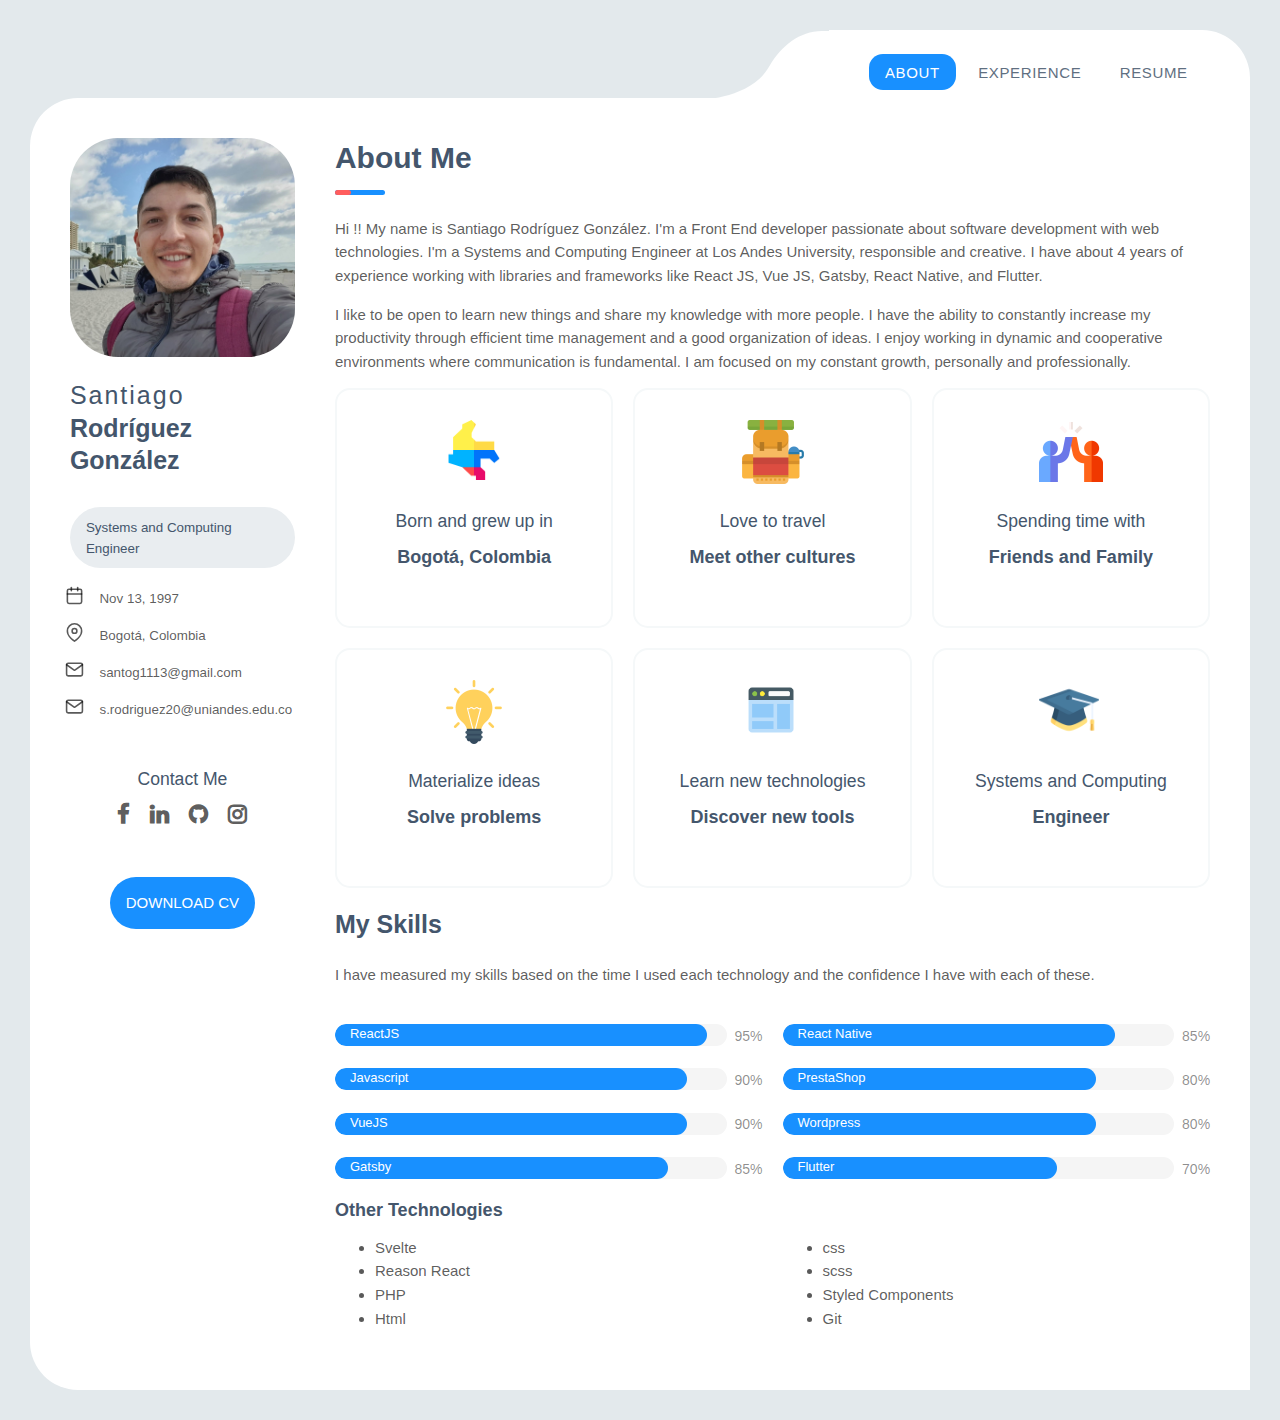
<file: index.html>
<!DOCTYPE html><html lang="en-US"><head><meta charSet="utf-8"/><meta http-equiv="x-ua-compatible" content="ie=edge"/><meta name="viewport" content="width=device-width, initial-scale=1, shrink-to-fit=no"/><style data-href="/styles.a1380623b04b4f9543c9.css">body,html{width:100%;height:100%}input::-ms-clear,input::-ms-reveal{display:none}*,:after,:before{box-sizing:border-box}html{font-family:sans-serif;line-height:1.15;-webkit-text-size-adjust:100%;-ms-text-size-adjust:100%;-ms-overflow-style:scrollbar;-webkit-tap-highlight-color:rgba(0,0,0,0)}@-ms-viewport{width:device-width}article,aside,dialog,figcaption,figure,footer,header,hgroup,main,nav,section{display:block}body{margin:0;color:rgba(0,0,0,.65);font-size:14px;font-family:-apple-system,BlinkMacSystemFont,Segoe UI,Roboto,Helvetica Neue,Arial,Noto Sans,sans-serif,Apple Color Emoji,Segoe UI Emoji,Segoe UI Symbol,Noto Color Emoji;font-variant:tabular-nums;line-height:1.5715;background-color:#fff;font-feature-settings:"tnum"}[tabindex="-1"]:focus{outline:none!important}hr{box-sizing:content-box;height:0;overflow:visible}h1,h2,h3,h4,h5,h6{color:rgba(0,0,0,.85);font-weight:500}p{margin-top:0;margin-bottom:1em}abbr[data-original-title],abbr[title]{text-decoration:underline;-webkit-text-decoration:underline dotted;text-decoration:underline dotted;border-bottom:0;cursor:help}address{margin-bottom:1em;font-style:normal;line-height:inherit}input[type=number],input[type=password],input[type=text],textarea{-webkit-appearance:none}dl,ol,ul{margin-top:0;margin-bottom:1em}ol ol,ol ul,ul ol,ul ul{margin-bottom:0}dt{font-weight:500}dd{margin-bottom:.5em;margin-left:0}blockquote{margin:0 0 1em}dfn{font-style:italic}b,strong{font-weight:bolder}small{font-size:80%}sub,sup{position:relative;font-size:75%;line-height:0;vertical-align:baseline}sub{bottom:-.25em}sup{top:-.5em}a{color:#1890ff;text-decoration:none;background-color:transparent;outline:none;cursor:pointer;transition:color .3s;-webkit-text-decoration-skip:objects}a:hover{color:#40a9ff}a:active{color:#096dd9}a:active,a:hover{text-decoration:none;outline:0}a[disabled]{color:rgba(0,0,0,.25);cursor:not-allowed;pointer-events:none}code,kbd,pre,samp{font-size:1em;font-family:SFMono-Regular,Consolas,Liberation Mono,Menlo,Courier,monospace}pre{margin-top:0;margin-bottom:1em;overflow:auto}figure{margin:0 0 1em}img{vertical-align:middle;border-style:none}svg:not(:root){overflow:hidden}[role=button],a,area,button,input:not([type=range]),label,select,summary,textarea{touch-action:manipulation}table{border-collapse:collapse}caption{padding-top:.75em;padding-bottom:.3em;color:rgba(0,0,0,.45);text-align:left;caption-side:bottom}th{text-align:inherit}button,input,optgroup,select,textarea{margin:0;color:inherit;font-size:inherit;font-family:inherit;line-height:inherit}button,input{overflow:visible}button,select{text-transform:none}[type=reset],[type=submit],button,html [type=button]{-webkit-appearance:button}[type=button]::-moz-focus-inner,[type=reset]::-moz-focus-inner,[type=submit]::-moz-focus-inner,button::-moz-focus-inner{padding:0;border-style:none}input[type=checkbox],input[type=radio]{box-sizing:border-box;padding:0}input[type=date],input[type=datetime-local],input[type=month],input[type=time]{-webkit-appearance:listbox}textarea{overflow:auto;resize:vertical}fieldset{min-width:0;margin:0;padding:0;border:0}legend{display:block;width:100%;max-width:100%;margin-bottom:.5em;padding:0;color:inherit;font-size:1.5em;line-height:inherit;white-space:normal}progress{vertical-align:baseline}[type=number]::-webkit-inner-spin-button,[type=number]::-webkit-outer-spin-button{height:auto}[type=search]{outline-offset:-2px;-webkit-appearance:none}[type=search]::-webkit-search-cancel-button,[type=search]::-webkit-search-decoration{-webkit-appearance:none}::-webkit-file-upload-button{font:inherit;-webkit-appearance:button}output{display:inline-block}summary{display:list-item}template{display:none}[hidden]{display:none!important}mark{padding:.2em;background-color:#feffe6}::selection{color:#fff;background:#1890ff}.clearfix:before{display:table;content:""}.clearfix:after{display:block;clear:both;content:""}.anticon{display:inline-block;color:inherit;font-style:normal;line-height:0;text-align:center;text-transform:none;vertical-align:-.125em;text-rendering:optimizeLegibility;-webkit-font-smoothing:antialiased;-moz-osx-font-smoothing:grayscale}.anticon>*{line-height:1}.anticon svg{display:inline-block}.anticon:before{display:none}.anticon .anticon-icon{display:block}.anticon[tabindex]{cursor:pointer}.anticon-spin,.anticon-spin:before{display:inline-block;animation:loadingCircle 1s linear infinite}.fade-appear,.fade-enter,.fade-leave{animation-duration:.2s;animation-fill-mode:both;animation-play-state:paused}.fade-appear.fade-appear-active,.fade-enter.fade-enter-active{animation-name:antFadeIn;animation-play-state:running}.fade-leave.fade-leave-active{animation-name:antFadeOut;animation-play-state:running;pointer-events:none}.fade-appear,.fade-enter{opacity:0}.fade-appear,.fade-enter,.fade-leave{animation-timing-function:linear}@keyframes antFadeIn{0%{opacity:0}to{opacity:1}}@keyframes antFadeOut{0%{opacity:1}to{opacity:0}}.move-up-appear,.move-up-enter,.move-up-leave{animation-duration:.2s;animation-fill-mode:both;animation-play-state:paused}.move-up-appear.move-up-appear-active,.move-up-enter.move-up-enter-active{animation-name:antMoveUpIn;animation-play-state:running}.move-up-leave.move-up-leave-active{animation-name:antMoveUpOut;animation-play-state:running;pointer-events:none}.move-up-appear,.move-up-enter{opacity:0;animation-timing-function:cubic-bezier(.08,.82,.17,1)}.move-up-leave{animation-timing-function:cubic-bezier(.6,.04,.98,.34)}.move-down-appear,.move-down-enter,.move-down-leave{animation-duration:.2s;animation-fill-mode:both;animation-play-state:paused}.move-down-appear.move-down-appear-active,.move-down-enter.move-down-enter-active{animation-name:antMoveDownIn;animation-play-state:running}.move-down-leave.move-down-leave-active{animation-name:antMoveDownOut;animation-play-state:running;pointer-events:none}.move-down-appear,.move-down-enter{opacity:0;animation-timing-function:cubic-bezier(.08,.82,.17,1)}.move-down-leave{animation-timing-function:cubic-bezier(.6,.04,.98,.34)}.move-left-appear,.move-left-enter,.move-left-leave{animation-duration:.2s;animation-fill-mode:both;animation-play-state:paused}.move-left-appear.move-left-appear-active,.move-left-enter.move-left-enter-active{animation-name:antMoveLeftIn;animation-play-state:running}.move-left-leave.move-left-leave-active{animation-name:antMoveLeftOut;animation-play-state:running;pointer-events:none}.move-left-appear,.move-left-enter{opacity:0;animation-timing-function:cubic-bezier(.08,.82,.17,1)}.move-left-leave{animation-timing-function:cubic-bezier(.6,.04,.98,.34)}.move-right-appear,.move-right-enter,.move-right-leave{animation-duration:.2s;animation-fill-mode:both;animation-play-state:paused}.move-right-appear.move-right-appear-active,.move-right-enter.move-right-enter-active{animation-name:antMoveRightIn;animation-play-state:running}.move-right-leave.move-right-leave-active{animation-name:antMoveRightOut;animation-play-state:running;pointer-events:none}.move-right-appear,.move-right-enter{opacity:0;animation-timing-function:cubic-bezier(.08,.82,.17,1)}.move-right-leave{animation-timing-function:cubic-bezier(.6,.04,.98,.34)}@keyframes antMoveDownIn{0%{transform:translateY(100%);transform-origin:0 0;opacity:0}to{transform:translateY(0);transform-origin:0 0;opacity:1}}@keyframes antMoveDownOut{0%{transform:translateY(0);transform-origin:0 0;opacity:1}to{transform:translateY(100%);transform-origin:0 0;opacity:0}}@keyframes antMoveLeftIn{0%{transform:translateX(-100%);transform-origin:0 0;opacity:0}to{transform:translateX(0);transform-origin:0 0;opacity:1}}@keyframes antMoveLeftOut{0%{transform:translateX(0);transform-origin:0 0;opacity:1}to{transform:translateX(-100%);transform-origin:0 0;opacity:0}}@keyframes antMoveRightIn{0%{transform:translateX(100%);transform-origin:0 0;opacity:0}to{transform:translateX(0);transform-origin:0 0;opacity:1}}@keyframes antMoveRightOut{0%{transform:translateX(0);transform-origin:0 0;opacity:1}to{transform:translateX(100%);transform-origin:0 0;opacity:0}}@keyframes antMoveUpIn{0%{transform:translateY(-100%);transform-origin:0 0;opacity:0}to{transform:translateY(0);transform-origin:0 0;opacity:1}}@keyframes antMoveUpOut{0%{transform:translateY(0);transform-origin:0 0;opacity:1}to{transform:translateY(-100%);transform-origin:0 0;opacity:0}}@keyframes loadingCircle{to{transform:rotate(1turn)}}[ant-click-animating-without-extra-node=true],[ant-click-animating=true]{position:relative}html{--antd-wave-shadow-color:#1890ff}.ant-click-animating-node,[ant-click-animating-without-extra-node=true]:after{position:absolute;top:0;right:0;bottom:0;left:0;display:block;border-radius:inherit;box-shadow:0 0 0 0 #1890ff;box-shadow:0 0 0 0 var(--antd-wave-shadow-color);opacity:.2;animation:fadeEffect 2s cubic-bezier(.08,.82,.17,1),waveEffect .4s cubic-bezier(.08,.82,.17,1);animation-fill-mode:forwards;content:"";pointer-events:none}@keyframes waveEffect{to{box-shadow:0 0 0 #1890ff;box-shadow:0 0 0 6px var(--antd-wave-shadow-color)}}@keyframes fadeEffect{to{opacity:0}}.slide-up-appear,.slide-up-enter,.slide-up-leave{animation-duration:.2s;animation-fill-mode:both;animation-play-state:paused}.slide-up-appear.slide-up-appear-active,.slide-up-enter.slide-up-enter-active{animation-name:antSlideUpIn;animation-play-state:running}.slide-up-leave.slide-up-leave-active{animation-name:antSlideUpOut;animation-play-state:running;pointer-events:none}.slide-up-appear,.slide-up-enter{opacity:0;animation-timing-function:cubic-bezier(.23,1,.32,1)}.slide-up-leave{animation-timing-function:cubic-bezier(.755,.05,.855,.06)}.slide-down-appear,.slide-down-enter,.slide-down-leave{animation-duration:.2s;animation-fill-mode:both;animation-play-state:paused}.slide-down-appear.slide-down-appear-active,.slide-down-enter.slide-down-enter-active{animation-name:antSlideDownIn;animation-play-state:running}.slide-down-leave.slide-down-leave-active{animation-name:antSlideDownOut;animation-play-state:running;pointer-events:none}.slide-down-appear,.slide-down-enter{opacity:0;animation-timing-function:cubic-bezier(.23,1,.32,1)}.slide-down-leave{animation-timing-function:cubic-bezier(.755,.05,.855,.06)}.slide-left-appear,.slide-left-enter,.slide-left-leave{animation-duration:.2s;animation-fill-mode:both;animation-play-state:paused}.slide-left-appear.slide-left-appear-active,.slide-left-enter.slide-left-enter-active{animation-name:antSlideLeftIn;animation-play-state:running}.slide-left-leave.slide-left-leave-active{animation-name:antSlideLeftOut;animation-play-state:running;pointer-events:none}.slide-left-appear,.slide-left-enter{opacity:0;animation-timing-function:cubic-bezier(.23,1,.32,1)}.slide-left-leave{animation-timing-function:cubic-bezier(.755,.05,.855,.06)}.slide-right-appear,.slide-right-enter,.slide-right-leave{animation-duration:.2s;animation-fill-mode:both;animation-play-state:paused}.slide-right-appear.slide-right-appear-active,.slide-right-enter.slide-right-enter-active{animation-name:antSlideRightIn;animation-play-state:running}.slide-right-leave.slide-right-leave-active{animation-name:antSlideRightOut;animation-play-state:running;pointer-events:none}.slide-right-appear,.slide-right-enter{opacity:0;animation-timing-function:cubic-bezier(.23,1,.32,1)}.slide-right-leave{animation-timing-function:cubic-bezier(.755,.05,.855,.06)}@keyframes antSlideUpIn{0%{transform:scaleY(.8);transform-origin:0 0;opacity:0}to{transform:scaleY(1);transform-origin:0 0;opacity:1}}@keyframes antSlideUpOut{0%{transform:scaleY(1);transform-origin:0 0;opacity:1}to{transform:scaleY(.8);transform-origin:0 0;opacity:0}}@keyframes antSlideDownIn{0%{transform:scaleY(.8);transform-origin:100% 100%;opacity:0}to{transform:scaleY(1);transform-origin:100% 100%;opacity:1}}@keyframes antSlideDownOut{0%{transform:scaleY(1);transform-origin:100% 100%;opacity:1}to{transform:scaleY(.8);transform-origin:100% 100%;opacity:0}}@keyframes antSlideLeftIn{0%{transform:scaleX(.8);transform-origin:0 0;opacity:0}to{transform:scaleX(1);transform-origin:0 0;opacity:1}}@keyframes antSlideLeftOut{0%{transform:scaleX(1);transform-origin:0 0;opacity:1}to{transform:scaleX(.8);transform-origin:0 0;opacity:0}}@keyframes antSlideRightIn{0%{transform:scaleX(.8);transform-origin:100% 0;opacity:0}to{transform:scaleX(1);transform-origin:100% 0;opacity:1}}@keyframes antSlideRightOut{0%{transform:scaleX(1);transform-origin:100% 0;opacity:1}to{transform:scaleX(.8);transform-origin:100% 0;opacity:0}}.zoom-appear,.zoom-enter,.zoom-leave{animation-duration:.2s;animation-fill-mode:both;animation-play-state:paused}.zoom-appear.zoom-appear-active,.zoom-enter.zoom-enter-active{animation-name:antZoomIn;animation-play-state:running}.zoom-leave.zoom-leave-active{animation-name:antZoomOut;animation-play-state:running;pointer-events:none}.zoom-appear,.zoom-enter{transform:scale(0);opacity:0;animation-timing-function:cubic-bezier(.08,.82,.17,1)}.zoom-leave{animation-timing-function:cubic-bezier(.78,.14,.15,.86)}.zoom-big-appear,.zoom-big-enter,.zoom-big-leave{animation-duration:.2s;animation-fill-mode:both;animation-play-state:paused}.zoom-big-appear.zoom-big-appear-active,.zoom-big-enter.zoom-big-enter-active{animation-name:antZoomBigIn;animation-play-state:running}.zoom-big-leave.zoom-big-leave-active{animation-name:antZoomBigOut;animation-play-state:running;pointer-events:none}.zoom-big-appear,.zoom-big-enter{transform:scale(0);opacity:0;animation-timing-function:cubic-bezier(.08,.82,.17,1)}.zoom-big-leave{animation-timing-function:cubic-bezier(.78,.14,.15,.86)}.zoom-big-fast-appear,.zoom-big-fast-enter,.zoom-big-fast-leave{animation-duration:.1s;animation-fill-mode:both;animation-play-state:paused}.zoom-big-fast-appear.zoom-big-fast-appear-active,.zoom-big-fast-enter.zoom-big-fast-enter-active{animation-name:antZoomBigIn;animation-play-state:running}.zoom-big-fast-leave.zoom-big-fast-leave-active{animation-name:antZoomBigOut;animation-play-state:running;pointer-events:none}.zoom-big-fast-appear,.zoom-big-fast-enter{transform:scale(0);opacity:0;animation-timing-function:cubic-bezier(.08,.82,.17,1)}.zoom-big-fast-leave{animation-timing-function:cubic-bezier(.78,.14,.15,.86)}.zoom-up-appear,.zoom-up-enter,.zoom-up-leave{animation-duration:.2s;animation-fill-mode:both;animation-play-state:paused}.zoom-up-appear.zoom-up-appear-active,.zoom-up-enter.zoom-up-enter-active{animation-name:antZoomUpIn;animation-play-state:running}.zoom-up-leave.zoom-up-leave-active{animation-name:antZoomUpOut;animation-play-state:running;pointer-events:none}.zoom-up-appear,.zoom-up-enter{transform:scale(0);opacity:0;animation-timing-function:cubic-bezier(.08,.82,.17,1)}.zoom-up-leave{animation-timing-function:cubic-bezier(.78,.14,.15,.86)}.zoom-down-appear,.zoom-down-enter,.zoom-down-leave{animation-duration:.2s;animation-fill-mode:both;animation-play-state:paused}.zoom-down-appear.zoom-down-appear-active,.zoom-down-enter.zoom-down-enter-active{animation-name:antZoomDownIn;animation-play-state:running}.zoom-down-leave.zoom-down-leave-active{animation-name:antZoomDownOut;animation-play-state:running;pointer-events:none}.zoom-down-appear,.zoom-down-enter{transform:scale(0);opacity:0;animation-timing-function:cubic-bezier(.08,.82,.17,1)}.zoom-down-leave{animation-timing-function:cubic-bezier(.78,.14,.15,.86)}.zoom-left-appear,.zoom-left-enter,.zoom-left-leave{animation-duration:.2s;animation-fill-mode:both;animation-play-state:paused}.zoom-left-appear.zoom-left-appear-active,.zoom-left-enter.zoom-left-enter-active{animation-name:antZoomLeftIn;animation-play-state:running}.zoom-left-leave.zoom-left-leave-active{animation-name:antZoomLeftOut;animation-play-state:running;pointer-events:none}.zoom-left-appear,.zoom-left-enter{transform:scale(0);opacity:0;animation-timing-function:cubic-bezier(.08,.82,.17,1)}.zoom-left-leave{animation-timing-function:cubic-bezier(.78,.14,.15,.86)}.zoom-right-appear,.zoom-right-enter,.zoom-right-leave{animation-duration:.2s;animation-fill-mode:both;animation-play-state:paused}.zoom-right-appear.zoom-right-appear-active,.zoom-right-enter.zoom-right-enter-active{animation-name:antZoomRightIn;animation-play-state:running}.zoom-right-leave.zoom-right-leave-active{animation-name:antZoomRightOut;animation-play-state:running;pointer-events:none}.zoom-right-appear,.zoom-right-enter{transform:scale(0);opacity:0;animation-timing-function:cubic-bezier(.08,.82,.17,1)}.zoom-right-leave{animation-timing-function:cubic-bezier(.78,.14,.15,.86)}@keyframes antZoomIn{0%{transform:scale(.2);opacity:0}to{transform:scale(1);opacity:1}}@keyframes antZoomOut{0%{transform:scale(1)}to{transform:scale(.2);opacity:0}}@keyframes antZoomBigIn{0%{transform:scale(.8);opacity:0}to{transform:scale(1);opacity:1}}@keyframes antZoomBigOut{0%{transform:scale(1)}to{transform:scale(.8);opacity:0}}@keyframes antZoomUpIn{0%{transform:scale(.8);transform-origin:50% 0;opacity:0}to{transform:scale(1);transform-origin:50% 0}}@keyframes antZoomUpOut{0%{transform:scale(1);transform-origin:50% 0}to{transform:scale(.8);transform-origin:50% 0;opacity:0}}@keyframes antZoomLeftIn{0%{transform:scale(.8);transform-origin:0 50%;opacity:0}to{transform:scale(1);transform-origin:0 50%}}@keyframes antZoomLeftOut{0%{transform:scale(1);transform-origin:0 50%}to{transform:scale(.8);transform-origin:0 50%;opacity:0}}@keyframes antZoomRightIn{0%{transform:scale(.8);transform-origin:100% 50%;opacity:0}to{transform:scale(1);transform-origin:100% 50%}}@keyframes antZoomRightOut{0%{transform:scale(1);transform-origin:100% 50%}to{transform:scale(.8);transform-origin:100% 50%;opacity:0}}@keyframes antZoomDownIn{0%{transform:scale(.8);transform-origin:50% 100%;opacity:0}to{transform:scale(1);transform-origin:50% 100%}}@keyframes antZoomDownOut{0%{transform:scale(1);transform-origin:50% 100%}to{transform:scale(.8);transform-origin:50% 100%;opacity:0}}.ant-motion-collapse-legacy{overflow:hidden}.ant-motion-collapse,.ant-motion-collapse-legacy-active{transition:height .15s cubic-bezier(.645,.045,.355,1),opacity .15s cubic-bezier(.645,.045,.355,1)!important}.ant-motion-collapse{overflow:hidden}.ant-layout{display:flex;flex:auto;flex-direction:column;min-height:0;background:#f0f2f5}.ant-layout,.ant-layout *{box-sizing:border-box}.ant-layout.ant-layout-has-sider{flex-direction:row}.ant-layout.ant-layout-has-sider>.ant-layout,.ant-layout.ant-layout-has-sider>.ant-layout-content{overflow-x:hidden}.ant-layout-footer,.ant-layout-header{flex:0 0 auto}.ant-layout-header{height:64px;padding:0 50px;color:rgba(0,0,0,.65);line-height:64px;background:#001529}.ant-layout-footer{padding:24px 50px;color:rgba(0,0,0,.65);font-size:14px;background:#f0f2f5}.ant-layout-content{flex:auto;min-height:0}.ant-layout-sider{position:relative;min-width:0;background:#001529;transition:all .2s}.ant-layout-sider-children{height:100%;margin-top:-.1px;padding-top:.1px}.ant-layout-sider-has-trigger{padding-bottom:48px}.ant-layout-sider-right{order:1}.ant-layout-sider-trigger{position:fixed;bottom:0;z-index:1;height:48px;color:#fff;line-height:48px;text-align:center;background:#002140;cursor:pointer;transition:all .2s}.ant-layout-sider-zero-width>*{overflow:hidden}.ant-layout-sider-zero-width-trigger{position:absolute;top:64px;right:-36px;z-index:1;width:36px;height:42px;color:#fff;font-size:18px;line-height:42px;text-align:center;background:#001529;border-radius:0 2px 2px 0;cursor:pointer;transition:background .3s ease}.ant-layout-sider-zero-width-trigger:hover{background:#192c3e}.ant-layout-sider-zero-width-trigger-right{left:-36px;border-radius:2px 0 0 2px}.ant-layout-sider-light{background:#fff}.ant-layout-sider-light .ant-layout-sider-trigger,.ant-layout-sider-light .ant-layout-sider-zero-width-trigger{color:rgba(0,0,0,.65);background:#fff}

/*!
 *  Font Awesome 4.7.0 by @davegandy - http://fontawesome.io - @fontawesome
 *  License - http://fontawesome.io/license (Font: SIL OFL 1.1, CSS: MIT License)
 */@font-face{font-family:FontAwesome;src:url(/static/fontawesome-webfont-674f50d287a8c48dc19ba404d20fe713.eot);src:url(/static/fontawesome-webfont-674f50d287a8c48dc19ba404d20fe713.eot?#iefix&v=4.7.0) format("embedded-opentype"),url(/static/fontawesome-webfont-af7ae505a9eed503f8b8e6982036873e.woff2) format("woff2"),url(/static/fontawesome-webfont-fee66e712a8a08eef5805a46892932ad.woff) format("woff"),url(/static/fontawesome-webfont-b06871f281fee6b241d60582ae9369b9.ttf) format("truetype"),url(/static/fontawesome-webfont-912ec66d7572ff821749319396470bde.svg#fontawesomeregular) format("svg");font-weight:400;font-style:normal}.fa{display:inline-block;font:normal normal normal 14px/1 FontAwesome;font-size:inherit;text-rendering:auto;-webkit-font-smoothing:antialiased;-moz-osx-font-smoothing:grayscale}.fa-lg{font-size:1.33333333em;line-height:.75em;vertical-align:-15%}.fa-2x{font-size:2em}.fa-3x{font-size:3em}.fa-4x{font-size:4em}.fa-5x{font-size:5em}.fa-fw{width:1.28571429em;text-align:center}.fa-ul{padding-left:0;margin-left:2.14285714em;list-style-type:none}.fa-ul>li{position:relative}.fa-li{position:absolute;left:-2.14285714em;width:2.14285714em;top:.14285714em;text-align:center}.fa-li.fa-lg{left:-1.85714286em}.fa-border{padding:.2em .25em .15em;border:.08em solid #eee;border-radius:.1em}.fa-pull-left{float:left}.fa-pull-right{float:right}.fa.fa-pull-left{margin-right:.3em}.fa.fa-pull-right{margin-left:.3em}.pull-right{float:right}.pull-left{float:left}.fa.pull-left{margin-right:.3em}.fa.pull-right{margin-left:.3em}.fa-spin{animation:fa-spin 2s linear infinite}.fa-pulse{animation:fa-spin 1s steps(8) infinite}@keyframes fa-spin{0%{transform:rotate(0deg)}to{transform:rotate(359deg)}}.fa-rotate-90{-ms-filter:"progid:DXImageTransform.Microsoft.BasicImage(rotation=1)";transform:rotate(90deg)}.fa-rotate-180{-ms-filter:"progid:DXImageTransform.Microsoft.BasicImage(rotation=2)";transform:rotate(180deg)}.fa-rotate-270{-ms-filter:"progid:DXImageTransform.Microsoft.BasicImage(rotation=3)";transform:rotate(270deg)}.fa-flip-horizontal{-ms-filter:"progid:DXImageTransform.Microsoft.BasicImage(rotation=0, mirror=1)";transform:scaleX(-1)}.fa-flip-vertical{-ms-filter:"progid:DXImageTransform.Microsoft.BasicImage(rotation=2, mirror=1)";transform:scaleY(-1)}:root .fa-flip-horizontal,:root .fa-flip-vertical,:root .fa-rotate-90,:root .fa-rotate-180,:root .fa-rotate-270{-webkit-filter:none;filter:none}.fa-stack{position:relative;display:inline-block;width:2em;height:2em;line-height:2em;vertical-align:middle}.fa-stack-1x,.fa-stack-2x{position:absolute;left:0;width:100%;text-align:center}.fa-stack-1x{line-height:inherit}.fa-stack-2x{font-size:2em}.fa-inverse{color:#fff}.fa-glass:before{content:"\F000"}.fa-music:before{content:"\F001"}.fa-search:before{content:"\F002"}.fa-envelope-o:before{content:"\F003"}.fa-heart:before{content:"\F004"}.fa-star:before{content:"\F005"}.fa-star-o:before{content:"\F006"}.fa-user:before{content:"\F007"}.fa-film:before{content:"\F008"}.fa-th-large:before{content:"\F009"}.fa-th:before{content:"\F00A"}.fa-th-list:before{content:"\F00B"}.fa-check:before{content:"\F00C"}.fa-close:before,.fa-remove:before,.fa-times:before{content:"\F00D"}.fa-search-plus:before{content:"\F00E"}.fa-search-minus:before{content:"\F010"}.fa-power-off:before{content:"\F011"}.fa-signal:before{content:"\F012"}.fa-cog:before,.fa-gear:before{content:"\F013"}.fa-trash-o:before{content:"\F014"}.fa-home:before{content:"\F015"}.fa-file-o:before{content:"\F016"}.fa-clock-o:before{content:"\F017"}.fa-road:before{content:"\F018"}.fa-download:before{content:"\F019"}.fa-arrow-circle-o-down:before{content:"\F01A"}.fa-arrow-circle-o-up:before{content:"\F01B"}.fa-inbox:before{content:"\F01C"}.fa-play-circle-o:before{content:"\F01D"}.fa-repeat:before,.fa-rotate-right:before{content:"\F01E"}.fa-refresh:before{content:"\F021"}.fa-list-alt:before{content:"\F022"}.fa-lock:before{content:"\F023"}.fa-flag:before{content:"\F024"}.fa-headphones:before{content:"\F025"}.fa-volume-off:before{content:"\F026"}.fa-volume-down:before{content:"\F027"}.fa-volume-up:before{content:"\F028"}.fa-qrcode:before{content:"\F029"}.fa-barcode:before{content:"\F02A"}.fa-tag:before{content:"\F02B"}.fa-tags:before{content:"\F02C"}.fa-book:before{content:"\F02D"}.fa-bookmark:before{content:"\F02E"}.fa-print:before{content:"\F02F"}.fa-camera:before{content:"\F030"}.fa-font:before{content:"\F031"}.fa-bold:before{content:"\F032"}.fa-italic:before{content:"\F033"}.fa-text-height:before{content:"\F034"}.fa-text-width:before{content:"\F035"}.fa-align-left:before{content:"\F036"}.fa-align-center:before{content:"\F037"}.fa-align-right:before{content:"\F038"}.fa-align-justify:before{content:"\F039"}.fa-list:before{content:"\F03A"}.fa-dedent:before,.fa-outdent:before{content:"\F03B"}.fa-indent:before{content:"\F03C"}.fa-video-camera:before{content:"\F03D"}.fa-image:before,.fa-photo:before,.fa-picture-o:before{content:"\F03E"}.fa-pencil:before{content:"\F040"}.fa-map-marker:before{content:"\F041"}.fa-adjust:before{content:"\F042"}.fa-tint:before{content:"\F043"}.fa-edit:before,.fa-pencil-square-o:before{content:"\F044"}.fa-share-square-o:before{content:"\F045"}.fa-check-square-o:before{content:"\F046"}.fa-arrows:before{content:"\F047"}.fa-step-backward:before{content:"\F048"}.fa-fast-backward:before{content:"\F049"}.fa-backward:before{content:"\F04A"}.fa-play:before{content:"\F04B"}.fa-pause:before{content:"\F04C"}.fa-stop:before{content:"\F04D"}.fa-forward:before{content:"\F04E"}.fa-fast-forward:before{content:"\F050"}.fa-step-forward:before{content:"\F051"}.fa-eject:before{content:"\F052"}.fa-chevron-left:before{content:"\F053"}.fa-chevron-right:before{content:"\F054"}.fa-plus-circle:before{content:"\F055"}.fa-minus-circle:before{content:"\F056"}.fa-times-circle:before{content:"\F057"}.fa-check-circle:before{content:"\F058"}.fa-question-circle:before{content:"\F059"}.fa-info-circle:before{content:"\F05A"}.fa-crosshairs:before{content:"\F05B"}.fa-times-circle-o:before{content:"\F05C"}.fa-check-circle-o:before{content:"\F05D"}.fa-ban:before{content:"\F05E"}.fa-arrow-left:before{content:"\F060"}.fa-arrow-right:before{content:"\F061"}.fa-arrow-up:before{content:"\F062"}.fa-arrow-down:before{content:"\F063"}.fa-mail-forward:before,.fa-share:before{content:"\F064"}.fa-expand:before{content:"\F065"}.fa-compress:before{content:"\F066"}.fa-plus:before{content:"\F067"}.fa-minus:before{content:"\F068"}.fa-asterisk:before{content:"\F069"}.fa-exclamation-circle:before{content:"\F06A"}.fa-gift:before{content:"\F06B"}.fa-leaf:before{content:"\F06C"}.fa-fire:before{content:"\F06D"}.fa-eye:before{content:"\F06E"}.fa-eye-slash:before{content:"\F070"}.fa-exclamation-triangle:before,.fa-warning:before{content:"\F071"}.fa-plane:before{content:"\F072"}.fa-calendar:before{content:"\F073"}.fa-random:before{content:"\F074"}.fa-comment:before{content:"\F075"}.fa-magnet:before{content:"\F076"}.fa-chevron-up:before{content:"\F077"}.fa-chevron-down:before{content:"\F078"}.fa-retweet:before{content:"\F079"}.fa-shopping-cart:before{content:"\F07A"}.fa-folder:before{content:"\F07B"}.fa-folder-open:before{content:"\F07C"}.fa-arrows-v:before{content:"\F07D"}.fa-arrows-h:before{content:"\F07E"}.fa-bar-chart-o:before,.fa-bar-chart:before{content:"\F080"}.fa-twitter-square:before{content:"\F081"}.fa-facebook-square:before{content:"\F082"}.fa-camera-retro:before{content:"\F083"}.fa-key:before{content:"\F084"}.fa-cogs:before,.fa-gears:before{content:"\F085"}.fa-comments:before{content:"\F086"}.fa-thumbs-o-up:before{content:"\F087"}.fa-thumbs-o-down:before{content:"\F088"}.fa-star-half:before{content:"\F089"}.fa-heart-o:before{content:"\F08A"}.fa-sign-out:before{content:"\F08B"}.fa-linkedin-square:before{content:"\F08C"}.fa-thumb-tack:before{content:"\F08D"}.fa-external-link:before{content:"\F08E"}.fa-sign-in:before{content:"\F090"}.fa-trophy:before{content:"\F091"}.fa-github-square:before{content:"\F092"}.fa-upload:before{content:"\F093"}.fa-lemon-o:before{content:"\F094"}.fa-phone:before{content:"\F095"}.fa-square-o:before{content:"\F096"}.fa-bookmark-o:before{content:"\F097"}.fa-phone-square:before{content:"\F098"}.fa-twitter:before{content:"\F099"}.fa-facebook-f:before,.fa-facebook:before{content:"\F09A"}.fa-github:before{content:"\F09B"}.fa-unlock:before{content:"\F09C"}.fa-credit-card:before{content:"\F09D"}.fa-feed:before,.fa-rss:before{content:"\F09E"}.fa-hdd-o:before{content:"\F0A0"}.fa-bullhorn:before{content:"\F0A1"}.fa-bell:before{content:"\F0F3"}.fa-certificate:before{content:"\F0A3"}.fa-hand-o-right:before{content:"\F0A4"}.fa-hand-o-left:before{content:"\F0A5"}.fa-hand-o-up:before{content:"\F0A6"}.fa-hand-o-down:before{content:"\F0A7"}.fa-arrow-circle-left:before{content:"\F0A8"}.fa-arrow-circle-right:before{content:"\F0A9"}.fa-arrow-circle-up:before{content:"\F0AA"}.fa-arrow-circle-down:before{content:"\F0AB"}.fa-globe:before{content:"\F0AC"}.fa-wrench:before{content:"\F0AD"}.fa-tasks:before{content:"\F0AE"}.fa-filter:before{content:"\F0B0"}.fa-briefcase:before{content:"\F0B1"}.fa-arrows-alt:before{content:"\F0B2"}.fa-group:before,.fa-users:before{content:"\F0C0"}.fa-chain:before,.fa-link:before{content:"\F0C1"}.fa-cloud:before{content:"\F0C2"}.fa-flask:before{content:"\F0C3"}.fa-cut:before,.fa-scissors:before{content:"\F0C4"}.fa-copy:before,.fa-files-o:before{content:"\F0C5"}.fa-paperclip:before{content:"\F0C6"}.fa-floppy-o:before,.fa-save:before{content:"\F0C7"}.fa-square:before{content:"\F0C8"}.fa-bars:before,.fa-navicon:before,.fa-reorder:before{content:"\F0C9"}.fa-list-ul:before{content:"\F0CA"}.fa-list-ol:before{content:"\F0CB"}.fa-strikethrough:before{content:"\F0CC"}.fa-underline:before{content:"\F0CD"}.fa-table:before{content:"\F0CE"}.fa-magic:before{content:"\F0D0"}.fa-truck:before{content:"\F0D1"}.fa-pinterest:before{content:"\F0D2"}.fa-pinterest-square:before{content:"\F0D3"}.fa-google-plus-square:before{content:"\F0D4"}.fa-google-plus:before{content:"\F0D5"}.fa-money:before{content:"\F0D6"}.fa-caret-down:before{content:"\F0D7"}.fa-caret-up:before{content:"\F0D8"}.fa-caret-left:before{content:"\F0D9"}.fa-caret-right:before{content:"\F0DA"}.fa-columns:before{content:"\F0DB"}.fa-sort:before,.fa-unsorted:before{content:"\F0DC"}.fa-sort-desc:before,.fa-sort-down:before{content:"\F0DD"}.fa-sort-asc:before,.fa-sort-up:before{content:"\F0DE"}.fa-envelope:before{content:"\F0E0"}.fa-linkedin:before{content:"\F0E1"}.fa-rotate-left:before,.fa-undo:before{content:"\F0E2"}.fa-gavel:before,.fa-legal:before{content:"\F0E3"}.fa-dashboard:before,.fa-tachometer:before{content:"\F0E4"}.fa-comment-o:before{content:"\F0E5"}.fa-comments-o:before{content:"\F0E6"}.fa-bolt:before,.fa-flash:before{content:"\F0E7"}.fa-sitemap:before{content:"\F0E8"}.fa-umbrella:before{content:"\F0E9"}.fa-clipboard:before,.fa-paste:before{content:"\F0EA"}.fa-lightbulb-o:before{content:"\F0EB"}.fa-exchange:before{content:"\F0EC"}.fa-cloud-download:before{content:"\F0ED"}.fa-cloud-upload:before{content:"\F0EE"}.fa-user-md:before{content:"\F0F0"}.fa-stethoscope:before{content:"\F0F1"}.fa-suitcase:before{content:"\F0F2"}.fa-bell-o:before{content:"\F0A2"}.fa-coffee:before{content:"\F0F4"}.fa-cutlery:before{content:"\F0F5"}.fa-file-text-o:before{content:"\F0F6"}.fa-building-o:before{content:"\F0F7"}.fa-hospital-o:before{content:"\F0F8"}.fa-ambulance:before{content:"\F0F9"}.fa-medkit:before{content:"\F0FA"}.fa-fighter-jet:before{content:"\F0FB"}.fa-beer:before{content:"\F0FC"}.fa-h-square:before{content:"\F0FD"}.fa-plus-square:before{content:"\F0FE"}.fa-angle-double-left:before{content:"\F100"}.fa-angle-double-right:before{content:"\F101"}.fa-angle-double-up:before{content:"\F102"}.fa-angle-double-down:before{content:"\F103"}.fa-angle-left:before{content:"\F104"}.fa-angle-right:before{content:"\F105"}.fa-angle-up:before{content:"\F106"}.fa-angle-down:before{content:"\F107"}.fa-desktop:before{content:"\F108"}.fa-laptop:before{content:"\F109"}.fa-tablet:before{content:"\F10A"}.fa-mobile-phone:before,.fa-mobile:before{content:"\F10B"}.fa-circle-o:before{content:"\F10C"}.fa-quote-left:before{content:"\F10D"}.fa-quote-right:before{content:"\F10E"}.fa-spinner:before{content:"\F110"}.fa-circle:before{content:"\F111"}.fa-mail-reply:before,.fa-reply:before{content:"\F112"}.fa-github-alt:before{content:"\F113"}.fa-folder-o:before{content:"\F114"}.fa-folder-open-o:before{content:"\F115"}.fa-smile-o:before{content:"\F118"}.fa-frown-o:before{content:"\F119"}.fa-meh-o:before{content:"\F11A"}.fa-gamepad:before{content:"\F11B"}.fa-keyboard-o:before{content:"\F11C"}.fa-flag-o:before{content:"\F11D"}.fa-flag-checkered:before{content:"\F11E"}.fa-terminal:before{content:"\F120"}.fa-code:before{content:"\F121"}.fa-mail-reply-all:before,.fa-reply-all:before{content:"\F122"}.fa-star-half-empty:before,.fa-star-half-full:before,.fa-star-half-o:before{content:"\F123"}.fa-location-arrow:before{content:"\F124"}.fa-crop:before{content:"\F125"}.fa-code-fork:before{content:"\F126"}.fa-chain-broken:before,.fa-unlink:before{content:"\F127"}.fa-question:before{content:"\F128"}.fa-info:before{content:"\F129"}.fa-exclamation:before{content:"\F12A"}.fa-superscript:before{content:"\F12B"}.fa-subscript:before{content:"\F12C"}.fa-eraser:before{content:"\F12D"}.fa-puzzle-piece:before{content:"\F12E"}.fa-microphone:before{content:"\F130"}.fa-microphone-slash:before{content:"\F131"}.fa-shield:before{content:"\F132"}.fa-calendar-o:before{content:"\F133"}.fa-fire-extinguisher:before{content:"\F134"}.fa-rocket:before{content:"\F135"}.fa-maxcdn:before{content:"\F136"}.fa-chevron-circle-left:before{content:"\F137"}.fa-chevron-circle-right:before{content:"\F138"}.fa-chevron-circle-up:before{content:"\F139"}.fa-chevron-circle-down:before{content:"\F13A"}.fa-html5:before{content:"\F13B"}.fa-css3:before{content:"\F13C"}.fa-anchor:before{content:"\F13D"}.fa-unlock-alt:before{content:"\F13E"}.fa-bullseye:before{content:"\F140"}.fa-ellipsis-h:before{content:"\F141"}.fa-ellipsis-v:before{content:"\F142"}.fa-rss-square:before{content:"\F143"}.fa-play-circle:before{content:"\F144"}.fa-ticket:before{content:"\F145"}.fa-minus-square:before{content:"\F146"}.fa-minus-square-o:before{content:"\F147"}.fa-level-up:before{content:"\F148"}.fa-level-down:before{content:"\F149"}.fa-check-square:before{content:"\F14A"}.fa-pencil-square:before{content:"\F14B"}.fa-external-link-square:before{content:"\F14C"}.fa-share-square:before{content:"\F14D"}.fa-compass:before{content:"\F14E"}.fa-caret-square-o-down:before,.fa-toggle-down:before{content:"\F150"}.fa-caret-square-o-up:before,.fa-toggle-up:before{content:"\F151"}.fa-caret-square-o-right:before,.fa-toggle-right:before{content:"\F152"}.fa-eur:before,.fa-euro:before{content:"\F153"}.fa-gbp:before{content:"\F154"}.fa-dollar:before,.fa-usd:before{content:"\F155"}.fa-inr:before,.fa-rupee:before{content:"\F156"}.fa-cny:before,.fa-jpy:before,.fa-rmb:before,.fa-yen:before{content:"\F157"}.fa-rouble:before,.fa-rub:before,.fa-ruble:before{content:"\F158"}.fa-krw:before,.fa-won:before{content:"\F159"}.fa-bitcoin:before,.fa-btc:before{content:"\F15A"}.fa-file:before{content:"\F15B"}.fa-file-text:before{content:"\F15C"}.fa-sort-alpha-asc:before{content:"\F15D"}.fa-sort-alpha-desc:before{content:"\F15E"}.fa-sort-amount-asc:before{content:"\F160"}.fa-sort-amount-desc:before{content:"\F161"}.fa-sort-numeric-asc:before{content:"\F162"}.fa-sort-numeric-desc:before{content:"\F163"}.fa-thumbs-up:before{content:"\F164"}.fa-thumbs-down:before{content:"\F165"}.fa-youtube-square:before{content:"\F166"}.fa-youtube:before{content:"\F167"}.fa-xing:before{content:"\F168"}.fa-xing-square:before{content:"\F169"}.fa-youtube-play:before{content:"\F16A"}.fa-dropbox:before{content:"\F16B"}.fa-stack-overflow:before{content:"\F16C"}.fa-instagram:before{content:"\F16D"}.fa-flickr:before{content:"\F16E"}.fa-adn:before{content:"\F170"}.fa-bitbucket:before{content:"\F171"}.fa-bitbucket-square:before{content:"\F172"}.fa-tumblr:before{content:"\F173"}.fa-tumblr-square:before{content:"\F174"}.fa-long-arrow-down:before{content:"\F175"}.fa-long-arrow-up:before{content:"\F176"}.fa-long-arrow-left:before{content:"\F177"}.fa-long-arrow-right:before{content:"\F178"}.fa-apple:before{content:"\F179"}.fa-windows:before{content:"\F17A"}.fa-android:before{content:"\F17B"}.fa-linux:before{content:"\F17C"}.fa-dribbble:before{content:"\F17D"}.fa-skype:before{content:"\F17E"}.fa-foursquare:before{content:"\F180"}.fa-trello:before{content:"\F181"}.fa-female:before{content:"\F182"}.fa-male:before{content:"\F183"}.fa-gittip:before,.fa-gratipay:before{content:"\F184"}.fa-sun-o:before{content:"\F185"}.fa-moon-o:before{content:"\F186"}.fa-archive:before{content:"\F187"}.fa-bug:before{content:"\F188"}.fa-vk:before{content:"\F189"}.fa-weibo:before{content:"\F18A"}.fa-renren:before{content:"\F18B"}.fa-pagelines:before{content:"\F18C"}.fa-stack-exchange:before{content:"\F18D"}.fa-arrow-circle-o-right:before{content:"\F18E"}.fa-arrow-circle-o-left:before{content:"\F190"}.fa-caret-square-o-left:before,.fa-toggle-left:before{content:"\F191"}.fa-dot-circle-o:before{content:"\F192"}.fa-wheelchair:before{content:"\F193"}.fa-vimeo-square:before{content:"\F194"}.fa-try:before,.fa-turkish-lira:before{content:"\F195"}.fa-plus-square-o:before{content:"\F196"}.fa-space-shuttle:before{content:"\F197"}.fa-slack:before{content:"\F198"}.fa-envelope-square:before{content:"\F199"}.fa-wordpress:before{content:"\F19A"}.fa-openid:before{content:"\F19B"}.fa-bank:before,.fa-institution:before,.fa-university:before{content:"\F19C"}.fa-graduation-cap:before,.fa-mortar-board:before{content:"\F19D"}.fa-yahoo:before{content:"\F19E"}.fa-google:before{content:"\F1A0"}.fa-reddit:before{content:"\F1A1"}.fa-reddit-square:before{content:"\F1A2"}.fa-stumbleupon-circle:before{content:"\F1A3"}.fa-stumbleupon:before{content:"\F1A4"}.fa-delicious:before{content:"\F1A5"}.fa-digg:before{content:"\F1A6"}.fa-pied-piper-pp:before{content:"\F1A7"}.fa-pied-piper-alt:before{content:"\F1A8"}.fa-drupal:before{content:"\F1A9"}.fa-joomla:before{content:"\F1AA"}.fa-language:before{content:"\F1AB"}.fa-fax:before{content:"\F1AC"}.fa-building:before{content:"\F1AD"}.fa-child:before{content:"\F1AE"}.fa-paw:before{content:"\F1B0"}.fa-spoon:before{content:"\F1B1"}.fa-cube:before{content:"\F1B2"}.fa-cubes:before{content:"\F1B3"}.fa-behance:before{content:"\F1B4"}.fa-behance-square:before{content:"\F1B5"}.fa-steam:before{content:"\F1B6"}.fa-steam-square:before{content:"\F1B7"}.fa-recycle:before{content:"\F1B8"}.fa-automobile:before,.fa-car:before{content:"\F1B9"}.fa-cab:before,.fa-taxi:before{content:"\F1BA"}.fa-tree:before{content:"\F1BB"}.fa-spotify:before{content:"\F1BC"}.fa-deviantart:before{content:"\F1BD"}.fa-soundcloud:before{content:"\F1BE"}.fa-database:before{content:"\F1C0"}.fa-file-pdf-o:before{content:"\F1C1"}.fa-file-word-o:before{content:"\F1C2"}.fa-file-excel-o:before{content:"\F1C3"}.fa-file-powerpoint-o:before{content:"\F1C4"}.fa-file-image-o:before,.fa-file-photo-o:before,.fa-file-picture-o:before{content:"\F1C5"}.fa-file-archive-o:before,.fa-file-zip-o:before{content:"\F1C6"}.fa-file-audio-o:before,.fa-file-sound-o:before{content:"\F1C7"}.fa-file-movie-o:before,.fa-file-video-o:before{content:"\F1C8"}.fa-file-code-o:before{content:"\F1C9"}.fa-vine:before{content:"\F1CA"}.fa-codepen:before{content:"\F1CB"}.fa-jsfiddle:before{content:"\F1CC"}.fa-life-bouy:before,.fa-life-buoy:before,.fa-life-ring:before,.fa-life-saver:before,.fa-support:before{content:"\F1CD"}.fa-circle-o-notch:before{content:"\F1CE"}.fa-ra:before,.fa-rebel:before,.fa-resistance:before{content:"\F1D0"}.fa-empire:before,.fa-ge:before{content:"\F1D1"}.fa-git-square:before{content:"\F1D2"}.fa-git:before{content:"\F1D3"}.fa-hacker-news:before,.fa-y-combinator-square:before,.fa-yc-square:before{content:"\F1D4"}.fa-tencent-weibo:before{content:"\F1D5"}.fa-qq:before{content:"\F1D6"}.fa-wechat:before,.fa-weixin:before{content:"\F1D7"}.fa-paper-plane:before,.fa-send:before{content:"\F1D8"}.fa-paper-plane-o:before,.fa-send-o:before{content:"\F1D9"}.fa-history:before{content:"\F1DA"}.fa-circle-thin:before{content:"\F1DB"}.fa-header:before{content:"\F1DC"}.fa-paragraph:before{content:"\F1DD"}.fa-sliders:before{content:"\F1DE"}.fa-share-alt:before{content:"\F1E0"}.fa-share-alt-square:before{content:"\F1E1"}.fa-bomb:before{content:"\F1E2"}.fa-futbol-o:before,.fa-soccer-ball-o:before{content:"\F1E3"}.fa-tty:before{content:"\F1E4"}.fa-binoculars:before{content:"\F1E5"}.fa-plug:before{content:"\F1E6"}.fa-slideshare:before{content:"\F1E7"}.fa-twitch:before{content:"\F1E8"}.fa-yelp:before{content:"\F1E9"}.fa-newspaper-o:before{content:"\F1EA"}.fa-wifi:before{content:"\F1EB"}.fa-calculator:before{content:"\F1EC"}.fa-paypal:before{content:"\F1ED"}.fa-google-wallet:before{content:"\F1EE"}.fa-cc-visa:before{content:"\F1F0"}.fa-cc-mastercard:before{content:"\F1F1"}.fa-cc-discover:before{content:"\F1F2"}.fa-cc-amex:before{content:"\F1F3"}.fa-cc-paypal:before{content:"\F1F4"}.fa-cc-stripe:before{content:"\F1F5"}.fa-bell-slash:before{content:"\F1F6"}.fa-bell-slash-o:before{content:"\F1F7"}.fa-trash:before{content:"\F1F8"}.fa-copyright:before{content:"\F1F9"}.fa-at:before{content:"\F1FA"}.fa-eyedropper:before{content:"\F1FB"}.fa-paint-brush:before{content:"\F1FC"}.fa-birthday-cake:before{content:"\F1FD"}.fa-area-chart:before{content:"\F1FE"}.fa-pie-chart:before{content:"\F200"}.fa-line-chart:before{content:"\F201"}.fa-lastfm:before{content:"\F202"}.fa-lastfm-square:before{content:"\F203"}.fa-toggle-off:before{content:"\F204"}.fa-toggle-on:before{content:"\F205"}.fa-bicycle:before{content:"\F206"}.fa-bus:before{content:"\F207"}.fa-ioxhost:before{content:"\F208"}.fa-angellist:before{content:"\F209"}.fa-cc:before{content:"\F20A"}.fa-ils:before,.fa-shekel:before,.fa-sheqel:before{content:"\F20B"}.fa-meanpath:before{content:"\F20C"}.fa-buysellads:before{content:"\F20D"}.fa-connectdevelop:before{content:"\F20E"}.fa-dashcube:before{content:"\F210"}.fa-forumbee:before{content:"\F211"}.fa-leanpub:before{content:"\F212"}.fa-sellsy:before{content:"\F213"}.fa-shirtsinbulk:before{content:"\F214"}.fa-simplybuilt:before{content:"\F215"}.fa-skyatlas:before{content:"\F216"}.fa-cart-plus:before{content:"\F217"}.fa-cart-arrow-down:before{content:"\F218"}.fa-diamond:before{content:"\F219"}.fa-ship:before{content:"\F21A"}.fa-user-secret:before{content:"\F21B"}.fa-motorcycle:before{content:"\F21C"}.fa-street-view:before{content:"\F21D"}.fa-heartbeat:before{content:"\F21E"}.fa-venus:before{content:"\F221"}.fa-mars:before{content:"\F222"}.fa-mercury:before{content:"\F223"}.fa-intersex:before,.fa-transgender:before{content:"\F224"}.fa-transgender-alt:before{content:"\F225"}.fa-venus-double:before{content:"\F226"}.fa-mars-double:before{content:"\F227"}.fa-venus-mars:before{content:"\F228"}.fa-mars-stroke:before{content:"\F229"}.fa-mars-stroke-v:before{content:"\F22A"}.fa-mars-stroke-h:before{content:"\F22B"}.fa-neuter:before{content:"\F22C"}.fa-genderless:before{content:"\F22D"}.fa-facebook-official:before{content:"\F230"}.fa-pinterest-p:before{content:"\F231"}.fa-whatsapp:before{content:"\F232"}.fa-server:before{content:"\F233"}.fa-user-plus:before{content:"\F234"}.fa-user-times:before{content:"\F235"}.fa-bed:before,.fa-hotel:before{content:"\F236"}.fa-viacoin:before{content:"\F237"}.fa-train:before{content:"\F238"}.fa-subway:before{content:"\F239"}.fa-medium:before{content:"\F23A"}.fa-y-combinator:before,.fa-yc:before{content:"\F23B"}.fa-optin-monster:before{content:"\F23C"}.fa-opencart:before{content:"\F23D"}.fa-expeditedssl:before{content:"\F23E"}.fa-battery-4:before,.fa-battery-full:before,.fa-battery:before{content:"\F240"}.fa-battery-3:before,.fa-battery-three-quarters:before{content:"\F241"}.fa-battery-2:before,.fa-battery-half:before{content:"\F242"}.fa-battery-1:before,.fa-battery-quarter:before{content:"\F243"}.fa-battery-0:before,.fa-battery-empty:before{content:"\F244"}.fa-mouse-pointer:before{content:"\F245"}.fa-i-cursor:before{content:"\F246"}.fa-object-group:before{content:"\F247"}.fa-object-ungroup:before{content:"\F248"}.fa-sticky-note:before{content:"\F249"}.fa-sticky-note-o:before{content:"\F24A"}.fa-cc-jcb:before{content:"\F24B"}.fa-cc-diners-club:before{content:"\F24C"}.fa-clone:before{content:"\F24D"}.fa-balance-scale:before{content:"\F24E"}.fa-hourglass-o:before{content:"\F250"}.fa-hourglass-1:before,.fa-hourglass-start:before{content:"\F251"}.fa-hourglass-2:before,.fa-hourglass-half:before{content:"\F252"}.fa-hourglass-3:before,.fa-hourglass-end:before{content:"\F253"}.fa-hourglass:before{content:"\F254"}.fa-hand-grab-o:before,.fa-hand-rock-o:before{content:"\F255"}.fa-hand-paper-o:before,.fa-hand-stop-o:before{content:"\F256"}.fa-hand-scissors-o:before{content:"\F257"}.fa-hand-lizard-o:before{content:"\F258"}.fa-hand-spock-o:before{content:"\F259"}.fa-hand-pointer-o:before{content:"\F25A"}.fa-hand-peace-o:before{content:"\F25B"}.fa-trademark:before{content:"\F25C"}.fa-registered:before{content:"\F25D"}.fa-creative-commons:before{content:"\F25E"}.fa-gg:before{content:"\F260"}.fa-gg-circle:before{content:"\F261"}.fa-tripadvisor:before{content:"\F262"}.fa-odnoklassniki:before{content:"\F263"}.fa-odnoklassniki-square:before{content:"\F264"}.fa-get-pocket:before{content:"\F265"}.fa-wikipedia-w:before{content:"\F266"}.fa-safari:before{content:"\F267"}.fa-chrome:before{content:"\F268"}.fa-firefox:before{content:"\F269"}.fa-opera:before{content:"\F26A"}.fa-internet-explorer:before{content:"\F26B"}.fa-television:before,.fa-tv:before{content:"\F26C"}.fa-contao:before{content:"\F26D"}.fa-500px:before{content:"\F26E"}.fa-amazon:before{content:"\F270"}.fa-calendar-plus-o:before{content:"\F271"}.fa-calendar-minus-o:before{content:"\F272"}.fa-calendar-times-o:before{content:"\F273"}.fa-calendar-check-o:before{content:"\F274"}.fa-industry:before{content:"\F275"}.fa-map-pin:before{content:"\F276"}.fa-map-signs:before{content:"\F277"}.fa-map-o:before{content:"\F278"}.fa-map:before{content:"\F279"}.fa-commenting:before{content:"\F27A"}.fa-commenting-o:before{content:"\F27B"}.fa-houzz:before{content:"\F27C"}.fa-vimeo:before{content:"\F27D"}.fa-black-tie:before{content:"\F27E"}.fa-fonticons:before{content:"\F280"}.fa-reddit-alien:before{content:"\F281"}.fa-edge:before{content:"\F282"}.fa-credit-card-alt:before{content:"\F283"}.fa-codiepie:before{content:"\F284"}.fa-modx:before{content:"\F285"}.fa-fort-awesome:before{content:"\F286"}.fa-usb:before{content:"\F287"}.fa-product-hunt:before{content:"\F288"}.fa-mixcloud:before{content:"\F289"}.fa-scribd:before{content:"\F28A"}.fa-pause-circle:before{content:"\F28B"}.fa-pause-circle-o:before{content:"\F28C"}.fa-stop-circle:before{content:"\F28D"}.fa-stop-circle-o:before{content:"\F28E"}.fa-shopping-bag:before{content:"\F290"}.fa-shopping-basket:before{content:"\F291"}.fa-hashtag:before{content:"\F292"}.fa-bluetooth:before{content:"\F293"}.fa-bluetooth-b:before{content:"\F294"}.fa-percent:before{content:"\F295"}.fa-gitlab:before{content:"\F296"}.fa-wpbeginner:before{content:"\F297"}.fa-wpforms:before{content:"\F298"}.fa-envira:before{content:"\F299"}.fa-universal-access:before{content:"\F29A"}.fa-wheelchair-alt:before{content:"\F29B"}.fa-question-circle-o:before{content:"\F29C"}.fa-blind:before{content:"\F29D"}.fa-audio-description:before{content:"\F29E"}.fa-volume-control-phone:before{content:"\F2A0"}.fa-braille:before{content:"\F2A1"}.fa-assistive-listening-systems:before{content:"\F2A2"}.fa-american-sign-language-interpreting:before,.fa-asl-interpreting:before{content:"\F2A3"}.fa-deaf:before,.fa-deafness:before,.fa-hard-of-hearing:before{content:"\F2A4"}.fa-glide:before{content:"\F2A5"}.fa-glide-g:before{content:"\F2A6"}.fa-sign-language:before,.fa-signing:before{content:"\F2A7"}.fa-low-vision:before{content:"\F2A8"}.fa-viadeo:before{content:"\F2A9"}.fa-viadeo-square:before{content:"\F2AA"}.fa-snapchat:before{content:"\F2AB"}.fa-snapchat-ghost:before{content:"\F2AC"}.fa-snapchat-square:before{content:"\F2AD"}.fa-pied-piper:before{content:"\F2AE"}.fa-first-order:before{content:"\F2B0"}.fa-yoast:before{content:"\F2B1"}.fa-themeisle:before{content:"\F2B2"}.fa-google-plus-circle:before,.fa-google-plus-official:before{content:"\F2B3"}.fa-fa:before,.fa-font-awesome:before{content:"\F2B4"}.fa-handshake-o:before{content:"\F2B5"}.fa-envelope-open:before{content:"\F2B6"}.fa-envelope-open-o:before{content:"\F2B7"}.fa-linode:before{content:"\F2B8"}.fa-address-book:before{content:"\F2B9"}.fa-address-book-o:before{content:"\F2BA"}.fa-address-card:before,.fa-vcard:before{content:"\F2BB"}.fa-address-card-o:before,.fa-vcard-o:before{content:"\F2BC"}.fa-user-circle:before{content:"\F2BD"}.fa-user-circle-o:before{content:"\F2BE"}.fa-user-o:before{content:"\F2C0"}.fa-id-badge:before{content:"\F2C1"}.fa-drivers-license:before,.fa-id-card:before{content:"\F2C2"}.fa-drivers-license-o:before,.fa-id-card-o:before{content:"\F2C3"}.fa-quora:before{content:"\F2C4"}.fa-free-code-camp:before{content:"\F2C5"}.fa-telegram:before{content:"\F2C6"}.fa-thermometer-4:before,.fa-thermometer-full:before,.fa-thermometer:before{content:"\F2C7"}.fa-thermometer-3:before,.fa-thermometer-three-quarters:before{content:"\F2C8"}.fa-thermometer-2:before,.fa-thermometer-half:before{content:"\F2C9"}.fa-thermometer-1:before,.fa-thermometer-quarter:before{content:"\F2CA"}.fa-thermometer-0:before,.fa-thermometer-empty:before{content:"\F2CB"}.fa-shower:before{content:"\F2CC"}.fa-bath:before,.fa-bathtub:before,.fa-s15:before{content:"\F2CD"}.fa-podcast:before{content:"\F2CE"}.fa-window-maximize:before{content:"\F2D0"}.fa-window-minimize:before{content:"\F2D1"}.fa-window-restore:before{content:"\F2D2"}.fa-times-rectangle:before,.fa-window-close:before{content:"\F2D3"}.fa-times-rectangle-o:before,.fa-window-close-o:before{content:"\F2D4"}.fa-bandcamp:before{content:"\F2D5"}.fa-grav:before{content:"\F2D6"}.fa-etsy:before{content:"\F2D7"}.fa-imdb:before{content:"\F2D8"}.fa-ravelry:before{content:"\F2D9"}.fa-eercast:before{content:"\F2DA"}.fa-microchip:before{content:"\F2DB"}.fa-snowflake-o:before{content:"\F2DC"}.fa-superpowers:before{content:"\F2DD"}.fa-wpexplorer:before{content:"\F2DE"}.fa-meetup:before{content:"\F2E0"}.sr-only{position:absolute;width:1px;height:1px;padding:0;margin:-1px;overflow:hidden;clip:rect(0,0,0,0);border:0}.sr-only-focusable:active,.sr-only-focusable:focus{position:static;width:auto;height:auto;margin:0;overflow:visible;clip:auto}.header-module--circleMenu--2itRN{background:#1890ff;border-radius:50% 0 50% 50%;box-shadow:0 24px 40px rgba(48,76,253,.1),0 8px 16px rgba(48,76,253,.1);display:flex;align-items:center;justify-content:center;height:3.75rem;pointer-events:none;visibility:hidden;position:fixed;top:0;right:0;width:3.75rem;z-index:1101}@media only screen and (max-width:768px){.header-module--circleMenu--2itRN{pointer-events:all;visibility:visible}}.header-module--circleMenu--2itRN .header-module--hamburger--30YyL{cursor:pointer;color:#fff;text-align:center}.header-module--circleMenu--2itRN .header-module--hamburger--30YyL .header-module--hamburgerText--3xcIU{position:absolute;width:100%;top:33%;left:0;font-size:.75rem}.header-module--circleMenu--2itRN:focus{outline:none}.header-module--menuIcon--1FLwn .header-module--hamburgerText--3xcIU{opacity:0}.header-module--menuIcon--1FLwn .header-module--line--14KdQ{background-color:#fff;border-radius:4px;display:block;margin:4px 0;height:2px;width:18px;transition:all .2s ease-in-out}.header-module--menuIcon--1FLwn .header-module--line--14KdQ:first-child{transform:translateY(0) rotate(45deg)}.header-module--menuIcon--1FLwn .header-module--line--14KdQ:nth-child(2){transform:translateY(-6px) rotate(-45deg)}.header-module--content--1v5cM{background:#fff;border-radius:3rem 0 3rem 3rem;margin:0;min-height:280px}.header-module--navWrap--3gVrw{max-width:1264px;flex-direction:row-reverse}.header-module--navWrap--3gVrw ul{list-style:none;margin:0;display:flex}.header-module--nav--14oH2{display:flex;align-items:center;justify-content:center;flex-wrap:wrap;background-color:#fff;border-radius:0 3rem 0 0;color:#5f6f81;font-weight:500;height:4.25rem;letter-spacing:.04rem;margin-left:auto;padding-top:1rem;padding-right:2.5rem;position:relative;bottom:-.1px;z-index:1}.header-module--nav--14oH2:before{content:"";background-image:url([data-uri]);height:102.1%;position:absolute;top:1px;left:-133px;width:135px;z-index:-1}.header-module--nav--14oH2 .header-module--navItem--FKkzO{margin-right:.4rem}.header-module--nav--14oH2 .header-module--navItem--FKkzO a{color:#5f6f81;padding:.6rem 1rem;text-transform:uppercase}.header-module--nav--14oH2 .header-module--navItem--FKkzO .header-module--anchorActive--1byA2{background-color:#1890ff;border-radius:14px;color:#fff}.header-module--openMenu--1M2zP ul{display:block;margin:0;position:absolute;top:45%;left:50%;transform:translate(-50%,-50%);transition:all 2s}.header-module--openMenu--1M2zP ul li{margin-bottom:1rem}.header-module--openMenu--1M2zP .header-module--nav--14oH2{background-color:#1890ff}.header-module--openMenu--1M2zP .header-module--nav--14oH2:before{background-image:none}.header-module--openMenu--1M2zP .header-module--nav--14oH2 .header-module--navItem--FKkzO a{color:#fff;font-size:1.5rem}.header-module--openMenu--1M2zP .header-module--nav--14oH2 .header-module--navItem--FKkzO .header-module--anchorActive--1byA2{background-color:#1890ff;border-radius:14px;color:#fff}.header-module--openMenu--1M2zP .header-module--backgroundDiv--1uxPn{position:fixed;background-color:#1890ff;width:100%;height:100%;z-index:100;right:0;top:0}@media screen and (max-width:768px){.header-module--hidden--3gz6X{display:none}}body{font-size:15px}h1,h2,h3,h4,h5,h6{color:#44566c;font-weight:600;line-height:1.3;margin-top:0;margin-bottom:.5em}h1{font-size:1.875rem;margin-bottom:1.2rem}@media only screen and (max-width:767px){h1{font-size:1.7rem}}h2{font-size:1.562rem;margin-bottom:1.4rem}@media only screen and (max-width:767px){h2{font-size:1.5rem;margin-bottom:1.2rem}}h3{font-size:1.125rem;margin-bottom:.85rem}@media only screen and (max-width:767px){h3{font-size:1.1rem;margin-bottom:1rem}}h4{font-size:1.1rem;margin-bottom:.8rem}@media only screen and (max-width:767px){h4{font-size:1rem}}ul{margin:0}.titleSeparate{margin-bottom:2.5rem;position:relative}.titleSeparate:after,.titleSeparate:before{content:"";background-color:#1890ff;border-radius:.5rem;height:5px;position:absolute;bottom:-1.1rem;left:0;width:3.12rem;z-index:1}.titleSeparate:after{background-color:#ff5d5d;width:1rem}.centerAlign{display:flex;align-items:center;justify-content:center;flex-wrap:wrap}.textCenter{text-align:center}.box{width:100%;margin-bottom:1.5rem;margin-top:1.5rem}.fa{font-size:22px;margin-right:10px;margin-left:10px}.ant-progress-text{margin-left:-40px;margin-top:6px;position:absolute;font-size:12px}.ant-layout{background-color:#e3e9ec}.outerPadding{padding:1.87rem}@media screen and (max-width:768px){.outerPadding{padding:.6rem}}.container{max-width:1264px;width:100%;margin-left:auto;margin-right:auto}@media screen and (max-width:768px){.marginTopTitle{margin-top:2rem}}@media screen and (max-width:768px){.borderRadiusSection{border-radius:3rem}}.widthFull{width:100%}.contactImgBorder{border-radius:11px}.react-pdf__Page__canvas{margin:auto}.react-pdf__Document{background:#789}._404-module--sidebar404Img--2Ks3r{max-width:750px;margin:auto}._404-module--boxContent--2rDlP{padding:2.5rem}._404-module--textHover--2GJH6 ._404-module--goBackBtn--3v6kg{width:30px;height:30px;display:flex;align-items:center;justify-content:center;color:#fff;font-size:16px;margin-right:15px;border-radius:50%;background:#dbdbdb;transition:all .15s ease-in-out 0s;cursor:pointer}._404-module--textHover--2GJH6 ._404-module--goBackBtn--3v6kg:hover{background:#1890ff}._404-module--textHover--2GJH6:hover{color:#1890ff}._404-module--textHover--2GJH6 span{font-weight:700;font-size:16px}.ant-row{flex-flow:row wrap}.ant-row,.ant-row:after,.ant-row:before{display:flex}.ant-row-rtl{direction:rtl}.ant-row-start{justify-content:flex-start}.ant-row-center{justify-content:center}.ant-row-end{justify-content:flex-end}.ant-row-space-between{justify-content:space-between}.ant-row-space-around{justify-content:space-around}.ant-row-top{align-items:flex-start}.ant-row-middle{align-items:center}.ant-row-bottom{align-items:flex-end}.ant-col{position:relative;flex:0 1 auto;max-width:100%;min-height:1px}.ant-col.ant-col-rtl{float:right}.ant-col-24{display:block;flex:0 0 100%;max-width:100%}.ant-col-push-24{left:100%}.ant-col-push-24.ant-col-rtl{right:100%;left:auto}.ant-col-pull-24{right:100%}.ant-col-pull-24.ant-col-rtl{right:auto;left:100%}.ant-col-offset-24{margin-left:100%}.ant-col-offset-24.ant-col-rtl{margin-right:100%;margin-left:0}.ant-col-order-24{order:24}.ant-col-23{display:block;flex:0 0 95.83333333%;max-width:95.83333333%}.ant-col-push-23{left:95.83333333%}.ant-col-push-23.ant-col-rtl{right:95.83333333%;left:auto}.ant-col-pull-23{right:95.83333333%}.ant-col-pull-23.ant-col-rtl{right:auto;left:95.83333333%}.ant-col-offset-23{margin-left:95.83333333%}.ant-col-offset-23.ant-col-rtl{margin-right:95.83333333%;margin-left:0}.ant-col-order-23{order:23}.ant-col-22{display:block;flex:0 0 91.66666667%;max-width:91.66666667%}.ant-col-push-22{left:91.66666667%}.ant-col-push-22.ant-col-rtl{right:91.66666667%;left:auto}.ant-col-pull-22{right:91.66666667%}.ant-col-pull-22.ant-col-rtl{right:auto;left:91.66666667%}.ant-col-offset-22{margin-left:91.66666667%}.ant-col-offset-22.ant-col-rtl{margin-right:91.66666667%;margin-left:0}.ant-col-order-22{order:22}.ant-col-21{display:block;flex:0 0 87.5%;max-width:87.5%}.ant-col-push-21{left:87.5%}.ant-col-push-21.ant-col-rtl{right:87.5%;left:auto}.ant-col-pull-21{right:87.5%}.ant-col-pull-21.ant-col-rtl{right:auto;left:87.5%}.ant-col-offset-21{margin-left:87.5%}.ant-col-offset-21.ant-col-rtl{margin-right:87.5%;margin-left:0}.ant-col-order-21{order:21}.ant-col-20{display:block;flex:0 0 83.33333333%;max-width:83.33333333%}.ant-col-push-20{left:83.33333333%}.ant-col-push-20.ant-col-rtl{right:83.33333333%;left:auto}.ant-col-pull-20{right:83.33333333%}.ant-col-pull-20.ant-col-rtl{right:auto;left:83.33333333%}.ant-col-offset-20{margin-left:83.33333333%}.ant-col-offset-20.ant-col-rtl{margin-right:83.33333333%;margin-left:0}.ant-col-order-20{order:20}.ant-col-19{display:block;flex:0 0 79.16666667%;max-width:79.16666667%}.ant-col-push-19{left:79.16666667%}.ant-col-push-19.ant-col-rtl{right:79.16666667%;left:auto}.ant-col-pull-19{right:79.16666667%}.ant-col-pull-19.ant-col-rtl{right:auto;left:79.16666667%}.ant-col-offset-19{margin-left:79.16666667%}.ant-col-offset-19.ant-col-rtl{margin-right:79.16666667%;margin-left:0}.ant-col-order-19{order:19}.ant-col-18{display:block;flex:0 0 75%;max-width:75%}.ant-col-push-18{left:75%}.ant-col-push-18.ant-col-rtl{right:75%;left:auto}.ant-col-pull-18{right:75%}.ant-col-pull-18.ant-col-rtl{right:auto;left:75%}.ant-col-offset-18{margin-left:75%}.ant-col-offset-18.ant-col-rtl{margin-right:75%;margin-left:0}.ant-col-order-18{order:18}.ant-col-17{display:block;flex:0 0 70.83333333%;max-width:70.83333333%}.ant-col-push-17{left:70.83333333%}.ant-col-push-17.ant-col-rtl{right:70.83333333%;left:auto}.ant-col-pull-17{right:70.83333333%}.ant-col-pull-17.ant-col-rtl{right:auto;left:70.83333333%}.ant-col-offset-17{margin-left:70.83333333%}.ant-col-offset-17.ant-col-rtl{margin-right:70.83333333%;margin-left:0}.ant-col-order-17{order:17}.ant-col-16{display:block;flex:0 0 66.66666667%;max-width:66.66666667%}.ant-col-push-16{left:66.66666667%}.ant-col-push-16.ant-col-rtl{right:66.66666667%;left:auto}.ant-col-pull-16{right:66.66666667%}.ant-col-pull-16.ant-col-rtl{right:auto;left:66.66666667%}.ant-col-offset-16{margin-left:66.66666667%}.ant-col-offset-16.ant-col-rtl{margin-right:66.66666667%;margin-left:0}.ant-col-order-16{order:16}.ant-col-15{display:block;flex:0 0 62.5%;max-width:62.5%}.ant-col-push-15{left:62.5%}.ant-col-push-15.ant-col-rtl{right:62.5%;left:auto}.ant-col-pull-15{right:62.5%}.ant-col-pull-15.ant-col-rtl{right:auto;left:62.5%}.ant-col-offset-15{margin-left:62.5%}.ant-col-offset-15.ant-col-rtl{margin-right:62.5%;margin-left:0}.ant-col-order-15{order:15}.ant-col-14{display:block;flex:0 0 58.33333333%;max-width:58.33333333%}.ant-col-push-14{left:58.33333333%}.ant-col-push-14.ant-col-rtl{right:58.33333333%;left:auto}.ant-col-pull-14{right:58.33333333%}.ant-col-pull-14.ant-col-rtl{right:auto;left:58.33333333%}.ant-col-offset-14{margin-left:58.33333333%}.ant-col-offset-14.ant-col-rtl{margin-right:58.33333333%;margin-left:0}.ant-col-order-14{order:14}.ant-col-13{display:block;flex:0 0 54.16666667%;max-width:54.16666667%}.ant-col-push-13{left:54.16666667%}.ant-col-push-13.ant-col-rtl{right:54.16666667%;left:auto}.ant-col-pull-13{right:54.16666667%}.ant-col-pull-13.ant-col-rtl{right:auto;left:54.16666667%}.ant-col-offset-13{margin-left:54.16666667%}.ant-col-offset-13.ant-col-rtl{margin-right:54.16666667%;margin-left:0}.ant-col-order-13{order:13}.ant-col-12{display:block;flex:0 0 50%;max-width:50%}.ant-col-push-12{left:50%}.ant-col-push-12.ant-col-rtl{right:50%;left:auto}.ant-col-pull-12{right:50%}.ant-col-pull-12.ant-col-rtl{right:auto;left:50%}.ant-col-offset-12{margin-left:50%}.ant-col-offset-12.ant-col-rtl{margin-right:50%;margin-left:0}.ant-col-order-12{order:12}.ant-col-11{display:block;flex:0 0 45.83333333%;max-width:45.83333333%}.ant-col-push-11{left:45.83333333%}.ant-col-push-11.ant-col-rtl{right:45.83333333%;left:auto}.ant-col-pull-11{right:45.83333333%}.ant-col-pull-11.ant-col-rtl{right:auto;left:45.83333333%}.ant-col-offset-11{margin-left:45.83333333%}.ant-col-offset-11.ant-col-rtl{margin-right:45.83333333%;margin-left:0}.ant-col-order-11{order:11}.ant-col-10{display:block;flex:0 0 41.66666667%;max-width:41.66666667%}.ant-col-push-10{left:41.66666667%}.ant-col-push-10.ant-col-rtl{right:41.66666667%;left:auto}.ant-col-pull-10{right:41.66666667%}.ant-col-pull-10.ant-col-rtl{right:auto;left:41.66666667%}.ant-col-offset-10{margin-left:41.66666667%}.ant-col-offset-10.ant-col-rtl{margin-right:41.66666667%;margin-left:0}.ant-col-order-10{order:10}.ant-col-9{display:block;flex:0 0 37.5%;max-width:37.5%}.ant-col-push-9{left:37.5%}.ant-col-push-9.ant-col-rtl{right:37.5%;left:auto}.ant-col-pull-9{right:37.5%}.ant-col-pull-9.ant-col-rtl{right:auto;left:37.5%}.ant-col-offset-9{margin-left:37.5%}.ant-col-offset-9.ant-col-rtl{margin-right:37.5%;margin-left:0}.ant-col-order-9{order:9}.ant-col-8{display:block;flex:0 0 33.33333333%;max-width:33.33333333%}.ant-col-push-8{left:33.33333333%}.ant-col-push-8.ant-col-rtl{right:33.33333333%;left:auto}.ant-col-pull-8{right:33.33333333%}.ant-col-pull-8.ant-col-rtl{right:auto;left:33.33333333%}.ant-col-offset-8{margin-left:33.33333333%}.ant-col-offset-8.ant-col-rtl{margin-right:33.33333333%;margin-left:0}.ant-col-order-8{order:8}.ant-col-7{display:block;flex:0 0 29.16666667%;max-width:29.16666667%}.ant-col-push-7{left:29.16666667%}.ant-col-push-7.ant-col-rtl{right:29.16666667%;left:auto}.ant-col-pull-7{right:29.16666667%}.ant-col-pull-7.ant-col-rtl{right:auto;left:29.16666667%}.ant-col-offset-7{margin-left:29.16666667%}.ant-col-offset-7.ant-col-rtl{margin-right:29.16666667%;margin-left:0}.ant-col-order-7{order:7}.ant-col-6{display:block;flex:0 0 25%;max-width:25%}.ant-col-push-6{left:25%}.ant-col-push-6.ant-col-rtl{right:25%;left:auto}.ant-col-pull-6{right:25%}.ant-col-pull-6.ant-col-rtl{right:auto;left:25%}.ant-col-offset-6{margin-left:25%}.ant-col-offset-6.ant-col-rtl{margin-right:25%;margin-left:0}.ant-col-order-6{order:6}.ant-col-5{display:block;flex:0 0 20.83333333%;max-width:20.83333333%}.ant-col-push-5{left:20.83333333%}.ant-col-push-5.ant-col-rtl{right:20.83333333%;left:auto}.ant-col-pull-5{right:20.83333333%}.ant-col-pull-5.ant-col-rtl{right:auto;left:20.83333333%}.ant-col-offset-5{margin-left:20.83333333%}.ant-col-offset-5.ant-col-rtl{margin-right:20.83333333%;margin-left:0}.ant-col-order-5{order:5}.ant-col-4{display:block;flex:0 0 16.66666667%;max-width:16.66666667%}.ant-col-push-4{left:16.66666667%}.ant-col-push-4.ant-col-rtl{right:16.66666667%;left:auto}.ant-col-pull-4{right:16.66666667%}.ant-col-pull-4.ant-col-rtl{right:auto;left:16.66666667%}.ant-col-offset-4{margin-left:16.66666667%}.ant-col-offset-4.ant-col-rtl{margin-right:16.66666667%;margin-left:0}.ant-col-order-4{order:4}.ant-col-3{display:block;flex:0 0 12.5%;max-width:12.5%}.ant-col-push-3{left:12.5%}.ant-col-push-3.ant-col-rtl{right:12.5%;left:auto}.ant-col-pull-3{right:12.5%}.ant-col-pull-3.ant-col-rtl{right:auto;left:12.5%}.ant-col-offset-3{margin-left:12.5%}.ant-col-offset-3.ant-col-rtl{margin-right:12.5%;margin-left:0}.ant-col-order-3{order:3}.ant-col-2{display:block;flex:0 0 8.33333333%;max-width:8.33333333%}.ant-col-push-2{left:8.33333333%}.ant-col-push-2.ant-col-rtl{right:8.33333333%;left:auto}.ant-col-pull-2{right:8.33333333%}.ant-col-pull-2.ant-col-rtl{right:auto;left:8.33333333%}.ant-col-offset-2{margin-left:8.33333333%}.ant-col-offset-2.ant-col-rtl{margin-right:8.33333333%;margin-left:0}.ant-col-order-2{order:2}.ant-col-1{display:block;flex:0 0 4.16666667%;max-width:4.16666667%}.ant-col-push-1{left:4.16666667%}.ant-col-push-1.ant-col-rtl{right:4.16666667%;left:auto}.ant-col-pull-1{right:4.16666667%}.ant-col-pull-1.ant-col-rtl{right:auto;left:4.16666667%}.ant-col-offset-1{margin-left:4.16666667%}.ant-col-offset-1.ant-col-rtl{margin-right:4.16666667%;margin-left:0}.ant-col-order-1{order:1}.ant-col-0{display:none}.ant-col-offset-0{margin-left:0}.ant-col-offset-0.ant-col-rtl{margin-right:0}.ant-col-order-0{order:0}.ant-col-xs-24{display:block;flex:0 0 100%;max-width:100%}.ant-col-xs-push-24{left:100%}.ant-col-xs-push-24.ant-col-rtl{right:100%;left:auto}.ant-col-xs-pull-24{right:100%}.ant-col-xs-pull-24.ant-col-rtl{right:auto;left:100%}.ant-col-xs-offset-24{margin-left:100%}.ant-col-xs-offset-24.ant-col-rtl{margin-right:100%;margin-left:0}.ant-col-xs-order-24{order:24}.ant-col-xs-23{display:block;flex:0 0 95.83333333%;max-width:95.83333333%}.ant-col-xs-push-23{left:95.83333333%}.ant-col-xs-push-23.ant-col-rtl{right:95.83333333%;left:auto}.ant-col-xs-pull-23{right:95.83333333%}.ant-col-xs-pull-23.ant-col-rtl{right:auto;left:95.83333333%}.ant-col-xs-offset-23{margin-left:95.83333333%}.ant-col-xs-offset-23.ant-col-rtl{margin-right:95.83333333%;margin-left:0}.ant-col-xs-order-23{order:23}.ant-col-xs-22{display:block;flex:0 0 91.66666667%;max-width:91.66666667%}.ant-col-xs-push-22{left:91.66666667%}.ant-col-xs-push-22.ant-col-rtl{right:91.66666667%;left:auto}.ant-col-xs-pull-22{right:91.66666667%}.ant-col-xs-pull-22.ant-col-rtl{right:auto;left:91.66666667%}.ant-col-xs-offset-22{margin-left:91.66666667%}.ant-col-xs-offset-22.ant-col-rtl{margin-right:91.66666667%;margin-left:0}.ant-col-xs-order-22{order:22}.ant-col-xs-21{display:block;flex:0 0 87.5%;max-width:87.5%}.ant-col-xs-push-21{left:87.5%}.ant-col-xs-push-21.ant-col-rtl{right:87.5%;left:auto}.ant-col-xs-pull-21{right:87.5%}.ant-col-xs-pull-21.ant-col-rtl{right:auto;left:87.5%}.ant-col-xs-offset-21{margin-left:87.5%}.ant-col-xs-offset-21.ant-col-rtl{margin-right:87.5%;margin-left:0}.ant-col-xs-order-21{order:21}.ant-col-xs-20{display:block;flex:0 0 83.33333333%;max-width:83.33333333%}.ant-col-xs-push-20{left:83.33333333%}.ant-col-xs-push-20.ant-col-rtl{right:83.33333333%;left:auto}.ant-col-xs-pull-20{right:83.33333333%}.ant-col-xs-pull-20.ant-col-rtl{right:auto;left:83.33333333%}.ant-col-xs-offset-20{margin-left:83.33333333%}.ant-col-xs-offset-20.ant-col-rtl{margin-right:83.33333333%;margin-left:0}.ant-col-xs-order-20{order:20}.ant-col-xs-19{display:block;flex:0 0 79.16666667%;max-width:79.16666667%}.ant-col-xs-push-19{left:79.16666667%}.ant-col-xs-push-19.ant-col-rtl{right:79.16666667%;left:auto}.ant-col-xs-pull-19{right:79.16666667%}.ant-col-xs-pull-19.ant-col-rtl{right:auto;left:79.16666667%}.ant-col-xs-offset-19{margin-left:79.16666667%}.ant-col-xs-offset-19.ant-col-rtl{margin-right:79.16666667%;margin-left:0}.ant-col-xs-order-19{order:19}.ant-col-xs-18{display:block;flex:0 0 75%;max-width:75%}.ant-col-xs-push-18{left:75%}.ant-col-xs-push-18.ant-col-rtl{right:75%;left:auto}.ant-col-xs-pull-18{right:75%}.ant-col-xs-pull-18.ant-col-rtl{right:auto;left:75%}.ant-col-xs-offset-18{margin-left:75%}.ant-col-xs-offset-18.ant-col-rtl{margin-right:75%;margin-left:0}.ant-col-xs-order-18{order:18}.ant-col-xs-17{display:block;flex:0 0 70.83333333%;max-width:70.83333333%}.ant-col-xs-push-17{left:70.83333333%}.ant-col-xs-push-17.ant-col-rtl{right:70.83333333%;left:auto}.ant-col-xs-pull-17{right:70.83333333%}.ant-col-xs-pull-17.ant-col-rtl{right:auto;left:70.83333333%}.ant-col-xs-offset-17{margin-left:70.83333333%}.ant-col-xs-offset-17.ant-col-rtl{margin-right:70.83333333%;margin-left:0}.ant-col-xs-order-17{order:17}.ant-col-xs-16{display:block;flex:0 0 66.66666667%;max-width:66.66666667%}.ant-col-xs-push-16{left:66.66666667%}.ant-col-xs-push-16.ant-col-rtl{right:66.66666667%;left:auto}.ant-col-xs-pull-16{right:66.66666667%}.ant-col-xs-pull-16.ant-col-rtl{right:auto;left:66.66666667%}.ant-col-xs-offset-16{margin-left:66.66666667%}.ant-col-xs-offset-16.ant-col-rtl{margin-right:66.66666667%;margin-left:0}.ant-col-xs-order-16{order:16}.ant-col-xs-15{display:block;flex:0 0 62.5%;max-width:62.5%}.ant-col-xs-push-15{left:62.5%}.ant-col-xs-push-15.ant-col-rtl{right:62.5%;left:auto}.ant-col-xs-pull-15{right:62.5%}.ant-col-xs-pull-15.ant-col-rtl{right:auto;left:62.5%}.ant-col-xs-offset-15{margin-left:62.5%}.ant-col-xs-offset-15.ant-col-rtl{margin-right:62.5%;margin-left:0}.ant-col-xs-order-15{order:15}.ant-col-xs-14{display:block;flex:0 0 58.33333333%;max-width:58.33333333%}.ant-col-xs-push-14{left:58.33333333%}.ant-col-xs-push-14.ant-col-rtl{right:58.33333333%;left:auto}.ant-col-xs-pull-14{right:58.33333333%}.ant-col-xs-pull-14.ant-col-rtl{right:auto;left:58.33333333%}.ant-col-xs-offset-14{margin-left:58.33333333%}.ant-col-xs-offset-14.ant-col-rtl{margin-right:58.33333333%;margin-left:0}.ant-col-xs-order-14{order:14}.ant-col-xs-13{display:block;flex:0 0 54.16666667%;max-width:54.16666667%}.ant-col-xs-push-13{left:54.16666667%}.ant-col-xs-push-13.ant-col-rtl{right:54.16666667%;left:auto}.ant-col-xs-pull-13{right:54.16666667%}.ant-col-xs-pull-13.ant-col-rtl{right:auto;left:54.16666667%}.ant-col-xs-offset-13{margin-left:54.16666667%}.ant-col-xs-offset-13.ant-col-rtl{margin-right:54.16666667%;margin-left:0}.ant-col-xs-order-13{order:13}.ant-col-xs-12{display:block;flex:0 0 50%;max-width:50%}.ant-col-xs-push-12{left:50%}.ant-col-xs-push-12.ant-col-rtl{right:50%;left:auto}.ant-col-xs-pull-12{right:50%}.ant-col-xs-pull-12.ant-col-rtl{right:auto;left:50%}.ant-col-xs-offset-12{margin-left:50%}.ant-col-xs-offset-12.ant-col-rtl{margin-right:50%;margin-left:0}.ant-col-xs-order-12{order:12}.ant-col-xs-11{display:block;flex:0 0 45.83333333%;max-width:45.83333333%}.ant-col-xs-push-11{left:45.83333333%}.ant-col-xs-push-11.ant-col-rtl{right:45.83333333%;left:auto}.ant-col-xs-pull-11{right:45.83333333%}.ant-col-xs-pull-11.ant-col-rtl{right:auto;left:45.83333333%}.ant-col-xs-offset-11{margin-left:45.83333333%}.ant-col-xs-offset-11.ant-col-rtl{margin-right:45.83333333%;margin-left:0}.ant-col-xs-order-11{order:11}.ant-col-xs-10{display:block;flex:0 0 41.66666667%;max-width:41.66666667%}.ant-col-xs-push-10{left:41.66666667%}.ant-col-xs-push-10.ant-col-rtl{right:41.66666667%;left:auto}.ant-col-xs-pull-10{right:41.66666667%}.ant-col-xs-pull-10.ant-col-rtl{right:auto;left:41.66666667%}.ant-col-xs-offset-10{margin-left:41.66666667%}.ant-col-xs-offset-10.ant-col-rtl{margin-right:41.66666667%;margin-left:0}.ant-col-xs-order-10{order:10}.ant-col-xs-9{display:block;flex:0 0 37.5%;max-width:37.5%}.ant-col-xs-push-9{left:37.5%}.ant-col-xs-push-9.ant-col-rtl{right:37.5%;left:auto}.ant-col-xs-pull-9{right:37.5%}.ant-col-xs-pull-9.ant-col-rtl{right:auto;left:37.5%}.ant-col-xs-offset-9{margin-left:37.5%}.ant-col-xs-offset-9.ant-col-rtl{margin-right:37.5%;margin-left:0}.ant-col-xs-order-9{order:9}.ant-col-xs-8{display:block;flex:0 0 33.33333333%;max-width:33.33333333%}.ant-col-xs-push-8{left:33.33333333%}.ant-col-xs-push-8.ant-col-rtl{right:33.33333333%;left:auto}.ant-col-xs-pull-8{right:33.33333333%}.ant-col-xs-pull-8.ant-col-rtl{right:auto;left:33.33333333%}.ant-col-xs-offset-8{margin-left:33.33333333%}.ant-col-xs-offset-8.ant-col-rtl{margin-right:33.33333333%;margin-left:0}.ant-col-xs-order-8{order:8}.ant-col-xs-7{display:block;flex:0 0 29.16666667%;max-width:29.16666667%}.ant-col-xs-push-7{left:29.16666667%}.ant-col-xs-push-7.ant-col-rtl{right:29.16666667%;left:auto}.ant-col-xs-pull-7{right:29.16666667%}.ant-col-xs-pull-7.ant-col-rtl{right:auto;left:29.16666667%}.ant-col-xs-offset-7{margin-left:29.16666667%}.ant-col-xs-offset-7.ant-col-rtl{margin-right:29.16666667%;margin-left:0}.ant-col-xs-order-7{order:7}.ant-col-xs-6{display:block;flex:0 0 25%;max-width:25%}.ant-col-xs-push-6{left:25%}.ant-col-xs-push-6.ant-col-rtl{right:25%;left:auto}.ant-col-xs-pull-6{right:25%}.ant-col-xs-pull-6.ant-col-rtl{right:auto;left:25%}.ant-col-xs-offset-6{margin-left:25%}.ant-col-xs-offset-6.ant-col-rtl{margin-right:25%;margin-left:0}.ant-col-xs-order-6{order:6}.ant-col-xs-5{display:block;flex:0 0 20.83333333%;max-width:20.83333333%}.ant-col-xs-push-5{left:20.83333333%}.ant-col-xs-push-5.ant-col-rtl{right:20.83333333%;left:auto}.ant-col-xs-pull-5{right:20.83333333%}.ant-col-xs-pull-5.ant-col-rtl{right:auto;left:20.83333333%}.ant-col-xs-offset-5{margin-left:20.83333333%}.ant-col-xs-offset-5.ant-col-rtl{margin-right:20.83333333%;margin-left:0}.ant-col-xs-order-5{order:5}.ant-col-xs-4{display:block;flex:0 0 16.66666667%;max-width:16.66666667%}.ant-col-xs-push-4{left:16.66666667%}.ant-col-xs-push-4.ant-col-rtl{right:16.66666667%;left:auto}.ant-col-xs-pull-4{right:16.66666667%}.ant-col-xs-pull-4.ant-col-rtl{right:auto;left:16.66666667%}.ant-col-xs-offset-4{margin-left:16.66666667%}.ant-col-xs-offset-4.ant-col-rtl{margin-right:16.66666667%;margin-left:0}.ant-col-xs-order-4{order:4}.ant-col-xs-3{display:block;flex:0 0 12.5%;max-width:12.5%}.ant-col-xs-push-3{left:12.5%}.ant-col-xs-push-3.ant-col-rtl{right:12.5%;left:auto}.ant-col-xs-pull-3{right:12.5%}.ant-col-xs-pull-3.ant-col-rtl{right:auto;left:12.5%}.ant-col-xs-offset-3{margin-left:12.5%}.ant-col-xs-offset-3.ant-col-rtl{margin-right:12.5%;margin-left:0}.ant-col-xs-order-3{order:3}.ant-col-xs-2{display:block;flex:0 0 8.33333333%;max-width:8.33333333%}.ant-col-xs-push-2{left:8.33333333%}.ant-col-xs-push-2.ant-col-rtl{right:8.33333333%;left:auto}.ant-col-xs-pull-2{right:8.33333333%}.ant-col-xs-pull-2.ant-col-rtl{right:auto;left:8.33333333%}.ant-col-xs-offset-2{margin-left:8.33333333%}.ant-col-xs-offset-2.ant-col-rtl{margin-right:8.33333333%;margin-left:0}.ant-col-xs-order-2{order:2}.ant-col-xs-1{display:block;flex:0 0 4.16666667%;max-width:4.16666667%}.ant-col-xs-push-1{left:4.16666667%}.ant-col-xs-push-1.ant-col-rtl{right:4.16666667%;left:auto}.ant-col-xs-pull-1{right:4.16666667%}.ant-col-xs-pull-1.ant-col-rtl{right:auto;left:4.16666667%}.ant-col-xs-offset-1{margin-left:4.16666667%}.ant-col-xs-offset-1.ant-col-rtl{margin-right:4.16666667%;margin-left:0}.ant-col-xs-order-1{order:1}.ant-col-xs-0{display:none}.ant-col-push-0{left:auto}.ant-col-pull-0,.ant-col-push-0.ant-col-rtl{right:auto}.ant-col-pull-0.ant-col-rtl,.ant-col-xs-push-0{left:auto}.ant-col-xs-pull-0,.ant-col-xs-push-0.ant-col-rtl{right:auto}.ant-col-xs-pull-0.ant-col-rtl{left:auto}.ant-col-xs-offset-0{margin-left:0}.ant-col-xs-offset-0.ant-col-rtl{margin-right:0}.ant-col-xs-order-0{order:0}@media (min-width:576px){.ant-col-sm-24{display:block;flex:0 0 100%;max-width:100%}.ant-col-sm-push-24{left:100%}.ant-col-sm-push-24.ant-col-rtl{right:100%;left:auto}.ant-col-sm-pull-24{right:100%}.ant-col-sm-pull-24.ant-col-rtl{right:auto;left:100%}.ant-col-sm-offset-24{margin-left:100%}.ant-col-sm-offset-24.ant-col-rtl{margin-right:100%;margin-left:0}.ant-col-sm-order-24{order:24}.ant-col-sm-23{display:block;flex:0 0 95.83333333%;max-width:95.83333333%}.ant-col-sm-push-23{left:95.83333333%}.ant-col-sm-push-23.ant-col-rtl{right:95.83333333%;left:auto}.ant-col-sm-pull-23{right:95.83333333%}.ant-col-sm-pull-23.ant-col-rtl{right:auto;left:95.83333333%}.ant-col-sm-offset-23{margin-left:95.83333333%}.ant-col-sm-offset-23.ant-col-rtl{margin-right:95.83333333%;margin-left:0}.ant-col-sm-order-23{order:23}.ant-col-sm-22{display:block;flex:0 0 91.66666667%;max-width:91.66666667%}.ant-col-sm-push-22{left:91.66666667%}.ant-col-sm-push-22.ant-col-rtl{right:91.66666667%;left:auto}.ant-col-sm-pull-22{right:91.66666667%}.ant-col-sm-pull-22.ant-col-rtl{right:auto;left:91.66666667%}.ant-col-sm-offset-22{margin-left:91.66666667%}.ant-col-sm-offset-22.ant-col-rtl{margin-right:91.66666667%;margin-left:0}.ant-col-sm-order-22{order:22}.ant-col-sm-21{display:block;flex:0 0 87.5%;max-width:87.5%}.ant-col-sm-push-21{left:87.5%}.ant-col-sm-push-21.ant-col-rtl{right:87.5%;left:auto}.ant-col-sm-pull-21{right:87.5%}.ant-col-sm-pull-21.ant-col-rtl{right:auto;left:87.5%}.ant-col-sm-offset-21{margin-left:87.5%}.ant-col-sm-offset-21.ant-col-rtl{margin-right:87.5%;margin-left:0}.ant-col-sm-order-21{order:21}.ant-col-sm-20{display:block;flex:0 0 83.33333333%;max-width:83.33333333%}.ant-col-sm-push-20{left:83.33333333%}.ant-col-sm-push-20.ant-col-rtl{right:83.33333333%;left:auto}.ant-col-sm-pull-20{right:83.33333333%}.ant-col-sm-pull-20.ant-col-rtl{right:auto;left:83.33333333%}.ant-col-sm-offset-20{margin-left:83.33333333%}.ant-col-sm-offset-20.ant-col-rtl{margin-right:83.33333333%;margin-left:0}.ant-col-sm-order-20{order:20}.ant-col-sm-19{display:block;flex:0 0 79.16666667%;max-width:79.16666667%}.ant-col-sm-push-19{left:79.16666667%}.ant-col-sm-push-19.ant-col-rtl{right:79.16666667%;left:auto}.ant-col-sm-pull-19{right:79.16666667%}.ant-col-sm-pull-19.ant-col-rtl{right:auto;left:79.16666667%}.ant-col-sm-offset-19{margin-left:79.16666667%}.ant-col-sm-offset-19.ant-col-rtl{margin-right:79.16666667%;margin-left:0}.ant-col-sm-order-19{order:19}.ant-col-sm-18{display:block;flex:0 0 75%;max-width:75%}.ant-col-sm-push-18{left:75%}.ant-col-sm-push-18.ant-col-rtl{right:75%;left:auto}.ant-col-sm-pull-18{right:75%}.ant-col-sm-pull-18.ant-col-rtl{right:auto;left:75%}.ant-col-sm-offset-18{margin-left:75%}.ant-col-sm-offset-18.ant-col-rtl{margin-right:75%;margin-left:0}.ant-col-sm-order-18{order:18}.ant-col-sm-17{display:block;flex:0 0 70.83333333%;max-width:70.83333333%}.ant-col-sm-push-17{left:70.83333333%}.ant-col-sm-push-17.ant-col-rtl{right:70.83333333%;left:auto}.ant-col-sm-pull-17{right:70.83333333%}.ant-col-sm-pull-17.ant-col-rtl{right:auto;left:70.83333333%}.ant-col-sm-offset-17{margin-left:70.83333333%}.ant-col-sm-offset-17.ant-col-rtl{margin-right:70.83333333%;margin-left:0}.ant-col-sm-order-17{order:17}.ant-col-sm-16{display:block;flex:0 0 66.66666667%;max-width:66.66666667%}.ant-col-sm-push-16{left:66.66666667%}.ant-col-sm-push-16.ant-col-rtl{right:66.66666667%;left:auto}.ant-col-sm-pull-16{right:66.66666667%}.ant-col-sm-pull-16.ant-col-rtl{right:auto;left:66.66666667%}.ant-col-sm-offset-16{margin-left:66.66666667%}.ant-col-sm-offset-16.ant-col-rtl{margin-right:66.66666667%;margin-left:0}.ant-col-sm-order-16{order:16}.ant-col-sm-15{display:block;flex:0 0 62.5%;max-width:62.5%}.ant-col-sm-push-15{left:62.5%}.ant-col-sm-push-15.ant-col-rtl{right:62.5%;left:auto}.ant-col-sm-pull-15{right:62.5%}.ant-col-sm-pull-15.ant-col-rtl{right:auto;left:62.5%}.ant-col-sm-offset-15{margin-left:62.5%}.ant-col-sm-offset-15.ant-col-rtl{margin-right:62.5%;margin-left:0}.ant-col-sm-order-15{order:15}.ant-col-sm-14{display:block;flex:0 0 58.33333333%;max-width:58.33333333%}.ant-col-sm-push-14{left:58.33333333%}.ant-col-sm-push-14.ant-col-rtl{right:58.33333333%;left:auto}.ant-col-sm-pull-14{right:58.33333333%}.ant-col-sm-pull-14.ant-col-rtl{right:auto;left:58.33333333%}.ant-col-sm-offset-14{margin-left:58.33333333%}.ant-col-sm-offset-14.ant-col-rtl{margin-right:58.33333333%;margin-left:0}.ant-col-sm-order-14{order:14}.ant-col-sm-13{display:block;flex:0 0 54.16666667%;max-width:54.16666667%}.ant-col-sm-push-13{left:54.16666667%}.ant-col-sm-push-13.ant-col-rtl{right:54.16666667%;left:auto}.ant-col-sm-pull-13{right:54.16666667%}.ant-col-sm-pull-13.ant-col-rtl{right:auto;left:54.16666667%}.ant-col-sm-offset-13{margin-left:54.16666667%}.ant-col-sm-offset-13.ant-col-rtl{margin-right:54.16666667%;margin-left:0}.ant-col-sm-order-13{order:13}.ant-col-sm-12{display:block;flex:0 0 50%;max-width:50%}.ant-col-sm-push-12{left:50%}.ant-col-sm-push-12.ant-col-rtl{right:50%;left:auto}.ant-col-sm-pull-12{right:50%}.ant-col-sm-pull-12.ant-col-rtl{right:auto;left:50%}.ant-col-sm-offset-12{margin-left:50%}.ant-col-sm-offset-12.ant-col-rtl{margin-right:50%;margin-left:0}.ant-col-sm-order-12{order:12}.ant-col-sm-11{display:block;flex:0 0 45.83333333%;max-width:45.83333333%}.ant-col-sm-push-11{left:45.83333333%}.ant-col-sm-push-11.ant-col-rtl{right:45.83333333%;left:auto}.ant-col-sm-pull-11{right:45.83333333%}.ant-col-sm-pull-11.ant-col-rtl{right:auto;left:45.83333333%}.ant-col-sm-offset-11{margin-left:45.83333333%}.ant-col-sm-offset-11.ant-col-rtl{margin-right:45.83333333%;margin-left:0}.ant-col-sm-order-11{order:11}.ant-col-sm-10{display:block;flex:0 0 41.66666667%;max-width:41.66666667%}.ant-col-sm-push-10{left:41.66666667%}.ant-col-sm-push-10.ant-col-rtl{right:41.66666667%;left:auto}.ant-col-sm-pull-10{right:41.66666667%}.ant-col-sm-pull-10.ant-col-rtl{right:auto;left:41.66666667%}.ant-col-sm-offset-10{margin-left:41.66666667%}.ant-col-sm-offset-10.ant-col-rtl{margin-right:41.66666667%;margin-left:0}.ant-col-sm-order-10{order:10}.ant-col-sm-9{display:block;flex:0 0 37.5%;max-width:37.5%}.ant-col-sm-push-9{left:37.5%}.ant-col-sm-push-9.ant-col-rtl{right:37.5%;left:auto}.ant-col-sm-pull-9{right:37.5%}.ant-col-sm-pull-9.ant-col-rtl{right:auto;left:37.5%}.ant-col-sm-offset-9{margin-left:37.5%}.ant-col-sm-offset-9.ant-col-rtl{margin-right:37.5%;margin-left:0}.ant-col-sm-order-9{order:9}.ant-col-sm-8{display:block;flex:0 0 33.33333333%;max-width:33.33333333%}.ant-col-sm-push-8{left:33.33333333%}.ant-col-sm-push-8.ant-col-rtl{right:33.33333333%;left:auto}.ant-col-sm-pull-8{right:33.33333333%}.ant-col-sm-pull-8.ant-col-rtl{right:auto;left:33.33333333%}.ant-col-sm-offset-8{margin-left:33.33333333%}.ant-col-sm-offset-8.ant-col-rtl{margin-right:33.33333333%;margin-left:0}.ant-col-sm-order-8{order:8}.ant-col-sm-7{display:block;flex:0 0 29.16666667%;max-width:29.16666667%}.ant-col-sm-push-7{left:29.16666667%}.ant-col-sm-push-7.ant-col-rtl{right:29.16666667%;left:auto}.ant-col-sm-pull-7{right:29.16666667%}.ant-col-sm-pull-7.ant-col-rtl{right:auto;left:29.16666667%}.ant-col-sm-offset-7{margin-left:29.16666667%}.ant-col-sm-offset-7.ant-col-rtl{margin-right:29.16666667%;margin-left:0}.ant-col-sm-order-7{order:7}.ant-col-sm-6{display:block;flex:0 0 25%;max-width:25%}.ant-col-sm-push-6{left:25%}.ant-col-sm-push-6.ant-col-rtl{right:25%;left:auto}.ant-col-sm-pull-6{right:25%}.ant-col-sm-pull-6.ant-col-rtl{right:auto;left:25%}.ant-col-sm-offset-6{margin-left:25%}.ant-col-sm-offset-6.ant-col-rtl{margin-right:25%;margin-left:0}.ant-col-sm-order-6{order:6}.ant-col-sm-5{display:block;flex:0 0 20.83333333%;max-width:20.83333333%}.ant-col-sm-push-5{left:20.83333333%}.ant-col-sm-push-5.ant-col-rtl{right:20.83333333%;left:auto}.ant-col-sm-pull-5{right:20.83333333%}.ant-col-sm-pull-5.ant-col-rtl{right:auto;left:20.83333333%}.ant-col-sm-offset-5{margin-left:20.83333333%}.ant-col-sm-offset-5.ant-col-rtl{margin-right:20.83333333%;margin-left:0}.ant-col-sm-order-5{order:5}.ant-col-sm-4{display:block;flex:0 0 16.66666667%;max-width:16.66666667%}.ant-col-sm-push-4{left:16.66666667%}.ant-col-sm-push-4.ant-col-rtl{right:16.66666667%;left:auto}.ant-col-sm-pull-4{right:16.66666667%}.ant-col-sm-pull-4.ant-col-rtl{right:auto;left:16.66666667%}.ant-col-sm-offset-4{margin-left:16.66666667%}.ant-col-sm-offset-4.ant-col-rtl{margin-right:16.66666667%;margin-left:0}.ant-col-sm-order-4{order:4}.ant-col-sm-3{display:block;flex:0 0 12.5%;max-width:12.5%}.ant-col-sm-push-3{left:12.5%}.ant-col-sm-push-3.ant-col-rtl{right:12.5%;left:auto}.ant-col-sm-pull-3{right:12.5%}.ant-col-sm-pull-3.ant-col-rtl{right:auto;left:12.5%}.ant-col-sm-offset-3{margin-left:12.5%}.ant-col-sm-offset-3.ant-col-rtl{margin-right:12.5%;margin-left:0}.ant-col-sm-order-3{order:3}.ant-col-sm-2{display:block;flex:0 0 8.33333333%;max-width:8.33333333%}.ant-col-sm-push-2{left:8.33333333%}.ant-col-sm-push-2.ant-col-rtl{right:8.33333333%;left:auto}.ant-col-sm-pull-2{right:8.33333333%}.ant-col-sm-pull-2.ant-col-rtl{right:auto;left:8.33333333%}.ant-col-sm-offset-2{margin-left:8.33333333%}.ant-col-sm-offset-2.ant-col-rtl{margin-right:8.33333333%;margin-left:0}.ant-col-sm-order-2{order:2}.ant-col-sm-1{display:block;flex:0 0 4.16666667%;max-width:4.16666667%}.ant-col-sm-push-1{left:4.16666667%}.ant-col-sm-push-1.ant-col-rtl{right:4.16666667%;left:auto}.ant-col-sm-pull-1{right:4.16666667%}.ant-col-sm-pull-1.ant-col-rtl{right:auto;left:4.16666667%}.ant-col-sm-offset-1{margin-left:4.16666667%}.ant-col-sm-offset-1.ant-col-rtl{margin-right:4.16666667%;margin-left:0}.ant-col-sm-order-1{order:1}.ant-col-sm-0{display:none}.ant-col-push-0{left:auto}.ant-col-pull-0,.ant-col-push-0.ant-col-rtl{right:auto}.ant-col-pull-0.ant-col-rtl,.ant-col-sm-push-0{left:auto}.ant-col-sm-pull-0,.ant-col-sm-push-0.ant-col-rtl{right:auto}.ant-col-sm-pull-0.ant-col-rtl{left:auto}.ant-col-sm-offset-0{margin-left:0}.ant-col-sm-offset-0.ant-col-rtl{margin-right:0}.ant-col-sm-order-0{order:0}}@media (min-width:768px){.ant-col-md-24{display:block;flex:0 0 100%;max-width:100%}.ant-col-md-push-24{left:100%}.ant-col-md-push-24.ant-col-rtl{right:100%;left:auto}.ant-col-md-pull-24{right:100%}.ant-col-md-pull-24.ant-col-rtl{right:auto;left:100%}.ant-col-md-offset-24{margin-left:100%}.ant-col-md-offset-24.ant-col-rtl{margin-right:100%;margin-left:0}.ant-col-md-order-24{order:24}.ant-col-md-23{display:block;flex:0 0 95.83333333%;max-width:95.83333333%}.ant-col-md-push-23{left:95.83333333%}.ant-col-md-push-23.ant-col-rtl{right:95.83333333%;left:auto}.ant-col-md-pull-23{right:95.83333333%}.ant-col-md-pull-23.ant-col-rtl{right:auto;left:95.83333333%}.ant-col-md-offset-23{margin-left:95.83333333%}.ant-col-md-offset-23.ant-col-rtl{margin-right:95.83333333%;margin-left:0}.ant-col-md-order-23{order:23}.ant-col-md-22{display:block;flex:0 0 91.66666667%;max-width:91.66666667%}.ant-col-md-push-22{left:91.66666667%}.ant-col-md-push-22.ant-col-rtl{right:91.66666667%;left:auto}.ant-col-md-pull-22{right:91.66666667%}.ant-col-md-pull-22.ant-col-rtl{right:auto;left:91.66666667%}.ant-col-md-offset-22{margin-left:91.66666667%}.ant-col-md-offset-22.ant-col-rtl{margin-right:91.66666667%;margin-left:0}.ant-col-md-order-22{order:22}.ant-col-md-21{display:block;flex:0 0 87.5%;max-width:87.5%}.ant-col-md-push-21{left:87.5%}.ant-col-md-push-21.ant-col-rtl{right:87.5%;left:auto}.ant-col-md-pull-21{right:87.5%}.ant-col-md-pull-21.ant-col-rtl{right:auto;left:87.5%}.ant-col-md-offset-21{margin-left:87.5%}.ant-col-md-offset-21.ant-col-rtl{margin-right:87.5%;margin-left:0}.ant-col-md-order-21{order:21}.ant-col-md-20{display:block;flex:0 0 83.33333333%;max-width:83.33333333%}.ant-col-md-push-20{left:83.33333333%}.ant-col-md-push-20.ant-col-rtl{right:83.33333333%;left:auto}.ant-col-md-pull-20{right:83.33333333%}.ant-col-md-pull-20.ant-col-rtl{right:auto;left:83.33333333%}.ant-col-md-offset-20{margin-left:83.33333333%}.ant-col-md-offset-20.ant-col-rtl{margin-right:83.33333333%;margin-left:0}.ant-col-md-order-20{order:20}.ant-col-md-19{display:block;flex:0 0 79.16666667%;max-width:79.16666667%}.ant-col-md-push-19{left:79.16666667%}.ant-col-md-push-19.ant-col-rtl{right:79.16666667%;left:auto}.ant-col-md-pull-19{right:79.16666667%}.ant-col-md-pull-19.ant-col-rtl{right:auto;left:79.16666667%}.ant-col-md-offset-19{margin-left:79.16666667%}.ant-col-md-offset-19.ant-col-rtl{margin-right:79.16666667%;margin-left:0}.ant-col-md-order-19{order:19}.ant-col-md-18{display:block;flex:0 0 75%;max-width:75%}.ant-col-md-push-18{left:75%}.ant-col-md-push-18.ant-col-rtl{right:75%;left:auto}.ant-col-md-pull-18{right:75%}.ant-col-md-pull-18.ant-col-rtl{right:auto;left:75%}.ant-col-md-offset-18{margin-left:75%}.ant-col-md-offset-18.ant-col-rtl{margin-right:75%;margin-left:0}.ant-col-md-order-18{order:18}.ant-col-md-17{display:block;flex:0 0 70.83333333%;max-width:70.83333333%}.ant-col-md-push-17{left:70.83333333%}.ant-col-md-push-17.ant-col-rtl{right:70.83333333%;left:auto}.ant-col-md-pull-17{right:70.83333333%}.ant-col-md-pull-17.ant-col-rtl{right:auto;left:70.83333333%}.ant-col-md-offset-17{margin-left:70.83333333%}.ant-col-md-offset-17.ant-col-rtl{margin-right:70.83333333%;margin-left:0}.ant-col-md-order-17{order:17}.ant-col-md-16{display:block;flex:0 0 66.66666667%;max-width:66.66666667%}.ant-col-md-push-16{left:66.66666667%}.ant-col-md-push-16.ant-col-rtl{right:66.66666667%;left:auto}.ant-col-md-pull-16{right:66.66666667%}.ant-col-md-pull-16.ant-col-rtl{right:auto;left:66.66666667%}.ant-col-md-offset-16{margin-left:66.66666667%}.ant-col-md-offset-16.ant-col-rtl{margin-right:66.66666667%;margin-left:0}.ant-col-md-order-16{order:16}.ant-col-md-15{display:block;flex:0 0 62.5%;max-width:62.5%}.ant-col-md-push-15{left:62.5%}.ant-col-md-push-15.ant-col-rtl{right:62.5%;left:auto}.ant-col-md-pull-15{right:62.5%}.ant-col-md-pull-15.ant-col-rtl{right:auto;left:62.5%}.ant-col-md-offset-15{margin-left:62.5%}.ant-col-md-offset-15.ant-col-rtl{margin-right:62.5%;margin-left:0}.ant-col-md-order-15{order:15}.ant-col-md-14{display:block;flex:0 0 58.33333333%;max-width:58.33333333%}.ant-col-md-push-14{left:58.33333333%}.ant-col-md-push-14.ant-col-rtl{right:58.33333333%;left:auto}.ant-col-md-pull-14{right:58.33333333%}.ant-col-md-pull-14.ant-col-rtl{right:auto;left:58.33333333%}.ant-col-md-offset-14{margin-left:58.33333333%}.ant-col-md-offset-14.ant-col-rtl{margin-right:58.33333333%;margin-left:0}.ant-col-md-order-14{order:14}.ant-col-md-13{display:block;flex:0 0 54.16666667%;max-width:54.16666667%}.ant-col-md-push-13{left:54.16666667%}.ant-col-md-push-13.ant-col-rtl{right:54.16666667%;left:auto}.ant-col-md-pull-13{right:54.16666667%}.ant-col-md-pull-13.ant-col-rtl{right:auto;left:54.16666667%}.ant-col-md-offset-13{margin-left:54.16666667%}.ant-col-md-offset-13.ant-col-rtl{margin-right:54.16666667%;margin-left:0}.ant-col-md-order-13{order:13}.ant-col-md-12{display:block;flex:0 0 50%;max-width:50%}.ant-col-md-push-12{left:50%}.ant-col-md-push-12.ant-col-rtl{right:50%;left:auto}.ant-col-md-pull-12{right:50%}.ant-col-md-pull-12.ant-col-rtl{right:auto;left:50%}.ant-col-md-offset-12{margin-left:50%}.ant-col-md-offset-12.ant-col-rtl{margin-right:50%;margin-left:0}.ant-col-md-order-12{order:12}.ant-col-md-11{display:block;flex:0 0 45.83333333%;max-width:45.83333333%}.ant-col-md-push-11{left:45.83333333%}.ant-col-md-push-11.ant-col-rtl{right:45.83333333%;left:auto}.ant-col-md-pull-11{right:45.83333333%}.ant-col-md-pull-11.ant-col-rtl{right:auto;left:45.83333333%}.ant-col-md-offset-11{margin-left:45.83333333%}.ant-col-md-offset-11.ant-col-rtl{margin-right:45.83333333%;margin-left:0}.ant-col-md-order-11{order:11}.ant-col-md-10{display:block;flex:0 0 41.66666667%;max-width:41.66666667%}.ant-col-md-push-10{left:41.66666667%}.ant-col-md-push-10.ant-col-rtl{right:41.66666667%;left:auto}.ant-col-md-pull-10{right:41.66666667%}.ant-col-md-pull-10.ant-col-rtl{right:auto;left:41.66666667%}.ant-col-md-offset-10{margin-left:41.66666667%}.ant-col-md-offset-10.ant-col-rtl{margin-right:41.66666667%;margin-left:0}.ant-col-md-order-10{order:10}.ant-col-md-9{display:block;flex:0 0 37.5%;max-width:37.5%}.ant-col-md-push-9{left:37.5%}.ant-col-md-push-9.ant-col-rtl{right:37.5%;left:auto}.ant-col-md-pull-9{right:37.5%}.ant-col-md-pull-9.ant-col-rtl{right:auto;left:37.5%}.ant-col-md-offset-9{margin-left:37.5%}.ant-col-md-offset-9.ant-col-rtl{margin-right:37.5%;margin-left:0}.ant-col-md-order-9{order:9}.ant-col-md-8{display:block;flex:0 0 33.33333333%;max-width:33.33333333%}.ant-col-md-push-8{left:33.33333333%}.ant-col-md-push-8.ant-col-rtl{right:33.33333333%;left:auto}.ant-col-md-pull-8{right:33.33333333%}.ant-col-md-pull-8.ant-col-rtl{right:auto;left:33.33333333%}.ant-col-md-offset-8{margin-left:33.33333333%}.ant-col-md-offset-8.ant-col-rtl{margin-right:33.33333333%;margin-left:0}.ant-col-md-order-8{order:8}.ant-col-md-7{display:block;flex:0 0 29.16666667%;max-width:29.16666667%}.ant-col-md-push-7{left:29.16666667%}.ant-col-md-push-7.ant-col-rtl{right:29.16666667%;left:auto}.ant-col-md-pull-7{right:29.16666667%}.ant-col-md-pull-7.ant-col-rtl{right:auto;left:29.16666667%}.ant-col-md-offset-7{margin-left:29.16666667%}.ant-col-md-offset-7.ant-col-rtl{margin-right:29.16666667%;margin-left:0}.ant-col-md-order-7{order:7}.ant-col-md-6{display:block;flex:0 0 25%;max-width:25%}.ant-col-md-push-6{left:25%}.ant-col-md-push-6.ant-col-rtl{right:25%;left:auto}.ant-col-md-pull-6{right:25%}.ant-col-md-pull-6.ant-col-rtl{right:auto;left:25%}.ant-col-md-offset-6{margin-left:25%}.ant-col-md-offset-6.ant-col-rtl{margin-right:25%;margin-left:0}.ant-col-md-order-6{order:6}.ant-col-md-5{display:block;flex:0 0 20.83333333%;max-width:20.83333333%}.ant-col-md-push-5{left:20.83333333%}.ant-col-md-push-5.ant-col-rtl{right:20.83333333%;left:auto}.ant-col-md-pull-5{right:20.83333333%}.ant-col-md-pull-5.ant-col-rtl{right:auto;left:20.83333333%}.ant-col-md-offset-5{margin-left:20.83333333%}.ant-col-md-offset-5.ant-col-rtl{margin-right:20.83333333%;margin-left:0}.ant-col-md-order-5{order:5}.ant-col-md-4{display:block;flex:0 0 16.66666667%;max-width:16.66666667%}.ant-col-md-push-4{left:16.66666667%}.ant-col-md-push-4.ant-col-rtl{right:16.66666667%;left:auto}.ant-col-md-pull-4{right:16.66666667%}.ant-col-md-pull-4.ant-col-rtl{right:auto;left:16.66666667%}.ant-col-md-offset-4{margin-left:16.66666667%}.ant-col-md-offset-4.ant-col-rtl{margin-right:16.66666667%;margin-left:0}.ant-col-md-order-4{order:4}.ant-col-md-3{display:block;flex:0 0 12.5%;max-width:12.5%}.ant-col-md-push-3{left:12.5%}.ant-col-md-push-3.ant-col-rtl{right:12.5%;left:auto}.ant-col-md-pull-3{right:12.5%}.ant-col-md-pull-3.ant-col-rtl{right:auto;left:12.5%}.ant-col-md-offset-3{margin-left:12.5%}.ant-col-md-offset-3.ant-col-rtl{margin-right:12.5%;margin-left:0}.ant-col-md-order-3{order:3}.ant-col-md-2{display:block;flex:0 0 8.33333333%;max-width:8.33333333%}.ant-col-md-push-2{left:8.33333333%}.ant-col-md-push-2.ant-col-rtl{right:8.33333333%;left:auto}.ant-col-md-pull-2{right:8.33333333%}.ant-col-md-pull-2.ant-col-rtl{right:auto;left:8.33333333%}.ant-col-md-offset-2{margin-left:8.33333333%}.ant-col-md-offset-2.ant-col-rtl{margin-right:8.33333333%;margin-left:0}.ant-col-md-order-2{order:2}.ant-col-md-1{display:block;flex:0 0 4.16666667%;max-width:4.16666667%}.ant-col-md-push-1{left:4.16666667%}.ant-col-md-push-1.ant-col-rtl{right:4.16666667%;left:auto}.ant-col-md-pull-1{right:4.16666667%}.ant-col-md-pull-1.ant-col-rtl{right:auto;left:4.16666667%}.ant-col-md-offset-1{margin-left:4.16666667%}.ant-col-md-offset-1.ant-col-rtl{margin-right:4.16666667%;margin-left:0}.ant-col-md-order-1{order:1}.ant-col-md-0{display:none}.ant-col-push-0{left:auto}.ant-col-pull-0,.ant-col-push-0.ant-col-rtl{right:auto}.ant-col-md-push-0,.ant-col-pull-0.ant-col-rtl{left:auto}.ant-col-md-pull-0,.ant-col-md-push-0.ant-col-rtl{right:auto}.ant-col-md-pull-0.ant-col-rtl{left:auto}.ant-col-md-offset-0{margin-left:0}.ant-col-md-offset-0.ant-col-rtl{margin-right:0}.ant-col-md-order-0{order:0}}@media (min-width:992px){.ant-col-lg-24{display:block;flex:0 0 100%;max-width:100%}.ant-col-lg-push-24{left:100%}.ant-col-lg-push-24.ant-col-rtl{right:100%;left:auto}.ant-col-lg-pull-24{right:100%}.ant-col-lg-pull-24.ant-col-rtl{right:auto;left:100%}.ant-col-lg-offset-24{margin-left:100%}.ant-col-lg-offset-24.ant-col-rtl{margin-right:100%;margin-left:0}.ant-col-lg-order-24{order:24}.ant-col-lg-23{display:block;flex:0 0 95.83333333%;max-width:95.83333333%}.ant-col-lg-push-23{left:95.83333333%}.ant-col-lg-push-23.ant-col-rtl{right:95.83333333%;left:auto}.ant-col-lg-pull-23{right:95.83333333%}.ant-col-lg-pull-23.ant-col-rtl{right:auto;left:95.83333333%}.ant-col-lg-offset-23{margin-left:95.83333333%}.ant-col-lg-offset-23.ant-col-rtl{margin-right:95.83333333%;margin-left:0}.ant-col-lg-order-23{order:23}.ant-col-lg-22{display:block;flex:0 0 91.66666667%;max-width:91.66666667%}.ant-col-lg-push-22{left:91.66666667%}.ant-col-lg-push-22.ant-col-rtl{right:91.66666667%;left:auto}.ant-col-lg-pull-22{right:91.66666667%}.ant-col-lg-pull-22.ant-col-rtl{right:auto;left:91.66666667%}.ant-col-lg-offset-22{margin-left:91.66666667%}.ant-col-lg-offset-22.ant-col-rtl{margin-right:91.66666667%;margin-left:0}.ant-col-lg-order-22{order:22}.ant-col-lg-21{display:block;flex:0 0 87.5%;max-width:87.5%}.ant-col-lg-push-21{left:87.5%}.ant-col-lg-push-21.ant-col-rtl{right:87.5%;left:auto}.ant-col-lg-pull-21{right:87.5%}.ant-col-lg-pull-21.ant-col-rtl{right:auto;left:87.5%}.ant-col-lg-offset-21{margin-left:87.5%}.ant-col-lg-offset-21.ant-col-rtl{margin-right:87.5%;margin-left:0}.ant-col-lg-order-21{order:21}.ant-col-lg-20{display:block;flex:0 0 83.33333333%;max-width:83.33333333%}.ant-col-lg-push-20{left:83.33333333%}.ant-col-lg-push-20.ant-col-rtl{right:83.33333333%;left:auto}.ant-col-lg-pull-20{right:83.33333333%}.ant-col-lg-pull-20.ant-col-rtl{right:auto;left:83.33333333%}.ant-col-lg-offset-20{margin-left:83.33333333%}.ant-col-lg-offset-20.ant-col-rtl{margin-right:83.33333333%;margin-left:0}.ant-col-lg-order-20{order:20}.ant-col-lg-19{display:block;flex:0 0 79.16666667%;max-width:79.16666667%}.ant-col-lg-push-19{left:79.16666667%}.ant-col-lg-push-19.ant-col-rtl{right:79.16666667%;left:auto}.ant-col-lg-pull-19{right:79.16666667%}.ant-col-lg-pull-19.ant-col-rtl{right:auto;left:79.16666667%}.ant-col-lg-offset-19{margin-left:79.16666667%}.ant-col-lg-offset-19.ant-col-rtl{margin-right:79.16666667%;margin-left:0}.ant-col-lg-order-19{order:19}.ant-col-lg-18{display:block;flex:0 0 75%;max-width:75%}.ant-col-lg-push-18{left:75%}.ant-col-lg-push-18.ant-col-rtl{right:75%;left:auto}.ant-col-lg-pull-18{right:75%}.ant-col-lg-pull-18.ant-col-rtl{right:auto;left:75%}.ant-col-lg-offset-18{margin-left:75%}.ant-col-lg-offset-18.ant-col-rtl{margin-right:75%;margin-left:0}.ant-col-lg-order-18{order:18}.ant-col-lg-17{display:block;flex:0 0 70.83333333%;max-width:70.83333333%}.ant-col-lg-push-17{left:70.83333333%}.ant-col-lg-push-17.ant-col-rtl{right:70.83333333%;left:auto}.ant-col-lg-pull-17{right:70.83333333%}.ant-col-lg-pull-17.ant-col-rtl{right:auto;left:70.83333333%}.ant-col-lg-offset-17{margin-left:70.83333333%}.ant-col-lg-offset-17.ant-col-rtl{margin-right:70.83333333%;margin-left:0}.ant-col-lg-order-17{order:17}.ant-col-lg-16{display:block;flex:0 0 66.66666667%;max-width:66.66666667%}.ant-col-lg-push-16{left:66.66666667%}.ant-col-lg-push-16.ant-col-rtl{right:66.66666667%;left:auto}.ant-col-lg-pull-16{right:66.66666667%}.ant-col-lg-pull-16.ant-col-rtl{right:auto;left:66.66666667%}.ant-col-lg-offset-16{margin-left:66.66666667%}.ant-col-lg-offset-16.ant-col-rtl{margin-right:66.66666667%;margin-left:0}.ant-col-lg-order-16{order:16}.ant-col-lg-15{display:block;flex:0 0 62.5%;max-width:62.5%}.ant-col-lg-push-15{left:62.5%}.ant-col-lg-push-15.ant-col-rtl{right:62.5%;left:auto}.ant-col-lg-pull-15{right:62.5%}.ant-col-lg-pull-15.ant-col-rtl{right:auto;left:62.5%}.ant-col-lg-offset-15{margin-left:62.5%}.ant-col-lg-offset-15.ant-col-rtl{margin-right:62.5%;margin-left:0}.ant-col-lg-order-15{order:15}.ant-col-lg-14{display:block;flex:0 0 58.33333333%;max-width:58.33333333%}.ant-col-lg-push-14{left:58.33333333%}.ant-col-lg-push-14.ant-col-rtl{right:58.33333333%;left:auto}.ant-col-lg-pull-14{right:58.33333333%}.ant-col-lg-pull-14.ant-col-rtl{right:auto;left:58.33333333%}.ant-col-lg-offset-14{margin-left:58.33333333%}.ant-col-lg-offset-14.ant-col-rtl{margin-right:58.33333333%;margin-left:0}.ant-col-lg-order-14{order:14}.ant-col-lg-13{display:block;flex:0 0 54.16666667%;max-width:54.16666667%}.ant-col-lg-push-13{left:54.16666667%}.ant-col-lg-push-13.ant-col-rtl{right:54.16666667%;left:auto}.ant-col-lg-pull-13{right:54.16666667%}.ant-col-lg-pull-13.ant-col-rtl{right:auto;left:54.16666667%}.ant-col-lg-offset-13{margin-left:54.16666667%}.ant-col-lg-offset-13.ant-col-rtl{margin-right:54.16666667%;margin-left:0}.ant-col-lg-order-13{order:13}.ant-col-lg-12{display:block;flex:0 0 50%;max-width:50%}.ant-col-lg-push-12{left:50%}.ant-col-lg-push-12.ant-col-rtl{right:50%;left:auto}.ant-col-lg-pull-12{right:50%}.ant-col-lg-pull-12.ant-col-rtl{right:auto;left:50%}.ant-col-lg-offset-12{margin-left:50%}.ant-col-lg-offset-12.ant-col-rtl{margin-right:50%;margin-left:0}.ant-col-lg-order-12{order:12}.ant-col-lg-11{display:block;flex:0 0 45.83333333%;max-width:45.83333333%}.ant-col-lg-push-11{left:45.83333333%}.ant-col-lg-push-11.ant-col-rtl{right:45.83333333%;left:auto}.ant-col-lg-pull-11{right:45.83333333%}.ant-col-lg-pull-11.ant-col-rtl{right:auto;left:45.83333333%}.ant-col-lg-offset-11{margin-left:45.83333333%}.ant-col-lg-offset-11.ant-col-rtl{margin-right:45.83333333%;margin-left:0}.ant-col-lg-order-11{order:11}.ant-col-lg-10{display:block;flex:0 0 41.66666667%;max-width:41.66666667%}.ant-col-lg-push-10{left:41.66666667%}.ant-col-lg-push-10.ant-col-rtl{right:41.66666667%;left:auto}.ant-col-lg-pull-10{right:41.66666667%}.ant-col-lg-pull-10.ant-col-rtl{right:auto;left:41.66666667%}.ant-col-lg-offset-10{margin-left:41.66666667%}.ant-col-lg-offset-10.ant-col-rtl{margin-right:41.66666667%;margin-left:0}.ant-col-lg-order-10{order:10}.ant-col-lg-9{display:block;flex:0 0 37.5%;max-width:37.5%}.ant-col-lg-push-9{left:37.5%}.ant-col-lg-push-9.ant-col-rtl{right:37.5%;left:auto}.ant-col-lg-pull-9{right:37.5%}.ant-col-lg-pull-9.ant-col-rtl{right:auto;left:37.5%}.ant-col-lg-offset-9{margin-left:37.5%}.ant-col-lg-offset-9.ant-col-rtl{margin-right:37.5%;margin-left:0}.ant-col-lg-order-9{order:9}.ant-col-lg-8{display:block;flex:0 0 33.33333333%;max-width:33.33333333%}.ant-col-lg-push-8{left:33.33333333%}.ant-col-lg-push-8.ant-col-rtl{right:33.33333333%;left:auto}.ant-col-lg-pull-8{right:33.33333333%}.ant-col-lg-pull-8.ant-col-rtl{right:auto;left:33.33333333%}.ant-col-lg-offset-8{margin-left:33.33333333%}.ant-col-lg-offset-8.ant-col-rtl{margin-right:33.33333333%;margin-left:0}.ant-col-lg-order-8{order:8}.ant-col-lg-7{display:block;flex:0 0 29.16666667%;max-width:29.16666667%}.ant-col-lg-push-7{left:29.16666667%}.ant-col-lg-push-7.ant-col-rtl{right:29.16666667%;left:auto}.ant-col-lg-pull-7{right:29.16666667%}.ant-col-lg-pull-7.ant-col-rtl{right:auto;left:29.16666667%}.ant-col-lg-offset-7{margin-left:29.16666667%}.ant-col-lg-offset-7.ant-col-rtl{margin-right:29.16666667%;margin-left:0}.ant-col-lg-order-7{order:7}.ant-col-lg-6{display:block;flex:0 0 25%;max-width:25%}.ant-col-lg-push-6{left:25%}.ant-col-lg-push-6.ant-col-rtl{right:25%;left:auto}.ant-col-lg-pull-6{right:25%}.ant-col-lg-pull-6.ant-col-rtl{right:auto;left:25%}.ant-col-lg-offset-6{margin-left:25%}.ant-col-lg-offset-6.ant-col-rtl{margin-right:25%;margin-left:0}.ant-col-lg-order-6{order:6}.ant-col-lg-5{display:block;flex:0 0 20.83333333%;max-width:20.83333333%}.ant-col-lg-push-5{left:20.83333333%}.ant-col-lg-push-5.ant-col-rtl{right:20.83333333%;left:auto}.ant-col-lg-pull-5{right:20.83333333%}.ant-col-lg-pull-5.ant-col-rtl{right:auto;left:20.83333333%}.ant-col-lg-offset-5{margin-left:20.83333333%}.ant-col-lg-offset-5.ant-col-rtl{margin-right:20.83333333%;margin-left:0}.ant-col-lg-order-5{order:5}.ant-col-lg-4{display:block;flex:0 0 16.66666667%;max-width:16.66666667%}.ant-col-lg-push-4{left:16.66666667%}.ant-col-lg-push-4.ant-col-rtl{right:16.66666667%;left:auto}.ant-col-lg-pull-4{right:16.66666667%}.ant-col-lg-pull-4.ant-col-rtl{right:auto;left:16.66666667%}.ant-col-lg-offset-4{margin-left:16.66666667%}.ant-col-lg-offset-4.ant-col-rtl{margin-right:16.66666667%;margin-left:0}.ant-col-lg-order-4{order:4}.ant-col-lg-3{display:block;flex:0 0 12.5%;max-width:12.5%}.ant-col-lg-push-3{left:12.5%}.ant-col-lg-push-3.ant-col-rtl{right:12.5%;left:auto}.ant-col-lg-pull-3{right:12.5%}.ant-col-lg-pull-3.ant-col-rtl{right:auto;left:12.5%}.ant-col-lg-offset-3{margin-left:12.5%}.ant-col-lg-offset-3.ant-col-rtl{margin-right:12.5%;margin-left:0}.ant-col-lg-order-3{order:3}.ant-col-lg-2{display:block;flex:0 0 8.33333333%;max-width:8.33333333%}.ant-col-lg-push-2{left:8.33333333%}.ant-col-lg-push-2.ant-col-rtl{right:8.33333333%;left:auto}.ant-col-lg-pull-2{right:8.33333333%}.ant-col-lg-pull-2.ant-col-rtl{right:auto;left:8.33333333%}.ant-col-lg-offset-2{margin-left:8.33333333%}.ant-col-lg-offset-2.ant-col-rtl{margin-right:8.33333333%;margin-left:0}.ant-col-lg-order-2{order:2}.ant-col-lg-1{display:block;flex:0 0 4.16666667%;max-width:4.16666667%}.ant-col-lg-push-1{left:4.16666667%}.ant-col-lg-push-1.ant-col-rtl{right:4.16666667%;left:auto}.ant-col-lg-pull-1{right:4.16666667%}.ant-col-lg-pull-1.ant-col-rtl{right:auto;left:4.16666667%}.ant-col-lg-offset-1{margin-left:4.16666667%}.ant-col-lg-offset-1.ant-col-rtl{margin-right:4.16666667%;margin-left:0}.ant-col-lg-order-1{order:1}.ant-col-lg-0{display:none}.ant-col-push-0{left:auto}.ant-col-pull-0,.ant-col-push-0.ant-col-rtl{right:auto}.ant-col-lg-push-0,.ant-col-pull-0.ant-col-rtl{left:auto}.ant-col-lg-pull-0,.ant-col-lg-push-0.ant-col-rtl{right:auto}.ant-col-lg-pull-0.ant-col-rtl{left:auto}.ant-col-lg-offset-0{margin-left:0}.ant-col-lg-offset-0.ant-col-rtl{margin-right:0}.ant-col-lg-order-0{order:0}}@media (min-width:1200px){.ant-col-xl-24{display:block;flex:0 0 100%;max-width:100%}.ant-col-xl-push-24{left:100%}.ant-col-xl-push-24.ant-col-rtl{right:100%;left:auto}.ant-col-xl-pull-24{right:100%}.ant-col-xl-pull-24.ant-col-rtl{right:auto;left:100%}.ant-col-xl-offset-24{margin-left:100%}.ant-col-xl-offset-24.ant-col-rtl{margin-right:100%;margin-left:0}.ant-col-xl-order-24{order:24}.ant-col-xl-23{display:block;flex:0 0 95.83333333%;max-width:95.83333333%}.ant-col-xl-push-23{left:95.83333333%}.ant-col-xl-push-23.ant-col-rtl{right:95.83333333%;left:auto}.ant-col-xl-pull-23{right:95.83333333%}.ant-col-xl-pull-23.ant-col-rtl{right:auto;left:95.83333333%}.ant-col-xl-offset-23{margin-left:95.83333333%}.ant-col-xl-offset-23.ant-col-rtl{margin-right:95.83333333%;margin-left:0}.ant-col-xl-order-23{order:23}.ant-col-xl-22{display:block;flex:0 0 91.66666667%;max-width:91.66666667%}.ant-col-xl-push-22{left:91.66666667%}.ant-col-xl-push-22.ant-col-rtl{right:91.66666667%;left:auto}.ant-col-xl-pull-22{right:91.66666667%}.ant-col-xl-pull-22.ant-col-rtl{right:auto;left:91.66666667%}.ant-col-xl-offset-22{margin-left:91.66666667%}.ant-col-xl-offset-22.ant-col-rtl{margin-right:91.66666667%;margin-left:0}.ant-col-xl-order-22{order:22}.ant-col-xl-21{display:block;flex:0 0 87.5%;max-width:87.5%}.ant-col-xl-push-21{left:87.5%}.ant-col-xl-push-21.ant-col-rtl{right:87.5%;left:auto}.ant-col-xl-pull-21{right:87.5%}.ant-col-xl-pull-21.ant-col-rtl{right:auto;left:87.5%}.ant-col-xl-offset-21{margin-left:87.5%}.ant-col-xl-offset-21.ant-col-rtl{margin-right:87.5%;margin-left:0}.ant-col-xl-order-21{order:21}.ant-col-xl-20{display:block;flex:0 0 83.33333333%;max-width:83.33333333%}.ant-col-xl-push-20{left:83.33333333%}.ant-col-xl-push-20.ant-col-rtl{right:83.33333333%;left:auto}.ant-col-xl-pull-20{right:83.33333333%}.ant-col-xl-pull-20.ant-col-rtl{right:auto;left:83.33333333%}.ant-col-xl-offset-20{margin-left:83.33333333%}.ant-col-xl-offset-20.ant-col-rtl{margin-right:83.33333333%;margin-left:0}.ant-col-xl-order-20{order:20}.ant-col-xl-19{display:block;flex:0 0 79.16666667%;max-width:79.16666667%}.ant-col-xl-push-19{left:79.16666667%}.ant-col-xl-push-19.ant-col-rtl{right:79.16666667%;left:auto}.ant-col-xl-pull-19{right:79.16666667%}.ant-col-xl-pull-19.ant-col-rtl{right:auto;left:79.16666667%}.ant-col-xl-offset-19{margin-left:79.16666667%}.ant-col-xl-offset-19.ant-col-rtl{margin-right:79.16666667%;margin-left:0}.ant-col-xl-order-19{order:19}.ant-col-xl-18{display:block;flex:0 0 75%;max-width:75%}.ant-col-xl-push-18{left:75%}.ant-col-xl-push-18.ant-col-rtl{right:75%;left:auto}.ant-col-xl-pull-18{right:75%}.ant-col-xl-pull-18.ant-col-rtl{right:auto;left:75%}.ant-col-xl-offset-18{margin-left:75%}.ant-col-xl-offset-18.ant-col-rtl{margin-right:75%;margin-left:0}.ant-col-xl-order-18{order:18}.ant-col-xl-17{display:block;flex:0 0 70.83333333%;max-width:70.83333333%}.ant-col-xl-push-17{left:70.83333333%}.ant-col-xl-push-17.ant-col-rtl{right:70.83333333%;left:auto}.ant-col-xl-pull-17{right:70.83333333%}.ant-col-xl-pull-17.ant-col-rtl{right:auto;left:70.83333333%}.ant-col-xl-offset-17{margin-left:70.83333333%}.ant-col-xl-offset-17.ant-col-rtl{margin-right:70.83333333%;margin-left:0}.ant-col-xl-order-17{order:17}.ant-col-xl-16{display:block;flex:0 0 66.66666667%;max-width:66.66666667%}.ant-col-xl-push-16{left:66.66666667%}.ant-col-xl-push-16.ant-col-rtl{right:66.66666667%;left:auto}.ant-col-xl-pull-16{right:66.66666667%}.ant-col-xl-pull-16.ant-col-rtl{right:auto;left:66.66666667%}.ant-col-xl-offset-16{margin-left:66.66666667%}.ant-col-xl-offset-16.ant-col-rtl{margin-right:66.66666667%;margin-left:0}.ant-col-xl-order-16{order:16}.ant-col-xl-15{display:block;flex:0 0 62.5%;max-width:62.5%}.ant-col-xl-push-15{left:62.5%}.ant-col-xl-push-15.ant-col-rtl{right:62.5%;left:auto}.ant-col-xl-pull-15{right:62.5%}.ant-col-xl-pull-15.ant-col-rtl{right:auto;left:62.5%}.ant-col-xl-offset-15{margin-left:62.5%}.ant-col-xl-offset-15.ant-col-rtl{margin-right:62.5%;margin-left:0}.ant-col-xl-order-15{order:15}.ant-col-xl-14{display:block;flex:0 0 58.33333333%;max-width:58.33333333%}.ant-col-xl-push-14{left:58.33333333%}.ant-col-xl-push-14.ant-col-rtl{right:58.33333333%;left:auto}.ant-col-xl-pull-14{right:58.33333333%}.ant-col-xl-pull-14.ant-col-rtl{right:auto;left:58.33333333%}.ant-col-xl-offset-14{margin-left:58.33333333%}.ant-col-xl-offset-14.ant-col-rtl{margin-right:58.33333333%;margin-left:0}.ant-col-xl-order-14{order:14}.ant-col-xl-13{display:block;flex:0 0 54.16666667%;max-width:54.16666667%}.ant-col-xl-push-13{left:54.16666667%}.ant-col-xl-push-13.ant-col-rtl{right:54.16666667%;left:auto}.ant-col-xl-pull-13{right:54.16666667%}.ant-col-xl-pull-13.ant-col-rtl{right:auto;left:54.16666667%}.ant-col-xl-offset-13{margin-left:54.16666667%}.ant-col-xl-offset-13.ant-col-rtl{margin-right:54.16666667%;margin-left:0}.ant-col-xl-order-13{order:13}.ant-col-xl-12{display:block;flex:0 0 50%;max-width:50%}.ant-col-xl-push-12{left:50%}.ant-col-xl-push-12.ant-col-rtl{right:50%;left:auto}.ant-col-xl-pull-12{right:50%}.ant-col-xl-pull-12.ant-col-rtl{right:auto;left:50%}.ant-col-xl-offset-12{margin-left:50%}.ant-col-xl-offset-12.ant-col-rtl{margin-right:50%;margin-left:0}.ant-col-xl-order-12{order:12}.ant-col-xl-11{display:block;flex:0 0 45.83333333%;max-width:45.83333333%}.ant-col-xl-push-11{left:45.83333333%}.ant-col-xl-push-11.ant-col-rtl{right:45.83333333%;left:auto}.ant-col-xl-pull-11{right:45.83333333%}.ant-col-xl-pull-11.ant-col-rtl{right:auto;left:45.83333333%}.ant-col-xl-offset-11{margin-left:45.83333333%}.ant-col-xl-offset-11.ant-col-rtl{margin-right:45.83333333%;margin-left:0}.ant-col-xl-order-11{order:11}.ant-col-xl-10{display:block;flex:0 0 41.66666667%;max-width:41.66666667%}.ant-col-xl-push-10{left:41.66666667%}.ant-col-xl-push-10.ant-col-rtl{right:41.66666667%;left:auto}.ant-col-xl-pull-10{right:41.66666667%}.ant-col-xl-pull-10.ant-col-rtl{right:auto;left:41.66666667%}.ant-col-xl-offset-10{margin-left:41.66666667%}.ant-col-xl-offset-10.ant-col-rtl{margin-right:41.66666667%;margin-left:0}.ant-col-xl-order-10{order:10}.ant-col-xl-9{display:block;flex:0 0 37.5%;max-width:37.5%}.ant-col-xl-push-9{left:37.5%}.ant-col-xl-push-9.ant-col-rtl{right:37.5%;left:auto}.ant-col-xl-pull-9{right:37.5%}.ant-col-xl-pull-9.ant-col-rtl{right:auto;left:37.5%}.ant-col-xl-offset-9{margin-left:37.5%}.ant-col-xl-offset-9.ant-col-rtl{margin-right:37.5%;margin-left:0}.ant-col-xl-order-9{order:9}.ant-col-xl-8{display:block;flex:0 0 33.33333333%;max-width:33.33333333%}.ant-col-xl-push-8{left:33.33333333%}.ant-col-xl-push-8.ant-col-rtl{right:33.33333333%;left:auto}.ant-col-xl-pull-8{right:33.33333333%}.ant-col-xl-pull-8.ant-col-rtl{right:auto;left:33.33333333%}.ant-col-xl-offset-8{margin-left:33.33333333%}.ant-col-xl-offset-8.ant-col-rtl{margin-right:33.33333333%;margin-left:0}.ant-col-xl-order-8{order:8}.ant-col-xl-7{display:block;flex:0 0 29.16666667%;max-width:29.16666667%}.ant-col-xl-push-7{left:29.16666667%}.ant-col-xl-push-7.ant-col-rtl{right:29.16666667%;left:auto}.ant-col-xl-pull-7{right:29.16666667%}.ant-col-xl-pull-7.ant-col-rtl{right:auto;left:29.16666667%}.ant-col-xl-offset-7{margin-left:29.16666667%}.ant-col-xl-offset-7.ant-col-rtl{margin-right:29.16666667%;margin-left:0}.ant-col-xl-order-7{order:7}.ant-col-xl-6{display:block;flex:0 0 25%;max-width:25%}.ant-col-xl-push-6{left:25%}.ant-col-xl-push-6.ant-col-rtl{right:25%;left:auto}.ant-col-xl-pull-6{right:25%}.ant-col-xl-pull-6.ant-col-rtl{right:auto;left:25%}.ant-col-xl-offset-6{margin-left:25%}.ant-col-xl-offset-6.ant-col-rtl{margin-right:25%;margin-left:0}.ant-col-xl-order-6{order:6}.ant-col-xl-5{display:block;flex:0 0 20.83333333%;max-width:20.83333333%}.ant-col-xl-push-5{left:20.83333333%}.ant-col-xl-push-5.ant-col-rtl{right:20.83333333%;left:auto}.ant-col-xl-pull-5{right:20.83333333%}.ant-col-xl-pull-5.ant-col-rtl{right:auto;left:20.83333333%}.ant-col-xl-offset-5{margin-left:20.83333333%}.ant-col-xl-offset-5.ant-col-rtl{margin-right:20.83333333%;margin-left:0}.ant-col-xl-order-5{order:5}.ant-col-xl-4{display:block;flex:0 0 16.66666667%;max-width:16.66666667%}.ant-col-xl-push-4{left:16.66666667%}.ant-col-xl-push-4.ant-col-rtl{right:16.66666667%;left:auto}.ant-col-xl-pull-4{right:16.66666667%}.ant-col-xl-pull-4.ant-col-rtl{right:auto;left:16.66666667%}.ant-col-xl-offset-4{margin-left:16.66666667%}.ant-col-xl-offset-4.ant-col-rtl{margin-right:16.66666667%;margin-left:0}.ant-col-xl-order-4{order:4}.ant-col-xl-3{display:block;flex:0 0 12.5%;max-width:12.5%}.ant-col-xl-push-3{left:12.5%}.ant-col-xl-push-3.ant-col-rtl{right:12.5%;left:auto}.ant-col-xl-pull-3{right:12.5%}.ant-col-xl-pull-3.ant-col-rtl{right:auto;left:12.5%}.ant-col-xl-offset-3{margin-left:12.5%}.ant-col-xl-offset-3.ant-col-rtl{margin-right:12.5%;margin-left:0}.ant-col-xl-order-3{order:3}.ant-col-xl-2{display:block;flex:0 0 8.33333333%;max-width:8.33333333%}.ant-col-xl-push-2{left:8.33333333%}.ant-col-xl-push-2.ant-col-rtl{right:8.33333333%;left:auto}.ant-col-xl-pull-2{right:8.33333333%}.ant-col-xl-pull-2.ant-col-rtl{right:auto;left:8.33333333%}.ant-col-xl-offset-2{margin-left:8.33333333%}.ant-col-xl-offset-2.ant-col-rtl{margin-right:8.33333333%;margin-left:0}.ant-col-xl-order-2{order:2}.ant-col-xl-1{display:block;flex:0 0 4.16666667%;max-width:4.16666667%}.ant-col-xl-push-1{left:4.16666667%}.ant-col-xl-push-1.ant-col-rtl{right:4.16666667%;left:auto}.ant-col-xl-pull-1{right:4.16666667%}.ant-col-xl-pull-1.ant-col-rtl{right:auto;left:4.16666667%}.ant-col-xl-offset-1{margin-left:4.16666667%}.ant-col-xl-offset-1.ant-col-rtl{margin-right:4.16666667%;margin-left:0}.ant-col-xl-order-1{order:1}.ant-col-xl-0{display:none}.ant-col-push-0{left:auto}.ant-col-pull-0,.ant-col-push-0.ant-col-rtl{right:auto}.ant-col-pull-0.ant-col-rtl,.ant-col-xl-push-0{left:auto}.ant-col-xl-pull-0,.ant-col-xl-push-0.ant-col-rtl{right:auto}.ant-col-xl-pull-0.ant-col-rtl{left:auto}.ant-col-xl-offset-0{margin-left:0}.ant-col-xl-offset-0.ant-col-rtl{margin-right:0}.ant-col-xl-order-0{order:0}}@media (min-width:1600px){.ant-col-xxl-24{display:block;flex:0 0 100%;max-width:100%}.ant-col-xxl-push-24{left:100%}.ant-col-xxl-push-24.ant-col-rtl{right:100%;left:auto}.ant-col-xxl-pull-24{right:100%}.ant-col-xxl-pull-24.ant-col-rtl{right:auto;left:100%}.ant-col-xxl-offset-24{margin-left:100%}.ant-col-xxl-offset-24.ant-col-rtl{margin-right:100%;margin-left:0}.ant-col-xxl-order-24{order:24}.ant-col-xxl-23{display:block;flex:0 0 95.83333333%;max-width:95.83333333%}.ant-col-xxl-push-23{left:95.83333333%}.ant-col-xxl-push-23.ant-col-rtl{right:95.83333333%;left:auto}.ant-col-xxl-pull-23{right:95.83333333%}.ant-col-xxl-pull-23.ant-col-rtl{right:auto;left:95.83333333%}.ant-col-xxl-offset-23{margin-left:95.83333333%}.ant-col-xxl-offset-23.ant-col-rtl{margin-right:95.83333333%;margin-left:0}.ant-col-xxl-order-23{order:23}.ant-col-xxl-22{display:block;flex:0 0 91.66666667%;max-width:91.66666667%}.ant-col-xxl-push-22{left:91.66666667%}.ant-col-xxl-push-22.ant-col-rtl{right:91.66666667%;left:auto}.ant-col-xxl-pull-22{right:91.66666667%}.ant-col-xxl-pull-22.ant-col-rtl{right:auto;left:91.66666667%}.ant-col-xxl-offset-22{margin-left:91.66666667%}.ant-col-xxl-offset-22.ant-col-rtl{margin-right:91.66666667%;margin-left:0}.ant-col-xxl-order-22{order:22}.ant-col-xxl-21{display:block;flex:0 0 87.5%;max-width:87.5%}.ant-col-xxl-push-21{left:87.5%}.ant-col-xxl-push-21.ant-col-rtl{right:87.5%;left:auto}.ant-col-xxl-pull-21{right:87.5%}.ant-col-xxl-pull-21.ant-col-rtl{right:auto;left:87.5%}.ant-col-xxl-offset-21{margin-left:87.5%}.ant-col-xxl-offset-21.ant-col-rtl{margin-right:87.5%;margin-left:0}.ant-col-xxl-order-21{order:21}.ant-col-xxl-20{display:block;flex:0 0 83.33333333%;max-width:83.33333333%}.ant-col-xxl-push-20{left:83.33333333%}.ant-col-xxl-push-20.ant-col-rtl{right:83.33333333%;left:auto}.ant-col-xxl-pull-20{right:83.33333333%}.ant-col-xxl-pull-20.ant-col-rtl{right:auto;left:83.33333333%}.ant-col-xxl-offset-20{margin-left:83.33333333%}.ant-col-xxl-offset-20.ant-col-rtl{margin-right:83.33333333%;margin-left:0}.ant-col-xxl-order-20{order:20}.ant-col-xxl-19{display:block;flex:0 0 79.16666667%;max-width:79.16666667%}.ant-col-xxl-push-19{left:79.16666667%}.ant-col-xxl-push-19.ant-col-rtl{right:79.16666667%;left:auto}.ant-col-xxl-pull-19{right:79.16666667%}.ant-col-xxl-pull-19.ant-col-rtl{right:auto;left:79.16666667%}.ant-col-xxl-offset-19{margin-left:79.16666667%}.ant-col-xxl-offset-19.ant-col-rtl{margin-right:79.16666667%;margin-left:0}.ant-col-xxl-order-19{order:19}.ant-col-xxl-18{display:block;flex:0 0 75%;max-width:75%}.ant-col-xxl-push-18{left:75%}.ant-col-xxl-push-18.ant-col-rtl{right:75%;left:auto}.ant-col-xxl-pull-18{right:75%}.ant-col-xxl-pull-18.ant-col-rtl{right:auto;left:75%}.ant-col-xxl-offset-18{margin-left:75%}.ant-col-xxl-offset-18.ant-col-rtl{margin-right:75%;margin-left:0}.ant-col-xxl-order-18{order:18}.ant-col-xxl-17{display:block;flex:0 0 70.83333333%;max-width:70.83333333%}.ant-col-xxl-push-17{left:70.83333333%}.ant-col-xxl-push-17.ant-col-rtl{right:70.83333333%;left:auto}.ant-col-xxl-pull-17{right:70.83333333%}.ant-col-xxl-pull-17.ant-col-rtl{right:auto;left:70.83333333%}.ant-col-xxl-offset-17{margin-left:70.83333333%}.ant-col-xxl-offset-17.ant-col-rtl{margin-right:70.83333333%;margin-left:0}.ant-col-xxl-order-17{order:17}.ant-col-xxl-16{display:block;flex:0 0 66.66666667%;max-width:66.66666667%}.ant-col-xxl-push-16{left:66.66666667%}.ant-col-xxl-push-16.ant-col-rtl{right:66.66666667%;left:auto}.ant-col-xxl-pull-16{right:66.66666667%}.ant-col-xxl-pull-16.ant-col-rtl{right:auto;left:66.66666667%}.ant-col-xxl-offset-16{margin-left:66.66666667%}.ant-col-xxl-offset-16.ant-col-rtl{margin-right:66.66666667%;margin-left:0}.ant-col-xxl-order-16{order:16}.ant-col-xxl-15{display:block;flex:0 0 62.5%;max-width:62.5%}.ant-col-xxl-push-15{left:62.5%}.ant-col-xxl-push-15.ant-col-rtl{right:62.5%;left:auto}.ant-col-xxl-pull-15{right:62.5%}.ant-col-xxl-pull-15.ant-col-rtl{right:auto;left:62.5%}.ant-col-xxl-offset-15{margin-left:62.5%}.ant-col-xxl-offset-15.ant-col-rtl{margin-right:62.5%;margin-left:0}.ant-col-xxl-order-15{order:15}.ant-col-xxl-14{display:block;flex:0 0 58.33333333%;max-width:58.33333333%}.ant-col-xxl-push-14{left:58.33333333%}.ant-col-xxl-push-14.ant-col-rtl{right:58.33333333%;left:auto}.ant-col-xxl-pull-14{right:58.33333333%}.ant-col-xxl-pull-14.ant-col-rtl{right:auto;left:58.33333333%}.ant-col-xxl-offset-14{margin-left:58.33333333%}.ant-col-xxl-offset-14.ant-col-rtl{margin-right:58.33333333%;margin-left:0}.ant-col-xxl-order-14{order:14}.ant-col-xxl-13{display:block;flex:0 0 54.16666667%;max-width:54.16666667%}.ant-col-xxl-push-13{left:54.16666667%}.ant-col-xxl-push-13.ant-col-rtl{right:54.16666667%;left:auto}.ant-col-xxl-pull-13{right:54.16666667%}.ant-col-xxl-pull-13.ant-col-rtl{right:auto;left:54.16666667%}.ant-col-xxl-offset-13{margin-left:54.16666667%}.ant-col-xxl-offset-13.ant-col-rtl{margin-right:54.16666667%;margin-left:0}.ant-col-xxl-order-13{order:13}.ant-col-xxl-12{display:block;flex:0 0 50%;max-width:50%}.ant-col-xxl-push-12{left:50%}.ant-col-xxl-push-12.ant-col-rtl{right:50%;left:auto}.ant-col-xxl-pull-12{right:50%}.ant-col-xxl-pull-12.ant-col-rtl{right:auto;left:50%}.ant-col-xxl-offset-12{margin-left:50%}.ant-col-xxl-offset-12.ant-col-rtl{margin-right:50%;margin-left:0}.ant-col-xxl-order-12{order:12}.ant-col-xxl-11{display:block;flex:0 0 45.83333333%;max-width:45.83333333%}.ant-col-xxl-push-11{left:45.83333333%}.ant-col-xxl-push-11.ant-col-rtl{right:45.83333333%;left:auto}.ant-col-xxl-pull-11{right:45.83333333%}.ant-col-xxl-pull-11.ant-col-rtl{right:auto;left:45.83333333%}.ant-col-xxl-offset-11{margin-left:45.83333333%}.ant-col-xxl-offset-11.ant-col-rtl{margin-right:45.83333333%;margin-left:0}.ant-col-xxl-order-11{order:11}.ant-col-xxl-10{display:block;flex:0 0 41.66666667%;max-width:41.66666667%}.ant-col-xxl-push-10{left:41.66666667%}.ant-col-xxl-push-10.ant-col-rtl{right:41.66666667%;left:auto}.ant-col-xxl-pull-10{right:41.66666667%}.ant-col-xxl-pull-10.ant-col-rtl{right:auto;left:41.66666667%}.ant-col-xxl-offset-10{margin-left:41.66666667%}.ant-col-xxl-offset-10.ant-col-rtl{margin-right:41.66666667%;margin-left:0}.ant-col-xxl-order-10{order:10}.ant-col-xxl-9{display:block;flex:0 0 37.5%;max-width:37.5%}.ant-col-xxl-push-9{left:37.5%}.ant-col-xxl-push-9.ant-col-rtl{right:37.5%;left:auto}.ant-col-xxl-pull-9{right:37.5%}.ant-col-xxl-pull-9.ant-col-rtl{right:auto;left:37.5%}.ant-col-xxl-offset-9{margin-left:37.5%}.ant-col-xxl-offset-9.ant-col-rtl{margin-right:37.5%;margin-left:0}.ant-col-xxl-order-9{order:9}.ant-col-xxl-8{display:block;flex:0 0 33.33333333%;max-width:33.33333333%}.ant-col-xxl-push-8{left:33.33333333%}.ant-col-xxl-push-8.ant-col-rtl{right:33.33333333%;left:auto}.ant-col-xxl-pull-8{right:33.33333333%}.ant-col-xxl-pull-8.ant-col-rtl{right:auto;left:33.33333333%}.ant-col-xxl-offset-8{margin-left:33.33333333%}.ant-col-xxl-offset-8.ant-col-rtl{margin-right:33.33333333%;margin-left:0}.ant-col-xxl-order-8{order:8}.ant-col-xxl-7{display:block;flex:0 0 29.16666667%;max-width:29.16666667%}.ant-col-xxl-push-7{left:29.16666667%}.ant-col-xxl-push-7.ant-col-rtl{right:29.16666667%;left:auto}.ant-col-xxl-pull-7{right:29.16666667%}.ant-col-xxl-pull-7.ant-col-rtl{right:auto;left:29.16666667%}.ant-col-xxl-offset-7{margin-left:29.16666667%}.ant-col-xxl-offset-7.ant-col-rtl{margin-right:29.16666667%;margin-left:0}.ant-col-xxl-order-7{order:7}.ant-col-xxl-6{display:block;flex:0 0 25%;max-width:25%}.ant-col-xxl-push-6{left:25%}.ant-col-xxl-push-6.ant-col-rtl{right:25%;left:auto}.ant-col-xxl-pull-6{right:25%}.ant-col-xxl-pull-6.ant-col-rtl{right:auto;left:25%}.ant-col-xxl-offset-6{margin-left:25%}.ant-col-xxl-offset-6.ant-col-rtl{margin-right:25%;margin-left:0}.ant-col-xxl-order-6{order:6}.ant-col-xxl-5{display:block;flex:0 0 20.83333333%;max-width:20.83333333%}.ant-col-xxl-push-5{left:20.83333333%}.ant-col-xxl-push-5.ant-col-rtl{right:20.83333333%;left:auto}.ant-col-xxl-pull-5{right:20.83333333%}.ant-col-xxl-pull-5.ant-col-rtl{right:auto;left:20.83333333%}.ant-col-xxl-offset-5{margin-left:20.83333333%}.ant-col-xxl-offset-5.ant-col-rtl{margin-right:20.83333333%;margin-left:0}.ant-col-xxl-order-5{order:5}.ant-col-xxl-4{display:block;flex:0 0 16.66666667%;max-width:16.66666667%}.ant-col-xxl-push-4{left:16.66666667%}.ant-col-xxl-push-4.ant-col-rtl{right:16.66666667%;left:auto}.ant-col-xxl-pull-4{right:16.66666667%}.ant-col-xxl-pull-4.ant-col-rtl{right:auto;left:16.66666667%}.ant-col-xxl-offset-4{margin-left:16.66666667%}.ant-col-xxl-offset-4.ant-col-rtl{margin-right:16.66666667%;margin-left:0}.ant-col-xxl-order-4{order:4}.ant-col-xxl-3{display:block;flex:0 0 12.5%;max-width:12.5%}.ant-col-xxl-push-3{left:12.5%}.ant-col-xxl-push-3.ant-col-rtl{right:12.5%;left:auto}.ant-col-xxl-pull-3{right:12.5%}.ant-col-xxl-pull-3.ant-col-rtl{right:auto;left:12.5%}.ant-col-xxl-offset-3{margin-left:12.5%}.ant-col-xxl-offset-3.ant-col-rtl{margin-right:12.5%;margin-left:0}.ant-col-xxl-order-3{order:3}.ant-col-xxl-2{display:block;flex:0 0 8.33333333%;max-width:8.33333333%}.ant-col-xxl-push-2{left:8.33333333%}.ant-col-xxl-push-2.ant-col-rtl{right:8.33333333%;left:auto}.ant-col-xxl-pull-2{right:8.33333333%}.ant-col-xxl-pull-2.ant-col-rtl{right:auto;left:8.33333333%}.ant-col-xxl-offset-2{margin-left:8.33333333%}.ant-col-xxl-offset-2.ant-col-rtl{margin-right:8.33333333%;margin-left:0}.ant-col-xxl-order-2{order:2}.ant-col-xxl-1{display:block;flex:0 0 4.16666667%;max-width:4.16666667%}.ant-col-xxl-push-1{left:4.16666667%}.ant-col-xxl-push-1.ant-col-rtl{right:4.16666667%;left:auto}.ant-col-xxl-pull-1{right:4.16666667%}.ant-col-xxl-pull-1.ant-col-rtl{right:auto;left:4.16666667%}.ant-col-xxl-offset-1{margin-left:4.16666667%}.ant-col-xxl-offset-1.ant-col-rtl{margin-right:4.16666667%;margin-left:0}.ant-col-xxl-order-1{order:1}.ant-col-xxl-0{display:none}.ant-col-push-0{left:auto}.ant-col-pull-0,.ant-col-push-0.ant-col-rtl{right:auto}.ant-col-pull-0.ant-col-rtl,.ant-col-xxl-push-0{left:auto}.ant-col-xxl-pull-0,.ant-col-xxl-push-0.ant-col-rtl{right:auto}.ant-col-xxl-pull-0.ant-col-rtl{left:auto}.ant-col-xxl-offset-0{margin-left:0}.ant-col-xxl-offset-0.ant-col-rtl{margin-right:0}.ant-col-xxl-order-0{order:0}}.ant-affix{position:fixed;z-index:10}.sidebar-module--content--1F_hf{border-radius:3rem 0 3rem 3rem;margin:0;min-height:280px}.sidebar-module--sidebarContent--ZO_r4{border-radius:3rem 3rem 3rem 3rem;margin:0}.sidebar-module--sidebarContent--ZO_r4 aside{padding:2.5rem}.sidebar-module--sidebarContent--ZO_r4 aside .sidebar-module--profileAvatar--2K_bx{background-image:url(/static/santiago-rodriguez-7c5f7ea6071c10330303fe0098929cd2.jpg);height:219px;background-size:cover;background-position:50%;background-repeat:no-repeat;border-radius:3rem 3rem 3rem 3rem}@media screen and (max-width:767px){.sidebar-module--sidebarContent--ZO_r4 aside .sidebar-module--profileAvatar--2K_bx{max-width:230px;margin:auto}}.sidebar-module--sidebarContent--ZO_r4 aside .sidebar-module--name--3E9D1{margin-top:1.4rem}.sidebar-module--sidebarContent--ZO_r4 aside .sidebar-module--name--3E9D1 h2{font-weight:200;letter-spacing:2px}.sidebar-module--sidebarContent--ZO_r4 aside .sidebar-module--name--3E9D1 span{font-weight:600;letter-spacing:0}.sidebar-module--sidebarContent--ZO_r4 aside .sidebar-module--name--3E9D1 .sidebar-module--badge--3mBvT{margin-top:.5rem;font-size:.837rem;font-weight:400;border-radius:10rem;padding:.6rem 1rem}.sidebar-module--sidebarContent--ZO_r4 aside .sidebar-module--name--3E9D1 .sidebar-module--badgeGray--1MNYz{background-color:#e9edf0;color:#44566c}.sidebar-module--sidebarContent--ZO_r4 aside .sidebar-module--name--3E9D1 .sidebar-module--boxName--1A2xn{width:100%}.sidebar-module--sidebarContent--ZO_r4 aside .sidebar-module--name--3E9D1 ul{list-style-type:none}.sidebar-module--sidebarContent--ZO_r4 aside .sidebar-module--name--3E9D1 ul a{color:rgba(0,0,0,.65);width:200px;white-space:nowrap;overflow:hidden;text-overflow:ellipsis}.sidebar-module--sidebarContent--ZO_r4 aside .sidebar-module--name--3E9D1 .sidebar-module--contactBlock--2q7dU{color:#44566c;font-size:.937rem;padding-left:0;margin-bottom:1.3rem}@media screen and (max-width:767px){.sidebar-module--sidebarContent--ZO_r4 aside .sidebar-module--name--3E9D1 .sidebar-module--contactBlock--2q7dU{max-width:230px}}.sidebar-module--sidebarContent--ZO_r4 aside .sidebar-module--name--3E9D1 .sidebar-module--contactBlockItem--o01pa{display:flex;align-items:center;margin-bottom:.75rem}.sidebar-module--sidebarContent--ZO_r4 aside .sidebar-module--name--3E9D1 .sidebar-module--contactBlockItem--o01pa>span{margin-right:15px}.sidebar-module--sidebarContent--ZO_r4 aside .sidebar-module--name--3E9D1 .sidebar-module--resumeDownload--1uxs1 a{padding:.9rem 1rem;text-transform:uppercase;background-color:#1890ff;border-radius:28px;color:#fff}.sidebar-module--sidebarContent--ZO_r4 a,.sidebar-module--sidebarContent--ZO_r4 a:hover{color:rgba(0,0,0,.65)}.sidebar-module--sidebarContent--ZO_r4 a .sidebar-module--emailHider--1OQ_O{font-size:.837rem;font-weight:400!important}.sidebar-module--background--2owwu{background-color:#fff}.sidebar-module--boxContent--t2aDv{padding:2.5rem 2.5rem 2.5rem 0}@media screen and (max-width:767px){.sidebar-module--boxContent--t2aDv{padding:0 2.5rem 2.5rem}}.sidebar-module--sideBar404Radius--3I-PB{border-radius:3rem 0 3rem 3rem}.experience-module--experienceCard--VzF_g{margin-top:20px}.experience-module--experienceCard--VzF_g .experience-module--experienceCardImg--31TAW{width:100%;height:164px;background-repeat:no-repeat;border-radius:10px;box-shadow:1px 3px 16px #a7a7a7;background-size:cover;background-position:50%}.experience-module--experienceCard--VzF_g .experience-module--mrTp20--OHNra{margin-top:20px}.experience-module--experienceCard--VzF_g .experience-module--dateHolder--2-3mp{background:#ebbaa1;color:#fff;padding:6px;border-radius:7px;font-size:11px}.experience-module--experienceCard--VzF_g a,.experience-module--experienceCard--VzF_g a:hover{color:rgba(0,0,0,.65)}.about-module--aboutTile--dumcY{border:2px solid #f5f8f9;border-radius:15px;height:15rem}.about-module--aboutTile--dumcY .about-module--aboutBlock--3fYR0{max-width:64px;height:64px;margin:30px auto auto}.about-module--mrTp26PX--3sud1{margin-top:26px}h4{font-weight:100}.ant-progress{box-sizing:border-box;margin:0;padding:0;color:rgba(0,0,0,.65);font-size:14px;font-variant:tabular-nums;line-height:1.5715;list-style:none;font-feature-settings:"tnum";display:inline-block}.ant-progress-rtl{direction:rtl}.ant-progress-line{position:relative;width:100%;font-size:14px}.ant-progress-steps{display:inline-block}.ant-progress-steps-outer{display:flex;flex-direction:row;align-items:center}.ant-progress-steps-item{flex-shrink:0;min-width:2px;margin-right:2px;background:#f3f3f3}.ant-progress-small.ant-progress-line,.ant-progress-small.ant-progress-line .ant-progress-text .anticon{font-size:12px}.ant-progress-outer{display:inline-block;width:100%;margin-right:0;padding-right:0}.ant-progress-show-info .ant-progress-outer{margin-right:calc(-2em - 8px);padding-right:calc(2em + 8px)}.ant-progress-rtl.ant-progress-show-info .ant-progress-outer{margin-right:0;margin-left:calc(-2em - 8px);padding-right:0;padding-left:calc(2em + 8px)}.ant-progress-inner{position:relative;display:inline-block;width:100%;overflow:hidden;vertical-align:middle;background-color:#f5f5f5;border-radius:100px}.ant-progress-circle-trail{stroke:#f5f5f5}.ant-progress-circle-path{animation:ant-progress-appear .3s}.ant-progress-inner:not(.ant-progress-circle-gradient) .ant-progress-circle-path{stroke:#1890ff}.ant-progress-bg,.ant-progress-success-bg{position:relative;background-color:#1890ff;border-radius:100px;transition:all .4s cubic-bezier(.08,.82,.17,1) 0s}.ant-progress-success-bg{position:absolute;top:0;left:0;background-color:#52c41a}.ant-progress-rtl .ant-progress-success-bg{right:0;left:auto}.ant-progress-text{display:inline-block;width:2em;margin-left:8px;color:rgba(0,0,0,.45);font-size:1em;line-height:1;white-space:nowrap;text-align:left;vertical-align:middle;word-break:normal}.ant-progress-text .anticon{font-size:14px}.ant-progress-rtl .ant-progress-text{margin-right:8px;margin-left:0;text-align:right}.ant-progress-status-active .ant-progress-bg:before{position:absolute;top:0;right:0;bottom:0;left:0;background:#fff;border-radius:10px;opacity:0;animation:ant-progress-active 2.4s cubic-bezier(.23,1,.32,1) infinite;content:""}.ant-progress-status-exception .ant-progress-bg{background-color:#ff4d4f}.ant-progress-status-exception .ant-progress-text{color:#ff4d4f}.ant-progress-status-exception .ant-progress-inner:not(.ant-progress-circle-gradient) .ant-progress-circle-path{stroke:#ff4d4f}.ant-progress-status-success .ant-progress-bg{background-color:#52c41a}.ant-progress-status-success .ant-progress-text{color:#52c41a}.ant-progress-status-success .ant-progress-inner:not(.ant-progress-circle-gradient) .ant-progress-circle-path{stroke:#52c41a}.ant-progress-circle .ant-progress-inner{position:relative;line-height:1;background-color:transparent}.ant-progress-circle .ant-progress-text{position:absolute;top:50%;left:50%;width:100%;margin:0;padding:0;color:rgba(0,0,0,.65);line-height:1;white-space:normal;text-align:center;transform:translate(-50%,-50%)}.ant-progress-circle .ant-progress-text .anticon{font-size:1.16666667em}.ant-progress-circle.ant-progress-status-exception .ant-progress-text{color:#ff4d4f}.ant-progress-circle.ant-progress-status-success .ant-progress-text{color:#52c41a}@keyframes ant-progress-active{0%{width:0;opacity:.1}20%{width:0;opacity:.5}to{width:100%;opacity:0}}.ant-btn{line-height:1.5715;position:relative;display:inline-block;font-weight:400;white-space:nowrap;text-align:center;background-image:none;box-shadow:0 2px 0 rgba(0,0,0,.015);cursor:pointer;transition:all .3s cubic-bezier(.645,.045,.355,1);-webkit-user-select:none;-ms-user-select:none;user-select:none;touch-action:manipulation;height:32px;padding:4px 15px;font-size:14px;border-radius:2px;color:rgba(0,0,0,.65);background-color:#fff;border:1px solid #d9d9d9}.ant-btn>.anticon{line-height:1}.ant-btn,.ant-btn:active,.ant-btn:focus{outline:0}.ant-btn:not([disabled]):hover{text-decoration:none}.ant-btn:not([disabled]):active{outline:0;box-shadow:none}.ant-btn.disabled,.ant-btn[disabled]{cursor:not-allowed}.ant-btn.disabled>*,.ant-btn[disabled]>*{pointer-events:none}.ant-btn-lg{height:40px;padding:6.4px 15px;font-size:16px;border-radius:2px}.ant-btn-sm{height:24px;padding:0 7px;font-size:14px;border-radius:2px}.ant-btn>a:only-child{color:currentColor}.ant-btn>a:only-child:after{position:absolute;top:0;right:0;bottom:0;left:0;background:transparent;content:""}.ant-btn:focus,.ant-btn:hover{color:#40a9ff;background-color:#fff;border-color:#40a9ff}.ant-btn:focus>a:only-child,.ant-btn:hover>a:only-child{color:currentColor}.ant-btn:focus>a:only-child:after,.ant-btn:hover>a:only-child:after{position:absolute;top:0;right:0;bottom:0;left:0;background:transparent;content:""}.ant-btn.active,.ant-btn:active{color:#096dd9;background-color:#fff;border-color:#096dd9}.ant-btn.active>a:only-child,.ant-btn:active>a:only-child{color:currentColor}.ant-btn.active>a:only-child:after,.ant-btn:active>a:only-child:after{position:absolute;top:0;right:0;bottom:0;left:0;background:transparent;content:""}.ant-btn-disabled,.ant-btn-disabled.active,.ant-btn-disabled:active,.ant-btn-disabled:focus,.ant-btn-disabled:hover,.ant-btn.disabled,.ant-btn.disabled.active,.ant-btn.disabled:active,.ant-btn.disabled:focus,.ant-btn.disabled:hover,.ant-btn[disabled],.ant-btn[disabled].active,.ant-btn[disabled]:active,.ant-btn[disabled]:focus,.ant-btn[disabled]:hover{color:rgba(0,0,0,.25);background-color:#f5f5f5;border-color:#d9d9d9;text-shadow:none;box-shadow:none}.ant-btn-disabled.active>a:only-child,.ant-btn-disabled:active>a:only-child,.ant-btn-disabled:focus>a:only-child,.ant-btn-disabled:hover>a:only-child,.ant-btn-disabled>a:only-child,.ant-btn.disabled.active>a:only-child,.ant-btn.disabled:active>a:only-child,.ant-btn.disabled:focus>a:only-child,.ant-btn.disabled:hover>a:only-child,.ant-btn.disabled>a:only-child,.ant-btn[disabled].active>a:only-child,.ant-btn[disabled]:active>a:only-child,.ant-btn[disabled]:focus>a:only-child,.ant-btn[disabled]:hover>a:only-child,.ant-btn[disabled]>a:only-child{color:currentColor}.ant-btn-disabled.active>a:only-child:after,.ant-btn-disabled:active>a:only-child:after,.ant-btn-disabled:focus>a:only-child:after,.ant-btn-disabled:hover>a:only-child:after,.ant-btn-disabled>a:only-child:after,.ant-btn.disabled.active>a:only-child:after,.ant-btn.disabled:active>a:only-child:after,.ant-btn.disabled:focus>a:only-child:after,.ant-btn.disabled:hover>a:only-child:after,.ant-btn.disabled>a:only-child:after,.ant-btn[disabled].active>a:only-child:after,.ant-btn[disabled]:active>a:only-child:after,.ant-btn[disabled]:focus>a:only-child:after,.ant-btn[disabled]:hover>a:only-child:after,.ant-btn[disabled]>a:only-child:after{position:absolute;top:0;right:0;bottom:0;left:0;background:transparent;content:""}.ant-btn.active,.ant-btn:active,.ant-btn:focus,.ant-btn:hover{text-decoration:none;background:#fff}.ant-btn-rtl{direction:rtl}.ant-btn>i,.ant-btn>span{display:inline-block;transition:margin-left .3s cubic-bezier(.645,.045,.355,1);pointer-events:none}.ant-btn-primary{color:#fff;background-color:#1890ff;border-color:#1890ff;text-shadow:0 -1px 0 rgba(0,0,0,.12);box-shadow:0 2px 0 rgba(0,0,0,.045)}.ant-btn-primary>a:only-child{color:currentColor}.ant-btn-primary>a:only-child:after{position:absolute;top:0;right:0;bottom:0;left:0;background:transparent;content:""}.ant-btn-primary:focus,.ant-btn-primary:hover{color:#fff;background-color:#40a9ff;border-color:#40a9ff}.ant-btn-primary:focus>a:only-child,.ant-btn-primary:hover>a:only-child{color:currentColor}.ant-btn-primary:focus>a:only-child:after,.ant-btn-primary:hover>a:only-child:after{position:absolute;top:0;right:0;bottom:0;left:0;background:transparent;content:""}.ant-btn-primary.active,.ant-btn-primary:active{color:#fff;background-color:#096dd9;border-color:#096dd9}.ant-btn-primary.active>a:only-child,.ant-btn-primary:active>a:only-child{color:currentColor}.ant-btn-primary.active>a:only-child:after,.ant-btn-primary:active>a:only-child:after{position:absolute;top:0;right:0;bottom:0;left:0;background:transparent;content:""}.ant-btn-primary-disabled,.ant-btn-primary-disabled.active,.ant-btn-primary-disabled:active,.ant-btn-primary-disabled:focus,.ant-btn-primary-disabled:hover,.ant-btn-primary.disabled,.ant-btn-primary.disabled.active,.ant-btn-primary.disabled:active,.ant-btn-primary.disabled:focus,.ant-btn-primary.disabled:hover,.ant-btn-primary[disabled],.ant-btn-primary[disabled].active,.ant-btn-primary[disabled]:active,.ant-btn-primary[disabled]:focus,.ant-btn-primary[disabled]:hover{color:rgba(0,0,0,.25);background-color:#f5f5f5;border-color:#d9d9d9;text-shadow:none;box-shadow:none}.ant-btn-primary-disabled.active>a:only-child,.ant-btn-primary-disabled:active>a:only-child,.ant-btn-primary-disabled:focus>a:only-child,.ant-btn-primary-disabled:hover>a:only-child,.ant-btn-primary-disabled>a:only-child,.ant-btn-primary.disabled.active>a:only-child,.ant-btn-primary.disabled:active>a:only-child,.ant-btn-primary.disabled:focus>a:only-child,.ant-btn-primary.disabled:hover>a:only-child,.ant-btn-primary.disabled>a:only-child,.ant-btn-primary[disabled].active>a:only-child,.ant-btn-primary[disabled]:active>a:only-child,.ant-btn-primary[disabled]:focus>a:only-child,.ant-btn-primary[disabled]:hover>a:only-child,.ant-btn-primary[disabled]>a:only-child{color:currentColor}.ant-btn-primary-disabled.active>a:only-child:after,.ant-btn-primary-disabled:active>a:only-child:after,.ant-btn-primary-disabled:focus>a:only-child:after,.ant-btn-primary-disabled:hover>a:only-child:after,.ant-btn-primary-disabled>a:only-child:after,.ant-btn-primary.disabled.active>a:only-child:after,.ant-btn-primary.disabled:active>a:only-child:after,.ant-btn-primary.disabled:focus>a:only-child:after,.ant-btn-primary.disabled:hover>a:only-child:after,.ant-btn-primary.disabled>a:only-child:after,.ant-btn-primary[disabled].active>a:only-child:after,.ant-btn-primary[disabled]:active>a:only-child:after,.ant-btn-primary[disabled]:focus>a:only-child:after,.ant-btn-primary[disabled]:hover>a:only-child:after,.ant-btn-primary[disabled]>a:only-child:after{position:absolute;top:0;right:0;bottom:0;left:0;background:transparent;content:""}.ant-btn-group .ant-btn-primary:not(:first-child):not(:last-child){border-right-color:#40a9ff;border-left-color:#40a9ff}.ant-btn-group .ant-btn-primary:not(:first-child):not(:last-child):disabled{border-color:#d9d9d9}.ant-btn-group .ant-btn-primary:first-child:not(:last-child){border-right-color:#40a9ff}.ant-btn-group .ant-btn-primary:first-child:not(:last-child)[disabled]{border-right-color:#d9d9d9}.ant-btn-group .ant-btn-primary+.ant-btn-primary,.ant-btn-group .ant-btn-primary:last-child:not(:first-child){border-left-color:#40a9ff}.ant-btn-group-rtl.ant-btn-group .ant-btn-primary+.ant-btn-primary,.ant-btn-group-rtl.ant-btn-group .ant-btn-primary:last-child:not(:first-child){border-right-color:#40a9ff;border-left-color:#d9d9d9}.ant-btn-group .ant-btn-primary+.ant-btn-primary[disabled],.ant-btn-group .ant-btn-primary:last-child:not(:first-child)[disabled]{border-left-color:#d9d9d9}.ant-btn-group-rtl.ant-btn-group .ant-btn-primary+.ant-btn-primary[disabled],.ant-btn-group-rtl.ant-btn-group .ant-btn-primary:last-child:not(:first-child)[disabled]{border-right-color:#d9d9d9;border-left-color:#40a9ff}.ant-btn-ghost{color:rgba(0,0,0,.65);background-color:transparent;border-color:#d9d9d9}.ant-btn-ghost>a:only-child{color:currentColor}.ant-btn-ghost>a:only-child:after{position:absolute;top:0;right:0;bottom:0;left:0;background:transparent;content:""}.ant-btn-ghost:focus,.ant-btn-ghost:hover{color:#40a9ff;background-color:transparent;border-color:#40a9ff}.ant-btn-ghost:focus>a:only-child,.ant-btn-ghost:hover>a:only-child{color:currentColor}.ant-btn-ghost:focus>a:only-child:after,.ant-btn-ghost:hover>a:only-child:after{position:absolute;top:0;right:0;bottom:0;left:0;background:transparent;content:""}.ant-btn-ghost.active,.ant-btn-ghost:active{color:#096dd9;background-color:transparent;border-color:#096dd9}.ant-btn-ghost.active>a:only-child,.ant-btn-ghost:active>a:only-child{color:currentColor}.ant-btn-ghost.active>a:only-child:after,.ant-btn-ghost:active>a:only-child:after{position:absolute;top:0;right:0;bottom:0;left:0;background:transparent;content:""}.ant-btn-ghost-disabled,.ant-btn-ghost-disabled.active,.ant-btn-ghost-disabled:active,.ant-btn-ghost-disabled:focus,.ant-btn-ghost-disabled:hover,.ant-btn-ghost.disabled,.ant-btn-ghost.disabled.active,.ant-btn-ghost.disabled:active,.ant-btn-ghost.disabled:focus,.ant-btn-ghost.disabled:hover,.ant-btn-ghost[disabled],.ant-btn-ghost[disabled].active,.ant-btn-ghost[disabled]:active,.ant-btn-ghost[disabled]:focus,.ant-btn-ghost[disabled]:hover{color:rgba(0,0,0,.25);background-color:#f5f5f5;border-color:#d9d9d9;text-shadow:none;box-shadow:none}.ant-btn-ghost-disabled.active>a:only-child,.ant-btn-ghost-disabled:active>a:only-child,.ant-btn-ghost-disabled:focus>a:only-child,.ant-btn-ghost-disabled:hover>a:only-child,.ant-btn-ghost-disabled>a:only-child,.ant-btn-ghost.disabled.active>a:only-child,.ant-btn-ghost.disabled:active>a:only-child,.ant-btn-ghost.disabled:focus>a:only-child,.ant-btn-ghost.disabled:hover>a:only-child,.ant-btn-ghost.disabled>a:only-child,.ant-btn-ghost[disabled].active>a:only-child,.ant-btn-ghost[disabled]:active>a:only-child,.ant-btn-ghost[disabled]:focus>a:only-child,.ant-btn-ghost[disabled]:hover>a:only-child,.ant-btn-ghost[disabled]>a:only-child{color:currentColor}.ant-btn-ghost-disabled.active>a:only-child:after,.ant-btn-ghost-disabled:active>a:only-child:after,.ant-btn-ghost-disabled:focus>a:only-child:after,.ant-btn-ghost-disabled:hover>a:only-child:after,.ant-btn-ghost-disabled>a:only-child:after,.ant-btn-ghost.disabled.active>a:only-child:after,.ant-btn-ghost.disabled:active>a:only-child:after,.ant-btn-ghost.disabled:focus>a:only-child:after,.ant-btn-ghost.disabled:hover>a:only-child:after,.ant-btn-ghost.disabled>a:only-child:after,.ant-btn-ghost[disabled].active>a:only-child:after,.ant-btn-ghost[disabled]:active>a:only-child:after,.ant-btn-ghost[disabled]:focus>a:only-child:after,.ant-btn-ghost[disabled]:hover>a:only-child:after,.ant-btn-ghost[disabled]>a:only-child:after{position:absolute;top:0;right:0;bottom:0;left:0;background:transparent;content:""}.ant-btn-dashed{color:rgba(0,0,0,.65);background-color:#fff;border-color:#d9d9d9;border-style:dashed}.ant-btn-dashed>a:only-child{color:currentColor}.ant-btn-dashed>a:only-child:after{position:absolute;top:0;right:0;bottom:0;left:0;background:transparent;content:""}.ant-btn-dashed:focus,.ant-btn-dashed:hover{color:#40a9ff;background-color:#fff;border-color:#40a9ff}.ant-btn-dashed:focus>a:only-child,.ant-btn-dashed:hover>a:only-child{color:currentColor}.ant-btn-dashed:focus>a:only-child:after,.ant-btn-dashed:hover>a:only-child:after{position:absolute;top:0;right:0;bottom:0;left:0;background:transparent;content:""}.ant-btn-dashed.active,.ant-btn-dashed:active{color:#096dd9;background-color:#fff;border-color:#096dd9}.ant-btn-dashed.active>a:only-child,.ant-btn-dashed:active>a:only-child{color:currentColor}.ant-btn-dashed.active>a:only-child:after,.ant-btn-dashed:active>a:only-child:after{position:absolute;top:0;right:0;bottom:0;left:0;background:transparent;content:""}.ant-btn-dashed-disabled,.ant-btn-dashed-disabled.active,.ant-btn-dashed-disabled:active,.ant-btn-dashed-disabled:focus,.ant-btn-dashed-disabled:hover,.ant-btn-dashed.disabled,.ant-btn-dashed.disabled.active,.ant-btn-dashed.disabled:active,.ant-btn-dashed.disabled:focus,.ant-btn-dashed.disabled:hover,.ant-btn-dashed[disabled],.ant-btn-dashed[disabled].active,.ant-btn-dashed[disabled]:active,.ant-btn-dashed[disabled]:focus,.ant-btn-dashed[disabled]:hover{color:rgba(0,0,0,.25);background-color:#f5f5f5;border-color:#d9d9d9;text-shadow:none;box-shadow:none}.ant-btn-dashed-disabled.active>a:only-child,.ant-btn-dashed-disabled:active>a:only-child,.ant-btn-dashed-disabled:focus>a:only-child,.ant-btn-dashed-disabled:hover>a:only-child,.ant-btn-dashed-disabled>a:only-child,.ant-btn-dashed.disabled.active>a:only-child,.ant-btn-dashed.disabled:active>a:only-child,.ant-btn-dashed.disabled:focus>a:only-child,.ant-btn-dashed.disabled:hover>a:only-child,.ant-btn-dashed.disabled>a:only-child,.ant-btn-dashed[disabled].active>a:only-child,.ant-btn-dashed[disabled]:active>a:only-child,.ant-btn-dashed[disabled]:focus>a:only-child,.ant-btn-dashed[disabled]:hover>a:only-child,.ant-btn-dashed[disabled]>a:only-child{color:currentColor}.ant-btn-dashed-disabled.active>a:only-child:after,.ant-btn-dashed-disabled:active>a:only-child:after,.ant-btn-dashed-disabled:focus>a:only-child:after,.ant-btn-dashed-disabled:hover>a:only-child:after,.ant-btn-dashed-disabled>a:only-child:after,.ant-btn-dashed.disabled.active>a:only-child:after,.ant-btn-dashed.disabled:active>a:only-child:after,.ant-btn-dashed.disabled:focus>a:only-child:after,.ant-btn-dashed.disabled:hover>a:only-child:after,.ant-btn-dashed.disabled>a:only-child:after,.ant-btn-dashed[disabled].active>a:only-child:after,.ant-btn-dashed[disabled]:active>a:only-child:after,.ant-btn-dashed[disabled]:focus>a:only-child:after,.ant-btn-dashed[disabled]:hover>a:only-child:after,.ant-btn-dashed[disabled]>a:only-child:after{position:absolute;top:0;right:0;bottom:0;left:0;background:transparent;content:""}.ant-btn-danger{color:#fff;background-color:#ff4d4f;border-color:#ff4d4f;text-shadow:0 -1px 0 rgba(0,0,0,.12);box-shadow:0 2px 0 rgba(0,0,0,.045)}.ant-btn-danger>a:only-child{color:currentColor}.ant-btn-danger>a:only-child:after{position:absolute;top:0;right:0;bottom:0;left:0;background:transparent;content:""}.ant-btn-danger:focus,.ant-btn-danger:hover{color:#fff;background-color:#ff7875;border-color:#ff7875}.ant-btn-danger:focus>a:only-child,.ant-btn-danger:hover>a:only-child{color:currentColor}.ant-btn-danger:focus>a:only-child:after,.ant-btn-danger:hover>a:only-child:after{position:absolute;top:0;right:0;bottom:0;left:0;background:transparent;content:""}.ant-btn-danger.active,.ant-btn-danger:active{color:#fff;background-color:#d9363e;border-color:#d9363e}.ant-btn-danger.active>a:only-child,.ant-btn-danger:active>a:only-child{color:currentColor}.ant-btn-danger.active>a:only-child:after,.ant-btn-danger:active>a:only-child:after{position:absolute;top:0;right:0;bottom:0;left:0;background:transparent;content:""}.ant-btn-danger-disabled,.ant-btn-danger-disabled.active,.ant-btn-danger-disabled:active,.ant-btn-danger-disabled:focus,.ant-btn-danger-disabled:hover,.ant-btn-danger.disabled,.ant-btn-danger.disabled.active,.ant-btn-danger.disabled:active,.ant-btn-danger.disabled:focus,.ant-btn-danger.disabled:hover,.ant-btn-danger[disabled],.ant-btn-danger[disabled].active,.ant-btn-danger[disabled]:active,.ant-btn-danger[disabled]:focus,.ant-btn-danger[disabled]:hover{color:rgba(0,0,0,.25);background-color:#f5f5f5;border-color:#d9d9d9;text-shadow:none;box-shadow:none}.ant-btn-danger-disabled.active>a:only-child,.ant-btn-danger-disabled:active>a:only-child,.ant-btn-danger-disabled:focus>a:only-child,.ant-btn-danger-disabled:hover>a:only-child,.ant-btn-danger-disabled>a:only-child,.ant-btn-danger.disabled.active>a:only-child,.ant-btn-danger.disabled:active>a:only-child,.ant-btn-danger.disabled:focus>a:only-child,.ant-btn-danger.disabled:hover>a:only-child,.ant-btn-danger.disabled>a:only-child,.ant-btn-danger[disabled].active>a:only-child,.ant-btn-danger[disabled]:active>a:only-child,.ant-btn-danger[disabled]:focus>a:only-child,.ant-btn-danger[disabled]:hover>a:only-child,.ant-btn-danger[disabled]>a:only-child{color:currentColor}.ant-btn-danger-disabled.active>a:only-child:after,.ant-btn-danger-disabled:active>a:only-child:after,.ant-btn-danger-disabled:focus>a:only-child:after,.ant-btn-danger-disabled:hover>a:only-child:after,.ant-btn-danger-disabled>a:only-child:after,.ant-btn-danger.disabled.active>a:only-child:after,.ant-btn-danger.disabled:active>a:only-child:after,.ant-btn-danger.disabled:focus>a:only-child:after,.ant-btn-danger.disabled:hover>a:only-child:after,.ant-btn-danger.disabled>a:only-child:after,.ant-btn-danger[disabled].active>a:only-child:after,.ant-btn-danger[disabled]:active>a:only-child:after,.ant-btn-danger[disabled]:focus>a:only-child:after,.ant-btn-danger[disabled]:hover>a:only-child:after,.ant-btn-danger[disabled]>a:only-child:after{position:absolute;top:0;right:0;bottom:0;left:0;background:transparent;content:""}.ant-btn-link{color:#1890ff;background-color:transparent;border-color:transparent;box-shadow:none}.ant-btn-link>a:only-child{color:currentColor}.ant-btn-link>a:only-child:after{position:absolute;top:0;right:0;bottom:0;left:0;background:transparent;content:""}.ant-btn-link:focus,.ant-btn-link:hover{color:#40a9ff;background-color:transparent;border-color:#40a9ff}.ant-btn-link:focus>a:only-child,.ant-btn-link:hover>a:only-child{color:currentColor}.ant-btn-link:focus>a:only-child:after,.ant-btn-link:hover>a:only-child:after{position:absolute;top:0;right:0;bottom:0;left:0;background:transparent;content:""}.ant-btn-link.active,.ant-btn-link:active{color:#096dd9;background-color:transparent;border-color:#096dd9}.ant-btn-link.active>a:only-child,.ant-btn-link:active>a:only-child{color:currentColor}.ant-btn-link.active>a:only-child:after,.ant-btn-link:active>a:only-child:after{position:absolute;top:0;right:0;bottom:0;left:0;background:transparent;content:""}.ant-btn-link-disabled,.ant-btn-link-disabled.active,.ant-btn-link-disabled:active,.ant-btn-link-disabled:focus,.ant-btn-link-disabled:hover,.ant-btn-link.disabled,.ant-btn-link.disabled.active,.ant-btn-link.disabled:active,.ant-btn-link.disabled:focus,.ant-btn-link.disabled:hover,.ant-btn-link[disabled],.ant-btn-link[disabled].active,.ant-btn-link[disabled]:active,.ant-btn-link[disabled]:focus,.ant-btn-link[disabled]:hover{background-color:#f5f5f5;border-color:#d9d9d9}.ant-btn-link:active,.ant-btn-link:focus,.ant-btn-link:hover{border-color:transparent}.ant-btn-link-disabled,.ant-btn-link-disabled.active,.ant-btn-link-disabled:active,.ant-btn-link-disabled:focus,.ant-btn-link-disabled:hover,.ant-btn-link.disabled,.ant-btn-link.disabled.active,.ant-btn-link.disabled:active,.ant-btn-link.disabled:focus,.ant-btn-link.disabled:hover,.ant-btn-link[disabled],.ant-btn-link[disabled].active,.ant-btn-link[disabled]:active,.ant-btn-link[disabled]:focus,.ant-btn-link[disabled]:hover{color:rgba(0,0,0,.25);background-color:transparent;border-color:transparent;text-shadow:none;box-shadow:none}.ant-btn-link-disabled.active>a:only-child,.ant-btn-link-disabled:active>a:only-child,.ant-btn-link-disabled:focus>a:only-child,.ant-btn-link-disabled:hover>a:only-child,.ant-btn-link-disabled>a:only-child,.ant-btn-link.disabled.active>a:only-child,.ant-btn-link.disabled:active>a:only-child,.ant-btn-link.disabled:focus>a:only-child,.ant-btn-link.disabled:hover>a:only-child,.ant-btn-link.disabled>a:only-child,.ant-btn-link[disabled].active>a:only-child,.ant-btn-link[disabled]:active>a:only-child,.ant-btn-link[disabled]:focus>a:only-child,.ant-btn-link[disabled]:hover>a:only-child,.ant-btn-link[disabled]>a:only-child{color:currentColor}.ant-btn-link-disabled.active>a:only-child:after,.ant-btn-link-disabled:active>a:only-child:after,.ant-btn-link-disabled:focus>a:only-child:after,.ant-btn-link-disabled:hover>a:only-child:after,.ant-btn-link-disabled>a:only-child:after,.ant-btn-link.disabled.active>a:only-child:after,.ant-btn-link.disabled:active>a:only-child:after,.ant-btn-link.disabled:focus>a:only-child:after,.ant-btn-link.disabled:hover>a:only-child:after,.ant-btn-link.disabled>a:only-child:after,.ant-btn-link[disabled].active>a:only-child:after,.ant-btn-link[disabled]:active>a:only-child:after,.ant-btn-link[disabled]:focus>a:only-child:after,.ant-btn-link[disabled]:hover>a:only-child:after,.ant-btn-link[disabled]>a:only-child:after{position:absolute;top:0;right:0;bottom:0;left:0;background:transparent;content:""}.ant-btn-dangerous{color:#ff4d4f;background-color:#fff;border-color:#ff4d4f}.ant-btn-dangerous>a:only-child{color:currentColor}.ant-btn-dangerous>a:only-child:after{position:absolute;top:0;right:0;bottom:0;left:0;background:transparent;content:""}.ant-btn-dangerous:focus,.ant-btn-dangerous:hover{color:#ff7875;background-color:#fff;border-color:#ff7875}.ant-btn-dangerous:focus>a:only-child,.ant-btn-dangerous:hover>a:only-child{color:currentColor}.ant-btn-dangerous:focus>a:only-child:after,.ant-btn-dangerous:hover>a:only-child:after{position:absolute;top:0;right:0;bottom:0;left:0;background:transparent;content:""}.ant-btn-dangerous.active,.ant-btn-dangerous:active{color:#d9363e;background-color:#fff;border-color:#d9363e}.ant-btn-dangerous.active>a:only-child,.ant-btn-dangerous:active>a:only-child{color:currentColor}.ant-btn-dangerous.active>a:only-child:after,.ant-btn-dangerous:active>a:only-child:after{position:absolute;top:0;right:0;bottom:0;left:0;background:transparent;content:""}.ant-btn-dangerous-disabled,.ant-btn-dangerous-disabled.active,.ant-btn-dangerous-disabled:active,.ant-btn-dangerous-disabled:focus,.ant-btn-dangerous-disabled:hover,.ant-btn-dangerous.disabled,.ant-btn-dangerous.disabled.active,.ant-btn-dangerous.disabled:active,.ant-btn-dangerous.disabled:focus,.ant-btn-dangerous.disabled:hover,.ant-btn-dangerous[disabled],.ant-btn-dangerous[disabled].active,.ant-btn-dangerous[disabled]:active,.ant-btn-dangerous[disabled]:focus,.ant-btn-dangerous[disabled]:hover{color:rgba(0,0,0,.25);background-color:#f5f5f5;border-color:#d9d9d9;text-shadow:none;box-shadow:none}.ant-btn-dangerous-disabled.active>a:only-child,.ant-btn-dangerous-disabled:active>a:only-child,.ant-btn-dangerous-disabled:focus>a:only-child,.ant-btn-dangerous-disabled:hover>a:only-child,.ant-btn-dangerous-disabled>a:only-child,.ant-btn-dangerous.disabled.active>a:only-child,.ant-btn-dangerous.disabled:active>a:only-child,.ant-btn-dangerous.disabled:focus>a:only-child,.ant-btn-dangerous.disabled:hover>a:only-child,.ant-btn-dangerous.disabled>a:only-child,.ant-btn-dangerous[disabled].active>a:only-child,.ant-btn-dangerous[disabled]:active>a:only-child,.ant-btn-dangerous[disabled]:focus>a:only-child,.ant-btn-dangerous[disabled]:hover>a:only-child,.ant-btn-dangerous[disabled]>a:only-child{color:currentColor}.ant-btn-dangerous-disabled.active>a:only-child:after,.ant-btn-dangerous-disabled:active>a:only-child:after,.ant-btn-dangerous-disabled:focus>a:only-child:after,.ant-btn-dangerous-disabled:hover>a:only-child:after,.ant-btn-dangerous-disabled>a:only-child:after,.ant-btn-dangerous.disabled.active>a:only-child:after,.ant-btn-dangerous.disabled:active>a:only-child:after,.ant-btn-dangerous.disabled:focus>a:only-child:after,.ant-btn-dangerous.disabled:hover>a:only-child:after,.ant-btn-dangerous.disabled>a:only-child:after,.ant-btn-dangerous[disabled].active>a:only-child:after,.ant-btn-dangerous[disabled]:active>a:only-child:after,.ant-btn-dangerous[disabled]:focus>a:only-child:after,.ant-btn-dangerous[disabled]:hover>a:only-child:after,.ant-btn-dangerous[disabled]>a:only-child:after{position:absolute;top:0;right:0;bottom:0;left:0;background:transparent;content:""}.ant-btn-dangerous.ant-btn-primary{color:#fff;background-color:#ff4d4f;border-color:#ff4d4f;text-shadow:0 -1px 0 rgba(0,0,0,.12);box-shadow:0 2px 0 rgba(0,0,0,.045)}.ant-btn-dangerous.ant-btn-primary>a:only-child{color:currentColor}.ant-btn-dangerous.ant-btn-primary>a:only-child:after{position:absolute;top:0;right:0;bottom:0;left:0;background:transparent;content:""}.ant-btn-dangerous.ant-btn-primary:focus,.ant-btn-dangerous.ant-btn-primary:hover{color:#fff;background-color:#ff7875;border-color:#ff7875}.ant-btn-dangerous.ant-btn-primary:focus>a:only-child,.ant-btn-dangerous.ant-btn-primary:hover>a:only-child{color:currentColor}.ant-btn-dangerous.ant-btn-primary:focus>a:only-child:after,.ant-btn-dangerous.ant-btn-primary:hover>a:only-child:after{position:absolute;top:0;right:0;bottom:0;left:0;background:transparent;content:""}.ant-btn-dangerous.ant-btn-primary.active,.ant-btn-dangerous.ant-btn-primary:active{color:#fff;background-color:#d9363e;border-color:#d9363e}.ant-btn-dangerous.ant-btn-primary.active>a:only-child,.ant-btn-dangerous.ant-btn-primary:active>a:only-child{color:currentColor}.ant-btn-dangerous.ant-btn-primary.active>a:only-child:after,.ant-btn-dangerous.ant-btn-primary:active>a:only-child:after{position:absolute;top:0;right:0;bottom:0;left:0;background:transparent;content:""}.ant-btn-dangerous.ant-btn-primary-disabled,.ant-btn-dangerous.ant-btn-primary-disabled.active,.ant-btn-dangerous.ant-btn-primary-disabled:active,.ant-btn-dangerous.ant-btn-primary-disabled:focus,.ant-btn-dangerous.ant-btn-primary-disabled:hover,.ant-btn-dangerous.ant-btn-primary.disabled,.ant-btn-dangerous.ant-btn-primary.disabled.active,.ant-btn-dangerous.ant-btn-primary.disabled:active,.ant-btn-dangerous.ant-btn-primary.disabled:focus,.ant-btn-dangerous.ant-btn-primary.disabled:hover,.ant-btn-dangerous.ant-btn-primary[disabled],.ant-btn-dangerous.ant-btn-primary[disabled].active,.ant-btn-dangerous.ant-btn-primary[disabled]:active,.ant-btn-dangerous.ant-btn-primary[disabled]:focus,.ant-btn-dangerous.ant-btn-primary[disabled]:hover{color:rgba(0,0,0,.25);background-color:#f5f5f5;border-color:#d9d9d9;text-shadow:none;box-shadow:none}.ant-btn-dangerous.ant-btn-primary-disabled.active>a:only-child,.ant-btn-dangerous.ant-btn-primary-disabled:active>a:only-child,.ant-btn-dangerous.ant-btn-primary-disabled:focus>a:only-child,.ant-btn-dangerous.ant-btn-primary-disabled:hover>a:only-child,.ant-btn-dangerous.ant-btn-primary-disabled>a:only-child,.ant-btn-dangerous.ant-btn-primary.disabled.active>a:only-child,.ant-btn-dangerous.ant-btn-primary.disabled:active>a:only-child,.ant-btn-dangerous.ant-btn-primary.disabled:focus>a:only-child,.ant-btn-dangerous.ant-btn-primary.disabled:hover>a:only-child,.ant-btn-dangerous.ant-btn-primary.disabled>a:only-child,.ant-btn-dangerous.ant-btn-primary[disabled].active>a:only-child,.ant-btn-dangerous.ant-btn-primary[disabled]:active>a:only-child,.ant-btn-dangerous.ant-btn-primary[disabled]:focus>a:only-child,.ant-btn-dangerous.ant-btn-primary[disabled]:hover>a:only-child,.ant-btn-dangerous.ant-btn-primary[disabled]>a:only-child{color:currentColor}.ant-btn-dangerous.ant-btn-primary-disabled.active>a:only-child:after,.ant-btn-dangerous.ant-btn-primary-disabled:active>a:only-child:after,.ant-btn-dangerous.ant-btn-primary-disabled:focus>a:only-child:after,.ant-btn-dangerous.ant-btn-primary-disabled:hover>a:only-child:after,.ant-btn-dangerous.ant-btn-primary-disabled>a:only-child:after,.ant-btn-dangerous.ant-btn-primary.disabled.active>a:only-child:after,.ant-btn-dangerous.ant-btn-primary.disabled:active>a:only-child:after,.ant-btn-dangerous.ant-btn-primary.disabled:focus>a:only-child:after,.ant-btn-dangerous.ant-btn-primary.disabled:hover>a:only-child:after,.ant-btn-dangerous.ant-btn-primary.disabled>a:only-child:after,.ant-btn-dangerous.ant-btn-primary[disabled].active>a:only-child:after,.ant-btn-dangerous.ant-btn-primary[disabled]:active>a:only-child:after,.ant-btn-dangerous.ant-btn-primary[disabled]:focus>a:only-child:after,.ant-btn-dangerous.ant-btn-primary[disabled]:hover>a:only-child:after,.ant-btn-dangerous.ant-btn-primary[disabled]>a:only-child:after{position:absolute;top:0;right:0;bottom:0;left:0;background:transparent;content:""}.ant-btn-dangerous.ant-btn-link{color:#ff4d4f;background-color:transparent;border-color:transparent;box-shadow:none}.ant-btn-dangerous.ant-btn-link>a:only-child{color:currentColor}.ant-btn-dangerous.ant-btn-link>a:only-child:after{position:absolute;top:0;right:0;bottom:0;left:0;background:transparent;content:""}.ant-btn-dangerous.ant-btn-link:focus,.ant-btn-dangerous.ant-btn-link:hover{color:#40a9ff;border-color:#40a9ff}.ant-btn-dangerous.ant-btn-link.active,.ant-btn-dangerous.ant-btn-link:active{color:#096dd9;background-color:transparent;border-color:#096dd9}.ant-btn-dangerous.ant-btn-link.active>a:only-child,.ant-btn-dangerous.ant-btn-link:active>a:only-child{color:currentColor}.ant-btn-dangerous.ant-btn-link.active>a:only-child:after,.ant-btn-dangerous.ant-btn-link:active>a:only-child:after{position:absolute;top:0;right:0;bottom:0;left:0;background:transparent;content:""}.ant-btn-dangerous.ant-btn-link-disabled,.ant-btn-dangerous.ant-btn-link-disabled.active,.ant-btn-dangerous.ant-btn-link-disabled:active,.ant-btn-dangerous.ant-btn-link-disabled:focus,.ant-btn-dangerous.ant-btn-link-disabled:hover,.ant-btn-dangerous.ant-btn-link.disabled,.ant-btn-dangerous.ant-btn-link.disabled.active,.ant-btn-dangerous.ant-btn-link.disabled:active,.ant-btn-dangerous.ant-btn-link.disabled:focus,.ant-btn-dangerous.ant-btn-link.disabled:hover,.ant-btn-dangerous.ant-btn-link[disabled],.ant-btn-dangerous.ant-btn-link[disabled].active,.ant-btn-dangerous.ant-btn-link[disabled]:active,.ant-btn-dangerous.ant-btn-link[disabled]:focus,.ant-btn-dangerous.ant-btn-link[disabled]:hover{background-color:#f5f5f5;border-color:#d9d9d9}.ant-btn-dangerous.ant-btn-link:focus,.ant-btn-dangerous.ant-btn-link:hover{color:#ff7875;background-color:transparent;border-color:transparent}.ant-btn-dangerous.ant-btn-link:focus>a:only-child,.ant-btn-dangerous.ant-btn-link:hover>a:only-child{color:currentColor}.ant-btn-dangerous.ant-btn-link:focus>a:only-child:after,.ant-btn-dangerous.ant-btn-link:hover>a:only-child:after{position:absolute;top:0;right:0;bottom:0;left:0;background:transparent;content:""}.ant-btn-dangerous.ant-btn-link:active{color:#d9363e;background-color:transparent;border-color:transparent}.ant-btn-dangerous.ant-btn-link:active>a:only-child{color:currentColor}.ant-btn-dangerous.ant-btn-link:active>a:only-child:after{position:absolute;top:0;right:0;bottom:0;left:0;background:transparent;content:""}.ant-btn-dangerous.ant-btn-link-disabled,.ant-btn-dangerous.ant-btn-link-disabled.active,.ant-btn-dangerous.ant-btn-link-disabled:active,.ant-btn-dangerous.ant-btn-link-disabled:focus,.ant-btn-dangerous.ant-btn-link-disabled:hover,.ant-btn-dangerous.ant-btn-link.disabled,.ant-btn-dangerous.ant-btn-link.disabled.active,.ant-btn-dangerous.ant-btn-link.disabled:active,.ant-btn-dangerous.ant-btn-link.disabled:focus,.ant-btn-dangerous.ant-btn-link.disabled:hover,.ant-btn-dangerous.ant-btn-link[disabled],.ant-btn-dangerous.ant-btn-link[disabled].active,.ant-btn-dangerous.ant-btn-link[disabled]:active,.ant-btn-dangerous.ant-btn-link[disabled]:focus,.ant-btn-dangerous.ant-btn-link[disabled]:hover{color:rgba(0,0,0,.25);background-color:transparent;border-color:transparent;text-shadow:none;box-shadow:none}.ant-btn-dangerous.ant-btn-link-disabled.active>a:only-child,.ant-btn-dangerous.ant-btn-link-disabled:active>a:only-child,.ant-btn-dangerous.ant-btn-link-disabled:focus>a:only-child,.ant-btn-dangerous.ant-btn-link-disabled:hover>a:only-child,.ant-btn-dangerous.ant-btn-link-disabled>a:only-child,.ant-btn-dangerous.ant-btn-link.disabled.active>a:only-child,.ant-btn-dangerous.ant-btn-link.disabled:active>a:only-child,.ant-btn-dangerous.ant-btn-link.disabled:focus>a:only-child,.ant-btn-dangerous.ant-btn-link.disabled:hover>a:only-child,.ant-btn-dangerous.ant-btn-link.disabled>a:only-child,.ant-btn-dangerous.ant-btn-link[disabled].active>a:only-child,.ant-btn-dangerous.ant-btn-link[disabled]:active>a:only-child,.ant-btn-dangerous.ant-btn-link[disabled]:focus>a:only-child,.ant-btn-dangerous.ant-btn-link[disabled]:hover>a:only-child,.ant-btn-dangerous.ant-btn-link[disabled]>a:only-child{color:currentColor}.ant-btn-dangerous.ant-btn-link-disabled.active>a:only-child:after,.ant-btn-dangerous.ant-btn-link-disabled:active>a:only-child:after,.ant-btn-dangerous.ant-btn-link-disabled:focus>a:only-child:after,.ant-btn-dangerous.ant-btn-link-disabled:hover>a:only-child:after,.ant-btn-dangerous.ant-btn-link-disabled>a:only-child:after,.ant-btn-dangerous.ant-btn-link.disabled.active>a:only-child:after,.ant-btn-dangerous.ant-btn-link.disabled:active>a:only-child:after,.ant-btn-dangerous.ant-btn-link.disabled:focus>a:only-child:after,.ant-btn-dangerous.ant-btn-link.disabled:hover>a:only-child:after,.ant-btn-dangerous.ant-btn-link.disabled>a:only-child:after,.ant-btn-dangerous.ant-btn-link[disabled].active>a:only-child:after,.ant-btn-dangerous.ant-btn-link[disabled]:active>a:only-child:after,.ant-btn-dangerous.ant-btn-link[disabled]:focus>a:only-child:after,.ant-btn-dangerous.ant-btn-link[disabled]:hover>a:only-child:after,.ant-btn-dangerous.ant-btn-link[disabled]>a:only-child:after{position:absolute;top:0;right:0;bottom:0;left:0;background:transparent;content:""}.ant-btn-icon-only{width:32px;height:32px;padding:2.4px 0;font-size:16px;border-radius:2px}.ant-btn-icon-only.ant-btn-lg{width:40px;height:40px;padding:4.9px 0;font-size:18px;border-radius:2px}.ant-btn-icon-only.ant-btn-sm{width:24px;height:24px;padding:0;font-size:14px;border-radius:2px}.ant-btn-icon-only>i{vertical-align:middle}.ant-btn-round{height:32px;padding:4px 16px;font-size:14px;border-radius:32px}.ant-btn-round.ant-btn-lg{height:40px;padding:6.4px 20px;font-size:16px;border-radius:40px}.ant-btn-round.ant-btn-sm{height:24px;padding:0 12px;font-size:14px;border-radius:24px}.ant-btn-round.ant-btn-icon-only{width:auto}.ant-btn-circle,.ant-btn-circle-outline{min-width:32px;padding-right:0;padding-left:0;text-align:center;border-radius:50%}.ant-btn-circle-outline.ant-btn-lg,.ant-btn-circle.ant-btn-lg{min-width:40px;border-radius:50%}.ant-btn-circle-outline.ant-btn-sm,.ant-btn-circle.ant-btn-sm{min-width:24px;border-radius:50%}.ant-btn:before{position:absolute;top:-1px;right:-1px;bottom:-1px;left:-1px;z-index:1;display:none;background:#fff;border-radius:inherit;opacity:.35;transition:opacity .2s;content:"";pointer-events:none}.ant-btn .anticon{transition:margin-left .3s cubic-bezier(.645,.045,.355,1)}.ant-btn .anticon.anticon-minus>svg,.ant-btn .anticon.anticon-plus>svg{shape-rendering:optimizeSpeed}.ant-btn.ant-btn-loading{position:relative}.ant-btn.ant-btn-loading:not([disabled]){pointer-events:none}.ant-btn.ant-btn-loading:before{display:block}.ant-btn.ant-btn-loading:not(.ant-btn-circle):not(.ant-btn-circle-outline):not(.ant-btn-icon-only){padding-left:29px}.ant-btn-rtl.ant-btn.ant-btn-loading:not(.ant-btn-circle):not(.ant-btn-circle-outline):not(.ant-btn-icon-only){padding-right:29px;padding-left:15px}.ant-btn.ant-btn-loading:not(.ant-btn-circle):not(.ant-btn-circle-outline):not(.ant-btn-icon-only) .anticon:not(:last-child){margin-left:-14px}.ant-btn-rtl.ant-btn.ant-btn-loading:not(.ant-btn-circle):not(.ant-btn-circle-outline):not(.ant-btn-icon-only) .anticon:not(:last-child){margin-right:-14px;margin-left:0}.ant-btn-sm.ant-btn-loading:not(.ant-btn-circle):not(.ant-btn-circle-outline):not(.ant-btn-icon-only){padding-left:24px}.ant-btn-rtl.ant-btn-sm.ant-btn-loading:not(.ant-btn-circle):not(.ant-btn-circle-outline):not(.ant-btn-icon-only){padding-right:24px;padding-left:7px}.ant-btn-sm.ant-btn-loading:not(.ant-btn-circle):not(.ant-btn-circle-outline):not(.ant-btn-icon-only) .anticon{margin-left:-17px}.ant-btn-rtl.ant-btn-sm.ant-btn-loading:not(.ant-btn-circle):not(.ant-btn-circle-outline):not(.ant-btn-icon-only) .anticon{margin-right:-17px;margin-left:0}.ant-btn-group{display:inline-block}.ant-btn-group,.ant-btn-group>.ant-btn,.ant-btn-group>span>.ant-btn{position:relative}.ant-btn-group>.ant-btn.active,.ant-btn-group>.ant-btn:active,.ant-btn-group>.ant-btn:focus,.ant-btn-group>.ant-btn:hover,.ant-btn-group>span>.ant-btn.active,.ant-btn-group>span>.ant-btn:active,.ant-btn-group>span>.ant-btn:focus,.ant-btn-group>span>.ant-btn:hover{z-index:2}.ant-btn-group>.ant-btn:disabled,.ant-btn-group>span>.ant-btn:disabled{z-index:0}.ant-btn-group>.ant-btn-icon-only{font-size:14px}.ant-btn-group-lg>.ant-btn,.ant-btn-group-lg>span>.ant-btn{height:40px;padding:6.4px 15px;font-size:16px;border-radius:0}.ant-btn-group-lg>.ant-btn.ant-btn-icon-only{width:40px;height:40px;padding-right:0;padding-left:0}.ant-btn-group-sm>.ant-btn,.ant-btn-group-sm>span>.ant-btn{height:24px;padding:0 7px;font-size:14px;border-radius:0}.ant-btn-group-sm>.ant-btn>.anticon,.ant-btn-group-sm>span>.ant-btn>.anticon{font-size:14px}.ant-btn-group-sm>.ant-btn.ant-btn-icon-only{width:24px;height:24px;padding-right:0;padding-left:0}.ant-btn+.ant-btn-group,.ant-btn-group+.ant-btn,.ant-btn-group+.ant-btn-group,.ant-btn-group .ant-btn+.ant-btn,.ant-btn-group .ant-btn+span,.ant-btn-group>span+span,.ant-btn-group span+.ant-btn{margin-left:-1px}.ant-btn-rtl.ant-btn+.ant-btn-group,.ant-btn-rtl.ant-btn-group+.ant-btn,.ant-btn-rtl.ant-btn-group+.ant-btn-group,.ant-btn-rtl.ant-btn-group .ant-btn+.ant-btn,.ant-btn-rtl.ant-btn-group .ant-btn+span,.ant-btn-rtl.ant-btn-group>span+span,.ant-btn-rtl.ant-btn-group span+.ant-btn{margin-right:-1px;margin-left:auto}.ant-btn-group .ant-btn-primary+.ant-btn:not(.ant-btn-primary):not([disabled]){border-left-color:transparent}.ant-btn-group .ant-btn{border-radius:0}.ant-btn-group.ant-btn-group-rtl{direction:rtl}.ant-btn-group>.ant-btn:first-child,.ant-btn-group>span:first-child>.ant-btn{margin-left:0}.ant-btn-group>.ant-btn:only-child,.ant-btn-group>span:only-child>.ant-btn{border-radius:2px}.ant-btn-group>.ant-btn:first-child:not(:last-child),.ant-btn-group>span:first-child:not(:last-child)>.ant-btn{border-top-left-radius:2px;border-bottom-left-radius:2px}.ant-btn-group-rtl.ant-btn-group>.ant-btn:first-child:not(:last-child),.ant-btn-group-rtl.ant-btn-group>span:first-child:not(:last-child)>.ant-btn{border-top-left-radius:0;border-top-right-radius:2px;border-bottom-right-radius:2px;border-bottom-left-radius:0}.ant-btn-group>.ant-btn:last-child:not(:first-child),.ant-btn-group>span:last-child:not(:first-child)>.ant-btn{border-top-right-radius:2px;border-bottom-right-radius:2px}.ant-btn-group-rtl.ant-btn-group>.ant-btn:last-child:not(:first-child),.ant-btn-group-rtl.ant-btn-group>span:last-child:not(:first-child)>.ant-btn{border-top-left-radius:2px;border-top-right-radius:0;border-bottom-right-radius:0;border-bottom-left-radius:2px}.ant-btn-group-sm>.ant-btn:only-child,.ant-btn-group-sm>span:only-child>.ant-btn{border-radius:2px}.ant-btn-group-sm>.ant-btn:first-child:not(:last-child),.ant-btn-group-sm>span:first-child:not(:last-child)>.ant-btn{border-top-left-radius:2px;border-bottom-left-radius:2px}.ant-btn-group-rtl.ant-btn-group-sm>.ant-btn:first-child:not(:last-child),.ant-btn-group-rtl.ant-btn-group-sm>span:first-child:not(:last-child)>.ant-btn{border-top-left-radius:0;border-top-right-radius:2px;border-bottom-right-radius:2px;border-bottom-left-radius:0}.ant-btn-group-sm>.ant-btn:last-child:not(:first-child),.ant-btn-group-sm>span:last-child:not(:first-child)>.ant-btn{border-top-right-radius:2px;border-bottom-right-radius:2px}.ant-btn-group-rtl.ant-btn-group-sm>.ant-btn:last-child:not(:first-child),.ant-btn-group-rtl.ant-btn-group-sm>span:last-child:not(:first-child)>.ant-btn{border-top-left-radius:2px;border-top-right-radius:0;border-bottom-right-radius:0;border-bottom-left-radius:2px}.ant-btn-group>.ant-btn-group{float:left}.ant-btn-group>.ant-btn-group:not(:first-child):not(:last-child)>.ant-btn{border-radius:0}.ant-btn-group>.ant-btn-group:first-child:not(:last-child)>.ant-btn:last-child{padding-right:8px;border-top-right-radius:0;border-bottom-right-radius:0}.ant-btn-group>.ant-btn-group:last-child:not(:first-child)>.ant-btn:first-child{padding-left:8px;border-top-left-radius:0;border-bottom-left-radius:0}.ant-btn:active>span,.ant-btn:focus>span{position:relative}.ant-btn>.anticon+span,.ant-btn>span+.anticon{margin-left:8px}.ant-btn-rtl.ant-btn>.anticon+span,.ant-btn-rtl.ant-btn>span+.anticon{margin-right:8px;margin-left:0}.ant-btn-background-ghost{color:#fff;background:transparent!important;border-color:#fff}.ant-btn-background-ghost.ant-btn-primary{color:#1890ff;background-color:transparent;border-color:#1890ff;text-shadow:none}.ant-btn-background-ghost.ant-btn-primary>a:only-child{color:currentColor}.ant-btn-background-ghost.ant-btn-primary>a:only-child:after{position:absolute;top:0;right:0;bottom:0;left:0;background:transparent;content:""}.ant-btn-background-ghost.ant-btn-primary:focus,.ant-btn-background-ghost.ant-btn-primary:hover{color:#40a9ff;background-color:transparent;border-color:#40a9ff}.ant-btn-background-ghost.ant-btn-primary:focus>a:only-child,.ant-btn-background-ghost.ant-btn-primary:hover>a:only-child{color:currentColor}.ant-btn-background-ghost.ant-btn-primary:focus>a:only-child:after,.ant-btn-background-ghost.ant-btn-primary:hover>a:only-child:after{position:absolute;top:0;right:0;bottom:0;left:0;background:transparent;content:""}.ant-btn-background-ghost.ant-btn-primary.active,.ant-btn-background-ghost.ant-btn-primary:active{color:#096dd9;background-color:transparent;border-color:#096dd9}.ant-btn-background-ghost.ant-btn-primary.active>a:only-child,.ant-btn-background-ghost.ant-btn-primary:active>a:only-child{color:currentColor}.ant-btn-background-ghost.ant-btn-primary.active>a:only-child:after,.ant-btn-background-ghost.ant-btn-primary:active>a:only-child:after{position:absolute;top:0;right:0;bottom:0;left:0;background:transparent;content:""}.ant-btn-background-ghost.ant-btn-primary-disabled,.ant-btn-background-ghost.ant-btn-primary-disabled.active,.ant-btn-background-ghost.ant-btn-primary-disabled:active,.ant-btn-background-ghost.ant-btn-primary-disabled:focus,.ant-btn-background-ghost.ant-btn-primary-disabled:hover,.ant-btn-background-ghost.ant-btn-primary.disabled,.ant-btn-background-ghost.ant-btn-primary.disabled.active,.ant-btn-background-ghost.ant-btn-primary.disabled:active,.ant-btn-background-ghost.ant-btn-primary.disabled:focus,.ant-btn-background-ghost.ant-btn-primary.disabled:hover,.ant-btn-background-ghost.ant-btn-primary[disabled],.ant-btn-background-ghost.ant-btn-primary[disabled].active,.ant-btn-background-ghost.ant-btn-primary[disabled]:active,.ant-btn-background-ghost.ant-btn-primary[disabled]:focus,.ant-btn-background-ghost.ant-btn-primary[disabled]:hover{color:rgba(0,0,0,.25);background-color:#f5f5f5;border-color:#d9d9d9;text-shadow:none;box-shadow:none}.ant-btn-background-ghost.ant-btn-primary-disabled.active>a:only-child,.ant-btn-background-ghost.ant-btn-primary-disabled:active>a:only-child,.ant-btn-background-ghost.ant-btn-primary-disabled:focus>a:only-child,.ant-btn-background-ghost.ant-btn-primary-disabled:hover>a:only-child,.ant-btn-background-ghost.ant-btn-primary-disabled>a:only-child,.ant-btn-background-ghost.ant-btn-primary.disabled.active>a:only-child,.ant-btn-background-ghost.ant-btn-primary.disabled:active>a:only-child,.ant-btn-background-ghost.ant-btn-primary.disabled:focus>a:only-child,.ant-btn-background-ghost.ant-btn-primary.disabled:hover>a:only-child,.ant-btn-background-ghost.ant-btn-primary.disabled>a:only-child,.ant-btn-background-ghost.ant-btn-primary[disabled].active>a:only-child,.ant-btn-background-ghost.ant-btn-primary[disabled]:active>a:only-child,.ant-btn-background-ghost.ant-btn-primary[disabled]:focus>a:only-child,.ant-btn-background-ghost.ant-btn-primary[disabled]:hover>a:only-child,.ant-btn-background-ghost.ant-btn-primary[disabled]>a:only-child{color:currentColor}.ant-btn-background-ghost.ant-btn-primary-disabled.active>a:only-child:after,.ant-btn-background-ghost.ant-btn-primary-disabled:active>a:only-child:after,.ant-btn-background-ghost.ant-btn-primary-disabled:focus>a:only-child:after,.ant-btn-background-ghost.ant-btn-primary-disabled:hover>a:only-child:after,.ant-btn-background-ghost.ant-btn-primary-disabled>a:only-child:after,.ant-btn-background-ghost.ant-btn-primary.disabled.active>a:only-child:after,.ant-btn-background-ghost.ant-btn-primary.disabled:active>a:only-child:after,.ant-btn-background-ghost.ant-btn-primary.disabled:focus>a:only-child:after,.ant-btn-background-ghost.ant-btn-primary.disabled:hover>a:only-child:after,.ant-btn-background-ghost.ant-btn-primary.disabled>a:only-child:after,.ant-btn-background-ghost.ant-btn-primary[disabled].active>a:only-child:after,.ant-btn-background-ghost.ant-btn-primary[disabled]:active>a:only-child:after,.ant-btn-background-ghost.ant-btn-primary[disabled]:focus>a:only-child:after,.ant-btn-background-ghost.ant-btn-primary[disabled]:hover>a:only-child:after,.ant-btn-background-ghost.ant-btn-primary[disabled]>a:only-child:after{position:absolute;top:0;right:0;bottom:0;left:0;background:transparent;content:""}.ant-btn-background-ghost.ant-btn-danger{color:#ff4d4f;background-color:transparent;border-color:#ff4d4f;text-shadow:none}.ant-btn-background-ghost.ant-btn-danger>a:only-child{color:currentColor}.ant-btn-background-ghost.ant-btn-danger>a:only-child:after{position:absolute;top:0;right:0;bottom:0;left:0;background:transparent;content:""}.ant-btn-background-ghost.ant-btn-danger:focus,.ant-btn-background-ghost.ant-btn-danger:hover{color:#ff7875;background-color:transparent;border-color:#ff7875}.ant-btn-background-ghost.ant-btn-danger:focus>a:only-child,.ant-btn-background-ghost.ant-btn-danger:hover>a:only-child{color:currentColor}.ant-btn-background-ghost.ant-btn-danger:focus>a:only-child:after,.ant-btn-background-ghost.ant-btn-danger:hover>a:only-child:after{position:absolute;top:0;right:0;bottom:0;left:0;background:transparent;content:""}.ant-btn-background-ghost.ant-btn-danger.active,.ant-btn-background-ghost.ant-btn-danger:active{color:#d9363e;background-color:transparent;border-color:#d9363e}.ant-btn-background-ghost.ant-btn-danger.active>a:only-child,.ant-btn-background-ghost.ant-btn-danger:active>a:only-child{color:currentColor}.ant-btn-background-ghost.ant-btn-danger.active>a:only-child:after,.ant-btn-background-ghost.ant-btn-danger:active>a:only-child:after{position:absolute;top:0;right:0;bottom:0;left:0;background:transparent;content:""}.ant-btn-background-ghost.ant-btn-danger-disabled,.ant-btn-background-ghost.ant-btn-danger-disabled.active,.ant-btn-background-ghost.ant-btn-danger-disabled:active,.ant-btn-background-ghost.ant-btn-danger-disabled:focus,.ant-btn-background-ghost.ant-btn-danger-disabled:hover,.ant-btn-background-ghost.ant-btn-danger.disabled,.ant-btn-background-ghost.ant-btn-danger.disabled.active,.ant-btn-background-ghost.ant-btn-danger.disabled:active,.ant-btn-background-ghost.ant-btn-danger.disabled:focus,.ant-btn-background-ghost.ant-btn-danger.disabled:hover,.ant-btn-background-ghost.ant-btn-danger[disabled],.ant-btn-background-ghost.ant-btn-danger[disabled].active,.ant-btn-background-ghost.ant-btn-danger[disabled]:active,.ant-btn-background-ghost.ant-btn-danger[disabled]:focus,.ant-btn-background-ghost.ant-btn-danger[disabled]:hover{color:rgba(0,0,0,.25);background-color:#f5f5f5;border-color:#d9d9d9;text-shadow:none;box-shadow:none}.ant-btn-background-ghost.ant-btn-danger-disabled.active>a:only-child,.ant-btn-background-ghost.ant-btn-danger-disabled:active>a:only-child,.ant-btn-background-ghost.ant-btn-danger-disabled:focus>a:only-child,.ant-btn-background-ghost.ant-btn-danger-disabled:hover>a:only-child,.ant-btn-background-ghost.ant-btn-danger-disabled>a:only-child,.ant-btn-background-ghost.ant-btn-danger.disabled.active>a:only-child,.ant-btn-background-ghost.ant-btn-danger.disabled:active>a:only-child,.ant-btn-background-ghost.ant-btn-danger.disabled:focus>a:only-child,.ant-btn-background-ghost.ant-btn-danger.disabled:hover>a:only-child,.ant-btn-background-ghost.ant-btn-danger.disabled>a:only-child,.ant-btn-background-ghost.ant-btn-danger[disabled].active>a:only-child,.ant-btn-background-ghost.ant-btn-danger[disabled]:active>a:only-child,.ant-btn-background-ghost.ant-btn-danger[disabled]:focus>a:only-child,.ant-btn-background-ghost.ant-btn-danger[disabled]:hover>a:only-child,.ant-btn-background-ghost.ant-btn-danger[disabled]>a:only-child{color:currentColor}.ant-btn-background-ghost.ant-btn-danger-disabled.active>a:only-child:after,.ant-btn-background-ghost.ant-btn-danger-disabled:active>a:only-child:after,.ant-btn-background-ghost.ant-btn-danger-disabled:focus>a:only-child:after,.ant-btn-background-ghost.ant-btn-danger-disabled:hover>a:only-child:after,.ant-btn-background-ghost.ant-btn-danger-disabled>a:only-child:after,.ant-btn-background-ghost.ant-btn-danger.disabled.active>a:only-child:after,.ant-btn-background-ghost.ant-btn-danger.disabled:active>a:only-child:after,.ant-btn-background-ghost.ant-btn-danger.disabled:focus>a:only-child:after,.ant-btn-background-ghost.ant-btn-danger.disabled:hover>a:only-child:after,.ant-btn-background-ghost.ant-btn-danger.disabled>a:only-child:after,.ant-btn-background-ghost.ant-btn-danger[disabled].active>a:only-child:after,.ant-btn-background-ghost.ant-btn-danger[disabled]:active>a:only-child:after,.ant-btn-background-ghost.ant-btn-danger[disabled]:focus>a:only-child:after,.ant-btn-background-ghost.ant-btn-danger[disabled]:hover>a:only-child:after,.ant-btn-background-ghost.ant-btn-danger[disabled]>a:only-child:after{position:absolute;top:0;right:0;bottom:0;left:0;background:transparent;content:""}.ant-btn-background-ghost.ant-btn-dangerous{color:#ff4d4f;background-color:transparent;border-color:#ff4d4f;text-shadow:none}.ant-btn-background-ghost.ant-btn-dangerous>a:only-child{color:currentColor}.ant-btn-background-ghost.ant-btn-dangerous>a:only-child:after{position:absolute;top:0;right:0;bottom:0;left:0;background:transparent;content:""}.ant-btn-background-ghost.ant-btn-dangerous:focus,.ant-btn-background-ghost.ant-btn-dangerous:hover{color:#ff7875;background-color:transparent;border-color:#ff7875}.ant-btn-background-ghost.ant-btn-dangerous:focus>a:only-child,.ant-btn-background-ghost.ant-btn-dangerous:hover>a:only-child{color:currentColor}.ant-btn-background-ghost.ant-btn-dangerous:focus>a:only-child:after,.ant-btn-background-ghost.ant-btn-dangerous:hover>a:only-child:after{position:absolute;top:0;right:0;bottom:0;left:0;background:transparent;content:""}.ant-btn-background-ghost.ant-btn-dangerous.active,.ant-btn-background-ghost.ant-btn-dangerous:active{color:#d9363e;background-color:transparent;border-color:#d9363e}.ant-btn-background-ghost.ant-btn-dangerous.active>a:only-child,.ant-btn-background-ghost.ant-btn-dangerous:active>a:only-child{color:currentColor}.ant-btn-background-ghost.ant-btn-dangerous.active>a:only-child:after,.ant-btn-background-ghost.ant-btn-dangerous:active>a:only-child:after{position:absolute;top:0;right:0;bottom:0;left:0;background:transparent;content:""}.ant-btn-background-ghost.ant-btn-dangerous-disabled,.ant-btn-background-ghost.ant-btn-dangerous-disabled.active,.ant-btn-background-ghost.ant-btn-dangerous-disabled:active,.ant-btn-background-ghost.ant-btn-dangerous-disabled:focus,.ant-btn-background-ghost.ant-btn-dangerous-disabled:hover,.ant-btn-background-ghost.ant-btn-dangerous.disabled,.ant-btn-background-ghost.ant-btn-dangerous.disabled.active,.ant-btn-background-ghost.ant-btn-dangerous.disabled:active,.ant-btn-background-ghost.ant-btn-dangerous.disabled:focus,.ant-btn-background-ghost.ant-btn-dangerous.disabled:hover,.ant-btn-background-ghost.ant-btn-dangerous[disabled],.ant-btn-background-ghost.ant-btn-dangerous[disabled].active,.ant-btn-background-ghost.ant-btn-dangerous[disabled]:active,.ant-btn-background-ghost.ant-btn-dangerous[disabled]:focus,.ant-btn-background-ghost.ant-btn-dangerous[disabled]:hover{color:rgba(0,0,0,.25);background-color:#f5f5f5;border-color:#d9d9d9;text-shadow:none;box-shadow:none}.ant-btn-background-ghost.ant-btn-dangerous-disabled.active>a:only-child,.ant-btn-background-ghost.ant-btn-dangerous-disabled:active>a:only-child,.ant-btn-background-ghost.ant-btn-dangerous-disabled:focus>a:only-child,.ant-btn-background-ghost.ant-btn-dangerous-disabled:hover>a:only-child,.ant-btn-background-ghost.ant-btn-dangerous-disabled>a:only-child,.ant-btn-background-ghost.ant-btn-dangerous.disabled.active>a:only-child,.ant-btn-background-ghost.ant-btn-dangerous.disabled:active>a:only-child,.ant-btn-background-ghost.ant-btn-dangerous.disabled:focus>a:only-child,.ant-btn-background-ghost.ant-btn-dangerous.disabled:hover>a:only-child,.ant-btn-background-ghost.ant-btn-dangerous.disabled>a:only-child,.ant-btn-background-ghost.ant-btn-dangerous[disabled].active>a:only-child,.ant-btn-background-ghost.ant-btn-dangerous[disabled]:active>a:only-child,.ant-btn-background-ghost.ant-btn-dangerous[disabled]:focus>a:only-child,.ant-btn-background-ghost.ant-btn-dangerous[disabled]:hover>a:only-child,.ant-btn-background-ghost.ant-btn-dangerous[disabled]>a:only-child{color:currentColor}.ant-btn-background-ghost.ant-btn-dangerous-disabled.active>a:only-child:after,.ant-btn-background-ghost.ant-btn-dangerous-disabled:active>a:only-child:after,.ant-btn-background-ghost.ant-btn-dangerous-disabled:focus>a:only-child:after,.ant-btn-background-ghost.ant-btn-dangerous-disabled:hover>a:only-child:after,.ant-btn-background-ghost.ant-btn-dangerous-disabled>a:only-child:after,.ant-btn-background-ghost.ant-btn-dangerous.disabled.active>a:only-child:after,.ant-btn-background-ghost.ant-btn-dangerous.disabled:active>a:only-child:after,.ant-btn-background-ghost.ant-btn-dangerous.disabled:focus>a:only-child:after,.ant-btn-background-ghost.ant-btn-dangerous.disabled:hover>a:only-child:after,.ant-btn-background-ghost.ant-btn-dangerous.disabled>a:only-child:after,.ant-btn-background-ghost.ant-btn-dangerous[disabled].active>a:only-child:after,.ant-btn-background-ghost.ant-btn-dangerous[disabled]:active>a:only-child:after,.ant-btn-background-ghost.ant-btn-dangerous[disabled]:focus>a:only-child:after,.ant-btn-background-ghost.ant-btn-dangerous[disabled]:hover>a:only-child:after,.ant-btn-background-ghost.ant-btn-dangerous[disabled]>a:only-child:after{position:absolute;top:0;right:0;bottom:0;left:0;background:transparent;content:""}.ant-btn-background-ghost.ant-btn-dangerous.ant-btn-link{color:#ff4d4f;background-color:transparent;border-color:transparent;text-shadow:none}.ant-btn-background-ghost.ant-btn-dangerous.ant-btn-link>a:only-child{color:currentColor}.ant-btn-background-ghost.ant-btn-dangerous.ant-btn-link>a:only-child:after{position:absolute;top:0;right:0;bottom:0;left:0;background:transparent;content:""}.ant-btn-background-ghost.ant-btn-dangerous.ant-btn-link:focus,.ant-btn-background-ghost.ant-btn-dangerous.ant-btn-link:hover{color:#ff7875;background-color:transparent;border-color:transparent}.ant-btn-background-ghost.ant-btn-dangerous.ant-btn-link:focus>a:only-child,.ant-btn-background-ghost.ant-btn-dangerous.ant-btn-link:hover>a:only-child{color:currentColor}.ant-btn-background-ghost.ant-btn-dangerous.ant-btn-link:focus>a:only-child:after,.ant-btn-background-ghost.ant-btn-dangerous.ant-btn-link:hover>a:only-child:after{position:absolute;top:0;right:0;bottom:0;left:0;background:transparent;content:""}.ant-btn-background-ghost.ant-btn-dangerous.ant-btn-link.active,.ant-btn-background-ghost.ant-btn-dangerous.ant-btn-link:active{color:#d9363e;background-color:transparent;border-color:transparent}.ant-btn-background-ghost.ant-btn-dangerous.ant-btn-link.active>a:only-child,.ant-btn-background-ghost.ant-btn-dangerous.ant-btn-link:active>a:only-child{color:currentColor}.ant-btn-background-ghost.ant-btn-dangerous.ant-btn-link.active>a:only-child:after,.ant-btn-background-ghost.ant-btn-dangerous.ant-btn-link:active>a:only-child:after{position:absolute;top:0;right:0;bottom:0;left:0;background:transparent;content:""}.ant-btn-background-ghost.ant-btn-dangerous.ant-btn-link-disabled,.ant-btn-background-ghost.ant-btn-dangerous.ant-btn-link-disabled.active,.ant-btn-background-ghost.ant-btn-dangerous.ant-btn-link-disabled:active,.ant-btn-background-ghost.ant-btn-dangerous.ant-btn-link-disabled:focus,.ant-btn-background-ghost.ant-btn-dangerous.ant-btn-link-disabled:hover,.ant-btn-background-ghost.ant-btn-dangerous.ant-btn-link.disabled,.ant-btn-background-ghost.ant-btn-dangerous.ant-btn-link.disabled.active,.ant-btn-background-ghost.ant-btn-dangerous.ant-btn-link.disabled:active,.ant-btn-background-ghost.ant-btn-dangerous.ant-btn-link.disabled:focus,.ant-btn-background-ghost.ant-btn-dangerous.ant-btn-link.disabled:hover,.ant-btn-background-ghost.ant-btn-dangerous.ant-btn-link[disabled],.ant-btn-background-ghost.ant-btn-dangerous.ant-btn-link[disabled].active,.ant-btn-background-ghost.ant-btn-dangerous.ant-btn-link[disabled]:active,.ant-btn-background-ghost.ant-btn-dangerous.ant-btn-link[disabled]:focus,.ant-btn-background-ghost.ant-btn-dangerous.ant-btn-link[disabled]:hover{color:rgba(0,0,0,.25);background-color:#f5f5f5;border-color:#d9d9d9;text-shadow:none;box-shadow:none}.ant-btn-background-ghost.ant-btn-dangerous.ant-btn-link-disabled.active>a:only-child,.ant-btn-background-ghost.ant-btn-dangerous.ant-btn-link-disabled:active>a:only-child,.ant-btn-background-ghost.ant-btn-dangerous.ant-btn-link-disabled:focus>a:only-child,.ant-btn-background-ghost.ant-btn-dangerous.ant-btn-link-disabled:hover>a:only-child,.ant-btn-background-ghost.ant-btn-dangerous.ant-btn-link-disabled>a:only-child,.ant-btn-background-ghost.ant-btn-dangerous.ant-btn-link.disabled.active>a:only-child,.ant-btn-background-ghost.ant-btn-dangerous.ant-btn-link.disabled:active>a:only-child,.ant-btn-background-ghost.ant-btn-dangerous.ant-btn-link.disabled:focus>a:only-child,.ant-btn-background-ghost.ant-btn-dangerous.ant-btn-link.disabled:hover>a:only-child,.ant-btn-background-ghost.ant-btn-dangerous.ant-btn-link.disabled>a:only-child,.ant-btn-background-ghost.ant-btn-dangerous.ant-btn-link[disabled].active>a:only-child,.ant-btn-background-ghost.ant-btn-dangerous.ant-btn-link[disabled]:active>a:only-child,.ant-btn-background-ghost.ant-btn-dangerous.ant-btn-link[disabled]:focus>a:only-child,.ant-btn-background-ghost.ant-btn-dangerous.ant-btn-link[disabled]:hover>a:only-child,.ant-btn-background-ghost.ant-btn-dangerous.ant-btn-link[disabled]>a:only-child{color:currentColor}.ant-btn-background-ghost.ant-btn-dangerous.ant-btn-link-disabled.active>a:only-child:after,.ant-btn-background-ghost.ant-btn-dangerous.ant-btn-link-disabled:active>a:only-child:after,.ant-btn-background-ghost.ant-btn-dangerous.ant-btn-link-disabled:focus>a:only-child:after,.ant-btn-background-ghost.ant-btn-dangerous.ant-btn-link-disabled:hover>a:only-child:after,.ant-btn-background-ghost.ant-btn-dangerous.ant-btn-link-disabled>a:only-child:after,.ant-btn-background-ghost.ant-btn-dangerous.ant-btn-link.disabled.active>a:only-child:after,.ant-btn-background-ghost.ant-btn-dangerous.ant-btn-link.disabled:active>a:only-child:after,.ant-btn-background-ghost.ant-btn-dangerous.ant-btn-link.disabled:focus>a:only-child:after,.ant-btn-background-ghost.ant-btn-dangerous.ant-btn-link.disabled:hover>a:only-child:after,.ant-btn-background-ghost.ant-btn-dangerous.ant-btn-link.disabled>a:only-child:after,.ant-btn-background-ghost.ant-btn-dangerous.ant-btn-link[disabled].active>a:only-child:after,.ant-btn-background-ghost.ant-btn-dangerous.ant-btn-link[disabled]:active>a:only-child:after,.ant-btn-background-ghost.ant-btn-dangerous.ant-btn-link[disabled]:focus>a:only-child:after,.ant-btn-background-ghost.ant-btn-dangerous.ant-btn-link[disabled]:hover>a:only-child:after,.ant-btn-background-ghost.ant-btn-dangerous.ant-btn-link[disabled]>a:only-child:after{position:absolute;top:0;right:0;bottom:0;left:0;background:transparent;content:""}.ant-btn-background-ghost.ant-btn-link{color:#1890ff;background-color:transparent;border-color:transparent;text-shadow:none;color:#fff}.ant-btn-background-ghost.ant-btn-link>a:only-child{color:currentColor}.ant-btn-background-ghost.ant-btn-link>a:only-child:after{position:absolute;top:0;right:0;bottom:0;left:0;background:transparent;content:""}.ant-btn-background-ghost.ant-btn-link:focus,.ant-btn-background-ghost.ant-btn-link:hover{color:#40a9ff;background-color:transparent;border-color:transparent}.ant-btn-background-ghost.ant-btn-link:focus>a:only-child,.ant-btn-background-ghost.ant-btn-link:hover>a:only-child{color:currentColor}.ant-btn-background-ghost.ant-btn-link:focus>a:only-child:after,.ant-btn-background-ghost.ant-btn-link:hover>a:only-child:after{position:absolute;top:0;right:0;bottom:0;left:0;background:transparent;content:""}.ant-btn-background-ghost.ant-btn-link.active,.ant-btn-background-ghost.ant-btn-link:active{color:#096dd9;background-color:transparent;border-color:transparent}.ant-btn-background-ghost.ant-btn-link.active>a:only-child,.ant-btn-background-ghost.ant-btn-link:active>a:only-child{color:currentColor}.ant-btn-background-ghost.ant-btn-link.active>a:only-child:after,.ant-btn-background-ghost.ant-btn-link:active>a:only-child:after{position:absolute;top:0;right:0;bottom:0;left:0;background:transparent;content:""}.ant-btn-background-ghost.ant-btn-link-disabled,.ant-btn-background-ghost.ant-btn-link-disabled.active,.ant-btn-background-ghost.ant-btn-link-disabled:active,.ant-btn-background-ghost.ant-btn-link-disabled:focus,.ant-btn-background-ghost.ant-btn-link-disabled:hover,.ant-btn-background-ghost.ant-btn-link.disabled,.ant-btn-background-ghost.ant-btn-link.disabled.active,.ant-btn-background-ghost.ant-btn-link.disabled:active,.ant-btn-background-ghost.ant-btn-link.disabled:focus,.ant-btn-background-ghost.ant-btn-link.disabled:hover,.ant-btn-background-ghost.ant-btn-link[disabled],.ant-btn-background-ghost.ant-btn-link[disabled].active,.ant-btn-background-ghost.ant-btn-link[disabled]:active,.ant-btn-background-ghost.ant-btn-link[disabled]:focus,.ant-btn-background-ghost.ant-btn-link[disabled]:hover{color:rgba(0,0,0,.25);background-color:#f5f5f5;border-color:#d9d9d9;text-shadow:none;box-shadow:none}.ant-btn-background-ghost.ant-btn-link-disabled.active>a:only-child,.ant-btn-background-ghost.ant-btn-link-disabled:active>a:only-child,.ant-btn-background-ghost.ant-btn-link-disabled:focus>a:only-child,.ant-btn-background-ghost.ant-btn-link-disabled:hover>a:only-child,.ant-btn-background-ghost.ant-btn-link-disabled>a:only-child,.ant-btn-background-ghost.ant-btn-link.disabled.active>a:only-child,.ant-btn-background-ghost.ant-btn-link.disabled:active>a:only-child,.ant-btn-background-ghost.ant-btn-link.disabled:focus>a:only-child,.ant-btn-background-ghost.ant-btn-link.disabled:hover>a:only-child,.ant-btn-background-ghost.ant-btn-link.disabled>a:only-child,.ant-btn-background-ghost.ant-btn-link[disabled].active>a:only-child,.ant-btn-background-ghost.ant-btn-link[disabled]:active>a:only-child,.ant-btn-background-ghost.ant-btn-link[disabled]:focus>a:only-child,.ant-btn-background-ghost.ant-btn-link[disabled]:hover>a:only-child,.ant-btn-background-ghost.ant-btn-link[disabled]>a:only-child{color:currentColor}.ant-btn-background-ghost.ant-btn-link-disabled.active>a:only-child:after,.ant-btn-background-ghost.ant-btn-link-disabled:active>a:only-child:after,.ant-btn-background-ghost.ant-btn-link-disabled:focus>a:only-child:after,.ant-btn-background-ghost.ant-btn-link-disabled:hover>a:only-child:after,.ant-btn-background-ghost.ant-btn-link-disabled>a:only-child:after,.ant-btn-background-ghost.ant-btn-link.disabled.active>a:only-child:after,.ant-btn-background-ghost.ant-btn-link.disabled:active>a:only-child:after,.ant-btn-background-ghost.ant-btn-link.disabled:focus>a:only-child:after,.ant-btn-background-ghost.ant-btn-link.disabled:hover>a:only-child:after,.ant-btn-background-ghost.ant-btn-link.disabled>a:only-child:after,.ant-btn-background-ghost.ant-btn-link[disabled].active>a:only-child:after,.ant-btn-background-ghost.ant-btn-link[disabled]:active>a:only-child:after,.ant-btn-background-ghost.ant-btn-link[disabled]:focus>a:only-child:after,.ant-btn-background-ghost.ant-btn-link[disabled]:hover>a:only-child:after,.ant-btn-background-ghost.ant-btn-link[disabled]>a:only-child:after{position:absolute;top:0;right:0;bottom:0;left:0;background:transparent;content:""}.ant-btn-two-chinese-chars:first-letter{letter-spacing:.34em}.ant-btn-two-chinese-chars>:not(.anticon){margin-right:-.34em;letter-spacing:.34em}.ant-btn-block{width:100%}.ant-btn:empty{vertical-align:top}a.ant-btn{padding-top:.1px;line-height:30px}a.ant-btn-lg{line-height:38px}a.ant-btn-sm{line-height:22px}</style><meta name="generator" content="Gatsby 2.20.7"/><title data-react-helmet="true">About | Santiago Rodríguez González</title><link data-react-helmet="true" rel="canonical" href="/https://srodriguez20.github.io"/><meta data-react-helmet="true" name="description" content="Hi !! My name is Santiago Rodríguez González. I&#x27;m a Front End developer passionate about software development with web technologies. I&#x27;m a Systems and Computing Engineer at Los Andes University, responsible and creative. I have about 4 years of experience working with libraries and frameworks like React JS, Vue JS, Gatsby, React Native, and Flutter. 
 I like to be open to learn new things and share my knowledge with more people. I have the ability to constantly increase my productivity through efficient time management and a good organization of ideas. I enjoy working in dynamic and cooperative environments where communication is fundamental. I am focused on my constant growth, personally and professionally."/><meta data-react-helmet="true" property="og:title" content="About"/><meta data-react-helmet="true" property="og:type" content="website"/><meta data-react-helmet="true" property="og:url" content="/https://srodriguez20.github.io"/><meta data-react-helmet="true" property="og:description" content="Hi !! My name is Santiago Rodríguez González. I&#x27;m a Front End developer passionate about software development with web technologies. I&#x27;m a Systems and Computing Engineer at Los Andes University, responsible and creative. I have about 4 years of experience working with libraries and frameworks like React JS, Vue JS, Gatsby, React Native, and Flutter. 
 I like to be open to learn new things and share my knowledge with more people. I have the ability to constantly increase my productivity through efficient time management and a good organization of ideas. I enjoy working in dynamic and cooperative environments where communication is fundamental. I am focused on my constant growth, personally and professionally."/><meta data-react-helmet="true" property="og:image" content="/https://srodriguez20.github.io/static/2d04be6b378700c532a0572dd4bcdc50/65e33/facebook-icon.png"/><meta data-react-helmet="true" property="og:image:alt" content="Hi !! My name is Santiago Rodríguez González. I&#x27;m a Front End developer passionate about software development with web technologies. I&#x27;m a Systems and Computing Engineer at Los Andes University, responsible and creative. I have about 4 years of experience working with libraries and frameworks like React JS, Vue JS, Gatsby, React Native, and Flutter. 
 I like to be open to learn new things and share my knowledge with more people. I have the ability to constantly increase my productivity through efficient time management and a good organization of ideas. I enjoy working in dynamic and cooperative environments where communication is fundamental. I am focused on my constant growth, personally and professionally."/><meta data-react-helmet="true" property="og:site_name" content="Santiago Rodríguez González"/><meta data-react-helmet="true" property="og:locale" content="en_US"/><meta data-react-helmet="true" name="twitter:card" content="summary_large_image"/><meta data-react-helmet="true" name="twitter:title" content="About"/><meta data-react-helmet="true" name="twitter:description" content="Hi !! My name is Santiago Rodríguez González. I&#x27;m a Front End developer passionate about software development with web technologies. I&#x27;m a Systems and Computing Engineer at Los Andes University, responsible and creative. I have about 4 years of experience working with libraries and frameworks like React JS, Vue JS, Gatsby, React Native, and Flutter. 
 I like to be open to learn new things and share my knowledge with more people. I have the ability to constantly increase my productivity through efficient time management and a good organization of ideas. I enjoy working in dynamic and cooperative environments where communication is fundamental. I am focused on my constant growth, personally and professionally."/><meta data-react-helmet="true" name="twitter:image" content="/https://srodriguez20.github.io/static/2d04be6b378700c532a0572dd4bcdc50/65e33/facebook-icon.png"/><meta data-react-helmet="true" name="twitter:image:alt" content="Hi !! My name is Santiago Rodríguez González. I&#x27;m a Front End developer passionate about software development with web technologies. I&#x27;m a Systems and Computing Engineer at Los Andes University, responsible and creative. I have about 4 years of experience working with libraries and frameworks like React JS, Vue JS, Gatsby, React Native, and Flutter. 
 I like to be open to learn new things and share my knowledge with more people. I have the ability to constantly increase my productivity through efficient time management and a good organization of ideas. I enjoy working in dynamic and cooperative environments where communication is fundamental. I am focused on my constant growth, personally and professionally."/><meta data-react-helmet="true" name="twitter:site" content="Santiago Rodriguez Gonzalez"/><meta data-react-helmet="true" name="twitter:creator" content="Santiago Rodriguez Gonzalez"/><meta data-react-helmet="true" name="keywords" content="Santiago, Rodriguez, Gonzalez, Front End developer, Javascript, ReactJS, VueJS, Gatsby"/><link rel="icon" href="/icons/icon-48x48.png?v=47eab8b737b9828c9e877bd436792e18"/><link rel="manifest" href="/manifest.webmanifest"/><meta name="theme-color" content="#1890ff"/><link rel="apple-touch-icon" sizes="48x48" href="/icons/icon-48x48.png?v=47eab8b737b9828c9e877bd436792e18"/><link rel="apple-touch-icon" sizes="72x72" href="/icons/icon-72x72.png?v=47eab8b737b9828c9e877bd436792e18"/><link rel="apple-touch-icon" sizes="96x96" href="/icons/icon-96x96.png?v=47eab8b737b9828c9e877bd436792e18"/><link rel="apple-touch-icon" sizes="144x144" href="/icons/icon-144x144.png?v=47eab8b737b9828c9e877bd436792e18"/><link rel="apple-touch-icon" sizes="192x192" href="/icons/icon-192x192.png?v=47eab8b737b9828c9e877bd436792e18"/><link rel="apple-touch-icon" sizes="256x256" href="/icons/icon-256x256.png?v=47eab8b737b9828c9e877bd436792e18"/><link rel="apple-touch-icon" sizes="384x384" href="/icons/icon-384x384.png?v=47eab8b737b9828c9e877bd436792e18"/><link rel="apple-touch-icon" sizes="512x512" href="/icons/icon-512x512.png?v=47eab8b737b9828c9e877bd436792e18"/><link rel="sitemap" type="application/xml" href="/sitemap.xml"/><link rel="preconnect dns-prefetch" href="https://www.google-analytics.com"/><link as="script" rel="preload" href="/webpack-runtime-9da04ecf1ac43bc1743f.js"/><link as="script" rel="preload" href="/framework-6cea22d749b20791758d.js"/><link as="script" rel="preload" href="/app-8b55922445f05c1b456b.js"/><link as="script" rel="preload" href="/styles-9605c3fbd8ad08ecf405.js"/><link as="script" rel="preload" href="/44ff581b1cd7cd4b28e0079d0f43142449ee5c34-5e9817f12647719e62fe.js"/><link as="script" rel="preload" href="/869b72729fae7a923fe143ddca225a3d340dd69b-32ad30a55c71b18561b5.js"/><link as="script" rel="preload" href="/66a5b12401afc48ccfa6223c16fdeea39902836d-1fe851ef90472d40ba82.js"/><link as="script" rel="preload" href="/component---src-pages-index-jsx-105afef00bfbe392f51a.js"/><link as="fetch" rel="preload" href="/page-data\index\page-data.json" crossorigin="anonymous"/><link as="fetch" rel="preload" href="/page-data\app-data.json" crossorigin="anonymous"/></head><body class="light"><div id="___gatsby"><div style="outline:none" tabindex="-1" id="gatsby-focus-wrapper"><section class="ant-layout outerPadding"><section class="ant-layout container"><div class="header-module--circleMenu--2itRN" role="button" tabindex="0"><div class="header-module--hamburger--30YyL null"><div class="header-module--line--14KdQ"></div><div class="header-module--line--14KdQ"></div><div class="header-module--hamburgerText--3xcIU">MENU</div></div></div><section class="ant-layout header-module--navWrap--3gVrw header-module--hidden--3gz6X null"><div class="header-module--backgroundDiv--1uxPn"><ul class="header-module--nav--14oH2"><li class="header-module--navItem--FKkzO"><a aria-current="page" class="header-module--anchorActive--1byA2" href="/">About</a></li><li class="header-module--navItem--FKkzO"><a href="/experience">experience</a></li><li class="header-module--navItem--FKkzO"><a href="/resume">Resume</a></li></ul></div></section><section class="ant-layout"><main class="ant-layout-content sidebar-module--content--1F_hf sidebar-module--background--2owwu"><div class="ant-row"><div class="ant-col sidebar-module--sidebarContent--ZO_r4 ant-col-sm-24 ant-col-md-9 ant-col-lg-6"><aside><div class="sidebar-module--profileAvatar--2K_bx"></div><div class="sidebar-module--name--3E9D1 centerAlign"><div class="sidebar-module--boxName--1A2xn centerAlign"><h2>Santiago <br/><span> Rodríguez González</span></h2></div><div class="sidebar-module--badge--3mBvT sidebar-module--badgeGray--1MNYz">Systems and Computing Engineer</div><ul class=" sidebar-module--badge--3mBvT"><li class="sidebar-module--contactBlockItem--o01pa"><span><svg width="19" height="19" viewBox="0 0 24 24" fill="none" stroke="currentColor" stroke-width="2" stroke-linecap="round" stroke-linejoin="round" class="feather feather-calendar "><g><rect x="3" y="4" width="18" height="18" rx="2" ry="2"></rect><line x1="16" y1="2" x2="16" y2="6"></line><line x1="8" y1="2" x2="8" y2="6"></line><line x1="3" y1="10" x2="21" y2="10"></line></g></svg></span>Nov 13, 1997</li><li class="sidebar-module--contactBlockItem--o01pa"><span><svg width="19" height="19" viewBox="0 0 24 24" fill="none" stroke="currentColor" stroke-width="2" stroke-linecap="round" stroke-linejoin="round" class="feather feather-map-pin "><g><path d="M21 10c0 7-9 13-9 13s-9-6-9-13a9 9 0 0 1 18 0z"></path><circle cx="12" cy="10" r="3"></circle></g></svg></span>Bogotá, Colombia</li><li class="sidebar-module--contactBlockItem--o01pa"><span><svg width="19" height="19" viewBox="0 0 24 24" fill="none" stroke="currentColor" stroke-width="2" stroke-linecap="round" stroke-linejoin="round" class="feather feather-mail "><g><path d="M4 4h16c1.1 0 2 .9 2 2v12c0 1.1-.9 2-2 2H4c-1.1 0-2-.9-2-2V6c0-1.1.9-2 2-2z"></path><polyline points="22,6 12,13 2,6"></polyline></g></svg></span><a href="mailto:santog1113@gmail.com" target="_top"><span class="sidebar-module--emailHider--1OQ_O">santog1113@gmail.com</span></a></li><li class="sidebar-module--contactBlockItem--o01pa"><span><svg width="19" height="19" viewBox="0 0 24 24" fill="none" stroke="currentColor" stroke-width="2" stroke-linecap="round" stroke-linejoin="round" class="feather feather-mail "><g><path d="M4 4h16c1.1 0 2 .9 2 2v12c0 1.1-.9 2-2 2H4c-1.1 0-2-.9-2-2V6c0-1.1.9-2 2-2z"></path><polyline points="22,6 12,13 2,6"></polyline></g></svg></span><a href="mailto:s.rodriguez20@uniandes.edu.co" target="_top"><span class="sidebar-module--emailHider--1OQ_O">s.rodriguez20@uniandes.edu.co</span></a></li></ul><div class="box textCenter"><h4>Contact Me</h4><div class="centerAlign"><a href="https://www.facebook.com/santiago.rodriquez.5" target="_blank" label="button" rel="noopener noreferrer"><span aria-hidden="true" class="fa fa-facebook-f"></span></a><a href="https://www.linkedin.com/in/santiago-rodriguez-gonzalez-388881171/" target="_blank" label="button" rel="noopener noreferrer"><span aria-hidden="true" class="fa fa-linkedin"></span></a><a href="https://github.com/srodriguez20" target="_blank" label="button" rel="noopener noreferrer"><span aria-hidden="true" class="fa fa-github"></span></a><a href="https://www.instagram.com/santi_1311/" target="_blank" label="button" rel="noopener noreferrer"><span aria-hidden="true" class="fa fa-instagram"></span></a></div></div><div class="sidebar-module--resumeDownload--1uxs1 box centerAlign"><a href="/resume.pdf" download="" target="_blank">Download CV</a></div></div></aside></div><div class="ant-col ant-col-sm-24 ant-col-md-15 ant-col-lg-18"><section class="ant-layout sidebar-module--background--2owwu sidebar-module--boxContent--t2aDv borderRadiusSection"><div><h1 class="titleSeparate">About Me</h1><p>Hi !! My name is Santiago Rodríguez González. I&#x27;m a Front End developer passionate about software development with web technologies. I&#x27;m a Systems and Computing Engineer at Los Andes University, responsible and creative. I have about 4 years of experience working with libraries and frameworks like React JS, Vue JS, Gatsby, React Native, and Flutter. 
</p><p>I like to be open to learn new things and share my knowledge with more people. I have the ability to constantly increase my productivity through efficient time management and a good organization of ideas. I enjoy working in dynamic and cooperative environments where communication is fundamental. I am focused on my constant growth, personally and professionally.</p></div><div class="ant-row" style="margin-left:-10px;margin-right:-10px;margin-top:-10px;margin-bottom:10px"><div style="padding-left:10px;padding-right:10px;padding-top:10px;padding-bottom:10px" class="ant-col ant-col-xs-24 ant-col-sm-24 ant-col-md-12 ant-col-lg-8"><div class="about-module--aboutTile--dumcY"><div class="about-module--aboutBlock--3fYR0"><img src="/colombia.png" height="60" width="64" alt="location image"/></div><div class="textCenter about-module--mrTp26PX--3sud1"><h4>Born and grew up in</h4><h3>Bogotá, Colombia</h3></div></div></div><div style="padding-left:10px;padding-right:10px;padding-top:10px;padding-bottom:10px" class="ant-col ant-col-xs-24 ant-col-sm-24 ant-col-md-12 ant-col-lg-8"><div class="about-module--aboutTile--dumcY"><div class="about-module--aboutBlock--3fYR0"><img src="/backpack.png" height="64" width="64" alt="coffee image"/></div><div class="textCenter about-module--mrTp26PX--3sud1"><h4>Love to travel </h4><h3>Meet other cultures</h3></div></div></div><div style="padding-left:10px;padding-right:10px;padding-top:10px;padding-bottom:10px" class="ant-col ant-col-xs-24 ant-col-sm-24 ant-col-md-12 ant-col-lg-8"><div class="about-module--aboutTile--dumcY"><div class="about-module--aboutBlock--3fYR0"><img src="/trust.png" height="64" width="64" alt=""/></div><div class="textCenter about-module--mrTp26PX--3sud1"><h4>Spending time with </h4><h3>Friends and Family</h3></div></div></div><div style="padding-left:10px;padding-right:10px;padding-top:10px;padding-bottom:10px" class="ant-col ant-col-xs-24 ant-col-sm-24 ant-col-md-12 ant-col-lg-8"><div class="about-module--aboutTile--dumcY"><div class="about-module--aboutBlock--3fYR0"><img src="/idea.png" height="64" width="64" alt="motorcycle image"/></div><div class="textCenter about-module--mrTp26PX--3sud1"><h4>Materialize ideas</h4><h3>Solve problems</h3></div></div></div><div style="padding-left:10px;padding-right:10px;padding-top:10px;padding-bottom:10px" class="ant-col ant-col-xs-24 ant-col-sm-24 ant-col-md-12 ant-col-lg-8"><div class="about-module--aboutTile--dumcY"><div class="about-module--aboutBlock--3fYR0"><img src="/web.png" height="60" width="60" alt="web image"/></div><div class="textCenter about-module--mrTp26PX--3sud1"><h4>Learn new technologies</h4><h3>Discover new tools</h3></div></div></div><div style="padding-left:10px;padding-right:10px;padding-top:10px;padding-bottom:10px" class="ant-col ant-col-xs-24 ant-col-sm-24 ant-col-md-12 ant-col-lg-8"><div class="about-module--aboutTile--dumcY"><div class="about-module--aboutBlock--3fYR0"><img src="/graduation.png" height="60" width="60" alt="graduation image"/></div><div class="textCenter about-module--mrTp26PX--3sud1"><h4>Systems and Computing</h4><h3>Engineer</h3></div></div></div></div><div><h2>My Skills</h2><p>I have measured my skills based on the time I used each technology and the confidence I have with each of these.</p><div class="ant-row" style="margin-left:-10px;margin-right:-10px;margin-top:-10px;margin-bottom:10px"><div style="padding-left:10px;padding-right:10px;padding-top:10px;padding-bottom:10px" class="ant-col ant-col-xs-24 ant-col-sm-24 ant-col-md-12"><div style="margin-top:20px"><div><div class="ant-progress ant-progress-line ant-progress-status-active ant-progress-show-info ant-progress-default"><div class="ant-progress-outer"><div class="ant-progress-inner"><div class="ant-progress-bg" style="width:95%;height:22px;border-radius:"></div></div></div><span class="ant-progress-text" title="95%">95%</span></div></div><div style="position:absolute;margin-top:-22px;margin-left:15px;color:white;font-size:13px"><span>ReactJS</span></div></div><div style="margin-top:20px"><div><div class="ant-progress ant-progress-line ant-progress-status-active ant-progress-show-info ant-progress-default"><div class="ant-progress-outer"><div class="ant-progress-inner"><div class="ant-progress-bg" style="width:90%;height:22px;border-radius:"></div></div></div><span class="ant-progress-text" title="90%">90%</span></div></div><div style="position:absolute;margin-top:-22px;margin-left:15px;color:white;font-size:13px"><span>Javascript</span></div></div><div style="margin-top:20px"><div><div class="ant-progress ant-progress-line ant-progress-status-active ant-progress-show-info ant-progress-default"><div class="ant-progress-outer"><div class="ant-progress-inner"><div class="ant-progress-bg" style="width:90%;height:22px;border-radius:"></div></div></div><span class="ant-progress-text" title="90%">90%</span></div></div><div style="position:absolute;margin-top:-22px;margin-left:15px;color:white;font-size:13px"><span>VueJS</span></div></div><div style="margin-top:20px"><div><div class="ant-progress ant-progress-line ant-progress-status-active ant-progress-show-info ant-progress-default"><div class="ant-progress-outer"><div class="ant-progress-inner"><div class="ant-progress-bg" style="width:85%;height:22px;border-radius:"></div></div></div><span class="ant-progress-text" title="85%">85%</span></div></div><div style="position:absolute;margin-top:-22px;margin-left:15px;color:white;font-size:13px"><span>Gatsby</span></div></div></div><div style="padding-left:10px;padding-right:10px;padding-top:10px;padding-bottom:10px" class="ant-col ant-col-xs-24 ant-col-sm-24 ant-col-md-12"><div style="margin-top:20px"><div><div class="ant-progress ant-progress-line ant-progress-status-active ant-progress-show-info ant-progress-default"><div class="ant-progress-outer"><div class="ant-progress-inner"><div class="ant-progress-bg" style="width:85%;height:22px;border-radius:"></div></div></div><span class="ant-progress-text" title="85%">85%</span></div></div><div style="position:absolute;margin-top:-22px;margin-left:15px;color:white;font-size:13px"><span>React Native</span></div></div><div style="margin-top:20px"><div><div class="ant-progress ant-progress-line ant-progress-status-active ant-progress-show-info ant-progress-default"><div class="ant-progress-outer"><div class="ant-progress-inner"><div class="ant-progress-bg" style="width:80%;height:22px;border-radius:"></div></div></div><span class="ant-progress-text" title="80%">80%</span></div></div><div style="position:absolute;margin-top:-22px;margin-left:15px;color:white;font-size:13px"><span>PrestaShop</span></div></div><div style="margin-top:20px"><div><div class="ant-progress ant-progress-line ant-progress-status-active ant-progress-show-info ant-progress-default"><div class="ant-progress-outer"><div class="ant-progress-inner"><div class="ant-progress-bg" style="width:80%;height:22px;border-radius:"></div></div></div><span class="ant-progress-text" title="80%">80%</span></div></div><div style="position:absolute;margin-top:-22px;margin-left:15px;color:white;font-size:13px"><span>Wordpress</span></div></div><div style="margin-top:20px"><div><div class="ant-progress ant-progress-line ant-progress-status-active ant-progress-show-info ant-progress-default"><div class="ant-progress-outer"><div class="ant-progress-inner"><div class="ant-progress-bg" style="width:70%;height:22px;border-radius:"></div></div></div><span class="ant-progress-text" title="70%">70%</span></div></div><div style="position:absolute;margin-top:-22px;margin-left:15px;color:white;font-size:13px"><span>Flutter</span></div></div></div></div><h3>Other Technologies</h3><div class="ant-row" style="margin-left:-10px;margin-right:-10px;margin-top:-10px;margin-bottom:10px"><div style="padding-left:10px;padding-right:10px;padding-top:10px;padding-bottom:10px" class="ant-col ant-col-xs-24 ant-col-sm-24 ant-col-md-12"><ul><li>Svelte</li><li>Reason React</li><li>PHP</li><li>Html</li></ul></div><div style="padding-left:10px;padding-right:10px;padding-top:10px;padding-bottom:10px" class="ant-col ant-col-xs-24 ant-col-sm-24 ant-col-md-12"><ul><li>css</li><li>scss</li><li>Styled Components</li><li>Git</li></ul></div></div></div></section></div></div></main></section></section></section></div><div id="gatsby-announcer" style="position:absolute;top:0;width:1px;height:1px;padding:0;overflow:hidden;clip:rect(0, 0, 0, 0);white-space:nowrap;border:0" aria-live="assertive" aria-atomic="true"></div></div><script>
  
  
  if(true) {
    (function(i,s,o,g,r,a,m){i['GoogleAnalyticsObject']=r;i[r]=i[r]||function(){
    (i[r].q=i[r].q||[]).push(arguments)},i[r].l=1*new Date();a=s.createElement(o),
    m=s.getElementsByTagName(o)[0];a.async=1;a.src=g;m.parentNode.insertBefore(a,m)
    })(window,document,'script','https://www.google-analytics.com/analytics.js','ga');
  }
  if (typeof ga === "function") {
    ga('create', 'G-Y716VKN900', 'auto', {});
      
      
      
      
      
      }</script><script id="gatsby-script-loader">/*<![CDATA[*/window.pagePath="/";/*]]>*/</script><script id="gatsby-chunk-mapping">/*<![CDATA[*/window.___chunkMapping={"app":["/app-8b55922445f05c1b456b.js"],"component---cache-caches-gatsby-plugin-offline-app-shell-js":["/component---cache-caches-gatsby-plugin-offline-app-shell-js-69cdedfea3cef0fb395c.js"],"component---src-pages-404-index-jsx":["/component---src-pages-404-index-jsx-f24113e1e962234b04d3.js"],"component---src-pages-contact-index-jsx":["/component---src-pages-contact-index-jsx-bcbe53036db09c631afc.js"],"component---src-pages-experience-index-jsx":["/component---src-pages-experience-index-jsx-0c9fc1f4c8a0cc957afc.js"],"component---src-pages-index-jsx":["/component---src-pages-index-jsx-105afef00bfbe392f51a.js"],"component---src-pages-resume-jsx":["/component---src-pages-resume-jsx-772c291eba0ff9a3c52d.js"],"pdfjsWorker":["/pdfjsWorker-ed37742e5c12039035ab.js"]};/*]]>*/</script><script src="/component---src-pages-index-jsx-105afef00bfbe392f51a.js" async=""></script><script src="/66a5b12401afc48ccfa6223c16fdeea39902836d-1fe851ef90472d40ba82.js" async=""></script><script src="/869b72729fae7a923fe143ddca225a3d340dd69b-32ad30a55c71b18561b5.js" async=""></script><script src="/44ff581b1cd7cd4b28e0079d0f43142449ee5c34-5e9817f12647719e62fe.js" async=""></script><script src="/styles-9605c3fbd8ad08ecf405.js" async=""></script><script src="/app-8b55922445f05c1b456b.js" async=""></script><script src="/framework-6cea22d749b20791758d.js" async=""></script><script src="/webpack-runtime-9da04ecf1ac43bc1743f.js" async=""></script></body></html>
</file>
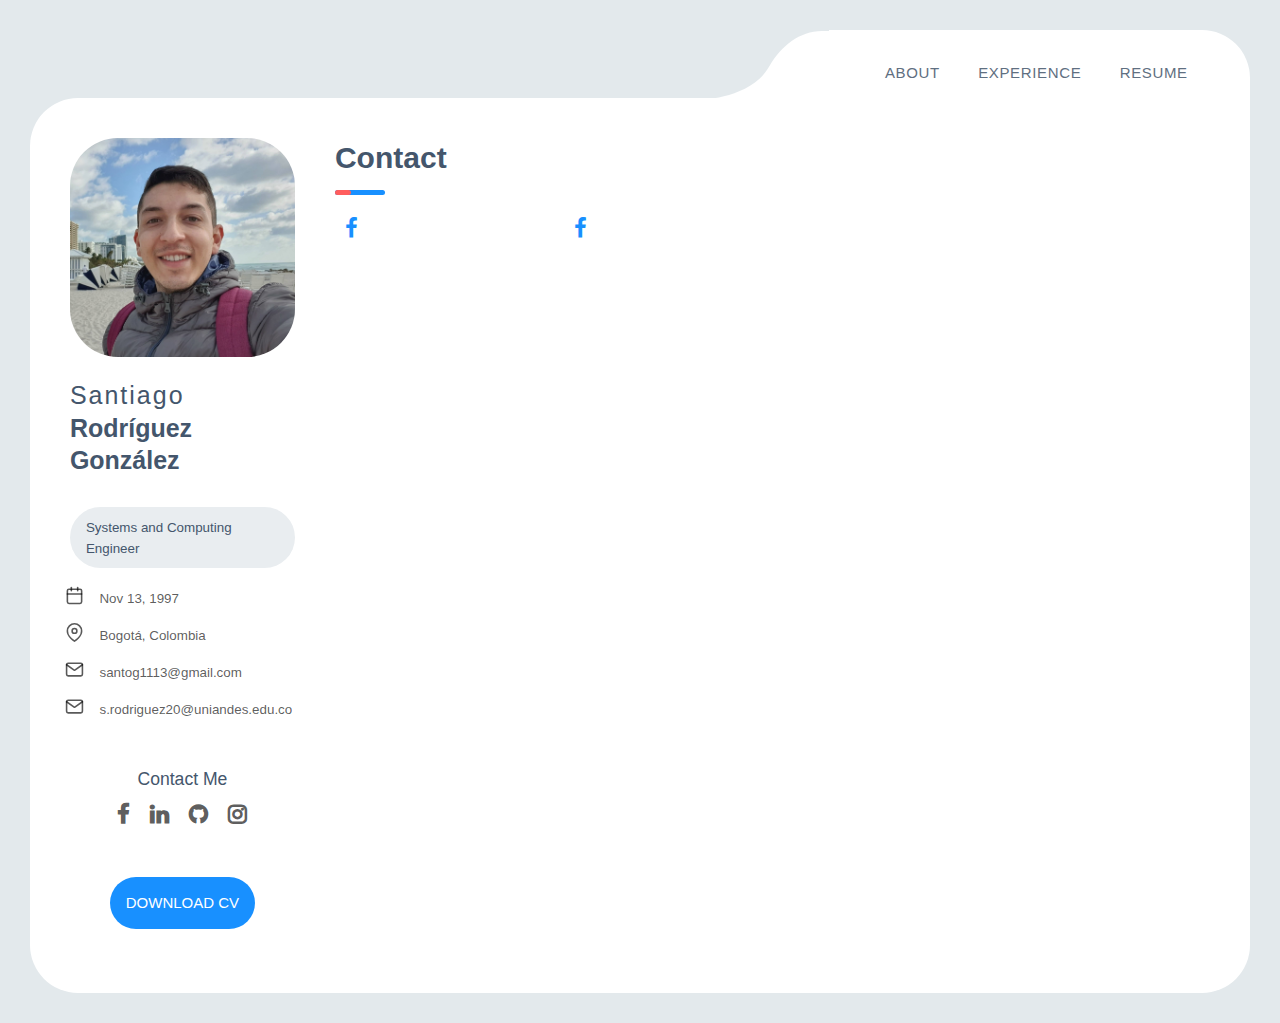
<file: contact/index.html>
<!DOCTYPE html><html lang="en-US"><head><meta charSet="utf-8"/><meta http-equiv="x-ua-compatible" content="ie=edge"/><meta name="viewport" content="width=device-width, initial-scale=1, shrink-to-fit=no"/><style data-href="/styles.a1380623b04b4f9543c9.css">body,html{width:100%;height:100%}input::-ms-clear,input::-ms-reveal{display:none}*,:after,:before{box-sizing:border-box}html{font-family:sans-serif;line-height:1.15;-webkit-text-size-adjust:100%;-ms-text-size-adjust:100%;-ms-overflow-style:scrollbar;-webkit-tap-highlight-color:rgba(0,0,0,0)}@-ms-viewport{width:device-width}article,aside,dialog,figcaption,figure,footer,header,hgroup,main,nav,section{display:block}body{margin:0;color:rgba(0,0,0,.65);font-size:14px;font-family:-apple-system,BlinkMacSystemFont,Segoe UI,Roboto,Helvetica Neue,Arial,Noto Sans,sans-serif,Apple Color Emoji,Segoe UI Emoji,Segoe UI Symbol,Noto Color Emoji;font-variant:tabular-nums;line-height:1.5715;background-color:#fff;font-feature-settings:"tnum"}[tabindex="-1"]:focus{outline:none!important}hr{box-sizing:content-box;height:0;overflow:visible}h1,h2,h3,h4,h5,h6{color:rgba(0,0,0,.85);font-weight:500}p{margin-top:0;margin-bottom:1em}abbr[data-original-title],abbr[title]{text-decoration:underline;-webkit-text-decoration:underline dotted;text-decoration:underline dotted;border-bottom:0;cursor:help}address{margin-bottom:1em;font-style:normal;line-height:inherit}input[type=number],input[type=password],input[type=text],textarea{-webkit-appearance:none}dl,ol,ul{margin-top:0;margin-bottom:1em}ol ol,ol ul,ul ol,ul ul{margin-bottom:0}dt{font-weight:500}dd{margin-bottom:.5em;margin-left:0}blockquote{margin:0 0 1em}dfn{font-style:italic}b,strong{font-weight:bolder}small{font-size:80%}sub,sup{position:relative;font-size:75%;line-height:0;vertical-align:baseline}sub{bottom:-.25em}sup{top:-.5em}a{color:#1890ff;text-decoration:none;background-color:transparent;outline:none;cursor:pointer;transition:color .3s;-webkit-text-decoration-skip:objects}a:hover{color:#40a9ff}a:active{color:#096dd9}a:active,a:hover{text-decoration:none;outline:0}a[disabled]{color:rgba(0,0,0,.25);cursor:not-allowed;pointer-events:none}code,kbd,pre,samp{font-size:1em;font-family:SFMono-Regular,Consolas,Liberation Mono,Menlo,Courier,monospace}pre{margin-top:0;margin-bottom:1em;overflow:auto}figure{margin:0 0 1em}img{vertical-align:middle;border-style:none}svg:not(:root){overflow:hidden}[role=button],a,area,button,input:not([type=range]),label,select,summary,textarea{touch-action:manipulation}table{border-collapse:collapse}caption{padding-top:.75em;padding-bottom:.3em;color:rgba(0,0,0,.45);text-align:left;caption-side:bottom}th{text-align:inherit}button,input,optgroup,select,textarea{margin:0;color:inherit;font-size:inherit;font-family:inherit;line-height:inherit}button,input{overflow:visible}button,select{text-transform:none}[type=reset],[type=submit],button,html [type=button]{-webkit-appearance:button}[type=button]::-moz-focus-inner,[type=reset]::-moz-focus-inner,[type=submit]::-moz-focus-inner,button::-moz-focus-inner{padding:0;border-style:none}input[type=checkbox],input[type=radio]{box-sizing:border-box;padding:0}input[type=date],input[type=datetime-local],input[type=month],input[type=time]{-webkit-appearance:listbox}textarea{overflow:auto;resize:vertical}fieldset{min-width:0;margin:0;padding:0;border:0}legend{display:block;width:100%;max-width:100%;margin-bottom:.5em;padding:0;color:inherit;font-size:1.5em;line-height:inherit;white-space:normal}progress{vertical-align:baseline}[type=number]::-webkit-inner-spin-button,[type=number]::-webkit-outer-spin-button{height:auto}[type=search]{outline-offset:-2px;-webkit-appearance:none}[type=search]::-webkit-search-cancel-button,[type=search]::-webkit-search-decoration{-webkit-appearance:none}::-webkit-file-upload-button{font:inherit;-webkit-appearance:button}output{display:inline-block}summary{display:list-item}template{display:none}[hidden]{display:none!important}mark{padding:.2em;background-color:#feffe6}::selection{color:#fff;background:#1890ff}.clearfix:before{display:table;content:""}.clearfix:after{display:block;clear:both;content:""}.anticon{display:inline-block;color:inherit;font-style:normal;line-height:0;text-align:center;text-transform:none;vertical-align:-.125em;text-rendering:optimizeLegibility;-webkit-font-smoothing:antialiased;-moz-osx-font-smoothing:grayscale}.anticon>*{line-height:1}.anticon svg{display:inline-block}.anticon:before{display:none}.anticon .anticon-icon{display:block}.anticon[tabindex]{cursor:pointer}.anticon-spin,.anticon-spin:before{display:inline-block;animation:loadingCircle 1s linear infinite}.fade-appear,.fade-enter,.fade-leave{animation-duration:.2s;animation-fill-mode:both;animation-play-state:paused}.fade-appear.fade-appear-active,.fade-enter.fade-enter-active{animation-name:antFadeIn;animation-play-state:running}.fade-leave.fade-leave-active{animation-name:antFadeOut;animation-play-state:running;pointer-events:none}.fade-appear,.fade-enter{opacity:0}.fade-appear,.fade-enter,.fade-leave{animation-timing-function:linear}@keyframes antFadeIn{0%{opacity:0}to{opacity:1}}@keyframes antFadeOut{0%{opacity:1}to{opacity:0}}.move-up-appear,.move-up-enter,.move-up-leave{animation-duration:.2s;animation-fill-mode:both;animation-play-state:paused}.move-up-appear.move-up-appear-active,.move-up-enter.move-up-enter-active{animation-name:antMoveUpIn;animation-play-state:running}.move-up-leave.move-up-leave-active{animation-name:antMoveUpOut;animation-play-state:running;pointer-events:none}.move-up-appear,.move-up-enter{opacity:0;animation-timing-function:cubic-bezier(.08,.82,.17,1)}.move-up-leave{animation-timing-function:cubic-bezier(.6,.04,.98,.34)}.move-down-appear,.move-down-enter,.move-down-leave{animation-duration:.2s;animation-fill-mode:both;animation-play-state:paused}.move-down-appear.move-down-appear-active,.move-down-enter.move-down-enter-active{animation-name:antMoveDownIn;animation-play-state:running}.move-down-leave.move-down-leave-active{animation-name:antMoveDownOut;animation-play-state:running;pointer-events:none}.move-down-appear,.move-down-enter{opacity:0;animation-timing-function:cubic-bezier(.08,.82,.17,1)}.move-down-leave{animation-timing-function:cubic-bezier(.6,.04,.98,.34)}.move-left-appear,.move-left-enter,.move-left-leave{animation-duration:.2s;animation-fill-mode:both;animation-play-state:paused}.move-left-appear.move-left-appear-active,.move-left-enter.move-left-enter-active{animation-name:antMoveLeftIn;animation-play-state:running}.move-left-leave.move-left-leave-active{animation-name:antMoveLeftOut;animation-play-state:running;pointer-events:none}.move-left-appear,.move-left-enter{opacity:0;animation-timing-function:cubic-bezier(.08,.82,.17,1)}.move-left-leave{animation-timing-function:cubic-bezier(.6,.04,.98,.34)}.move-right-appear,.move-right-enter,.move-right-leave{animation-duration:.2s;animation-fill-mode:both;animation-play-state:paused}.move-right-appear.move-right-appear-active,.move-right-enter.move-right-enter-active{animation-name:antMoveRightIn;animation-play-state:running}.move-right-leave.move-right-leave-active{animation-name:antMoveRightOut;animation-play-state:running;pointer-events:none}.move-right-appear,.move-right-enter{opacity:0;animation-timing-function:cubic-bezier(.08,.82,.17,1)}.move-right-leave{animation-timing-function:cubic-bezier(.6,.04,.98,.34)}@keyframes antMoveDownIn{0%{transform:translateY(100%);transform-origin:0 0;opacity:0}to{transform:translateY(0);transform-origin:0 0;opacity:1}}@keyframes antMoveDownOut{0%{transform:translateY(0);transform-origin:0 0;opacity:1}to{transform:translateY(100%);transform-origin:0 0;opacity:0}}@keyframes antMoveLeftIn{0%{transform:translateX(-100%);transform-origin:0 0;opacity:0}to{transform:translateX(0);transform-origin:0 0;opacity:1}}@keyframes antMoveLeftOut{0%{transform:translateX(0);transform-origin:0 0;opacity:1}to{transform:translateX(-100%);transform-origin:0 0;opacity:0}}@keyframes antMoveRightIn{0%{transform:translateX(100%);transform-origin:0 0;opacity:0}to{transform:translateX(0);transform-origin:0 0;opacity:1}}@keyframes antMoveRightOut{0%{transform:translateX(0);transform-origin:0 0;opacity:1}to{transform:translateX(100%);transform-origin:0 0;opacity:0}}@keyframes antMoveUpIn{0%{transform:translateY(-100%);transform-origin:0 0;opacity:0}to{transform:translateY(0);transform-origin:0 0;opacity:1}}@keyframes antMoveUpOut{0%{transform:translateY(0);transform-origin:0 0;opacity:1}to{transform:translateY(-100%);transform-origin:0 0;opacity:0}}@keyframes loadingCircle{to{transform:rotate(1turn)}}[ant-click-animating-without-extra-node=true],[ant-click-animating=true]{position:relative}html{--antd-wave-shadow-color:#1890ff}.ant-click-animating-node,[ant-click-animating-without-extra-node=true]:after{position:absolute;top:0;right:0;bottom:0;left:0;display:block;border-radius:inherit;box-shadow:0 0 0 0 #1890ff;box-shadow:0 0 0 0 var(--antd-wave-shadow-color);opacity:.2;animation:fadeEffect 2s cubic-bezier(.08,.82,.17,1),waveEffect .4s cubic-bezier(.08,.82,.17,1);animation-fill-mode:forwards;content:"";pointer-events:none}@keyframes waveEffect{to{box-shadow:0 0 0 #1890ff;box-shadow:0 0 0 6px var(--antd-wave-shadow-color)}}@keyframes fadeEffect{to{opacity:0}}.slide-up-appear,.slide-up-enter,.slide-up-leave{animation-duration:.2s;animation-fill-mode:both;animation-play-state:paused}.slide-up-appear.slide-up-appear-active,.slide-up-enter.slide-up-enter-active{animation-name:antSlideUpIn;animation-play-state:running}.slide-up-leave.slide-up-leave-active{animation-name:antSlideUpOut;animation-play-state:running;pointer-events:none}.slide-up-appear,.slide-up-enter{opacity:0;animation-timing-function:cubic-bezier(.23,1,.32,1)}.slide-up-leave{animation-timing-function:cubic-bezier(.755,.05,.855,.06)}.slide-down-appear,.slide-down-enter,.slide-down-leave{animation-duration:.2s;animation-fill-mode:both;animation-play-state:paused}.slide-down-appear.slide-down-appear-active,.slide-down-enter.slide-down-enter-active{animation-name:antSlideDownIn;animation-play-state:running}.slide-down-leave.slide-down-leave-active{animation-name:antSlideDownOut;animation-play-state:running;pointer-events:none}.slide-down-appear,.slide-down-enter{opacity:0;animation-timing-function:cubic-bezier(.23,1,.32,1)}.slide-down-leave{animation-timing-function:cubic-bezier(.755,.05,.855,.06)}.slide-left-appear,.slide-left-enter,.slide-left-leave{animation-duration:.2s;animation-fill-mode:both;animation-play-state:paused}.slide-left-appear.slide-left-appear-active,.slide-left-enter.slide-left-enter-active{animation-name:antSlideLeftIn;animation-play-state:running}.slide-left-leave.slide-left-leave-active{animation-name:antSlideLeftOut;animation-play-state:running;pointer-events:none}.slide-left-appear,.slide-left-enter{opacity:0;animation-timing-function:cubic-bezier(.23,1,.32,1)}.slide-left-leave{animation-timing-function:cubic-bezier(.755,.05,.855,.06)}.slide-right-appear,.slide-right-enter,.slide-right-leave{animation-duration:.2s;animation-fill-mode:both;animation-play-state:paused}.slide-right-appear.slide-right-appear-active,.slide-right-enter.slide-right-enter-active{animation-name:antSlideRightIn;animation-play-state:running}.slide-right-leave.slide-right-leave-active{animation-name:antSlideRightOut;animation-play-state:running;pointer-events:none}.slide-right-appear,.slide-right-enter{opacity:0;animation-timing-function:cubic-bezier(.23,1,.32,1)}.slide-right-leave{animation-timing-function:cubic-bezier(.755,.05,.855,.06)}@keyframes antSlideUpIn{0%{transform:scaleY(.8);transform-origin:0 0;opacity:0}to{transform:scaleY(1);transform-origin:0 0;opacity:1}}@keyframes antSlideUpOut{0%{transform:scaleY(1);transform-origin:0 0;opacity:1}to{transform:scaleY(.8);transform-origin:0 0;opacity:0}}@keyframes antSlideDownIn{0%{transform:scaleY(.8);transform-origin:100% 100%;opacity:0}to{transform:scaleY(1);transform-origin:100% 100%;opacity:1}}@keyframes antSlideDownOut{0%{transform:scaleY(1);transform-origin:100% 100%;opacity:1}to{transform:scaleY(.8);transform-origin:100% 100%;opacity:0}}@keyframes antSlideLeftIn{0%{transform:scaleX(.8);transform-origin:0 0;opacity:0}to{transform:scaleX(1);transform-origin:0 0;opacity:1}}@keyframes antSlideLeftOut{0%{transform:scaleX(1);transform-origin:0 0;opacity:1}to{transform:scaleX(.8);transform-origin:0 0;opacity:0}}@keyframes antSlideRightIn{0%{transform:scaleX(.8);transform-origin:100% 0;opacity:0}to{transform:scaleX(1);transform-origin:100% 0;opacity:1}}@keyframes antSlideRightOut{0%{transform:scaleX(1);transform-origin:100% 0;opacity:1}to{transform:scaleX(.8);transform-origin:100% 0;opacity:0}}.zoom-appear,.zoom-enter,.zoom-leave{animation-duration:.2s;animation-fill-mode:both;animation-play-state:paused}.zoom-appear.zoom-appear-active,.zoom-enter.zoom-enter-active{animation-name:antZoomIn;animation-play-state:running}.zoom-leave.zoom-leave-active{animation-name:antZoomOut;animation-play-state:running;pointer-events:none}.zoom-appear,.zoom-enter{transform:scale(0);opacity:0;animation-timing-function:cubic-bezier(.08,.82,.17,1)}.zoom-leave{animation-timing-function:cubic-bezier(.78,.14,.15,.86)}.zoom-big-appear,.zoom-big-enter,.zoom-big-leave{animation-duration:.2s;animation-fill-mode:both;animation-play-state:paused}.zoom-big-appear.zoom-big-appear-active,.zoom-big-enter.zoom-big-enter-active{animation-name:antZoomBigIn;animation-play-state:running}.zoom-big-leave.zoom-big-leave-active{animation-name:antZoomBigOut;animation-play-state:running;pointer-events:none}.zoom-big-appear,.zoom-big-enter{transform:scale(0);opacity:0;animation-timing-function:cubic-bezier(.08,.82,.17,1)}.zoom-big-leave{animation-timing-function:cubic-bezier(.78,.14,.15,.86)}.zoom-big-fast-appear,.zoom-big-fast-enter,.zoom-big-fast-leave{animation-duration:.1s;animation-fill-mode:both;animation-play-state:paused}.zoom-big-fast-appear.zoom-big-fast-appear-active,.zoom-big-fast-enter.zoom-big-fast-enter-active{animation-name:antZoomBigIn;animation-play-state:running}.zoom-big-fast-leave.zoom-big-fast-leave-active{animation-name:antZoomBigOut;animation-play-state:running;pointer-events:none}.zoom-big-fast-appear,.zoom-big-fast-enter{transform:scale(0);opacity:0;animation-timing-function:cubic-bezier(.08,.82,.17,1)}.zoom-big-fast-leave{animation-timing-function:cubic-bezier(.78,.14,.15,.86)}.zoom-up-appear,.zoom-up-enter,.zoom-up-leave{animation-duration:.2s;animation-fill-mode:both;animation-play-state:paused}.zoom-up-appear.zoom-up-appear-active,.zoom-up-enter.zoom-up-enter-active{animation-name:antZoomUpIn;animation-play-state:running}.zoom-up-leave.zoom-up-leave-active{animation-name:antZoomUpOut;animation-play-state:running;pointer-events:none}.zoom-up-appear,.zoom-up-enter{transform:scale(0);opacity:0;animation-timing-function:cubic-bezier(.08,.82,.17,1)}.zoom-up-leave{animation-timing-function:cubic-bezier(.78,.14,.15,.86)}.zoom-down-appear,.zoom-down-enter,.zoom-down-leave{animation-duration:.2s;animation-fill-mode:both;animation-play-state:paused}.zoom-down-appear.zoom-down-appear-active,.zoom-down-enter.zoom-down-enter-active{animation-name:antZoomDownIn;animation-play-state:running}.zoom-down-leave.zoom-down-leave-active{animation-name:antZoomDownOut;animation-play-state:running;pointer-events:none}.zoom-down-appear,.zoom-down-enter{transform:scale(0);opacity:0;animation-timing-function:cubic-bezier(.08,.82,.17,1)}.zoom-down-leave{animation-timing-function:cubic-bezier(.78,.14,.15,.86)}.zoom-left-appear,.zoom-left-enter,.zoom-left-leave{animation-duration:.2s;animation-fill-mode:both;animation-play-state:paused}.zoom-left-appear.zoom-left-appear-active,.zoom-left-enter.zoom-left-enter-active{animation-name:antZoomLeftIn;animation-play-state:running}.zoom-left-leave.zoom-left-leave-active{animation-name:antZoomLeftOut;animation-play-state:running;pointer-events:none}.zoom-left-appear,.zoom-left-enter{transform:scale(0);opacity:0;animation-timing-function:cubic-bezier(.08,.82,.17,1)}.zoom-left-leave{animation-timing-function:cubic-bezier(.78,.14,.15,.86)}.zoom-right-appear,.zoom-right-enter,.zoom-right-leave{animation-duration:.2s;animation-fill-mode:both;animation-play-state:paused}.zoom-right-appear.zoom-right-appear-active,.zoom-right-enter.zoom-right-enter-active{animation-name:antZoomRightIn;animation-play-state:running}.zoom-right-leave.zoom-right-leave-active{animation-name:antZoomRightOut;animation-play-state:running;pointer-events:none}.zoom-right-appear,.zoom-right-enter{transform:scale(0);opacity:0;animation-timing-function:cubic-bezier(.08,.82,.17,1)}.zoom-right-leave{animation-timing-function:cubic-bezier(.78,.14,.15,.86)}@keyframes antZoomIn{0%{transform:scale(.2);opacity:0}to{transform:scale(1);opacity:1}}@keyframes antZoomOut{0%{transform:scale(1)}to{transform:scale(.2);opacity:0}}@keyframes antZoomBigIn{0%{transform:scale(.8);opacity:0}to{transform:scale(1);opacity:1}}@keyframes antZoomBigOut{0%{transform:scale(1)}to{transform:scale(.8);opacity:0}}@keyframes antZoomUpIn{0%{transform:scale(.8);transform-origin:50% 0;opacity:0}to{transform:scale(1);transform-origin:50% 0}}@keyframes antZoomUpOut{0%{transform:scale(1);transform-origin:50% 0}to{transform:scale(.8);transform-origin:50% 0;opacity:0}}@keyframes antZoomLeftIn{0%{transform:scale(.8);transform-origin:0 50%;opacity:0}to{transform:scale(1);transform-origin:0 50%}}@keyframes antZoomLeftOut{0%{transform:scale(1);transform-origin:0 50%}to{transform:scale(.8);transform-origin:0 50%;opacity:0}}@keyframes antZoomRightIn{0%{transform:scale(.8);transform-origin:100% 50%;opacity:0}to{transform:scale(1);transform-origin:100% 50%}}@keyframes antZoomRightOut{0%{transform:scale(1);transform-origin:100% 50%}to{transform:scale(.8);transform-origin:100% 50%;opacity:0}}@keyframes antZoomDownIn{0%{transform:scale(.8);transform-origin:50% 100%;opacity:0}to{transform:scale(1);transform-origin:50% 100%}}@keyframes antZoomDownOut{0%{transform:scale(1);transform-origin:50% 100%}to{transform:scale(.8);transform-origin:50% 100%;opacity:0}}.ant-motion-collapse-legacy{overflow:hidden}.ant-motion-collapse,.ant-motion-collapse-legacy-active{transition:height .15s cubic-bezier(.645,.045,.355,1),opacity .15s cubic-bezier(.645,.045,.355,1)!important}.ant-motion-collapse{overflow:hidden}.ant-layout{display:flex;flex:auto;flex-direction:column;min-height:0;background:#f0f2f5}.ant-layout,.ant-layout *{box-sizing:border-box}.ant-layout.ant-layout-has-sider{flex-direction:row}.ant-layout.ant-layout-has-sider>.ant-layout,.ant-layout.ant-layout-has-sider>.ant-layout-content{overflow-x:hidden}.ant-layout-footer,.ant-layout-header{flex:0 0 auto}.ant-layout-header{height:64px;padding:0 50px;color:rgba(0,0,0,.65);line-height:64px;background:#001529}.ant-layout-footer{padding:24px 50px;color:rgba(0,0,0,.65);font-size:14px;background:#f0f2f5}.ant-layout-content{flex:auto;min-height:0}.ant-layout-sider{position:relative;min-width:0;background:#001529;transition:all .2s}.ant-layout-sider-children{height:100%;margin-top:-.1px;padding-top:.1px}.ant-layout-sider-has-trigger{padding-bottom:48px}.ant-layout-sider-right{order:1}.ant-layout-sider-trigger{position:fixed;bottom:0;z-index:1;height:48px;color:#fff;line-height:48px;text-align:center;background:#002140;cursor:pointer;transition:all .2s}.ant-layout-sider-zero-width>*{overflow:hidden}.ant-layout-sider-zero-width-trigger{position:absolute;top:64px;right:-36px;z-index:1;width:36px;height:42px;color:#fff;font-size:18px;line-height:42px;text-align:center;background:#001529;border-radius:0 2px 2px 0;cursor:pointer;transition:background .3s ease}.ant-layout-sider-zero-width-trigger:hover{background:#192c3e}.ant-layout-sider-zero-width-trigger-right{left:-36px;border-radius:2px 0 0 2px}.ant-layout-sider-light{background:#fff}.ant-layout-sider-light .ant-layout-sider-trigger,.ant-layout-sider-light .ant-layout-sider-zero-width-trigger{color:rgba(0,0,0,.65);background:#fff}

/*!
 *  Font Awesome 4.7.0 by @davegandy - http://fontawesome.io - @fontawesome
 *  License - http://fontawesome.io/license (Font: SIL OFL 1.1, CSS: MIT License)
 */@font-face{font-family:FontAwesome;src:url(/static/fontawesome-webfont-674f50d287a8c48dc19ba404d20fe713.eot);src:url(/static/fontawesome-webfont-674f50d287a8c48dc19ba404d20fe713.eot?#iefix&v=4.7.0) format("embedded-opentype"),url(/static/fontawesome-webfont-af7ae505a9eed503f8b8e6982036873e.woff2) format("woff2"),url(/static/fontawesome-webfont-fee66e712a8a08eef5805a46892932ad.woff) format("woff"),url(/static/fontawesome-webfont-b06871f281fee6b241d60582ae9369b9.ttf) format("truetype"),url(/static/fontawesome-webfont-912ec66d7572ff821749319396470bde.svg#fontawesomeregular) format("svg");font-weight:400;font-style:normal}.fa{display:inline-block;font:normal normal normal 14px/1 FontAwesome;font-size:inherit;text-rendering:auto;-webkit-font-smoothing:antialiased;-moz-osx-font-smoothing:grayscale}.fa-lg{font-size:1.33333333em;line-height:.75em;vertical-align:-15%}.fa-2x{font-size:2em}.fa-3x{font-size:3em}.fa-4x{font-size:4em}.fa-5x{font-size:5em}.fa-fw{width:1.28571429em;text-align:center}.fa-ul{padding-left:0;margin-left:2.14285714em;list-style-type:none}.fa-ul>li{position:relative}.fa-li{position:absolute;left:-2.14285714em;width:2.14285714em;top:.14285714em;text-align:center}.fa-li.fa-lg{left:-1.85714286em}.fa-border{padding:.2em .25em .15em;border:.08em solid #eee;border-radius:.1em}.fa-pull-left{float:left}.fa-pull-right{float:right}.fa.fa-pull-left{margin-right:.3em}.fa.fa-pull-right{margin-left:.3em}.pull-right{float:right}.pull-left{float:left}.fa.pull-left{margin-right:.3em}.fa.pull-right{margin-left:.3em}.fa-spin{animation:fa-spin 2s linear infinite}.fa-pulse{animation:fa-spin 1s steps(8) infinite}@keyframes fa-spin{0%{transform:rotate(0deg)}to{transform:rotate(359deg)}}.fa-rotate-90{-ms-filter:"progid:DXImageTransform.Microsoft.BasicImage(rotation=1)";transform:rotate(90deg)}.fa-rotate-180{-ms-filter:"progid:DXImageTransform.Microsoft.BasicImage(rotation=2)";transform:rotate(180deg)}.fa-rotate-270{-ms-filter:"progid:DXImageTransform.Microsoft.BasicImage(rotation=3)";transform:rotate(270deg)}.fa-flip-horizontal{-ms-filter:"progid:DXImageTransform.Microsoft.BasicImage(rotation=0, mirror=1)";transform:scaleX(-1)}.fa-flip-vertical{-ms-filter:"progid:DXImageTransform.Microsoft.BasicImage(rotation=2, mirror=1)";transform:scaleY(-1)}:root .fa-flip-horizontal,:root .fa-flip-vertical,:root .fa-rotate-90,:root .fa-rotate-180,:root .fa-rotate-270{-webkit-filter:none;filter:none}.fa-stack{position:relative;display:inline-block;width:2em;height:2em;line-height:2em;vertical-align:middle}.fa-stack-1x,.fa-stack-2x{position:absolute;left:0;width:100%;text-align:center}.fa-stack-1x{line-height:inherit}.fa-stack-2x{font-size:2em}.fa-inverse{color:#fff}.fa-glass:before{content:"\F000"}.fa-music:before{content:"\F001"}.fa-search:before{content:"\F002"}.fa-envelope-o:before{content:"\F003"}.fa-heart:before{content:"\F004"}.fa-star:before{content:"\F005"}.fa-star-o:before{content:"\F006"}.fa-user:before{content:"\F007"}.fa-film:before{content:"\F008"}.fa-th-large:before{content:"\F009"}.fa-th:before{content:"\F00A"}.fa-th-list:before{content:"\F00B"}.fa-check:before{content:"\F00C"}.fa-close:before,.fa-remove:before,.fa-times:before{content:"\F00D"}.fa-search-plus:before{content:"\F00E"}.fa-search-minus:before{content:"\F010"}.fa-power-off:before{content:"\F011"}.fa-signal:before{content:"\F012"}.fa-cog:before,.fa-gear:before{content:"\F013"}.fa-trash-o:before{content:"\F014"}.fa-home:before{content:"\F015"}.fa-file-o:before{content:"\F016"}.fa-clock-o:before{content:"\F017"}.fa-road:before{content:"\F018"}.fa-download:before{content:"\F019"}.fa-arrow-circle-o-down:before{content:"\F01A"}.fa-arrow-circle-o-up:before{content:"\F01B"}.fa-inbox:before{content:"\F01C"}.fa-play-circle-o:before{content:"\F01D"}.fa-repeat:before,.fa-rotate-right:before{content:"\F01E"}.fa-refresh:before{content:"\F021"}.fa-list-alt:before{content:"\F022"}.fa-lock:before{content:"\F023"}.fa-flag:before{content:"\F024"}.fa-headphones:before{content:"\F025"}.fa-volume-off:before{content:"\F026"}.fa-volume-down:before{content:"\F027"}.fa-volume-up:before{content:"\F028"}.fa-qrcode:before{content:"\F029"}.fa-barcode:before{content:"\F02A"}.fa-tag:before{content:"\F02B"}.fa-tags:before{content:"\F02C"}.fa-book:before{content:"\F02D"}.fa-bookmark:before{content:"\F02E"}.fa-print:before{content:"\F02F"}.fa-camera:before{content:"\F030"}.fa-font:before{content:"\F031"}.fa-bold:before{content:"\F032"}.fa-italic:before{content:"\F033"}.fa-text-height:before{content:"\F034"}.fa-text-width:before{content:"\F035"}.fa-align-left:before{content:"\F036"}.fa-align-center:before{content:"\F037"}.fa-align-right:before{content:"\F038"}.fa-align-justify:before{content:"\F039"}.fa-list:before{content:"\F03A"}.fa-dedent:before,.fa-outdent:before{content:"\F03B"}.fa-indent:before{content:"\F03C"}.fa-video-camera:before{content:"\F03D"}.fa-image:before,.fa-photo:before,.fa-picture-o:before{content:"\F03E"}.fa-pencil:before{content:"\F040"}.fa-map-marker:before{content:"\F041"}.fa-adjust:before{content:"\F042"}.fa-tint:before{content:"\F043"}.fa-edit:before,.fa-pencil-square-o:before{content:"\F044"}.fa-share-square-o:before{content:"\F045"}.fa-check-square-o:before{content:"\F046"}.fa-arrows:before{content:"\F047"}.fa-step-backward:before{content:"\F048"}.fa-fast-backward:before{content:"\F049"}.fa-backward:before{content:"\F04A"}.fa-play:before{content:"\F04B"}.fa-pause:before{content:"\F04C"}.fa-stop:before{content:"\F04D"}.fa-forward:before{content:"\F04E"}.fa-fast-forward:before{content:"\F050"}.fa-step-forward:before{content:"\F051"}.fa-eject:before{content:"\F052"}.fa-chevron-left:before{content:"\F053"}.fa-chevron-right:before{content:"\F054"}.fa-plus-circle:before{content:"\F055"}.fa-minus-circle:before{content:"\F056"}.fa-times-circle:before{content:"\F057"}.fa-check-circle:before{content:"\F058"}.fa-question-circle:before{content:"\F059"}.fa-info-circle:before{content:"\F05A"}.fa-crosshairs:before{content:"\F05B"}.fa-times-circle-o:before{content:"\F05C"}.fa-check-circle-o:before{content:"\F05D"}.fa-ban:before{content:"\F05E"}.fa-arrow-left:before{content:"\F060"}.fa-arrow-right:before{content:"\F061"}.fa-arrow-up:before{content:"\F062"}.fa-arrow-down:before{content:"\F063"}.fa-mail-forward:before,.fa-share:before{content:"\F064"}.fa-expand:before{content:"\F065"}.fa-compress:before{content:"\F066"}.fa-plus:before{content:"\F067"}.fa-minus:before{content:"\F068"}.fa-asterisk:before{content:"\F069"}.fa-exclamation-circle:before{content:"\F06A"}.fa-gift:before{content:"\F06B"}.fa-leaf:before{content:"\F06C"}.fa-fire:before{content:"\F06D"}.fa-eye:before{content:"\F06E"}.fa-eye-slash:before{content:"\F070"}.fa-exclamation-triangle:before,.fa-warning:before{content:"\F071"}.fa-plane:before{content:"\F072"}.fa-calendar:before{content:"\F073"}.fa-random:before{content:"\F074"}.fa-comment:before{content:"\F075"}.fa-magnet:before{content:"\F076"}.fa-chevron-up:before{content:"\F077"}.fa-chevron-down:before{content:"\F078"}.fa-retweet:before{content:"\F079"}.fa-shopping-cart:before{content:"\F07A"}.fa-folder:before{content:"\F07B"}.fa-folder-open:before{content:"\F07C"}.fa-arrows-v:before{content:"\F07D"}.fa-arrows-h:before{content:"\F07E"}.fa-bar-chart-o:before,.fa-bar-chart:before{content:"\F080"}.fa-twitter-square:before{content:"\F081"}.fa-facebook-square:before{content:"\F082"}.fa-camera-retro:before{content:"\F083"}.fa-key:before{content:"\F084"}.fa-cogs:before,.fa-gears:before{content:"\F085"}.fa-comments:before{content:"\F086"}.fa-thumbs-o-up:before{content:"\F087"}.fa-thumbs-o-down:before{content:"\F088"}.fa-star-half:before{content:"\F089"}.fa-heart-o:before{content:"\F08A"}.fa-sign-out:before{content:"\F08B"}.fa-linkedin-square:before{content:"\F08C"}.fa-thumb-tack:before{content:"\F08D"}.fa-external-link:before{content:"\F08E"}.fa-sign-in:before{content:"\F090"}.fa-trophy:before{content:"\F091"}.fa-github-square:before{content:"\F092"}.fa-upload:before{content:"\F093"}.fa-lemon-o:before{content:"\F094"}.fa-phone:before{content:"\F095"}.fa-square-o:before{content:"\F096"}.fa-bookmark-o:before{content:"\F097"}.fa-phone-square:before{content:"\F098"}.fa-twitter:before{content:"\F099"}.fa-facebook-f:before,.fa-facebook:before{content:"\F09A"}.fa-github:before{content:"\F09B"}.fa-unlock:before{content:"\F09C"}.fa-credit-card:before{content:"\F09D"}.fa-feed:before,.fa-rss:before{content:"\F09E"}.fa-hdd-o:before{content:"\F0A0"}.fa-bullhorn:before{content:"\F0A1"}.fa-bell:before{content:"\F0F3"}.fa-certificate:before{content:"\F0A3"}.fa-hand-o-right:before{content:"\F0A4"}.fa-hand-o-left:before{content:"\F0A5"}.fa-hand-o-up:before{content:"\F0A6"}.fa-hand-o-down:before{content:"\F0A7"}.fa-arrow-circle-left:before{content:"\F0A8"}.fa-arrow-circle-right:before{content:"\F0A9"}.fa-arrow-circle-up:before{content:"\F0AA"}.fa-arrow-circle-down:before{content:"\F0AB"}.fa-globe:before{content:"\F0AC"}.fa-wrench:before{content:"\F0AD"}.fa-tasks:before{content:"\F0AE"}.fa-filter:before{content:"\F0B0"}.fa-briefcase:before{content:"\F0B1"}.fa-arrows-alt:before{content:"\F0B2"}.fa-group:before,.fa-users:before{content:"\F0C0"}.fa-chain:before,.fa-link:before{content:"\F0C1"}.fa-cloud:before{content:"\F0C2"}.fa-flask:before{content:"\F0C3"}.fa-cut:before,.fa-scissors:before{content:"\F0C4"}.fa-copy:before,.fa-files-o:before{content:"\F0C5"}.fa-paperclip:before{content:"\F0C6"}.fa-floppy-o:before,.fa-save:before{content:"\F0C7"}.fa-square:before{content:"\F0C8"}.fa-bars:before,.fa-navicon:before,.fa-reorder:before{content:"\F0C9"}.fa-list-ul:before{content:"\F0CA"}.fa-list-ol:before{content:"\F0CB"}.fa-strikethrough:before{content:"\F0CC"}.fa-underline:before{content:"\F0CD"}.fa-table:before{content:"\F0CE"}.fa-magic:before{content:"\F0D0"}.fa-truck:before{content:"\F0D1"}.fa-pinterest:before{content:"\F0D2"}.fa-pinterest-square:before{content:"\F0D3"}.fa-google-plus-square:before{content:"\F0D4"}.fa-google-plus:before{content:"\F0D5"}.fa-money:before{content:"\F0D6"}.fa-caret-down:before{content:"\F0D7"}.fa-caret-up:before{content:"\F0D8"}.fa-caret-left:before{content:"\F0D9"}.fa-caret-right:before{content:"\F0DA"}.fa-columns:before{content:"\F0DB"}.fa-sort:before,.fa-unsorted:before{content:"\F0DC"}.fa-sort-desc:before,.fa-sort-down:before{content:"\F0DD"}.fa-sort-asc:before,.fa-sort-up:before{content:"\F0DE"}.fa-envelope:before{content:"\F0E0"}.fa-linkedin:before{content:"\F0E1"}.fa-rotate-left:before,.fa-undo:before{content:"\F0E2"}.fa-gavel:before,.fa-legal:before{content:"\F0E3"}.fa-dashboard:before,.fa-tachometer:before{content:"\F0E4"}.fa-comment-o:before{content:"\F0E5"}.fa-comments-o:before{content:"\F0E6"}.fa-bolt:before,.fa-flash:before{content:"\F0E7"}.fa-sitemap:before{content:"\F0E8"}.fa-umbrella:before{content:"\F0E9"}.fa-clipboard:before,.fa-paste:before{content:"\F0EA"}.fa-lightbulb-o:before{content:"\F0EB"}.fa-exchange:before{content:"\F0EC"}.fa-cloud-download:before{content:"\F0ED"}.fa-cloud-upload:before{content:"\F0EE"}.fa-user-md:before{content:"\F0F0"}.fa-stethoscope:before{content:"\F0F1"}.fa-suitcase:before{content:"\F0F2"}.fa-bell-o:before{content:"\F0A2"}.fa-coffee:before{content:"\F0F4"}.fa-cutlery:before{content:"\F0F5"}.fa-file-text-o:before{content:"\F0F6"}.fa-building-o:before{content:"\F0F7"}.fa-hospital-o:before{content:"\F0F8"}.fa-ambulance:before{content:"\F0F9"}.fa-medkit:before{content:"\F0FA"}.fa-fighter-jet:before{content:"\F0FB"}.fa-beer:before{content:"\F0FC"}.fa-h-square:before{content:"\F0FD"}.fa-plus-square:before{content:"\F0FE"}.fa-angle-double-left:before{content:"\F100"}.fa-angle-double-right:before{content:"\F101"}.fa-angle-double-up:before{content:"\F102"}.fa-angle-double-down:before{content:"\F103"}.fa-angle-left:before{content:"\F104"}.fa-angle-right:before{content:"\F105"}.fa-angle-up:before{content:"\F106"}.fa-angle-down:before{content:"\F107"}.fa-desktop:before{content:"\F108"}.fa-laptop:before{content:"\F109"}.fa-tablet:before{content:"\F10A"}.fa-mobile-phone:before,.fa-mobile:before{content:"\F10B"}.fa-circle-o:before{content:"\F10C"}.fa-quote-left:before{content:"\F10D"}.fa-quote-right:before{content:"\F10E"}.fa-spinner:before{content:"\F110"}.fa-circle:before{content:"\F111"}.fa-mail-reply:before,.fa-reply:before{content:"\F112"}.fa-github-alt:before{content:"\F113"}.fa-folder-o:before{content:"\F114"}.fa-folder-open-o:before{content:"\F115"}.fa-smile-o:before{content:"\F118"}.fa-frown-o:before{content:"\F119"}.fa-meh-o:before{content:"\F11A"}.fa-gamepad:before{content:"\F11B"}.fa-keyboard-o:before{content:"\F11C"}.fa-flag-o:before{content:"\F11D"}.fa-flag-checkered:before{content:"\F11E"}.fa-terminal:before{content:"\F120"}.fa-code:before{content:"\F121"}.fa-mail-reply-all:before,.fa-reply-all:before{content:"\F122"}.fa-star-half-empty:before,.fa-star-half-full:before,.fa-star-half-o:before{content:"\F123"}.fa-location-arrow:before{content:"\F124"}.fa-crop:before{content:"\F125"}.fa-code-fork:before{content:"\F126"}.fa-chain-broken:before,.fa-unlink:before{content:"\F127"}.fa-question:before{content:"\F128"}.fa-info:before{content:"\F129"}.fa-exclamation:before{content:"\F12A"}.fa-superscript:before{content:"\F12B"}.fa-subscript:before{content:"\F12C"}.fa-eraser:before{content:"\F12D"}.fa-puzzle-piece:before{content:"\F12E"}.fa-microphone:before{content:"\F130"}.fa-microphone-slash:before{content:"\F131"}.fa-shield:before{content:"\F132"}.fa-calendar-o:before{content:"\F133"}.fa-fire-extinguisher:before{content:"\F134"}.fa-rocket:before{content:"\F135"}.fa-maxcdn:before{content:"\F136"}.fa-chevron-circle-left:before{content:"\F137"}.fa-chevron-circle-right:before{content:"\F138"}.fa-chevron-circle-up:before{content:"\F139"}.fa-chevron-circle-down:before{content:"\F13A"}.fa-html5:before{content:"\F13B"}.fa-css3:before{content:"\F13C"}.fa-anchor:before{content:"\F13D"}.fa-unlock-alt:before{content:"\F13E"}.fa-bullseye:before{content:"\F140"}.fa-ellipsis-h:before{content:"\F141"}.fa-ellipsis-v:before{content:"\F142"}.fa-rss-square:before{content:"\F143"}.fa-play-circle:before{content:"\F144"}.fa-ticket:before{content:"\F145"}.fa-minus-square:before{content:"\F146"}.fa-minus-square-o:before{content:"\F147"}.fa-level-up:before{content:"\F148"}.fa-level-down:before{content:"\F149"}.fa-check-square:before{content:"\F14A"}.fa-pencil-square:before{content:"\F14B"}.fa-external-link-square:before{content:"\F14C"}.fa-share-square:before{content:"\F14D"}.fa-compass:before{content:"\F14E"}.fa-caret-square-o-down:before,.fa-toggle-down:before{content:"\F150"}.fa-caret-square-o-up:before,.fa-toggle-up:before{content:"\F151"}.fa-caret-square-o-right:before,.fa-toggle-right:before{content:"\F152"}.fa-eur:before,.fa-euro:before{content:"\F153"}.fa-gbp:before{content:"\F154"}.fa-dollar:before,.fa-usd:before{content:"\F155"}.fa-inr:before,.fa-rupee:before{content:"\F156"}.fa-cny:before,.fa-jpy:before,.fa-rmb:before,.fa-yen:before{content:"\F157"}.fa-rouble:before,.fa-rub:before,.fa-ruble:before{content:"\F158"}.fa-krw:before,.fa-won:before{content:"\F159"}.fa-bitcoin:before,.fa-btc:before{content:"\F15A"}.fa-file:before{content:"\F15B"}.fa-file-text:before{content:"\F15C"}.fa-sort-alpha-asc:before{content:"\F15D"}.fa-sort-alpha-desc:before{content:"\F15E"}.fa-sort-amount-asc:before{content:"\F160"}.fa-sort-amount-desc:before{content:"\F161"}.fa-sort-numeric-asc:before{content:"\F162"}.fa-sort-numeric-desc:before{content:"\F163"}.fa-thumbs-up:before{content:"\F164"}.fa-thumbs-down:before{content:"\F165"}.fa-youtube-square:before{content:"\F166"}.fa-youtube:before{content:"\F167"}.fa-xing:before{content:"\F168"}.fa-xing-square:before{content:"\F169"}.fa-youtube-play:before{content:"\F16A"}.fa-dropbox:before{content:"\F16B"}.fa-stack-overflow:before{content:"\F16C"}.fa-instagram:before{content:"\F16D"}.fa-flickr:before{content:"\F16E"}.fa-adn:before{content:"\F170"}.fa-bitbucket:before{content:"\F171"}.fa-bitbucket-square:before{content:"\F172"}.fa-tumblr:before{content:"\F173"}.fa-tumblr-square:before{content:"\F174"}.fa-long-arrow-down:before{content:"\F175"}.fa-long-arrow-up:before{content:"\F176"}.fa-long-arrow-left:before{content:"\F177"}.fa-long-arrow-right:before{content:"\F178"}.fa-apple:before{content:"\F179"}.fa-windows:before{content:"\F17A"}.fa-android:before{content:"\F17B"}.fa-linux:before{content:"\F17C"}.fa-dribbble:before{content:"\F17D"}.fa-skype:before{content:"\F17E"}.fa-foursquare:before{content:"\F180"}.fa-trello:before{content:"\F181"}.fa-female:before{content:"\F182"}.fa-male:before{content:"\F183"}.fa-gittip:before,.fa-gratipay:before{content:"\F184"}.fa-sun-o:before{content:"\F185"}.fa-moon-o:before{content:"\F186"}.fa-archive:before{content:"\F187"}.fa-bug:before{content:"\F188"}.fa-vk:before{content:"\F189"}.fa-weibo:before{content:"\F18A"}.fa-renren:before{content:"\F18B"}.fa-pagelines:before{content:"\F18C"}.fa-stack-exchange:before{content:"\F18D"}.fa-arrow-circle-o-right:before{content:"\F18E"}.fa-arrow-circle-o-left:before{content:"\F190"}.fa-caret-square-o-left:before,.fa-toggle-left:before{content:"\F191"}.fa-dot-circle-o:before{content:"\F192"}.fa-wheelchair:before{content:"\F193"}.fa-vimeo-square:before{content:"\F194"}.fa-try:before,.fa-turkish-lira:before{content:"\F195"}.fa-plus-square-o:before{content:"\F196"}.fa-space-shuttle:before{content:"\F197"}.fa-slack:before{content:"\F198"}.fa-envelope-square:before{content:"\F199"}.fa-wordpress:before{content:"\F19A"}.fa-openid:before{content:"\F19B"}.fa-bank:before,.fa-institution:before,.fa-university:before{content:"\F19C"}.fa-graduation-cap:before,.fa-mortar-board:before{content:"\F19D"}.fa-yahoo:before{content:"\F19E"}.fa-google:before{content:"\F1A0"}.fa-reddit:before{content:"\F1A1"}.fa-reddit-square:before{content:"\F1A2"}.fa-stumbleupon-circle:before{content:"\F1A3"}.fa-stumbleupon:before{content:"\F1A4"}.fa-delicious:before{content:"\F1A5"}.fa-digg:before{content:"\F1A6"}.fa-pied-piper-pp:before{content:"\F1A7"}.fa-pied-piper-alt:before{content:"\F1A8"}.fa-drupal:before{content:"\F1A9"}.fa-joomla:before{content:"\F1AA"}.fa-language:before{content:"\F1AB"}.fa-fax:before{content:"\F1AC"}.fa-building:before{content:"\F1AD"}.fa-child:before{content:"\F1AE"}.fa-paw:before{content:"\F1B0"}.fa-spoon:before{content:"\F1B1"}.fa-cube:before{content:"\F1B2"}.fa-cubes:before{content:"\F1B3"}.fa-behance:before{content:"\F1B4"}.fa-behance-square:before{content:"\F1B5"}.fa-steam:before{content:"\F1B6"}.fa-steam-square:before{content:"\F1B7"}.fa-recycle:before{content:"\F1B8"}.fa-automobile:before,.fa-car:before{content:"\F1B9"}.fa-cab:before,.fa-taxi:before{content:"\F1BA"}.fa-tree:before{content:"\F1BB"}.fa-spotify:before{content:"\F1BC"}.fa-deviantart:before{content:"\F1BD"}.fa-soundcloud:before{content:"\F1BE"}.fa-database:before{content:"\F1C0"}.fa-file-pdf-o:before{content:"\F1C1"}.fa-file-word-o:before{content:"\F1C2"}.fa-file-excel-o:before{content:"\F1C3"}.fa-file-powerpoint-o:before{content:"\F1C4"}.fa-file-image-o:before,.fa-file-photo-o:before,.fa-file-picture-o:before{content:"\F1C5"}.fa-file-archive-o:before,.fa-file-zip-o:before{content:"\F1C6"}.fa-file-audio-o:before,.fa-file-sound-o:before{content:"\F1C7"}.fa-file-movie-o:before,.fa-file-video-o:before{content:"\F1C8"}.fa-file-code-o:before{content:"\F1C9"}.fa-vine:before{content:"\F1CA"}.fa-codepen:before{content:"\F1CB"}.fa-jsfiddle:before{content:"\F1CC"}.fa-life-bouy:before,.fa-life-buoy:before,.fa-life-ring:before,.fa-life-saver:before,.fa-support:before{content:"\F1CD"}.fa-circle-o-notch:before{content:"\F1CE"}.fa-ra:before,.fa-rebel:before,.fa-resistance:before{content:"\F1D0"}.fa-empire:before,.fa-ge:before{content:"\F1D1"}.fa-git-square:before{content:"\F1D2"}.fa-git:before{content:"\F1D3"}.fa-hacker-news:before,.fa-y-combinator-square:before,.fa-yc-square:before{content:"\F1D4"}.fa-tencent-weibo:before{content:"\F1D5"}.fa-qq:before{content:"\F1D6"}.fa-wechat:before,.fa-weixin:before{content:"\F1D7"}.fa-paper-plane:before,.fa-send:before{content:"\F1D8"}.fa-paper-plane-o:before,.fa-send-o:before{content:"\F1D9"}.fa-history:before{content:"\F1DA"}.fa-circle-thin:before{content:"\F1DB"}.fa-header:before{content:"\F1DC"}.fa-paragraph:before{content:"\F1DD"}.fa-sliders:before{content:"\F1DE"}.fa-share-alt:before{content:"\F1E0"}.fa-share-alt-square:before{content:"\F1E1"}.fa-bomb:before{content:"\F1E2"}.fa-futbol-o:before,.fa-soccer-ball-o:before{content:"\F1E3"}.fa-tty:before{content:"\F1E4"}.fa-binoculars:before{content:"\F1E5"}.fa-plug:before{content:"\F1E6"}.fa-slideshare:before{content:"\F1E7"}.fa-twitch:before{content:"\F1E8"}.fa-yelp:before{content:"\F1E9"}.fa-newspaper-o:before{content:"\F1EA"}.fa-wifi:before{content:"\F1EB"}.fa-calculator:before{content:"\F1EC"}.fa-paypal:before{content:"\F1ED"}.fa-google-wallet:before{content:"\F1EE"}.fa-cc-visa:before{content:"\F1F0"}.fa-cc-mastercard:before{content:"\F1F1"}.fa-cc-discover:before{content:"\F1F2"}.fa-cc-amex:before{content:"\F1F3"}.fa-cc-paypal:before{content:"\F1F4"}.fa-cc-stripe:before{content:"\F1F5"}.fa-bell-slash:before{content:"\F1F6"}.fa-bell-slash-o:before{content:"\F1F7"}.fa-trash:before{content:"\F1F8"}.fa-copyright:before{content:"\F1F9"}.fa-at:before{content:"\F1FA"}.fa-eyedropper:before{content:"\F1FB"}.fa-paint-brush:before{content:"\F1FC"}.fa-birthday-cake:before{content:"\F1FD"}.fa-area-chart:before{content:"\F1FE"}.fa-pie-chart:before{content:"\F200"}.fa-line-chart:before{content:"\F201"}.fa-lastfm:before{content:"\F202"}.fa-lastfm-square:before{content:"\F203"}.fa-toggle-off:before{content:"\F204"}.fa-toggle-on:before{content:"\F205"}.fa-bicycle:before{content:"\F206"}.fa-bus:before{content:"\F207"}.fa-ioxhost:before{content:"\F208"}.fa-angellist:before{content:"\F209"}.fa-cc:before{content:"\F20A"}.fa-ils:before,.fa-shekel:before,.fa-sheqel:before{content:"\F20B"}.fa-meanpath:before{content:"\F20C"}.fa-buysellads:before{content:"\F20D"}.fa-connectdevelop:before{content:"\F20E"}.fa-dashcube:before{content:"\F210"}.fa-forumbee:before{content:"\F211"}.fa-leanpub:before{content:"\F212"}.fa-sellsy:before{content:"\F213"}.fa-shirtsinbulk:before{content:"\F214"}.fa-simplybuilt:before{content:"\F215"}.fa-skyatlas:before{content:"\F216"}.fa-cart-plus:before{content:"\F217"}.fa-cart-arrow-down:before{content:"\F218"}.fa-diamond:before{content:"\F219"}.fa-ship:before{content:"\F21A"}.fa-user-secret:before{content:"\F21B"}.fa-motorcycle:before{content:"\F21C"}.fa-street-view:before{content:"\F21D"}.fa-heartbeat:before{content:"\F21E"}.fa-venus:before{content:"\F221"}.fa-mars:before{content:"\F222"}.fa-mercury:before{content:"\F223"}.fa-intersex:before,.fa-transgender:before{content:"\F224"}.fa-transgender-alt:before{content:"\F225"}.fa-venus-double:before{content:"\F226"}.fa-mars-double:before{content:"\F227"}.fa-venus-mars:before{content:"\F228"}.fa-mars-stroke:before{content:"\F229"}.fa-mars-stroke-v:before{content:"\F22A"}.fa-mars-stroke-h:before{content:"\F22B"}.fa-neuter:before{content:"\F22C"}.fa-genderless:before{content:"\F22D"}.fa-facebook-official:before{content:"\F230"}.fa-pinterest-p:before{content:"\F231"}.fa-whatsapp:before{content:"\F232"}.fa-server:before{content:"\F233"}.fa-user-plus:before{content:"\F234"}.fa-user-times:before{content:"\F235"}.fa-bed:before,.fa-hotel:before{content:"\F236"}.fa-viacoin:before{content:"\F237"}.fa-train:before{content:"\F238"}.fa-subway:before{content:"\F239"}.fa-medium:before{content:"\F23A"}.fa-y-combinator:before,.fa-yc:before{content:"\F23B"}.fa-optin-monster:before{content:"\F23C"}.fa-opencart:before{content:"\F23D"}.fa-expeditedssl:before{content:"\F23E"}.fa-battery-4:before,.fa-battery-full:before,.fa-battery:before{content:"\F240"}.fa-battery-3:before,.fa-battery-three-quarters:before{content:"\F241"}.fa-battery-2:before,.fa-battery-half:before{content:"\F242"}.fa-battery-1:before,.fa-battery-quarter:before{content:"\F243"}.fa-battery-0:before,.fa-battery-empty:before{content:"\F244"}.fa-mouse-pointer:before{content:"\F245"}.fa-i-cursor:before{content:"\F246"}.fa-object-group:before{content:"\F247"}.fa-object-ungroup:before{content:"\F248"}.fa-sticky-note:before{content:"\F249"}.fa-sticky-note-o:before{content:"\F24A"}.fa-cc-jcb:before{content:"\F24B"}.fa-cc-diners-club:before{content:"\F24C"}.fa-clone:before{content:"\F24D"}.fa-balance-scale:before{content:"\F24E"}.fa-hourglass-o:before{content:"\F250"}.fa-hourglass-1:before,.fa-hourglass-start:before{content:"\F251"}.fa-hourglass-2:before,.fa-hourglass-half:before{content:"\F252"}.fa-hourglass-3:before,.fa-hourglass-end:before{content:"\F253"}.fa-hourglass:before{content:"\F254"}.fa-hand-grab-o:before,.fa-hand-rock-o:before{content:"\F255"}.fa-hand-paper-o:before,.fa-hand-stop-o:before{content:"\F256"}.fa-hand-scissors-o:before{content:"\F257"}.fa-hand-lizard-o:before{content:"\F258"}.fa-hand-spock-o:before{content:"\F259"}.fa-hand-pointer-o:before{content:"\F25A"}.fa-hand-peace-o:before{content:"\F25B"}.fa-trademark:before{content:"\F25C"}.fa-registered:before{content:"\F25D"}.fa-creative-commons:before{content:"\F25E"}.fa-gg:before{content:"\F260"}.fa-gg-circle:before{content:"\F261"}.fa-tripadvisor:before{content:"\F262"}.fa-odnoklassniki:before{content:"\F263"}.fa-odnoklassniki-square:before{content:"\F264"}.fa-get-pocket:before{content:"\F265"}.fa-wikipedia-w:before{content:"\F266"}.fa-safari:before{content:"\F267"}.fa-chrome:before{content:"\F268"}.fa-firefox:before{content:"\F269"}.fa-opera:before{content:"\F26A"}.fa-internet-explorer:before{content:"\F26B"}.fa-television:before,.fa-tv:before{content:"\F26C"}.fa-contao:before{content:"\F26D"}.fa-500px:before{content:"\F26E"}.fa-amazon:before{content:"\F270"}.fa-calendar-plus-o:before{content:"\F271"}.fa-calendar-minus-o:before{content:"\F272"}.fa-calendar-times-o:before{content:"\F273"}.fa-calendar-check-o:before{content:"\F274"}.fa-industry:before{content:"\F275"}.fa-map-pin:before{content:"\F276"}.fa-map-signs:before{content:"\F277"}.fa-map-o:before{content:"\F278"}.fa-map:before{content:"\F279"}.fa-commenting:before{content:"\F27A"}.fa-commenting-o:before{content:"\F27B"}.fa-houzz:before{content:"\F27C"}.fa-vimeo:before{content:"\F27D"}.fa-black-tie:before{content:"\F27E"}.fa-fonticons:before{content:"\F280"}.fa-reddit-alien:before{content:"\F281"}.fa-edge:before{content:"\F282"}.fa-credit-card-alt:before{content:"\F283"}.fa-codiepie:before{content:"\F284"}.fa-modx:before{content:"\F285"}.fa-fort-awesome:before{content:"\F286"}.fa-usb:before{content:"\F287"}.fa-product-hunt:before{content:"\F288"}.fa-mixcloud:before{content:"\F289"}.fa-scribd:before{content:"\F28A"}.fa-pause-circle:before{content:"\F28B"}.fa-pause-circle-o:before{content:"\F28C"}.fa-stop-circle:before{content:"\F28D"}.fa-stop-circle-o:before{content:"\F28E"}.fa-shopping-bag:before{content:"\F290"}.fa-shopping-basket:before{content:"\F291"}.fa-hashtag:before{content:"\F292"}.fa-bluetooth:before{content:"\F293"}.fa-bluetooth-b:before{content:"\F294"}.fa-percent:before{content:"\F295"}.fa-gitlab:before{content:"\F296"}.fa-wpbeginner:before{content:"\F297"}.fa-wpforms:before{content:"\F298"}.fa-envira:before{content:"\F299"}.fa-universal-access:before{content:"\F29A"}.fa-wheelchair-alt:before{content:"\F29B"}.fa-question-circle-o:before{content:"\F29C"}.fa-blind:before{content:"\F29D"}.fa-audio-description:before{content:"\F29E"}.fa-volume-control-phone:before{content:"\F2A0"}.fa-braille:before{content:"\F2A1"}.fa-assistive-listening-systems:before{content:"\F2A2"}.fa-american-sign-language-interpreting:before,.fa-asl-interpreting:before{content:"\F2A3"}.fa-deaf:before,.fa-deafness:before,.fa-hard-of-hearing:before{content:"\F2A4"}.fa-glide:before{content:"\F2A5"}.fa-glide-g:before{content:"\F2A6"}.fa-sign-language:before,.fa-signing:before{content:"\F2A7"}.fa-low-vision:before{content:"\F2A8"}.fa-viadeo:before{content:"\F2A9"}.fa-viadeo-square:before{content:"\F2AA"}.fa-snapchat:before{content:"\F2AB"}.fa-snapchat-ghost:before{content:"\F2AC"}.fa-snapchat-square:before{content:"\F2AD"}.fa-pied-piper:before{content:"\F2AE"}.fa-first-order:before{content:"\F2B0"}.fa-yoast:before{content:"\F2B1"}.fa-themeisle:before{content:"\F2B2"}.fa-google-plus-circle:before,.fa-google-plus-official:before{content:"\F2B3"}.fa-fa:before,.fa-font-awesome:before{content:"\F2B4"}.fa-handshake-o:before{content:"\F2B5"}.fa-envelope-open:before{content:"\F2B6"}.fa-envelope-open-o:before{content:"\F2B7"}.fa-linode:before{content:"\F2B8"}.fa-address-book:before{content:"\F2B9"}.fa-address-book-o:before{content:"\F2BA"}.fa-address-card:before,.fa-vcard:before{content:"\F2BB"}.fa-address-card-o:before,.fa-vcard-o:before{content:"\F2BC"}.fa-user-circle:before{content:"\F2BD"}.fa-user-circle-o:before{content:"\F2BE"}.fa-user-o:before{content:"\F2C0"}.fa-id-badge:before{content:"\F2C1"}.fa-drivers-license:before,.fa-id-card:before{content:"\F2C2"}.fa-drivers-license-o:before,.fa-id-card-o:before{content:"\F2C3"}.fa-quora:before{content:"\F2C4"}.fa-free-code-camp:before{content:"\F2C5"}.fa-telegram:before{content:"\F2C6"}.fa-thermometer-4:before,.fa-thermometer-full:before,.fa-thermometer:before{content:"\F2C7"}.fa-thermometer-3:before,.fa-thermometer-three-quarters:before{content:"\F2C8"}.fa-thermometer-2:before,.fa-thermometer-half:before{content:"\F2C9"}.fa-thermometer-1:before,.fa-thermometer-quarter:before{content:"\F2CA"}.fa-thermometer-0:before,.fa-thermometer-empty:before{content:"\F2CB"}.fa-shower:before{content:"\F2CC"}.fa-bath:before,.fa-bathtub:before,.fa-s15:before{content:"\F2CD"}.fa-podcast:before{content:"\F2CE"}.fa-window-maximize:before{content:"\F2D0"}.fa-window-minimize:before{content:"\F2D1"}.fa-window-restore:before{content:"\F2D2"}.fa-times-rectangle:before,.fa-window-close:before{content:"\F2D3"}.fa-times-rectangle-o:before,.fa-window-close-o:before{content:"\F2D4"}.fa-bandcamp:before{content:"\F2D5"}.fa-grav:before{content:"\F2D6"}.fa-etsy:before{content:"\F2D7"}.fa-imdb:before{content:"\F2D8"}.fa-ravelry:before{content:"\F2D9"}.fa-eercast:before{content:"\F2DA"}.fa-microchip:before{content:"\F2DB"}.fa-snowflake-o:before{content:"\F2DC"}.fa-superpowers:before{content:"\F2DD"}.fa-wpexplorer:before{content:"\F2DE"}.fa-meetup:before{content:"\F2E0"}.sr-only{position:absolute;width:1px;height:1px;padding:0;margin:-1px;overflow:hidden;clip:rect(0,0,0,0);border:0}.sr-only-focusable:active,.sr-only-focusable:focus{position:static;width:auto;height:auto;margin:0;overflow:visible;clip:auto}.header-module--circleMenu--2itRN{background:#1890ff;border-radius:50% 0 50% 50%;box-shadow:0 24px 40px rgba(48,76,253,.1),0 8px 16px rgba(48,76,253,.1);display:flex;align-items:center;justify-content:center;height:3.75rem;pointer-events:none;visibility:hidden;position:fixed;top:0;right:0;width:3.75rem;z-index:1101}@media only screen and (max-width:768px){.header-module--circleMenu--2itRN{pointer-events:all;visibility:visible}}.header-module--circleMenu--2itRN .header-module--hamburger--30YyL{cursor:pointer;color:#fff;text-align:center}.header-module--circleMenu--2itRN .header-module--hamburger--30YyL .header-module--hamburgerText--3xcIU{position:absolute;width:100%;top:33%;left:0;font-size:.75rem}.header-module--circleMenu--2itRN:focus{outline:none}.header-module--menuIcon--1FLwn .header-module--hamburgerText--3xcIU{opacity:0}.header-module--menuIcon--1FLwn .header-module--line--14KdQ{background-color:#fff;border-radius:4px;display:block;margin:4px 0;height:2px;width:18px;transition:all .2s ease-in-out}.header-module--menuIcon--1FLwn .header-module--line--14KdQ:first-child{transform:translateY(0) rotate(45deg)}.header-module--menuIcon--1FLwn .header-module--line--14KdQ:nth-child(2){transform:translateY(-6px) rotate(-45deg)}.header-module--content--1v5cM{background:#fff;border-radius:3rem 0 3rem 3rem;margin:0;min-height:280px}.header-module--navWrap--3gVrw{max-width:1264px;flex-direction:row-reverse}.header-module--navWrap--3gVrw ul{list-style:none;margin:0;display:flex}.header-module--nav--14oH2{display:flex;align-items:center;justify-content:center;flex-wrap:wrap;background-color:#fff;border-radius:0 3rem 0 0;color:#5f6f81;font-weight:500;height:4.25rem;letter-spacing:.04rem;margin-left:auto;padding-top:1rem;padding-right:2.5rem;position:relative;bottom:-.1px;z-index:1}.header-module--nav--14oH2:before{content:"";background-image:url([data-uri]);height:102.1%;position:absolute;top:1px;left:-133px;width:135px;z-index:-1}.header-module--nav--14oH2 .header-module--navItem--FKkzO{margin-right:.4rem}.header-module--nav--14oH2 .header-module--navItem--FKkzO a{color:#5f6f81;padding:.6rem 1rem;text-transform:uppercase}.header-module--nav--14oH2 .header-module--navItem--FKkzO .header-module--anchorActive--1byA2{background-color:#1890ff;border-radius:14px;color:#fff}.header-module--openMenu--1M2zP ul{display:block;margin:0;position:absolute;top:45%;left:50%;transform:translate(-50%,-50%);transition:all 2s}.header-module--openMenu--1M2zP ul li{margin-bottom:1rem}.header-module--openMenu--1M2zP .header-module--nav--14oH2{background-color:#1890ff}.header-module--openMenu--1M2zP .header-module--nav--14oH2:before{background-image:none}.header-module--openMenu--1M2zP .header-module--nav--14oH2 .header-module--navItem--FKkzO a{color:#fff;font-size:1.5rem}.header-module--openMenu--1M2zP .header-module--nav--14oH2 .header-module--navItem--FKkzO .header-module--anchorActive--1byA2{background-color:#1890ff;border-radius:14px;color:#fff}.header-module--openMenu--1M2zP .header-module--backgroundDiv--1uxPn{position:fixed;background-color:#1890ff;width:100%;height:100%;z-index:100;right:0;top:0}@media screen and (max-width:768px){.header-module--hidden--3gz6X{display:none}}body{font-size:15px}h1,h2,h3,h4,h5,h6{color:#44566c;font-weight:600;line-height:1.3;margin-top:0;margin-bottom:.5em}h1{font-size:1.875rem;margin-bottom:1.2rem}@media only screen and (max-width:767px){h1{font-size:1.7rem}}h2{font-size:1.562rem;margin-bottom:1.4rem}@media only screen and (max-width:767px){h2{font-size:1.5rem;margin-bottom:1.2rem}}h3{font-size:1.125rem;margin-bottom:.85rem}@media only screen and (max-width:767px){h3{font-size:1.1rem;margin-bottom:1rem}}h4{font-size:1.1rem;margin-bottom:.8rem}@media only screen and (max-width:767px){h4{font-size:1rem}}ul{margin:0}.titleSeparate{margin-bottom:2.5rem;position:relative}.titleSeparate:after,.titleSeparate:before{content:"";background-color:#1890ff;border-radius:.5rem;height:5px;position:absolute;bottom:-1.1rem;left:0;width:3.12rem;z-index:1}.titleSeparate:after{background-color:#ff5d5d;width:1rem}.centerAlign{display:flex;align-items:center;justify-content:center;flex-wrap:wrap}.textCenter{text-align:center}.box{width:100%;margin-bottom:1.5rem;margin-top:1.5rem}.fa{font-size:22px;margin-right:10px;margin-left:10px}.ant-progress-text{margin-left:-40px;margin-top:6px;position:absolute;font-size:12px}.ant-layout{background-color:#e3e9ec}.outerPadding{padding:1.87rem}@media screen and (max-width:768px){.outerPadding{padding:.6rem}}.container{max-width:1264px;width:100%;margin-left:auto;margin-right:auto}@media screen and (max-width:768px){.marginTopTitle{margin-top:2rem}}@media screen and (max-width:768px){.borderRadiusSection{border-radius:3rem}}.widthFull{width:100%}.contactImgBorder{border-radius:11px}.react-pdf__Page__canvas{margin:auto}.react-pdf__Document{background:#789}._404-module--sidebar404Img--2Ks3r{max-width:750px;margin:auto}._404-module--boxContent--2rDlP{padding:2.5rem}._404-module--textHover--2GJH6 ._404-module--goBackBtn--3v6kg{width:30px;height:30px;display:flex;align-items:center;justify-content:center;color:#fff;font-size:16px;margin-right:15px;border-radius:50%;background:#dbdbdb;transition:all .15s ease-in-out 0s;cursor:pointer}._404-module--textHover--2GJH6 ._404-module--goBackBtn--3v6kg:hover{background:#1890ff}._404-module--textHover--2GJH6:hover{color:#1890ff}._404-module--textHover--2GJH6 span{font-weight:700;font-size:16px}.ant-row{flex-flow:row wrap}.ant-row,.ant-row:after,.ant-row:before{display:flex}.ant-row-rtl{direction:rtl}.ant-row-start{justify-content:flex-start}.ant-row-center{justify-content:center}.ant-row-end{justify-content:flex-end}.ant-row-space-between{justify-content:space-between}.ant-row-space-around{justify-content:space-around}.ant-row-top{align-items:flex-start}.ant-row-middle{align-items:center}.ant-row-bottom{align-items:flex-end}.ant-col{position:relative;flex:0 1 auto;max-width:100%;min-height:1px}.ant-col.ant-col-rtl{float:right}.ant-col-24{display:block;flex:0 0 100%;max-width:100%}.ant-col-push-24{left:100%}.ant-col-push-24.ant-col-rtl{right:100%;left:auto}.ant-col-pull-24{right:100%}.ant-col-pull-24.ant-col-rtl{right:auto;left:100%}.ant-col-offset-24{margin-left:100%}.ant-col-offset-24.ant-col-rtl{margin-right:100%;margin-left:0}.ant-col-order-24{order:24}.ant-col-23{display:block;flex:0 0 95.83333333%;max-width:95.83333333%}.ant-col-push-23{left:95.83333333%}.ant-col-push-23.ant-col-rtl{right:95.83333333%;left:auto}.ant-col-pull-23{right:95.83333333%}.ant-col-pull-23.ant-col-rtl{right:auto;left:95.83333333%}.ant-col-offset-23{margin-left:95.83333333%}.ant-col-offset-23.ant-col-rtl{margin-right:95.83333333%;margin-left:0}.ant-col-order-23{order:23}.ant-col-22{display:block;flex:0 0 91.66666667%;max-width:91.66666667%}.ant-col-push-22{left:91.66666667%}.ant-col-push-22.ant-col-rtl{right:91.66666667%;left:auto}.ant-col-pull-22{right:91.66666667%}.ant-col-pull-22.ant-col-rtl{right:auto;left:91.66666667%}.ant-col-offset-22{margin-left:91.66666667%}.ant-col-offset-22.ant-col-rtl{margin-right:91.66666667%;margin-left:0}.ant-col-order-22{order:22}.ant-col-21{display:block;flex:0 0 87.5%;max-width:87.5%}.ant-col-push-21{left:87.5%}.ant-col-push-21.ant-col-rtl{right:87.5%;left:auto}.ant-col-pull-21{right:87.5%}.ant-col-pull-21.ant-col-rtl{right:auto;left:87.5%}.ant-col-offset-21{margin-left:87.5%}.ant-col-offset-21.ant-col-rtl{margin-right:87.5%;margin-left:0}.ant-col-order-21{order:21}.ant-col-20{display:block;flex:0 0 83.33333333%;max-width:83.33333333%}.ant-col-push-20{left:83.33333333%}.ant-col-push-20.ant-col-rtl{right:83.33333333%;left:auto}.ant-col-pull-20{right:83.33333333%}.ant-col-pull-20.ant-col-rtl{right:auto;left:83.33333333%}.ant-col-offset-20{margin-left:83.33333333%}.ant-col-offset-20.ant-col-rtl{margin-right:83.33333333%;margin-left:0}.ant-col-order-20{order:20}.ant-col-19{display:block;flex:0 0 79.16666667%;max-width:79.16666667%}.ant-col-push-19{left:79.16666667%}.ant-col-push-19.ant-col-rtl{right:79.16666667%;left:auto}.ant-col-pull-19{right:79.16666667%}.ant-col-pull-19.ant-col-rtl{right:auto;left:79.16666667%}.ant-col-offset-19{margin-left:79.16666667%}.ant-col-offset-19.ant-col-rtl{margin-right:79.16666667%;margin-left:0}.ant-col-order-19{order:19}.ant-col-18{display:block;flex:0 0 75%;max-width:75%}.ant-col-push-18{left:75%}.ant-col-push-18.ant-col-rtl{right:75%;left:auto}.ant-col-pull-18{right:75%}.ant-col-pull-18.ant-col-rtl{right:auto;left:75%}.ant-col-offset-18{margin-left:75%}.ant-col-offset-18.ant-col-rtl{margin-right:75%;margin-left:0}.ant-col-order-18{order:18}.ant-col-17{display:block;flex:0 0 70.83333333%;max-width:70.83333333%}.ant-col-push-17{left:70.83333333%}.ant-col-push-17.ant-col-rtl{right:70.83333333%;left:auto}.ant-col-pull-17{right:70.83333333%}.ant-col-pull-17.ant-col-rtl{right:auto;left:70.83333333%}.ant-col-offset-17{margin-left:70.83333333%}.ant-col-offset-17.ant-col-rtl{margin-right:70.83333333%;margin-left:0}.ant-col-order-17{order:17}.ant-col-16{display:block;flex:0 0 66.66666667%;max-width:66.66666667%}.ant-col-push-16{left:66.66666667%}.ant-col-push-16.ant-col-rtl{right:66.66666667%;left:auto}.ant-col-pull-16{right:66.66666667%}.ant-col-pull-16.ant-col-rtl{right:auto;left:66.66666667%}.ant-col-offset-16{margin-left:66.66666667%}.ant-col-offset-16.ant-col-rtl{margin-right:66.66666667%;margin-left:0}.ant-col-order-16{order:16}.ant-col-15{display:block;flex:0 0 62.5%;max-width:62.5%}.ant-col-push-15{left:62.5%}.ant-col-push-15.ant-col-rtl{right:62.5%;left:auto}.ant-col-pull-15{right:62.5%}.ant-col-pull-15.ant-col-rtl{right:auto;left:62.5%}.ant-col-offset-15{margin-left:62.5%}.ant-col-offset-15.ant-col-rtl{margin-right:62.5%;margin-left:0}.ant-col-order-15{order:15}.ant-col-14{display:block;flex:0 0 58.33333333%;max-width:58.33333333%}.ant-col-push-14{left:58.33333333%}.ant-col-push-14.ant-col-rtl{right:58.33333333%;left:auto}.ant-col-pull-14{right:58.33333333%}.ant-col-pull-14.ant-col-rtl{right:auto;left:58.33333333%}.ant-col-offset-14{margin-left:58.33333333%}.ant-col-offset-14.ant-col-rtl{margin-right:58.33333333%;margin-left:0}.ant-col-order-14{order:14}.ant-col-13{display:block;flex:0 0 54.16666667%;max-width:54.16666667%}.ant-col-push-13{left:54.16666667%}.ant-col-push-13.ant-col-rtl{right:54.16666667%;left:auto}.ant-col-pull-13{right:54.16666667%}.ant-col-pull-13.ant-col-rtl{right:auto;left:54.16666667%}.ant-col-offset-13{margin-left:54.16666667%}.ant-col-offset-13.ant-col-rtl{margin-right:54.16666667%;margin-left:0}.ant-col-order-13{order:13}.ant-col-12{display:block;flex:0 0 50%;max-width:50%}.ant-col-push-12{left:50%}.ant-col-push-12.ant-col-rtl{right:50%;left:auto}.ant-col-pull-12{right:50%}.ant-col-pull-12.ant-col-rtl{right:auto;left:50%}.ant-col-offset-12{margin-left:50%}.ant-col-offset-12.ant-col-rtl{margin-right:50%;margin-left:0}.ant-col-order-12{order:12}.ant-col-11{display:block;flex:0 0 45.83333333%;max-width:45.83333333%}.ant-col-push-11{left:45.83333333%}.ant-col-push-11.ant-col-rtl{right:45.83333333%;left:auto}.ant-col-pull-11{right:45.83333333%}.ant-col-pull-11.ant-col-rtl{right:auto;left:45.83333333%}.ant-col-offset-11{margin-left:45.83333333%}.ant-col-offset-11.ant-col-rtl{margin-right:45.83333333%;margin-left:0}.ant-col-order-11{order:11}.ant-col-10{display:block;flex:0 0 41.66666667%;max-width:41.66666667%}.ant-col-push-10{left:41.66666667%}.ant-col-push-10.ant-col-rtl{right:41.66666667%;left:auto}.ant-col-pull-10{right:41.66666667%}.ant-col-pull-10.ant-col-rtl{right:auto;left:41.66666667%}.ant-col-offset-10{margin-left:41.66666667%}.ant-col-offset-10.ant-col-rtl{margin-right:41.66666667%;margin-left:0}.ant-col-order-10{order:10}.ant-col-9{display:block;flex:0 0 37.5%;max-width:37.5%}.ant-col-push-9{left:37.5%}.ant-col-push-9.ant-col-rtl{right:37.5%;left:auto}.ant-col-pull-9{right:37.5%}.ant-col-pull-9.ant-col-rtl{right:auto;left:37.5%}.ant-col-offset-9{margin-left:37.5%}.ant-col-offset-9.ant-col-rtl{margin-right:37.5%;margin-left:0}.ant-col-order-9{order:9}.ant-col-8{display:block;flex:0 0 33.33333333%;max-width:33.33333333%}.ant-col-push-8{left:33.33333333%}.ant-col-push-8.ant-col-rtl{right:33.33333333%;left:auto}.ant-col-pull-8{right:33.33333333%}.ant-col-pull-8.ant-col-rtl{right:auto;left:33.33333333%}.ant-col-offset-8{margin-left:33.33333333%}.ant-col-offset-8.ant-col-rtl{margin-right:33.33333333%;margin-left:0}.ant-col-order-8{order:8}.ant-col-7{display:block;flex:0 0 29.16666667%;max-width:29.16666667%}.ant-col-push-7{left:29.16666667%}.ant-col-push-7.ant-col-rtl{right:29.16666667%;left:auto}.ant-col-pull-7{right:29.16666667%}.ant-col-pull-7.ant-col-rtl{right:auto;left:29.16666667%}.ant-col-offset-7{margin-left:29.16666667%}.ant-col-offset-7.ant-col-rtl{margin-right:29.16666667%;margin-left:0}.ant-col-order-7{order:7}.ant-col-6{display:block;flex:0 0 25%;max-width:25%}.ant-col-push-6{left:25%}.ant-col-push-6.ant-col-rtl{right:25%;left:auto}.ant-col-pull-6{right:25%}.ant-col-pull-6.ant-col-rtl{right:auto;left:25%}.ant-col-offset-6{margin-left:25%}.ant-col-offset-6.ant-col-rtl{margin-right:25%;margin-left:0}.ant-col-order-6{order:6}.ant-col-5{display:block;flex:0 0 20.83333333%;max-width:20.83333333%}.ant-col-push-5{left:20.83333333%}.ant-col-push-5.ant-col-rtl{right:20.83333333%;left:auto}.ant-col-pull-5{right:20.83333333%}.ant-col-pull-5.ant-col-rtl{right:auto;left:20.83333333%}.ant-col-offset-5{margin-left:20.83333333%}.ant-col-offset-5.ant-col-rtl{margin-right:20.83333333%;margin-left:0}.ant-col-order-5{order:5}.ant-col-4{display:block;flex:0 0 16.66666667%;max-width:16.66666667%}.ant-col-push-4{left:16.66666667%}.ant-col-push-4.ant-col-rtl{right:16.66666667%;left:auto}.ant-col-pull-4{right:16.66666667%}.ant-col-pull-4.ant-col-rtl{right:auto;left:16.66666667%}.ant-col-offset-4{margin-left:16.66666667%}.ant-col-offset-4.ant-col-rtl{margin-right:16.66666667%;margin-left:0}.ant-col-order-4{order:4}.ant-col-3{display:block;flex:0 0 12.5%;max-width:12.5%}.ant-col-push-3{left:12.5%}.ant-col-push-3.ant-col-rtl{right:12.5%;left:auto}.ant-col-pull-3{right:12.5%}.ant-col-pull-3.ant-col-rtl{right:auto;left:12.5%}.ant-col-offset-3{margin-left:12.5%}.ant-col-offset-3.ant-col-rtl{margin-right:12.5%;margin-left:0}.ant-col-order-3{order:3}.ant-col-2{display:block;flex:0 0 8.33333333%;max-width:8.33333333%}.ant-col-push-2{left:8.33333333%}.ant-col-push-2.ant-col-rtl{right:8.33333333%;left:auto}.ant-col-pull-2{right:8.33333333%}.ant-col-pull-2.ant-col-rtl{right:auto;left:8.33333333%}.ant-col-offset-2{margin-left:8.33333333%}.ant-col-offset-2.ant-col-rtl{margin-right:8.33333333%;margin-left:0}.ant-col-order-2{order:2}.ant-col-1{display:block;flex:0 0 4.16666667%;max-width:4.16666667%}.ant-col-push-1{left:4.16666667%}.ant-col-push-1.ant-col-rtl{right:4.16666667%;left:auto}.ant-col-pull-1{right:4.16666667%}.ant-col-pull-1.ant-col-rtl{right:auto;left:4.16666667%}.ant-col-offset-1{margin-left:4.16666667%}.ant-col-offset-1.ant-col-rtl{margin-right:4.16666667%;margin-left:0}.ant-col-order-1{order:1}.ant-col-0{display:none}.ant-col-offset-0{margin-left:0}.ant-col-offset-0.ant-col-rtl{margin-right:0}.ant-col-order-0{order:0}.ant-col-xs-24{display:block;flex:0 0 100%;max-width:100%}.ant-col-xs-push-24{left:100%}.ant-col-xs-push-24.ant-col-rtl{right:100%;left:auto}.ant-col-xs-pull-24{right:100%}.ant-col-xs-pull-24.ant-col-rtl{right:auto;left:100%}.ant-col-xs-offset-24{margin-left:100%}.ant-col-xs-offset-24.ant-col-rtl{margin-right:100%;margin-left:0}.ant-col-xs-order-24{order:24}.ant-col-xs-23{display:block;flex:0 0 95.83333333%;max-width:95.83333333%}.ant-col-xs-push-23{left:95.83333333%}.ant-col-xs-push-23.ant-col-rtl{right:95.83333333%;left:auto}.ant-col-xs-pull-23{right:95.83333333%}.ant-col-xs-pull-23.ant-col-rtl{right:auto;left:95.83333333%}.ant-col-xs-offset-23{margin-left:95.83333333%}.ant-col-xs-offset-23.ant-col-rtl{margin-right:95.83333333%;margin-left:0}.ant-col-xs-order-23{order:23}.ant-col-xs-22{display:block;flex:0 0 91.66666667%;max-width:91.66666667%}.ant-col-xs-push-22{left:91.66666667%}.ant-col-xs-push-22.ant-col-rtl{right:91.66666667%;left:auto}.ant-col-xs-pull-22{right:91.66666667%}.ant-col-xs-pull-22.ant-col-rtl{right:auto;left:91.66666667%}.ant-col-xs-offset-22{margin-left:91.66666667%}.ant-col-xs-offset-22.ant-col-rtl{margin-right:91.66666667%;margin-left:0}.ant-col-xs-order-22{order:22}.ant-col-xs-21{display:block;flex:0 0 87.5%;max-width:87.5%}.ant-col-xs-push-21{left:87.5%}.ant-col-xs-push-21.ant-col-rtl{right:87.5%;left:auto}.ant-col-xs-pull-21{right:87.5%}.ant-col-xs-pull-21.ant-col-rtl{right:auto;left:87.5%}.ant-col-xs-offset-21{margin-left:87.5%}.ant-col-xs-offset-21.ant-col-rtl{margin-right:87.5%;margin-left:0}.ant-col-xs-order-21{order:21}.ant-col-xs-20{display:block;flex:0 0 83.33333333%;max-width:83.33333333%}.ant-col-xs-push-20{left:83.33333333%}.ant-col-xs-push-20.ant-col-rtl{right:83.33333333%;left:auto}.ant-col-xs-pull-20{right:83.33333333%}.ant-col-xs-pull-20.ant-col-rtl{right:auto;left:83.33333333%}.ant-col-xs-offset-20{margin-left:83.33333333%}.ant-col-xs-offset-20.ant-col-rtl{margin-right:83.33333333%;margin-left:0}.ant-col-xs-order-20{order:20}.ant-col-xs-19{display:block;flex:0 0 79.16666667%;max-width:79.16666667%}.ant-col-xs-push-19{left:79.16666667%}.ant-col-xs-push-19.ant-col-rtl{right:79.16666667%;left:auto}.ant-col-xs-pull-19{right:79.16666667%}.ant-col-xs-pull-19.ant-col-rtl{right:auto;left:79.16666667%}.ant-col-xs-offset-19{margin-left:79.16666667%}.ant-col-xs-offset-19.ant-col-rtl{margin-right:79.16666667%;margin-left:0}.ant-col-xs-order-19{order:19}.ant-col-xs-18{display:block;flex:0 0 75%;max-width:75%}.ant-col-xs-push-18{left:75%}.ant-col-xs-push-18.ant-col-rtl{right:75%;left:auto}.ant-col-xs-pull-18{right:75%}.ant-col-xs-pull-18.ant-col-rtl{right:auto;left:75%}.ant-col-xs-offset-18{margin-left:75%}.ant-col-xs-offset-18.ant-col-rtl{margin-right:75%;margin-left:0}.ant-col-xs-order-18{order:18}.ant-col-xs-17{display:block;flex:0 0 70.83333333%;max-width:70.83333333%}.ant-col-xs-push-17{left:70.83333333%}.ant-col-xs-push-17.ant-col-rtl{right:70.83333333%;left:auto}.ant-col-xs-pull-17{right:70.83333333%}.ant-col-xs-pull-17.ant-col-rtl{right:auto;left:70.83333333%}.ant-col-xs-offset-17{margin-left:70.83333333%}.ant-col-xs-offset-17.ant-col-rtl{margin-right:70.83333333%;margin-left:0}.ant-col-xs-order-17{order:17}.ant-col-xs-16{display:block;flex:0 0 66.66666667%;max-width:66.66666667%}.ant-col-xs-push-16{left:66.66666667%}.ant-col-xs-push-16.ant-col-rtl{right:66.66666667%;left:auto}.ant-col-xs-pull-16{right:66.66666667%}.ant-col-xs-pull-16.ant-col-rtl{right:auto;left:66.66666667%}.ant-col-xs-offset-16{margin-left:66.66666667%}.ant-col-xs-offset-16.ant-col-rtl{margin-right:66.66666667%;margin-left:0}.ant-col-xs-order-16{order:16}.ant-col-xs-15{display:block;flex:0 0 62.5%;max-width:62.5%}.ant-col-xs-push-15{left:62.5%}.ant-col-xs-push-15.ant-col-rtl{right:62.5%;left:auto}.ant-col-xs-pull-15{right:62.5%}.ant-col-xs-pull-15.ant-col-rtl{right:auto;left:62.5%}.ant-col-xs-offset-15{margin-left:62.5%}.ant-col-xs-offset-15.ant-col-rtl{margin-right:62.5%;margin-left:0}.ant-col-xs-order-15{order:15}.ant-col-xs-14{display:block;flex:0 0 58.33333333%;max-width:58.33333333%}.ant-col-xs-push-14{left:58.33333333%}.ant-col-xs-push-14.ant-col-rtl{right:58.33333333%;left:auto}.ant-col-xs-pull-14{right:58.33333333%}.ant-col-xs-pull-14.ant-col-rtl{right:auto;left:58.33333333%}.ant-col-xs-offset-14{margin-left:58.33333333%}.ant-col-xs-offset-14.ant-col-rtl{margin-right:58.33333333%;margin-left:0}.ant-col-xs-order-14{order:14}.ant-col-xs-13{display:block;flex:0 0 54.16666667%;max-width:54.16666667%}.ant-col-xs-push-13{left:54.16666667%}.ant-col-xs-push-13.ant-col-rtl{right:54.16666667%;left:auto}.ant-col-xs-pull-13{right:54.16666667%}.ant-col-xs-pull-13.ant-col-rtl{right:auto;left:54.16666667%}.ant-col-xs-offset-13{margin-left:54.16666667%}.ant-col-xs-offset-13.ant-col-rtl{margin-right:54.16666667%;margin-left:0}.ant-col-xs-order-13{order:13}.ant-col-xs-12{display:block;flex:0 0 50%;max-width:50%}.ant-col-xs-push-12{left:50%}.ant-col-xs-push-12.ant-col-rtl{right:50%;left:auto}.ant-col-xs-pull-12{right:50%}.ant-col-xs-pull-12.ant-col-rtl{right:auto;left:50%}.ant-col-xs-offset-12{margin-left:50%}.ant-col-xs-offset-12.ant-col-rtl{margin-right:50%;margin-left:0}.ant-col-xs-order-12{order:12}.ant-col-xs-11{display:block;flex:0 0 45.83333333%;max-width:45.83333333%}.ant-col-xs-push-11{left:45.83333333%}.ant-col-xs-push-11.ant-col-rtl{right:45.83333333%;left:auto}.ant-col-xs-pull-11{right:45.83333333%}.ant-col-xs-pull-11.ant-col-rtl{right:auto;left:45.83333333%}.ant-col-xs-offset-11{margin-left:45.83333333%}.ant-col-xs-offset-11.ant-col-rtl{margin-right:45.83333333%;margin-left:0}.ant-col-xs-order-11{order:11}.ant-col-xs-10{display:block;flex:0 0 41.66666667%;max-width:41.66666667%}.ant-col-xs-push-10{left:41.66666667%}.ant-col-xs-push-10.ant-col-rtl{right:41.66666667%;left:auto}.ant-col-xs-pull-10{right:41.66666667%}.ant-col-xs-pull-10.ant-col-rtl{right:auto;left:41.66666667%}.ant-col-xs-offset-10{margin-left:41.66666667%}.ant-col-xs-offset-10.ant-col-rtl{margin-right:41.66666667%;margin-left:0}.ant-col-xs-order-10{order:10}.ant-col-xs-9{display:block;flex:0 0 37.5%;max-width:37.5%}.ant-col-xs-push-9{left:37.5%}.ant-col-xs-push-9.ant-col-rtl{right:37.5%;left:auto}.ant-col-xs-pull-9{right:37.5%}.ant-col-xs-pull-9.ant-col-rtl{right:auto;left:37.5%}.ant-col-xs-offset-9{margin-left:37.5%}.ant-col-xs-offset-9.ant-col-rtl{margin-right:37.5%;margin-left:0}.ant-col-xs-order-9{order:9}.ant-col-xs-8{display:block;flex:0 0 33.33333333%;max-width:33.33333333%}.ant-col-xs-push-8{left:33.33333333%}.ant-col-xs-push-8.ant-col-rtl{right:33.33333333%;left:auto}.ant-col-xs-pull-8{right:33.33333333%}.ant-col-xs-pull-8.ant-col-rtl{right:auto;left:33.33333333%}.ant-col-xs-offset-8{margin-left:33.33333333%}.ant-col-xs-offset-8.ant-col-rtl{margin-right:33.33333333%;margin-left:0}.ant-col-xs-order-8{order:8}.ant-col-xs-7{display:block;flex:0 0 29.16666667%;max-width:29.16666667%}.ant-col-xs-push-7{left:29.16666667%}.ant-col-xs-push-7.ant-col-rtl{right:29.16666667%;left:auto}.ant-col-xs-pull-7{right:29.16666667%}.ant-col-xs-pull-7.ant-col-rtl{right:auto;left:29.16666667%}.ant-col-xs-offset-7{margin-left:29.16666667%}.ant-col-xs-offset-7.ant-col-rtl{margin-right:29.16666667%;margin-left:0}.ant-col-xs-order-7{order:7}.ant-col-xs-6{display:block;flex:0 0 25%;max-width:25%}.ant-col-xs-push-6{left:25%}.ant-col-xs-push-6.ant-col-rtl{right:25%;left:auto}.ant-col-xs-pull-6{right:25%}.ant-col-xs-pull-6.ant-col-rtl{right:auto;left:25%}.ant-col-xs-offset-6{margin-left:25%}.ant-col-xs-offset-6.ant-col-rtl{margin-right:25%;margin-left:0}.ant-col-xs-order-6{order:6}.ant-col-xs-5{display:block;flex:0 0 20.83333333%;max-width:20.83333333%}.ant-col-xs-push-5{left:20.83333333%}.ant-col-xs-push-5.ant-col-rtl{right:20.83333333%;left:auto}.ant-col-xs-pull-5{right:20.83333333%}.ant-col-xs-pull-5.ant-col-rtl{right:auto;left:20.83333333%}.ant-col-xs-offset-5{margin-left:20.83333333%}.ant-col-xs-offset-5.ant-col-rtl{margin-right:20.83333333%;margin-left:0}.ant-col-xs-order-5{order:5}.ant-col-xs-4{display:block;flex:0 0 16.66666667%;max-width:16.66666667%}.ant-col-xs-push-4{left:16.66666667%}.ant-col-xs-push-4.ant-col-rtl{right:16.66666667%;left:auto}.ant-col-xs-pull-4{right:16.66666667%}.ant-col-xs-pull-4.ant-col-rtl{right:auto;left:16.66666667%}.ant-col-xs-offset-4{margin-left:16.66666667%}.ant-col-xs-offset-4.ant-col-rtl{margin-right:16.66666667%;margin-left:0}.ant-col-xs-order-4{order:4}.ant-col-xs-3{display:block;flex:0 0 12.5%;max-width:12.5%}.ant-col-xs-push-3{left:12.5%}.ant-col-xs-push-3.ant-col-rtl{right:12.5%;left:auto}.ant-col-xs-pull-3{right:12.5%}.ant-col-xs-pull-3.ant-col-rtl{right:auto;left:12.5%}.ant-col-xs-offset-3{margin-left:12.5%}.ant-col-xs-offset-3.ant-col-rtl{margin-right:12.5%;margin-left:0}.ant-col-xs-order-3{order:3}.ant-col-xs-2{display:block;flex:0 0 8.33333333%;max-width:8.33333333%}.ant-col-xs-push-2{left:8.33333333%}.ant-col-xs-push-2.ant-col-rtl{right:8.33333333%;left:auto}.ant-col-xs-pull-2{right:8.33333333%}.ant-col-xs-pull-2.ant-col-rtl{right:auto;left:8.33333333%}.ant-col-xs-offset-2{margin-left:8.33333333%}.ant-col-xs-offset-2.ant-col-rtl{margin-right:8.33333333%;margin-left:0}.ant-col-xs-order-2{order:2}.ant-col-xs-1{display:block;flex:0 0 4.16666667%;max-width:4.16666667%}.ant-col-xs-push-1{left:4.16666667%}.ant-col-xs-push-1.ant-col-rtl{right:4.16666667%;left:auto}.ant-col-xs-pull-1{right:4.16666667%}.ant-col-xs-pull-1.ant-col-rtl{right:auto;left:4.16666667%}.ant-col-xs-offset-1{margin-left:4.16666667%}.ant-col-xs-offset-1.ant-col-rtl{margin-right:4.16666667%;margin-left:0}.ant-col-xs-order-1{order:1}.ant-col-xs-0{display:none}.ant-col-push-0{left:auto}.ant-col-pull-0,.ant-col-push-0.ant-col-rtl{right:auto}.ant-col-pull-0.ant-col-rtl,.ant-col-xs-push-0{left:auto}.ant-col-xs-pull-0,.ant-col-xs-push-0.ant-col-rtl{right:auto}.ant-col-xs-pull-0.ant-col-rtl{left:auto}.ant-col-xs-offset-0{margin-left:0}.ant-col-xs-offset-0.ant-col-rtl{margin-right:0}.ant-col-xs-order-0{order:0}@media (min-width:576px){.ant-col-sm-24{display:block;flex:0 0 100%;max-width:100%}.ant-col-sm-push-24{left:100%}.ant-col-sm-push-24.ant-col-rtl{right:100%;left:auto}.ant-col-sm-pull-24{right:100%}.ant-col-sm-pull-24.ant-col-rtl{right:auto;left:100%}.ant-col-sm-offset-24{margin-left:100%}.ant-col-sm-offset-24.ant-col-rtl{margin-right:100%;margin-left:0}.ant-col-sm-order-24{order:24}.ant-col-sm-23{display:block;flex:0 0 95.83333333%;max-width:95.83333333%}.ant-col-sm-push-23{left:95.83333333%}.ant-col-sm-push-23.ant-col-rtl{right:95.83333333%;left:auto}.ant-col-sm-pull-23{right:95.83333333%}.ant-col-sm-pull-23.ant-col-rtl{right:auto;left:95.83333333%}.ant-col-sm-offset-23{margin-left:95.83333333%}.ant-col-sm-offset-23.ant-col-rtl{margin-right:95.83333333%;margin-left:0}.ant-col-sm-order-23{order:23}.ant-col-sm-22{display:block;flex:0 0 91.66666667%;max-width:91.66666667%}.ant-col-sm-push-22{left:91.66666667%}.ant-col-sm-push-22.ant-col-rtl{right:91.66666667%;left:auto}.ant-col-sm-pull-22{right:91.66666667%}.ant-col-sm-pull-22.ant-col-rtl{right:auto;left:91.66666667%}.ant-col-sm-offset-22{margin-left:91.66666667%}.ant-col-sm-offset-22.ant-col-rtl{margin-right:91.66666667%;margin-left:0}.ant-col-sm-order-22{order:22}.ant-col-sm-21{display:block;flex:0 0 87.5%;max-width:87.5%}.ant-col-sm-push-21{left:87.5%}.ant-col-sm-push-21.ant-col-rtl{right:87.5%;left:auto}.ant-col-sm-pull-21{right:87.5%}.ant-col-sm-pull-21.ant-col-rtl{right:auto;left:87.5%}.ant-col-sm-offset-21{margin-left:87.5%}.ant-col-sm-offset-21.ant-col-rtl{margin-right:87.5%;margin-left:0}.ant-col-sm-order-21{order:21}.ant-col-sm-20{display:block;flex:0 0 83.33333333%;max-width:83.33333333%}.ant-col-sm-push-20{left:83.33333333%}.ant-col-sm-push-20.ant-col-rtl{right:83.33333333%;left:auto}.ant-col-sm-pull-20{right:83.33333333%}.ant-col-sm-pull-20.ant-col-rtl{right:auto;left:83.33333333%}.ant-col-sm-offset-20{margin-left:83.33333333%}.ant-col-sm-offset-20.ant-col-rtl{margin-right:83.33333333%;margin-left:0}.ant-col-sm-order-20{order:20}.ant-col-sm-19{display:block;flex:0 0 79.16666667%;max-width:79.16666667%}.ant-col-sm-push-19{left:79.16666667%}.ant-col-sm-push-19.ant-col-rtl{right:79.16666667%;left:auto}.ant-col-sm-pull-19{right:79.16666667%}.ant-col-sm-pull-19.ant-col-rtl{right:auto;left:79.16666667%}.ant-col-sm-offset-19{margin-left:79.16666667%}.ant-col-sm-offset-19.ant-col-rtl{margin-right:79.16666667%;margin-left:0}.ant-col-sm-order-19{order:19}.ant-col-sm-18{display:block;flex:0 0 75%;max-width:75%}.ant-col-sm-push-18{left:75%}.ant-col-sm-push-18.ant-col-rtl{right:75%;left:auto}.ant-col-sm-pull-18{right:75%}.ant-col-sm-pull-18.ant-col-rtl{right:auto;left:75%}.ant-col-sm-offset-18{margin-left:75%}.ant-col-sm-offset-18.ant-col-rtl{margin-right:75%;margin-left:0}.ant-col-sm-order-18{order:18}.ant-col-sm-17{display:block;flex:0 0 70.83333333%;max-width:70.83333333%}.ant-col-sm-push-17{left:70.83333333%}.ant-col-sm-push-17.ant-col-rtl{right:70.83333333%;left:auto}.ant-col-sm-pull-17{right:70.83333333%}.ant-col-sm-pull-17.ant-col-rtl{right:auto;left:70.83333333%}.ant-col-sm-offset-17{margin-left:70.83333333%}.ant-col-sm-offset-17.ant-col-rtl{margin-right:70.83333333%;margin-left:0}.ant-col-sm-order-17{order:17}.ant-col-sm-16{display:block;flex:0 0 66.66666667%;max-width:66.66666667%}.ant-col-sm-push-16{left:66.66666667%}.ant-col-sm-push-16.ant-col-rtl{right:66.66666667%;left:auto}.ant-col-sm-pull-16{right:66.66666667%}.ant-col-sm-pull-16.ant-col-rtl{right:auto;left:66.66666667%}.ant-col-sm-offset-16{margin-left:66.66666667%}.ant-col-sm-offset-16.ant-col-rtl{margin-right:66.66666667%;margin-left:0}.ant-col-sm-order-16{order:16}.ant-col-sm-15{display:block;flex:0 0 62.5%;max-width:62.5%}.ant-col-sm-push-15{left:62.5%}.ant-col-sm-push-15.ant-col-rtl{right:62.5%;left:auto}.ant-col-sm-pull-15{right:62.5%}.ant-col-sm-pull-15.ant-col-rtl{right:auto;left:62.5%}.ant-col-sm-offset-15{margin-left:62.5%}.ant-col-sm-offset-15.ant-col-rtl{margin-right:62.5%;margin-left:0}.ant-col-sm-order-15{order:15}.ant-col-sm-14{display:block;flex:0 0 58.33333333%;max-width:58.33333333%}.ant-col-sm-push-14{left:58.33333333%}.ant-col-sm-push-14.ant-col-rtl{right:58.33333333%;left:auto}.ant-col-sm-pull-14{right:58.33333333%}.ant-col-sm-pull-14.ant-col-rtl{right:auto;left:58.33333333%}.ant-col-sm-offset-14{margin-left:58.33333333%}.ant-col-sm-offset-14.ant-col-rtl{margin-right:58.33333333%;margin-left:0}.ant-col-sm-order-14{order:14}.ant-col-sm-13{display:block;flex:0 0 54.16666667%;max-width:54.16666667%}.ant-col-sm-push-13{left:54.16666667%}.ant-col-sm-push-13.ant-col-rtl{right:54.16666667%;left:auto}.ant-col-sm-pull-13{right:54.16666667%}.ant-col-sm-pull-13.ant-col-rtl{right:auto;left:54.16666667%}.ant-col-sm-offset-13{margin-left:54.16666667%}.ant-col-sm-offset-13.ant-col-rtl{margin-right:54.16666667%;margin-left:0}.ant-col-sm-order-13{order:13}.ant-col-sm-12{display:block;flex:0 0 50%;max-width:50%}.ant-col-sm-push-12{left:50%}.ant-col-sm-push-12.ant-col-rtl{right:50%;left:auto}.ant-col-sm-pull-12{right:50%}.ant-col-sm-pull-12.ant-col-rtl{right:auto;left:50%}.ant-col-sm-offset-12{margin-left:50%}.ant-col-sm-offset-12.ant-col-rtl{margin-right:50%;margin-left:0}.ant-col-sm-order-12{order:12}.ant-col-sm-11{display:block;flex:0 0 45.83333333%;max-width:45.83333333%}.ant-col-sm-push-11{left:45.83333333%}.ant-col-sm-push-11.ant-col-rtl{right:45.83333333%;left:auto}.ant-col-sm-pull-11{right:45.83333333%}.ant-col-sm-pull-11.ant-col-rtl{right:auto;left:45.83333333%}.ant-col-sm-offset-11{margin-left:45.83333333%}.ant-col-sm-offset-11.ant-col-rtl{margin-right:45.83333333%;margin-left:0}.ant-col-sm-order-11{order:11}.ant-col-sm-10{display:block;flex:0 0 41.66666667%;max-width:41.66666667%}.ant-col-sm-push-10{left:41.66666667%}.ant-col-sm-push-10.ant-col-rtl{right:41.66666667%;left:auto}.ant-col-sm-pull-10{right:41.66666667%}.ant-col-sm-pull-10.ant-col-rtl{right:auto;left:41.66666667%}.ant-col-sm-offset-10{margin-left:41.66666667%}.ant-col-sm-offset-10.ant-col-rtl{margin-right:41.66666667%;margin-left:0}.ant-col-sm-order-10{order:10}.ant-col-sm-9{display:block;flex:0 0 37.5%;max-width:37.5%}.ant-col-sm-push-9{left:37.5%}.ant-col-sm-push-9.ant-col-rtl{right:37.5%;left:auto}.ant-col-sm-pull-9{right:37.5%}.ant-col-sm-pull-9.ant-col-rtl{right:auto;left:37.5%}.ant-col-sm-offset-9{margin-left:37.5%}.ant-col-sm-offset-9.ant-col-rtl{margin-right:37.5%;margin-left:0}.ant-col-sm-order-9{order:9}.ant-col-sm-8{display:block;flex:0 0 33.33333333%;max-width:33.33333333%}.ant-col-sm-push-8{left:33.33333333%}.ant-col-sm-push-8.ant-col-rtl{right:33.33333333%;left:auto}.ant-col-sm-pull-8{right:33.33333333%}.ant-col-sm-pull-8.ant-col-rtl{right:auto;left:33.33333333%}.ant-col-sm-offset-8{margin-left:33.33333333%}.ant-col-sm-offset-8.ant-col-rtl{margin-right:33.33333333%;margin-left:0}.ant-col-sm-order-8{order:8}.ant-col-sm-7{display:block;flex:0 0 29.16666667%;max-width:29.16666667%}.ant-col-sm-push-7{left:29.16666667%}.ant-col-sm-push-7.ant-col-rtl{right:29.16666667%;left:auto}.ant-col-sm-pull-7{right:29.16666667%}.ant-col-sm-pull-7.ant-col-rtl{right:auto;left:29.16666667%}.ant-col-sm-offset-7{margin-left:29.16666667%}.ant-col-sm-offset-7.ant-col-rtl{margin-right:29.16666667%;margin-left:0}.ant-col-sm-order-7{order:7}.ant-col-sm-6{display:block;flex:0 0 25%;max-width:25%}.ant-col-sm-push-6{left:25%}.ant-col-sm-push-6.ant-col-rtl{right:25%;left:auto}.ant-col-sm-pull-6{right:25%}.ant-col-sm-pull-6.ant-col-rtl{right:auto;left:25%}.ant-col-sm-offset-6{margin-left:25%}.ant-col-sm-offset-6.ant-col-rtl{margin-right:25%;margin-left:0}.ant-col-sm-order-6{order:6}.ant-col-sm-5{display:block;flex:0 0 20.83333333%;max-width:20.83333333%}.ant-col-sm-push-5{left:20.83333333%}.ant-col-sm-push-5.ant-col-rtl{right:20.83333333%;left:auto}.ant-col-sm-pull-5{right:20.83333333%}.ant-col-sm-pull-5.ant-col-rtl{right:auto;left:20.83333333%}.ant-col-sm-offset-5{margin-left:20.83333333%}.ant-col-sm-offset-5.ant-col-rtl{margin-right:20.83333333%;margin-left:0}.ant-col-sm-order-5{order:5}.ant-col-sm-4{display:block;flex:0 0 16.66666667%;max-width:16.66666667%}.ant-col-sm-push-4{left:16.66666667%}.ant-col-sm-push-4.ant-col-rtl{right:16.66666667%;left:auto}.ant-col-sm-pull-4{right:16.66666667%}.ant-col-sm-pull-4.ant-col-rtl{right:auto;left:16.66666667%}.ant-col-sm-offset-4{margin-left:16.66666667%}.ant-col-sm-offset-4.ant-col-rtl{margin-right:16.66666667%;margin-left:0}.ant-col-sm-order-4{order:4}.ant-col-sm-3{display:block;flex:0 0 12.5%;max-width:12.5%}.ant-col-sm-push-3{left:12.5%}.ant-col-sm-push-3.ant-col-rtl{right:12.5%;left:auto}.ant-col-sm-pull-3{right:12.5%}.ant-col-sm-pull-3.ant-col-rtl{right:auto;left:12.5%}.ant-col-sm-offset-3{margin-left:12.5%}.ant-col-sm-offset-3.ant-col-rtl{margin-right:12.5%;margin-left:0}.ant-col-sm-order-3{order:3}.ant-col-sm-2{display:block;flex:0 0 8.33333333%;max-width:8.33333333%}.ant-col-sm-push-2{left:8.33333333%}.ant-col-sm-push-2.ant-col-rtl{right:8.33333333%;left:auto}.ant-col-sm-pull-2{right:8.33333333%}.ant-col-sm-pull-2.ant-col-rtl{right:auto;left:8.33333333%}.ant-col-sm-offset-2{margin-left:8.33333333%}.ant-col-sm-offset-2.ant-col-rtl{margin-right:8.33333333%;margin-left:0}.ant-col-sm-order-2{order:2}.ant-col-sm-1{display:block;flex:0 0 4.16666667%;max-width:4.16666667%}.ant-col-sm-push-1{left:4.16666667%}.ant-col-sm-push-1.ant-col-rtl{right:4.16666667%;left:auto}.ant-col-sm-pull-1{right:4.16666667%}.ant-col-sm-pull-1.ant-col-rtl{right:auto;left:4.16666667%}.ant-col-sm-offset-1{margin-left:4.16666667%}.ant-col-sm-offset-1.ant-col-rtl{margin-right:4.16666667%;margin-left:0}.ant-col-sm-order-1{order:1}.ant-col-sm-0{display:none}.ant-col-push-0{left:auto}.ant-col-pull-0,.ant-col-push-0.ant-col-rtl{right:auto}.ant-col-pull-0.ant-col-rtl,.ant-col-sm-push-0{left:auto}.ant-col-sm-pull-0,.ant-col-sm-push-0.ant-col-rtl{right:auto}.ant-col-sm-pull-0.ant-col-rtl{left:auto}.ant-col-sm-offset-0{margin-left:0}.ant-col-sm-offset-0.ant-col-rtl{margin-right:0}.ant-col-sm-order-0{order:0}}@media (min-width:768px){.ant-col-md-24{display:block;flex:0 0 100%;max-width:100%}.ant-col-md-push-24{left:100%}.ant-col-md-push-24.ant-col-rtl{right:100%;left:auto}.ant-col-md-pull-24{right:100%}.ant-col-md-pull-24.ant-col-rtl{right:auto;left:100%}.ant-col-md-offset-24{margin-left:100%}.ant-col-md-offset-24.ant-col-rtl{margin-right:100%;margin-left:0}.ant-col-md-order-24{order:24}.ant-col-md-23{display:block;flex:0 0 95.83333333%;max-width:95.83333333%}.ant-col-md-push-23{left:95.83333333%}.ant-col-md-push-23.ant-col-rtl{right:95.83333333%;left:auto}.ant-col-md-pull-23{right:95.83333333%}.ant-col-md-pull-23.ant-col-rtl{right:auto;left:95.83333333%}.ant-col-md-offset-23{margin-left:95.83333333%}.ant-col-md-offset-23.ant-col-rtl{margin-right:95.83333333%;margin-left:0}.ant-col-md-order-23{order:23}.ant-col-md-22{display:block;flex:0 0 91.66666667%;max-width:91.66666667%}.ant-col-md-push-22{left:91.66666667%}.ant-col-md-push-22.ant-col-rtl{right:91.66666667%;left:auto}.ant-col-md-pull-22{right:91.66666667%}.ant-col-md-pull-22.ant-col-rtl{right:auto;left:91.66666667%}.ant-col-md-offset-22{margin-left:91.66666667%}.ant-col-md-offset-22.ant-col-rtl{margin-right:91.66666667%;margin-left:0}.ant-col-md-order-22{order:22}.ant-col-md-21{display:block;flex:0 0 87.5%;max-width:87.5%}.ant-col-md-push-21{left:87.5%}.ant-col-md-push-21.ant-col-rtl{right:87.5%;left:auto}.ant-col-md-pull-21{right:87.5%}.ant-col-md-pull-21.ant-col-rtl{right:auto;left:87.5%}.ant-col-md-offset-21{margin-left:87.5%}.ant-col-md-offset-21.ant-col-rtl{margin-right:87.5%;margin-left:0}.ant-col-md-order-21{order:21}.ant-col-md-20{display:block;flex:0 0 83.33333333%;max-width:83.33333333%}.ant-col-md-push-20{left:83.33333333%}.ant-col-md-push-20.ant-col-rtl{right:83.33333333%;left:auto}.ant-col-md-pull-20{right:83.33333333%}.ant-col-md-pull-20.ant-col-rtl{right:auto;left:83.33333333%}.ant-col-md-offset-20{margin-left:83.33333333%}.ant-col-md-offset-20.ant-col-rtl{margin-right:83.33333333%;margin-left:0}.ant-col-md-order-20{order:20}.ant-col-md-19{display:block;flex:0 0 79.16666667%;max-width:79.16666667%}.ant-col-md-push-19{left:79.16666667%}.ant-col-md-push-19.ant-col-rtl{right:79.16666667%;left:auto}.ant-col-md-pull-19{right:79.16666667%}.ant-col-md-pull-19.ant-col-rtl{right:auto;left:79.16666667%}.ant-col-md-offset-19{margin-left:79.16666667%}.ant-col-md-offset-19.ant-col-rtl{margin-right:79.16666667%;margin-left:0}.ant-col-md-order-19{order:19}.ant-col-md-18{display:block;flex:0 0 75%;max-width:75%}.ant-col-md-push-18{left:75%}.ant-col-md-push-18.ant-col-rtl{right:75%;left:auto}.ant-col-md-pull-18{right:75%}.ant-col-md-pull-18.ant-col-rtl{right:auto;left:75%}.ant-col-md-offset-18{margin-left:75%}.ant-col-md-offset-18.ant-col-rtl{margin-right:75%;margin-left:0}.ant-col-md-order-18{order:18}.ant-col-md-17{display:block;flex:0 0 70.83333333%;max-width:70.83333333%}.ant-col-md-push-17{left:70.83333333%}.ant-col-md-push-17.ant-col-rtl{right:70.83333333%;left:auto}.ant-col-md-pull-17{right:70.83333333%}.ant-col-md-pull-17.ant-col-rtl{right:auto;left:70.83333333%}.ant-col-md-offset-17{margin-left:70.83333333%}.ant-col-md-offset-17.ant-col-rtl{margin-right:70.83333333%;margin-left:0}.ant-col-md-order-17{order:17}.ant-col-md-16{display:block;flex:0 0 66.66666667%;max-width:66.66666667%}.ant-col-md-push-16{left:66.66666667%}.ant-col-md-push-16.ant-col-rtl{right:66.66666667%;left:auto}.ant-col-md-pull-16{right:66.66666667%}.ant-col-md-pull-16.ant-col-rtl{right:auto;left:66.66666667%}.ant-col-md-offset-16{margin-left:66.66666667%}.ant-col-md-offset-16.ant-col-rtl{margin-right:66.66666667%;margin-left:0}.ant-col-md-order-16{order:16}.ant-col-md-15{display:block;flex:0 0 62.5%;max-width:62.5%}.ant-col-md-push-15{left:62.5%}.ant-col-md-push-15.ant-col-rtl{right:62.5%;left:auto}.ant-col-md-pull-15{right:62.5%}.ant-col-md-pull-15.ant-col-rtl{right:auto;left:62.5%}.ant-col-md-offset-15{margin-left:62.5%}.ant-col-md-offset-15.ant-col-rtl{margin-right:62.5%;margin-left:0}.ant-col-md-order-15{order:15}.ant-col-md-14{display:block;flex:0 0 58.33333333%;max-width:58.33333333%}.ant-col-md-push-14{left:58.33333333%}.ant-col-md-push-14.ant-col-rtl{right:58.33333333%;left:auto}.ant-col-md-pull-14{right:58.33333333%}.ant-col-md-pull-14.ant-col-rtl{right:auto;left:58.33333333%}.ant-col-md-offset-14{margin-left:58.33333333%}.ant-col-md-offset-14.ant-col-rtl{margin-right:58.33333333%;margin-left:0}.ant-col-md-order-14{order:14}.ant-col-md-13{display:block;flex:0 0 54.16666667%;max-width:54.16666667%}.ant-col-md-push-13{left:54.16666667%}.ant-col-md-push-13.ant-col-rtl{right:54.16666667%;left:auto}.ant-col-md-pull-13{right:54.16666667%}.ant-col-md-pull-13.ant-col-rtl{right:auto;left:54.16666667%}.ant-col-md-offset-13{margin-left:54.16666667%}.ant-col-md-offset-13.ant-col-rtl{margin-right:54.16666667%;margin-left:0}.ant-col-md-order-13{order:13}.ant-col-md-12{display:block;flex:0 0 50%;max-width:50%}.ant-col-md-push-12{left:50%}.ant-col-md-push-12.ant-col-rtl{right:50%;left:auto}.ant-col-md-pull-12{right:50%}.ant-col-md-pull-12.ant-col-rtl{right:auto;left:50%}.ant-col-md-offset-12{margin-left:50%}.ant-col-md-offset-12.ant-col-rtl{margin-right:50%;margin-left:0}.ant-col-md-order-12{order:12}.ant-col-md-11{display:block;flex:0 0 45.83333333%;max-width:45.83333333%}.ant-col-md-push-11{left:45.83333333%}.ant-col-md-push-11.ant-col-rtl{right:45.83333333%;left:auto}.ant-col-md-pull-11{right:45.83333333%}.ant-col-md-pull-11.ant-col-rtl{right:auto;left:45.83333333%}.ant-col-md-offset-11{margin-left:45.83333333%}.ant-col-md-offset-11.ant-col-rtl{margin-right:45.83333333%;margin-left:0}.ant-col-md-order-11{order:11}.ant-col-md-10{display:block;flex:0 0 41.66666667%;max-width:41.66666667%}.ant-col-md-push-10{left:41.66666667%}.ant-col-md-push-10.ant-col-rtl{right:41.66666667%;left:auto}.ant-col-md-pull-10{right:41.66666667%}.ant-col-md-pull-10.ant-col-rtl{right:auto;left:41.66666667%}.ant-col-md-offset-10{margin-left:41.66666667%}.ant-col-md-offset-10.ant-col-rtl{margin-right:41.66666667%;margin-left:0}.ant-col-md-order-10{order:10}.ant-col-md-9{display:block;flex:0 0 37.5%;max-width:37.5%}.ant-col-md-push-9{left:37.5%}.ant-col-md-push-9.ant-col-rtl{right:37.5%;left:auto}.ant-col-md-pull-9{right:37.5%}.ant-col-md-pull-9.ant-col-rtl{right:auto;left:37.5%}.ant-col-md-offset-9{margin-left:37.5%}.ant-col-md-offset-9.ant-col-rtl{margin-right:37.5%;margin-left:0}.ant-col-md-order-9{order:9}.ant-col-md-8{display:block;flex:0 0 33.33333333%;max-width:33.33333333%}.ant-col-md-push-8{left:33.33333333%}.ant-col-md-push-8.ant-col-rtl{right:33.33333333%;left:auto}.ant-col-md-pull-8{right:33.33333333%}.ant-col-md-pull-8.ant-col-rtl{right:auto;left:33.33333333%}.ant-col-md-offset-8{margin-left:33.33333333%}.ant-col-md-offset-8.ant-col-rtl{margin-right:33.33333333%;margin-left:0}.ant-col-md-order-8{order:8}.ant-col-md-7{display:block;flex:0 0 29.16666667%;max-width:29.16666667%}.ant-col-md-push-7{left:29.16666667%}.ant-col-md-push-7.ant-col-rtl{right:29.16666667%;left:auto}.ant-col-md-pull-7{right:29.16666667%}.ant-col-md-pull-7.ant-col-rtl{right:auto;left:29.16666667%}.ant-col-md-offset-7{margin-left:29.16666667%}.ant-col-md-offset-7.ant-col-rtl{margin-right:29.16666667%;margin-left:0}.ant-col-md-order-7{order:7}.ant-col-md-6{display:block;flex:0 0 25%;max-width:25%}.ant-col-md-push-6{left:25%}.ant-col-md-push-6.ant-col-rtl{right:25%;left:auto}.ant-col-md-pull-6{right:25%}.ant-col-md-pull-6.ant-col-rtl{right:auto;left:25%}.ant-col-md-offset-6{margin-left:25%}.ant-col-md-offset-6.ant-col-rtl{margin-right:25%;margin-left:0}.ant-col-md-order-6{order:6}.ant-col-md-5{display:block;flex:0 0 20.83333333%;max-width:20.83333333%}.ant-col-md-push-5{left:20.83333333%}.ant-col-md-push-5.ant-col-rtl{right:20.83333333%;left:auto}.ant-col-md-pull-5{right:20.83333333%}.ant-col-md-pull-5.ant-col-rtl{right:auto;left:20.83333333%}.ant-col-md-offset-5{margin-left:20.83333333%}.ant-col-md-offset-5.ant-col-rtl{margin-right:20.83333333%;margin-left:0}.ant-col-md-order-5{order:5}.ant-col-md-4{display:block;flex:0 0 16.66666667%;max-width:16.66666667%}.ant-col-md-push-4{left:16.66666667%}.ant-col-md-push-4.ant-col-rtl{right:16.66666667%;left:auto}.ant-col-md-pull-4{right:16.66666667%}.ant-col-md-pull-4.ant-col-rtl{right:auto;left:16.66666667%}.ant-col-md-offset-4{margin-left:16.66666667%}.ant-col-md-offset-4.ant-col-rtl{margin-right:16.66666667%;margin-left:0}.ant-col-md-order-4{order:4}.ant-col-md-3{display:block;flex:0 0 12.5%;max-width:12.5%}.ant-col-md-push-3{left:12.5%}.ant-col-md-push-3.ant-col-rtl{right:12.5%;left:auto}.ant-col-md-pull-3{right:12.5%}.ant-col-md-pull-3.ant-col-rtl{right:auto;left:12.5%}.ant-col-md-offset-3{margin-left:12.5%}.ant-col-md-offset-3.ant-col-rtl{margin-right:12.5%;margin-left:0}.ant-col-md-order-3{order:3}.ant-col-md-2{display:block;flex:0 0 8.33333333%;max-width:8.33333333%}.ant-col-md-push-2{left:8.33333333%}.ant-col-md-push-2.ant-col-rtl{right:8.33333333%;left:auto}.ant-col-md-pull-2{right:8.33333333%}.ant-col-md-pull-2.ant-col-rtl{right:auto;left:8.33333333%}.ant-col-md-offset-2{margin-left:8.33333333%}.ant-col-md-offset-2.ant-col-rtl{margin-right:8.33333333%;margin-left:0}.ant-col-md-order-2{order:2}.ant-col-md-1{display:block;flex:0 0 4.16666667%;max-width:4.16666667%}.ant-col-md-push-1{left:4.16666667%}.ant-col-md-push-1.ant-col-rtl{right:4.16666667%;left:auto}.ant-col-md-pull-1{right:4.16666667%}.ant-col-md-pull-1.ant-col-rtl{right:auto;left:4.16666667%}.ant-col-md-offset-1{margin-left:4.16666667%}.ant-col-md-offset-1.ant-col-rtl{margin-right:4.16666667%;margin-left:0}.ant-col-md-order-1{order:1}.ant-col-md-0{display:none}.ant-col-push-0{left:auto}.ant-col-pull-0,.ant-col-push-0.ant-col-rtl{right:auto}.ant-col-md-push-0,.ant-col-pull-0.ant-col-rtl{left:auto}.ant-col-md-pull-0,.ant-col-md-push-0.ant-col-rtl{right:auto}.ant-col-md-pull-0.ant-col-rtl{left:auto}.ant-col-md-offset-0{margin-left:0}.ant-col-md-offset-0.ant-col-rtl{margin-right:0}.ant-col-md-order-0{order:0}}@media (min-width:992px){.ant-col-lg-24{display:block;flex:0 0 100%;max-width:100%}.ant-col-lg-push-24{left:100%}.ant-col-lg-push-24.ant-col-rtl{right:100%;left:auto}.ant-col-lg-pull-24{right:100%}.ant-col-lg-pull-24.ant-col-rtl{right:auto;left:100%}.ant-col-lg-offset-24{margin-left:100%}.ant-col-lg-offset-24.ant-col-rtl{margin-right:100%;margin-left:0}.ant-col-lg-order-24{order:24}.ant-col-lg-23{display:block;flex:0 0 95.83333333%;max-width:95.83333333%}.ant-col-lg-push-23{left:95.83333333%}.ant-col-lg-push-23.ant-col-rtl{right:95.83333333%;left:auto}.ant-col-lg-pull-23{right:95.83333333%}.ant-col-lg-pull-23.ant-col-rtl{right:auto;left:95.83333333%}.ant-col-lg-offset-23{margin-left:95.83333333%}.ant-col-lg-offset-23.ant-col-rtl{margin-right:95.83333333%;margin-left:0}.ant-col-lg-order-23{order:23}.ant-col-lg-22{display:block;flex:0 0 91.66666667%;max-width:91.66666667%}.ant-col-lg-push-22{left:91.66666667%}.ant-col-lg-push-22.ant-col-rtl{right:91.66666667%;left:auto}.ant-col-lg-pull-22{right:91.66666667%}.ant-col-lg-pull-22.ant-col-rtl{right:auto;left:91.66666667%}.ant-col-lg-offset-22{margin-left:91.66666667%}.ant-col-lg-offset-22.ant-col-rtl{margin-right:91.66666667%;margin-left:0}.ant-col-lg-order-22{order:22}.ant-col-lg-21{display:block;flex:0 0 87.5%;max-width:87.5%}.ant-col-lg-push-21{left:87.5%}.ant-col-lg-push-21.ant-col-rtl{right:87.5%;left:auto}.ant-col-lg-pull-21{right:87.5%}.ant-col-lg-pull-21.ant-col-rtl{right:auto;left:87.5%}.ant-col-lg-offset-21{margin-left:87.5%}.ant-col-lg-offset-21.ant-col-rtl{margin-right:87.5%;margin-left:0}.ant-col-lg-order-21{order:21}.ant-col-lg-20{display:block;flex:0 0 83.33333333%;max-width:83.33333333%}.ant-col-lg-push-20{left:83.33333333%}.ant-col-lg-push-20.ant-col-rtl{right:83.33333333%;left:auto}.ant-col-lg-pull-20{right:83.33333333%}.ant-col-lg-pull-20.ant-col-rtl{right:auto;left:83.33333333%}.ant-col-lg-offset-20{margin-left:83.33333333%}.ant-col-lg-offset-20.ant-col-rtl{margin-right:83.33333333%;margin-left:0}.ant-col-lg-order-20{order:20}.ant-col-lg-19{display:block;flex:0 0 79.16666667%;max-width:79.16666667%}.ant-col-lg-push-19{left:79.16666667%}.ant-col-lg-push-19.ant-col-rtl{right:79.16666667%;left:auto}.ant-col-lg-pull-19{right:79.16666667%}.ant-col-lg-pull-19.ant-col-rtl{right:auto;left:79.16666667%}.ant-col-lg-offset-19{margin-left:79.16666667%}.ant-col-lg-offset-19.ant-col-rtl{margin-right:79.16666667%;margin-left:0}.ant-col-lg-order-19{order:19}.ant-col-lg-18{display:block;flex:0 0 75%;max-width:75%}.ant-col-lg-push-18{left:75%}.ant-col-lg-push-18.ant-col-rtl{right:75%;left:auto}.ant-col-lg-pull-18{right:75%}.ant-col-lg-pull-18.ant-col-rtl{right:auto;left:75%}.ant-col-lg-offset-18{margin-left:75%}.ant-col-lg-offset-18.ant-col-rtl{margin-right:75%;margin-left:0}.ant-col-lg-order-18{order:18}.ant-col-lg-17{display:block;flex:0 0 70.83333333%;max-width:70.83333333%}.ant-col-lg-push-17{left:70.83333333%}.ant-col-lg-push-17.ant-col-rtl{right:70.83333333%;left:auto}.ant-col-lg-pull-17{right:70.83333333%}.ant-col-lg-pull-17.ant-col-rtl{right:auto;left:70.83333333%}.ant-col-lg-offset-17{margin-left:70.83333333%}.ant-col-lg-offset-17.ant-col-rtl{margin-right:70.83333333%;margin-left:0}.ant-col-lg-order-17{order:17}.ant-col-lg-16{display:block;flex:0 0 66.66666667%;max-width:66.66666667%}.ant-col-lg-push-16{left:66.66666667%}.ant-col-lg-push-16.ant-col-rtl{right:66.66666667%;left:auto}.ant-col-lg-pull-16{right:66.66666667%}.ant-col-lg-pull-16.ant-col-rtl{right:auto;left:66.66666667%}.ant-col-lg-offset-16{margin-left:66.66666667%}.ant-col-lg-offset-16.ant-col-rtl{margin-right:66.66666667%;margin-left:0}.ant-col-lg-order-16{order:16}.ant-col-lg-15{display:block;flex:0 0 62.5%;max-width:62.5%}.ant-col-lg-push-15{left:62.5%}.ant-col-lg-push-15.ant-col-rtl{right:62.5%;left:auto}.ant-col-lg-pull-15{right:62.5%}.ant-col-lg-pull-15.ant-col-rtl{right:auto;left:62.5%}.ant-col-lg-offset-15{margin-left:62.5%}.ant-col-lg-offset-15.ant-col-rtl{margin-right:62.5%;margin-left:0}.ant-col-lg-order-15{order:15}.ant-col-lg-14{display:block;flex:0 0 58.33333333%;max-width:58.33333333%}.ant-col-lg-push-14{left:58.33333333%}.ant-col-lg-push-14.ant-col-rtl{right:58.33333333%;left:auto}.ant-col-lg-pull-14{right:58.33333333%}.ant-col-lg-pull-14.ant-col-rtl{right:auto;left:58.33333333%}.ant-col-lg-offset-14{margin-left:58.33333333%}.ant-col-lg-offset-14.ant-col-rtl{margin-right:58.33333333%;margin-left:0}.ant-col-lg-order-14{order:14}.ant-col-lg-13{display:block;flex:0 0 54.16666667%;max-width:54.16666667%}.ant-col-lg-push-13{left:54.16666667%}.ant-col-lg-push-13.ant-col-rtl{right:54.16666667%;left:auto}.ant-col-lg-pull-13{right:54.16666667%}.ant-col-lg-pull-13.ant-col-rtl{right:auto;left:54.16666667%}.ant-col-lg-offset-13{margin-left:54.16666667%}.ant-col-lg-offset-13.ant-col-rtl{margin-right:54.16666667%;margin-left:0}.ant-col-lg-order-13{order:13}.ant-col-lg-12{display:block;flex:0 0 50%;max-width:50%}.ant-col-lg-push-12{left:50%}.ant-col-lg-push-12.ant-col-rtl{right:50%;left:auto}.ant-col-lg-pull-12{right:50%}.ant-col-lg-pull-12.ant-col-rtl{right:auto;left:50%}.ant-col-lg-offset-12{margin-left:50%}.ant-col-lg-offset-12.ant-col-rtl{margin-right:50%;margin-left:0}.ant-col-lg-order-12{order:12}.ant-col-lg-11{display:block;flex:0 0 45.83333333%;max-width:45.83333333%}.ant-col-lg-push-11{left:45.83333333%}.ant-col-lg-push-11.ant-col-rtl{right:45.83333333%;left:auto}.ant-col-lg-pull-11{right:45.83333333%}.ant-col-lg-pull-11.ant-col-rtl{right:auto;left:45.83333333%}.ant-col-lg-offset-11{margin-left:45.83333333%}.ant-col-lg-offset-11.ant-col-rtl{margin-right:45.83333333%;margin-left:0}.ant-col-lg-order-11{order:11}.ant-col-lg-10{display:block;flex:0 0 41.66666667%;max-width:41.66666667%}.ant-col-lg-push-10{left:41.66666667%}.ant-col-lg-push-10.ant-col-rtl{right:41.66666667%;left:auto}.ant-col-lg-pull-10{right:41.66666667%}.ant-col-lg-pull-10.ant-col-rtl{right:auto;left:41.66666667%}.ant-col-lg-offset-10{margin-left:41.66666667%}.ant-col-lg-offset-10.ant-col-rtl{margin-right:41.66666667%;margin-left:0}.ant-col-lg-order-10{order:10}.ant-col-lg-9{display:block;flex:0 0 37.5%;max-width:37.5%}.ant-col-lg-push-9{left:37.5%}.ant-col-lg-push-9.ant-col-rtl{right:37.5%;left:auto}.ant-col-lg-pull-9{right:37.5%}.ant-col-lg-pull-9.ant-col-rtl{right:auto;left:37.5%}.ant-col-lg-offset-9{margin-left:37.5%}.ant-col-lg-offset-9.ant-col-rtl{margin-right:37.5%;margin-left:0}.ant-col-lg-order-9{order:9}.ant-col-lg-8{display:block;flex:0 0 33.33333333%;max-width:33.33333333%}.ant-col-lg-push-8{left:33.33333333%}.ant-col-lg-push-8.ant-col-rtl{right:33.33333333%;left:auto}.ant-col-lg-pull-8{right:33.33333333%}.ant-col-lg-pull-8.ant-col-rtl{right:auto;left:33.33333333%}.ant-col-lg-offset-8{margin-left:33.33333333%}.ant-col-lg-offset-8.ant-col-rtl{margin-right:33.33333333%;margin-left:0}.ant-col-lg-order-8{order:8}.ant-col-lg-7{display:block;flex:0 0 29.16666667%;max-width:29.16666667%}.ant-col-lg-push-7{left:29.16666667%}.ant-col-lg-push-7.ant-col-rtl{right:29.16666667%;left:auto}.ant-col-lg-pull-7{right:29.16666667%}.ant-col-lg-pull-7.ant-col-rtl{right:auto;left:29.16666667%}.ant-col-lg-offset-7{margin-left:29.16666667%}.ant-col-lg-offset-7.ant-col-rtl{margin-right:29.16666667%;margin-left:0}.ant-col-lg-order-7{order:7}.ant-col-lg-6{display:block;flex:0 0 25%;max-width:25%}.ant-col-lg-push-6{left:25%}.ant-col-lg-push-6.ant-col-rtl{right:25%;left:auto}.ant-col-lg-pull-6{right:25%}.ant-col-lg-pull-6.ant-col-rtl{right:auto;left:25%}.ant-col-lg-offset-6{margin-left:25%}.ant-col-lg-offset-6.ant-col-rtl{margin-right:25%;margin-left:0}.ant-col-lg-order-6{order:6}.ant-col-lg-5{display:block;flex:0 0 20.83333333%;max-width:20.83333333%}.ant-col-lg-push-5{left:20.83333333%}.ant-col-lg-push-5.ant-col-rtl{right:20.83333333%;left:auto}.ant-col-lg-pull-5{right:20.83333333%}.ant-col-lg-pull-5.ant-col-rtl{right:auto;left:20.83333333%}.ant-col-lg-offset-5{margin-left:20.83333333%}.ant-col-lg-offset-5.ant-col-rtl{margin-right:20.83333333%;margin-left:0}.ant-col-lg-order-5{order:5}.ant-col-lg-4{display:block;flex:0 0 16.66666667%;max-width:16.66666667%}.ant-col-lg-push-4{left:16.66666667%}.ant-col-lg-push-4.ant-col-rtl{right:16.66666667%;left:auto}.ant-col-lg-pull-4{right:16.66666667%}.ant-col-lg-pull-4.ant-col-rtl{right:auto;left:16.66666667%}.ant-col-lg-offset-4{margin-left:16.66666667%}.ant-col-lg-offset-4.ant-col-rtl{margin-right:16.66666667%;margin-left:0}.ant-col-lg-order-4{order:4}.ant-col-lg-3{display:block;flex:0 0 12.5%;max-width:12.5%}.ant-col-lg-push-3{left:12.5%}.ant-col-lg-push-3.ant-col-rtl{right:12.5%;left:auto}.ant-col-lg-pull-3{right:12.5%}.ant-col-lg-pull-3.ant-col-rtl{right:auto;left:12.5%}.ant-col-lg-offset-3{margin-left:12.5%}.ant-col-lg-offset-3.ant-col-rtl{margin-right:12.5%;margin-left:0}.ant-col-lg-order-3{order:3}.ant-col-lg-2{display:block;flex:0 0 8.33333333%;max-width:8.33333333%}.ant-col-lg-push-2{left:8.33333333%}.ant-col-lg-push-2.ant-col-rtl{right:8.33333333%;left:auto}.ant-col-lg-pull-2{right:8.33333333%}.ant-col-lg-pull-2.ant-col-rtl{right:auto;left:8.33333333%}.ant-col-lg-offset-2{margin-left:8.33333333%}.ant-col-lg-offset-2.ant-col-rtl{margin-right:8.33333333%;margin-left:0}.ant-col-lg-order-2{order:2}.ant-col-lg-1{display:block;flex:0 0 4.16666667%;max-width:4.16666667%}.ant-col-lg-push-1{left:4.16666667%}.ant-col-lg-push-1.ant-col-rtl{right:4.16666667%;left:auto}.ant-col-lg-pull-1{right:4.16666667%}.ant-col-lg-pull-1.ant-col-rtl{right:auto;left:4.16666667%}.ant-col-lg-offset-1{margin-left:4.16666667%}.ant-col-lg-offset-1.ant-col-rtl{margin-right:4.16666667%;margin-left:0}.ant-col-lg-order-1{order:1}.ant-col-lg-0{display:none}.ant-col-push-0{left:auto}.ant-col-pull-0,.ant-col-push-0.ant-col-rtl{right:auto}.ant-col-lg-push-0,.ant-col-pull-0.ant-col-rtl{left:auto}.ant-col-lg-pull-0,.ant-col-lg-push-0.ant-col-rtl{right:auto}.ant-col-lg-pull-0.ant-col-rtl{left:auto}.ant-col-lg-offset-0{margin-left:0}.ant-col-lg-offset-0.ant-col-rtl{margin-right:0}.ant-col-lg-order-0{order:0}}@media (min-width:1200px){.ant-col-xl-24{display:block;flex:0 0 100%;max-width:100%}.ant-col-xl-push-24{left:100%}.ant-col-xl-push-24.ant-col-rtl{right:100%;left:auto}.ant-col-xl-pull-24{right:100%}.ant-col-xl-pull-24.ant-col-rtl{right:auto;left:100%}.ant-col-xl-offset-24{margin-left:100%}.ant-col-xl-offset-24.ant-col-rtl{margin-right:100%;margin-left:0}.ant-col-xl-order-24{order:24}.ant-col-xl-23{display:block;flex:0 0 95.83333333%;max-width:95.83333333%}.ant-col-xl-push-23{left:95.83333333%}.ant-col-xl-push-23.ant-col-rtl{right:95.83333333%;left:auto}.ant-col-xl-pull-23{right:95.83333333%}.ant-col-xl-pull-23.ant-col-rtl{right:auto;left:95.83333333%}.ant-col-xl-offset-23{margin-left:95.83333333%}.ant-col-xl-offset-23.ant-col-rtl{margin-right:95.83333333%;margin-left:0}.ant-col-xl-order-23{order:23}.ant-col-xl-22{display:block;flex:0 0 91.66666667%;max-width:91.66666667%}.ant-col-xl-push-22{left:91.66666667%}.ant-col-xl-push-22.ant-col-rtl{right:91.66666667%;left:auto}.ant-col-xl-pull-22{right:91.66666667%}.ant-col-xl-pull-22.ant-col-rtl{right:auto;left:91.66666667%}.ant-col-xl-offset-22{margin-left:91.66666667%}.ant-col-xl-offset-22.ant-col-rtl{margin-right:91.66666667%;margin-left:0}.ant-col-xl-order-22{order:22}.ant-col-xl-21{display:block;flex:0 0 87.5%;max-width:87.5%}.ant-col-xl-push-21{left:87.5%}.ant-col-xl-push-21.ant-col-rtl{right:87.5%;left:auto}.ant-col-xl-pull-21{right:87.5%}.ant-col-xl-pull-21.ant-col-rtl{right:auto;left:87.5%}.ant-col-xl-offset-21{margin-left:87.5%}.ant-col-xl-offset-21.ant-col-rtl{margin-right:87.5%;margin-left:0}.ant-col-xl-order-21{order:21}.ant-col-xl-20{display:block;flex:0 0 83.33333333%;max-width:83.33333333%}.ant-col-xl-push-20{left:83.33333333%}.ant-col-xl-push-20.ant-col-rtl{right:83.33333333%;left:auto}.ant-col-xl-pull-20{right:83.33333333%}.ant-col-xl-pull-20.ant-col-rtl{right:auto;left:83.33333333%}.ant-col-xl-offset-20{margin-left:83.33333333%}.ant-col-xl-offset-20.ant-col-rtl{margin-right:83.33333333%;margin-left:0}.ant-col-xl-order-20{order:20}.ant-col-xl-19{display:block;flex:0 0 79.16666667%;max-width:79.16666667%}.ant-col-xl-push-19{left:79.16666667%}.ant-col-xl-push-19.ant-col-rtl{right:79.16666667%;left:auto}.ant-col-xl-pull-19{right:79.16666667%}.ant-col-xl-pull-19.ant-col-rtl{right:auto;left:79.16666667%}.ant-col-xl-offset-19{margin-left:79.16666667%}.ant-col-xl-offset-19.ant-col-rtl{margin-right:79.16666667%;margin-left:0}.ant-col-xl-order-19{order:19}.ant-col-xl-18{display:block;flex:0 0 75%;max-width:75%}.ant-col-xl-push-18{left:75%}.ant-col-xl-push-18.ant-col-rtl{right:75%;left:auto}.ant-col-xl-pull-18{right:75%}.ant-col-xl-pull-18.ant-col-rtl{right:auto;left:75%}.ant-col-xl-offset-18{margin-left:75%}.ant-col-xl-offset-18.ant-col-rtl{margin-right:75%;margin-left:0}.ant-col-xl-order-18{order:18}.ant-col-xl-17{display:block;flex:0 0 70.83333333%;max-width:70.83333333%}.ant-col-xl-push-17{left:70.83333333%}.ant-col-xl-push-17.ant-col-rtl{right:70.83333333%;left:auto}.ant-col-xl-pull-17{right:70.83333333%}.ant-col-xl-pull-17.ant-col-rtl{right:auto;left:70.83333333%}.ant-col-xl-offset-17{margin-left:70.83333333%}.ant-col-xl-offset-17.ant-col-rtl{margin-right:70.83333333%;margin-left:0}.ant-col-xl-order-17{order:17}.ant-col-xl-16{display:block;flex:0 0 66.66666667%;max-width:66.66666667%}.ant-col-xl-push-16{left:66.66666667%}.ant-col-xl-push-16.ant-col-rtl{right:66.66666667%;left:auto}.ant-col-xl-pull-16{right:66.66666667%}.ant-col-xl-pull-16.ant-col-rtl{right:auto;left:66.66666667%}.ant-col-xl-offset-16{margin-left:66.66666667%}.ant-col-xl-offset-16.ant-col-rtl{margin-right:66.66666667%;margin-left:0}.ant-col-xl-order-16{order:16}.ant-col-xl-15{display:block;flex:0 0 62.5%;max-width:62.5%}.ant-col-xl-push-15{left:62.5%}.ant-col-xl-push-15.ant-col-rtl{right:62.5%;left:auto}.ant-col-xl-pull-15{right:62.5%}.ant-col-xl-pull-15.ant-col-rtl{right:auto;left:62.5%}.ant-col-xl-offset-15{margin-left:62.5%}.ant-col-xl-offset-15.ant-col-rtl{margin-right:62.5%;margin-left:0}.ant-col-xl-order-15{order:15}.ant-col-xl-14{display:block;flex:0 0 58.33333333%;max-width:58.33333333%}.ant-col-xl-push-14{left:58.33333333%}.ant-col-xl-push-14.ant-col-rtl{right:58.33333333%;left:auto}.ant-col-xl-pull-14{right:58.33333333%}.ant-col-xl-pull-14.ant-col-rtl{right:auto;left:58.33333333%}.ant-col-xl-offset-14{margin-left:58.33333333%}.ant-col-xl-offset-14.ant-col-rtl{margin-right:58.33333333%;margin-left:0}.ant-col-xl-order-14{order:14}.ant-col-xl-13{display:block;flex:0 0 54.16666667%;max-width:54.16666667%}.ant-col-xl-push-13{left:54.16666667%}.ant-col-xl-push-13.ant-col-rtl{right:54.16666667%;left:auto}.ant-col-xl-pull-13{right:54.16666667%}.ant-col-xl-pull-13.ant-col-rtl{right:auto;left:54.16666667%}.ant-col-xl-offset-13{margin-left:54.16666667%}.ant-col-xl-offset-13.ant-col-rtl{margin-right:54.16666667%;margin-left:0}.ant-col-xl-order-13{order:13}.ant-col-xl-12{display:block;flex:0 0 50%;max-width:50%}.ant-col-xl-push-12{left:50%}.ant-col-xl-push-12.ant-col-rtl{right:50%;left:auto}.ant-col-xl-pull-12{right:50%}.ant-col-xl-pull-12.ant-col-rtl{right:auto;left:50%}.ant-col-xl-offset-12{margin-left:50%}.ant-col-xl-offset-12.ant-col-rtl{margin-right:50%;margin-left:0}.ant-col-xl-order-12{order:12}.ant-col-xl-11{display:block;flex:0 0 45.83333333%;max-width:45.83333333%}.ant-col-xl-push-11{left:45.83333333%}.ant-col-xl-push-11.ant-col-rtl{right:45.83333333%;left:auto}.ant-col-xl-pull-11{right:45.83333333%}.ant-col-xl-pull-11.ant-col-rtl{right:auto;left:45.83333333%}.ant-col-xl-offset-11{margin-left:45.83333333%}.ant-col-xl-offset-11.ant-col-rtl{margin-right:45.83333333%;margin-left:0}.ant-col-xl-order-11{order:11}.ant-col-xl-10{display:block;flex:0 0 41.66666667%;max-width:41.66666667%}.ant-col-xl-push-10{left:41.66666667%}.ant-col-xl-push-10.ant-col-rtl{right:41.66666667%;left:auto}.ant-col-xl-pull-10{right:41.66666667%}.ant-col-xl-pull-10.ant-col-rtl{right:auto;left:41.66666667%}.ant-col-xl-offset-10{margin-left:41.66666667%}.ant-col-xl-offset-10.ant-col-rtl{margin-right:41.66666667%;margin-left:0}.ant-col-xl-order-10{order:10}.ant-col-xl-9{display:block;flex:0 0 37.5%;max-width:37.5%}.ant-col-xl-push-9{left:37.5%}.ant-col-xl-push-9.ant-col-rtl{right:37.5%;left:auto}.ant-col-xl-pull-9{right:37.5%}.ant-col-xl-pull-9.ant-col-rtl{right:auto;left:37.5%}.ant-col-xl-offset-9{margin-left:37.5%}.ant-col-xl-offset-9.ant-col-rtl{margin-right:37.5%;margin-left:0}.ant-col-xl-order-9{order:9}.ant-col-xl-8{display:block;flex:0 0 33.33333333%;max-width:33.33333333%}.ant-col-xl-push-8{left:33.33333333%}.ant-col-xl-push-8.ant-col-rtl{right:33.33333333%;left:auto}.ant-col-xl-pull-8{right:33.33333333%}.ant-col-xl-pull-8.ant-col-rtl{right:auto;left:33.33333333%}.ant-col-xl-offset-8{margin-left:33.33333333%}.ant-col-xl-offset-8.ant-col-rtl{margin-right:33.33333333%;margin-left:0}.ant-col-xl-order-8{order:8}.ant-col-xl-7{display:block;flex:0 0 29.16666667%;max-width:29.16666667%}.ant-col-xl-push-7{left:29.16666667%}.ant-col-xl-push-7.ant-col-rtl{right:29.16666667%;left:auto}.ant-col-xl-pull-7{right:29.16666667%}.ant-col-xl-pull-7.ant-col-rtl{right:auto;left:29.16666667%}.ant-col-xl-offset-7{margin-left:29.16666667%}.ant-col-xl-offset-7.ant-col-rtl{margin-right:29.16666667%;margin-left:0}.ant-col-xl-order-7{order:7}.ant-col-xl-6{display:block;flex:0 0 25%;max-width:25%}.ant-col-xl-push-6{left:25%}.ant-col-xl-push-6.ant-col-rtl{right:25%;left:auto}.ant-col-xl-pull-6{right:25%}.ant-col-xl-pull-6.ant-col-rtl{right:auto;left:25%}.ant-col-xl-offset-6{margin-left:25%}.ant-col-xl-offset-6.ant-col-rtl{margin-right:25%;margin-left:0}.ant-col-xl-order-6{order:6}.ant-col-xl-5{display:block;flex:0 0 20.83333333%;max-width:20.83333333%}.ant-col-xl-push-5{left:20.83333333%}.ant-col-xl-push-5.ant-col-rtl{right:20.83333333%;left:auto}.ant-col-xl-pull-5{right:20.83333333%}.ant-col-xl-pull-5.ant-col-rtl{right:auto;left:20.83333333%}.ant-col-xl-offset-5{margin-left:20.83333333%}.ant-col-xl-offset-5.ant-col-rtl{margin-right:20.83333333%;margin-left:0}.ant-col-xl-order-5{order:5}.ant-col-xl-4{display:block;flex:0 0 16.66666667%;max-width:16.66666667%}.ant-col-xl-push-4{left:16.66666667%}.ant-col-xl-push-4.ant-col-rtl{right:16.66666667%;left:auto}.ant-col-xl-pull-4{right:16.66666667%}.ant-col-xl-pull-4.ant-col-rtl{right:auto;left:16.66666667%}.ant-col-xl-offset-4{margin-left:16.66666667%}.ant-col-xl-offset-4.ant-col-rtl{margin-right:16.66666667%;margin-left:0}.ant-col-xl-order-4{order:4}.ant-col-xl-3{display:block;flex:0 0 12.5%;max-width:12.5%}.ant-col-xl-push-3{left:12.5%}.ant-col-xl-push-3.ant-col-rtl{right:12.5%;left:auto}.ant-col-xl-pull-3{right:12.5%}.ant-col-xl-pull-3.ant-col-rtl{right:auto;left:12.5%}.ant-col-xl-offset-3{margin-left:12.5%}.ant-col-xl-offset-3.ant-col-rtl{margin-right:12.5%;margin-left:0}.ant-col-xl-order-3{order:3}.ant-col-xl-2{display:block;flex:0 0 8.33333333%;max-width:8.33333333%}.ant-col-xl-push-2{left:8.33333333%}.ant-col-xl-push-2.ant-col-rtl{right:8.33333333%;left:auto}.ant-col-xl-pull-2{right:8.33333333%}.ant-col-xl-pull-2.ant-col-rtl{right:auto;left:8.33333333%}.ant-col-xl-offset-2{margin-left:8.33333333%}.ant-col-xl-offset-2.ant-col-rtl{margin-right:8.33333333%;margin-left:0}.ant-col-xl-order-2{order:2}.ant-col-xl-1{display:block;flex:0 0 4.16666667%;max-width:4.16666667%}.ant-col-xl-push-1{left:4.16666667%}.ant-col-xl-push-1.ant-col-rtl{right:4.16666667%;left:auto}.ant-col-xl-pull-1{right:4.16666667%}.ant-col-xl-pull-1.ant-col-rtl{right:auto;left:4.16666667%}.ant-col-xl-offset-1{margin-left:4.16666667%}.ant-col-xl-offset-1.ant-col-rtl{margin-right:4.16666667%;margin-left:0}.ant-col-xl-order-1{order:1}.ant-col-xl-0{display:none}.ant-col-push-0{left:auto}.ant-col-pull-0,.ant-col-push-0.ant-col-rtl{right:auto}.ant-col-pull-0.ant-col-rtl,.ant-col-xl-push-0{left:auto}.ant-col-xl-pull-0,.ant-col-xl-push-0.ant-col-rtl{right:auto}.ant-col-xl-pull-0.ant-col-rtl{left:auto}.ant-col-xl-offset-0{margin-left:0}.ant-col-xl-offset-0.ant-col-rtl{margin-right:0}.ant-col-xl-order-0{order:0}}@media (min-width:1600px){.ant-col-xxl-24{display:block;flex:0 0 100%;max-width:100%}.ant-col-xxl-push-24{left:100%}.ant-col-xxl-push-24.ant-col-rtl{right:100%;left:auto}.ant-col-xxl-pull-24{right:100%}.ant-col-xxl-pull-24.ant-col-rtl{right:auto;left:100%}.ant-col-xxl-offset-24{margin-left:100%}.ant-col-xxl-offset-24.ant-col-rtl{margin-right:100%;margin-left:0}.ant-col-xxl-order-24{order:24}.ant-col-xxl-23{display:block;flex:0 0 95.83333333%;max-width:95.83333333%}.ant-col-xxl-push-23{left:95.83333333%}.ant-col-xxl-push-23.ant-col-rtl{right:95.83333333%;left:auto}.ant-col-xxl-pull-23{right:95.83333333%}.ant-col-xxl-pull-23.ant-col-rtl{right:auto;left:95.83333333%}.ant-col-xxl-offset-23{margin-left:95.83333333%}.ant-col-xxl-offset-23.ant-col-rtl{margin-right:95.83333333%;margin-left:0}.ant-col-xxl-order-23{order:23}.ant-col-xxl-22{display:block;flex:0 0 91.66666667%;max-width:91.66666667%}.ant-col-xxl-push-22{left:91.66666667%}.ant-col-xxl-push-22.ant-col-rtl{right:91.66666667%;left:auto}.ant-col-xxl-pull-22{right:91.66666667%}.ant-col-xxl-pull-22.ant-col-rtl{right:auto;left:91.66666667%}.ant-col-xxl-offset-22{margin-left:91.66666667%}.ant-col-xxl-offset-22.ant-col-rtl{margin-right:91.66666667%;margin-left:0}.ant-col-xxl-order-22{order:22}.ant-col-xxl-21{display:block;flex:0 0 87.5%;max-width:87.5%}.ant-col-xxl-push-21{left:87.5%}.ant-col-xxl-push-21.ant-col-rtl{right:87.5%;left:auto}.ant-col-xxl-pull-21{right:87.5%}.ant-col-xxl-pull-21.ant-col-rtl{right:auto;left:87.5%}.ant-col-xxl-offset-21{margin-left:87.5%}.ant-col-xxl-offset-21.ant-col-rtl{margin-right:87.5%;margin-left:0}.ant-col-xxl-order-21{order:21}.ant-col-xxl-20{display:block;flex:0 0 83.33333333%;max-width:83.33333333%}.ant-col-xxl-push-20{left:83.33333333%}.ant-col-xxl-push-20.ant-col-rtl{right:83.33333333%;left:auto}.ant-col-xxl-pull-20{right:83.33333333%}.ant-col-xxl-pull-20.ant-col-rtl{right:auto;left:83.33333333%}.ant-col-xxl-offset-20{margin-left:83.33333333%}.ant-col-xxl-offset-20.ant-col-rtl{margin-right:83.33333333%;margin-left:0}.ant-col-xxl-order-20{order:20}.ant-col-xxl-19{display:block;flex:0 0 79.16666667%;max-width:79.16666667%}.ant-col-xxl-push-19{left:79.16666667%}.ant-col-xxl-push-19.ant-col-rtl{right:79.16666667%;left:auto}.ant-col-xxl-pull-19{right:79.16666667%}.ant-col-xxl-pull-19.ant-col-rtl{right:auto;left:79.16666667%}.ant-col-xxl-offset-19{margin-left:79.16666667%}.ant-col-xxl-offset-19.ant-col-rtl{margin-right:79.16666667%;margin-left:0}.ant-col-xxl-order-19{order:19}.ant-col-xxl-18{display:block;flex:0 0 75%;max-width:75%}.ant-col-xxl-push-18{left:75%}.ant-col-xxl-push-18.ant-col-rtl{right:75%;left:auto}.ant-col-xxl-pull-18{right:75%}.ant-col-xxl-pull-18.ant-col-rtl{right:auto;left:75%}.ant-col-xxl-offset-18{margin-left:75%}.ant-col-xxl-offset-18.ant-col-rtl{margin-right:75%;margin-left:0}.ant-col-xxl-order-18{order:18}.ant-col-xxl-17{display:block;flex:0 0 70.83333333%;max-width:70.83333333%}.ant-col-xxl-push-17{left:70.83333333%}.ant-col-xxl-push-17.ant-col-rtl{right:70.83333333%;left:auto}.ant-col-xxl-pull-17{right:70.83333333%}.ant-col-xxl-pull-17.ant-col-rtl{right:auto;left:70.83333333%}.ant-col-xxl-offset-17{margin-left:70.83333333%}.ant-col-xxl-offset-17.ant-col-rtl{margin-right:70.83333333%;margin-left:0}.ant-col-xxl-order-17{order:17}.ant-col-xxl-16{display:block;flex:0 0 66.66666667%;max-width:66.66666667%}.ant-col-xxl-push-16{left:66.66666667%}.ant-col-xxl-push-16.ant-col-rtl{right:66.66666667%;left:auto}.ant-col-xxl-pull-16{right:66.66666667%}.ant-col-xxl-pull-16.ant-col-rtl{right:auto;left:66.66666667%}.ant-col-xxl-offset-16{margin-left:66.66666667%}.ant-col-xxl-offset-16.ant-col-rtl{margin-right:66.66666667%;margin-left:0}.ant-col-xxl-order-16{order:16}.ant-col-xxl-15{display:block;flex:0 0 62.5%;max-width:62.5%}.ant-col-xxl-push-15{left:62.5%}.ant-col-xxl-push-15.ant-col-rtl{right:62.5%;left:auto}.ant-col-xxl-pull-15{right:62.5%}.ant-col-xxl-pull-15.ant-col-rtl{right:auto;left:62.5%}.ant-col-xxl-offset-15{margin-left:62.5%}.ant-col-xxl-offset-15.ant-col-rtl{margin-right:62.5%;margin-left:0}.ant-col-xxl-order-15{order:15}.ant-col-xxl-14{display:block;flex:0 0 58.33333333%;max-width:58.33333333%}.ant-col-xxl-push-14{left:58.33333333%}.ant-col-xxl-push-14.ant-col-rtl{right:58.33333333%;left:auto}.ant-col-xxl-pull-14{right:58.33333333%}.ant-col-xxl-pull-14.ant-col-rtl{right:auto;left:58.33333333%}.ant-col-xxl-offset-14{margin-left:58.33333333%}.ant-col-xxl-offset-14.ant-col-rtl{margin-right:58.33333333%;margin-left:0}.ant-col-xxl-order-14{order:14}.ant-col-xxl-13{display:block;flex:0 0 54.16666667%;max-width:54.16666667%}.ant-col-xxl-push-13{left:54.16666667%}.ant-col-xxl-push-13.ant-col-rtl{right:54.16666667%;left:auto}.ant-col-xxl-pull-13{right:54.16666667%}.ant-col-xxl-pull-13.ant-col-rtl{right:auto;left:54.16666667%}.ant-col-xxl-offset-13{margin-left:54.16666667%}.ant-col-xxl-offset-13.ant-col-rtl{margin-right:54.16666667%;margin-left:0}.ant-col-xxl-order-13{order:13}.ant-col-xxl-12{display:block;flex:0 0 50%;max-width:50%}.ant-col-xxl-push-12{left:50%}.ant-col-xxl-push-12.ant-col-rtl{right:50%;left:auto}.ant-col-xxl-pull-12{right:50%}.ant-col-xxl-pull-12.ant-col-rtl{right:auto;left:50%}.ant-col-xxl-offset-12{margin-left:50%}.ant-col-xxl-offset-12.ant-col-rtl{margin-right:50%;margin-left:0}.ant-col-xxl-order-12{order:12}.ant-col-xxl-11{display:block;flex:0 0 45.83333333%;max-width:45.83333333%}.ant-col-xxl-push-11{left:45.83333333%}.ant-col-xxl-push-11.ant-col-rtl{right:45.83333333%;left:auto}.ant-col-xxl-pull-11{right:45.83333333%}.ant-col-xxl-pull-11.ant-col-rtl{right:auto;left:45.83333333%}.ant-col-xxl-offset-11{margin-left:45.83333333%}.ant-col-xxl-offset-11.ant-col-rtl{margin-right:45.83333333%;margin-left:0}.ant-col-xxl-order-11{order:11}.ant-col-xxl-10{display:block;flex:0 0 41.66666667%;max-width:41.66666667%}.ant-col-xxl-push-10{left:41.66666667%}.ant-col-xxl-push-10.ant-col-rtl{right:41.66666667%;left:auto}.ant-col-xxl-pull-10{right:41.66666667%}.ant-col-xxl-pull-10.ant-col-rtl{right:auto;left:41.66666667%}.ant-col-xxl-offset-10{margin-left:41.66666667%}.ant-col-xxl-offset-10.ant-col-rtl{margin-right:41.66666667%;margin-left:0}.ant-col-xxl-order-10{order:10}.ant-col-xxl-9{display:block;flex:0 0 37.5%;max-width:37.5%}.ant-col-xxl-push-9{left:37.5%}.ant-col-xxl-push-9.ant-col-rtl{right:37.5%;left:auto}.ant-col-xxl-pull-9{right:37.5%}.ant-col-xxl-pull-9.ant-col-rtl{right:auto;left:37.5%}.ant-col-xxl-offset-9{margin-left:37.5%}.ant-col-xxl-offset-9.ant-col-rtl{margin-right:37.5%;margin-left:0}.ant-col-xxl-order-9{order:9}.ant-col-xxl-8{display:block;flex:0 0 33.33333333%;max-width:33.33333333%}.ant-col-xxl-push-8{left:33.33333333%}.ant-col-xxl-push-8.ant-col-rtl{right:33.33333333%;left:auto}.ant-col-xxl-pull-8{right:33.33333333%}.ant-col-xxl-pull-8.ant-col-rtl{right:auto;left:33.33333333%}.ant-col-xxl-offset-8{margin-left:33.33333333%}.ant-col-xxl-offset-8.ant-col-rtl{margin-right:33.33333333%;margin-left:0}.ant-col-xxl-order-8{order:8}.ant-col-xxl-7{display:block;flex:0 0 29.16666667%;max-width:29.16666667%}.ant-col-xxl-push-7{left:29.16666667%}.ant-col-xxl-push-7.ant-col-rtl{right:29.16666667%;left:auto}.ant-col-xxl-pull-7{right:29.16666667%}.ant-col-xxl-pull-7.ant-col-rtl{right:auto;left:29.16666667%}.ant-col-xxl-offset-7{margin-left:29.16666667%}.ant-col-xxl-offset-7.ant-col-rtl{margin-right:29.16666667%;margin-left:0}.ant-col-xxl-order-7{order:7}.ant-col-xxl-6{display:block;flex:0 0 25%;max-width:25%}.ant-col-xxl-push-6{left:25%}.ant-col-xxl-push-6.ant-col-rtl{right:25%;left:auto}.ant-col-xxl-pull-6{right:25%}.ant-col-xxl-pull-6.ant-col-rtl{right:auto;left:25%}.ant-col-xxl-offset-6{margin-left:25%}.ant-col-xxl-offset-6.ant-col-rtl{margin-right:25%;margin-left:0}.ant-col-xxl-order-6{order:6}.ant-col-xxl-5{display:block;flex:0 0 20.83333333%;max-width:20.83333333%}.ant-col-xxl-push-5{left:20.83333333%}.ant-col-xxl-push-5.ant-col-rtl{right:20.83333333%;left:auto}.ant-col-xxl-pull-5{right:20.83333333%}.ant-col-xxl-pull-5.ant-col-rtl{right:auto;left:20.83333333%}.ant-col-xxl-offset-5{margin-left:20.83333333%}.ant-col-xxl-offset-5.ant-col-rtl{margin-right:20.83333333%;margin-left:0}.ant-col-xxl-order-5{order:5}.ant-col-xxl-4{display:block;flex:0 0 16.66666667%;max-width:16.66666667%}.ant-col-xxl-push-4{left:16.66666667%}.ant-col-xxl-push-4.ant-col-rtl{right:16.66666667%;left:auto}.ant-col-xxl-pull-4{right:16.66666667%}.ant-col-xxl-pull-4.ant-col-rtl{right:auto;left:16.66666667%}.ant-col-xxl-offset-4{margin-left:16.66666667%}.ant-col-xxl-offset-4.ant-col-rtl{margin-right:16.66666667%;margin-left:0}.ant-col-xxl-order-4{order:4}.ant-col-xxl-3{display:block;flex:0 0 12.5%;max-width:12.5%}.ant-col-xxl-push-3{left:12.5%}.ant-col-xxl-push-3.ant-col-rtl{right:12.5%;left:auto}.ant-col-xxl-pull-3{right:12.5%}.ant-col-xxl-pull-3.ant-col-rtl{right:auto;left:12.5%}.ant-col-xxl-offset-3{margin-left:12.5%}.ant-col-xxl-offset-3.ant-col-rtl{margin-right:12.5%;margin-left:0}.ant-col-xxl-order-3{order:3}.ant-col-xxl-2{display:block;flex:0 0 8.33333333%;max-width:8.33333333%}.ant-col-xxl-push-2{left:8.33333333%}.ant-col-xxl-push-2.ant-col-rtl{right:8.33333333%;left:auto}.ant-col-xxl-pull-2{right:8.33333333%}.ant-col-xxl-pull-2.ant-col-rtl{right:auto;left:8.33333333%}.ant-col-xxl-offset-2{margin-left:8.33333333%}.ant-col-xxl-offset-2.ant-col-rtl{margin-right:8.33333333%;margin-left:0}.ant-col-xxl-order-2{order:2}.ant-col-xxl-1{display:block;flex:0 0 4.16666667%;max-width:4.16666667%}.ant-col-xxl-push-1{left:4.16666667%}.ant-col-xxl-push-1.ant-col-rtl{right:4.16666667%;left:auto}.ant-col-xxl-pull-1{right:4.16666667%}.ant-col-xxl-pull-1.ant-col-rtl{right:auto;left:4.16666667%}.ant-col-xxl-offset-1{margin-left:4.16666667%}.ant-col-xxl-offset-1.ant-col-rtl{margin-right:4.16666667%;margin-left:0}.ant-col-xxl-order-1{order:1}.ant-col-xxl-0{display:none}.ant-col-push-0{left:auto}.ant-col-pull-0,.ant-col-push-0.ant-col-rtl{right:auto}.ant-col-pull-0.ant-col-rtl,.ant-col-xxl-push-0{left:auto}.ant-col-xxl-pull-0,.ant-col-xxl-push-0.ant-col-rtl{right:auto}.ant-col-xxl-pull-0.ant-col-rtl{left:auto}.ant-col-xxl-offset-0{margin-left:0}.ant-col-xxl-offset-0.ant-col-rtl{margin-right:0}.ant-col-xxl-order-0{order:0}}.ant-affix{position:fixed;z-index:10}.sidebar-module--content--1F_hf{border-radius:3rem 0 3rem 3rem;margin:0;min-height:280px}.sidebar-module--sidebarContent--ZO_r4{border-radius:3rem 3rem 3rem 3rem;margin:0}.sidebar-module--sidebarContent--ZO_r4 aside{padding:2.5rem}.sidebar-module--sidebarContent--ZO_r4 aside .sidebar-module--profileAvatar--2K_bx{background-image:url(/static/santiago-rodriguez-7c5f7ea6071c10330303fe0098929cd2.jpg);height:219px;background-size:cover;background-position:50%;background-repeat:no-repeat;border-radius:3rem 3rem 3rem 3rem}@media screen and (max-width:767px){.sidebar-module--sidebarContent--ZO_r4 aside .sidebar-module--profileAvatar--2K_bx{max-width:230px;margin:auto}}.sidebar-module--sidebarContent--ZO_r4 aside .sidebar-module--name--3E9D1{margin-top:1.4rem}.sidebar-module--sidebarContent--ZO_r4 aside .sidebar-module--name--3E9D1 h2{font-weight:200;letter-spacing:2px}.sidebar-module--sidebarContent--ZO_r4 aside .sidebar-module--name--3E9D1 span{font-weight:600;letter-spacing:0}.sidebar-module--sidebarContent--ZO_r4 aside .sidebar-module--name--3E9D1 .sidebar-module--badge--3mBvT{margin-top:.5rem;font-size:.837rem;font-weight:400;border-radius:10rem;padding:.6rem 1rem}.sidebar-module--sidebarContent--ZO_r4 aside .sidebar-module--name--3E9D1 .sidebar-module--badgeGray--1MNYz{background-color:#e9edf0;color:#44566c}.sidebar-module--sidebarContent--ZO_r4 aside .sidebar-module--name--3E9D1 .sidebar-module--boxName--1A2xn{width:100%}.sidebar-module--sidebarContent--ZO_r4 aside .sidebar-module--name--3E9D1 ul{list-style-type:none}.sidebar-module--sidebarContent--ZO_r4 aside .sidebar-module--name--3E9D1 ul a{color:rgba(0,0,0,.65);width:200px;white-space:nowrap;overflow:hidden;text-overflow:ellipsis}.sidebar-module--sidebarContent--ZO_r4 aside .sidebar-module--name--3E9D1 .sidebar-module--contactBlock--2q7dU{color:#44566c;font-size:.937rem;padding-left:0;margin-bottom:1.3rem}@media screen and (max-width:767px){.sidebar-module--sidebarContent--ZO_r4 aside .sidebar-module--name--3E9D1 .sidebar-module--contactBlock--2q7dU{max-width:230px}}.sidebar-module--sidebarContent--ZO_r4 aside .sidebar-module--name--3E9D1 .sidebar-module--contactBlockItem--o01pa{display:flex;align-items:center;margin-bottom:.75rem}.sidebar-module--sidebarContent--ZO_r4 aside .sidebar-module--name--3E9D1 .sidebar-module--contactBlockItem--o01pa>span{margin-right:15px}.sidebar-module--sidebarContent--ZO_r4 aside .sidebar-module--name--3E9D1 .sidebar-module--resumeDownload--1uxs1 a{padding:.9rem 1rem;text-transform:uppercase;background-color:#1890ff;border-radius:28px;color:#fff}.sidebar-module--sidebarContent--ZO_r4 a,.sidebar-module--sidebarContent--ZO_r4 a:hover{color:rgba(0,0,0,.65)}.sidebar-module--sidebarContent--ZO_r4 a .sidebar-module--emailHider--1OQ_O{font-size:.837rem;font-weight:400!important}.sidebar-module--background--2owwu{background-color:#fff}.sidebar-module--boxContent--t2aDv{padding:2.5rem 2.5rem 2.5rem 0}@media screen and (max-width:767px){.sidebar-module--boxContent--t2aDv{padding:0 2.5rem 2.5rem}}.sidebar-module--sideBar404Radius--3I-PB{border-radius:3rem 0 3rem 3rem}.experience-module--experienceCard--VzF_g{margin-top:20px}.experience-module--experienceCard--VzF_g .experience-module--experienceCardImg--31TAW{width:100%;height:164px;background-repeat:no-repeat;border-radius:10px;box-shadow:1px 3px 16px #a7a7a7;background-size:cover;background-position:50%}.experience-module--experienceCard--VzF_g .experience-module--mrTp20--OHNra{margin-top:20px}.experience-module--experienceCard--VzF_g .experience-module--dateHolder--2-3mp{background:#ebbaa1;color:#fff;padding:6px;border-radius:7px;font-size:11px}.experience-module--experienceCard--VzF_g a,.experience-module--experienceCard--VzF_g a:hover{color:rgba(0,0,0,.65)}.about-module--aboutTile--dumcY{border:2px solid #f5f8f9;border-radius:15px;height:15rem}.about-module--aboutTile--dumcY .about-module--aboutBlock--3fYR0{max-width:64px;height:64px;margin:30px auto auto}.about-module--mrTp26PX--3sud1{margin-top:26px}h4{font-weight:100}.ant-progress{box-sizing:border-box;margin:0;padding:0;color:rgba(0,0,0,.65);font-size:14px;font-variant:tabular-nums;line-height:1.5715;list-style:none;font-feature-settings:"tnum";display:inline-block}.ant-progress-rtl{direction:rtl}.ant-progress-line{position:relative;width:100%;font-size:14px}.ant-progress-steps{display:inline-block}.ant-progress-steps-outer{display:flex;flex-direction:row;align-items:center}.ant-progress-steps-item{flex-shrink:0;min-width:2px;margin-right:2px;background:#f3f3f3}.ant-progress-small.ant-progress-line,.ant-progress-small.ant-progress-line .ant-progress-text .anticon{font-size:12px}.ant-progress-outer{display:inline-block;width:100%;margin-right:0;padding-right:0}.ant-progress-show-info .ant-progress-outer{margin-right:calc(-2em - 8px);padding-right:calc(2em + 8px)}.ant-progress-rtl.ant-progress-show-info .ant-progress-outer{margin-right:0;margin-left:calc(-2em - 8px);padding-right:0;padding-left:calc(2em + 8px)}.ant-progress-inner{position:relative;display:inline-block;width:100%;overflow:hidden;vertical-align:middle;background-color:#f5f5f5;border-radius:100px}.ant-progress-circle-trail{stroke:#f5f5f5}.ant-progress-circle-path{animation:ant-progress-appear .3s}.ant-progress-inner:not(.ant-progress-circle-gradient) .ant-progress-circle-path{stroke:#1890ff}.ant-progress-bg,.ant-progress-success-bg{position:relative;background-color:#1890ff;border-radius:100px;transition:all .4s cubic-bezier(.08,.82,.17,1) 0s}.ant-progress-success-bg{position:absolute;top:0;left:0;background-color:#52c41a}.ant-progress-rtl .ant-progress-success-bg{right:0;left:auto}.ant-progress-text{display:inline-block;width:2em;margin-left:8px;color:rgba(0,0,0,.45);font-size:1em;line-height:1;white-space:nowrap;text-align:left;vertical-align:middle;word-break:normal}.ant-progress-text .anticon{font-size:14px}.ant-progress-rtl .ant-progress-text{margin-right:8px;margin-left:0;text-align:right}.ant-progress-status-active .ant-progress-bg:before{position:absolute;top:0;right:0;bottom:0;left:0;background:#fff;border-radius:10px;opacity:0;animation:ant-progress-active 2.4s cubic-bezier(.23,1,.32,1) infinite;content:""}.ant-progress-status-exception .ant-progress-bg{background-color:#ff4d4f}.ant-progress-status-exception .ant-progress-text{color:#ff4d4f}.ant-progress-status-exception .ant-progress-inner:not(.ant-progress-circle-gradient) .ant-progress-circle-path{stroke:#ff4d4f}.ant-progress-status-success .ant-progress-bg{background-color:#52c41a}.ant-progress-status-success .ant-progress-text{color:#52c41a}.ant-progress-status-success .ant-progress-inner:not(.ant-progress-circle-gradient) .ant-progress-circle-path{stroke:#52c41a}.ant-progress-circle .ant-progress-inner{position:relative;line-height:1;background-color:transparent}.ant-progress-circle .ant-progress-text{position:absolute;top:50%;left:50%;width:100%;margin:0;padding:0;color:rgba(0,0,0,.65);line-height:1;white-space:normal;text-align:center;transform:translate(-50%,-50%)}.ant-progress-circle .ant-progress-text .anticon{font-size:1.16666667em}.ant-progress-circle.ant-progress-status-exception .ant-progress-text{color:#ff4d4f}.ant-progress-circle.ant-progress-status-success .ant-progress-text{color:#52c41a}@keyframes ant-progress-active{0%{width:0;opacity:.1}20%{width:0;opacity:.5}to{width:100%;opacity:0}}.ant-btn{line-height:1.5715;position:relative;display:inline-block;font-weight:400;white-space:nowrap;text-align:center;background-image:none;box-shadow:0 2px 0 rgba(0,0,0,.015);cursor:pointer;transition:all .3s cubic-bezier(.645,.045,.355,1);-webkit-user-select:none;-ms-user-select:none;user-select:none;touch-action:manipulation;height:32px;padding:4px 15px;font-size:14px;border-radius:2px;color:rgba(0,0,0,.65);background-color:#fff;border:1px solid #d9d9d9}.ant-btn>.anticon{line-height:1}.ant-btn,.ant-btn:active,.ant-btn:focus{outline:0}.ant-btn:not([disabled]):hover{text-decoration:none}.ant-btn:not([disabled]):active{outline:0;box-shadow:none}.ant-btn.disabled,.ant-btn[disabled]{cursor:not-allowed}.ant-btn.disabled>*,.ant-btn[disabled]>*{pointer-events:none}.ant-btn-lg{height:40px;padding:6.4px 15px;font-size:16px;border-radius:2px}.ant-btn-sm{height:24px;padding:0 7px;font-size:14px;border-radius:2px}.ant-btn>a:only-child{color:currentColor}.ant-btn>a:only-child:after{position:absolute;top:0;right:0;bottom:0;left:0;background:transparent;content:""}.ant-btn:focus,.ant-btn:hover{color:#40a9ff;background-color:#fff;border-color:#40a9ff}.ant-btn:focus>a:only-child,.ant-btn:hover>a:only-child{color:currentColor}.ant-btn:focus>a:only-child:after,.ant-btn:hover>a:only-child:after{position:absolute;top:0;right:0;bottom:0;left:0;background:transparent;content:""}.ant-btn.active,.ant-btn:active{color:#096dd9;background-color:#fff;border-color:#096dd9}.ant-btn.active>a:only-child,.ant-btn:active>a:only-child{color:currentColor}.ant-btn.active>a:only-child:after,.ant-btn:active>a:only-child:after{position:absolute;top:0;right:0;bottom:0;left:0;background:transparent;content:""}.ant-btn-disabled,.ant-btn-disabled.active,.ant-btn-disabled:active,.ant-btn-disabled:focus,.ant-btn-disabled:hover,.ant-btn.disabled,.ant-btn.disabled.active,.ant-btn.disabled:active,.ant-btn.disabled:focus,.ant-btn.disabled:hover,.ant-btn[disabled],.ant-btn[disabled].active,.ant-btn[disabled]:active,.ant-btn[disabled]:focus,.ant-btn[disabled]:hover{color:rgba(0,0,0,.25);background-color:#f5f5f5;border-color:#d9d9d9;text-shadow:none;box-shadow:none}.ant-btn-disabled.active>a:only-child,.ant-btn-disabled:active>a:only-child,.ant-btn-disabled:focus>a:only-child,.ant-btn-disabled:hover>a:only-child,.ant-btn-disabled>a:only-child,.ant-btn.disabled.active>a:only-child,.ant-btn.disabled:active>a:only-child,.ant-btn.disabled:focus>a:only-child,.ant-btn.disabled:hover>a:only-child,.ant-btn.disabled>a:only-child,.ant-btn[disabled].active>a:only-child,.ant-btn[disabled]:active>a:only-child,.ant-btn[disabled]:focus>a:only-child,.ant-btn[disabled]:hover>a:only-child,.ant-btn[disabled]>a:only-child{color:currentColor}.ant-btn-disabled.active>a:only-child:after,.ant-btn-disabled:active>a:only-child:after,.ant-btn-disabled:focus>a:only-child:after,.ant-btn-disabled:hover>a:only-child:after,.ant-btn-disabled>a:only-child:after,.ant-btn.disabled.active>a:only-child:after,.ant-btn.disabled:active>a:only-child:after,.ant-btn.disabled:focus>a:only-child:after,.ant-btn.disabled:hover>a:only-child:after,.ant-btn.disabled>a:only-child:after,.ant-btn[disabled].active>a:only-child:after,.ant-btn[disabled]:active>a:only-child:after,.ant-btn[disabled]:focus>a:only-child:after,.ant-btn[disabled]:hover>a:only-child:after,.ant-btn[disabled]>a:only-child:after{position:absolute;top:0;right:0;bottom:0;left:0;background:transparent;content:""}.ant-btn.active,.ant-btn:active,.ant-btn:focus,.ant-btn:hover{text-decoration:none;background:#fff}.ant-btn-rtl{direction:rtl}.ant-btn>i,.ant-btn>span{display:inline-block;transition:margin-left .3s cubic-bezier(.645,.045,.355,1);pointer-events:none}.ant-btn-primary{color:#fff;background-color:#1890ff;border-color:#1890ff;text-shadow:0 -1px 0 rgba(0,0,0,.12);box-shadow:0 2px 0 rgba(0,0,0,.045)}.ant-btn-primary>a:only-child{color:currentColor}.ant-btn-primary>a:only-child:after{position:absolute;top:0;right:0;bottom:0;left:0;background:transparent;content:""}.ant-btn-primary:focus,.ant-btn-primary:hover{color:#fff;background-color:#40a9ff;border-color:#40a9ff}.ant-btn-primary:focus>a:only-child,.ant-btn-primary:hover>a:only-child{color:currentColor}.ant-btn-primary:focus>a:only-child:after,.ant-btn-primary:hover>a:only-child:after{position:absolute;top:0;right:0;bottom:0;left:0;background:transparent;content:""}.ant-btn-primary.active,.ant-btn-primary:active{color:#fff;background-color:#096dd9;border-color:#096dd9}.ant-btn-primary.active>a:only-child,.ant-btn-primary:active>a:only-child{color:currentColor}.ant-btn-primary.active>a:only-child:after,.ant-btn-primary:active>a:only-child:after{position:absolute;top:0;right:0;bottom:0;left:0;background:transparent;content:""}.ant-btn-primary-disabled,.ant-btn-primary-disabled.active,.ant-btn-primary-disabled:active,.ant-btn-primary-disabled:focus,.ant-btn-primary-disabled:hover,.ant-btn-primary.disabled,.ant-btn-primary.disabled.active,.ant-btn-primary.disabled:active,.ant-btn-primary.disabled:focus,.ant-btn-primary.disabled:hover,.ant-btn-primary[disabled],.ant-btn-primary[disabled].active,.ant-btn-primary[disabled]:active,.ant-btn-primary[disabled]:focus,.ant-btn-primary[disabled]:hover{color:rgba(0,0,0,.25);background-color:#f5f5f5;border-color:#d9d9d9;text-shadow:none;box-shadow:none}.ant-btn-primary-disabled.active>a:only-child,.ant-btn-primary-disabled:active>a:only-child,.ant-btn-primary-disabled:focus>a:only-child,.ant-btn-primary-disabled:hover>a:only-child,.ant-btn-primary-disabled>a:only-child,.ant-btn-primary.disabled.active>a:only-child,.ant-btn-primary.disabled:active>a:only-child,.ant-btn-primary.disabled:focus>a:only-child,.ant-btn-primary.disabled:hover>a:only-child,.ant-btn-primary.disabled>a:only-child,.ant-btn-primary[disabled].active>a:only-child,.ant-btn-primary[disabled]:active>a:only-child,.ant-btn-primary[disabled]:focus>a:only-child,.ant-btn-primary[disabled]:hover>a:only-child,.ant-btn-primary[disabled]>a:only-child{color:currentColor}.ant-btn-primary-disabled.active>a:only-child:after,.ant-btn-primary-disabled:active>a:only-child:after,.ant-btn-primary-disabled:focus>a:only-child:after,.ant-btn-primary-disabled:hover>a:only-child:after,.ant-btn-primary-disabled>a:only-child:after,.ant-btn-primary.disabled.active>a:only-child:after,.ant-btn-primary.disabled:active>a:only-child:after,.ant-btn-primary.disabled:focus>a:only-child:after,.ant-btn-primary.disabled:hover>a:only-child:after,.ant-btn-primary.disabled>a:only-child:after,.ant-btn-primary[disabled].active>a:only-child:after,.ant-btn-primary[disabled]:active>a:only-child:after,.ant-btn-primary[disabled]:focus>a:only-child:after,.ant-btn-primary[disabled]:hover>a:only-child:after,.ant-btn-primary[disabled]>a:only-child:after{position:absolute;top:0;right:0;bottom:0;left:0;background:transparent;content:""}.ant-btn-group .ant-btn-primary:not(:first-child):not(:last-child){border-right-color:#40a9ff;border-left-color:#40a9ff}.ant-btn-group .ant-btn-primary:not(:first-child):not(:last-child):disabled{border-color:#d9d9d9}.ant-btn-group .ant-btn-primary:first-child:not(:last-child){border-right-color:#40a9ff}.ant-btn-group .ant-btn-primary:first-child:not(:last-child)[disabled]{border-right-color:#d9d9d9}.ant-btn-group .ant-btn-primary+.ant-btn-primary,.ant-btn-group .ant-btn-primary:last-child:not(:first-child){border-left-color:#40a9ff}.ant-btn-group-rtl.ant-btn-group .ant-btn-primary+.ant-btn-primary,.ant-btn-group-rtl.ant-btn-group .ant-btn-primary:last-child:not(:first-child){border-right-color:#40a9ff;border-left-color:#d9d9d9}.ant-btn-group .ant-btn-primary+.ant-btn-primary[disabled],.ant-btn-group .ant-btn-primary:last-child:not(:first-child)[disabled]{border-left-color:#d9d9d9}.ant-btn-group-rtl.ant-btn-group .ant-btn-primary+.ant-btn-primary[disabled],.ant-btn-group-rtl.ant-btn-group .ant-btn-primary:last-child:not(:first-child)[disabled]{border-right-color:#d9d9d9;border-left-color:#40a9ff}.ant-btn-ghost{color:rgba(0,0,0,.65);background-color:transparent;border-color:#d9d9d9}.ant-btn-ghost>a:only-child{color:currentColor}.ant-btn-ghost>a:only-child:after{position:absolute;top:0;right:0;bottom:0;left:0;background:transparent;content:""}.ant-btn-ghost:focus,.ant-btn-ghost:hover{color:#40a9ff;background-color:transparent;border-color:#40a9ff}.ant-btn-ghost:focus>a:only-child,.ant-btn-ghost:hover>a:only-child{color:currentColor}.ant-btn-ghost:focus>a:only-child:after,.ant-btn-ghost:hover>a:only-child:after{position:absolute;top:0;right:0;bottom:0;left:0;background:transparent;content:""}.ant-btn-ghost.active,.ant-btn-ghost:active{color:#096dd9;background-color:transparent;border-color:#096dd9}.ant-btn-ghost.active>a:only-child,.ant-btn-ghost:active>a:only-child{color:currentColor}.ant-btn-ghost.active>a:only-child:after,.ant-btn-ghost:active>a:only-child:after{position:absolute;top:0;right:0;bottom:0;left:0;background:transparent;content:""}.ant-btn-ghost-disabled,.ant-btn-ghost-disabled.active,.ant-btn-ghost-disabled:active,.ant-btn-ghost-disabled:focus,.ant-btn-ghost-disabled:hover,.ant-btn-ghost.disabled,.ant-btn-ghost.disabled.active,.ant-btn-ghost.disabled:active,.ant-btn-ghost.disabled:focus,.ant-btn-ghost.disabled:hover,.ant-btn-ghost[disabled],.ant-btn-ghost[disabled].active,.ant-btn-ghost[disabled]:active,.ant-btn-ghost[disabled]:focus,.ant-btn-ghost[disabled]:hover{color:rgba(0,0,0,.25);background-color:#f5f5f5;border-color:#d9d9d9;text-shadow:none;box-shadow:none}.ant-btn-ghost-disabled.active>a:only-child,.ant-btn-ghost-disabled:active>a:only-child,.ant-btn-ghost-disabled:focus>a:only-child,.ant-btn-ghost-disabled:hover>a:only-child,.ant-btn-ghost-disabled>a:only-child,.ant-btn-ghost.disabled.active>a:only-child,.ant-btn-ghost.disabled:active>a:only-child,.ant-btn-ghost.disabled:focus>a:only-child,.ant-btn-ghost.disabled:hover>a:only-child,.ant-btn-ghost.disabled>a:only-child,.ant-btn-ghost[disabled].active>a:only-child,.ant-btn-ghost[disabled]:active>a:only-child,.ant-btn-ghost[disabled]:focus>a:only-child,.ant-btn-ghost[disabled]:hover>a:only-child,.ant-btn-ghost[disabled]>a:only-child{color:currentColor}.ant-btn-ghost-disabled.active>a:only-child:after,.ant-btn-ghost-disabled:active>a:only-child:after,.ant-btn-ghost-disabled:focus>a:only-child:after,.ant-btn-ghost-disabled:hover>a:only-child:after,.ant-btn-ghost-disabled>a:only-child:after,.ant-btn-ghost.disabled.active>a:only-child:after,.ant-btn-ghost.disabled:active>a:only-child:after,.ant-btn-ghost.disabled:focus>a:only-child:after,.ant-btn-ghost.disabled:hover>a:only-child:after,.ant-btn-ghost.disabled>a:only-child:after,.ant-btn-ghost[disabled].active>a:only-child:after,.ant-btn-ghost[disabled]:active>a:only-child:after,.ant-btn-ghost[disabled]:focus>a:only-child:after,.ant-btn-ghost[disabled]:hover>a:only-child:after,.ant-btn-ghost[disabled]>a:only-child:after{position:absolute;top:0;right:0;bottom:0;left:0;background:transparent;content:""}.ant-btn-dashed{color:rgba(0,0,0,.65);background-color:#fff;border-color:#d9d9d9;border-style:dashed}.ant-btn-dashed>a:only-child{color:currentColor}.ant-btn-dashed>a:only-child:after{position:absolute;top:0;right:0;bottom:0;left:0;background:transparent;content:""}.ant-btn-dashed:focus,.ant-btn-dashed:hover{color:#40a9ff;background-color:#fff;border-color:#40a9ff}.ant-btn-dashed:focus>a:only-child,.ant-btn-dashed:hover>a:only-child{color:currentColor}.ant-btn-dashed:focus>a:only-child:after,.ant-btn-dashed:hover>a:only-child:after{position:absolute;top:0;right:0;bottom:0;left:0;background:transparent;content:""}.ant-btn-dashed.active,.ant-btn-dashed:active{color:#096dd9;background-color:#fff;border-color:#096dd9}.ant-btn-dashed.active>a:only-child,.ant-btn-dashed:active>a:only-child{color:currentColor}.ant-btn-dashed.active>a:only-child:after,.ant-btn-dashed:active>a:only-child:after{position:absolute;top:0;right:0;bottom:0;left:0;background:transparent;content:""}.ant-btn-dashed-disabled,.ant-btn-dashed-disabled.active,.ant-btn-dashed-disabled:active,.ant-btn-dashed-disabled:focus,.ant-btn-dashed-disabled:hover,.ant-btn-dashed.disabled,.ant-btn-dashed.disabled.active,.ant-btn-dashed.disabled:active,.ant-btn-dashed.disabled:focus,.ant-btn-dashed.disabled:hover,.ant-btn-dashed[disabled],.ant-btn-dashed[disabled].active,.ant-btn-dashed[disabled]:active,.ant-btn-dashed[disabled]:focus,.ant-btn-dashed[disabled]:hover{color:rgba(0,0,0,.25);background-color:#f5f5f5;border-color:#d9d9d9;text-shadow:none;box-shadow:none}.ant-btn-dashed-disabled.active>a:only-child,.ant-btn-dashed-disabled:active>a:only-child,.ant-btn-dashed-disabled:focus>a:only-child,.ant-btn-dashed-disabled:hover>a:only-child,.ant-btn-dashed-disabled>a:only-child,.ant-btn-dashed.disabled.active>a:only-child,.ant-btn-dashed.disabled:active>a:only-child,.ant-btn-dashed.disabled:focus>a:only-child,.ant-btn-dashed.disabled:hover>a:only-child,.ant-btn-dashed.disabled>a:only-child,.ant-btn-dashed[disabled].active>a:only-child,.ant-btn-dashed[disabled]:active>a:only-child,.ant-btn-dashed[disabled]:focus>a:only-child,.ant-btn-dashed[disabled]:hover>a:only-child,.ant-btn-dashed[disabled]>a:only-child{color:currentColor}.ant-btn-dashed-disabled.active>a:only-child:after,.ant-btn-dashed-disabled:active>a:only-child:after,.ant-btn-dashed-disabled:focus>a:only-child:after,.ant-btn-dashed-disabled:hover>a:only-child:after,.ant-btn-dashed-disabled>a:only-child:after,.ant-btn-dashed.disabled.active>a:only-child:after,.ant-btn-dashed.disabled:active>a:only-child:after,.ant-btn-dashed.disabled:focus>a:only-child:after,.ant-btn-dashed.disabled:hover>a:only-child:after,.ant-btn-dashed.disabled>a:only-child:after,.ant-btn-dashed[disabled].active>a:only-child:after,.ant-btn-dashed[disabled]:active>a:only-child:after,.ant-btn-dashed[disabled]:focus>a:only-child:after,.ant-btn-dashed[disabled]:hover>a:only-child:after,.ant-btn-dashed[disabled]>a:only-child:after{position:absolute;top:0;right:0;bottom:0;left:0;background:transparent;content:""}.ant-btn-danger{color:#fff;background-color:#ff4d4f;border-color:#ff4d4f;text-shadow:0 -1px 0 rgba(0,0,0,.12);box-shadow:0 2px 0 rgba(0,0,0,.045)}.ant-btn-danger>a:only-child{color:currentColor}.ant-btn-danger>a:only-child:after{position:absolute;top:0;right:0;bottom:0;left:0;background:transparent;content:""}.ant-btn-danger:focus,.ant-btn-danger:hover{color:#fff;background-color:#ff7875;border-color:#ff7875}.ant-btn-danger:focus>a:only-child,.ant-btn-danger:hover>a:only-child{color:currentColor}.ant-btn-danger:focus>a:only-child:after,.ant-btn-danger:hover>a:only-child:after{position:absolute;top:0;right:0;bottom:0;left:0;background:transparent;content:""}.ant-btn-danger.active,.ant-btn-danger:active{color:#fff;background-color:#d9363e;border-color:#d9363e}.ant-btn-danger.active>a:only-child,.ant-btn-danger:active>a:only-child{color:currentColor}.ant-btn-danger.active>a:only-child:after,.ant-btn-danger:active>a:only-child:after{position:absolute;top:0;right:0;bottom:0;left:0;background:transparent;content:""}.ant-btn-danger-disabled,.ant-btn-danger-disabled.active,.ant-btn-danger-disabled:active,.ant-btn-danger-disabled:focus,.ant-btn-danger-disabled:hover,.ant-btn-danger.disabled,.ant-btn-danger.disabled.active,.ant-btn-danger.disabled:active,.ant-btn-danger.disabled:focus,.ant-btn-danger.disabled:hover,.ant-btn-danger[disabled],.ant-btn-danger[disabled].active,.ant-btn-danger[disabled]:active,.ant-btn-danger[disabled]:focus,.ant-btn-danger[disabled]:hover{color:rgba(0,0,0,.25);background-color:#f5f5f5;border-color:#d9d9d9;text-shadow:none;box-shadow:none}.ant-btn-danger-disabled.active>a:only-child,.ant-btn-danger-disabled:active>a:only-child,.ant-btn-danger-disabled:focus>a:only-child,.ant-btn-danger-disabled:hover>a:only-child,.ant-btn-danger-disabled>a:only-child,.ant-btn-danger.disabled.active>a:only-child,.ant-btn-danger.disabled:active>a:only-child,.ant-btn-danger.disabled:focus>a:only-child,.ant-btn-danger.disabled:hover>a:only-child,.ant-btn-danger.disabled>a:only-child,.ant-btn-danger[disabled].active>a:only-child,.ant-btn-danger[disabled]:active>a:only-child,.ant-btn-danger[disabled]:focus>a:only-child,.ant-btn-danger[disabled]:hover>a:only-child,.ant-btn-danger[disabled]>a:only-child{color:currentColor}.ant-btn-danger-disabled.active>a:only-child:after,.ant-btn-danger-disabled:active>a:only-child:after,.ant-btn-danger-disabled:focus>a:only-child:after,.ant-btn-danger-disabled:hover>a:only-child:after,.ant-btn-danger-disabled>a:only-child:after,.ant-btn-danger.disabled.active>a:only-child:after,.ant-btn-danger.disabled:active>a:only-child:after,.ant-btn-danger.disabled:focus>a:only-child:after,.ant-btn-danger.disabled:hover>a:only-child:after,.ant-btn-danger.disabled>a:only-child:after,.ant-btn-danger[disabled].active>a:only-child:after,.ant-btn-danger[disabled]:active>a:only-child:after,.ant-btn-danger[disabled]:focus>a:only-child:after,.ant-btn-danger[disabled]:hover>a:only-child:after,.ant-btn-danger[disabled]>a:only-child:after{position:absolute;top:0;right:0;bottom:0;left:0;background:transparent;content:""}.ant-btn-link{color:#1890ff;background-color:transparent;border-color:transparent;box-shadow:none}.ant-btn-link>a:only-child{color:currentColor}.ant-btn-link>a:only-child:after{position:absolute;top:0;right:0;bottom:0;left:0;background:transparent;content:""}.ant-btn-link:focus,.ant-btn-link:hover{color:#40a9ff;background-color:transparent;border-color:#40a9ff}.ant-btn-link:focus>a:only-child,.ant-btn-link:hover>a:only-child{color:currentColor}.ant-btn-link:focus>a:only-child:after,.ant-btn-link:hover>a:only-child:after{position:absolute;top:0;right:0;bottom:0;left:0;background:transparent;content:""}.ant-btn-link.active,.ant-btn-link:active{color:#096dd9;background-color:transparent;border-color:#096dd9}.ant-btn-link.active>a:only-child,.ant-btn-link:active>a:only-child{color:currentColor}.ant-btn-link.active>a:only-child:after,.ant-btn-link:active>a:only-child:after{position:absolute;top:0;right:0;bottom:0;left:0;background:transparent;content:""}.ant-btn-link-disabled,.ant-btn-link-disabled.active,.ant-btn-link-disabled:active,.ant-btn-link-disabled:focus,.ant-btn-link-disabled:hover,.ant-btn-link.disabled,.ant-btn-link.disabled.active,.ant-btn-link.disabled:active,.ant-btn-link.disabled:focus,.ant-btn-link.disabled:hover,.ant-btn-link[disabled],.ant-btn-link[disabled].active,.ant-btn-link[disabled]:active,.ant-btn-link[disabled]:focus,.ant-btn-link[disabled]:hover{background-color:#f5f5f5;border-color:#d9d9d9}.ant-btn-link:active,.ant-btn-link:focus,.ant-btn-link:hover{border-color:transparent}.ant-btn-link-disabled,.ant-btn-link-disabled.active,.ant-btn-link-disabled:active,.ant-btn-link-disabled:focus,.ant-btn-link-disabled:hover,.ant-btn-link.disabled,.ant-btn-link.disabled.active,.ant-btn-link.disabled:active,.ant-btn-link.disabled:focus,.ant-btn-link.disabled:hover,.ant-btn-link[disabled],.ant-btn-link[disabled].active,.ant-btn-link[disabled]:active,.ant-btn-link[disabled]:focus,.ant-btn-link[disabled]:hover{color:rgba(0,0,0,.25);background-color:transparent;border-color:transparent;text-shadow:none;box-shadow:none}.ant-btn-link-disabled.active>a:only-child,.ant-btn-link-disabled:active>a:only-child,.ant-btn-link-disabled:focus>a:only-child,.ant-btn-link-disabled:hover>a:only-child,.ant-btn-link-disabled>a:only-child,.ant-btn-link.disabled.active>a:only-child,.ant-btn-link.disabled:active>a:only-child,.ant-btn-link.disabled:focus>a:only-child,.ant-btn-link.disabled:hover>a:only-child,.ant-btn-link.disabled>a:only-child,.ant-btn-link[disabled].active>a:only-child,.ant-btn-link[disabled]:active>a:only-child,.ant-btn-link[disabled]:focus>a:only-child,.ant-btn-link[disabled]:hover>a:only-child,.ant-btn-link[disabled]>a:only-child{color:currentColor}.ant-btn-link-disabled.active>a:only-child:after,.ant-btn-link-disabled:active>a:only-child:after,.ant-btn-link-disabled:focus>a:only-child:after,.ant-btn-link-disabled:hover>a:only-child:after,.ant-btn-link-disabled>a:only-child:after,.ant-btn-link.disabled.active>a:only-child:after,.ant-btn-link.disabled:active>a:only-child:after,.ant-btn-link.disabled:focus>a:only-child:after,.ant-btn-link.disabled:hover>a:only-child:after,.ant-btn-link.disabled>a:only-child:after,.ant-btn-link[disabled].active>a:only-child:after,.ant-btn-link[disabled]:active>a:only-child:after,.ant-btn-link[disabled]:focus>a:only-child:after,.ant-btn-link[disabled]:hover>a:only-child:after,.ant-btn-link[disabled]>a:only-child:after{position:absolute;top:0;right:0;bottom:0;left:0;background:transparent;content:""}.ant-btn-dangerous{color:#ff4d4f;background-color:#fff;border-color:#ff4d4f}.ant-btn-dangerous>a:only-child{color:currentColor}.ant-btn-dangerous>a:only-child:after{position:absolute;top:0;right:0;bottom:0;left:0;background:transparent;content:""}.ant-btn-dangerous:focus,.ant-btn-dangerous:hover{color:#ff7875;background-color:#fff;border-color:#ff7875}.ant-btn-dangerous:focus>a:only-child,.ant-btn-dangerous:hover>a:only-child{color:currentColor}.ant-btn-dangerous:focus>a:only-child:after,.ant-btn-dangerous:hover>a:only-child:after{position:absolute;top:0;right:0;bottom:0;left:0;background:transparent;content:""}.ant-btn-dangerous.active,.ant-btn-dangerous:active{color:#d9363e;background-color:#fff;border-color:#d9363e}.ant-btn-dangerous.active>a:only-child,.ant-btn-dangerous:active>a:only-child{color:currentColor}.ant-btn-dangerous.active>a:only-child:after,.ant-btn-dangerous:active>a:only-child:after{position:absolute;top:0;right:0;bottom:0;left:0;background:transparent;content:""}.ant-btn-dangerous-disabled,.ant-btn-dangerous-disabled.active,.ant-btn-dangerous-disabled:active,.ant-btn-dangerous-disabled:focus,.ant-btn-dangerous-disabled:hover,.ant-btn-dangerous.disabled,.ant-btn-dangerous.disabled.active,.ant-btn-dangerous.disabled:active,.ant-btn-dangerous.disabled:focus,.ant-btn-dangerous.disabled:hover,.ant-btn-dangerous[disabled],.ant-btn-dangerous[disabled].active,.ant-btn-dangerous[disabled]:active,.ant-btn-dangerous[disabled]:focus,.ant-btn-dangerous[disabled]:hover{color:rgba(0,0,0,.25);background-color:#f5f5f5;border-color:#d9d9d9;text-shadow:none;box-shadow:none}.ant-btn-dangerous-disabled.active>a:only-child,.ant-btn-dangerous-disabled:active>a:only-child,.ant-btn-dangerous-disabled:focus>a:only-child,.ant-btn-dangerous-disabled:hover>a:only-child,.ant-btn-dangerous-disabled>a:only-child,.ant-btn-dangerous.disabled.active>a:only-child,.ant-btn-dangerous.disabled:active>a:only-child,.ant-btn-dangerous.disabled:focus>a:only-child,.ant-btn-dangerous.disabled:hover>a:only-child,.ant-btn-dangerous.disabled>a:only-child,.ant-btn-dangerous[disabled].active>a:only-child,.ant-btn-dangerous[disabled]:active>a:only-child,.ant-btn-dangerous[disabled]:focus>a:only-child,.ant-btn-dangerous[disabled]:hover>a:only-child,.ant-btn-dangerous[disabled]>a:only-child{color:currentColor}.ant-btn-dangerous-disabled.active>a:only-child:after,.ant-btn-dangerous-disabled:active>a:only-child:after,.ant-btn-dangerous-disabled:focus>a:only-child:after,.ant-btn-dangerous-disabled:hover>a:only-child:after,.ant-btn-dangerous-disabled>a:only-child:after,.ant-btn-dangerous.disabled.active>a:only-child:after,.ant-btn-dangerous.disabled:active>a:only-child:after,.ant-btn-dangerous.disabled:focus>a:only-child:after,.ant-btn-dangerous.disabled:hover>a:only-child:after,.ant-btn-dangerous.disabled>a:only-child:after,.ant-btn-dangerous[disabled].active>a:only-child:after,.ant-btn-dangerous[disabled]:active>a:only-child:after,.ant-btn-dangerous[disabled]:focus>a:only-child:after,.ant-btn-dangerous[disabled]:hover>a:only-child:after,.ant-btn-dangerous[disabled]>a:only-child:after{position:absolute;top:0;right:0;bottom:0;left:0;background:transparent;content:""}.ant-btn-dangerous.ant-btn-primary{color:#fff;background-color:#ff4d4f;border-color:#ff4d4f;text-shadow:0 -1px 0 rgba(0,0,0,.12);box-shadow:0 2px 0 rgba(0,0,0,.045)}.ant-btn-dangerous.ant-btn-primary>a:only-child{color:currentColor}.ant-btn-dangerous.ant-btn-primary>a:only-child:after{position:absolute;top:0;right:0;bottom:0;left:0;background:transparent;content:""}.ant-btn-dangerous.ant-btn-primary:focus,.ant-btn-dangerous.ant-btn-primary:hover{color:#fff;background-color:#ff7875;border-color:#ff7875}.ant-btn-dangerous.ant-btn-primary:focus>a:only-child,.ant-btn-dangerous.ant-btn-primary:hover>a:only-child{color:currentColor}.ant-btn-dangerous.ant-btn-primary:focus>a:only-child:after,.ant-btn-dangerous.ant-btn-primary:hover>a:only-child:after{position:absolute;top:0;right:0;bottom:0;left:0;background:transparent;content:""}.ant-btn-dangerous.ant-btn-primary.active,.ant-btn-dangerous.ant-btn-primary:active{color:#fff;background-color:#d9363e;border-color:#d9363e}.ant-btn-dangerous.ant-btn-primary.active>a:only-child,.ant-btn-dangerous.ant-btn-primary:active>a:only-child{color:currentColor}.ant-btn-dangerous.ant-btn-primary.active>a:only-child:after,.ant-btn-dangerous.ant-btn-primary:active>a:only-child:after{position:absolute;top:0;right:0;bottom:0;left:0;background:transparent;content:""}.ant-btn-dangerous.ant-btn-primary-disabled,.ant-btn-dangerous.ant-btn-primary-disabled.active,.ant-btn-dangerous.ant-btn-primary-disabled:active,.ant-btn-dangerous.ant-btn-primary-disabled:focus,.ant-btn-dangerous.ant-btn-primary-disabled:hover,.ant-btn-dangerous.ant-btn-primary.disabled,.ant-btn-dangerous.ant-btn-primary.disabled.active,.ant-btn-dangerous.ant-btn-primary.disabled:active,.ant-btn-dangerous.ant-btn-primary.disabled:focus,.ant-btn-dangerous.ant-btn-primary.disabled:hover,.ant-btn-dangerous.ant-btn-primary[disabled],.ant-btn-dangerous.ant-btn-primary[disabled].active,.ant-btn-dangerous.ant-btn-primary[disabled]:active,.ant-btn-dangerous.ant-btn-primary[disabled]:focus,.ant-btn-dangerous.ant-btn-primary[disabled]:hover{color:rgba(0,0,0,.25);background-color:#f5f5f5;border-color:#d9d9d9;text-shadow:none;box-shadow:none}.ant-btn-dangerous.ant-btn-primary-disabled.active>a:only-child,.ant-btn-dangerous.ant-btn-primary-disabled:active>a:only-child,.ant-btn-dangerous.ant-btn-primary-disabled:focus>a:only-child,.ant-btn-dangerous.ant-btn-primary-disabled:hover>a:only-child,.ant-btn-dangerous.ant-btn-primary-disabled>a:only-child,.ant-btn-dangerous.ant-btn-primary.disabled.active>a:only-child,.ant-btn-dangerous.ant-btn-primary.disabled:active>a:only-child,.ant-btn-dangerous.ant-btn-primary.disabled:focus>a:only-child,.ant-btn-dangerous.ant-btn-primary.disabled:hover>a:only-child,.ant-btn-dangerous.ant-btn-primary.disabled>a:only-child,.ant-btn-dangerous.ant-btn-primary[disabled].active>a:only-child,.ant-btn-dangerous.ant-btn-primary[disabled]:active>a:only-child,.ant-btn-dangerous.ant-btn-primary[disabled]:focus>a:only-child,.ant-btn-dangerous.ant-btn-primary[disabled]:hover>a:only-child,.ant-btn-dangerous.ant-btn-primary[disabled]>a:only-child{color:currentColor}.ant-btn-dangerous.ant-btn-primary-disabled.active>a:only-child:after,.ant-btn-dangerous.ant-btn-primary-disabled:active>a:only-child:after,.ant-btn-dangerous.ant-btn-primary-disabled:focus>a:only-child:after,.ant-btn-dangerous.ant-btn-primary-disabled:hover>a:only-child:after,.ant-btn-dangerous.ant-btn-primary-disabled>a:only-child:after,.ant-btn-dangerous.ant-btn-primary.disabled.active>a:only-child:after,.ant-btn-dangerous.ant-btn-primary.disabled:active>a:only-child:after,.ant-btn-dangerous.ant-btn-primary.disabled:focus>a:only-child:after,.ant-btn-dangerous.ant-btn-primary.disabled:hover>a:only-child:after,.ant-btn-dangerous.ant-btn-primary.disabled>a:only-child:after,.ant-btn-dangerous.ant-btn-primary[disabled].active>a:only-child:after,.ant-btn-dangerous.ant-btn-primary[disabled]:active>a:only-child:after,.ant-btn-dangerous.ant-btn-primary[disabled]:focus>a:only-child:after,.ant-btn-dangerous.ant-btn-primary[disabled]:hover>a:only-child:after,.ant-btn-dangerous.ant-btn-primary[disabled]>a:only-child:after{position:absolute;top:0;right:0;bottom:0;left:0;background:transparent;content:""}.ant-btn-dangerous.ant-btn-link{color:#ff4d4f;background-color:transparent;border-color:transparent;box-shadow:none}.ant-btn-dangerous.ant-btn-link>a:only-child{color:currentColor}.ant-btn-dangerous.ant-btn-link>a:only-child:after{position:absolute;top:0;right:0;bottom:0;left:0;background:transparent;content:""}.ant-btn-dangerous.ant-btn-link:focus,.ant-btn-dangerous.ant-btn-link:hover{color:#40a9ff;border-color:#40a9ff}.ant-btn-dangerous.ant-btn-link.active,.ant-btn-dangerous.ant-btn-link:active{color:#096dd9;background-color:transparent;border-color:#096dd9}.ant-btn-dangerous.ant-btn-link.active>a:only-child,.ant-btn-dangerous.ant-btn-link:active>a:only-child{color:currentColor}.ant-btn-dangerous.ant-btn-link.active>a:only-child:after,.ant-btn-dangerous.ant-btn-link:active>a:only-child:after{position:absolute;top:0;right:0;bottom:0;left:0;background:transparent;content:""}.ant-btn-dangerous.ant-btn-link-disabled,.ant-btn-dangerous.ant-btn-link-disabled.active,.ant-btn-dangerous.ant-btn-link-disabled:active,.ant-btn-dangerous.ant-btn-link-disabled:focus,.ant-btn-dangerous.ant-btn-link-disabled:hover,.ant-btn-dangerous.ant-btn-link.disabled,.ant-btn-dangerous.ant-btn-link.disabled.active,.ant-btn-dangerous.ant-btn-link.disabled:active,.ant-btn-dangerous.ant-btn-link.disabled:focus,.ant-btn-dangerous.ant-btn-link.disabled:hover,.ant-btn-dangerous.ant-btn-link[disabled],.ant-btn-dangerous.ant-btn-link[disabled].active,.ant-btn-dangerous.ant-btn-link[disabled]:active,.ant-btn-dangerous.ant-btn-link[disabled]:focus,.ant-btn-dangerous.ant-btn-link[disabled]:hover{background-color:#f5f5f5;border-color:#d9d9d9}.ant-btn-dangerous.ant-btn-link:focus,.ant-btn-dangerous.ant-btn-link:hover{color:#ff7875;background-color:transparent;border-color:transparent}.ant-btn-dangerous.ant-btn-link:focus>a:only-child,.ant-btn-dangerous.ant-btn-link:hover>a:only-child{color:currentColor}.ant-btn-dangerous.ant-btn-link:focus>a:only-child:after,.ant-btn-dangerous.ant-btn-link:hover>a:only-child:after{position:absolute;top:0;right:0;bottom:0;left:0;background:transparent;content:""}.ant-btn-dangerous.ant-btn-link:active{color:#d9363e;background-color:transparent;border-color:transparent}.ant-btn-dangerous.ant-btn-link:active>a:only-child{color:currentColor}.ant-btn-dangerous.ant-btn-link:active>a:only-child:after{position:absolute;top:0;right:0;bottom:0;left:0;background:transparent;content:""}.ant-btn-dangerous.ant-btn-link-disabled,.ant-btn-dangerous.ant-btn-link-disabled.active,.ant-btn-dangerous.ant-btn-link-disabled:active,.ant-btn-dangerous.ant-btn-link-disabled:focus,.ant-btn-dangerous.ant-btn-link-disabled:hover,.ant-btn-dangerous.ant-btn-link.disabled,.ant-btn-dangerous.ant-btn-link.disabled.active,.ant-btn-dangerous.ant-btn-link.disabled:active,.ant-btn-dangerous.ant-btn-link.disabled:focus,.ant-btn-dangerous.ant-btn-link.disabled:hover,.ant-btn-dangerous.ant-btn-link[disabled],.ant-btn-dangerous.ant-btn-link[disabled].active,.ant-btn-dangerous.ant-btn-link[disabled]:active,.ant-btn-dangerous.ant-btn-link[disabled]:focus,.ant-btn-dangerous.ant-btn-link[disabled]:hover{color:rgba(0,0,0,.25);background-color:transparent;border-color:transparent;text-shadow:none;box-shadow:none}.ant-btn-dangerous.ant-btn-link-disabled.active>a:only-child,.ant-btn-dangerous.ant-btn-link-disabled:active>a:only-child,.ant-btn-dangerous.ant-btn-link-disabled:focus>a:only-child,.ant-btn-dangerous.ant-btn-link-disabled:hover>a:only-child,.ant-btn-dangerous.ant-btn-link-disabled>a:only-child,.ant-btn-dangerous.ant-btn-link.disabled.active>a:only-child,.ant-btn-dangerous.ant-btn-link.disabled:active>a:only-child,.ant-btn-dangerous.ant-btn-link.disabled:focus>a:only-child,.ant-btn-dangerous.ant-btn-link.disabled:hover>a:only-child,.ant-btn-dangerous.ant-btn-link.disabled>a:only-child,.ant-btn-dangerous.ant-btn-link[disabled].active>a:only-child,.ant-btn-dangerous.ant-btn-link[disabled]:active>a:only-child,.ant-btn-dangerous.ant-btn-link[disabled]:focus>a:only-child,.ant-btn-dangerous.ant-btn-link[disabled]:hover>a:only-child,.ant-btn-dangerous.ant-btn-link[disabled]>a:only-child{color:currentColor}.ant-btn-dangerous.ant-btn-link-disabled.active>a:only-child:after,.ant-btn-dangerous.ant-btn-link-disabled:active>a:only-child:after,.ant-btn-dangerous.ant-btn-link-disabled:focus>a:only-child:after,.ant-btn-dangerous.ant-btn-link-disabled:hover>a:only-child:after,.ant-btn-dangerous.ant-btn-link-disabled>a:only-child:after,.ant-btn-dangerous.ant-btn-link.disabled.active>a:only-child:after,.ant-btn-dangerous.ant-btn-link.disabled:active>a:only-child:after,.ant-btn-dangerous.ant-btn-link.disabled:focus>a:only-child:after,.ant-btn-dangerous.ant-btn-link.disabled:hover>a:only-child:after,.ant-btn-dangerous.ant-btn-link.disabled>a:only-child:after,.ant-btn-dangerous.ant-btn-link[disabled].active>a:only-child:after,.ant-btn-dangerous.ant-btn-link[disabled]:active>a:only-child:after,.ant-btn-dangerous.ant-btn-link[disabled]:focus>a:only-child:after,.ant-btn-dangerous.ant-btn-link[disabled]:hover>a:only-child:after,.ant-btn-dangerous.ant-btn-link[disabled]>a:only-child:after{position:absolute;top:0;right:0;bottom:0;left:0;background:transparent;content:""}.ant-btn-icon-only{width:32px;height:32px;padding:2.4px 0;font-size:16px;border-radius:2px}.ant-btn-icon-only.ant-btn-lg{width:40px;height:40px;padding:4.9px 0;font-size:18px;border-radius:2px}.ant-btn-icon-only.ant-btn-sm{width:24px;height:24px;padding:0;font-size:14px;border-radius:2px}.ant-btn-icon-only>i{vertical-align:middle}.ant-btn-round{height:32px;padding:4px 16px;font-size:14px;border-radius:32px}.ant-btn-round.ant-btn-lg{height:40px;padding:6.4px 20px;font-size:16px;border-radius:40px}.ant-btn-round.ant-btn-sm{height:24px;padding:0 12px;font-size:14px;border-radius:24px}.ant-btn-round.ant-btn-icon-only{width:auto}.ant-btn-circle,.ant-btn-circle-outline{min-width:32px;padding-right:0;padding-left:0;text-align:center;border-radius:50%}.ant-btn-circle-outline.ant-btn-lg,.ant-btn-circle.ant-btn-lg{min-width:40px;border-radius:50%}.ant-btn-circle-outline.ant-btn-sm,.ant-btn-circle.ant-btn-sm{min-width:24px;border-radius:50%}.ant-btn:before{position:absolute;top:-1px;right:-1px;bottom:-1px;left:-1px;z-index:1;display:none;background:#fff;border-radius:inherit;opacity:.35;transition:opacity .2s;content:"";pointer-events:none}.ant-btn .anticon{transition:margin-left .3s cubic-bezier(.645,.045,.355,1)}.ant-btn .anticon.anticon-minus>svg,.ant-btn .anticon.anticon-plus>svg{shape-rendering:optimizeSpeed}.ant-btn.ant-btn-loading{position:relative}.ant-btn.ant-btn-loading:not([disabled]){pointer-events:none}.ant-btn.ant-btn-loading:before{display:block}.ant-btn.ant-btn-loading:not(.ant-btn-circle):not(.ant-btn-circle-outline):not(.ant-btn-icon-only){padding-left:29px}.ant-btn-rtl.ant-btn.ant-btn-loading:not(.ant-btn-circle):not(.ant-btn-circle-outline):not(.ant-btn-icon-only){padding-right:29px;padding-left:15px}.ant-btn.ant-btn-loading:not(.ant-btn-circle):not(.ant-btn-circle-outline):not(.ant-btn-icon-only) .anticon:not(:last-child){margin-left:-14px}.ant-btn-rtl.ant-btn.ant-btn-loading:not(.ant-btn-circle):not(.ant-btn-circle-outline):not(.ant-btn-icon-only) .anticon:not(:last-child){margin-right:-14px;margin-left:0}.ant-btn-sm.ant-btn-loading:not(.ant-btn-circle):not(.ant-btn-circle-outline):not(.ant-btn-icon-only){padding-left:24px}.ant-btn-rtl.ant-btn-sm.ant-btn-loading:not(.ant-btn-circle):not(.ant-btn-circle-outline):not(.ant-btn-icon-only){padding-right:24px;padding-left:7px}.ant-btn-sm.ant-btn-loading:not(.ant-btn-circle):not(.ant-btn-circle-outline):not(.ant-btn-icon-only) .anticon{margin-left:-17px}.ant-btn-rtl.ant-btn-sm.ant-btn-loading:not(.ant-btn-circle):not(.ant-btn-circle-outline):not(.ant-btn-icon-only) .anticon{margin-right:-17px;margin-left:0}.ant-btn-group{display:inline-block}.ant-btn-group,.ant-btn-group>.ant-btn,.ant-btn-group>span>.ant-btn{position:relative}.ant-btn-group>.ant-btn.active,.ant-btn-group>.ant-btn:active,.ant-btn-group>.ant-btn:focus,.ant-btn-group>.ant-btn:hover,.ant-btn-group>span>.ant-btn.active,.ant-btn-group>span>.ant-btn:active,.ant-btn-group>span>.ant-btn:focus,.ant-btn-group>span>.ant-btn:hover{z-index:2}.ant-btn-group>.ant-btn:disabled,.ant-btn-group>span>.ant-btn:disabled{z-index:0}.ant-btn-group>.ant-btn-icon-only{font-size:14px}.ant-btn-group-lg>.ant-btn,.ant-btn-group-lg>span>.ant-btn{height:40px;padding:6.4px 15px;font-size:16px;border-radius:0}.ant-btn-group-lg>.ant-btn.ant-btn-icon-only{width:40px;height:40px;padding-right:0;padding-left:0}.ant-btn-group-sm>.ant-btn,.ant-btn-group-sm>span>.ant-btn{height:24px;padding:0 7px;font-size:14px;border-radius:0}.ant-btn-group-sm>.ant-btn>.anticon,.ant-btn-group-sm>span>.ant-btn>.anticon{font-size:14px}.ant-btn-group-sm>.ant-btn.ant-btn-icon-only{width:24px;height:24px;padding-right:0;padding-left:0}.ant-btn+.ant-btn-group,.ant-btn-group+.ant-btn,.ant-btn-group+.ant-btn-group,.ant-btn-group .ant-btn+.ant-btn,.ant-btn-group .ant-btn+span,.ant-btn-group>span+span,.ant-btn-group span+.ant-btn{margin-left:-1px}.ant-btn-rtl.ant-btn+.ant-btn-group,.ant-btn-rtl.ant-btn-group+.ant-btn,.ant-btn-rtl.ant-btn-group+.ant-btn-group,.ant-btn-rtl.ant-btn-group .ant-btn+.ant-btn,.ant-btn-rtl.ant-btn-group .ant-btn+span,.ant-btn-rtl.ant-btn-group>span+span,.ant-btn-rtl.ant-btn-group span+.ant-btn{margin-right:-1px;margin-left:auto}.ant-btn-group .ant-btn-primary+.ant-btn:not(.ant-btn-primary):not([disabled]){border-left-color:transparent}.ant-btn-group .ant-btn{border-radius:0}.ant-btn-group.ant-btn-group-rtl{direction:rtl}.ant-btn-group>.ant-btn:first-child,.ant-btn-group>span:first-child>.ant-btn{margin-left:0}.ant-btn-group>.ant-btn:only-child,.ant-btn-group>span:only-child>.ant-btn{border-radius:2px}.ant-btn-group>.ant-btn:first-child:not(:last-child),.ant-btn-group>span:first-child:not(:last-child)>.ant-btn{border-top-left-radius:2px;border-bottom-left-radius:2px}.ant-btn-group-rtl.ant-btn-group>.ant-btn:first-child:not(:last-child),.ant-btn-group-rtl.ant-btn-group>span:first-child:not(:last-child)>.ant-btn{border-top-left-radius:0;border-top-right-radius:2px;border-bottom-right-radius:2px;border-bottom-left-radius:0}.ant-btn-group>.ant-btn:last-child:not(:first-child),.ant-btn-group>span:last-child:not(:first-child)>.ant-btn{border-top-right-radius:2px;border-bottom-right-radius:2px}.ant-btn-group-rtl.ant-btn-group>.ant-btn:last-child:not(:first-child),.ant-btn-group-rtl.ant-btn-group>span:last-child:not(:first-child)>.ant-btn{border-top-left-radius:2px;border-top-right-radius:0;border-bottom-right-radius:0;border-bottom-left-radius:2px}.ant-btn-group-sm>.ant-btn:only-child,.ant-btn-group-sm>span:only-child>.ant-btn{border-radius:2px}.ant-btn-group-sm>.ant-btn:first-child:not(:last-child),.ant-btn-group-sm>span:first-child:not(:last-child)>.ant-btn{border-top-left-radius:2px;border-bottom-left-radius:2px}.ant-btn-group-rtl.ant-btn-group-sm>.ant-btn:first-child:not(:last-child),.ant-btn-group-rtl.ant-btn-group-sm>span:first-child:not(:last-child)>.ant-btn{border-top-left-radius:0;border-top-right-radius:2px;border-bottom-right-radius:2px;border-bottom-left-radius:0}.ant-btn-group-sm>.ant-btn:last-child:not(:first-child),.ant-btn-group-sm>span:last-child:not(:first-child)>.ant-btn{border-top-right-radius:2px;border-bottom-right-radius:2px}.ant-btn-group-rtl.ant-btn-group-sm>.ant-btn:last-child:not(:first-child),.ant-btn-group-rtl.ant-btn-group-sm>span:last-child:not(:first-child)>.ant-btn{border-top-left-radius:2px;border-top-right-radius:0;border-bottom-right-radius:0;border-bottom-left-radius:2px}.ant-btn-group>.ant-btn-group{float:left}.ant-btn-group>.ant-btn-group:not(:first-child):not(:last-child)>.ant-btn{border-radius:0}.ant-btn-group>.ant-btn-group:first-child:not(:last-child)>.ant-btn:last-child{padding-right:8px;border-top-right-radius:0;border-bottom-right-radius:0}.ant-btn-group>.ant-btn-group:last-child:not(:first-child)>.ant-btn:first-child{padding-left:8px;border-top-left-radius:0;border-bottom-left-radius:0}.ant-btn:active>span,.ant-btn:focus>span{position:relative}.ant-btn>.anticon+span,.ant-btn>span+.anticon{margin-left:8px}.ant-btn-rtl.ant-btn>.anticon+span,.ant-btn-rtl.ant-btn>span+.anticon{margin-right:8px;margin-left:0}.ant-btn-background-ghost{color:#fff;background:transparent!important;border-color:#fff}.ant-btn-background-ghost.ant-btn-primary{color:#1890ff;background-color:transparent;border-color:#1890ff;text-shadow:none}.ant-btn-background-ghost.ant-btn-primary>a:only-child{color:currentColor}.ant-btn-background-ghost.ant-btn-primary>a:only-child:after{position:absolute;top:0;right:0;bottom:0;left:0;background:transparent;content:""}.ant-btn-background-ghost.ant-btn-primary:focus,.ant-btn-background-ghost.ant-btn-primary:hover{color:#40a9ff;background-color:transparent;border-color:#40a9ff}.ant-btn-background-ghost.ant-btn-primary:focus>a:only-child,.ant-btn-background-ghost.ant-btn-primary:hover>a:only-child{color:currentColor}.ant-btn-background-ghost.ant-btn-primary:focus>a:only-child:after,.ant-btn-background-ghost.ant-btn-primary:hover>a:only-child:after{position:absolute;top:0;right:0;bottom:0;left:0;background:transparent;content:""}.ant-btn-background-ghost.ant-btn-primary.active,.ant-btn-background-ghost.ant-btn-primary:active{color:#096dd9;background-color:transparent;border-color:#096dd9}.ant-btn-background-ghost.ant-btn-primary.active>a:only-child,.ant-btn-background-ghost.ant-btn-primary:active>a:only-child{color:currentColor}.ant-btn-background-ghost.ant-btn-primary.active>a:only-child:after,.ant-btn-background-ghost.ant-btn-primary:active>a:only-child:after{position:absolute;top:0;right:0;bottom:0;left:0;background:transparent;content:""}.ant-btn-background-ghost.ant-btn-primary-disabled,.ant-btn-background-ghost.ant-btn-primary-disabled.active,.ant-btn-background-ghost.ant-btn-primary-disabled:active,.ant-btn-background-ghost.ant-btn-primary-disabled:focus,.ant-btn-background-ghost.ant-btn-primary-disabled:hover,.ant-btn-background-ghost.ant-btn-primary.disabled,.ant-btn-background-ghost.ant-btn-primary.disabled.active,.ant-btn-background-ghost.ant-btn-primary.disabled:active,.ant-btn-background-ghost.ant-btn-primary.disabled:focus,.ant-btn-background-ghost.ant-btn-primary.disabled:hover,.ant-btn-background-ghost.ant-btn-primary[disabled],.ant-btn-background-ghost.ant-btn-primary[disabled].active,.ant-btn-background-ghost.ant-btn-primary[disabled]:active,.ant-btn-background-ghost.ant-btn-primary[disabled]:focus,.ant-btn-background-ghost.ant-btn-primary[disabled]:hover{color:rgba(0,0,0,.25);background-color:#f5f5f5;border-color:#d9d9d9;text-shadow:none;box-shadow:none}.ant-btn-background-ghost.ant-btn-primary-disabled.active>a:only-child,.ant-btn-background-ghost.ant-btn-primary-disabled:active>a:only-child,.ant-btn-background-ghost.ant-btn-primary-disabled:focus>a:only-child,.ant-btn-background-ghost.ant-btn-primary-disabled:hover>a:only-child,.ant-btn-background-ghost.ant-btn-primary-disabled>a:only-child,.ant-btn-background-ghost.ant-btn-primary.disabled.active>a:only-child,.ant-btn-background-ghost.ant-btn-primary.disabled:active>a:only-child,.ant-btn-background-ghost.ant-btn-primary.disabled:focus>a:only-child,.ant-btn-background-ghost.ant-btn-primary.disabled:hover>a:only-child,.ant-btn-background-ghost.ant-btn-primary.disabled>a:only-child,.ant-btn-background-ghost.ant-btn-primary[disabled].active>a:only-child,.ant-btn-background-ghost.ant-btn-primary[disabled]:active>a:only-child,.ant-btn-background-ghost.ant-btn-primary[disabled]:focus>a:only-child,.ant-btn-background-ghost.ant-btn-primary[disabled]:hover>a:only-child,.ant-btn-background-ghost.ant-btn-primary[disabled]>a:only-child{color:currentColor}.ant-btn-background-ghost.ant-btn-primary-disabled.active>a:only-child:after,.ant-btn-background-ghost.ant-btn-primary-disabled:active>a:only-child:after,.ant-btn-background-ghost.ant-btn-primary-disabled:focus>a:only-child:after,.ant-btn-background-ghost.ant-btn-primary-disabled:hover>a:only-child:after,.ant-btn-background-ghost.ant-btn-primary-disabled>a:only-child:after,.ant-btn-background-ghost.ant-btn-primary.disabled.active>a:only-child:after,.ant-btn-background-ghost.ant-btn-primary.disabled:active>a:only-child:after,.ant-btn-background-ghost.ant-btn-primary.disabled:focus>a:only-child:after,.ant-btn-background-ghost.ant-btn-primary.disabled:hover>a:only-child:after,.ant-btn-background-ghost.ant-btn-primary.disabled>a:only-child:after,.ant-btn-background-ghost.ant-btn-primary[disabled].active>a:only-child:after,.ant-btn-background-ghost.ant-btn-primary[disabled]:active>a:only-child:after,.ant-btn-background-ghost.ant-btn-primary[disabled]:focus>a:only-child:after,.ant-btn-background-ghost.ant-btn-primary[disabled]:hover>a:only-child:after,.ant-btn-background-ghost.ant-btn-primary[disabled]>a:only-child:after{position:absolute;top:0;right:0;bottom:0;left:0;background:transparent;content:""}.ant-btn-background-ghost.ant-btn-danger{color:#ff4d4f;background-color:transparent;border-color:#ff4d4f;text-shadow:none}.ant-btn-background-ghost.ant-btn-danger>a:only-child{color:currentColor}.ant-btn-background-ghost.ant-btn-danger>a:only-child:after{position:absolute;top:0;right:0;bottom:0;left:0;background:transparent;content:""}.ant-btn-background-ghost.ant-btn-danger:focus,.ant-btn-background-ghost.ant-btn-danger:hover{color:#ff7875;background-color:transparent;border-color:#ff7875}.ant-btn-background-ghost.ant-btn-danger:focus>a:only-child,.ant-btn-background-ghost.ant-btn-danger:hover>a:only-child{color:currentColor}.ant-btn-background-ghost.ant-btn-danger:focus>a:only-child:after,.ant-btn-background-ghost.ant-btn-danger:hover>a:only-child:after{position:absolute;top:0;right:0;bottom:0;left:0;background:transparent;content:""}.ant-btn-background-ghost.ant-btn-danger.active,.ant-btn-background-ghost.ant-btn-danger:active{color:#d9363e;background-color:transparent;border-color:#d9363e}.ant-btn-background-ghost.ant-btn-danger.active>a:only-child,.ant-btn-background-ghost.ant-btn-danger:active>a:only-child{color:currentColor}.ant-btn-background-ghost.ant-btn-danger.active>a:only-child:after,.ant-btn-background-ghost.ant-btn-danger:active>a:only-child:after{position:absolute;top:0;right:0;bottom:0;left:0;background:transparent;content:""}.ant-btn-background-ghost.ant-btn-danger-disabled,.ant-btn-background-ghost.ant-btn-danger-disabled.active,.ant-btn-background-ghost.ant-btn-danger-disabled:active,.ant-btn-background-ghost.ant-btn-danger-disabled:focus,.ant-btn-background-ghost.ant-btn-danger-disabled:hover,.ant-btn-background-ghost.ant-btn-danger.disabled,.ant-btn-background-ghost.ant-btn-danger.disabled.active,.ant-btn-background-ghost.ant-btn-danger.disabled:active,.ant-btn-background-ghost.ant-btn-danger.disabled:focus,.ant-btn-background-ghost.ant-btn-danger.disabled:hover,.ant-btn-background-ghost.ant-btn-danger[disabled],.ant-btn-background-ghost.ant-btn-danger[disabled].active,.ant-btn-background-ghost.ant-btn-danger[disabled]:active,.ant-btn-background-ghost.ant-btn-danger[disabled]:focus,.ant-btn-background-ghost.ant-btn-danger[disabled]:hover{color:rgba(0,0,0,.25);background-color:#f5f5f5;border-color:#d9d9d9;text-shadow:none;box-shadow:none}.ant-btn-background-ghost.ant-btn-danger-disabled.active>a:only-child,.ant-btn-background-ghost.ant-btn-danger-disabled:active>a:only-child,.ant-btn-background-ghost.ant-btn-danger-disabled:focus>a:only-child,.ant-btn-background-ghost.ant-btn-danger-disabled:hover>a:only-child,.ant-btn-background-ghost.ant-btn-danger-disabled>a:only-child,.ant-btn-background-ghost.ant-btn-danger.disabled.active>a:only-child,.ant-btn-background-ghost.ant-btn-danger.disabled:active>a:only-child,.ant-btn-background-ghost.ant-btn-danger.disabled:focus>a:only-child,.ant-btn-background-ghost.ant-btn-danger.disabled:hover>a:only-child,.ant-btn-background-ghost.ant-btn-danger.disabled>a:only-child,.ant-btn-background-ghost.ant-btn-danger[disabled].active>a:only-child,.ant-btn-background-ghost.ant-btn-danger[disabled]:active>a:only-child,.ant-btn-background-ghost.ant-btn-danger[disabled]:focus>a:only-child,.ant-btn-background-ghost.ant-btn-danger[disabled]:hover>a:only-child,.ant-btn-background-ghost.ant-btn-danger[disabled]>a:only-child{color:currentColor}.ant-btn-background-ghost.ant-btn-danger-disabled.active>a:only-child:after,.ant-btn-background-ghost.ant-btn-danger-disabled:active>a:only-child:after,.ant-btn-background-ghost.ant-btn-danger-disabled:focus>a:only-child:after,.ant-btn-background-ghost.ant-btn-danger-disabled:hover>a:only-child:after,.ant-btn-background-ghost.ant-btn-danger-disabled>a:only-child:after,.ant-btn-background-ghost.ant-btn-danger.disabled.active>a:only-child:after,.ant-btn-background-ghost.ant-btn-danger.disabled:active>a:only-child:after,.ant-btn-background-ghost.ant-btn-danger.disabled:focus>a:only-child:after,.ant-btn-background-ghost.ant-btn-danger.disabled:hover>a:only-child:after,.ant-btn-background-ghost.ant-btn-danger.disabled>a:only-child:after,.ant-btn-background-ghost.ant-btn-danger[disabled].active>a:only-child:after,.ant-btn-background-ghost.ant-btn-danger[disabled]:active>a:only-child:after,.ant-btn-background-ghost.ant-btn-danger[disabled]:focus>a:only-child:after,.ant-btn-background-ghost.ant-btn-danger[disabled]:hover>a:only-child:after,.ant-btn-background-ghost.ant-btn-danger[disabled]>a:only-child:after{position:absolute;top:0;right:0;bottom:0;left:0;background:transparent;content:""}.ant-btn-background-ghost.ant-btn-dangerous{color:#ff4d4f;background-color:transparent;border-color:#ff4d4f;text-shadow:none}.ant-btn-background-ghost.ant-btn-dangerous>a:only-child{color:currentColor}.ant-btn-background-ghost.ant-btn-dangerous>a:only-child:after{position:absolute;top:0;right:0;bottom:0;left:0;background:transparent;content:""}.ant-btn-background-ghost.ant-btn-dangerous:focus,.ant-btn-background-ghost.ant-btn-dangerous:hover{color:#ff7875;background-color:transparent;border-color:#ff7875}.ant-btn-background-ghost.ant-btn-dangerous:focus>a:only-child,.ant-btn-background-ghost.ant-btn-dangerous:hover>a:only-child{color:currentColor}.ant-btn-background-ghost.ant-btn-dangerous:focus>a:only-child:after,.ant-btn-background-ghost.ant-btn-dangerous:hover>a:only-child:after{position:absolute;top:0;right:0;bottom:0;left:0;background:transparent;content:""}.ant-btn-background-ghost.ant-btn-dangerous.active,.ant-btn-background-ghost.ant-btn-dangerous:active{color:#d9363e;background-color:transparent;border-color:#d9363e}.ant-btn-background-ghost.ant-btn-dangerous.active>a:only-child,.ant-btn-background-ghost.ant-btn-dangerous:active>a:only-child{color:currentColor}.ant-btn-background-ghost.ant-btn-dangerous.active>a:only-child:after,.ant-btn-background-ghost.ant-btn-dangerous:active>a:only-child:after{position:absolute;top:0;right:0;bottom:0;left:0;background:transparent;content:""}.ant-btn-background-ghost.ant-btn-dangerous-disabled,.ant-btn-background-ghost.ant-btn-dangerous-disabled.active,.ant-btn-background-ghost.ant-btn-dangerous-disabled:active,.ant-btn-background-ghost.ant-btn-dangerous-disabled:focus,.ant-btn-background-ghost.ant-btn-dangerous-disabled:hover,.ant-btn-background-ghost.ant-btn-dangerous.disabled,.ant-btn-background-ghost.ant-btn-dangerous.disabled.active,.ant-btn-background-ghost.ant-btn-dangerous.disabled:active,.ant-btn-background-ghost.ant-btn-dangerous.disabled:focus,.ant-btn-background-ghost.ant-btn-dangerous.disabled:hover,.ant-btn-background-ghost.ant-btn-dangerous[disabled],.ant-btn-background-ghost.ant-btn-dangerous[disabled].active,.ant-btn-background-ghost.ant-btn-dangerous[disabled]:active,.ant-btn-background-ghost.ant-btn-dangerous[disabled]:focus,.ant-btn-background-ghost.ant-btn-dangerous[disabled]:hover{color:rgba(0,0,0,.25);background-color:#f5f5f5;border-color:#d9d9d9;text-shadow:none;box-shadow:none}.ant-btn-background-ghost.ant-btn-dangerous-disabled.active>a:only-child,.ant-btn-background-ghost.ant-btn-dangerous-disabled:active>a:only-child,.ant-btn-background-ghost.ant-btn-dangerous-disabled:focus>a:only-child,.ant-btn-background-ghost.ant-btn-dangerous-disabled:hover>a:only-child,.ant-btn-background-ghost.ant-btn-dangerous-disabled>a:only-child,.ant-btn-background-ghost.ant-btn-dangerous.disabled.active>a:only-child,.ant-btn-background-ghost.ant-btn-dangerous.disabled:active>a:only-child,.ant-btn-background-ghost.ant-btn-dangerous.disabled:focus>a:only-child,.ant-btn-background-ghost.ant-btn-dangerous.disabled:hover>a:only-child,.ant-btn-background-ghost.ant-btn-dangerous.disabled>a:only-child,.ant-btn-background-ghost.ant-btn-dangerous[disabled].active>a:only-child,.ant-btn-background-ghost.ant-btn-dangerous[disabled]:active>a:only-child,.ant-btn-background-ghost.ant-btn-dangerous[disabled]:focus>a:only-child,.ant-btn-background-ghost.ant-btn-dangerous[disabled]:hover>a:only-child,.ant-btn-background-ghost.ant-btn-dangerous[disabled]>a:only-child{color:currentColor}.ant-btn-background-ghost.ant-btn-dangerous-disabled.active>a:only-child:after,.ant-btn-background-ghost.ant-btn-dangerous-disabled:active>a:only-child:after,.ant-btn-background-ghost.ant-btn-dangerous-disabled:focus>a:only-child:after,.ant-btn-background-ghost.ant-btn-dangerous-disabled:hover>a:only-child:after,.ant-btn-background-ghost.ant-btn-dangerous-disabled>a:only-child:after,.ant-btn-background-ghost.ant-btn-dangerous.disabled.active>a:only-child:after,.ant-btn-background-ghost.ant-btn-dangerous.disabled:active>a:only-child:after,.ant-btn-background-ghost.ant-btn-dangerous.disabled:focus>a:only-child:after,.ant-btn-background-ghost.ant-btn-dangerous.disabled:hover>a:only-child:after,.ant-btn-background-ghost.ant-btn-dangerous.disabled>a:only-child:after,.ant-btn-background-ghost.ant-btn-dangerous[disabled].active>a:only-child:after,.ant-btn-background-ghost.ant-btn-dangerous[disabled]:active>a:only-child:after,.ant-btn-background-ghost.ant-btn-dangerous[disabled]:focus>a:only-child:after,.ant-btn-background-ghost.ant-btn-dangerous[disabled]:hover>a:only-child:after,.ant-btn-background-ghost.ant-btn-dangerous[disabled]>a:only-child:after{position:absolute;top:0;right:0;bottom:0;left:0;background:transparent;content:""}.ant-btn-background-ghost.ant-btn-dangerous.ant-btn-link{color:#ff4d4f;background-color:transparent;border-color:transparent;text-shadow:none}.ant-btn-background-ghost.ant-btn-dangerous.ant-btn-link>a:only-child{color:currentColor}.ant-btn-background-ghost.ant-btn-dangerous.ant-btn-link>a:only-child:after{position:absolute;top:0;right:0;bottom:0;left:0;background:transparent;content:""}.ant-btn-background-ghost.ant-btn-dangerous.ant-btn-link:focus,.ant-btn-background-ghost.ant-btn-dangerous.ant-btn-link:hover{color:#ff7875;background-color:transparent;border-color:transparent}.ant-btn-background-ghost.ant-btn-dangerous.ant-btn-link:focus>a:only-child,.ant-btn-background-ghost.ant-btn-dangerous.ant-btn-link:hover>a:only-child{color:currentColor}.ant-btn-background-ghost.ant-btn-dangerous.ant-btn-link:focus>a:only-child:after,.ant-btn-background-ghost.ant-btn-dangerous.ant-btn-link:hover>a:only-child:after{position:absolute;top:0;right:0;bottom:0;left:0;background:transparent;content:""}.ant-btn-background-ghost.ant-btn-dangerous.ant-btn-link.active,.ant-btn-background-ghost.ant-btn-dangerous.ant-btn-link:active{color:#d9363e;background-color:transparent;border-color:transparent}.ant-btn-background-ghost.ant-btn-dangerous.ant-btn-link.active>a:only-child,.ant-btn-background-ghost.ant-btn-dangerous.ant-btn-link:active>a:only-child{color:currentColor}.ant-btn-background-ghost.ant-btn-dangerous.ant-btn-link.active>a:only-child:after,.ant-btn-background-ghost.ant-btn-dangerous.ant-btn-link:active>a:only-child:after{position:absolute;top:0;right:0;bottom:0;left:0;background:transparent;content:""}.ant-btn-background-ghost.ant-btn-dangerous.ant-btn-link-disabled,.ant-btn-background-ghost.ant-btn-dangerous.ant-btn-link-disabled.active,.ant-btn-background-ghost.ant-btn-dangerous.ant-btn-link-disabled:active,.ant-btn-background-ghost.ant-btn-dangerous.ant-btn-link-disabled:focus,.ant-btn-background-ghost.ant-btn-dangerous.ant-btn-link-disabled:hover,.ant-btn-background-ghost.ant-btn-dangerous.ant-btn-link.disabled,.ant-btn-background-ghost.ant-btn-dangerous.ant-btn-link.disabled.active,.ant-btn-background-ghost.ant-btn-dangerous.ant-btn-link.disabled:active,.ant-btn-background-ghost.ant-btn-dangerous.ant-btn-link.disabled:focus,.ant-btn-background-ghost.ant-btn-dangerous.ant-btn-link.disabled:hover,.ant-btn-background-ghost.ant-btn-dangerous.ant-btn-link[disabled],.ant-btn-background-ghost.ant-btn-dangerous.ant-btn-link[disabled].active,.ant-btn-background-ghost.ant-btn-dangerous.ant-btn-link[disabled]:active,.ant-btn-background-ghost.ant-btn-dangerous.ant-btn-link[disabled]:focus,.ant-btn-background-ghost.ant-btn-dangerous.ant-btn-link[disabled]:hover{color:rgba(0,0,0,.25);background-color:#f5f5f5;border-color:#d9d9d9;text-shadow:none;box-shadow:none}.ant-btn-background-ghost.ant-btn-dangerous.ant-btn-link-disabled.active>a:only-child,.ant-btn-background-ghost.ant-btn-dangerous.ant-btn-link-disabled:active>a:only-child,.ant-btn-background-ghost.ant-btn-dangerous.ant-btn-link-disabled:focus>a:only-child,.ant-btn-background-ghost.ant-btn-dangerous.ant-btn-link-disabled:hover>a:only-child,.ant-btn-background-ghost.ant-btn-dangerous.ant-btn-link-disabled>a:only-child,.ant-btn-background-ghost.ant-btn-dangerous.ant-btn-link.disabled.active>a:only-child,.ant-btn-background-ghost.ant-btn-dangerous.ant-btn-link.disabled:active>a:only-child,.ant-btn-background-ghost.ant-btn-dangerous.ant-btn-link.disabled:focus>a:only-child,.ant-btn-background-ghost.ant-btn-dangerous.ant-btn-link.disabled:hover>a:only-child,.ant-btn-background-ghost.ant-btn-dangerous.ant-btn-link.disabled>a:only-child,.ant-btn-background-ghost.ant-btn-dangerous.ant-btn-link[disabled].active>a:only-child,.ant-btn-background-ghost.ant-btn-dangerous.ant-btn-link[disabled]:active>a:only-child,.ant-btn-background-ghost.ant-btn-dangerous.ant-btn-link[disabled]:focus>a:only-child,.ant-btn-background-ghost.ant-btn-dangerous.ant-btn-link[disabled]:hover>a:only-child,.ant-btn-background-ghost.ant-btn-dangerous.ant-btn-link[disabled]>a:only-child{color:currentColor}.ant-btn-background-ghost.ant-btn-dangerous.ant-btn-link-disabled.active>a:only-child:after,.ant-btn-background-ghost.ant-btn-dangerous.ant-btn-link-disabled:active>a:only-child:after,.ant-btn-background-ghost.ant-btn-dangerous.ant-btn-link-disabled:focus>a:only-child:after,.ant-btn-background-ghost.ant-btn-dangerous.ant-btn-link-disabled:hover>a:only-child:after,.ant-btn-background-ghost.ant-btn-dangerous.ant-btn-link-disabled>a:only-child:after,.ant-btn-background-ghost.ant-btn-dangerous.ant-btn-link.disabled.active>a:only-child:after,.ant-btn-background-ghost.ant-btn-dangerous.ant-btn-link.disabled:active>a:only-child:after,.ant-btn-background-ghost.ant-btn-dangerous.ant-btn-link.disabled:focus>a:only-child:after,.ant-btn-background-ghost.ant-btn-dangerous.ant-btn-link.disabled:hover>a:only-child:after,.ant-btn-background-ghost.ant-btn-dangerous.ant-btn-link.disabled>a:only-child:after,.ant-btn-background-ghost.ant-btn-dangerous.ant-btn-link[disabled].active>a:only-child:after,.ant-btn-background-ghost.ant-btn-dangerous.ant-btn-link[disabled]:active>a:only-child:after,.ant-btn-background-ghost.ant-btn-dangerous.ant-btn-link[disabled]:focus>a:only-child:after,.ant-btn-background-ghost.ant-btn-dangerous.ant-btn-link[disabled]:hover>a:only-child:after,.ant-btn-background-ghost.ant-btn-dangerous.ant-btn-link[disabled]>a:only-child:after{position:absolute;top:0;right:0;bottom:0;left:0;background:transparent;content:""}.ant-btn-background-ghost.ant-btn-link{color:#1890ff;background-color:transparent;border-color:transparent;text-shadow:none;color:#fff}.ant-btn-background-ghost.ant-btn-link>a:only-child{color:currentColor}.ant-btn-background-ghost.ant-btn-link>a:only-child:after{position:absolute;top:0;right:0;bottom:0;left:0;background:transparent;content:""}.ant-btn-background-ghost.ant-btn-link:focus,.ant-btn-background-ghost.ant-btn-link:hover{color:#40a9ff;background-color:transparent;border-color:transparent}.ant-btn-background-ghost.ant-btn-link:focus>a:only-child,.ant-btn-background-ghost.ant-btn-link:hover>a:only-child{color:currentColor}.ant-btn-background-ghost.ant-btn-link:focus>a:only-child:after,.ant-btn-background-ghost.ant-btn-link:hover>a:only-child:after{position:absolute;top:0;right:0;bottom:0;left:0;background:transparent;content:""}.ant-btn-background-ghost.ant-btn-link.active,.ant-btn-background-ghost.ant-btn-link:active{color:#096dd9;background-color:transparent;border-color:transparent}.ant-btn-background-ghost.ant-btn-link.active>a:only-child,.ant-btn-background-ghost.ant-btn-link:active>a:only-child{color:currentColor}.ant-btn-background-ghost.ant-btn-link.active>a:only-child:after,.ant-btn-background-ghost.ant-btn-link:active>a:only-child:after{position:absolute;top:0;right:0;bottom:0;left:0;background:transparent;content:""}.ant-btn-background-ghost.ant-btn-link-disabled,.ant-btn-background-ghost.ant-btn-link-disabled.active,.ant-btn-background-ghost.ant-btn-link-disabled:active,.ant-btn-background-ghost.ant-btn-link-disabled:focus,.ant-btn-background-ghost.ant-btn-link-disabled:hover,.ant-btn-background-ghost.ant-btn-link.disabled,.ant-btn-background-ghost.ant-btn-link.disabled.active,.ant-btn-background-ghost.ant-btn-link.disabled:active,.ant-btn-background-ghost.ant-btn-link.disabled:focus,.ant-btn-background-ghost.ant-btn-link.disabled:hover,.ant-btn-background-ghost.ant-btn-link[disabled],.ant-btn-background-ghost.ant-btn-link[disabled].active,.ant-btn-background-ghost.ant-btn-link[disabled]:active,.ant-btn-background-ghost.ant-btn-link[disabled]:focus,.ant-btn-background-ghost.ant-btn-link[disabled]:hover{color:rgba(0,0,0,.25);background-color:#f5f5f5;border-color:#d9d9d9;text-shadow:none;box-shadow:none}.ant-btn-background-ghost.ant-btn-link-disabled.active>a:only-child,.ant-btn-background-ghost.ant-btn-link-disabled:active>a:only-child,.ant-btn-background-ghost.ant-btn-link-disabled:focus>a:only-child,.ant-btn-background-ghost.ant-btn-link-disabled:hover>a:only-child,.ant-btn-background-ghost.ant-btn-link-disabled>a:only-child,.ant-btn-background-ghost.ant-btn-link.disabled.active>a:only-child,.ant-btn-background-ghost.ant-btn-link.disabled:active>a:only-child,.ant-btn-background-ghost.ant-btn-link.disabled:focus>a:only-child,.ant-btn-background-ghost.ant-btn-link.disabled:hover>a:only-child,.ant-btn-background-ghost.ant-btn-link.disabled>a:only-child,.ant-btn-background-ghost.ant-btn-link[disabled].active>a:only-child,.ant-btn-background-ghost.ant-btn-link[disabled]:active>a:only-child,.ant-btn-background-ghost.ant-btn-link[disabled]:focus>a:only-child,.ant-btn-background-ghost.ant-btn-link[disabled]:hover>a:only-child,.ant-btn-background-ghost.ant-btn-link[disabled]>a:only-child{color:currentColor}.ant-btn-background-ghost.ant-btn-link-disabled.active>a:only-child:after,.ant-btn-background-ghost.ant-btn-link-disabled:active>a:only-child:after,.ant-btn-background-ghost.ant-btn-link-disabled:focus>a:only-child:after,.ant-btn-background-ghost.ant-btn-link-disabled:hover>a:only-child:after,.ant-btn-background-ghost.ant-btn-link-disabled>a:only-child:after,.ant-btn-background-ghost.ant-btn-link.disabled.active>a:only-child:after,.ant-btn-background-ghost.ant-btn-link.disabled:active>a:only-child:after,.ant-btn-background-ghost.ant-btn-link.disabled:focus>a:only-child:after,.ant-btn-background-ghost.ant-btn-link.disabled:hover>a:only-child:after,.ant-btn-background-ghost.ant-btn-link.disabled>a:only-child:after,.ant-btn-background-ghost.ant-btn-link[disabled].active>a:only-child:after,.ant-btn-background-ghost.ant-btn-link[disabled]:active>a:only-child:after,.ant-btn-background-ghost.ant-btn-link[disabled]:focus>a:only-child:after,.ant-btn-background-ghost.ant-btn-link[disabled]:hover>a:only-child:after,.ant-btn-background-ghost.ant-btn-link[disabled]>a:only-child:after{position:absolute;top:0;right:0;bottom:0;left:0;background:transparent;content:""}.ant-btn-two-chinese-chars:first-letter{letter-spacing:.34em}.ant-btn-two-chinese-chars>:not(.anticon){margin-right:-.34em;letter-spacing:.34em}.ant-btn-block{width:100%}.ant-btn:empty{vertical-align:top}a.ant-btn{padding-top:.1px;line-height:30px}a.ant-btn-lg{line-height:38px}a.ant-btn-sm{line-height:22px}</style><meta name="generator" content="Gatsby 2.20.7"/><title data-react-helmet="true">Contact | Santiago Rodríguez González</title><link data-react-helmet="true" rel="canonical" href="/https://srodriguez20.github.io/contact"/><meta data-react-helmet="true" name="description" content="Feel free to contact me through any of my social networks."/><meta data-react-helmet="true" property="og:title" content="Contact"/><meta data-react-helmet="true" property="og:type" content="website"/><meta data-react-helmet="true" property="og:url" content="/https://srodriguez20.github.io/contact"/><meta data-react-helmet="true" property="og:description" content="Feel free to contact me through any of my social networks."/><meta data-react-helmet="true" property="og:image" content="/https://srodriguez20.github.io/static/2d04be6b378700c532a0572dd4bcdc50/65e33/facebook-icon.png"/><meta data-react-helmet="true" property="og:image:alt" content="Feel free to contact me through any of my social networks."/><meta data-react-helmet="true" property="og:site_name" content="Santiago Rodríguez González"/><meta data-react-helmet="true" property="og:locale" content="en_US"/><meta data-react-helmet="true" name="twitter:card" content="summary_large_image"/><meta data-react-helmet="true" name="twitter:title" content="Contact"/><meta data-react-helmet="true" name="twitter:description" content="Feel free to contact me through any of my social networks."/><meta data-react-helmet="true" name="twitter:image" content="/https://srodriguez20.github.io/static/2d04be6b378700c532a0572dd4bcdc50/65e33/facebook-icon.png"/><meta data-react-helmet="true" name="twitter:image:alt" content="Feel free to contact me through any of my social networks."/><meta data-react-helmet="true" name="twitter:site" content="Santiago Rodriguez Gonzalez"/><meta data-react-helmet="true" name="twitter:creator" content="Santiago Rodriguez Gonzalez"/><meta data-react-helmet="true" name="keywords" content="Santiago, Rodriguez, Gonzalez, Front End developer, Javascript, ReactJS, VueJS, Gatsby"/><link rel="icon" href="/icons/icon-48x48.png?v=47eab8b737b9828c9e877bd436792e18"/><link rel="manifest" href="/manifest.webmanifest"/><meta name="theme-color" content="#1890ff"/><link rel="apple-touch-icon" sizes="48x48" href="/icons/icon-48x48.png?v=47eab8b737b9828c9e877bd436792e18"/><link rel="apple-touch-icon" sizes="72x72" href="/icons/icon-72x72.png?v=47eab8b737b9828c9e877bd436792e18"/><link rel="apple-touch-icon" sizes="96x96" href="/icons/icon-96x96.png?v=47eab8b737b9828c9e877bd436792e18"/><link rel="apple-touch-icon" sizes="144x144" href="/icons/icon-144x144.png?v=47eab8b737b9828c9e877bd436792e18"/><link rel="apple-touch-icon" sizes="192x192" href="/icons/icon-192x192.png?v=47eab8b737b9828c9e877bd436792e18"/><link rel="apple-touch-icon" sizes="256x256" href="/icons/icon-256x256.png?v=47eab8b737b9828c9e877bd436792e18"/><link rel="apple-touch-icon" sizes="384x384" href="/icons/icon-384x384.png?v=47eab8b737b9828c9e877bd436792e18"/><link rel="apple-touch-icon" sizes="512x512" href="/icons/icon-512x512.png?v=47eab8b737b9828c9e877bd436792e18"/><link rel="sitemap" type="application/xml" href="/sitemap.xml"/><link rel="preconnect dns-prefetch" href="https://www.google-analytics.com"/><link as="script" rel="preload" href="/webpack-runtime-9da04ecf1ac43bc1743f.js"/><link as="script" rel="preload" href="/framework-6cea22d749b20791758d.js"/><link as="script" rel="preload" href="/app-8b55922445f05c1b456b.js"/><link as="script" rel="preload" href="/styles-9605c3fbd8ad08ecf405.js"/><link as="script" rel="preload" href="/44ff581b1cd7cd4b28e0079d0f43142449ee5c34-5e9817f12647719e62fe.js"/><link as="script" rel="preload" href="/869b72729fae7a923fe143ddca225a3d340dd69b-32ad30a55c71b18561b5.js"/><link as="script" rel="preload" href="/66a5b12401afc48ccfa6223c16fdeea39902836d-1fe851ef90472d40ba82.js"/><link as="script" rel="preload" href="/component---src-pages-contact-index-jsx-bcbe53036db09c631afc.js"/><link as="fetch" rel="preload" href="/page-data\contact\page-data.json" crossorigin="anonymous"/><link as="fetch" rel="preload" href="/page-data\app-data.json" crossorigin="anonymous"/></head><body class="light"><div id="___gatsby"><div style="outline:none" tabindex="-1" id="gatsby-focus-wrapper"><section class="ant-layout outerPadding"><section class="ant-layout container"><div class="header-module--circleMenu--2itRN" role="button" tabindex="0"><div class="header-module--hamburger--30YyL null"><div class="header-module--line--14KdQ"></div><div class="header-module--line--14KdQ"></div><div class="header-module--hamburgerText--3xcIU">MENU</div></div></div><section class="ant-layout header-module--navWrap--3gVrw header-module--hidden--3gz6X null"><div class="header-module--backgroundDiv--1uxPn"><ul class="header-module--nav--14oH2"><li class="header-module--navItem--FKkzO"><a href="/">About</a></li><li class="header-module--navItem--FKkzO"><a href="/experience">experience</a></li><li class="header-module--navItem--FKkzO"><a href="/resume">Resume</a></li></ul></div></section><section class="ant-layout"><main class="ant-layout-content sidebar-module--content--1F_hf sidebar-module--background--2owwu"><div class="ant-row"><div class="ant-col sidebar-module--sidebarContent--ZO_r4 ant-col-sm-24 ant-col-md-9 ant-col-lg-6"><aside><div class="sidebar-module--profileAvatar--2K_bx"></div><div class="sidebar-module--name--3E9D1 centerAlign"><div class="sidebar-module--boxName--1A2xn centerAlign"><h2>Santiago <br/><span> Rodríguez González</span></h2></div><div class="sidebar-module--badge--3mBvT sidebar-module--badgeGray--1MNYz">Systems and Computing Engineer</div><ul class=" sidebar-module--badge--3mBvT"><li class="sidebar-module--contactBlockItem--o01pa"><span><svg width="19" height="19" viewBox="0 0 24 24" fill="none" stroke="currentColor" stroke-width="2" stroke-linecap="round" stroke-linejoin="round" class="feather feather-calendar "><g><rect x="3" y="4" width="18" height="18" rx="2" ry="2"></rect><line x1="16" y1="2" x2="16" y2="6"></line><line x1="8" y1="2" x2="8" y2="6"></line><line x1="3" y1="10" x2="21" y2="10"></line></g></svg></span>Nov 13, 1997</li><li class="sidebar-module--contactBlockItem--o01pa"><span><svg width="19" height="19" viewBox="0 0 24 24" fill="none" stroke="currentColor" stroke-width="2" stroke-linecap="round" stroke-linejoin="round" class="feather feather-map-pin "><g><path d="M21 10c0 7-9 13-9 13s-9-6-9-13a9 9 0 0 1 18 0z"></path><circle cx="12" cy="10" r="3"></circle></g></svg></span>Bogotá, Colombia</li><li class="sidebar-module--contactBlockItem--o01pa"><span><svg width="19" height="19" viewBox="0 0 24 24" fill="none" stroke="currentColor" stroke-width="2" stroke-linecap="round" stroke-linejoin="round" class="feather feather-mail "><g><path d="M4 4h16c1.1 0 2 .9 2 2v12c0 1.1-.9 2-2 2H4c-1.1 0-2-.9-2-2V6c0-1.1.9-2 2-2z"></path><polyline points="22,6 12,13 2,6"></polyline></g></svg></span><a href="mailto:santog1113@gmail.com" target="_top"><span class="sidebar-module--emailHider--1OQ_O">santog1113@gmail.com</span></a></li><li class="sidebar-module--contactBlockItem--o01pa"><span><svg width="19" height="19" viewBox="0 0 24 24" fill="none" stroke="currentColor" stroke-width="2" stroke-linecap="round" stroke-linejoin="round" class="feather feather-mail "><g><path d="M4 4h16c1.1 0 2 .9 2 2v12c0 1.1-.9 2-2 2H4c-1.1 0-2-.9-2-2V6c0-1.1.9-2 2-2z"></path><polyline points="22,6 12,13 2,6"></polyline></g></svg></span><a href="mailto:s.rodriguez20@uniandes.edu.co" target="_top"><span class="sidebar-module--emailHider--1OQ_O">s.rodriguez20@uniandes.edu.co</span></a></li></ul><div class="box textCenter"><h4>Contact Me</h4><div class="centerAlign"><a href="https://www.facebook.com/santiago.rodriquez.5" target="_blank" label="button" rel="noopener noreferrer"><span aria-hidden="true" class="fa fa-facebook-f"></span></a><a href="https://www.linkedin.com/in/santiago-rodriguez-gonzalez-388881171/" target="_blank" label="button" rel="noopener noreferrer"><span aria-hidden="true" class="fa fa-linkedin"></span></a><a href="https://github.com/srodriguez20" target="_blank" label="button" rel="noopener noreferrer"><span aria-hidden="true" class="fa fa-github"></span></a><a href="https://www.instagram.com/santi_1311/" target="_blank" label="button" rel="noopener noreferrer"><span aria-hidden="true" class="fa fa-instagram"></span></a></div></div><div class="sidebar-module--resumeDownload--1uxs1 box centerAlign"><a href="/resume.pdf" download="" target="_blank">Download CV</a></div></div></aside></div><div class="ant-col ant-col-sm-24 ant-col-md-15 ant-col-lg-18"><section class="ant-layout sidebar-module--background--2owwu sidebar-module--boxContent--t2aDv borderRadiusSection"><div class="marginTopTitle"><h1 class="titleSeparate">Contact</h1></div><div class="ant-row" style="margin-left:-20px;margin-right:-20px;margin-top:-10px;margin-bottom:10px"><div style="padding-left:20px;padding-right:20px;padding-top:10px;padding-bottom:10px" class="ant-col ant-col-sm-6"><a href="https://www.facebook.com/santiago.rodriquez.5" target="_blank" label="button" rel="noopener noreferrer"><span aria-hidden="true" class="fa fa-facebook-f fa-3x"></span></a></div><div style="padding-left:20px;padding-right:20px;padding-top:10px;padding-bottom:10px" class="ant-col ant-col-sm-6"><a href="https://www.facebook.com/santiago.rodriquez.5" target="_blank" label="button" rel="noopener noreferrer"><span aria-hidden="true" class="fa fa-facebook-f"></span></a></div></div></section></div></div></main></section></section></section></div><div id="gatsby-announcer" style="position:absolute;top:0;width:1px;height:1px;padding:0;overflow:hidden;clip:rect(0, 0, 0, 0);white-space:nowrap;border:0" aria-live="assertive" aria-atomic="true"></div></div><script>
  
  
  if(true) {
    (function(i,s,o,g,r,a,m){i['GoogleAnalyticsObject']=r;i[r]=i[r]||function(){
    (i[r].q=i[r].q||[]).push(arguments)},i[r].l=1*new Date();a=s.createElement(o),
    m=s.getElementsByTagName(o)[0];a.async=1;a.src=g;m.parentNode.insertBefore(a,m)
    })(window,document,'script','https://www.google-analytics.com/analytics.js','ga');
  }
  if (typeof ga === "function") {
    ga('create', 'G-Y716VKN900', 'auto', {});
      
      
      
      
      
      }</script><script id="gatsby-script-loader">/*<![CDATA[*/window.pagePath="/contact/";/*]]>*/</script><script id="gatsby-chunk-mapping">/*<![CDATA[*/window.___chunkMapping={"app":["/app-8b55922445f05c1b456b.js"],"component---cache-caches-gatsby-plugin-offline-app-shell-js":["/component---cache-caches-gatsby-plugin-offline-app-shell-js-69cdedfea3cef0fb395c.js"],"component---src-pages-404-index-jsx":["/component---src-pages-404-index-jsx-f24113e1e962234b04d3.js"],"component---src-pages-contact-index-jsx":["/component---src-pages-contact-index-jsx-bcbe53036db09c631afc.js"],"component---src-pages-experience-index-jsx":["/component---src-pages-experience-index-jsx-0c9fc1f4c8a0cc957afc.js"],"component---src-pages-index-jsx":["/component---src-pages-index-jsx-105afef00bfbe392f51a.js"],"component---src-pages-resume-jsx":["/component---src-pages-resume-jsx-772c291eba0ff9a3c52d.js"],"pdfjsWorker":["/pdfjsWorker-ed37742e5c12039035ab.js"]};/*]]>*/</script><script src="/component---src-pages-contact-index-jsx-bcbe53036db09c631afc.js" async=""></script><script src="/66a5b12401afc48ccfa6223c16fdeea39902836d-1fe851ef90472d40ba82.js" async=""></script><script src="/869b72729fae7a923fe143ddca225a3d340dd69b-32ad30a55c71b18561b5.js" async=""></script><script src="/44ff581b1cd7cd4b28e0079d0f43142449ee5c34-5e9817f12647719e62fe.js" async=""></script><script src="/styles-9605c3fbd8ad08ecf405.js" async=""></script><script src="/app-8b55922445f05c1b456b.js" async=""></script><script src="/framework-6cea22d749b20791758d.js" async=""></script><script src="/webpack-runtime-9da04ecf1ac43bc1743f.js" async=""></script></body></html>
</file>
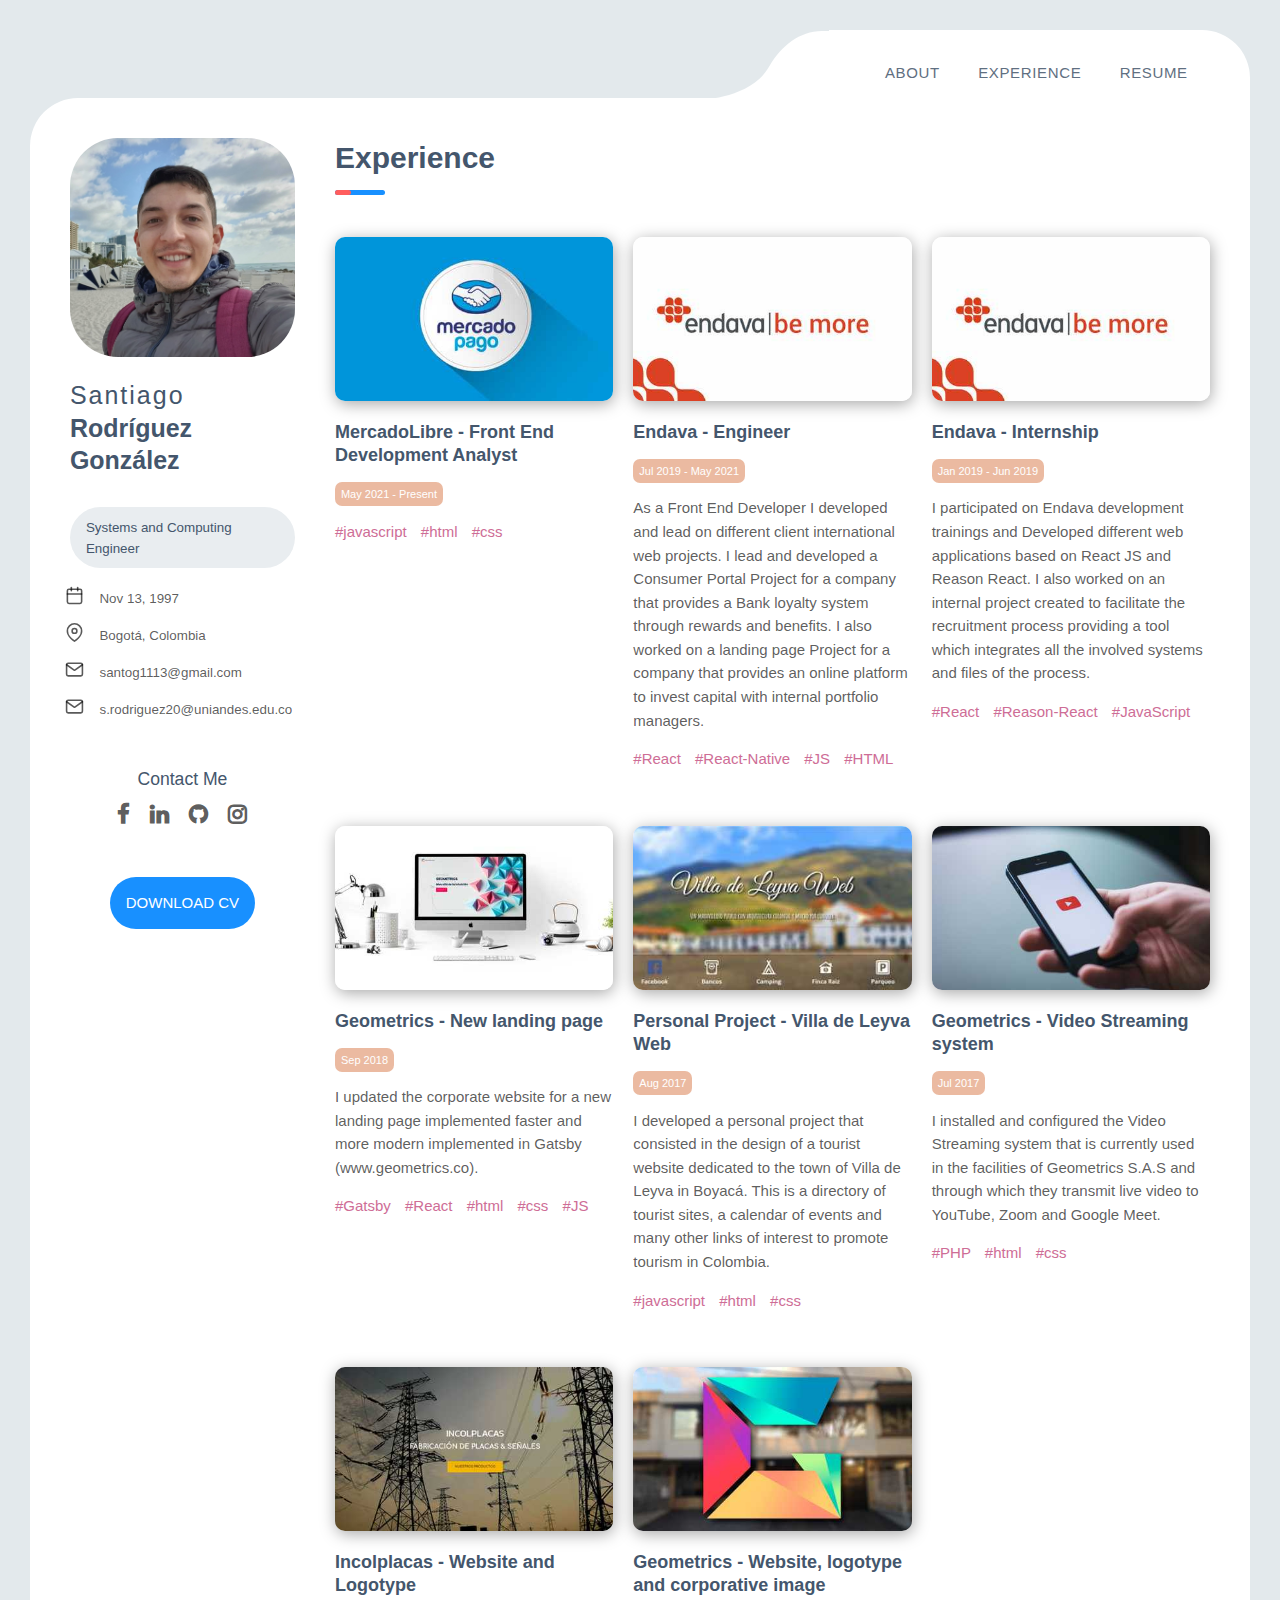
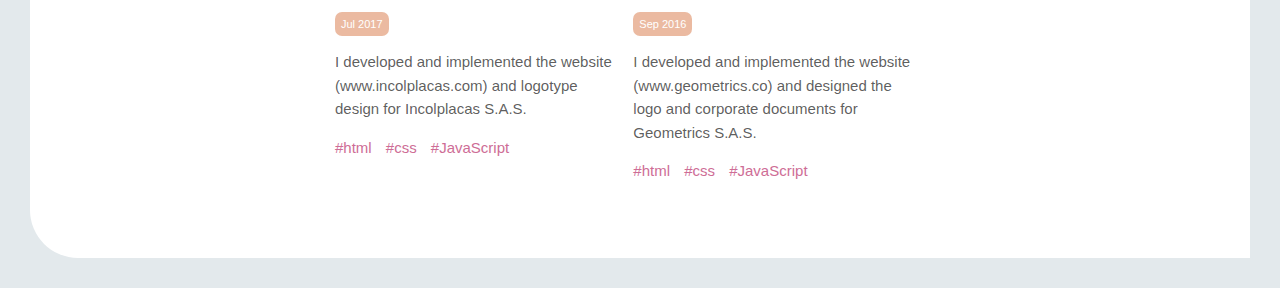
<file: experience/index.html>
<!DOCTYPE html><html lang="en-US"><head><meta charSet="utf-8"/><meta http-equiv="x-ua-compatible" content="ie=edge"/><meta name="viewport" content="width=device-width, initial-scale=1, shrink-to-fit=no"/><style data-href="/styles.a1380623b04b4f9543c9.css">body,html{width:100%;height:100%}input::-ms-clear,input::-ms-reveal{display:none}*,:after,:before{box-sizing:border-box}html{font-family:sans-serif;line-height:1.15;-webkit-text-size-adjust:100%;-ms-text-size-adjust:100%;-ms-overflow-style:scrollbar;-webkit-tap-highlight-color:rgba(0,0,0,0)}@-ms-viewport{width:device-width}article,aside,dialog,figcaption,figure,footer,header,hgroup,main,nav,section{display:block}body{margin:0;color:rgba(0,0,0,.65);font-size:14px;font-family:-apple-system,BlinkMacSystemFont,Segoe UI,Roboto,Helvetica Neue,Arial,Noto Sans,sans-serif,Apple Color Emoji,Segoe UI Emoji,Segoe UI Symbol,Noto Color Emoji;font-variant:tabular-nums;line-height:1.5715;background-color:#fff;font-feature-settings:"tnum"}[tabindex="-1"]:focus{outline:none!important}hr{box-sizing:content-box;height:0;overflow:visible}h1,h2,h3,h4,h5,h6{color:rgba(0,0,0,.85);font-weight:500}p{margin-top:0;margin-bottom:1em}abbr[data-original-title],abbr[title]{text-decoration:underline;-webkit-text-decoration:underline dotted;text-decoration:underline dotted;border-bottom:0;cursor:help}address{margin-bottom:1em;font-style:normal;line-height:inherit}input[type=number],input[type=password],input[type=text],textarea{-webkit-appearance:none}dl,ol,ul{margin-top:0;margin-bottom:1em}ol ol,ol ul,ul ol,ul ul{margin-bottom:0}dt{font-weight:500}dd{margin-bottom:.5em;margin-left:0}blockquote{margin:0 0 1em}dfn{font-style:italic}b,strong{font-weight:bolder}small{font-size:80%}sub,sup{position:relative;font-size:75%;line-height:0;vertical-align:baseline}sub{bottom:-.25em}sup{top:-.5em}a{color:#1890ff;text-decoration:none;background-color:transparent;outline:none;cursor:pointer;transition:color .3s;-webkit-text-decoration-skip:objects}a:hover{color:#40a9ff}a:active{color:#096dd9}a:active,a:hover{text-decoration:none;outline:0}a[disabled]{color:rgba(0,0,0,.25);cursor:not-allowed;pointer-events:none}code,kbd,pre,samp{font-size:1em;font-family:SFMono-Regular,Consolas,Liberation Mono,Menlo,Courier,monospace}pre{margin-top:0;margin-bottom:1em;overflow:auto}figure{margin:0 0 1em}img{vertical-align:middle;border-style:none}svg:not(:root){overflow:hidden}[role=button],a,area,button,input:not([type=range]),label,select,summary,textarea{touch-action:manipulation}table{border-collapse:collapse}caption{padding-top:.75em;padding-bottom:.3em;color:rgba(0,0,0,.45);text-align:left;caption-side:bottom}th{text-align:inherit}button,input,optgroup,select,textarea{margin:0;color:inherit;font-size:inherit;font-family:inherit;line-height:inherit}button,input{overflow:visible}button,select{text-transform:none}[type=reset],[type=submit],button,html [type=button]{-webkit-appearance:button}[type=button]::-moz-focus-inner,[type=reset]::-moz-focus-inner,[type=submit]::-moz-focus-inner,button::-moz-focus-inner{padding:0;border-style:none}input[type=checkbox],input[type=radio]{box-sizing:border-box;padding:0}input[type=date],input[type=datetime-local],input[type=month],input[type=time]{-webkit-appearance:listbox}textarea{overflow:auto;resize:vertical}fieldset{min-width:0;margin:0;padding:0;border:0}legend{display:block;width:100%;max-width:100%;margin-bottom:.5em;padding:0;color:inherit;font-size:1.5em;line-height:inherit;white-space:normal}progress{vertical-align:baseline}[type=number]::-webkit-inner-spin-button,[type=number]::-webkit-outer-spin-button{height:auto}[type=search]{outline-offset:-2px;-webkit-appearance:none}[type=search]::-webkit-search-cancel-button,[type=search]::-webkit-search-decoration{-webkit-appearance:none}::-webkit-file-upload-button{font:inherit;-webkit-appearance:button}output{display:inline-block}summary{display:list-item}template{display:none}[hidden]{display:none!important}mark{padding:.2em;background-color:#feffe6}::selection{color:#fff;background:#1890ff}.clearfix:before{display:table;content:""}.clearfix:after{display:block;clear:both;content:""}.anticon{display:inline-block;color:inherit;font-style:normal;line-height:0;text-align:center;text-transform:none;vertical-align:-.125em;text-rendering:optimizeLegibility;-webkit-font-smoothing:antialiased;-moz-osx-font-smoothing:grayscale}.anticon>*{line-height:1}.anticon svg{display:inline-block}.anticon:before{display:none}.anticon .anticon-icon{display:block}.anticon[tabindex]{cursor:pointer}.anticon-spin,.anticon-spin:before{display:inline-block;animation:loadingCircle 1s linear infinite}.fade-appear,.fade-enter,.fade-leave{animation-duration:.2s;animation-fill-mode:both;animation-play-state:paused}.fade-appear.fade-appear-active,.fade-enter.fade-enter-active{animation-name:antFadeIn;animation-play-state:running}.fade-leave.fade-leave-active{animation-name:antFadeOut;animation-play-state:running;pointer-events:none}.fade-appear,.fade-enter{opacity:0}.fade-appear,.fade-enter,.fade-leave{animation-timing-function:linear}@keyframes antFadeIn{0%{opacity:0}to{opacity:1}}@keyframes antFadeOut{0%{opacity:1}to{opacity:0}}.move-up-appear,.move-up-enter,.move-up-leave{animation-duration:.2s;animation-fill-mode:both;animation-play-state:paused}.move-up-appear.move-up-appear-active,.move-up-enter.move-up-enter-active{animation-name:antMoveUpIn;animation-play-state:running}.move-up-leave.move-up-leave-active{animation-name:antMoveUpOut;animation-play-state:running;pointer-events:none}.move-up-appear,.move-up-enter{opacity:0;animation-timing-function:cubic-bezier(.08,.82,.17,1)}.move-up-leave{animation-timing-function:cubic-bezier(.6,.04,.98,.34)}.move-down-appear,.move-down-enter,.move-down-leave{animation-duration:.2s;animation-fill-mode:both;animation-play-state:paused}.move-down-appear.move-down-appear-active,.move-down-enter.move-down-enter-active{animation-name:antMoveDownIn;animation-play-state:running}.move-down-leave.move-down-leave-active{animation-name:antMoveDownOut;animation-play-state:running;pointer-events:none}.move-down-appear,.move-down-enter{opacity:0;animation-timing-function:cubic-bezier(.08,.82,.17,1)}.move-down-leave{animation-timing-function:cubic-bezier(.6,.04,.98,.34)}.move-left-appear,.move-left-enter,.move-left-leave{animation-duration:.2s;animation-fill-mode:both;animation-play-state:paused}.move-left-appear.move-left-appear-active,.move-left-enter.move-left-enter-active{animation-name:antMoveLeftIn;animation-play-state:running}.move-left-leave.move-left-leave-active{animation-name:antMoveLeftOut;animation-play-state:running;pointer-events:none}.move-left-appear,.move-left-enter{opacity:0;animation-timing-function:cubic-bezier(.08,.82,.17,1)}.move-left-leave{animation-timing-function:cubic-bezier(.6,.04,.98,.34)}.move-right-appear,.move-right-enter,.move-right-leave{animation-duration:.2s;animation-fill-mode:both;animation-play-state:paused}.move-right-appear.move-right-appear-active,.move-right-enter.move-right-enter-active{animation-name:antMoveRightIn;animation-play-state:running}.move-right-leave.move-right-leave-active{animation-name:antMoveRightOut;animation-play-state:running;pointer-events:none}.move-right-appear,.move-right-enter{opacity:0;animation-timing-function:cubic-bezier(.08,.82,.17,1)}.move-right-leave{animation-timing-function:cubic-bezier(.6,.04,.98,.34)}@keyframes antMoveDownIn{0%{transform:translateY(100%);transform-origin:0 0;opacity:0}to{transform:translateY(0);transform-origin:0 0;opacity:1}}@keyframes antMoveDownOut{0%{transform:translateY(0);transform-origin:0 0;opacity:1}to{transform:translateY(100%);transform-origin:0 0;opacity:0}}@keyframes antMoveLeftIn{0%{transform:translateX(-100%);transform-origin:0 0;opacity:0}to{transform:translateX(0);transform-origin:0 0;opacity:1}}@keyframes antMoveLeftOut{0%{transform:translateX(0);transform-origin:0 0;opacity:1}to{transform:translateX(-100%);transform-origin:0 0;opacity:0}}@keyframes antMoveRightIn{0%{transform:translateX(100%);transform-origin:0 0;opacity:0}to{transform:translateX(0);transform-origin:0 0;opacity:1}}@keyframes antMoveRightOut{0%{transform:translateX(0);transform-origin:0 0;opacity:1}to{transform:translateX(100%);transform-origin:0 0;opacity:0}}@keyframes antMoveUpIn{0%{transform:translateY(-100%);transform-origin:0 0;opacity:0}to{transform:translateY(0);transform-origin:0 0;opacity:1}}@keyframes antMoveUpOut{0%{transform:translateY(0);transform-origin:0 0;opacity:1}to{transform:translateY(-100%);transform-origin:0 0;opacity:0}}@keyframes loadingCircle{to{transform:rotate(1turn)}}[ant-click-animating-without-extra-node=true],[ant-click-animating=true]{position:relative}html{--antd-wave-shadow-color:#1890ff}.ant-click-animating-node,[ant-click-animating-without-extra-node=true]:after{position:absolute;top:0;right:0;bottom:0;left:0;display:block;border-radius:inherit;box-shadow:0 0 0 0 #1890ff;box-shadow:0 0 0 0 var(--antd-wave-shadow-color);opacity:.2;animation:fadeEffect 2s cubic-bezier(.08,.82,.17,1),waveEffect .4s cubic-bezier(.08,.82,.17,1);animation-fill-mode:forwards;content:"";pointer-events:none}@keyframes waveEffect{to{box-shadow:0 0 0 #1890ff;box-shadow:0 0 0 6px var(--antd-wave-shadow-color)}}@keyframes fadeEffect{to{opacity:0}}.slide-up-appear,.slide-up-enter,.slide-up-leave{animation-duration:.2s;animation-fill-mode:both;animation-play-state:paused}.slide-up-appear.slide-up-appear-active,.slide-up-enter.slide-up-enter-active{animation-name:antSlideUpIn;animation-play-state:running}.slide-up-leave.slide-up-leave-active{animation-name:antSlideUpOut;animation-play-state:running;pointer-events:none}.slide-up-appear,.slide-up-enter{opacity:0;animation-timing-function:cubic-bezier(.23,1,.32,1)}.slide-up-leave{animation-timing-function:cubic-bezier(.755,.05,.855,.06)}.slide-down-appear,.slide-down-enter,.slide-down-leave{animation-duration:.2s;animation-fill-mode:both;animation-play-state:paused}.slide-down-appear.slide-down-appear-active,.slide-down-enter.slide-down-enter-active{animation-name:antSlideDownIn;animation-play-state:running}.slide-down-leave.slide-down-leave-active{animation-name:antSlideDownOut;animation-play-state:running;pointer-events:none}.slide-down-appear,.slide-down-enter{opacity:0;animation-timing-function:cubic-bezier(.23,1,.32,1)}.slide-down-leave{animation-timing-function:cubic-bezier(.755,.05,.855,.06)}.slide-left-appear,.slide-left-enter,.slide-left-leave{animation-duration:.2s;animation-fill-mode:both;animation-play-state:paused}.slide-left-appear.slide-left-appear-active,.slide-left-enter.slide-left-enter-active{animation-name:antSlideLeftIn;animation-play-state:running}.slide-left-leave.slide-left-leave-active{animation-name:antSlideLeftOut;animation-play-state:running;pointer-events:none}.slide-left-appear,.slide-left-enter{opacity:0;animation-timing-function:cubic-bezier(.23,1,.32,1)}.slide-left-leave{animation-timing-function:cubic-bezier(.755,.05,.855,.06)}.slide-right-appear,.slide-right-enter,.slide-right-leave{animation-duration:.2s;animation-fill-mode:both;animation-play-state:paused}.slide-right-appear.slide-right-appear-active,.slide-right-enter.slide-right-enter-active{animation-name:antSlideRightIn;animation-play-state:running}.slide-right-leave.slide-right-leave-active{animation-name:antSlideRightOut;animation-play-state:running;pointer-events:none}.slide-right-appear,.slide-right-enter{opacity:0;animation-timing-function:cubic-bezier(.23,1,.32,1)}.slide-right-leave{animation-timing-function:cubic-bezier(.755,.05,.855,.06)}@keyframes antSlideUpIn{0%{transform:scaleY(.8);transform-origin:0 0;opacity:0}to{transform:scaleY(1);transform-origin:0 0;opacity:1}}@keyframes antSlideUpOut{0%{transform:scaleY(1);transform-origin:0 0;opacity:1}to{transform:scaleY(.8);transform-origin:0 0;opacity:0}}@keyframes antSlideDownIn{0%{transform:scaleY(.8);transform-origin:100% 100%;opacity:0}to{transform:scaleY(1);transform-origin:100% 100%;opacity:1}}@keyframes antSlideDownOut{0%{transform:scaleY(1);transform-origin:100% 100%;opacity:1}to{transform:scaleY(.8);transform-origin:100% 100%;opacity:0}}@keyframes antSlideLeftIn{0%{transform:scaleX(.8);transform-origin:0 0;opacity:0}to{transform:scaleX(1);transform-origin:0 0;opacity:1}}@keyframes antSlideLeftOut{0%{transform:scaleX(1);transform-origin:0 0;opacity:1}to{transform:scaleX(.8);transform-origin:0 0;opacity:0}}@keyframes antSlideRightIn{0%{transform:scaleX(.8);transform-origin:100% 0;opacity:0}to{transform:scaleX(1);transform-origin:100% 0;opacity:1}}@keyframes antSlideRightOut{0%{transform:scaleX(1);transform-origin:100% 0;opacity:1}to{transform:scaleX(.8);transform-origin:100% 0;opacity:0}}.zoom-appear,.zoom-enter,.zoom-leave{animation-duration:.2s;animation-fill-mode:both;animation-play-state:paused}.zoom-appear.zoom-appear-active,.zoom-enter.zoom-enter-active{animation-name:antZoomIn;animation-play-state:running}.zoom-leave.zoom-leave-active{animation-name:antZoomOut;animation-play-state:running;pointer-events:none}.zoom-appear,.zoom-enter{transform:scale(0);opacity:0;animation-timing-function:cubic-bezier(.08,.82,.17,1)}.zoom-leave{animation-timing-function:cubic-bezier(.78,.14,.15,.86)}.zoom-big-appear,.zoom-big-enter,.zoom-big-leave{animation-duration:.2s;animation-fill-mode:both;animation-play-state:paused}.zoom-big-appear.zoom-big-appear-active,.zoom-big-enter.zoom-big-enter-active{animation-name:antZoomBigIn;animation-play-state:running}.zoom-big-leave.zoom-big-leave-active{animation-name:antZoomBigOut;animation-play-state:running;pointer-events:none}.zoom-big-appear,.zoom-big-enter{transform:scale(0);opacity:0;animation-timing-function:cubic-bezier(.08,.82,.17,1)}.zoom-big-leave{animation-timing-function:cubic-bezier(.78,.14,.15,.86)}.zoom-big-fast-appear,.zoom-big-fast-enter,.zoom-big-fast-leave{animation-duration:.1s;animation-fill-mode:both;animation-play-state:paused}.zoom-big-fast-appear.zoom-big-fast-appear-active,.zoom-big-fast-enter.zoom-big-fast-enter-active{animation-name:antZoomBigIn;animation-play-state:running}.zoom-big-fast-leave.zoom-big-fast-leave-active{animation-name:antZoomBigOut;animation-play-state:running;pointer-events:none}.zoom-big-fast-appear,.zoom-big-fast-enter{transform:scale(0);opacity:0;animation-timing-function:cubic-bezier(.08,.82,.17,1)}.zoom-big-fast-leave{animation-timing-function:cubic-bezier(.78,.14,.15,.86)}.zoom-up-appear,.zoom-up-enter,.zoom-up-leave{animation-duration:.2s;animation-fill-mode:both;animation-play-state:paused}.zoom-up-appear.zoom-up-appear-active,.zoom-up-enter.zoom-up-enter-active{animation-name:antZoomUpIn;animation-play-state:running}.zoom-up-leave.zoom-up-leave-active{animation-name:antZoomUpOut;animation-play-state:running;pointer-events:none}.zoom-up-appear,.zoom-up-enter{transform:scale(0);opacity:0;animation-timing-function:cubic-bezier(.08,.82,.17,1)}.zoom-up-leave{animation-timing-function:cubic-bezier(.78,.14,.15,.86)}.zoom-down-appear,.zoom-down-enter,.zoom-down-leave{animation-duration:.2s;animation-fill-mode:both;animation-play-state:paused}.zoom-down-appear.zoom-down-appear-active,.zoom-down-enter.zoom-down-enter-active{animation-name:antZoomDownIn;animation-play-state:running}.zoom-down-leave.zoom-down-leave-active{animation-name:antZoomDownOut;animation-play-state:running;pointer-events:none}.zoom-down-appear,.zoom-down-enter{transform:scale(0);opacity:0;animation-timing-function:cubic-bezier(.08,.82,.17,1)}.zoom-down-leave{animation-timing-function:cubic-bezier(.78,.14,.15,.86)}.zoom-left-appear,.zoom-left-enter,.zoom-left-leave{animation-duration:.2s;animation-fill-mode:both;animation-play-state:paused}.zoom-left-appear.zoom-left-appear-active,.zoom-left-enter.zoom-left-enter-active{animation-name:antZoomLeftIn;animation-play-state:running}.zoom-left-leave.zoom-left-leave-active{animation-name:antZoomLeftOut;animation-play-state:running;pointer-events:none}.zoom-left-appear,.zoom-left-enter{transform:scale(0);opacity:0;animation-timing-function:cubic-bezier(.08,.82,.17,1)}.zoom-left-leave{animation-timing-function:cubic-bezier(.78,.14,.15,.86)}.zoom-right-appear,.zoom-right-enter,.zoom-right-leave{animation-duration:.2s;animation-fill-mode:both;animation-play-state:paused}.zoom-right-appear.zoom-right-appear-active,.zoom-right-enter.zoom-right-enter-active{animation-name:antZoomRightIn;animation-play-state:running}.zoom-right-leave.zoom-right-leave-active{animation-name:antZoomRightOut;animation-play-state:running;pointer-events:none}.zoom-right-appear,.zoom-right-enter{transform:scale(0);opacity:0;animation-timing-function:cubic-bezier(.08,.82,.17,1)}.zoom-right-leave{animation-timing-function:cubic-bezier(.78,.14,.15,.86)}@keyframes antZoomIn{0%{transform:scale(.2);opacity:0}to{transform:scale(1);opacity:1}}@keyframes antZoomOut{0%{transform:scale(1)}to{transform:scale(.2);opacity:0}}@keyframes antZoomBigIn{0%{transform:scale(.8);opacity:0}to{transform:scale(1);opacity:1}}@keyframes antZoomBigOut{0%{transform:scale(1)}to{transform:scale(.8);opacity:0}}@keyframes antZoomUpIn{0%{transform:scale(.8);transform-origin:50% 0;opacity:0}to{transform:scale(1);transform-origin:50% 0}}@keyframes antZoomUpOut{0%{transform:scale(1);transform-origin:50% 0}to{transform:scale(.8);transform-origin:50% 0;opacity:0}}@keyframes antZoomLeftIn{0%{transform:scale(.8);transform-origin:0 50%;opacity:0}to{transform:scale(1);transform-origin:0 50%}}@keyframes antZoomLeftOut{0%{transform:scale(1);transform-origin:0 50%}to{transform:scale(.8);transform-origin:0 50%;opacity:0}}@keyframes antZoomRightIn{0%{transform:scale(.8);transform-origin:100% 50%;opacity:0}to{transform:scale(1);transform-origin:100% 50%}}@keyframes antZoomRightOut{0%{transform:scale(1);transform-origin:100% 50%}to{transform:scale(.8);transform-origin:100% 50%;opacity:0}}@keyframes antZoomDownIn{0%{transform:scale(.8);transform-origin:50% 100%;opacity:0}to{transform:scale(1);transform-origin:50% 100%}}@keyframes antZoomDownOut{0%{transform:scale(1);transform-origin:50% 100%}to{transform:scale(.8);transform-origin:50% 100%;opacity:0}}.ant-motion-collapse-legacy{overflow:hidden}.ant-motion-collapse,.ant-motion-collapse-legacy-active{transition:height .15s cubic-bezier(.645,.045,.355,1),opacity .15s cubic-bezier(.645,.045,.355,1)!important}.ant-motion-collapse{overflow:hidden}.ant-layout{display:flex;flex:auto;flex-direction:column;min-height:0;background:#f0f2f5}.ant-layout,.ant-layout *{box-sizing:border-box}.ant-layout.ant-layout-has-sider{flex-direction:row}.ant-layout.ant-layout-has-sider>.ant-layout,.ant-layout.ant-layout-has-sider>.ant-layout-content{overflow-x:hidden}.ant-layout-footer,.ant-layout-header{flex:0 0 auto}.ant-layout-header{height:64px;padding:0 50px;color:rgba(0,0,0,.65);line-height:64px;background:#001529}.ant-layout-footer{padding:24px 50px;color:rgba(0,0,0,.65);font-size:14px;background:#f0f2f5}.ant-layout-content{flex:auto;min-height:0}.ant-layout-sider{position:relative;min-width:0;background:#001529;transition:all .2s}.ant-layout-sider-children{height:100%;margin-top:-.1px;padding-top:.1px}.ant-layout-sider-has-trigger{padding-bottom:48px}.ant-layout-sider-right{order:1}.ant-layout-sider-trigger{position:fixed;bottom:0;z-index:1;height:48px;color:#fff;line-height:48px;text-align:center;background:#002140;cursor:pointer;transition:all .2s}.ant-layout-sider-zero-width>*{overflow:hidden}.ant-layout-sider-zero-width-trigger{position:absolute;top:64px;right:-36px;z-index:1;width:36px;height:42px;color:#fff;font-size:18px;line-height:42px;text-align:center;background:#001529;border-radius:0 2px 2px 0;cursor:pointer;transition:background .3s ease}.ant-layout-sider-zero-width-trigger:hover{background:#192c3e}.ant-layout-sider-zero-width-trigger-right{left:-36px;border-radius:2px 0 0 2px}.ant-layout-sider-light{background:#fff}.ant-layout-sider-light .ant-layout-sider-trigger,.ant-layout-sider-light .ant-layout-sider-zero-width-trigger{color:rgba(0,0,0,.65);background:#fff}

/*!
 *  Font Awesome 4.7.0 by @davegandy - http://fontawesome.io - @fontawesome
 *  License - http://fontawesome.io/license (Font: SIL OFL 1.1, CSS: MIT License)
 */@font-face{font-family:FontAwesome;src:url(/static/fontawesome-webfont-674f50d287a8c48dc19ba404d20fe713.eot);src:url(/static/fontawesome-webfont-674f50d287a8c48dc19ba404d20fe713.eot?#iefix&v=4.7.0) format("embedded-opentype"),url(/static/fontawesome-webfont-af7ae505a9eed503f8b8e6982036873e.woff2) format("woff2"),url(/static/fontawesome-webfont-fee66e712a8a08eef5805a46892932ad.woff) format("woff"),url(/static/fontawesome-webfont-b06871f281fee6b241d60582ae9369b9.ttf) format("truetype"),url(/static/fontawesome-webfont-912ec66d7572ff821749319396470bde.svg#fontawesomeregular) format("svg");font-weight:400;font-style:normal}.fa{display:inline-block;font:normal normal normal 14px/1 FontAwesome;font-size:inherit;text-rendering:auto;-webkit-font-smoothing:antialiased;-moz-osx-font-smoothing:grayscale}.fa-lg{font-size:1.33333333em;line-height:.75em;vertical-align:-15%}.fa-2x{font-size:2em}.fa-3x{font-size:3em}.fa-4x{font-size:4em}.fa-5x{font-size:5em}.fa-fw{width:1.28571429em;text-align:center}.fa-ul{padding-left:0;margin-left:2.14285714em;list-style-type:none}.fa-ul>li{position:relative}.fa-li{position:absolute;left:-2.14285714em;width:2.14285714em;top:.14285714em;text-align:center}.fa-li.fa-lg{left:-1.85714286em}.fa-border{padding:.2em .25em .15em;border:.08em solid #eee;border-radius:.1em}.fa-pull-left{float:left}.fa-pull-right{float:right}.fa.fa-pull-left{margin-right:.3em}.fa.fa-pull-right{margin-left:.3em}.pull-right{float:right}.pull-left{float:left}.fa.pull-left{margin-right:.3em}.fa.pull-right{margin-left:.3em}.fa-spin{animation:fa-spin 2s linear infinite}.fa-pulse{animation:fa-spin 1s steps(8) infinite}@keyframes fa-spin{0%{transform:rotate(0deg)}to{transform:rotate(359deg)}}.fa-rotate-90{-ms-filter:"progid:DXImageTransform.Microsoft.BasicImage(rotation=1)";transform:rotate(90deg)}.fa-rotate-180{-ms-filter:"progid:DXImageTransform.Microsoft.BasicImage(rotation=2)";transform:rotate(180deg)}.fa-rotate-270{-ms-filter:"progid:DXImageTransform.Microsoft.BasicImage(rotation=3)";transform:rotate(270deg)}.fa-flip-horizontal{-ms-filter:"progid:DXImageTransform.Microsoft.BasicImage(rotation=0, mirror=1)";transform:scaleX(-1)}.fa-flip-vertical{-ms-filter:"progid:DXImageTransform.Microsoft.BasicImage(rotation=2, mirror=1)";transform:scaleY(-1)}:root .fa-flip-horizontal,:root .fa-flip-vertical,:root .fa-rotate-90,:root .fa-rotate-180,:root .fa-rotate-270{-webkit-filter:none;filter:none}.fa-stack{position:relative;display:inline-block;width:2em;height:2em;line-height:2em;vertical-align:middle}.fa-stack-1x,.fa-stack-2x{position:absolute;left:0;width:100%;text-align:center}.fa-stack-1x{line-height:inherit}.fa-stack-2x{font-size:2em}.fa-inverse{color:#fff}.fa-glass:before{content:"\F000"}.fa-music:before{content:"\F001"}.fa-search:before{content:"\F002"}.fa-envelope-o:before{content:"\F003"}.fa-heart:before{content:"\F004"}.fa-star:before{content:"\F005"}.fa-star-o:before{content:"\F006"}.fa-user:before{content:"\F007"}.fa-film:before{content:"\F008"}.fa-th-large:before{content:"\F009"}.fa-th:before{content:"\F00A"}.fa-th-list:before{content:"\F00B"}.fa-check:before{content:"\F00C"}.fa-close:before,.fa-remove:before,.fa-times:before{content:"\F00D"}.fa-search-plus:before{content:"\F00E"}.fa-search-minus:before{content:"\F010"}.fa-power-off:before{content:"\F011"}.fa-signal:before{content:"\F012"}.fa-cog:before,.fa-gear:before{content:"\F013"}.fa-trash-o:before{content:"\F014"}.fa-home:before{content:"\F015"}.fa-file-o:before{content:"\F016"}.fa-clock-o:before{content:"\F017"}.fa-road:before{content:"\F018"}.fa-download:before{content:"\F019"}.fa-arrow-circle-o-down:before{content:"\F01A"}.fa-arrow-circle-o-up:before{content:"\F01B"}.fa-inbox:before{content:"\F01C"}.fa-play-circle-o:before{content:"\F01D"}.fa-repeat:before,.fa-rotate-right:before{content:"\F01E"}.fa-refresh:before{content:"\F021"}.fa-list-alt:before{content:"\F022"}.fa-lock:before{content:"\F023"}.fa-flag:before{content:"\F024"}.fa-headphones:before{content:"\F025"}.fa-volume-off:before{content:"\F026"}.fa-volume-down:before{content:"\F027"}.fa-volume-up:before{content:"\F028"}.fa-qrcode:before{content:"\F029"}.fa-barcode:before{content:"\F02A"}.fa-tag:before{content:"\F02B"}.fa-tags:before{content:"\F02C"}.fa-book:before{content:"\F02D"}.fa-bookmark:before{content:"\F02E"}.fa-print:before{content:"\F02F"}.fa-camera:before{content:"\F030"}.fa-font:before{content:"\F031"}.fa-bold:before{content:"\F032"}.fa-italic:before{content:"\F033"}.fa-text-height:before{content:"\F034"}.fa-text-width:before{content:"\F035"}.fa-align-left:before{content:"\F036"}.fa-align-center:before{content:"\F037"}.fa-align-right:before{content:"\F038"}.fa-align-justify:before{content:"\F039"}.fa-list:before{content:"\F03A"}.fa-dedent:before,.fa-outdent:before{content:"\F03B"}.fa-indent:before{content:"\F03C"}.fa-video-camera:before{content:"\F03D"}.fa-image:before,.fa-photo:before,.fa-picture-o:before{content:"\F03E"}.fa-pencil:before{content:"\F040"}.fa-map-marker:before{content:"\F041"}.fa-adjust:before{content:"\F042"}.fa-tint:before{content:"\F043"}.fa-edit:before,.fa-pencil-square-o:before{content:"\F044"}.fa-share-square-o:before{content:"\F045"}.fa-check-square-o:before{content:"\F046"}.fa-arrows:before{content:"\F047"}.fa-step-backward:before{content:"\F048"}.fa-fast-backward:before{content:"\F049"}.fa-backward:before{content:"\F04A"}.fa-play:before{content:"\F04B"}.fa-pause:before{content:"\F04C"}.fa-stop:before{content:"\F04D"}.fa-forward:before{content:"\F04E"}.fa-fast-forward:before{content:"\F050"}.fa-step-forward:before{content:"\F051"}.fa-eject:before{content:"\F052"}.fa-chevron-left:before{content:"\F053"}.fa-chevron-right:before{content:"\F054"}.fa-plus-circle:before{content:"\F055"}.fa-minus-circle:before{content:"\F056"}.fa-times-circle:before{content:"\F057"}.fa-check-circle:before{content:"\F058"}.fa-question-circle:before{content:"\F059"}.fa-info-circle:before{content:"\F05A"}.fa-crosshairs:before{content:"\F05B"}.fa-times-circle-o:before{content:"\F05C"}.fa-check-circle-o:before{content:"\F05D"}.fa-ban:before{content:"\F05E"}.fa-arrow-left:before{content:"\F060"}.fa-arrow-right:before{content:"\F061"}.fa-arrow-up:before{content:"\F062"}.fa-arrow-down:before{content:"\F063"}.fa-mail-forward:before,.fa-share:before{content:"\F064"}.fa-expand:before{content:"\F065"}.fa-compress:before{content:"\F066"}.fa-plus:before{content:"\F067"}.fa-minus:before{content:"\F068"}.fa-asterisk:before{content:"\F069"}.fa-exclamation-circle:before{content:"\F06A"}.fa-gift:before{content:"\F06B"}.fa-leaf:before{content:"\F06C"}.fa-fire:before{content:"\F06D"}.fa-eye:before{content:"\F06E"}.fa-eye-slash:before{content:"\F070"}.fa-exclamation-triangle:before,.fa-warning:before{content:"\F071"}.fa-plane:before{content:"\F072"}.fa-calendar:before{content:"\F073"}.fa-random:before{content:"\F074"}.fa-comment:before{content:"\F075"}.fa-magnet:before{content:"\F076"}.fa-chevron-up:before{content:"\F077"}.fa-chevron-down:before{content:"\F078"}.fa-retweet:before{content:"\F079"}.fa-shopping-cart:before{content:"\F07A"}.fa-folder:before{content:"\F07B"}.fa-folder-open:before{content:"\F07C"}.fa-arrows-v:before{content:"\F07D"}.fa-arrows-h:before{content:"\F07E"}.fa-bar-chart-o:before,.fa-bar-chart:before{content:"\F080"}.fa-twitter-square:before{content:"\F081"}.fa-facebook-square:before{content:"\F082"}.fa-camera-retro:before{content:"\F083"}.fa-key:before{content:"\F084"}.fa-cogs:before,.fa-gears:before{content:"\F085"}.fa-comments:before{content:"\F086"}.fa-thumbs-o-up:before{content:"\F087"}.fa-thumbs-o-down:before{content:"\F088"}.fa-star-half:before{content:"\F089"}.fa-heart-o:before{content:"\F08A"}.fa-sign-out:before{content:"\F08B"}.fa-linkedin-square:before{content:"\F08C"}.fa-thumb-tack:before{content:"\F08D"}.fa-external-link:before{content:"\F08E"}.fa-sign-in:before{content:"\F090"}.fa-trophy:before{content:"\F091"}.fa-github-square:before{content:"\F092"}.fa-upload:before{content:"\F093"}.fa-lemon-o:before{content:"\F094"}.fa-phone:before{content:"\F095"}.fa-square-o:before{content:"\F096"}.fa-bookmark-o:before{content:"\F097"}.fa-phone-square:before{content:"\F098"}.fa-twitter:before{content:"\F099"}.fa-facebook-f:before,.fa-facebook:before{content:"\F09A"}.fa-github:before{content:"\F09B"}.fa-unlock:before{content:"\F09C"}.fa-credit-card:before{content:"\F09D"}.fa-feed:before,.fa-rss:before{content:"\F09E"}.fa-hdd-o:before{content:"\F0A0"}.fa-bullhorn:before{content:"\F0A1"}.fa-bell:before{content:"\F0F3"}.fa-certificate:before{content:"\F0A3"}.fa-hand-o-right:before{content:"\F0A4"}.fa-hand-o-left:before{content:"\F0A5"}.fa-hand-o-up:before{content:"\F0A6"}.fa-hand-o-down:before{content:"\F0A7"}.fa-arrow-circle-left:before{content:"\F0A8"}.fa-arrow-circle-right:before{content:"\F0A9"}.fa-arrow-circle-up:before{content:"\F0AA"}.fa-arrow-circle-down:before{content:"\F0AB"}.fa-globe:before{content:"\F0AC"}.fa-wrench:before{content:"\F0AD"}.fa-tasks:before{content:"\F0AE"}.fa-filter:before{content:"\F0B0"}.fa-briefcase:before{content:"\F0B1"}.fa-arrows-alt:before{content:"\F0B2"}.fa-group:before,.fa-users:before{content:"\F0C0"}.fa-chain:before,.fa-link:before{content:"\F0C1"}.fa-cloud:before{content:"\F0C2"}.fa-flask:before{content:"\F0C3"}.fa-cut:before,.fa-scissors:before{content:"\F0C4"}.fa-copy:before,.fa-files-o:before{content:"\F0C5"}.fa-paperclip:before{content:"\F0C6"}.fa-floppy-o:before,.fa-save:before{content:"\F0C7"}.fa-square:before{content:"\F0C8"}.fa-bars:before,.fa-navicon:before,.fa-reorder:before{content:"\F0C9"}.fa-list-ul:before{content:"\F0CA"}.fa-list-ol:before{content:"\F0CB"}.fa-strikethrough:before{content:"\F0CC"}.fa-underline:before{content:"\F0CD"}.fa-table:before{content:"\F0CE"}.fa-magic:before{content:"\F0D0"}.fa-truck:before{content:"\F0D1"}.fa-pinterest:before{content:"\F0D2"}.fa-pinterest-square:before{content:"\F0D3"}.fa-google-plus-square:before{content:"\F0D4"}.fa-google-plus:before{content:"\F0D5"}.fa-money:before{content:"\F0D6"}.fa-caret-down:before{content:"\F0D7"}.fa-caret-up:before{content:"\F0D8"}.fa-caret-left:before{content:"\F0D9"}.fa-caret-right:before{content:"\F0DA"}.fa-columns:before{content:"\F0DB"}.fa-sort:before,.fa-unsorted:before{content:"\F0DC"}.fa-sort-desc:before,.fa-sort-down:before{content:"\F0DD"}.fa-sort-asc:before,.fa-sort-up:before{content:"\F0DE"}.fa-envelope:before{content:"\F0E0"}.fa-linkedin:before{content:"\F0E1"}.fa-rotate-left:before,.fa-undo:before{content:"\F0E2"}.fa-gavel:before,.fa-legal:before{content:"\F0E3"}.fa-dashboard:before,.fa-tachometer:before{content:"\F0E4"}.fa-comment-o:before{content:"\F0E5"}.fa-comments-o:before{content:"\F0E6"}.fa-bolt:before,.fa-flash:before{content:"\F0E7"}.fa-sitemap:before{content:"\F0E8"}.fa-umbrella:before{content:"\F0E9"}.fa-clipboard:before,.fa-paste:before{content:"\F0EA"}.fa-lightbulb-o:before{content:"\F0EB"}.fa-exchange:before{content:"\F0EC"}.fa-cloud-download:before{content:"\F0ED"}.fa-cloud-upload:before{content:"\F0EE"}.fa-user-md:before{content:"\F0F0"}.fa-stethoscope:before{content:"\F0F1"}.fa-suitcase:before{content:"\F0F2"}.fa-bell-o:before{content:"\F0A2"}.fa-coffee:before{content:"\F0F4"}.fa-cutlery:before{content:"\F0F5"}.fa-file-text-o:before{content:"\F0F6"}.fa-building-o:before{content:"\F0F7"}.fa-hospital-o:before{content:"\F0F8"}.fa-ambulance:before{content:"\F0F9"}.fa-medkit:before{content:"\F0FA"}.fa-fighter-jet:before{content:"\F0FB"}.fa-beer:before{content:"\F0FC"}.fa-h-square:before{content:"\F0FD"}.fa-plus-square:before{content:"\F0FE"}.fa-angle-double-left:before{content:"\F100"}.fa-angle-double-right:before{content:"\F101"}.fa-angle-double-up:before{content:"\F102"}.fa-angle-double-down:before{content:"\F103"}.fa-angle-left:before{content:"\F104"}.fa-angle-right:before{content:"\F105"}.fa-angle-up:before{content:"\F106"}.fa-angle-down:before{content:"\F107"}.fa-desktop:before{content:"\F108"}.fa-laptop:before{content:"\F109"}.fa-tablet:before{content:"\F10A"}.fa-mobile-phone:before,.fa-mobile:before{content:"\F10B"}.fa-circle-o:before{content:"\F10C"}.fa-quote-left:before{content:"\F10D"}.fa-quote-right:before{content:"\F10E"}.fa-spinner:before{content:"\F110"}.fa-circle:before{content:"\F111"}.fa-mail-reply:before,.fa-reply:before{content:"\F112"}.fa-github-alt:before{content:"\F113"}.fa-folder-o:before{content:"\F114"}.fa-folder-open-o:before{content:"\F115"}.fa-smile-o:before{content:"\F118"}.fa-frown-o:before{content:"\F119"}.fa-meh-o:before{content:"\F11A"}.fa-gamepad:before{content:"\F11B"}.fa-keyboard-o:before{content:"\F11C"}.fa-flag-o:before{content:"\F11D"}.fa-flag-checkered:before{content:"\F11E"}.fa-terminal:before{content:"\F120"}.fa-code:before{content:"\F121"}.fa-mail-reply-all:before,.fa-reply-all:before{content:"\F122"}.fa-star-half-empty:before,.fa-star-half-full:before,.fa-star-half-o:before{content:"\F123"}.fa-location-arrow:before{content:"\F124"}.fa-crop:before{content:"\F125"}.fa-code-fork:before{content:"\F126"}.fa-chain-broken:before,.fa-unlink:before{content:"\F127"}.fa-question:before{content:"\F128"}.fa-info:before{content:"\F129"}.fa-exclamation:before{content:"\F12A"}.fa-superscript:before{content:"\F12B"}.fa-subscript:before{content:"\F12C"}.fa-eraser:before{content:"\F12D"}.fa-puzzle-piece:before{content:"\F12E"}.fa-microphone:before{content:"\F130"}.fa-microphone-slash:before{content:"\F131"}.fa-shield:before{content:"\F132"}.fa-calendar-o:before{content:"\F133"}.fa-fire-extinguisher:before{content:"\F134"}.fa-rocket:before{content:"\F135"}.fa-maxcdn:before{content:"\F136"}.fa-chevron-circle-left:before{content:"\F137"}.fa-chevron-circle-right:before{content:"\F138"}.fa-chevron-circle-up:before{content:"\F139"}.fa-chevron-circle-down:before{content:"\F13A"}.fa-html5:before{content:"\F13B"}.fa-css3:before{content:"\F13C"}.fa-anchor:before{content:"\F13D"}.fa-unlock-alt:before{content:"\F13E"}.fa-bullseye:before{content:"\F140"}.fa-ellipsis-h:before{content:"\F141"}.fa-ellipsis-v:before{content:"\F142"}.fa-rss-square:before{content:"\F143"}.fa-play-circle:before{content:"\F144"}.fa-ticket:before{content:"\F145"}.fa-minus-square:before{content:"\F146"}.fa-minus-square-o:before{content:"\F147"}.fa-level-up:before{content:"\F148"}.fa-level-down:before{content:"\F149"}.fa-check-square:before{content:"\F14A"}.fa-pencil-square:before{content:"\F14B"}.fa-external-link-square:before{content:"\F14C"}.fa-share-square:before{content:"\F14D"}.fa-compass:before{content:"\F14E"}.fa-caret-square-o-down:before,.fa-toggle-down:before{content:"\F150"}.fa-caret-square-o-up:before,.fa-toggle-up:before{content:"\F151"}.fa-caret-square-o-right:before,.fa-toggle-right:before{content:"\F152"}.fa-eur:before,.fa-euro:before{content:"\F153"}.fa-gbp:before{content:"\F154"}.fa-dollar:before,.fa-usd:before{content:"\F155"}.fa-inr:before,.fa-rupee:before{content:"\F156"}.fa-cny:before,.fa-jpy:before,.fa-rmb:before,.fa-yen:before{content:"\F157"}.fa-rouble:before,.fa-rub:before,.fa-ruble:before{content:"\F158"}.fa-krw:before,.fa-won:before{content:"\F159"}.fa-bitcoin:before,.fa-btc:before{content:"\F15A"}.fa-file:before{content:"\F15B"}.fa-file-text:before{content:"\F15C"}.fa-sort-alpha-asc:before{content:"\F15D"}.fa-sort-alpha-desc:before{content:"\F15E"}.fa-sort-amount-asc:before{content:"\F160"}.fa-sort-amount-desc:before{content:"\F161"}.fa-sort-numeric-asc:before{content:"\F162"}.fa-sort-numeric-desc:before{content:"\F163"}.fa-thumbs-up:before{content:"\F164"}.fa-thumbs-down:before{content:"\F165"}.fa-youtube-square:before{content:"\F166"}.fa-youtube:before{content:"\F167"}.fa-xing:before{content:"\F168"}.fa-xing-square:before{content:"\F169"}.fa-youtube-play:before{content:"\F16A"}.fa-dropbox:before{content:"\F16B"}.fa-stack-overflow:before{content:"\F16C"}.fa-instagram:before{content:"\F16D"}.fa-flickr:before{content:"\F16E"}.fa-adn:before{content:"\F170"}.fa-bitbucket:before{content:"\F171"}.fa-bitbucket-square:before{content:"\F172"}.fa-tumblr:before{content:"\F173"}.fa-tumblr-square:before{content:"\F174"}.fa-long-arrow-down:before{content:"\F175"}.fa-long-arrow-up:before{content:"\F176"}.fa-long-arrow-left:before{content:"\F177"}.fa-long-arrow-right:before{content:"\F178"}.fa-apple:before{content:"\F179"}.fa-windows:before{content:"\F17A"}.fa-android:before{content:"\F17B"}.fa-linux:before{content:"\F17C"}.fa-dribbble:before{content:"\F17D"}.fa-skype:before{content:"\F17E"}.fa-foursquare:before{content:"\F180"}.fa-trello:before{content:"\F181"}.fa-female:before{content:"\F182"}.fa-male:before{content:"\F183"}.fa-gittip:before,.fa-gratipay:before{content:"\F184"}.fa-sun-o:before{content:"\F185"}.fa-moon-o:before{content:"\F186"}.fa-archive:before{content:"\F187"}.fa-bug:before{content:"\F188"}.fa-vk:before{content:"\F189"}.fa-weibo:before{content:"\F18A"}.fa-renren:before{content:"\F18B"}.fa-pagelines:before{content:"\F18C"}.fa-stack-exchange:before{content:"\F18D"}.fa-arrow-circle-o-right:before{content:"\F18E"}.fa-arrow-circle-o-left:before{content:"\F190"}.fa-caret-square-o-left:before,.fa-toggle-left:before{content:"\F191"}.fa-dot-circle-o:before{content:"\F192"}.fa-wheelchair:before{content:"\F193"}.fa-vimeo-square:before{content:"\F194"}.fa-try:before,.fa-turkish-lira:before{content:"\F195"}.fa-plus-square-o:before{content:"\F196"}.fa-space-shuttle:before{content:"\F197"}.fa-slack:before{content:"\F198"}.fa-envelope-square:before{content:"\F199"}.fa-wordpress:before{content:"\F19A"}.fa-openid:before{content:"\F19B"}.fa-bank:before,.fa-institution:before,.fa-university:before{content:"\F19C"}.fa-graduation-cap:before,.fa-mortar-board:before{content:"\F19D"}.fa-yahoo:before{content:"\F19E"}.fa-google:before{content:"\F1A0"}.fa-reddit:before{content:"\F1A1"}.fa-reddit-square:before{content:"\F1A2"}.fa-stumbleupon-circle:before{content:"\F1A3"}.fa-stumbleupon:before{content:"\F1A4"}.fa-delicious:before{content:"\F1A5"}.fa-digg:before{content:"\F1A6"}.fa-pied-piper-pp:before{content:"\F1A7"}.fa-pied-piper-alt:before{content:"\F1A8"}.fa-drupal:before{content:"\F1A9"}.fa-joomla:before{content:"\F1AA"}.fa-language:before{content:"\F1AB"}.fa-fax:before{content:"\F1AC"}.fa-building:before{content:"\F1AD"}.fa-child:before{content:"\F1AE"}.fa-paw:before{content:"\F1B0"}.fa-spoon:before{content:"\F1B1"}.fa-cube:before{content:"\F1B2"}.fa-cubes:before{content:"\F1B3"}.fa-behance:before{content:"\F1B4"}.fa-behance-square:before{content:"\F1B5"}.fa-steam:before{content:"\F1B6"}.fa-steam-square:before{content:"\F1B7"}.fa-recycle:before{content:"\F1B8"}.fa-automobile:before,.fa-car:before{content:"\F1B9"}.fa-cab:before,.fa-taxi:before{content:"\F1BA"}.fa-tree:before{content:"\F1BB"}.fa-spotify:before{content:"\F1BC"}.fa-deviantart:before{content:"\F1BD"}.fa-soundcloud:before{content:"\F1BE"}.fa-database:before{content:"\F1C0"}.fa-file-pdf-o:before{content:"\F1C1"}.fa-file-word-o:before{content:"\F1C2"}.fa-file-excel-o:before{content:"\F1C3"}.fa-file-powerpoint-o:before{content:"\F1C4"}.fa-file-image-o:before,.fa-file-photo-o:before,.fa-file-picture-o:before{content:"\F1C5"}.fa-file-archive-o:before,.fa-file-zip-o:before{content:"\F1C6"}.fa-file-audio-o:before,.fa-file-sound-o:before{content:"\F1C7"}.fa-file-movie-o:before,.fa-file-video-o:before{content:"\F1C8"}.fa-file-code-o:before{content:"\F1C9"}.fa-vine:before{content:"\F1CA"}.fa-codepen:before{content:"\F1CB"}.fa-jsfiddle:before{content:"\F1CC"}.fa-life-bouy:before,.fa-life-buoy:before,.fa-life-ring:before,.fa-life-saver:before,.fa-support:before{content:"\F1CD"}.fa-circle-o-notch:before{content:"\F1CE"}.fa-ra:before,.fa-rebel:before,.fa-resistance:before{content:"\F1D0"}.fa-empire:before,.fa-ge:before{content:"\F1D1"}.fa-git-square:before{content:"\F1D2"}.fa-git:before{content:"\F1D3"}.fa-hacker-news:before,.fa-y-combinator-square:before,.fa-yc-square:before{content:"\F1D4"}.fa-tencent-weibo:before{content:"\F1D5"}.fa-qq:before{content:"\F1D6"}.fa-wechat:before,.fa-weixin:before{content:"\F1D7"}.fa-paper-plane:before,.fa-send:before{content:"\F1D8"}.fa-paper-plane-o:before,.fa-send-o:before{content:"\F1D9"}.fa-history:before{content:"\F1DA"}.fa-circle-thin:before{content:"\F1DB"}.fa-header:before{content:"\F1DC"}.fa-paragraph:before{content:"\F1DD"}.fa-sliders:before{content:"\F1DE"}.fa-share-alt:before{content:"\F1E0"}.fa-share-alt-square:before{content:"\F1E1"}.fa-bomb:before{content:"\F1E2"}.fa-futbol-o:before,.fa-soccer-ball-o:before{content:"\F1E3"}.fa-tty:before{content:"\F1E4"}.fa-binoculars:before{content:"\F1E5"}.fa-plug:before{content:"\F1E6"}.fa-slideshare:before{content:"\F1E7"}.fa-twitch:before{content:"\F1E8"}.fa-yelp:before{content:"\F1E9"}.fa-newspaper-o:before{content:"\F1EA"}.fa-wifi:before{content:"\F1EB"}.fa-calculator:before{content:"\F1EC"}.fa-paypal:before{content:"\F1ED"}.fa-google-wallet:before{content:"\F1EE"}.fa-cc-visa:before{content:"\F1F0"}.fa-cc-mastercard:before{content:"\F1F1"}.fa-cc-discover:before{content:"\F1F2"}.fa-cc-amex:before{content:"\F1F3"}.fa-cc-paypal:before{content:"\F1F4"}.fa-cc-stripe:before{content:"\F1F5"}.fa-bell-slash:before{content:"\F1F6"}.fa-bell-slash-o:before{content:"\F1F7"}.fa-trash:before{content:"\F1F8"}.fa-copyright:before{content:"\F1F9"}.fa-at:before{content:"\F1FA"}.fa-eyedropper:before{content:"\F1FB"}.fa-paint-brush:before{content:"\F1FC"}.fa-birthday-cake:before{content:"\F1FD"}.fa-area-chart:before{content:"\F1FE"}.fa-pie-chart:before{content:"\F200"}.fa-line-chart:before{content:"\F201"}.fa-lastfm:before{content:"\F202"}.fa-lastfm-square:before{content:"\F203"}.fa-toggle-off:before{content:"\F204"}.fa-toggle-on:before{content:"\F205"}.fa-bicycle:before{content:"\F206"}.fa-bus:before{content:"\F207"}.fa-ioxhost:before{content:"\F208"}.fa-angellist:before{content:"\F209"}.fa-cc:before{content:"\F20A"}.fa-ils:before,.fa-shekel:before,.fa-sheqel:before{content:"\F20B"}.fa-meanpath:before{content:"\F20C"}.fa-buysellads:before{content:"\F20D"}.fa-connectdevelop:before{content:"\F20E"}.fa-dashcube:before{content:"\F210"}.fa-forumbee:before{content:"\F211"}.fa-leanpub:before{content:"\F212"}.fa-sellsy:before{content:"\F213"}.fa-shirtsinbulk:before{content:"\F214"}.fa-simplybuilt:before{content:"\F215"}.fa-skyatlas:before{content:"\F216"}.fa-cart-plus:before{content:"\F217"}.fa-cart-arrow-down:before{content:"\F218"}.fa-diamond:before{content:"\F219"}.fa-ship:before{content:"\F21A"}.fa-user-secret:before{content:"\F21B"}.fa-motorcycle:before{content:"\F21C"}.fa-street-view:before{content:"\F21D"}.fa-heartbeat:before{content:"\F21E"}.fa-venus:before{content:"\F221"}.fa-mars:before{content:"\F222"}.fa-mercury:before{content:"\F223"}.fa-intersex:before,.fa-transgender:before{content:"\F224"}.fa-transgender-alt:before{content:"\F225"}.fa-venus-double:before{content:"\F226"}.fa-mars-double:before{content:"\F227"}.fa-venus-mars:before{content:"\F228"}.fa-mars-stroke:before{content:"\F229"}.fa-mars-stroke-v:before{content:"\F22A"}.fa-mars-stroke-h:before{content:"\F22B"}.fa-neuter:before{content:"\F22C"}.fa-genderless:before{content:"\F22D"}.fa-facebook-official:before{content:"\F230"}.fa-pinterest-p:before{content:"\F231"}.fa-whatsapp:before{content:"\F232"}.fa-server:before{content:"\F233"}.fa-user-plus:before{content:"\F234"}.fa-user-times:before{content:"\F235"}.fa-bed:before,.fa-hotel:before{content:"\F236"}.fa-viacoin:before{content:"\F237"}.fa-train:before{content:"\F238"}.fa-subway:before{content:"\F239"}.fa-medium:before{content:"\F23A"}.fa-y-combinator:before,.fa-yc:before{content:"\F23B"}.fa-optin-monster:before{content:"\F23C"}.fa-opencart:before{content:"\F23D"}.fa-expeditedssl:before{content:"\F23E"}.fa-battery-4:before,.fa-battery-full:before,.fa-battery:before{content:"\F240"}.fa-battery-3:before,.fa-battery-three-quarters:before{content:"\F241"}.fa-battery-2:before,.fa-battery-half:before{content:"\F242"}.fa-battery-1:before,.fa-battery-quarter:before{content:"\F243"}.fa-battery-0:before,.fa-battery-empty:before{content:"\F244"}.fa-mouse-pointer:before{content:"\F245"}.fa-i-cursor:before{content:"\F246"}.fa-object-group:before{content:"\F247"}.fa-object-ungroup:before{content:"\F248"}.fa-sticky-note:before{content:"\F249"}.fa-sticky-note-o:before{content:"\F24A"}.fa-cc-jcb:before{content:"\F24B"}.fa-cc-diners-club:before{content:"\F24C"}.fa-clone:before{content:"\F24D"}.fa-balance-scale:before{content:"\F24E"}.fa-hourglass-o:before{content:"\F250"}.fa-hourglass-1:before,.fa-hourglass-start:before{content:"\F251"}.fa-hourglass-2:before,.fa-hourglass-half:before{content:"\F252"}.fa-hourglass-3:before,.fa-hourglass-end:before{content:"\F253"}.fa-hourglass:before{content:"\F254"}.fa-hand-grab-o:before,.fa-hand-rock-o:before{content:"\F255"}.fa-hand-paper-o:before,.fa-hand-stop-o:before{content:"\F256"}.fa-hand-scissors-o:before{content:"\F257"}.fa-hand-lizard-o:before{content:"\F258"}.fa-hand-spock-o:before{content:"\F259"}.fa-hand-pointer-o:before{content:"\F25A"}.fa-hand-peace-o:before{content:"\F25B"}.fa-trademark:before{content:"\F25C"}.fa-registered:before{content:"\F25D"}.fa-creative-commons:before{content:"\F25E"}.fa-gg:before{content:"\F260"}.fa-gg-circle:before{content:"\F261"}.fa-tripadvisor:before{content:"\F262"}.fa-odnoklassniki:before{content:"\F263"}.fa-odnoklassniki-square:before{content:"\F264"}.fa-get-pocket:before{content:"\F265"}.fa-wikipedia-w:before{content:"\F266"}.fa-safari:before{content:"\F267"}.fa-chrome:before{content:"\F268"}.fa-firefox:before{content:"\F269"}.fa-opera:before{content:"\F26A"}.fa-internet-explorer:before{content:"\F26B"}.fa-television:before,.fa-tv:before{content:"\F26C"}.fa-contao:before{content:"\F26D"}.fa-500px:before{content:"\F26E"}.fa-amazon:before{content:"\F270"}.fa-calendar-plus-o:before{content:"\F271"}.fa-calendar-minus-o:before{content:"\F272"}.fa-calendar-times-o:before{content:"\F273"}.fa-calendar-check-o:before{content:"\F274"}.fa-industry:before{content:"\F275"}.fa-map-pin:before{content:"\F276"}.fa-map-signs:before{content:"\F277"}.fa-map-o:before{content:"\F278"}.fa-map:before{content:"\F279"}.fa-commenting:before{content:"\F27A"}.fa-commenting-o:before{content:"\F27B"}.fa-houzz:before{content:"\F27C"}.fa-vimeo:before{content:"\F27D"}.fa-black-tie:before{content:"\F27E"}.fa-fonticons:before{content:"\F280"}.fa-reddit-alien:before{content:"\F281"}.fa-edge:before{content:"\F282"}.fa-credit-card-alt:before{content:"\F283"}.fa-codiepie:before{content:"\F284"}.fa-modx:before{content:"\F285"}.fa-fort-awesome:before{content:"\F286"}.fa-usb:before{content:"\F287"}.fa-product-hunt:before{content:"\F288"}.fa-mixcloud:before{content:"\F289"}.fa-scribd:before{content:"\F28A"}.fa-pause-circle:before{content:"\F28B"}.fa-pause-circle-o:before{content:"\F28C"}.fa-stop-circle:before{content:"\F28D"}.fa-stop-circle-o:before{content:"\F28E"}.fa-shopping-bag:before{content:"\F290"}.fa-shopping-basket:before{content:"\F291"}.fa-hashtag:before{content:"\F292"}.fa-bluetooth:before{content:"\F293"}.fa-bluetooth-b:before{content:"\F294"}.fa-percent:before{content:"\F295"}.fa-gitlab:before{content:"\F296"}.fa-wpbeginner:before{content:"\F297"}.fa-wpforms:before{content:"\F298"}.fa-envira:before{content:"\F299"}.fa-universal-access:before{content:"\F29A"}.fa-wheelchair-alt:before{content:"\F29B"}.fa-question-circle-o:before{content:"\F29C"}.fa-blind:before{content:"\F29D"}.fa-audio-description:before{content:"\F29E"}.fa-volume-control-phone:before{content:"\F2A0"}.fa-braille:before{content:"\F2A1"}.fa-assistive-listening-systems:before{content:"\F2A2"}.fa-american-sign-language-interpreting:before,.fa-asl-interpreting:before{content:"\F2A3"}.fa-deaf:before,.fa-deafness:before,.fa-hard-of-hearing:before{content:"\F2A4"}.fa-glide:before{content:"\F2A5"}.fa-glide-g:before{content:"\F2A6"}.fa-sign-language:before,.fa-signing:before{content:"\F2A7"}.fa-low-vision:before{content:"\F2A8"}.fa-viadeo:before{content:"\F2A9"}.fa-viadeo-square:before{content:"\F2AA"}.fa-snapchat:before{content:"\F2AB"}.fa-snapchat-ghost:before{content:"\F2AC"}.fa-snapchat-square:before{content:"\F2AD"}.fa-pied-piper:before{content:"\F2AE"}.fa-first-order:before{content:"\F2B0"}.fa-yoast:before{content:"\F2B1"}.fa-themeisle:before{content:"\F2B2"}.fa-google-plus-circle:before,.fa-google-plus-official:before{content:"\F2B3"}.fa-fa:before,.fa-font-awesome:before{content:"\F2B4"}.fa-handshake-o:before{content:"\F2B5"}.fa-envelope-open:before{content:"\F2B6"}.fa-envelope-open-o:before{content:"\F2B7"}.fa-linode:before{content:"\F2B8"}.fa-address-book:before{content:"\F2B9"}.fa-address-book-o:before{content:"\F2BA"}.fa-address-card:before,.fa-vcard:before{content:"\F2BB"}.fa-address-card-o:before,.fa-vcard-o:before{content:"\F2BC"}.fa-user-circle:before{content:"\F2BD"}.fa-user-circle-o:before{content:"\F2BE"}.fa-user-o:before{content:"\F2C0"}.fa-id-badge:before{content:"\F2C1"}.fa-drivers-license:before,.fa-id-card:before{content:"\F2C2"}.fa-drivers-license-o:before,.fa-id-card-o:before{content:"\F2C3"}.fa-quora:before{content:"\F2C4"}.fa-free-code-camp:before{content:"\F2C5"}.fa-telegram:before{content:"\F2C6"}.fa-thermometer-4:before,.fa-thermometer-full:before,.fa-thermometer:before{content:"\F2C7"}.fa-thermometer-3:before,.fa-thermometer-three-quarters:before{content:"\F2C8"}.fa-thermometer-2:before,.fa-thermometer-half:before{content:"\F2C9"}.fa-thermometer-1:before,.fa-thermometer-quarter:before{content:"\F2CA"}.fa-thermometer-0:before,.fa-thermometer-empty:before{content:"\F2CB"}.fa-shower:before{content:"\F2CC"}.fa-bath:before,.fa-bathtub:before,.fa-s15:before{content:"\F2CD"}.fa-podcast:before{content:"\F2CE"}.fa-window-maximize:before{content:"\F2D0"}.fa-window-minimize:before{content:"\F2D1"}.fa-window-restore:before{content:"\F2D2"}.fa-times-rectangle:before,.fa-window-close:before{content:"\F2D3"}.fa-times-rectangle-o:before,.fa-window-close-o:before{content:"\F2D4"}.fa-bandcamp:before{content:"\F2D5"}.fa-grav:before{content:"\F2D6"}.fa-etsy:before{content:"\F2D7"}.fa-imdb:before{content:"\F2D8"}.fa-ravelry:before{content:"\F2D9"}.fa-eercast:before{content:"\F2DA"}.fa-microchip:before{content:"\F2DB"}.fa-snowflake-o:before{content:"\F2DC"}.fa-superpowers:before{content:"\F2DD"}.fa-wpexplorer:before{content:"\F2DE"}.fa-meetup:before{content:"\F2E0"}.sr-only{position:absolute;width:1px;height:1px;padding:0;margin:-1px;overflow:hidden;clip:rect(0,0,0,0);border:0}.sr-only-focusable:active,.sr-only-focusable:focus{position:static;width:auto;height:auto;margin:0;overflow:visible;clip:auto}.header-module--circleMenu--2itRN{background:#1890ff;border-radius:50% 0 50% 50%;box-shadow:0 24px 40px rgba(48,76,253,.1),0 8px 16px rgba(48,76,253,.1);display:flex;align-items:center;justify-content:center;height:3.75rem;pointer-events:none;visibility:hidden;position:fixed;top:0;right:0;width:3.75rem;z-index:1101}@media only screen and (max-width:768px){.header-module--circleMenu--2itRN{pointer-events:all;visibility:visible}}.header-module--circleMenu--2itRN .header-module--hamburger--30YyL{cursor:pointer;color:#fff;text-align:center}.header-module--circleMenu--2itRN .header-module--hamburger--30YyL .header-module--hamburgerText--3xcIU{position:absolute;width:100%;top:33%;left:0;font-size:.75rem}.header-module--circleMenu--2itRN:focus{outline:none}.header-module--menuIcon--1FLwn .header-module--hamburgerText--3xcIU{opacity:0}.header-module--menuIcon--1FLwn .header-module--line--14KdQ{background-color:#fff;border-radius:4px;display:block;margin:4px 0;height:2px;width:18px;transition:all .2s ease-in-out}.header-module--menuIcon--1FLwn .header-module--line--14KdQ:first-child{transform:translateY(0) rotate(45deg)}.header-module--menuIcon--1FLwn .header-module--line--14KdQ:nth-child(2){transform:translateY(-6px) rotate(-45deg)}.header-module--content--1v5cM{background:#fff;border-radius:3rem 0 3rem 3rem;margin:0;min-height:280px}.header-module--navWrap--3gVrw{max-width:1264px;flex-direction:row-reverse}.header-module--navWrap--3gVrw ul{list-style:none;margin:0;display:flex}.header-module--nav--14oH2{display:flex;align-items:center;justify-content:center;flex-wrap:wrap;background-color:#fff;border-radius:0 3rem 0 0;color:#5f6f81;font-weight:500;height:4.25rem;letter-spacing:.04rem;margin-left:auto;padding-top:1rem;padding-right:2.5rem;position:relative;bottom:-.1px;z-index:1}.header-module--nav--14oH2:before{content:"";background-image:url([data-uri]);height:102.1%;position:absolute;top:1px;left:-133px;width:135px;z-index:-1}.header-module--nav--14oH2 .header-module--navItem--FKkzO{margin-right:.4rem}.header-module--nav--14oH2 .header-module--navItem--FKkzO a{color:#5f6f81;padding:.6rem 1rem;text-transform:uppercase}.header-module--nav--14oH2 .header-module--navItem--FKkzO .header-module--anchorActive--1byA2{background-color:#1890ff;border-radius:14px;color:#fff}.header-module--openMenu--1M2zP ul{display:block;margin:0;position:absolute;top:45%;left:50%;transform:translate(-50%,-50%);transition:all 2s}.header-module--openMenu--1M2zP ul li{margin-bottom:1rem}.header-module--openMenu--1M2zP .header-module--nav--14oH2{background-color:#1890ff}.header-module--openMenu--1M2zP .header-module--nav--14oH2:before{background-image:none}.header-module--openMenu--1M2zP .header-module--nav--14oH2 .header-module--navItem--FKkzO a{color:#fff;font-size:1.5rem}.header-module--openMenu--1M2zP .header-module--nav--14oH2 .header-module--navItem--FKkzO .header-module--anchorActive--1byA2{background-color:#1890ff;border-radius:14px;color:#fff}.header-module--openMenu--1M2zP .header-module--backgroundDiv--1uxPn{position:fixed;background-color:#1890ff;width:100%;height:100%;z-index:100;right:0;top:0}@media screen and (max-width:768px){.header-module--hidden--3gz6X{display:none}}body{font-size:15px}h1,h2,h3,h4,h5,h6{color:#44566c;font-weight:600;line-height:1.3;margin-top:0;margin-bottom:.5em}h1{font-size:1.875rem;margin-bottom:1.2rem}@media only screen and (max-width:767px){h1{font-size:1.7rem}}h2{font-size:1.562rem;margin-bottom:1.4rem}@media only screen and (max-width:767px){h2{font-size:1.5rem;margin-bottom:1.2rem}}h3{font-size:1.125rem;margin-bottom:.85rem}@media only screen and (max-width:767px){h3{font-size:1.1rem;margin-bottom:1rem}}h4{font-size:1.1rem;margin-bottom:.8rem}@media only screen and (max-width:767px){h4{font-size:1rem}}ul{margin:0}.titleSeparate{margin-bottom:2.5rem;position:relative}.titleSeparate:after,.titleSeparate:before{content:"";background-color:#1890ff;border-radius:.5rem;height:5px;position:absolute;bottom:-1.1rem;left:0;width:3.12rem;z-index:1}.titleSeparate:after{background-color:#ff5d5d;width:1rem}.centerAlign{display:flex;align-items:center;justify-content:center;flex-wrap:wrap}.textCenter{text-align:center}.box{width:100%;margin-bottom:1.5rem;margin-top:1.5rem}.fa{font-size:22px;margin-right:10px;margin-left:10px}.ant-progress-text{margin-left:-40px;margin-top:6px;position:absolute;font-size:12px}.ant-layout{background-color:#e3e9ec}.outerPadding{padding:1.87rem}@media screen and (max-width:768px){.outerPadding{padding:.6rem}}.container{max-width:1264px;width:100%;margin-left:auto;margin-right:auto}@media screen and (max-width:768px){.marginTopTitle{margin-top:2rem}}@media screen and (max-width:768px){.borderRadiusSection{border-radius:3rem}}.widthFull{width:100%}.contactImgBorder{border-radius:11px}.react-pdf__Page__canvas{margin:auto}.react-pdf__Document{background:#789}._404-module--sidebar404Img--2Ks3r{max-width:750px;margin:auto}._404-module--boxContent--2rDlP{padding:2.5rem}._404-module--textHover--2GJH6 ._404-module--goBackBtn--3v6kg{width:30px;height:30px;display:flex;align-items:center;justify-content:center;color:#fff;font-size:16px;margin-right:15px;border-radius:50%;background:#dbdbdb;transition:all .15s ease-in-out 0s;cursor:pointer}._404-module--textHover--2GJH6 ._404-module--goBackBtn--3v6kg:hover{background:#1890ff}._404-module--textHover--2GJH6:hover{color:#1890ff}._404-module--textHover--2GJH6 span{font-weight:700;font-size:16px}.ant-row{flex-flow:row wrap}.ant-row,.ant-row:after,.ant-row:before{display:flex}.ant-row-rtl{direction:rtl}.ant-row-start{justify-content:flex-start}.ant-row-center{justify-content:center}.ant-row-end{justify-content:flex-end}.ant-row-space-between{justify-content:space-between}.ant-row-space-around{justify-content:space-around}.ant-row-top{align-items:flex-start}.ant-row-middle{align-items:center}.ant-row-bottom{align-items:flex-end}.ant-col{position:relative;flex:0 1 auto;max-width:100%;min-height:1px}.ant-col.ant-col-rtl{float:right}.ant-col-24{display:block;flex:0 0 100%;max-width:100%}.ant-col-push-24{left:100%}.ant-col-push-24.ant-col-rtl{right:100%;left:auto}.ant-col-pull-24{right:100%}.ant-col-pull-24.ant-col-rtl{right:auto;left:100%}.ant-col-offset-24{margin-left:100%}.ant-col-offset-24.ant-col-rtl{margin-right:100%;margin-left:0}.ant-col-order-24{order:24}.ant-col-23{display:block;flex:0 0 95.83333333%;max-width:95.83333333%}.ant-col-push-23{left:95.83333333%}.ant-col-push-23.ant-col-rtl{right:95.83333333%;left:auto}.ant-col-pull-23{right:95.83333333%}.ant-col-pull-23.ant-col-rtl{right:auto;left:95.83333333%}.ant-col-offset-23{margin-left:95.83333333%}.ant-col-offset-23.ant-col-rtl{margin-right:95.83333333%;margin-left:0}.ant-col-order-23{order:23}.ant-col-22{display:block;flex:0 0 91.66666667%;max-width:91.66666667%}.ant-col-push-22{left:91.66666667%}.ant-col-push-22.ant-col-rtl{right:91.66666667%;left:auto}.ant-col-pull-22{right:91.66666667%}.ant-col-pull-22.ant-col-rtl{right:auto;left:91.66666667%}.ant-col-offset-22{margin-left:91.66666667%}.ant-col-offset-22.ant-col-rtl{margin-right:91.66666667%;margin-left:0}.ant-col-order-22{order:22}.ant-col-21{display:block;flex:0 0 87.5%;max-width:87.5%}.ant-col-push-21{left:87.5%}.ant-col-push-21.ant-col-rtl{right:87.5%;left:auto}.ant-col-pull-21{right:87.5%}.ant-col-pull-21.ant-col-rtl{right:auto;left:87.5%}.ant-col-offset-21{margin-left:87.5%}.ant-col-offset-21.ant-col-rtl{margin-right:87.5%;margin-left:0}.ant-col-order-21{order:21}.ant-col-20{display:block;flex:0 0 83.33333333%;max-width:83.33333333%}.ant-col-push-20{left:83.33333333%}.ant-col-push-20.ant-col-rtl{right:83.33333333%;left:auto}.ant-col-pull-20{right:83.33333333%}.ant-col-pull-20.ant-col-rtl{right:auto;left:83.33333333%}.ant-col-offset-20{margin-left:83.33333333%}.ant-col-offset-20.ant-col-rtl{margin-right:83.33333333%;margin-left:0}.ant-col-order-20{order:20}.ant-col-19{display:block;flex:0 0 79.16666667%;max-width:79.16666667%}.ant-col-push-19{left:79.16666667%}.ant-col-push-19.ant-col-rtl{right:79.16666667%;left:auto}.ant-col-pull-19{right:79.16666667%}.ant-col-pull-19.ant-col-rtl{right:auto;left:79.16666667%}.ant-col-offset-19{margin-left:79.16666667%}.ant-col-offset-19.ant-col-rtl{margin-right:79.16666667%;margin-left:0}.ant-col-order-19{order:19}.ant-col-18{display:block;flex:0 0 75%;max-width:75%}.ant-col-push-18{left:75%}.ant-col-push-18.ant-col-rtl{right:75%;left:auto}.ant-col-pull-18{right:75%}.ant-col-pull-18.ant-col-rtl{right:auto;left:75%}.ant-col-offset-18{margin-left:75%}.ant-col-offset-18.ant-col-rtl{margin-right:75%;margin-left:0}.ant-col-order-18{order:18}.ant-col-17{display:block;flex:0 0 70.83333333%;max-width:70.83333333%}.ant-col-push-17{left:70.83333333%}.ant-col-push-17.ant-col-rtl{right:70.83333333%;left:auto}.ant-col-pull-17{right:70.83333333%}.ant-col-pull-17.ant-col-rtl{right:auto;left:70.83333333%}.ant-col-offset-17{margin-left:70.83333333%}.ant-col-offset-17.ant-col-rtl{margin-right:70.83333333%;margin-left:0}.ant-col-order-17{order:17}.ant-col-16{display:block;flex:0 0 66.66666667%;max-width:66.66666667%}.ant-col-push-16{left:66.66666667%}.ant-col-push-16.ant-col-rtl{right:66.66666667%;left:auto}.ant-col-pull-16{right:66.66666667%}.ant-col-pull-16.ant-col-rtl{right:auto;left:66.66666667%}.ant-col-offset-16{margin-left:66.66666667%}.ant-col-offset-16.ant-col-rtl{margin-right:66.66666667%;margin-left:0}.ant-col-order-16{order:16}.ant-col-15{display:block;flex:0 0 62.5%;max-width:62.5%}.ant-col-push-15{left:62.5%}.ant-col-push-15.ant-col-rtl{right:62.5%;left:auto}.ant-col-pull-15{right:62.5%}.ant-col-pull-15.ant-col-rtl{right:auto;left:62.5%}.ant-col-offset-15{margin-left:62.5%}.ant-col-offset-15.ant-col-rtl{margin-right:62.5%;margin-left:0}.ant-col-order-15{order:15}.ant-col-14{display:block;flex:0 0 58.33333333%;max-width:58.33333333%}.ant-col-push-14{left:58.33333333%}.ant-col-push-14.ant-col-rtl{right:58.33333333%;left:auto}.ant-col-pull-14{right:58.33333333%}.ant-col-pull-14.ant-col-rtl{right:auto;left:58.33333333%}.ant-col-offset-14{margin-left:58.33333333%}.ant-col-offset-14.ant-col-rtl{margin-right:58.33333333%;margin-left:0}.ant-col-order-14{order:14}.ant-col-13{display:block;flex:0 0 54.16666667%;max-width:54.16666667%}.ant-col-push-13{left:54.16666667%}.ant-col-push-13.ant-col-rtl{right:54.16666667%;left:auto}.ant-col-pull-13{right:54.16666667%}.ant-col-pull-13.ant-col-rtl{right:auto;left:54.16666667%}.ant-col-offset-13{margin-left:54.16666667%}.ant-col-offset-13.ant-col-rtl{margin-right:54.16666667%;margin-left:0}.ant-col-order-13{order:13}.ant-col-12{display:block;flex:0 0 50%;max-width:50%}.ant-col-push-12{left:50%}.ant-col-push-12.ant-col-rtl{right:50%;left:auto}.ant-col-pull-12{right:50%}.ant-col-pull-12.ant-col-rtl{right:auto;left:50%}.ant-col-offset-12{margin-left:50%}.ant-col-offset-12.ant-col-rtl{margin-right:50%;margin-left:0}.ant-col-order-12{order:12}.ant-col-11{display:block;flex:0 0 45.83333333%;max-width:45.83333333%}.ant-col-push-11{left:45.83333333%}.ant-col-push-11.ant-col-rtl{right:45.83333333%;left:auto}.ant-col-pull-11{right:45.83333333%}.ant-col-pull-11.ant-col-rtl{right:auto;left:45.83333333%}.ant-col-offset-11{margin-left:45.83333333%}.ant-col-offset-11.ant-col-rtl{margin-right:45.83333333%;margin-left:0}.ant-col-order-11{order:11}.ant-col-10{display:block;flex:0 0 41.66666667%;max-width:41.66666667%}.ant-col-push-10{left:41.66666667%}.ant-col-push-10.ant-col-rtl{right:41.66666667%;left:auto}.ant-col-pull-10{right:41.66666667%}.ant-col-pull-10.ant-col-rtl{right:auto;left:41.66666667%}.ant-col-offset-10{margin-left:41.66666667%}.ant-col-offset-10.ant-col-rtl{margin-right:41.66666667%;margin-left:0}.ant-col-order-10{order:10}.ant-col-9{display:block;flex:0 0 37.5%;max-width:37.5%}.ant-col-push-9{left:37.5%}.ant-col-push-9.ant-col-rtl{right:37.5%;left:auto}.ant-col-pull-9{right:37.5%}.ant-col-pull-9.ant-col-rtl{right:auto;left:37.5%}.ant-col-offset-9{margin-left:37.5%}.ant-col-offset-9.ant-col-rtl{margin-right:37.5%;margin-left:0}.ant-col-order-9{order:9}.ant-col-8{display:block;flex:0 0 33.33333333%;max-width:33.33333333%}.ant-col-push-8{left:33.33333333%}.ant-col-push-8.ant-col-rtl{right:33.33333333%;left:auto}.ant-col-pull-8{right:33.33333333%}.ant-col-pull-8.ant-col-rtl{right:auto;left:33.33333333%}.ant-col-offset-8{margin-left:33.33333333%}.ant-col-offset-8.ant-col-rtl{margin-right:33.33333333%;margin-left:0}.ant-col-order-8{order:8}.ant-col-7{display:block;flex:0 0 29.16666667%;max-width:29.16666667%}.ant-col-push-7{left:29.16666667%}.ant-col-push-7.ant-col-rtl{right:29.16666667%;left:auto}.ant-col-pull-7{right:29.16666667%}.ant-col-pull-7.ant-col-rtl{right:auto;left:29.16666667%}.ant-col-offset-7{margin-left:29.16666667%}.ant-col-offset-7.ant-col-rtl{margin-right:29.16666667%;margin-left:0}.ant-col-order-7{order:7}.ant-col-6{display:block;flex:0 0 25%;max-width:25%}.ant-col-push-6{left:25%}.ant-col-push-6.ant-col-rtl{right:25%;left:auto}.ant-col-pull-6{right:25%}.ant-col-pull-6.ant-col-rtl{right:auto;left:25%}.ant-col-offset-6{margin-left:25%}.ant-col-offset-6.ant-col-rtl{margin-right:25%;margin-left:0}.ant-col-order-6{order:6}.ant-col-5{display:block;flex:0 0 20.83333333%;max-width:20.83333333%}.ant-col-push-5{left:20.83333333%}.ant-col-push-5.ant-col-rtl{right:20.83333333%;left:auto}.ant-col-pull-5{right:20.83333333%}.ant-col-pull-5.ant-col-rtl{right:auto;left:20.83333333%}.ant-col-offset-5{margin-left:20.83333333%}.ant-col-offset-5.ant-col-rtl{margin-right:20.83333333%;margin-left:0}.ant-col-order-5{order:5}.ant-col-4{display:block;flex:0 0 16.66666667%;max-width:16.66666667%}.ant-col-push-4{left:16.66666667%}.ant-col-push-4.ant-col-rtl{right:16.66666667%;left:auto}.ant-col-pull-4{right:16.66666667%}.ant-col-pull-4.ant-col-rtl{right:auto;left:16.66666667%}.ant-col-offset-4{margin-left:16.66666667%}.ant-col-offset-4.ant-col-rtl{margin-right:16.66666667%;margin-left:0}.ant-col-order-4{order:4}.ant-col-3{display:block;flex:0 0 12.5%;max-width:12.5%}.ant-col-push-3{left:12.5%}.ant-col-push-3.ant-col-rtl{right:12.5%;left:auto}.ant-col-pull-3{right:12.5%}.ant-col-pull-3.ant-col-rtl{right:auto;left:12.5%}.ant-col-offset-3{margin-left:12.5%}.ant-col-offset-3.ant-col-rtl{margin-right:12.5%;margin-left:0}.ant-col-order-3{order:3}.ant-col-2{display:block;flex:0 0 8.33333333%;max-width:8.33333333%}.ant-col-push-2{left:8.33333333%}.ant-col-push-2.ant-col-rtl{right:8.33333333%;left:auto}.ant-col-pull-2{right:8.33333333%}.ant-col-pull-2.ant-col-rtl{right:auto;left:8.33333333%}.ant-col-offset-2{margin-left:8.33333333%}.ant-col-offset-2.ant-col-rtl{margin-right:8.33333333%;margin-left:0}.ant-col-order-2{order:2}.ant-col-1{display:block;flex:0 0 4.16666667%;max-width:4.16666667%}.ant-col-push-1{left:4.16666667%}.ant-col-push-1.ant-col-rtl{right:4.16666667%;left:auto}.ant-col-pull-1{right:4.16666667%}.ant-col-pull-1.ant-col-rtl{right:auto;left:4.16666667%}.ant-col-offset-1{margin-left:4.16666667%}.ant-col-offset-1.ant-col-rtl{margin-right:4.16666667%;margin-left:0}.ant-col-order-1{order:1}.ant-col-0{display:none}.ant-col-offset-0{margin-left:0}.ant-col-offset-0.ant-col-rtl{margin-right:0}.ant-col-order-0{order:0}.ant-col-xs-24{display:block;flex:0 0 100%;max-width:100%}.ant-col-xs-push-24{left:100%}.ant-col-xs-push-24.ant-col-rtl{right:100%;left:auto}.ant-col-xs-pull-24{right:100%}.ant-col-xs-pull-24.ant-col-rtl{right:auto;left:100%}.ant-col-xs-offset-24{margin-left:100%}.ant-col-xs-offset-24.ant-col-rtl{margin-right:100%;margin-left:0}.ant-col-xs-order-24{order:24}.ant-col-xs-23{display:block;flex:0 0 95.83333333%;max-width:95.83333333%}.ant-col-xs-push-23{left:95.83333333%}.ant-col-xs-push-23.ant-col-rtl{right:95.83333333%;left:auto}.ant-col-xs-pull-23{right:95.83333333%}.ant-col-xs-pull-23.ant-col-rtl{right:auto;left:95.83333333%}.ant-col-xs-offset-23{margin-left:95.83333333%}.ant-col-xs-offset-23.ant-col-rtl{margin-right:95.83333333%;margin-left:0}.ant-col-xs-order-23{order:23}.ant-col-xs-22{display:block;flex:0 0 91.66666667%;max-width:91.66666667%}.ant-col-xs-push-22{left:91.66666667%}.ant-col-xs-push-22.ant-col-rtl{right:91.66666667%;left:auto}.ant-col-xs-pull-22{right:91.66666667%}.ant-col-xs-pull-22.ant-col-rtl{right:auto;left:91.66666667%}.ant-col-xs-offset-22{margin-left:91.66666667%}.ant-col-xs-offset-22.ant-col-rtl{margin-right:91.66666667%;margin-left:0}.ant-col-xs-order-22{order:22}.ant-col-xs-21{display:block;flex:0 0 87.5%;max-width:87.5%}.ant-col-xs-push-21{left:87.5%}.ant-col-xs-push-21.ant-col-rtl{right:87.5%;left:auto}.ant-col-xs-pull-21{right:87.5%}.ant-col-xs-pull-21.ant-col-rtl{right:auto;left:87.5%}.ant-col-xs-offset-21{margin-left:87.5%}.ant-col-xs-offset-21.ant-col-rtl{margin-right:87.5%;margin-left:0}.ant-col-xs-order-21{order:21}.ant-col-xs-20{display:block;flex:0 0 83.33333333%;max-width:83.33333333%}.ant-col-xs-push-20{left:83.33333333%}.ant-col-xs-push-20.ant-col-rtl{right:83.33333333%;left:auto}.ant-col-xs-pull-20{right:83.33333333%}.ant-col-xs-pull-20.ant-col-rtl{right:auto;left:83.33333333%}.ant-col-xs-offset-20{margin-left:83.33333333%}.ant-col-xs-offset-20.ant-col-rtl{margin-right:83.33333333%;margin-left:0}.ant-col-xs-order-20{order:20}.ant-col-xs-19{display:block;flex:0 0 79.16666667%;max-width:79.16666667%}.ant-col-xs-push-19{left:79.16666667%}.ant-col-xs-push-19.ant-col-rtl{right:79.16666667%;left:auto}.ant-col-xs-pull-19{right:79.16666667%}.ant-col-xs-pull-19.ant-col-rtl{right:auto;left:79.16666667%}.ant-col-xs-offset-19{margin-left:79.16666667%}.ant-col-xs-offset-19.ant-col-rtl{margin-right:79.16666667%;margin-left:0}.ant-col-xs-order-19{order:19}.ant-col-xs-18{display:block;flex:0 0 75%;max-width:75%}.ant-col-xs-push-18{left:75%}.ant-col-xs-push-18.ant-col-rtl{right:75%;left:auto}.ant-col-xs-pull-18{right:75%}.ant-col-xs-pull-18.ant-col-rtl{right:auto;left:75%}.ant-col-xs-offset-18{margin-left:75%}.ant-col-xs-offset-18.ant-col-rtl{margin-right:75%;margin-left:0}.ant-col-xs-order-18{order:18}.ant-col-xs-17{display:block;flex:0 0 70.83333333%;max-width:70.83333333%}.ant-col-xs-push-17{left:70.83333333%}.ant-col-xs-push-17.ant-col-rtl{right:70.83333333%;left:auto}.ant-col-xs-pull-17{right:70.83333333%}.ant-col-xs-pull-17.ant-col-rtl{right:auto;left:70.83333333%}.ant-col-xs-offset-17{margin-left:70.83333333%}.ant-col-xs-offset-17.ant-col-rtl{margin-right:70.83333333%;margin-left:0}.ant-col-xs-order-17{order:17}.ant-col-xs-16{display:block;flex:0 0 66.66666667%;max-width:66.66666667%}.ant-col-xs-push-16{left:66.66666667%}.ant-col-xs-push-16.ant-col-rtl{right:66.66666667%;left:auto}.ant-col-xs-pull-16{right:66.66666667%}.ant-col-xs-pull-16.ant-col-rtl{right:auto;left:66.66666667%}.ant-col-xs-offset-16{margin-left:66.66666667%}.ant-col-xs-offset-16.ant-col-rtl{margin-right:66.66666667%;margin-left:0}.ant-col-xs-order-16{order:16}.ant-col-xs-15{display:block;flex:0 0 62.5%;max-width:62.5%}.ant-col-xs-push-15{left:62.5%}.ant-col-xs-push-15.ant-col-rtl{right:62.5%;left:auto}.ant-col-xs-pull-15{right:62.5%}.ant-col-xs-pull-15.ant-col-rtl{right:auto;left:62.5%}.ant-col-xs-offset-15{margin-left:62.5%}.ant-col-xs-offset-15.ant-col-rtl{margin-right:62.5%;margin-left:0}.ant-col-xs-order-15{order:15}.ant-col-xs-14{display:block;flex:0 0 58.33333333%;max-width:58.33333333%}.ant-col-xs-push-14{left:58.33333333%}.ant-col-xs-push-14.ant-col-rtl{right:58.33333333%;left:auto}.ant-col-xs-pull-14{right:58.33333333%}.ant-col-xs-pull-14.ant-col-rtl{right:auto;left:58.33333333%}.ant-col-xs-offset-14{margin-left:58.33333333%}.ant-col-xs-offset-14.ant-col-rtl{margin-right:58.33333333%;margin-left:0}.ant-col-xs-order-14{order:14}.ant-col-xs-13{display:block;flex:0 0 54.16666667%;max-width:54.16666667%}.ant-col-xs-push-13{left:54.16666667%}.ant-col-xs-push-13.ant-col-rtl{right:54.16666667%;left:auto}.ant-col-xs-pull-13{right:54.16666667%}.ant-col-xs-pull-13.ant-col-rtl{right:auto;left:54.16666667%}.ant-col-xs-offset-13{margin-left:54.16666667%}.ant-col-xs-offset-13.ant-col-rtl{margin-right:54.16666667%;margin-left:0}.ant-col-xs-order-13{order:13}.ant-col-xs-12{display:block;flex:0 0 50%;max-width:50%}.ant-col-xs-push-12{left:50%}.ant-col-xs-push-12.ant-col-rtl{right:50%;left:auto}.ant-col-xs-pull-12{right:50%}.ant-col-xs-pull-12.ant-col-rtl{right:auto;left:50%}.ant-col-xs-offset-12{margin-left:50%}.ant-col-xs-offset-12.ant-col-rtl{margin-right:50%;margin-left:0}.ant-col-xs-order-12{order:12}.ant-col-xs-11{display:block;flex:0 0 45.83333333%;max-width:45.83333333%}.ant-col-xs-push-11{left:45.83333333%}.ant-col-xs-push-11.ant-col-rtl{right:45.83333333%;left:auto}.ant-col-xs-pull-11{right:45.83333333%}.ant-col-xs-pull-11.ant-col-rtl{right:auto;left:45.83333333%}.ant-col-xs-offset-11{margin-left:45.83333333%}.ant-col-xs-offset-11.ant-col-rtl{margin-right:45.83333333%;margin-left:0}.ant-col-xs-order-11{order:11}.ant-col-xs-10{display:block;flex:0 0 41.66666667%;max-width:41.66666667%}.ant-col-xs-push-10{left:41.66666667%}.ant-col-xs-push-10.ant-col-rtl{right:41.66666667%;left:auto}.ant-col-xs-pull-10{right:41.66666667%}.ant-col-xs-pull-10.ant-col-rtl{right:auto;left:41.66666667%}.ant-col-xs-offset-10{margin-left:41.66666667%}.ant-col-xs-offset-10.ant-col-rtl{margin-right:41.66666667%;margin-left:0}.ant-col-xs-order-10{order:10}.ant-col-xs-9{display:block;flex:0 0 37.5%;max-width:37.5%}.ant-col-xs-push-9{left:37.5%}.ant-col-xs-push-9.ant-col-rtl{right:37.5%;left:auto}.ant-col-xs-pull-9{right:37.5%}.ant-col-xs-pull-9.ant-col-rtl{right:auto;left:37.5%}.ant-col-xs-offset-9{margin-left:37.5%}.ant-col-xs-offset-9.ant-col-rtl{margin-right:37.5%;margin-left:0}.ant-col-xs-order-9{order:9}.ant-col-xs-8{display:block;flex:0 0 33.33333333%;max-width:33.33333333%}.ant-col-xs-push-8{left:33.33333333%}.ant-col-xs-push-8.ant-col-rtl{right:33.33333333%;left:auto}.ant-col-xs-pull-8{right:33.33333333%}.ant-col-xs-pull-8.ant-col-rtl{right:auto;left:33.33333333%}.ant-col-xs-offset-8{margin-left:33.33333333%}.ant-col-xs-offset-8.ant-col-rtl{margin-right:33.33333333%;margin-left:0}.ant-col-xs-order-8{order:8}.ant-col-xs-7{display:block;flex:0 0 29.16666667%;max-width:29.16666667%}.ant-col-xs-push-7{left:29.16666667%}.ant-col-xs-push-7.ant-col-rtl{right:29.16666667%;left:auto}.ant-col-xs-pull-7{right:29.16666667%}.ant-col-xs-pull-7.ant-col-rtl{right:auto;left:29.16666667%}.ant-col-xs-offset-7{margin-left:29.16666667%}.ant-col-xs-offset-7.ant-col-rtl{margin-right:29.16666667%;margin-left:0}.ant-col-xs-order-7{order:7}.ant-col-xs-6{display:block;flex:0 0 25%;max-width:25%}.ant-col-xs-push-6{left:25%}.ant-col-xs-push-6.ant-col-rtl{right:25%;left:auto}.ant-col-xs-pull-6{right:25%}.ant-col-xs-pull-6.ant-col-rtl{right:auto;left:25%}.ant-col-xs-offset-6{margin-left:25%}.ant-col-xs-offset-6.ant-col-rtl{margin-right:25%;margin-left:0}.ant-col-xs-order-6{order:6}.ant-col-xs-5{display:block;flex:0 0 20.83333333%;max-width:20.83333333%}.ant-col-xs-push-5{left:20.83333333%}.ant-col-xs-push-5.ant-col-rtl{right:20.83333333%;left:auto}.ant-col-xs-pull-5{right:20.83333333%}.ant-col-xs-pull-5.ant-col-rtl{right:auto;left:20.83333333%}.ant-col-xs-offset-5{margin-left:20.83333333%}.ant-col-xs-offset-5.ant-col-rtl{margin-right:20.83333333%;margin-left:0}.ant-col-xs-order-5{order:5}.ant-col-xs-4{display:block;flex:0 0 16.66666667%;max-width:16.66666667%}.ant-col-xs-push-4{left:16.66666667%}.ant-col-xs-push-4.ant-col-rtl{right:16.66666667%;left:auto}.ant-col-xs-pull-4{right:16.66666667%}.ant-col-xs-pull-4.ant-col-rtl{right:auto;left:16.66666667%}.ant-col-xs-offset-4{margin-left:16.66666667%}.ant-col-xs-offset-4.ant-col-rtl{margin-right:16.66666667%;margin-left:0}.ant-col-xs-order-4{order:4}.ant-col-xs-3{display:block;flex:0 0 12.5%;max-width:12.5%}.ant-col-xs-push-3{left:12.5%}.ant-col-xs-push-3.ant-col-rtl{right:12.5%;left:auto}.ant-col-xs-pull-3{right:12.5%}.ant-col-xs-pull-3.ant-col-rtl{right:auto;left:12.5%}.ant-col-xs-offset-3{margin-left:12.5%}.ant-col-xs-offset-3.ant-col-rtl{margin-right:12.5%;margin-left:0}.ant-col-xs-order-3{order:3}.ant-col-xs-2{display:block;flex:0 0 8.33333333%;max-width:8.33333333%}.ant-col-xs-push-2{left:8.33333333%}.ant-col-xs-push-2.ant-col-rtl{right:8.33333333%;left:auto}.ant-col-xs-pull-2{right:8.33333333%}.ant-col-xs-pull-2.ant-col-rtl{right:auto;left:8.33333333%}.ant-col-xs-offset-2{margin-left:8.33333333%}.ant-col-xs-offset-2.ant-col-rtl{margin-right:8.33333333%;margin-left:0}.ant-col-xs-order-2{order:2}.ant-col-xs-1{display:block;flex:0 0 4.16666667%;max-width:4.16666667%}.ant-col-xs-push-1{left:4.16666667%}.ant-col-xs-push-1.ant-col-rtl{right:4.16666667%;left:auto}.ant-col-xs-pull-1{right:4.16666667%}.ant-col-xs-pull-1.ant-col-rtl{right:auto;left:4.16666667%}.ant-col-xs-offset-1{margin-left:4.16666667%}.ant-col-xs-offset-1.ant-col-rtl{margin-right:4.16666667%;margin-left:0}.ant-col-xs-order-1{order:1}.ant-col-xs-0{display:none}.ant-col-push-0{left:auto}.ant-col-pull-0,.ant-col-push-0.ant-col-rtl{right:auto}.ant-col-pull-0.ant-col-rtl,.ant-col-xs-push-0{left:auto}.ant-col-xs-pull-0,.ant-col-xs-push-0.ant-col-rtl{right:auto}.ant-col-xs-pull-0.ant-col-rtl{left:auto}.ant-col-xs-offset-0{margin-left:0}.ant-col-xs-offset-0.ant-col-rtl{margin-right:0}.ant-col-xs-order-0{order:0}@media (min-width:576px){.ant-col-sm-24{display:block;flex:0 0 100%;max-width:100%}.ant-col-sm-push-24{left:100%}.ant-col-sm-push-24.ant-col-rtl{right:100%;left:auto}.ant-col-sm-pull-24{right:100%}.ant-col-sm-pull-24.ant-col-rtl{right:auto;left:100%}.ant-col-sm-offset-24{margin-left:100%}.ant-col-sm-offset-24.ant-col-rtl{margin-right:100%;margin-left:0}.ant-col-sm-order-24{order:24}.ant-col-sm-23{display:block;flex:0 0 95.83333333%;max-width:95.83333333%}.ant-col-sm-push-23{left:95.83333333%}.ant-col-sm-push-23.ant-col-rtl{right:95.83333333%;left:auto}.ant-col-sm-pull-23{right:95.83333333%}.ant-col-sm-pull-23.ant-col-rtl{right:auto;left:95.83333333%}.ant-col-sm-offset-23{margin-left:95.83333333%}.ant-col-sm-offset-23.ant-col-rtl{margin-right:95.83333333%;margin-left:0}.ant-col-sm-order-23{order:23}.ant-col-sm-22{display:block;flex:0 0 91.66666667%;max-width:91.66666667%}.ant-col-sm-push-22{left:91.66666667%}.ant-col-sm-push-22.ant-col-rtl{right:91.66666667%;left:auto}.ant-col-sm-pull-22{right:91.66666667%}.ant-col-sm-pull-22.ant-col-rtl{right:auto;left:91.66666667%}.ant-col-sm-offset-22{margin-left:91.66666667%}.ant-col-sm-offset-22.ant-col-rtl{margin-right:91.66666667%;margin-left:0}.ant-col-sm-order-22{order:22}.ant-col-sm-21{display:block;flex:0 0 87.5%;max-width:87.5%}.ant-col-sm-push-21{left:87.5%}.ant-col-sm-push-21.ant-col-rtl{right:87.5%;left:auto}.ant-col-sm-pull-21{right:87.5%}.ant-col-sm-pull-21.ant-col-rtl{right:auto;left:87.5%}.ant-col-sm-offset-21{margin-left:87.5%}.ant-col-sm-offset-21.ant-col-rtl{margin-right:87.5%;margin-left:0}.ant-col-sm-order-21{order:21}.ant-col-sm-20{display:block;flex:0 0 83.33333333%;max-width:83.33333333%}.ant-col-sm-push-20{left:83.33333333%}.ant-col-sm-push-20.ant-col-rtl{right:83.33333333%;left:auto}.ant-col-sm-pull-20{right:83.33333333%}.ant-col-sm-pull-20.ant-col-rtl{right:auto;left:83.33333333%}.ant-col-sm-offset-20{margin-left:83.33333333%}.ant-col-sm-offset-20.ant-col-rtl{margin-right:83.33333333%;margin-left:0}.ant-col-sm-order-20{order:20}.ant-col-sm-19{display:block;flex:0 0 79.16666667%;max-width:79.16666667%}.ant-col-sm-push-19{left:79.16666667%}.ant-col-sm-push-19.ant-col-rtl{right:79.16666667%;left:auto}.ant-col-sm-pull-19{right:79.16666667%}.ant-col-sm-pull-19.ant-col-rtl{right:auto;left:79.16666667%}.ant-col-sm-offset-19{margin-left:79.16666667%}.ant-col-sm-offset-19.ant-col-rtl{margin-right:79.16666667%;margin-left:0}.ant-col-sm-order-19{order:19}.ant-col-sm-18{display:block;flex:0 0 75%;max-width:75%}.ant-col-sm-push-18{left:75%}.ant-col-sm-push-18.ant-col-rtl{right:75%;left:auto}.ant-col-sm-pull-18{right:75%}.ant-col-sm-pull-18.ant-col-rtl{right:auto;left:75%}.ant-col-sm-offset-18{margin-left:75%}.ant-col-sm-offset-18.ant-col-rtl{margin-right:75%;margin-left:0}.ant-col-sm-order-18{order:18}.ant-col-sm-17{display:block;flex:0 0 70.83333333%;max-width:70.83333333%}.ant-col-sm-push-17{left:70.83333333%}.ant-col-sm-push-17.ant-col-rtl{right:70.83333333%;left:auto}.ant-col-sm-pull-17{right:70.83333333%}.ant-col-sm-pull-17.ant-col-rtl{right:auto;left:70.83333333%}.ant-col-sm-offset-17{margin-left:70.83333333%}.ant-col-sm-offset-17.ant-col-rtl{margin-right:70.83333333%;margin-left:0}.ant-col-sm-order-17{order:17}.ant-col-sm-16{display:block;flex:0 0 66.66666667%;max-width:66.66666667%}.ant-col-sm-push-16{left:66.66666667%}.ant-col-sm-push-16.ant-col-rtl{right:66.66666667%;left:auto}.ant-col-sm-pull-16{right:66.66666667%}.ant-col-sm-pull-16.ant-col-rtl{right:auto;left:66.66666667%}.ant-col-sm-offset-16{margin-left:66.66666667%}.ant-col-sm-offset-16.ant-col-rtl{margin-right:66.66666667%;margin-left:0}.ant-col-sm-order-16{order:16}.ant-col-sm-15{display:block;flex:0 0 62.5%;max-width:62.5%}.ant-col-sm-push-15{left:62.5%}.ant-col-sm-push-15.ant-col-rtl{right:62.5%;left:auto}.ant-col-sm-pull-15{right:62.5%}.ant-col-sm-pull-15.ant-col-rtl{right:auto;left:62.5%}.ant-col-sm-offset-15{margin-left:62.5%}.ant-col-sm-offset-15.ant-col-rtl{margin-right:62.5%;margin-left:0}.ant-col-sm-order-15{order:15}.ant-col-sm-14{display:block;flex:0 0 58.33333333%;max-width:58.33333333%}.ant-col-sm-push-14{left:58.33333333%}.ant-col-sm-push-14.ant-col-rtl{right:58.33333333%;left:auto}.ant-col-sm-pull-14{right:58.33333333%}.ant-col-sm-pull-14.ant-col-rtl{right:auto;left:58.33333333%}.ant-col-sm-offset-14{margin-left:58.33333333%}.ant-col-sm-offset-14.ant-col-rtl{margin-right:58.33333333%;margin-left:0}.ant-col-sm-order-14{order:14}.ant-col-sm-13{display:block;flex:0 0 54.16666667%;max-width:54.16666667%}.ant-col-sm-push-13{left:54.16666667%}.ant-col-sm-push-13.ant-col-rtl{right:54.16666667%;left:auto}.ant-col-sm-pull-13{right:54.16666667%}.ant-col-sm-pull-13.ant-col-rtl{right:auto;left:54.16666667%}.ant-col-sm-offset-13{margin-left:54.16666667%}.ant-col-sm-offset-13.ant-col-rtl{margin-right:54.16666667%;margin-left:0}.ant-col-sm-order-13{order:13}.ant-col-sm-12{display:block;flex:0 0 50%;max-width:50%}.ant-col-sm-push-12{left:50%}.ant-col-sm-push-12.ant-col-rtl{right:50%;left:auto}.ant-col-sm-pull-12{right:50%}.ant-col-sm-pull-12.ant-col-rtl{right:auto;left:50%}.ant-col-sm-offset-12{margin-left:50%}.ant-col-sm-offset-12.ant-col-rtl{margin-right:50%;margin-left:0}.ant-col-sm-order-12{order:12}.ant-col-sm-11{display:block;flex:0 0 45.83333333%;max-width:45.83333333%}.ant-col-sm-push-11{left:45.83333333%}.ant-col-sm-push-11.ant-col-rtl{right:45.83333333%;left:auto}.ant-col-sm-pull-11{right:45.83333333%}.ant-col-sm-pull-11.ant-col-rtl{right:auto;left:45.83333333%}.ant-col-sm-offset-11{margin-left:45.83333333%}.ant-col-sm-offset-11.ant-col-rtl{margin-right:45.83333333%;margin-left:0}.ant-col-sm-order-11{order:11}.ant-col-sm-10{display:block;flex:0 0 41.66666667%;max-width:41.66666667%}.ant-col-sm-push-10{left:41.66666667%}.ant-col-sm-push-10.ant-col-rtl{right:41.66666667%;left:auto}.ant-col-sm-pull-10{right:41.66666667%}.ant-col-sm-pull-10.ant-col-rtl{right:auto;left:41.66666667%}.ant-col-sm-offset-10{margin-left:41.66666667%}.ant-col-sm-offset-10.ant-col-rtl{margin-right:41.66666667%;margin-left:0}.ant-col-sm-order-10{order:10}.ant-col-sm-9{display:block;flex:0 0 37.5%;max-width:37.5%}.ant-col-sm-push-9{left:37.5%}.ant-col-sm-push-9.ant-col-rtl{right:37.5%;left:auto}.ant-col-sm-pull-9{right:37.5%}.ant-col-sm-pull-9.ant-col-rtl{right:auto;left:37.5%}.ant-col-sm-offset-9{margin-left:37.5%}.ant-col-sm-offset-9.ant-col-rtl{margin-right:37.5%;margin-left:0}.ant-col-sm-order-9{order:9}.ant-col-sm-8{display:block;flex:0 0 33.33333333%;max-width:33.33333333%}.ant-col-sm-push-8{left:33.33333333%}.ant-col-sm-push-8.ant-col-rtl{right:33.33333333%;left:auto}.ant-col-sm-pull-8{right:33.33333333%}.ant-col-sm-pull-8.ant-col-rtl{right:auto;left:33.33333333%}.ant-col-sm-offset-8{margin-left:33.33333333%}.ant-col-sm-offset-8.ant-col-rtl{margin-right:33.33333333%;margin-left:0}.ant-col-sm-order-8{order:8}.ant-col-sm-7{display:block;flex:0 0 29.16666667%;max-width:29.16666667%}.ant-col-sm-push-7{left:29.16666667%}.ant-col-sm-push-7.ant-col-rtl{right:29.16666667%;left:auto}.ant-col-sm-pull-7{right:29.16666667%}.ant-col-sm-pull-7.ant-col-rtl{right:auto;left:29.16666667%}.ant-col-sm-offset-7{margin-left:29.16666667%}.ant-col-sm-offset-7.ant-col-rtl{margin-right:29.16666667%;margin-left:0}.ant-col-sm-order-7{order:7}.ant-col-sm-6{display:block;flex:0 0 25%;max-width:25%}.ant-col-sm-push-6{left:25%}.ant-col-sm-push-6.ant-col-rtl{right:25%;left:auto}.ant-col-sm-pull-6{right:25%}.ant-col-sm-pull-6.ant-col-rtl{right:auto;left:25%}.ant-col-sm-offset-6{margin-left:25%}.ant-col-sm-offset-6.ant-col-rtl{margin-right:25%;margin-left:0}.ant-col-sm-order-6{order:6}.ant-col-sm-5{display:block;flex:0 0 20.83333333%;max-width:20.83333333%}.ant-col-sm-push-5{left:20.83333333%}.ant-col-sm-push-5.ant-col-rtl{right:20.83333333%;left:auto}.ant-col-sm-pull-5{right:20.83333333%}.ant-col-sm-pull-5.ant-col-rtl{right:auto;left:20.83333333%}.ant-col-sm-offset-5{margin-left:20.83333333%}.ant-col-sm-offset-5.ant-col-rtl{margin-right:20.83333333%;margin-left:0}.ant-col-sm-order-5{order:5}.ant-col-sm-4{display:block;flex:0 0 16.66666667%;max-width:16.66666667%}.ant-col-sm-push-4{left:16.66666667%}.ant-col-sm-push-4.ant-col-rtl{right:16.66666667%;left:auto}.ant-col-sm-pull-4{right:16.66666667%}.ant-col-sm-pull-4.ant-col-rtl{right:auto;left:16.66666667%}.ant-col-sm-offset-4{margin-left:16.66666667%}.ant-col-sm-offset-4.ant-col-rtl{margin-right:16.66666667%;margin-left:0}.ant-col-sm-order-4{order:4}.ant-col-sm-3{display:block;flex:0 0 12.5%;max-width:12.5%}.ant-col-sm-push-3{left:12.5%}.ant-col-sm-push-3.ant-col-rtl{right:12.5%;left:auto}.ant-col-sm-pull-3{right:12.5%}.ant-col-sm-pull-3.ant-col-rtl{right:auto;left:12.5%}.ant-col-sm-offset-3{margin-left:12.5%}.ant-col-sm-offset-3.ant-col-rtl{margin-right:12.5%;margin-left:0}.ant-col-sm-order-3{order:3}.ant-col-sm-2{display:block;flex:0 0 8.33333333%;max-width:8.33333333%}.ant-col-sm-push-2{left:8.33333333%}.ant-col-sm-push-2.ant-col-rtl{right:8.33333333%;left:auto}.ant-col-sm-pull-2{right:8.33333333%}.ant-col-sm-pull-2.ant-col-rtl{right:auto;left:8.33333333%}.ant-col-sm-offset-2{margin-left:8.33333333%}.ant-col-sm-offset-2.ant-col-rtl{margin-right:8.33333333%;margin-left:0}.ant-col-sm-order-2{order:2}.ant-col-sm-1{display:block;flex:0 0 4.16666667%;max-width:4.16666667%}.ant-col-sm-push-1{left:4.16666667%}.ant-col-sm-push-1.ant-col-rtl{right:4.16666667%;left:auto}.ant-col-sm-pull-1{right:4.16666667%}.ant-col-sm-pull-1.ant-col-rtl{right:auto;left:4.16666667%}.ant-col-sm-offset-1{margin-left:4.16666667%}.ant-col-sm-offset-1.ant-col-rtl{margin-right:4.16666667%;margin-left:0}.ant-col-sm-order-1{order:1}.ant-col-sm-0{display:none}.ant-col-push-0{left:auto}.ant-col-pull-0,.ant-col-push-0.ant-col-rtl{right:auto}.ant-col-pull-0.ant-col-rtl,.ant-col-sm-push-0{left:auto}.ant-col-sm-pull-0,.ant-col-sm-push-0.ant-col-rtl{right:auto}.ant-col-sm-pull-0.ant-col-rtl{left:auto}.ant-col-sm-offset-0{margin-left:0}.ant-col-sm-offset-0.ant-col-rtl{margin-right:0}.ant-col-sm-order-0{order:0}}@media (min-width:768px){.ant-col-md-24{display:block;flex:0 0 100%;max-width:100%}.ant-col-md-push-24{left:100%}.ant-col-md-push-24.ant-col-rtl{right:100%;left:auto}.ant-col-md-pull-24{right:100%}.ant-col-md-pull-24.ant-col-rtl{right:auto;left:100%}.ant-col-md-offset-24{margin-left:100%}.ant-col-md-offset-24.ant-col-rtl{margin-right:100%;margin-left:0}.ant-col-md-order-24{order:24}.ant-col-md-23{display:block;flex:0 0 95.83333333%;max-width:95.83333333%}.ant-col-md-push-23{left:95.83333333%}.ant-col-md-push-23.ant-col-rtl{right:95.83333333%;left:auto}.ant-col-md-pull-23{right:95.83333333%}.ant-col-md-pull-23.ant-col-rtl{right:auto;left:95.83333333%}.ant-col-md-offset-23{margin-left:95.83333333%}.ant-col-md-offset-23.ant-col-rtl{margin-right:95.83333333%;margin-left:0}.ant-col-md-order-23{order:23}.ant-col-md-22{display:block;flex:0 0 91.66666667%;max-width:91.66666667%}.ant-col-md-push-22{left:91.66666667%}.ant-col-md-push-22.ant-col-rtl{right:91.66666667%;left:auto}.ant-col-md-pull-22{right:91.66666667%}.ant-col-md-pull-22.ant-col-rtl{right:auto;left:91.66666667%}.ant-col-md-offset-22{margin-left:91.66666667%}.ant-col-md-offset-22.ant-col-rtl{margin-right:91.66666667%;margin-left:0}.ant-col-md-order-22{order:22}.ant-col-md-21{display:block;flex:0 0 87.5%;max-width:87.5%}.ant-col-md-push-21{left:87.5%}.ant-col-md-push-21.ant-col-rtl{right:87.5%;left:auto}.ant-col-md-pull-21{right:87.5%}.ant-col-md-pull-21.ant-col-rtl{right:auto;left:87.5%}.ant-col-md-offset-21{margin-left:87.5%}.ant-col-md-offset-21.ant-col-rtl{margin-right:87.5%;margin-left:0}.ant-col-md-order-21{order:21}.ant-col-md-20{display:block;flex:0 0 83.33333333%;max-width:83.33333333%}.ant-col-md-push-20{left:83.33333333%}.ant-col-md-push-20.ant-col-rtl{right:83.33333333%;left:auto}.ant-col-md-pull-20{right:83.33333333%}.ant-col-md-pull-20.ant-col-rtl{right:auto;left:83.33333333%}.ant-col-md-offset-20{margin-left:83.33333333%}.ant-col-md-offset-20.ant-col-rtl{margin-right:83.33333333%;margin-left:0}.ant-col-md-order-20{order:20}.ant-col-md-19{display:block;flex:0 0 79.16666667%;max-width:79.16666667%}.ant-col-md-push-19{left:79.16666667%}.ant-col-md-push-19.ant-col-rtl{right:79.16666667%;left:auto}.ant-col-md-pull-19{right:79.16666667%}.ant-col-md-pull-19.ant-col-rtl{right:auto;left:79.16666667%}.ant-col-md-offset-19{margin-left:79.16666667%}.ant-col-md-offset-19.ant-col-rtl{margin-right:79.16666667%;margin-left:0}.ant-col-md-order-19{order:19}.ant-col-md-18{display:block;flex:0 0 75%;max-width:75%}.ant-col-md-push-18{left:75%}.ant-col-md-push-18.ant-col-rtl{right:75%;left:auto}.ant-col-md-pull-18{right:75%}.ant-col-md-pull-18.ant-col-rtl{right:auto;left:75%}.ant-col-md-offset-18{margin-left:75%}.ant-col-md-offset-18.ant-col-rtl{margin-right:75%;margin-left:0}.ant-col-md-order-18{order:18}.ant-col-md-17{display:block;flex:0 0 70.83333333%;max-width:70.83333333%}.ant-col-md-push-17{left:70.83333333%}.ant-col-md-push-17.ant-col-rtl{right:70.83333333%;left:auto}.ant-col-md-pull-17{right:70.83333333%}.ant-col-md-pull-17.ant-col-rtl{right:auto;left:70.83333333%}.ant-col-md-offset-17{margin-left:70.83333333%}.ant-col-md-offset-17.ant-col-rtl{margin-right:70.83333333%;margin-left:0}.ant-col-md-order-17{order:17}.ant-col-md-16{display:block;flex:0 0 66.66666667%;max-width:66.66666667%}.ant-col-md-push-16{left:66.66666667%}.ant-col-md-push-16.ant-col-rtl{right:66.66666667%;left:auto}.ant-col-md-pull-16{right:66.66666667%}.ant-col-md-pull-16.ant-col-rtl{right:auto;left:66.66666667%}.ant-col-md-offset-16{margin-left:66.66666667%}.ant-col-md-offset-16.ant-col-rtl{margin-right:66.66666667%;margin-left:0}.ant-col-md-order-16{order:16}.ant-col-md-15{display:block;flex:0 0 62.5%;max-width:62.5%}.ant-col-md-push-15{left:62.5%}.ant-col-md-push-15.ant-col-rtl{right:62.5%;left:auto}.ant-col-md-pull-15{right:62.5%}.ant-col-md-pull-15.ant-col-rtl{right:auto;left:62.5%}.ant-col-md-offset-15{margin-left:62.5%}.ant-col-md-offset-15.ant-col-rtl{margin-right:62.5%;margin-left:0}.ant-col-md-order-15{order:15}.ant-col-md-14{display:block;flex:0 0 58.33333333%;max-width:58.33333333%}.ant-col-md-push-14{left:58.33333333%}.ant-col-md-push-14.ant-col-rtl{right:58.33333333%;left:auto}.ant-col-md-pull-14{right:58.33333333%}.ant-col-md-pull-14.ant-col-rtl{right:auto;left:58.33333333%}.ant-col-md-offset-14{margin-left:58.33333333%}.ant-col-md-offset-14.ant-col-rtl{margin-right:58.33333333%;margin-left:0}.ant-col-md-order-14{order:14}.ant-col-md-13{display:block;flex:0 0 54.16666667%;max-width:54.16666667%}.ant-col-md-push-13{left:54.16666667%}.ant-col-md-push-13.ant-col-rtl{right:54.16666667%;left:auto}.ant-col-md-pull-13{right:54.16666667%}.ant-col-md-pull-13.ant-col-rtl{right:auto;left:54.16666667%}.ant-col-md-offset-13{margin-left:54.16666667%}.ant-col-md-offset-13.ant-col-rtl{margin-right:54.16666667%;margin-left:0}.ant-col-md-order-13{order:13}.ant-col-md-12{display:block;flex:0 0 50%;max-width:50%}.ant-col-md-push-12{left:50%}.ant-col-md-push-12.ant-col-rtl{right:50%;left:auto}.ant-col-md-pull-12{right:50%}.ant-col-md-pull-12.ant-col-rtl{right:auto;left:50%}.ant-col-md-offset-12{margin-left:50%}.ant-col-md-offset-12.ant-col-rtl{margin-right:50%;margin-left:0}.ant-col-md-order-12{order:12}.ant-col-md-11{display:block;flex:0 0 45.83333333%;max-width:45.83333333%}.ant-col-md-push-11{left:45.83333333%}.ant-col-md-push-11.ant-col-rtl{right:45.83333333%;left:auto}.ant-col-md-pull-11{right:45.83333333%}.ant-col-md-pull-11.ant-col-rtl{right:auto;left:45.83333333%}.ant-col-md-offset-11{margin-left:45.83333333%}.ant-col-md-offset-11.ant-col-rtl{margin-right:45.83333333%;margin-left:0}.ant-col-md-order-11{order:11}.ant-col-md-10{display:block;flex:0 0 41.66666667%;max-width:41.66666667%}.ant-col-md-push-10{left:41.66666667%}.ant-col-md-push-10.ant-col-rtl{right:41.66666667%;left:auto}.ant-col-md-pull-10{right:41.66666667%}.ant-col-md-pull-10.ant-col-rtl{right:auto;left:41.66666667%}.ant-col-md-offset-10{margin-left:41.66666667%}.ant-col-md-offset-10.ant-col-rtl{margin-right:41.66666667%;margin-left:0}.ant-col-md-order-10{order:10}.ant-col-md-9{display:block;flex:0 0 37.5%;max-width:37.5%}.ant-col-md-push-9{left:37.5%}.ant-col-md-push-9.ant-col-rtl{right:37.5%;left:auto}.ant-col-md-pull-9{right:37.5%}.ant-col-md-pull-9.ant-col-rtl{right:auto;left:37.5%}.ant-col-md-offset-9{margin-left:37.5%}.ant-col-md-offset-9.ant-col-rtl{margin-right:37.5%;margin-left:0}.ant-col-md-order-9{order:9}.ant-col-md-8{display:block;flex:0 0 33.33333333%;max-width:33.33333333%}.ant-col-md-push-8{left:33.33333333%}.ant-col-md-push-8.ant-col-rtl{right:33.33333333%;left:auto}.ant-col-md-pull-8{right:33.33333333%}.ant-col-md-pull-8.ant-col-rtl{right:auto;left:33.33333333%}.ant-col-md-offset-8{margin-left:33.33333333%}.ant-col-md-offset-8.ant-col-rtl{margin-right:33.33333333%;margin-left:0}.ant-col-md-order-8{order:8}.ant-col-md-7{display:block;flex:0 0 29.16666667%;max-width:29.16666667%}.ant-col-md-push-7{left:29.16666667%}.ant-col-md-push-7.ant-col-rtl{right:29.16666667%;left:auto}.ant-col-md-pull-7{right:29.16666667%}.ant-col-md-pull-7.ant-col-rtl{right:auto;left:29.16666667%}.ant-col-md-offset-7{margin-left:29.16666667%}.ant-col-md-offset-7.ant-col-rtl{margin-right:29.16666667%;margin-left:0}.ant-col-md-order-7{order:7}.ant-col-md-6{display:block;flex:0 0 25%;max-width:25%}.ant-col-md-push-6{left:25%}.ant-col-md-push-6.ant-col-rtl{right:25%;left:auto}.ant-col-md-pull-6{right:25%}.ant-col-md-pull-6.ant-col-rtl{right:auto;left:25%}.ant-col-md-offset-6{margin-left:25%}.ant-col-md-offset-6.ant-col-rtl{margin-right:25%;margin-left:0}.ant-col-md-order-6{order:6}.ant-col-md-5{display:block;flex:0 0 20.83333333%;max-width:20.83333333%}.ant-col-md-push-5{left:20.83333333%}.ant-col-md-push-5.ant-col-rtl{right:20.83333333%;left:auto}.ant-col-md-pull-5{right:20.83333333%}.ant-col-md-pull-5.ant-col-rtl{right:auto;left:20.83333333%}.ant-col-md-offset-5{margin-left:20.83333333%}.ant-col-md-offset-5.ant-col-rtl{margin-right:20.83333333%;margin-left:0}.ant-col-md-order-5{order:5}.ant-col-md-4{display:block;flex:0 0 16.66666667%;max-width:16.66666667%}.ant-col-md-push-4{left:16.66666667%}.ant-col-md-push-4.ant-col-rtl{right:16.66666667%;left:auto}.ant-col-md-pull-4{right:16.66666667%}.ant-col-md-pull-4.ant-col-rtl{right:auto;left:16.66666667%}.ant-col-md-offset-4{margin-left:16.66666667%}.ant-col-md-offset-4.ant-col-rtl{margin-right:16.66666667%;margin-left:0}.ant-col-md-order-4{order:4}.ant-col-md-3{display:block;flex:0 0 12.5%;max-width:12.5%}.ant-col-md-push-3{left:12.5%}.ant-col-md-push-3.ant-col-rtl{right:12.5%;left:auto}.ant-col-md-pull-3{right:12.5%}.ant-col-md-pull-3.ant-col-rtl{right:auto;left:12.5%}.ant-col-md-offset-3{margin-left:12.5%}.ant-col-md-offset-3.ant-col-rtl{margin-right:12.5%;margin-left:0}.ant-col-md-order-3{order:3}.ant-col-md-2{display:block;flex:0 0 8.33333333%;max-width:8.33333333%}.ant-col-md-push-2{left:8.33333333%}.ant-col-md-push-2.ant-col-rtl{right:8.33333333%;left:auto}.ant-col-md-pull-2{right:8.33333333%}.ant-col-md-pull-2.ant-col-rtl{right:auto;left:8.33333333%}.ant-col-md-offset-2{margin-left:8.33333333%}.ant-col-md-offset-2.ant-col-rtl{margin-right:8.33333333%;margin-left:0}.ant-col-md-order-2{order:2}.ant-col-md-1{display:block;flex:0 0 4.16666667%;max-width:4.16666667%}.ant-col-md-push-1{left:4.16666667%}.ant-col-md-push-1.ant-col-rtl{right:4.16666667%;left:auto}.ant-col-md-pull-1{right:4.16666667%}.ant-col-md-pull-1.ant-col-rtl{right:auto;left:4.16666667%}.ant-col-md-offset-1{margin-left:4.16666667%}.ant-col-md-offset-1.ant-col-rtl{margin-right:4.16666667%;margin-left:0}.ant-col-md-order-1{order:1}.ant-col-md-0{display:none}.ant-col-push-0{left:auto}.ant-col-pull-0,.ant-col-push-0.ant-col-rtl{right:auto}.ant-col-md-push-0,.ant-col-pull-0.ant-col-rtl{left:auto}.ant-col-md-pull-0,.ant-col-md-push-0.ant-col-rtl{right:auto}.ant-col-md-pull-0.ant-col-rtl{left:auto}.ant-col-md-offset-0{margin-left:0}.ant-col-md-offset-0.ant-col-rtl{margin-right:0}.ant-col-md-order-0{order:0}}@media (min-width:992px){.ant-col-lg-24{display:block;flex:0 0 100%;max-width:100%}.ant-col-lg-push-24{left:100%}.ant-col-lg-push-24.ant-col-rtl{right:100%;left:auto}.ant-col-lg-pull-24{right:100%}.ant-col-lg-pull-24.ant-col-rtl{right:auto;left:100%}.ant-col-lg-offset-24{margin-left:100%}.ant-col-lg-offset-24.ant-col-rtl{margin-right:100%;margin-left:0}.ant-col-lg-order-24{order:24}.ant-col-lg-23{display:block;flex:0 0 95.83333333%;max-width:95.83333333%}.ant-col-lg-push-23{left:95.83333333%}.ant-col-lg-push-23.ant-col-rtl{right:95.83333333%;left:auto}.ant-col-lg-pull-23{right:95.83333333%}.ant-col-lg-pull-23.ant-col-rtl{right:auto;left:95.83333333%}.ant-col-lg-offset-23{margin-left:95.83333333%}.ant-col-lg-offset-23.ant-col-rtl{margin-right:95.83333333%;margin-left:0}.ant-col-lg-order-23{order:23}.ant-col-lg-22{display:block;flex:0 0 91.66666667%;max-width:91.66666667%}.ant-col-lg-push-22{left:91.66666667%}.ant-col-lg-push-22.ant-col-rtl{right:91.66666667%;left:auto}.ant-col-lg-pull-22{right:91.66666667%}.ant-col-lg-pull-22.ant-col-rtl{right:auto;left:91.66666667%}.ant-col-lg-offset-22{margin-left:91.66666667%}.ant-col-lg-offset-22.ant-col-rtl{margin-right:91.66666667%;margin-left:0}.ant-col-lg-order-22{order:22}.ant-col-lg-21{display:block;flex:0 0 87.5%;max-width:87.5%}.ant-col-lg-push-21{left:87.5%}.ant-col-lg-push-21.ant-col-rtl{right:87.5%;left:auto}.ant-col-lg-pull-21{right:87.5%}.ant-col-lg-pull-21.ant-col-rtl{right:auto;left:87.5%}.ant-col-lg-offset-21{margin-left:87.5%}.ant-col-lg-offset-21.ant-col-rtl{margin-right:87.5%;margin-left:0}.ant-col-lg-order-21{order:21}.ant-col-lg-20{display:block;flex:0 0 83.33333333%;max-width:83.33333333%}.ant-col-lg-push-20{left:83.33333333%}.ant-col-lg-push-20.ant-col-rtl{right:83.33333333%;left:auto}.ant-col-lg-pull-20{right:83.33333333%}.ant-col-lg-pull-20.ant-col-rtl{right:auto;left:83.33333333%}.ant-col-lg-offset-20{margin-left:83.33333333%}.ant-col-lg-offset-20.ant-col-rtl{margin-right:83.33333333%;margin-left:0}.ant-col-lg-order-20{order:20}.ant-col-lg-19{display:block;flex:0 0 79.16666667%;max-width:79.16666667%}.ant-col-lg-push-19{left:79.16666667%}.ant-col-lg-push-19.ant-col-rtl{right:79.16666667%;left:auto}.ant-col-lg-pull-19{right:79.16666667%}.ant-col-lg-pull-19.ant-col-rtl{right:auto;left:79.16666667%}.ant-col-lg-offset-19{margin-left:79.16666667%}.ant-col-lg-offset-19.ant-col-rtl{margin-right:79.16666667%;margin-left:0}.ant-col-lg-order-19{order:19}.ant-col-lg-18{display:block;flex:0 0 75%;max-width:75%}.ant-col-lg-push-18{left:75%}.ant-col-lg-push-18.ant-col-rtl{right:75%;left:auto}.ant-col-lg-pull-18{right:75%}.ant-col-lg-pull-18.ant-col-rtl{right:auto;left:75%}.ant-col-lg-offset-18{margin-left:75%}.ant-col-lg-offset-18.ant-col-rtl{margin-right:75%;margin-left:0}.ant-col-lg-order-18{order:18}.ant-col-lg-17{display:block;flex:0 0 70.83333333%;max-width:70.83333333%}.ant-col-lg-push-17{left:70.83333333%}.ant-col-lg-push-17.ant-col-rtl{right:70.83333333%;left:auto}.ant-col-lg-pull-17{right:70.83333333%}.ant-col-lg-pull-17.ant-col-rtl{right:auto;left:70.83333333%}.ant-col-lg-offset-17{margin-left:70.83333333%}.ant-col-lg-offset-17.ant-col-rtl{margin-right:70.83333333%;margin-left:0}.ant-col-lg-order-17{order:17}.ant-col-lg-16{display:block;flex:0 0 66.66666667%;max-width:66.66666667%}.ant-col-lg-push-16{left:66.66666667%}.ant-col-lg-push-16.ant-col-rtl{right:66.66666667%;left:auto}.ant-col-lg-pull-16{right:66.66666667%}.ant-col-lg-pull-16.ant-col-rtl{right:auto;left:66.66666667%}.ant-col-lg-offset-16{margin-left:66.66666667%}.ant-col-lg-offset-16.ant-col-rtl{margin-right:66.66666667%;margin-left:0}.ant-col-lg-order-16{order:16}.ant-col-lg-15{display:block;flex:0 0 62.5%;max-width:62.5%}.ant-col-lg-push-15{left:62.5%}.ant-col-lg-push-15.ant-col-rtl{right:62.5%;left:auto}.ant-col-lg-pull-15{right:62.5%}.ant-col-lg-pull-15.ant-col-rtl{right:auto;left:62.5%}.ant-col-lg-offset-15{margin-left:62.5%}.ant-col-lg-offset-15.ant-col-rtl{margin-right:62.5%;margin-left:0}.ant-col-lg-order-15{order:15}.ant-col-lg-14{display:block;flex:0 0 58.33333333%;max-width:58.33333333%}.ant-col-lg-push-14{left:58.33333333%}.ant-col-lg-push-14.ant-col-rtl{right:58.33333333%;left:auto}.ant-col-lg-pull-14{right:58.33333333%}.ant-col-lg-pull-14.ant-col-rtl{right:auto;left:58.33333333%}.ant-col-lg-offset-14{margin-left:58.33333333%}.ant-col-lg-offset-14.ant-col-rtl{margin-right:58.33333333%;margin-left:0}.ant-col-lg-order-14{order:14}.ant-col-lg-13{display:block;flex:0 0 54.16666667%;max-width:54.16666667%}.ant-col-lg-push-13{left:54.16666667%}.ant-col-lg-push-13.ant-col-rtl{right:54.16666667%;left:auto}.ant-col-lg-pull-13{right:54.16666667%}.ant-col-lg-pull-13.ant-col-rtl{right:auto;left:54.16666667%}.ant-col-lg-offset-13{margin-left:54.16666667%}.ant-col-lg-offset-13.ant-col-rtl{margin-right:54.16666667%;margin-left:0}.ant-col-lg-order-13{order:13}.ant-col-lg-12{display:block;flex:0 0 50%;max-width:50%}.ant-col-lg-push-12{left:50%}.ant-col-lg-push-12.ant-col-rtl{right:50%;left:auto}.ant-col-lg-pull-12{right:50%}.ant-col-lg-pull-12.ant-col-rtl{right:auto;left:50%}.ant-col-lg-offset-12{margin-left:50%}.ant-col-lg-offset-12.ant-col-rtl{margin-right:50%;margin-left:0}.ant-col-lg-order-12{order:12}.ant-col-lg-11{display:block;flex:0 0 45.83333333%;max-width:45.83333333%}.ant-col-lg-push-11{left:45.83333333%}.ant-col-lg-push-11.ant-col-rtl{right:45.83333333%;left:auto}.ant-col-lg-pull-11{right:45.83333333%}.ant-col-lg-pull-11.ant-col-rtl{right:auto;left:45.83333333%}.ant-col-lg-offset-11{margin-left:45.83333333%}.ant-col-lg-offset-11.ant-col-rtl{margin-right:45.83333333%;margin-left:0}.ant-col-lg-order-11{order:11}.ant-col-lg-10{display:block;flex:0 0 41.66666667%;max-width:41.66666667%}.ant-col-lg-push-10{left:41.66666667%}.ant-col-lg-push-10.ant-col-rtl{right:41.66666667%;left:auto}.ant-col-lg-pull-10{right:41.66666667%}.ant-col-lg-pull-10.ant-col-rtl{right:auto;left:41.66666667%}.ant-col-lg-offset-10{margin-left:41.66666667%}.ant-col-lg-offset-10.ant-col-rtl{margin-right:41.66666667%;margin-left:0}.ant-col-lg-order-10{order:10}.ant-col-lg-9{display:block;flex:0 0 37.5%;max-width:37.5%}.ant-col-lg-push-9{left:37.5%}.ant-col-lg-push-9.ant-col-rtl{right:37.5%;left:auto}.ant-col-lg-pull-9{right:37.5%}.ant-col-lg-pull-9.ant-col-rtl{right:auto;left:37.5%}.ant-col-lg-offset-9{margin-left:37.5%}.ant-col-lg-offset-9.ant-col-rtl{margin-right:37.5%;margin-left:0}.ant-col-lg-order-9{order:9}.ant-col-lg-8{display:block;flex:0 0 33.33333333%;max-width:33.33333333%}.ant-col-lg-push-8{left:33.33333333%}.ant-col-lg-push-8.ant-col-rtl{right:33.33333333%;left:auto}.ant-col-lg-pull-8{right:33.33333333%}.ant-col-lg-pull-8.ant-col-rtl{right:auto;left:33.33333333%}.ant-col-lg-offset-8{margin-left:33.33333333%}.ant-col-lg-offset-8.ant-col-rtl{margin-right:33.33333333%;margin-left:0}.ant-col-lg-order-8{order:8}.ant-col-lg-7{display:block;flex:0 0 29.16666667%;max-width:29.16666667%}.ant-col-lg-push-7{left:29.16666667%}.ant-col-lg-push-7.ant-col-rtl{right:29.16666667%;left:auto}.ant-col-lg-pull-7{right:29.16666667%}.ant-col-lg-pull-7.ant-col-rtl{right:auto;left:29.16666667%}.ant-col-lg-offset-7{margin-left:29.16666667%}.ant-col-lg-offset-7.ant-col-rtl{margin-right:29.16666667%;margin-left:0}.ant-col-lg-order-7{order:7}.ant-col-lg-6{display:block;flex:0 0 25%;max-width:25%}.ant-col-lg-push-6{left:25%}.ant-col-lg-push-6.ant-col-rtl{right:25%;left:auto}.ant-col-lg-pull-6{right:25%}.ant-col-lg-pull-6.ant-col-rtl{right:auto;left:25%}.ant-col-lg-offset-6{margin-left:25%}.ant-col-lg-offset-6.ant-col-rtl{margin-right:25%;margin-left:0}.ant-col-lg-order-6{order:6}.ant-col-lg-5{display:block;flex:0 0 20.83333333%;max-width:20.83333333%}.ant-col-lg-push-5{left:20.83333333%}.ant-col-lg-push-5.ant-col-rtl{right:20.83333333%;left:auto}.ant-col-lg-pull-5{right:20.83333333%}.ant-col-lg-pull-5.ant-col-rtl{right:auto;left:20.83333333%}.ant-col-lg-offset-5{margin-left:20.83333333%}.ant-col-lg-offset-5.ant-col-rtl{margin-right:20.83333333%;margin-left:0}.ant-col-lg-order-5{order:5}.ant-col-lg-4{display:block;flex:0 0 16.66666667%;max-width:16.66666667%}.ant-col-lg-push-4{left:16.66666667%}.ant-col-lg-push-4.ant-col-rtl{right:16.66666667%;left:auto}.ant-col-lg-pull-4{right:16.66666667%}.ant-col-lg-pull-4.ant-col-rtl{right:auto;left:16.66666667%}.ant-col-lg-offset-4{margin-left:16.66666667%}.ant-col-lg-offset-4.ant-col-rtl{margin-right:16.66666667%;margin-left:0}.ant-col-lg-order-4{order:4}.ant-col-lg-3{display:block;flex:0 0 12.5%;max-width:12.5%}.ant-col-lg-push-3{left:12.5%}.ant-col-lg-push-3.ant-col-rtl{right:12.5%;left:auto}.ant-col-lg-pull-3{right:12.5%}.ant-col-lg-pull-3.ant-col-rtl{right:auto;left:12.5%}.ant-col-lg-offset-3{margin-left:12.5%}.ant-col-lg-offset-3.ant-col-rtl{margin-right:12.5%;margin-left:0}.ant-col-lg-order-3{order:3}.ant-col-lg-2{display:block;flex:0 0 8.33333333%;max-width:8.33333333%}.ant-col-lg-push-2{left:8.33333333%}.ant-col-lg-push-2.ant-col-rtl{right:8.33333333%;left:auto}.ant-col-lg-pull-2{right:8.33333333%}.ant-col-lg-pull-2.ant-col-rtl{right:auto;left:8.33333333%}.ant-col-lg-offset-2{margin-left:8.33333333%}.ant-col-lg-offset-2.ant-col-rtl{margin-right:8.33333333%;margin-left:0}.ant-col-lg-order-2{order:2}.ant-col-lg-1{display:block;flex:0 0 4.16666667%;max-width:4.16666667%}.ant-col-lg-push-1{left:4.16666667%}.ant-col-lg-push-1.ant-col-rtl{right:4.16666667%;left:auto}.ant-col-lg-pull-1{right:4.16666667%}.ant-col-lg-pull-1.ant-col-rtl{right:auto;left:4.16666667%}.ant-col-lg-offset-1{margin-left:4.16666667%}.ant-col-lg-offset-1.ant-col-rtl{margin-right:4.16666667%;margin-left:0}.ant-col-lg-order-1{order:1}.ant-col-lg-0{display:none}.ant-col-push-0{left:auto}.ant-col-pull-0,.ant-col-push-0.ant-col-rtl{right:auto}.ant-col-lg-push-0,.ant-col-pull-0.ant-col-rtl{left:auto}.ant-col-lg-pull-0,.ant-col-lg-push-0.ant-col-rtl{right:auto}.ant-col-lg-pull-0.ant-col-rtl{left:auto}.ant-col-lg-offset-0{margin-left:0}.ant-col-lg-offset-0.ant-col-rtl{margin-right:0}.ant-col-lg-order-0{order:0}}@media (min-width:1200px){.ant-col-xl-24{display:block;flex:0 0 100%;max-width:100%}.ant-col-xl-push-24{left:100%}.ant-col-xl-push-24.ant-col-rtl{right:100%;left:auto}.ant-col-xl-pull-24{right:100%}.ant-col-xl-pull-24.ant-col-rtl{right:auto;left:100%}.ant-col-xl-offset-24{margin-left:100%}.ant-col-xl-offset-24.ant-col-rtl{margin-right:100%;margin-left:0}.ant-col-xl-order-24{order:24}.ant-col-xl-23{display:block;flex:0 0 95.83333333%;max-width:95.83333333%}.ant-col-xl-push-23{left:95.83333333%}.ant-col-xl-push-23.ant-col-rtl{right:95.83333333%;left:auto}.ant-col-xl-pull-23{right:95.83333333%}.ant-col-xl-pull-23.ant-col-rtl{right:auto;left:95.83333333%}.ant-col-xl-offset-23{margin-left:95.83333333%}.ant-col-xl-offset-23.ant-col-rtl{margin-right:95.83333333%;margin-left:0}.ant-col-xl-order-23{order:23}.ant-col-xl-22{display:block;flex:0 0 91.66666667%;max-width:91.66666667%}.ant-col-xl-push-22{left:91.66666667%}.ant-col-xl-push-22.ant-col-rtl{right:91.66666667%;left:auto}.ant-col-xl-pull-22{right:91.66666667%}.ant-col-xl-pull-22.ant-col-rtl{right:auto;left:91.66666667%}.ant-col-xl-offset-22{margin-left:91.66666667%}.ant-col-xl-offset-22.ant-col-rtl{margin-right:91.66666667%;margin-left:0}.ant-col-xl-order-22{order:22}.ant-col-xl-21{display:block;flex:0 0 87.5%;max-width:87.5%}.ant-col-xl-push-21{left:87.5%}.ant-col-xl-push-21.ant-col-rtl{right:87.5%;left:auto}.ant-col-xl-pull-21{right:87.5%}.ant-col-xl-pull-21.ant-col-rtl{right:auto;left:87.5%}.ant-col-xl-offset-21{margin-left:87.5%}.ant-col-xl-offset-21.ant-col-rtl{margin-right:87.5%;margin-left:0}.ant-col-xl-order-21{order:21}.ant-col-xl-20{display:block;flex:0 0 83.33333333%;max-width:83.33333333%}.ant-col-xl-push-20{left:83.33333333%}.ant-col-xl-push-20.ant-col-rtl{right:83.33333333%;left:auto}.ant-col-xl-pull-20{right:83.33333333%}.ant-col-xl-pull-20.ant-col-rtl{right:auto;left:83.33333333%}.ant-col-xl-offset-20{margin-left:83.33333333%}.ant-col-xl-offset-20.ant-col-rtl{margin-right:83.33333333%;margin-left:0}.ant-col-xl-order-20{order:20}.ant-col-xl-19{display:block;flex:0 0 79.16666667%;max-width:79.16666667%}.ant-col-xl-push-19{left:79.16666667%}.ant-col-xl-push-19.ant-col-rtl{right:79.16666667%;left:auto}.ant-col-xl-pull-19{right:79.16666667%}.ant-col-xl-pull-19.ant-col-rtl{right:auto;left:79.16666667%}.ant-col-xl-offset-19{margin-left:79.16666667%}.ant-col-xl-offset-19.ant-col-rtl{margin-right:79.16666667%;margin-left:0}.ant-col-xl-order-19{order:19}.ant-col-xl-18{display:block;flex:0 0 75%;max-width:75%}.ant-col-xl-push-18{left:75%}.ant-col-xl-push-18.ant-col-rtl{right:75%;left:auto}.ant-col-xl-pull-18{right:75%}.ant-col-xl-pull-18.ant-col-rtl{right:auto;left:75%}.ant-col-xl-offset-18{margin-left:75%}.ant-col-xl-offset-18.ant-col-rtl{margin-right:75%;margin-left:0}.ant-col-xl-order-18{order:18}.ant-col-xl-17{display:block;flex:0 0 70.83333333%;max-width:70.83333333%}.ant-col-xl-push-17{left:70.83333333%}.ant-col-xl-push-17.ant-col-rtl{right:70.83333333%;left:auto}.ant-col-xl-pull-17{right:70.83333333%}.ant-col-xl-pull-17.ant-col-rtl{right:auto;left:70.83333333%}.ant-col-xl-offset-17{margin-left:70.83333333%}.ant-col-xl-offset-17.ant-col-rtl{margin-right:70.83333333%;margin-left:0}.ant-col-xl-order-17{order:17}.ant-col-xl-16{display:block;flex:0 0 66.66666667%;max-width:66.66666667%}.ant-col-xl-push-16{left:66.66666667%}.ant-col-xl-push-16.ant-col-rtl{right:66.66666667%;left:auto}.ant-col-xl-pull-16{right:66.66666667%}.ant-col-xl-pull-16.ant-col-rtl{right:auto;left:66.66666667%}.ant-col-xl-offset-16{margin-left:66.66666667%}.ant-col-xl-offset-16.ant-col-rtl{margin-right:66.66666667%;margin-left:0}.ant-col-xl-order-16{order:16}.ant-col-xl-15{display:block;flex:0 0 62.5%;max-width:62.5%}.ant-col-xl-push-15{left:62.5%}.ant-col-xl-push-15.ant-col-rtl{right:62.5%;left:auto}.ant-col-xl-pull-15{right:62.5%}.ant-col-xl-pull-15.ant-col-rtl{right:auto;left:62.5%}.ant-col-xl-offset-15{margin-left:62.5%}.ant-col-xl-offset-15.ant-col-rtl{margin-right:62.5%;margin-left:0}.ant-col-xl-order-15{order:15}.ant-col-xl-14{display:block;flex:0 0 58.33333333%;max-width:58.33333333%}.ant-col-xl-push-14{left:58.33333333%}.ant-col-xl-push-14.ant-col-rtl{right:58.33333333%;left:auto}.ant-col-xl-pull-14{right:58.33333333%}.ant-col-xl-pull-14.ant-col-rtl{right:auto;left:58.33333333%}.ant-col-xl-offset-14{margin-left:58.33333333%}.ant-col-xl-offset-14.ant-col-rtl{margin-right:58.33333333%;margin-left:0}.ant-col-xl-order-14{order:14}.ant-col-xl-13{display:block;flex:0 0 54.16666667%;max-width:54.16666667%}.ant-col-xl-push-13{left:54.16666667%}.ant-col-xl-push-13.ant-col-rtl{right:54.16666667%;left:auto}.ant-col-xl-pull-13{right:54.16666667%}.ant-col-xl-pull-13.ant-col-rtl{right:auto;left:54.16666667%}.ant-col-xl-offset-13{margin-left:54.16666667%}.ant-col-xl-offset-13.ant-col-rtl{margin-right:54.16666667%;margin-left:0}.ant-col-xl-order-13{order:13}.ant-col-xl-12{display:block;flex:0 0 50%;max-width:50%}.ant-col-xl-push-12{left:50%}.ant-col-xl-push-12.ant-col-rtl{right:50%;left:auto}.ant-col-xl-pull-12{right:50%}.ant-col-xl-pull-12.ant-col-rtl{right:auto;left:50%}.ant-col-xl-offset-12{margin-left:50%}.ant-col-xl-offset-12.ant-col-rtl{margin-right:50%;margin-left:0}.ant-col-xl-order-12{order:12}.ant-col-xl-11{display:block;flex:0 0 45.83333333%;max-width:45.83333333%}.ant-col-xl-push-11{left:45.83333333%}.ant-col-xl-push-11.ant-col-rtl{right:45.83333333%;left:auto}.ant-col-xl-pull-11{right:45.83333333%}.ant-col-xl-pull-11.ant-col-rtl{right:auto;left:45.83333333%}.ant-col-xl-offset-11{margin-left:45.83333333%}.ant-col-xl-offset-11.ant-col-rtl{margin-right:45.83333333%;margin-left:0}.ant-col-xl-order-11{order:11}.ant-col-xl-10{display:block;flex:0 0 41.66666667%;max-width:41.66666667%}.ant-col-xl-push-10{left:41.66666667%}.ant-col-xl-push-10.ant-col-rtl{right:41.66666667%;left:auto}.ant-col-xl-pull-10{right:41.66666667%}.ant-col-xl-pull-10.ant-col-rtl{right:auto;left:41.66666667%}.ant-col-xl-offset-10{margin-left:41.66666667%}.ant-col-xl-offset-10.ant-col-rtl{margin-right:41.66666667%;margin-left:0}.ant-col-xl-order-10{order:10}.ant-col-xl-9{display:block;flex:0 0 37.5%;max-width:37.5%}.ant-col-xl-push-9{left:37.5%}.ant-col-xl-push-9.ant-col-rtl{right:37.5%;left:auto}.ant-col-xl-pull-9{right:37.5%}.ant-col-xl-pull-9.ant-col-rtl{right:auto;left:37.5%}.ant-col-xl-offset-9{margin-left:37.5%}.ant-col-xl-offset-9.ant-col-rtl{margin-right:37.5%;margin-left:0}.ant-col-xl-order-9{order:9}.ant-col-xl-8{display:block;flex:0 0 33.33333333%;max-width:33.33333333%}.ant-col-xl-push-8{left:33.33333333%}.ant-col-xl-push-8.ant-col-rtl{right:33.33333333%;left:auto}.ant-col-xl-pull-8{right:33.33333333%}.ant-col-xl-pull-8.ant-col-rtl{right:auto;left:33.33333333%}.ant-col-xl-offset-8{margin-left:33.33333333%}.ant-col-xl-offset-8.ant-col-rtl{margin-right:33.33333333%;margin-left:0}.ant-col-xl-order-8{order:8}.ant-col-xl-7{display:block;flex:0 0 29.16666667%;max-width:29.16666667%}.ant-col-xl-push-7{left:29.16666667%}.ant-col-xl-push-7.ant-col-rtl{right:29.16666667%;left:auto}.ant-col-xl-pull-7{right:29.16666667%}.ant-col-xl-pull-7.ant-col-rtl{right:auto;left:29.16666667%}.ant-col-xl-offset-7{margin-left:29.16666667%}.ant-col-xl-offset-7.ant-col-rtl{margin-right:29.16666667%;margin-left:0}.ant-col-xl-order-7{order:7}.ant-col-xl-6{display:block;flex:0 0 25%;max-width:25%}.ant-col-xl-push-6{left:25%}.ant-col-xl-push-6.ant-col-rtl{right:25%;left:auto}.ant-col-xl-pull-6{right:25%}.ant-col-xl-pull-6.ant-col-rtl{right:auto;left:25%}.ant-col-xl-offset-6{margin-left:25%}.ant-col-xl-offset-6.ant-col-rtl{margin-right:25%;margin-left:0}.ant-col-xl-order-6{order:6}.ant-col-xl-5{display:block;flex:0 0 20.83333333%;max-width:20.83333333%}.ant-col-xl-push-5{left:20.83333333%}.ant-col-xl-push-5.ant-col-rtl{right:20.83333333%;left:auto}.ant-col-xl-pull-5{right:20.83333333%}.ant-col-xl-pull-5.ant-col-rtl{right:auto;left:20.83333333%}.ant-col-xl-offset-5{margin-left:20.83333333%}.ant-col-xl-offset-5.ant-col-rtl{margin-right:20.83333333%;margin-left:0}.ant-col-xl-order-5{order:5}.ant-col-xl-4{display:block;flex:0 0 16.66666667%;max-width:16.66666667%}.ant-col-xl-push-4{left:16.66666667%}.ant-col-xl-push-4.ant-col-rtl{right:16.66666667%;left:auto}.ant-col-xl-pull-4{right:16.66666667%}.ant-col-xl-pull-4.ant-col-rtl{right:auto;left:16.66666667%}.ant-col-xl-offset-4{margin-left:16.66666667%}.ant-col-xl-offset-4.ant-col-rtl{margin-right:16.66666667%;margin-left:0}.ant-col-xl-order-4{order:4}.ant-col-xl-3{display:block;flex:0 0 12.5%;max-width:12.5%}.ant-col-xl-push-3{left:12.5%}.ant-col-xl-push-3.ant-col-rtl{right:12.5%;left:auto}.ant-col-xl-pull-3{right:12.5%}.ant-col-xl-pull-3.ant-col-rtl{right:auto;left:12.5%}.ant-col-xl-offset-3{margin-left:12.5%}.ant-col-xl-offset-3.ant-col-rtl{margin-right:12.5%;margin-left:0}.ant-col-xl-order-3{order:3}.ant-col-xl-2{display:block;flex:0 0 8.33333333%;max-width:8.33333333%}.ant-col-xl-push-2{left:8.33333333%}.ant-col-xl-push-2.ant-col-rtl{right:8.33333333%;left:auto}.ant-col-xl-pull-2{right:8.33333333%}.ant-col-xl-pull-2.ant-col-rtl{right:auto;left:8.33333333%}.ant-col-xl-offset-2{margin-left:8.33333333%}.ant-col-xl-offset-2.ant-col-rtl{margin-right:8.33333333%;margin-left:0}.ant-col-xl-order-2{order:2}.ant-col-xl-1{display:block;flex:0 0 4.16666667%;max-width:4.16666667%}.ant-col-xl-push-1{left:4.16666667%}.ant-col-xl-push-1.ant-col-rtl{right:4.16666667%;left:auto}.ant-col-xl-pull-1{right:4.16666667%}.ant-col-xl-pull-1.ant-col-rtl{right:auto;left:4.16666667%}.ant-col-xl-offset-1{margin-left:4.16666667%}.ant-col-xl-offset-1.ant-col-rtl{margin-right:4.16666667%;margin-left:0}.ant-col-xl-order-1{order:1}.ant-col-xl-0{display:none}.ant-col-push-0{left:auto}.ant-col-pull-0,.ant-col-push-0.ant-col-rtl{right:auto}.ant-col-pull-0.ant-col-rtl,.ant-col-xl-push-0{left:auto}.ant-col-xl-pull-0,.ant-col-xl-push-0.ant-col-rtl{right:auto}.ant-col-xl-pull-0.ant-col-rtl{left:auto}.ant-col-xl-offset-0{margin-left:0}.ant-col-xl-offset-0.ant-col-rtl{margin-right:0}.ant-col-xl-order-0{order:0}}@media (min-width:1600px){.ant-col-xxl-24{display:block;flex:0 0 100%;max-width:100%}.ant-col-xxl-push-24{left:100%}.ant-col-xxl-push-24.ant-col-rtl{right:100%;left:auto}.ant-col-xxl-pull-24{right:100%}.ant-col-xxl-pull-24.ant-col-rtl{right:auto;left:100%}.ant-col-xxl-offset-24{margin-left:100%}.ant-col-xxl-offset-24.ant-col-rtl{margin-right:100%;margin-left:0}.ant-col-xxl-order-24{order:24}.ant-col-xxl-23{display:block;flex:0 0 95.83333333%;max-width:95.83333333%}.ant-col-xxl-push-23{left:95.83333333%}.ant-col-xxl-push-23.ant-col-rtl{right:95.83333333%;left:auto}.ant-col-xxl-pull-23{right:95.83333333%}.ant-col-xxl-pull-23.ant-col-rtl{right:auto;left:95.83333333%}.ant-col-xxl-offset-23{margin-left:95.83333333%}.ant-col-xxl-offset-23.ant-col-rtl{margin-right:95.83333333%;margin-left:0}.ant-col-xxl-order-23{order:23}.ant-col-xxl-22{display:block;flex:0 0 91.66666667%;max-width:91.66666667%}.ant-col-xxl-push-22{left:91.66666667%}.ant-col-xxl-push-22.ant-col-rtl{right:91.66666667%;left:auto}.ant-col-xxl-pull-22{right:91.66666667%}.ant-col-xxl-pull-22.ant-col-rtl{right:auto;left:91.66666667%}.ant-col-xxl-offset-22{margin-left:91.66666667%}.ant-col-xxl-offset-22.ant-col-rtl{margin-right:91.66666667%;margin-left:0}.ant-col-xxl-order-22{order:22}.ant-col-xxl-21{display:block;flex:0 0 87.5%;max-width:87.5%}.ant-col-xxl-push-21{left:87.5%}.ant-col-xxl-push-21.ant-col-rtl{right:87.5%;left:auto}.ant-col-xxl-pull-21{right:87.5%}.ant-col-xxl-pull-21.ant-col-rtl{right:auto;left:87.5%}.ant-col-xxl-offset-21{margin-left:87.5%}.ant-col-xxl-offset-21.ant-col-rtl{margin-right:87.5%;margin-left:0}.ant-col-xxl-order-21{order:21}.ant-col-xxl-20{display:block;flex:0 0 83.33333333%;max-width:83.33333333%}.ant-col-xxl-push-20{left:83.33333333%}.ant-col-xxl-push-20.ant-col-rtl{right:83.33333333%;left:auto}.ant-col-xxl-pull-20{right:83.33333333%}.ant-col-xxl-pull-20.ant-col-rtl{right:auto;left:83.33333333%}.ant-col-xxl-offset-20{margin-left:83.33333333%}.ant-col-xxl-offset-20.ant-col-rtl{margin-right:83.33333333%;margin-left:0}.ant-col-xxl-order-20{order:20}.ant-col-xxl-19{display:block;flex:0 0 79.16666667%;max-width:79.16666667%}.ant-col-xxl-push-19{left:79.16666667%}.ant-col-xxl-push-19.ant-col-rtl{right:79.16666667%;left:auto}.ant-col-xxl-pull-19{right:79.16666667%}.ant-col-xxl-pull-19.ant-col-rtl{right:auto;left:79.16666667%}.ant-col-xxl-offset-19{margin-left:79.16666667%}.ant-col-xxl-offset-19.ant-col-rtl{margin-right:79.16666667%;margin-left:0}.ant-col-xxl-order-19{order:19}.ant-col-xxl-18{display:block;flex:0 0 75%;max-width:75%}.ant-col-xxl-push-18{left:75%}.ant-col-xxl-push-18.ant-col-rtl{right:75%;left:auto}.ant-col-xxl-pull-18{right:75%}.ant-col-xxl-pull-18.ant-col-rtl{right:auto;left:75%}.ant-col-xxl-offset-18{margin-left:75%}.ant-col-xxl-offset-18.ant-col-rtl{margin-right:75%;margin-left:0}.ant-col-xxl-order-18{order:18}.ant-col-xxl-17{display:block;flex:0 0 70.83333333%;max-width:70.83333333%}.ant-col-xxl-push-17{left:70.83333333%}.ant-col-xxl-push-17.ant-col-rtl{right:70.83333333%;left:auto}.ant-col-xxl-pull-17{right:70.83333333%}.ant-col-xxl-pull-17.ant-col-rtl{right:auto;left:70.83333333%}.ant-col-xxl-offset-17{margin-left:70.83333333%}.ant-col-xxl-offset-17.ant-col-rtl{margin-right:70.83333333%;margin-left:0}.ant-col-xxl-order-17{order:17}.ant-col-xxl-16{display:block;flex:0 0 66.66666667%;max-width:66.66666667%}.ant-col-xxl-push-16{left:66.66666667%}.ant-col-xxl-push-16.ant-col-rtl{right:66.66666667%;left:auto}.ant-col-xxl-pull-16{right:66.66666667%}.ant-col-xxl-pull-16.ant-col-rtl{right:auto;left:66.66666667%}.ant-col-xxl-offset-16{margin-left:66.66666667%}.ant-col-xxl-offset-16.ant-col-rtl{margin-right:66.66666667%;margin-left:0}.ant-col-xxl-order-16{order:16}.ant-col-xxl-15{display:block;flex:0 0 62.5%;max-width:62.5%}.ant-col-xxl-push-15{left:62.5%}.ant-col-xxl-push-15.ant-col-rtl{right:62.5%;left:auto}.ant-col-xxl-pull-15{right:62.5%}.ant-col-xxl-pull-15.ant-col-rtl{right:auto;left:62.5%}.ant-col-xxl-offset-15{margin-left:62.5%}.ant-col-xxl-offset-15.ant-col-rtl{margin-right:62.5%;margin-left:0}.ant-col-xxl-order-15{order:15}.ant-col-xxl-14{display:block;flex:0 0 58.33333333%;max-width:58.33333333%}.ant-col-xxl-push-14{left:58.33333333%}.ant-col-xxl-push-14.ant-col-rtl{right:58.33333333%;left:auto}.ant-col-xxl-pull-14{right:58.33333333%}.ant-col-xxl-pull-14.ant-col-rtl{right:auto;left:58.33333333%}.ant-col-xxl-offset-14{margin-left:58.33333333%}.ant-col-xxl-offset-14.ant-col-rtl{margin-right:58.33333333%;margin-left:0}.ant-col-xxl-order-14{order:14}.ant-col-xxl-13{display:block;flex:0 0 54.16666667%;max-width:54.16666667%}.ant-col-xxl-push-13{left:54.16666667%}.ant-col-xxl-push-13.ant-col-rtl{right:54.16666667%;left:auto}.ant-col-xxl-pull-13{right:54.16666667%}.ant-col-xxl-pull-13.ant-col-rtl{right:auto;left:54.16666667%}.ant-col-xxl-offset-13{margin-left:54.16666667%}.ant-col-xxl-offset-13.ant-col-rtl{margin-right:54.16666667%;margin-left:0}.ant-col-xxl-order-13{order:13}.ant-col-xxl-12{display:block;flex:0 0 50%;max-width:50%}.ant-col-xxl-push-12{left:50%}.ant-col-xxl-push-12.ant-col-rtl{right:50%;left:auto}.ant-col-xxl-pull-12{right:50%}.ant-col-xxl-pull-12.ant-col-rtl{right:auto;left:50%}.ant-col-xxl-offset-12{margin-left:50%}.ant-col-xxl-offset-12.ant-col-rtl{margin-right:50%;margin-left:0}.ant-col-xxl-order-12{order:12}.ant-col-xxl-11{display:block;flex:0 0 45.83333333%;max-width:45.83333333%}.ant-col-xxl-push-11{left:45.83333333%}.ant-col-xxl-push-11.ant-col-rtl{right:45.83333333%;left:auto}.ant-col-xxl-pull-11{right:45.83333333%}.ant-col-xxl-pull-11.ant-col-rtl{right:auto;left:45.83333333%}.ant-col-xxl-offset-11{margin-left:45.83333333%}.ant-col-xxl-offset-11.ant-col-rtl{margin-right:45.83333333%;margin-left:0}.ant-col-xxl-order-11{order:11}.ant-col-xxl-10{display:block;flex:0 0 41.66666667%;max-width:41.66666667%}.ant-col-xxl-push-10{left:41.66666667%}.ant-col-xxl-push-10.ant-col-rtl{right:41.66666667%;left:auto}.ant-col-xxl-pull-10{right:41.66666667%}.ant-col-xxl-pull-10.ant-col-rtl{right:auto;left:41.66666667%}.ant-col-xxl-offset-10{margin-left:41.66666667%}.ant-col-xxl-offset-10.ant-col-rtl{margin-right:41.66666667%;margin-left:0}.ant-col-xxl-order-10{order:10}.ant-col-xxl-9{display:block;flex:0 0 37.5%;max-width:37.5%}.ant-col-xxl-push-9{left:37.5%}.ant-col-xxl-push-9.ant-col-rtl{right:37.5%;left:auto}.ant-col-xxl-pull-9{right:37.5%}.ant-col-xxl-pull-9.ant-col-rtl{right:auto;left:37.5%}.ant-col-xxl-offset-9{margin-left:37.5%}.ant-col-xxl-offset-9.ant-col-rtl{margin-right:37.5%;margin-left:0}.ant-col-xxl-order-9{order:9}.ant-col-xxl-8{display:block;flex:0 0 33.33333333%;max-width:33.33333333%}.ant-col-xxl-push-8{left:33.33333333%}.ant-col-xxl-push-8.ant-col-rtl{right:33.33333333%;left:auto}.ant-col-xxl-pull-8{right:33.33333333%}.ant-col-xxl-pull-8.ant-col-rtl{right:auto;left:33.33333333%}.ant-col-xxl-offset-8{margin-left:33.33333333%}.ant-col-xxl-offset-8.ant-col-rtl{margin-right:33.33333333%;margin-left:0}.ant-col-xxl-order-8{order:8}.ant-col-xxl-7{display:block;flex:0 0 29.16666667%;max-width:29.16666667%}.ant-col-xxl-push-7{left:29.16666667%}.ant-col-xxl-push-7.ant-col-rtl{right:29.16666667%;left:auto}.ant-col-xxl-pull-7{right:29.16666667%}.ant-col-xxl-pull-7.ant-col-rtl{right:auto;left:29.16666667%}.ant-col-xxl-offset-7{margin-left:29.16666667%}.ant-col-xxl-offset-7.ant-col-rtl{margin-right:29.16666667%;margin-left:0}.ant-col-xxl-order-7{order:7}.ant-col-xxl-6{display:block;flex:0 0 25%;max-width:25%}.ant-col-xxl-push-6{left:25%}.ant-col-xxl-push-6.ant-col-rtl{right:25%;left:auto}.ant-col-xxl-pull-6{right:25%}.ant-col-xxl-pull-6.ant-col-rtl{right:auto;left:25%}.ant-col-xxl-offset-6{margin-left:25%}.ant-col-xxl-offset-6.ant-col-rtl{margin-right:25%;margin-left:0}.ant-col-xxl-order-6{order:6}.ant-col-xxl-5{display:block;flex:0 0 20.83333333%;max-width:20.83333333%}.ant-col-xxl-push-5{left:20.83333333%}.ant-col-xxl-push-5.ant-col-rtl{right:20.83333333%;left:auto}.ant-col-xxl-pull-5{right:20.83333333%}.ant-col-xxl-pull-5.ant-col-rtl{right:auto;left:20.83333333%}.ant-col-xxl-offset-5{margin-left:20.83333333%}.ant-col-xxl-offset-5.ant-col-rtl{margin-right:20.83333333%;margin-left:0}.ant-col-xxl-order-5{order:5}.ant-col-xxl-4{display:block;flex:0 0 16.66666667%;max-width:16.66666667%}.ant-col-xxl-push-4{left:16.66666667%}.ant-col-xxl-push-4.ant-col-rtl{right:16.66666667%;left:auto}.ant-col-xxl-pull-4{right:16.66666667%}.ant-col-xxl-pull-4.ant-col-rtl{right:auto;left:16.66666667%}.ant-col-xxl-offset-4{margin-left:16.66666667%}.ant-col-xxl-offset-4.ant-col-rtl{margin-right:16.66666667%;margin-left:0}.ant-col-xxl-order-4{order:4}.ant-col-xxl-3{display:block;flex:0 0 12.5%;max-width:12.5%}.ant-col-xxl-push-3{left:12.5%}.ant-col-xxl-push-3.ant-col-rtl{right:12.5%;left:auto}.ant-col-xxl-pull-3{right:12.5%}.ant-col-xxl-pull-3.ant-col-rtl{right:auto;left:12.5%}.ant-col-xxl-offset-3{margin-left:12.5%}.ant-col-xxl-offset-3.ant-col-rtl{margin-right:12.5%;margin-left:0}.ant-col-xxl-order-3{order:3}.ant-col-xxl-2{display:block;flex:0 0 8.33333333%;max-width:8.33333333%}.ant-col-xxl-push-2{left:8.33333333%}.ant-col-xxl-push-2.ant-col-rtl{right:8.33333333%;left:auto}.ant-col-xxl-pull-2{right:8.33333333%}.ant-col-xxl-pull-2.ant-col-rtl{right:auto;left:8.33333333%}.ant-col-xxl-offset-2{margin-left:8.33333333%}.ant-col-xxl-offset-2.ant-col-rtl{margin-right:8.33333333%;margin-left:0}.ant-col-xxl-order-2{order:2}.ant-col-xxl-1{display:block;flex:0 0 4.16666667%;max-width:4.16666667%}.ant-col-xxl-push-1{left:4.16666667%}.ant-col-xxl-push-1.ant-col-rtl{right:4.16666667%;left:auto}.ant-col-xxl-pull-1{right:4.16666667%}.ant-col-xxl-pull-1.ant-col-rtl{right:auto;left:4.16666667%}.ant-col-xxl-offset-1{margin-left:4.16666667%}.ant-col-xxl-offset-1.ant-col-rtl{margin-right:4.16666667%;margin-left:0}.ant-col-xxl-order-1{order:1}.ant-col-xxl-0{display:none}.ant-col-push-0{left:auto}.ant-col-pull-0,.ant-col-push-0.ant-col-rtl{right:auto}.ant-col-pull-0.ant-col-rtl,.ant-col-xxl-push-0{left:auto}.ant-col-xxl-pull-0,.ant-col-xxl-push-0.ant-col-rtl{right:auto}.ant-col-xxl-pull-0.ant-col-rtl{left:auto}.ant-col-xxl-offset-0{margin-left:0}.ant-col-xxl-offset-0.ant-col-rtl{margin-right:0}.ant-col-xxl-order-0{order:0}}.ant-affix{position:fixed;z-index:10}.sidebar-module--content--1F_hf{border-radius:3rem 0 3rem 3rem;margin:0;min-height:280px}.sidebar-module--sidebarContent--ZO_r4{border-radius:3rem 3rem 3rem 3rem;margin:0}.sidebar-module--sidebarContent--ZO_r4 aside{padding:2.5rem}.sidebar-module--sidebarContent--ZO_r4 aside .sidebar-module--profileAvatar--2K_bx{background-image:url(/static/santiago-rodriguez-7c5f7ea6071c10330303fe0098929cd2.jpg);height:219px;background-size:cover;background-position:50%;background-repeat:no-repeat;border-radius:3rem 3rem 3rem 3rem}@media screen and (max-width:767px){.sidebar-module--sidebarContent--ZO_r4 aside .sidebar-module--profileAvatar--2K_bx{max-width:230px;margin:auto}}.sidebar-module--sidebarContent--ZO_r4 aside .sidebar-module--name--3E9D1{margin-top:1.4rem}.sidebar-module--sidebarContent--ZO_r4 aside .sidebar-module--name--3E9D1 h2{font-weight:200;letter-spacing:2px}.sidebar-module--sidebarContent--ZO_r4 aside .sidebar-module--name--3E9D1 span{font-weight:600;letter-spacing:0}.sidebar-module--sidebarContent--ZO_r4 aside .sidebar-module--name--3E9D1 .sidebar-module--badge--3mBvT{margin-top:.5rem;font-size:.837rem;font-weight:400;border-radius:10rem;padding:.6rem 1rem}.sidebar-module--sidebarContent--ZO_r4 aside .sidebar-module--name--3E9D1 .sidebar-module--badgeGray--1MNYz{background-color:#e9edf0;color:#44566c}.sidebar-module--sidebarContent--ZO_r4 aside .sidebar-module--name--3E9D1 .sidebar-module--boxName--1A2xn{width:100%}.sidebar-module--sidebarContent--ZO_r4 aside .sidebar-module--name--3E9D1 ul{list-style-type:none}.sidebar-module--sidebarContent--ZO_r4 aside .sidebar-module--name--3E9D1 ul a{color:rgba(0,0,0,.65);width:200px;white-space:nowrap;overflow:hidden;text-overflow:ellipsis}.sidebar-module--sidebarContent--ZO_r4 aside .sidebar-module--name--3E9D1 .sidebar-module--contactBlock--2q7dU{color:#44566c;font-size:.937rem;padding-left:0;margin-bottom:1.3rem}@media screen and (max-width:767px){.sidebar-module--sidebarContent--ZO_r4 aside .sidebar-module--name--3E9D1 .sidebar-module--contactBlock--2q7dU{max-width:230px}}.sidebar-module--sidebarContent--ZO_r4 aside .sidebar-module--name--3E9D1 .sidebar-module--contactBlockItem--o01pa{display:flex;align-items:center;margin-bottom:.75rem}.sidebar-module--sidebarContent--ZO_r4 aside .sidebar-module--name--3E9D1 .sidebar-module--contactBlockItem--o01pa>span{margin-right:15px}.sidebar-module--sidebarContent--ZO_r4 aside .sidebar-module--name--3E9D1 .sidebar-module--resumeDownload--1uxs1 a{padding:.9rem 1rem;text-transform:uppercase;background-color:#1890ff;border-radius:28px;color:#fff}.sidebar-module--sidebarContent--ZO_r4 a,.sidebar-module--sidebarContent--ZO_r4 a:hover{color:rgba(0,0,0,.65)}.sidebar-module--sidebarContent--ZO_r4 a .sidebar-module--emailHider--1OQ_O{font-size:.837rem;font-weight:400!important}.sidebar-module--background--2owwu{background-color:#fff}.sidebar-module--boxContent--t2aDv{padding:2.5rem 2.5rem 2.5rem 0}@media screen and (max-width:767px){.sidebar-module--boxContent--t2aDv{padding:0 2.5rem 2.5rem}}.sidebar-module--sideBar404Radius--3I-PB{border-radius:3rem 0 3rem 3rem}.experience-module--experienceCard--VzF_g{margin-top:20px}.experience-module--experienceCard--VzF_g .experience-module--experienceCardImg--31TAW{width:100%;height:164px;background-repeat:no-repeat;border-radius:10px;box-shadow:1px 3px 16px #a7a7a7;background-size:cover;background-position:50%}.experience-module--experienceCard--VzF_g .experience-module--mrTp20--OHNra{margin-top:20px}.experience-module--experienceCard--VzF_g .experience-module--dateHolder--2-3mp{background:#ebbaa1;color:#fff;padding:6px;border-radius:7px;font-size:11px}.experience-module--experienceCard--VzF_g a,.experience-module--experienceCard--VzF_g a:hover{color:rgba(0,0,0,.65)}.about-module--aboutTile--dumcY{border:2px solid #f5f8f9;border-radius:15px;height:15rem}.about-module--aboutTile--dumcY .about-module--aboutBlock--3fYR0{max-width:64px;height:64px;margin:30px auto auto}.about-module--mrTp26PX--3sud1{margin-top:26px}h4{font-weight:100}.ant-progress{box-sizing:border-box;margin:0;padding:0;color:rgba(0,0,0,.65);font-size:14px;font-variant:tabular-nums;line-height:1.5715;list-style:none;font-feature-settings:"tnum";display:inline-block}.ant-progress-rtl{direction:rtl}.ant-progress-line{position:relative;width:100%;font-size:14px}.ant-progress-steps{display:inline-block}.ant-progress-steps-outer{display:flex;flex-direction:row;align-items:center}.ant-progress-steps-item{flex-shrink:0;min-width:2px;margin-right:2px;background:#f3f3f3}.ant-progress-small.ant-progress-line,.ant-progress-small.ant-progress-line .ant-progress-text .anticon{font-size:12px}.ant-progress-outer{display:inline-block;width:100%;margin-right:0;padding-right:0}.ant-progress-show-info .ant-progress-outer{margin-right:calc(-2em - 8px);padding-right:calc(2em + 8px)}.ant-progress-rtl.ant-progress-show-info .ant-progress-outer{margin-right:0;margin-left:calc(-2em - 8px);padding-right:0;padding-left:calc(2em + 8px)}.ant-progress-inner{position:relative;display:inline-block;width:100%;overflow:hidden;vertical-align:middle;background-color:#f5f5f5;border-radius:100px}.ant-progress-circle-trail{stroke:#f5f5f5}.ant-progress-circle-path{animation:ant-progress-appear .3s}.ant-progress-inner:not(.ant-progress-circle-gradient) .ant-progress-circle-path{stroke:#1890ff}.ant-progress-bg,.ant-progress-success-bg{position:relative;background-color:#1890ff;border-radius:100px;transition:all .4s cubic-bezier(.08,.82,.17,1) 0s}.ant-progress-success-bg{position:absolute;top:0;left:0;background-color:#52c41a}.ant-progress-rtl .ant-progress-success-bg{right:0;left:auto}.ant-progress-text{display:inline-block;width:2em;margin-left:8px;color:rgba(0,0,0,.45);font-size:1em;line-height:1;white-space:nowrap;text-align:left;vertical-align:middle;word-break:normal}.ant-progress-text .anticon{font-size:14px}.ant-progress-rtl .ant-progress-text{margin-right:8px;margin-left:0;text-align:right}.ant-progress-status-active .ant-progress-bg:before{position:absolute;top:0;right:0;bottom:0;left:0;background:#fff;border-radius:10px;opacity:0;animation:ant-progress-active 2.4s cubic-bezier(.23,1,.32,1) infinite;content:""}.ant-progress-status-exception .ant-progress-bg{background-color:#ff4d4f}.ant-progress-status-exception .ant-progress-text{color:#ff4d4f}.ant-progress-status-exception .ant-progress-inner:not(.ant-progress-circle-gradient) .ant-progress-circle-path{stroke:#ff4d4f}.ant-progress-status-success .ant-progress-bg{background-color:#52c41a}.ant-progress-status-success .ant-progress-text{color:#52c41a}.ant-progress-status-success .ant-progress-inner:not(.ant-progress-circle-gradient) .ant-progress-circle-path{stroke:#52c41a}.ant-progress-circle .ant-progress-inner{position:relative;line-height:1;background-color:transparent}.ant-progress-circle .ant-progress-text{position:absolute;top:50%;left:50%;width:100%;margin:0;padding:0;color:rgba(0,0,0,.65);line-height:1;white-space:normal;text-align:center;transform:translate(-50%,-50%)}.ant-progress-circle .ant-progress-text .anticon{font-size:1.16666667em}.ant-progress-circle.ant-progress-status-exception .ant-progress-text{color:#ff4d4f}.ant-progress-circle.ant-progress-status-success .ant-progress-text{color:#52c41a}@keyframes ant-progress-active{0%{width:0;opacity:.1}20%{width:0;opacity:.5}to{width:100%;opacity:0}}.ant-btn{line-height:1.5715;position:relative;display:inline-block;font-weight:400;white-space:nowrap;text-align:center;background-image:none;box-shadow:0 2px 0 rgba(0,0,0,.015);cursor:pointer;transition:all .3s cubic-bezier(.645,.045,.355,1);-webkit-user-select:none;-ms-user-select:none;user-select:none;touch-action:manipulation;height:32px;padding:4px 15px;font-size:14px;border-radius:2px;color:rgba(0,0,0,.65);background-color:#fff;border:1px solid #d9d9d9}.ant-btn>.anticon{line-height:1}.ant-btn,.ant-btn:active,.ant-btn:focus{outline:0}.ant-btn:not([disabled]):hover{text-decoration:none}.ant-btn:not([disabled]):active{outline:0;box-shadow:none}.ant-btn.disabled,.ant-btn[disabled]{cursor:not-allowed}.ant-btn.disabled>*,.ant-btn[disabled]>*{pointer-events:none}.ant-btn-lg{height:40px;padding:6.4px 15px;font-size:16px;border-radius:2px}.ant-btn-sm{height:24px;padding:0 7px;font-size:14px;border-radius:2px}.ant-btn>a:only-child{color:currentColor}.ant-btn>a:only-child:after{position:absolute;top:0;right:0;bottom:0;left:0;background:transparent;content:""}.ant-btn:focus,.ant-btn:hover{color:#40a9ff;background-color:#fff;border-color:#40a9ff}.ant-btn:focus>a:only-child,.ant-btn:hover>a:only-child{color:currentColor}.ant-btn:focus>a:only-child:after,.ant-btn:hover>a:only-child:after{position:absolute;top:0;right:0;bottom:0;left:0;background:transparent;content:""}.ant-btn.active,.ant-btn:active{color:#096dd9;background-color:#fff;border-color:#096dd9}.ant-btn.active>a:only-child,.ant-btn:active>a:only-child{color:currentColor}.ant-btn.active>a:only-child:after,.ant-btn:active>a:only-child:after{position:absolute;top:0;right:0;bottom:0;left:0;background:transparent;content:""}.ant-btn-disabled,.ant-btn-disabled.active,.ant-btn-disabled:active,.ant-btn-disabled:focus,.ant-btn-disabled:hover,.ant-btn.disabled,.ant-btn.disabled.active,.ant-btn.disabled:active,.ant-btn.disabled:focus,.ant-btn.disabled:hover,.ant-btn[disabled],.ant-btn[disabled].active,.ant-btn[disabled]:active,.ant-btn[disabled]:focus,.ant-btn[disabled]:hover{color:rgba(0,0,0,.25);background-color:#f5f5f5;border-color:#d9d9d9;text-shadow:none;box-shadow:none}.ant-btn-disabled.active>a:only-child,.ant-btn-disabled:active>a:only-child,.ant-btn-disabled:focus>a:only-child,.ant-btn-disabled:hover>a:only-child,.ant-btn-disabled>a:only-child,.ant-btn.disabled.active>a:only-child,.ant-btn.disabled:active>a:only-child,.ant-btn.disabled:focus>a:only-child,.ant-btn.disabled:hover>a:only-child,.ant-btn.disabled>a:only-child,.ant-btn[disabled].active>a:only-child,.ant-btn[disabled]:active>a:only-child,.ant-btn[disabled]:focus>a:only-child,.ant-btn[disabled]:hover>a:only-child,.ant-btn[disabled]>a:only-child{color:currentColor}.ant-btn-disabled.active>a:only-child:after,.ant-btn-disabled:active>a:only-child:after,.ant-btn-disabled:focus>a:only-child:after,.ant-btn-disabled:hover>a:only-child:after,.ant-btn-disabled>a:only-child:after,.ant-btn.disabled.active>a:only-child:after,.ant-btn.disabled:active>a:only-child:after,.ant-btn.disabled:focus>a:only-child:after,.ant-btn.disabled:hover>a:only-child:after,.ant-btn.disabled>a:only-child:after,.ant-btn[disabled].active>a:only-child:after,.ant-btn[disabled]:active>a:only-child:after,.ant-btn[disabled]:focus>a:only-child:after,.ant-btn[disabled]:hover>a:only-child:after,.ant-btn[disabled]>a:only-child:after{position:absolute;top:0;right:0;bottom:0;left:0;background:transparent;content:""}.ant-btn.active,.ant-btn:active,.ant-btn:focus,.ant-btn:hover{text-decoration:none;background:#fff}.ant-btn-rtl{direction:rtl}.ant-btn>i,.ant-btn>span{display:inline-block;transition:margin-left .3s cubic-bezier(.645,.045,.355,1);pointer-events:none}.ant-btn-primary{color:#fff;background-color:#1890ff;border-color:#1890ff;text-shadow:0 -1px 0 rgba(0,0,0,.12);box-shadow:0 2px 0 rgba(0,0,0,.045)}.ant-btn-primary>a:only-child{color:currentColor}.ant-btn-primary>a:only-child:after{position:absolute;top:0;right:0;bottom:0;left:0;background:transparent;content:""}.ant-btn-primary:focus,.ant-btn-primary:hover{color:#fff;background-color:#40a9ff;border-color:#40a9ff}.ant-btn-primary:focus>a:only-child,.ant-btn-primary:hover>a:only-child{color:currentColor}.ant-btn-primary:focus>a:only-child:after,.ant-btn-primary:hover>a:only-child:after{position:absolute;top:0;right:0;bottom:0;left:0;background:transparent;content:""}.ant-btn-primary.active,.ant-btn-primary:active{color:#fff;background-color:#096dd9;border-color:#096dd9}.ant-btn-primary.active>a:only-child,.ant-btn-primary:active>a:only-child{color:currentColor}.ant-btn-primary.active>a:only-child:after,.ant-btn-primary:active>a:only-child:after{position:absolute;top:0;right:0;bottom:0;left:0;background:transparent;content:""}.ant-btn-primary-disabled,.ant-btn-primary-disabled.active,.ant-btn-primary-disabled:active,.ant-btn-primary-disabled:focus,.ant-btn-primary-disabled:hover,.ant-btn-primary.disabled,.ant-btn-primary.disabled.active,.ant-btn-primary.disabled:active,.ant-btn-primary.disabled:focus,.ant-btn-primary.disabled:hover,.ant-btn-primary[disabled],.ant-btn-primary[disabled].active,.ant-btn-primary[disabled]:active,.ant-btn-primary[disabled]:focus,.ant-btn-primary[disabled]:hover{color:rgba(0,0,0,.25);background-color:#f5f5f5;border-color:#d9d9d9;text-shadow:none;box-shadow:none}.ant-btn-primary-disabled.active>a:only-child,.ant-btn-primary-disabled:active>a:only-child,.ant-btn-primary-disabled:focus>a:only-child,.ant-btn-primary-disabled:hover>a:only-child,.ant-btn-primary-disabled>a:only-child,.ant-btn-primary.disabled.active>a:only-child,.ant-btn-primary.disabled:active>a:only-child,.ant-btn-primary.disabled:focus>a:only-child,.ant-btn-primary.disabled:hover>a:only-child,.ant-btn-primary.disabled>a:only-child,.ant-btn-primary[disabled].active>a:only-child,.ant-btn-primary[disabled]:active>a:only-child,.ant-btn-primary[disabled]:focus>a:only-child,.ant-btn-primary[disabled]:hover>a:only-child,.ant-btn-primary[disabled]>a:only-child{color:currentColor}.ant-btn-primary-disabled.active>a:only-child:after,.ant-btn-primary-disabled:active>a:only-child:after,.ant-btn-primary-disabled:focus>a:only-child:after,.ant-btn-primary-disabled:hover>a:only-child:after,.ant-btn-primary-disabled>a:only-child:after,.ant-btn-primary.disabled.active>a:only-child:after,.ant-btn-primary.disabled:active>a:only-child:after,.ant-btn-primary.disabled:focus>a:only-child:after,.ant-btn-primary.disabled:hover>a:only-child:after,.ant-btn-primary.disabled>a:only-child:after,.ant-btn-primary[disabled].active>a:only-child:after,.ant-btn-primary[disabled]:active>a:only-child:after,.ant-btn-primary[disabled]:focus>a:only-child:after,.ant-btn-primary[disabled]:hover>a:only-child:after,.ant-btn-primary[disabled]>a:only-child:after{position:absolute;top:0;right:0;bottom:0;left:0;background:transparent;content:""}.ant-btn-group .ant-btn-primary:not(:first-child):not(:last-child){border-right-color:#40a9ff;border-left-color:#40a9ff}.ant-btn-group .ant-btn-primary:not(:first-child):not(:last-child):disabled{border-color:#d9d9d9}.ant-btn-group .ant-btn-primary:first-child:not(:last-child){border-right-color:#40a9ff}.ant-btn-group .ant-btn-primary:first-child:not(:last-child)[disabled]{border-right-color:#d9d9d9}.ant-btn-group .ant-btn-primary+.ant-btn-primary,.ant-btn-group .ant-btn-primary:last-child:not(:first-child){border-left-color:#40a9ff}.ant-btn-group-rtl.ant-btn-group .ant-btn-primary+.ant-btn-primary,.ant-btn-group-rtl.ant-btn-group .ant-btn-primary:last-child:not(:first-child){border-right-color:#40a9ff;border-left-color:#d9d9d9}.ant-btn-group .ant-btn-primary+.ant-btn-primary[disabled],.ant-btn-group .ant-btn-primary:last-child:not(:first-child)[disabled]{border-left-color:#d9d9d9}.ant-btn-group-rtl.ant-btn-group .ant-btn-primary+.ant-btn-primary[disabled],.ant-btn-group-rtl.ant-btn-group .ant-btn-primary:last-child:not(:first-child)[disabled]{border-right-color:#d9d9d9;border-left-color:#40a9ff}.ant-btn-ghost{color:rgba(0,0,0,.65);background-color:transparent;border-color:#d9d9d9}.ant-btn-ghost>a:only-child{color:currentColor}.ant-btn-ghost>a:only-child:after{position:absolute;top:0;right:0;bottom:0;left:0;background:transparent;content:""}.ant-btn-ghost:focus,.ant-btn-ghost:hover{color:#40a9ff;background-color:transparent;border-color:#40a9ff}.ant-btn-ghost:focus>a:only-child,.ant-btn-ghost:hover>a:only-child{color:currentColor}.ant-btn-ghost:focus>a:only-child:after,.ant-btn-ghost:hover>a:only-child:after{position:absolute;top:0;right:0;bottom:0;left:0;background:transparent;content:""}.ant-btn-ghost.active,.ant-btn-ghost:active{color:#096dd9;background-color:transparent;border-color:#096dd9}.ant-btn-ghost.active>a:only-child,.ant-btn-ghost:active>a:only-child{color:currentColor}.ant-btn-ghost.active>a:only-child:after,.ant-btn-ghost:active>a:only-child:after{position:absolute;top:0;right:0;bottom:0;left:0;background:transparent;content:""}.ant-btn-ghost-disabled,.ant-btn-ghost-disabled.active,.ant-btn-ghost-disabled:active,.ant-btn-ghost-disabled:focus,.ant-btn-ghost-disabled:hover,.ant-btn-ghost.disabled,.ant-btn-ghost.disabled.active,.ant-btn-ghost.disabled:active,.ant-btn-ghost.disabled:focus,.ant-btn-ghost.disabled:hover,.ant-btn-ghost[disabled],.ant-btn-ghost[disabled].active,.ant-btn-ghost[disabled]:active,.ant-btn-ghost[disabled]:focus,.ant-btn-ghost[disabled]:hover{color:rgba(0,0,0,.25);background-color:#f5f5f5;border-color:#d9d9d9;text-shadow:none;box-shadow:none}.ant-btn-ghost-disabled.active>a:only-child,.ant-btn-ghost-disabled:active>a:only-child,.ant-btn-ghost-disabled:focus>a:only-child,.ant-btn-ghost-disabled:hover>a:only-child,.ant-btn-ghost-disabled>a:only-child,.ant-btn-ghost.disabled.active>a:only-child,.ant-btn-ghost.disabled:active>a:only-child,.ant-btn-ghost.disabled:focus>a:only-child,.ant-btn-ghost.disabled:hover>a:only-child,.ant-btn-ghost.disabled>a:only-child,.ant-btn-ghost[disabled].active>a:only-child,.ant-btn-ghost[disabled]:active>a:only-child,.ant-btn-ghost[disabled]:focus>a:only-child,.ant-btn-ghost[disabled]:hover>a:only-child,.ant-btn-ghost[disabled]>a:only-child{color:currentColor}.ant-btn-ghost-disabled.active>a:only-child:after,.ant-btn-ghost-disabled:active>a:only-child:after,.ant-btn-ghost-disabled:focus>a:only-child:after,.ant-btn-ghost-disabled:hover>a:only-child:after,.ant-btn-ghost-disabled>a:only-child:after,.ant-btn-ghost.disabled.active>a:only-child:after,.ant-btn-ghost.disabled:active>a:only-child:after,.ant-btn-ghost.disabled:focus>a:only-child:after,.ant-btn-ghost.disabled:hover>a:only-child:after,.ant-btn-ghost.disabled>a:only-child:after,.ant-btn-ghost[disabled].active>a:only-child:after,.ant-btn-ghost[disabled]:active>a:only-child:after,.ant-btn-ghost[disabled]:focus>a:only-child:after,.ant-btn-ghost[disabled]:hover>a:only-child:after,.ant-btn-ghost[disabled]>a:only-child:after{position:absolute;top:0;right:0;bottom:0;left:0;background:transparent;content:""}.ant-btn-dashed{color:rgba(0,0,0,.65);background-color:#fff;border-color:#d9d9d9;border-style:dashed}.ant-btn-dashed>a:only-child{color:currentColor}.ant-btn-dashed>a:only-child:after{position:absolute;top:0;right:0;bottom:0;left:0;background:transparent;content:""}.ant-btn-dashed:focus,.ant-btn-dashed:hover{color:#40a9ff;background-color:#fff;border-color:#40a9ff}.ant-btn-dashed:focus>a:only-child,.ant-btn-dashed:hover>a:only-child{color:currentColor}.ant-btn-dashed:focus>a:only-child:after,.ant-btn-dashed:hover>a:only-child:after{position:absolute;top:0;right:0;bottom:0;left:0;background:transparent;content:""}.ant-btn-dashed.active,.ant-btn-dashed:active{color:#096dd9;background-color:#fff;border-color:#096dd9}.ant-btn-dashed.active>a:only-child,.ant-btn-dashed:active>a:only-child{color:currentColor}.ant-btn-dashed.active>a:only-child:after,.ant-btn-dashed:active>a:only-child:after{position:absolute;top:0;right:0;bottom:0;left:0;background:transparent;content:""}.ant-btn-dashed-disabled,.ant-btn-dashed-disabled.active,.ant-btn-dashed-disabled:active,.ant-btn-dashed-disabled:focus,.ant-btn-dashed-disabled:hover,.ant-btn-dashed.disabled,.ant-btn-dashed.disabled.active,.ant-btn-dashed.disabled:active,.ant-btn-dashed.disabled:focus,.ant-btn-dashed.disabled:hover,.ant-btn-dashed[disabled],.ant-btn-dashed[disabled].active,.ant-btn-dashed[disabled]:active,.ant-btn-dashed[disabled]:focus,.ant-btn-dashed[disabled]:hover{color:rgba(0,0,0,.25);background-color:#f5f5f5;border-color:#d9d9d9;text-shadow:none;box-shadow:none}.ant-btn-dashed-disabled.active>a:only-child,.ant-btn-dashed-disabled:active>a:only-child,.ant-btn-dashed-disabled:focus>a:only-child,.ant-btn-dashed-disabled:hover>a:only-child,.ant-btn-dashed-disabled>a:only-child,.ant-btn-dashed.disabled.active>a:only-child,.ant-btn-dashed.disabled:active>a:only-child,.ant-btn-dashed.disabled:focus>a:only-child,.ant-btn-dashed.disabled:hover>a:only-child,.ant-btn-dashed.disabled>a:only-child,.ant-btn-dashed[disabled].active>a:only-child,.ant-btn-dashed[disabled]:active>a:only-child,.ant-btn-dashed[disabled]:focus>a:only-child,.ant-btn-dashed[disabled]:hover>a:only-child,.ant-btn-dashed[disabled]>a:only-child{color:currentColor}.ant-btn-dashed-disabled.active>a:only-child:after,.ant-btn-dashed-disabled:active>a:only-child:after,.ant-btn-dashed-disabled:focus>a:only-child:after,.ant-btn-dashed-disabled:hover>a:only-child:after,.ant-btn-dashed-disabled>a:only-child:after,.ant-btn-dashed.disabled.active>a:only-child:after,.ant-btn-dashed.disabled:active>a:only-child:after,.ant-btn-dashed.disabled:focus>a:only-child:after,.ant-btn-dashed.disabled:hover>a:only-child:after,.ant-btn-dashed.disabled>a:only-child:after,.ant-btn-dashed[disabled].active>a:only-child:after,.ant-btn-dashed[disabled]:active>a:only-child:after,.ant-btn-dashed[disabled]:focus>a:only-child:after,.ant-btn-dashed[disabled]:hover>a:only-child:after,.ant-btn-dashed[disabled]>a:only-child:after{position:absolute;top:0;right:0;bottom:0;left:0;background:transparent;content:""}.ant-btn-danger{color:#fff;background-color:#ff4d4f;border-color:#ff4d4f;text-shadow:0 -1px 0 rgba(0,0,0,.12);box-shadow:0 2px 0 rgba(0,0,0,.045)}.ant-btn-danger>a:only-child{color:currentColor}.ant-btn-danger>a:only-child:after{position:absolute;top:0;right:0;bottom:0;left:0;background:transparent;content:""}.ant-btn-danger:focus,.ant-btn-danger:hover{color:#fff;background-color:#ff7875;border-color:#ff7875}.ant-btn-danger:focus>a:only-child,.ant-btn-danger:hover>a:only-child{color:currentColor}.ant-btn-danger:focus>a:only-child:after,.ant-btn-danger:hover>a:only-child:after{position:absolute;top:0;right:0;bottom:0;left:0;background:transparent;content:""}.ant-btn-danger.active,.ant-btn-danger:active{color:#fff;background-color:#d9363e;border-color:#d9363e}.ant-btn-danger.active>a:only-child,.ant-btn-danger:active>a:only-child{color:currentColor}.ant-btn-danger.active>a:only-child:after,.ant-btn-danger:active>a:only-child:after{position:absolute;top:0;right:0;bottom:0;left:0;background:transparent;content:""}.ant-btn-danger-disabled,.ant-btn-danger-disabled.active,.ant-btn-danger-disabled:active,.ant-btn-danger-disabled:focus,.ant-btn-danger-disabled:hover,.ant-btn-danger.disabled,.ant-btn-danger.disabled.active,.ant-btn-danger.disabled:active,.ant-btn-danger.disabled:focus,.ant-btn-danger.disabled:hover,.ant-btn-danger[disabled],.ant-btn-danger[disabled].active,.ant-btn-danger[disabled]:active,.ant-btn-danger[disabled]:focus,.ant-btn-danger[disabled]:hover{color:rgba(0,0,0,.25);background-color:#f5f5f5;border-color:#d9d9d9;text-shadow:none;box-shadow:none}.ant-btn-danger-disabled.active>a:only-child,.ant-btn-danger-disabled:active>a:only-child,.ant-btn-danger-disabled:focus>a:only-child,.ant-btn-danger-disabled:hover>a:only-child,.ant-btn-danger-disabled>a:only-child,.ant-btn-danger.disabled.active>a:only-child,.ant-btn-danger.disabled:active>a:only-child,.ant-btn-danger.disabled:focus>a:only-child,.ant-btn-danger.disabled:hover>a:only-child,.ant-btn-danger.disabled>a:only-child,.ant-btn-danger[disabled].active>a:only-child,.ant-btn-danger[disabled]:active>a:only-child,.ant-btn-danger[disabled]:focus>a:only-child,.ant-btn-danger[disabled]:hover>a:only-child,.ant-btn-danger[disabled]>a:only-child{color:currentColor}.ant-btn-danger-disabled.active>a:only-child:after,.ant-btn-danger-disabled:active>a:only-child:after,.ant-btn-danger-disabled:focus>a:only-child:after,.ant-btn-danger-disabled:hover>a:only-child:after,.ant-btn-danger-disabled>a:only-child:after,.ant-btn-danger.disabled.active>a:only-child:after,.ant-btn-danger.disabled:active>a:only-child:after,.ant-btn-danger.disabled:focus>a:only-child:after,.ant-btn-danger.disabled:hover>a:only-child:after,.ant-btn-danger.disabled>a:only-child:after,.ant-btn-danger[disabled].active>a:only-child:after,.ant-btn-danger[disabled]:active>a:only-child:after,.ant-btn-danger[disabled]:focus>a:only-child:after,.ant-btn-danger[disabled]:hover>a:only-child:after,.ant-btn-danger[disabled]>a:only-child:after{position:absolute;top:0;right:0;bottom:0;left:0;background:transparent;content:""}.ant-btn-link{color:#1890ff;background-color:transparent;border-color:transparent;box-shadow:none}.ant-btn-link>a:only-child{color:currentColor}.ant-btn-link>a:only-child:after{position:absolute;top:0;right:0;bottom:0;left:0;background:transparent;content:""}.ant-btn-link:focus,.ant-btn-link:hover{color:#40a9ff;background-color:transparent;border-color:#40a9ff}.ant-btn-link:focus>a:only-child,.ant-btn-link:hover>a:only-child{color:currentColor}.ant-btn-link:focus>a:only-child:after,.ant-btn-link:hover>a:only-child:after{position:absolute;top:0;right:0;bottom:0;left:0;background:transparent;content:""}.ant-btn-link.active,.ant-btn-link:active{color:#096dd9;background-color:transparent;border-color:#096dd9}.ant-btn-link.active>a:only-child,.ant-btn-link:active>a:only-child{color:currentColor}.ant-btn-link.active>a:only-child:after,.ant-btn-link:active>a:only-child:after{position:absolute;top:0;right:0;bottom:0;left:0;background:transparent;content:""}.ant-btn-link-disabled,.ant-btn-link-disabled.active,.ant-btn-link-disabled:active,.ant-btn-link-disabled:focus,.ant-btn-link-disabled:hover,.ant-btn-link.disabled,.ant-btn-link.disabled.active,.ant-btn-link.disabled:active,.ant-btn-link.disabled:focus,.ant-btn-link.disabled:hover,.ant-btn-link[disabled],.ant-btn-link[disabled].active,.ant-btn-link[disabled]:active,.ant-btn-link[disabled]:focus,.ant-btn-link[disabled]:hover{background-color:#f5f5f5;border-color:#d9d9d9}.ant-btn-link:active,.ant-btn-link:focus,.ant-btn-link:hover{border-color:transparent}.ant-btn-link-disabled,.ant-btn-link-disabled.active,.ant-btn-link-disabled:active,.ant-btn-link-disabled:focus,.ant-btn-link-disabled:hover,.ant-btn-link.disabled,.ant-btn-link.disabled.active,.ant-btn-link.disabled:active,.ant-btn-link.disabled:focus,.ant-btn-link.disabled:hover,.ant-btn-link[disabled],.ant-btn-link[disabled].active,.ant-btn-link[disabled]:active,.ant-btn-link[disabled]:focus,.ant-btn-link[disabled]:hover{color:rgba(0,0,0,.25);background-color:transparent;border-color:transparent;text-shadow:none;box-shadow:none}.ant-btn-link-disabled.active>a:only-child,.ant-btn-link-disabled:active>a:only-child,.ant-btn-link-disabled:focus>a:only-child,.ant-btn-link-disabled:hover>a:only-child,.ant-btn-link-disabled>a:only-child,.ant-btn-link.disabled.active>a:only-child,.ant-btn-link.disabled:active>a:only-child,.ant-btn-link.disabled:focus>a:only-child,.ant-btn-link.disabled:hover>a:only-child,.ant-btn-link.disabled>a:only-child,.ant-btn-link[disabled].active>a:only-child,.ant-btn-link[disabled]:active>a:only-child,.ant-btn-link[disabled]:focus>a:only-child,.ant-btn-link[disabled]:hover>a:only-child,.ant-btn-link[disabled]>a:only-child{color:currentColor}.ant-btn-link-disabled.active>a:only-child:after,.ant-btn-link-disabled:active>a:only-child:after,.ant-btn-link-disabled:focus>a:only-child:after,.ant-btn-link-disabled:hover>a:only-child:after,.ant-btn-link-disabled>a:only-child:after,.ant-btn-link.disabled.active>a:only-child:after,.ant-btn-link.disabled:active>a:only-child:after,.ant-btn-link.disabled:focus>a:only-child:after,.ant-btn-link.disabled:hover>a:only-child:after,.ant-btn-link.disabled>a:only-child:after,.ant-btn-link[disabled].active>a:only-child:after,.ant-btn-link[disabled]:active>a:only-child:after,.ant-btn-link[disabled]:focus>a:only-child:after,.ant-btn-link[disabled]:hover>a:only-child:after,.ant-btn-link[disabled]>a:only-child:after{position:absolute;top:0;right:0;bottom:0;left:0;background:transparent;content:""}.ant-btn-dangerous{color:#ff4d4f;background-color:#fff;border-color:#ff4d4f}.ant-btn-dangerous>a:only-child{color:currentColor}.ant-btn-dangerous>a:only-child:after{position:absolute;top:0;right:0;bottom:0;left:0;background:transparent;content:""}.ant-btn-dangerous:focus,.ant-btn-dangerous:hover{color:#ff7875;background-color:#fff;border-color:#ff7875}.ant-btn-dangerous:focus>a:only-child,.ant-btn-dangerous:hover>a:only-child{color:currentColor}.ant-btn-dangerous:focus>a:only-child:after,.ant-btn-dangerous:hover>a:only-child:after{position:absolute;top:0;right:0;bottom:0;left:0;background:transparent;content:""}.ant-btn-dangerous.active,.ant-btn-dangerous:active{color:#d9363e;background-color:#fff;border-color:#d9363e}.ant-btn-dangerous.active>a:only-child,.ant-btn-dangerous:active>a:only-child{color:currentColor}.ant-btn-dangerous.active>a:only-child:after,.ant-btn-dangerous:active>a:only-child:after{position:absolute;top:0;right:0;bottom:0;left:0;background:transparent;content:""}.ant-btn-dangerous-disabled,.ant-btn-dangerous-disabled.active,.ant-btn-dangerous-disabled:active,.ant-btn-dangerous-disabled:focus,.ant-btn-dangerous-disabled:hover,.ant-btn-dangerous.disabled,.ant-btn-dangerous.disabled.active,.ant-btn-dangerous.disabled:active,.ant-btn-dangerous.disabled:focus,.ant-btn-dangerous.disabled:hover,.ant-btn-dangerous[disabled],.ant-btn-dangerous[disabled].active,.ant-btn-dangerous[disabled]:active,.ant-btn-dangerous[disabled]:focus,.ant-btn-dangerous[disabled]:hover{color:rgba(0,0,0,.25);background-color:#f5f5f5;border-color:#d9d9d9;text-shadow:none;box-shadow:none}.ant-btn-dangerous-disabled.active>a:only-child,.ant-btn-dangerous-disabled:active>a:only-child,.ant-btn-dangerous-disabled:focus>a:only-child,.ant-btn-dangerous-disabled:hover>a:only-child,.ant-btn-dangerous-disabled>a:only-child,.ant-btn-dangerous.disabled.active>a:only-child,.ant-btn-dangerous.disabled:active>a:only-child,.ant-btn-dangerous.disabled:focus>a:only-child,.ant-btn-dangerous.disabled:hover>a:only-child,.ant-btn-dangerous.disabled>a:only-child,.ant-btn-dangerous[disabled].active>a:only-child,.ant-btn-dangerous[disabled]:active>a:only-child,.ant-btn-dangerous[disabled]:focus>a:only-child,.ant-btn-dangerous[disabled]:hover>a:only-child,.ant-btn-dangerous[disabled]>a:only-child{color:currentColor}.ant-btn-dangerous-disabled.active>a:only-child:after,.ant-btn-dangerous-disabled:active>a:only-child:after,.ant-btn-dangerous-disabled:focus>a:only-child:after,.ant-btn-dangerous-disabled:hover>a:only-child:after,.ant-btn-dangerous-disabled>a:only-child:after,.ant-btn-dangerous.disabled.active>a:only-child:after,.ant-btn-dangerous.disabled:active>a:only-child:after,.ant-btn-dangerous.disabled:focus>a:only-child:after,.ant-btn-dangerous.disabled:hover>a:only-child:after,.ant-btn-dangerous.disabled>a:only-child:after,.ant-btn-dangerous[disabled].active>a:only-child:after,.ant-btn-dangerous[disabled]:active>a:only-child:after,.ant-btn-dangerous[disabled]:focus>a:only-child:after,.ant-btn-dangerous[disabled]:hover>a:only-child:after,.ant-btn-dangerous[disabled]>a:only-child:after{position:absolute;top:0;right:0;bottom:0;left:0;background:transparent;content:""}.ant-btn-dangerous.ant-btn-primary{color:#fff;background-color:#ff4d4f;border-color:#ff4d4f;text-shadow:0 -1px 0 rgba(0,0,0,.12);box-shadow:0 2px 0 rgba(0,0,0,.045)}.ant-btn-dangerous.ant-btn-primary>a:only-child{color:currentColor}.ant-btn-dangerous.ant-btn-primary>a:only-child:after{position:absolute;top:0;right:0;bottom:0;left:0;background:transparent;content:""}.ant-btn-dangerous.ant-btn-primary:focus,.ant-btn-dangerous.ant-btn-primary:hover{color:#fff;background-color:#ff7875;border-color:#ff7875}.ant-btn-dangerous.ant-btn-primary:focus>a:only-child,.ant-btn-dangerous.ant-btn-primary:hover>a:only-child{color:currentColor}.ant-btn-dangerous.ant-btn-primary:focus>a:only-child:after,.ant-btn-dangerous.ant-btn-primary:hover>a:only-child:after{position:absolute;top:0;right:0;bottom:0;left:0;background:transparent;content:""}.ant-btn-dangerous.ant-btn-primary.active,.ant-btn-dangerous.ant-btn-primary:active{color:#fff;background-color:#d9363e;border-color:#d9363e}.ant-btn-dangerous.ant-btn-primary.active>a:only-child,.ant-btn-dangerous.ant-btn-primary:active>a:only-child{color:currentColor}.ant-btn-dangerous.ant-btn-primary.active>a:only-child:after,.ant-btn-dangerous.ant-btn-primary:active>a:only-child:after{position:absolute;top:0;right:0;bottom:0;left:0;background:transparent;content:""}.ant-btn-dangerous.ant-btn-primary-disabled,.ant-btn-dangerous.ant-btn-primary-disabled.active,.ant-btn-dangerous.ant-btn-primary-disabled:active,.ant-btn-dangerous.ant-btn-primary-disabled:focus,.ant-btn-dangerous.ant-btn-primary-disabled:hover,.ant-btn-dangerous.ant-btn-primary.disabled,.ant-btn-dangerous.ant-btn-primary.disabled.active,.ant-btn-dangerous.ant-btn-primary.disabled:active,.ant-btn-dangerous.ant-btn-primary.disabled:focus,.ant-btn-dangerous.ant-btn-primary.disabled:hover,.ant-btn-dangerous.ant-btn-primary[disabled],.ant-btn-dangerous.ant-btn-primary[disabled].active,.ant-btn-dangerous.ant-btn-primary[disabled]:active,.ant-btn-dangerous.ant-btn-primary[disabled]:focus,.ant-btn-dangerous.ant-btn-primary[disabled]:hover{color:rgba(0,0,0,.25);background-color:#f5f5f5;border-color:#d9d9d9;text-shadow:none;box-shadow:none}.ant-btn-dangerous.ant-btn-primary-disabled.active>a:only-child,.ant-btn-dangerous.ant-btn-primary-disabled:active>a:only-child,.ant-btn-dangerous.ant-btn-primary-disabled:focus>a:only-child,.ant-btn-dangerous.ant-btn-primary-disabled:hover>a:only-child,.ant-btn-dangerous.ant-btn-primary-disabled>a:only-child,.ant-btn-dangerous.ant-btn-primary.disabled.active>a:only-child,.ant-btn-dangerous.ant-btn-primary.disabled:active>a:only-child,.ant-btn-dangerous.ant-btn-primary.disabled:focus>a:only-child,.ant-btn-dangerous.ant-btn-primary.disabled:hover>a:only-child,.ant-btn-dangerous.ant-btn-primary.disabled>a:only-child,.ant-btn-dangerous.ant-btn-primary[disabled].active>a:only-child,.ant-btn-dangerous.ant-btn-primary[disabled]:active>a:only-child,.ant-btn-dangerous.ant-btn-primary[disabled]:focus>a:only-child,.ant-btn-dangerous.ant-btn-primary[disabled]:hover>a:only-child,.ant-btn-dangerous.ant-btn-primary[disabled]>a:only-child{color:currentColor}.ant-btn-dangerous.ant-btn-primary-disabled.active>a:only-child:after,.ant-btn-dangerous.ant-btn-primary-disabled:active>a:only-child:after,.ant-btn-dangerous.ant-btn-primary-disabled:focus>a:only-child:after,.ant-btn-dangerous.ant-btn-primary-disabled:hover>a:only-child:after,.ant-btn-dangerous.ant-btn-primary-disabled>a:only-child:after,.ant-btn-dangerous.ant-btn-primary.disabled.active>a:only-child:after,.ant-btn-dangerous.ant-btn-primary.disabled:active>a:only-child:after,.ant-btn-dangerous.ant-btn-primary.disabled:focus>a:only-child:after,.ant-btn-dangerous.ant-btn-primary.disabled:hover>a:only-child:after,.ant-btn-dangerous.ant-btn-primary.disabled>a:only-child:after,.ant-btn-dangerous.ant-btn-primary[disabled].active>a:only-child:after,.ant-btn-dangerous.ant-btn-primary[disabled]:active>a:only-child:after,.ant-btn-dangerous.ant-btn-primary[disabled]:focus>a:only-child:after,.ant-btn-dangerous.ant-btn-primary[disabled]:hover>a:only-child:after,.ant-btn-dangerous.ant-btn-primary[disabled]>a:only-child:after{position:absolute;top:0;right:0;bottom:0;left:0;background:transparent;content:""}.ant-btn-dangerous.ant-btn-link{color:#ff4d4f;background-color:transparent;border-color:transparent;box-shadow:none}.ant-btn-dangerous.ant-btn-link>a:only-child{color:currentColor}.ant-btn-dangerous.ant-btn-link>a:only-child:after{position:absolute;top:0;right:0;bottom:0;left:0;background:transparent;content:""}.ant-btn-dangerous.ant-btn-link:focus,.ant-btn-dangerous.ant-btn-link:hover{color:#40a9ff;border-color:#40a9ff}.ant-btn-dangerous.ant-btn-link.active,.ant-btn-dangerous.ant-btn-link:active{color:#096dd9;background-color:transparent;border-color:#096dd9}.ant-btn-dangerous.ant-btn-link.active>a:only-child,.ant-btn-dangerous.ant-btn-link:active>a:only-child{color:currentColor}.ant-btn-dangerous.ant-btn-link.active>a:only-child:after,.ant-btn-dangerous.ant-btn-link:active>a:only-child:after{position:absolute;top:0;right:0;bottom:0;left:0;background:transparent;content:""}.ant-btn-dangerous.ant-btn-link-disabled,.ant-btn-dangerous.ant-btn-link-disabled.active,.ant-btn-dangerous.ant-btn-link-disabled:active,.ant-btn-dangerous.ant-btn-link-disabled:focus,.ant-btn-dangerous.ant-btn-link-disabled:hover,.ant-btn-dangerous.ant-btn-link.disabled,.ant-btn-dangerous.ant-btn-link.disabled.active,.ant-btn-dangerous.ant-btn-link.disabled:active,.ant-btn-dangerous.ant-btn-link.disabled:focus,.ant-btn-dangerous.ant-btn-link.disabled:hover,.ant-btn-dangerous.ant-btn-link[disabled],.ant-btn-dangerous.ant-btn-link[disabled].active,.ant-btn-dangerous.ant-btn-link[disabled]:active,.ant-btn-dangerous.ant-btn-link[disabled]:focus,.ant-btn-dangerous.ant-btn-link[disabled]:hover{background-color:#f5f5f5;border-color:#d9d9d9}.ant-btn-dangerous.ant-btn-link:focus,.ant-btn-dangerous.ant-btn-link:hover{color:#ff7875;background-color:transparent;border-color:transparent}.ant-btn-dangerous.ant-btn-link:focus>a:only-child,.ant-btn-dangerous.ant-btn-link:hover>a:only-child{color:currentColor}.ant-btn-dangerous.ant-btn-link:focus>a:only-child:after,.ant-btn-dangerous.ant-btn-link:hover>a:only-child:after{position:absolute;top:0;right:0;bottom:0;left:0;background:transparent;content:""}.ant-btn-dangerous.ant-btn-link:active{color:#d9363e;background-color:transparent;border-color:transparent}.ant-btn-dangerous.ant-btn-link:active>a:only-child{color:currentColor}.ant-btn-dangerous.ant-btn-link:active>a:only-child:after{position:absolute;top:0;right:0;bottom:0;left:0;background:transparent;content:""}.ant-btn-dangerous.ant-btn-link-disabled,.ant-btn-dangerous.ant-btn-link-disabled.active,.ant-btn-dangerous.ant-btn-link-disabled:active,.ant-btn-dangerous.ant-btn-link-disabled:focus,.ant-btn-dangerous.ant-btn-link-disabled:hover,.ant-btn-dangerous.ant-btn-link.disabled,.ant-btn-dangerous.ant-btn-link.disabled.active,.ant-btn-dangerous.ant-btn-link.disabled:active,.ant-btn-dangerous.ant-btn-link.disabled:focus,.ant-btn-dangerous.ant-btn-link.disabled:hover,.ant-btn-dangerous.ant-btn-link[disabled],.ant-btn-dangerous.ant-btn-link[disabled].active,.ant-btn-dangerous.ant-btn-link[disabled]:active,.ant-btn-dangerous.ant-btn-link[disabled]:focus,.ant-btn-dangerous.ant-btn-link[disabled]:hover{color:rgba(0,0,0,.25);background-color:transparent;border-color:transparent;text-shadow:none;box-shadow:none}.ant-btn-dangerous.ant-btn-link-disabled.active>a:only-child,.ant-btn-dangerous.ant-btn-link-disabled:active>a:only-child,.ant-btn-dangerous.ant-btn-link-disabled:focus>a:only-child,.ant-btn-dangerous.ant-btn-link-disabled:hover>a:only-child,.ant-btn-dangerous.ant-btn-link-disabled>a:only-child,.ant-btn-dangerous.ant-btn-link.disabled.active>a:only-child,.ant-btn-dangerous.ant-btn-link.disabled:active>a:only-child,.ant-btn-dangerous.ant-btn-link.disabled:focus>a:only-child,.ant-btn-dangerous.ant-btn-link.disabled:hover>a:only-child,.ant-btn-dangerous.ant-btn-link.disabled>a:only-child,.ant-btn-dangerous.ant-btn-link[disabled].active>a:only-child,.ant-btn-dangerous.ant-btn-link[disabled]:active>a:only-child,.ant-btn-dangerous.ant-btn-link[disabled]:focus>a:only-child,.ant-btn-dangerous.ant-btn-link[disabled]:hover>a:only-child,.ant-btn-dangerous.ant-btn-link[disabled]>a:only-child{color:currentColor}.ant-btn-dangerous.ant-btn-link-disabled.active>a:only-child:after,.ant-btn-dangerous.ant-btn-link-disabled:active>a:only-child:after,.ant-btn-dangerous.ant-btn-link-disabled:focus>a:only-child:after,.ant-btn-dangerous.ant-btn-link-disabled:hover>a:only-child:after,.ant-btn-dangerous.ant-btn-link-disabled>a:only-child:after,.ant-btn-dangerous.ant-btn-link.disabled.active>a:only-child:after,.ant-btn-dangerous.ant-btn-link.disabled:active>a:only-child:after,.ant-btn-dangerous.ant-btn-link.disabled:focus>a:only-child:after,.ant-btn-dangerous.ant-btn-link.disabled:hover>a:only-child:after,.ant-btn-dangerous.ant-btn-link.disabled>a:only-child:after,.ant-btn-dangerous.ant-btn-link[disabled].active>a:only-child:after,.ant-btn-dangerous.ant-btn-link[disabled]:active>a:only-child:after,.ant-btn-dangerous.ant-btn-link[disabled]:focus>a:only-child:after,.ant-btn-dangerous.ant-btn-link[disabled]:hover>a:only-child:after,.ant-btn-dangerous.ant-btn-link[disabled]>a:only-child:after{position:absolute;top:0;right:0;bottom:0;left:0;background:transparent;content:""}.ant-btn-icon-only{width:32px;height:32px;padding:2.4px 0;font-size:16px;border-radius:2px}.ant-btn-icon-only.ant-btn-lg{width:40px;height:40px;padding:4.9px 0;font-size:18px;border-radius:2px}.ant-btn-icon-only.ant-btn-sm{width:24px;height:24px;padding:0;font-size:14px;border-radius:2px}.ant-btn-icon-only>i{vertical-align:middle}.ant-btn-round{height:32px;padding:4px 16px;font-size:14px;border-radius:32px}.ant-btn-round.ant-btn-lg{height:40px;padding:6.4px 20px;font-size:16px;border-radius:40px}.ant-btn-round.ant-btn-sm{height:24px;padding:0 12px;font-size:14px;border-radius:24px}.ant-btn-round.ant-btn-icon-only{width:auto}.ant-btn-circle,.ant-btn-circle-outline{min-width:32px;padding-right:0;padding-left:0;text-align:center;border-radius:50%}.ant-btn-circle-outline.ant-btn-lg,.ant-btn-circle.ant-btn-lg{min-width:40px;border-radius:50%}.ant-btn-circle-outline.ant-btn-sm,.ant-btn-circle.ant-btn-sm{min-width:24px;border-radius:50%}.ant-btn:before{position:absolute;top:-1px;right:-1px;bottom:-1px;left:-1px;z-index:1;display:none;background:#fff;border-radius:inherit;opacity:.35;transition:opacity .2s;content:"";pointer-events:none}.ant-btn .anticon{transition:margin-left .3s cubic-bezier(.645,.045,.355,1)}.ant-btn .anticon.anticon-minus>svg,.ant-btn .anticon.anticon-plus>svg{shape-rendering:optimizeSpeed}.ant-btn.ant-btn-loading{position:relative}.ant-btn.ant-btn-loading:not([disabled]){pointer-events:none}.ant-btn.ant-btn-loading:before{display:block}.ant-btn.ant-btn-loading:not(.ant-btn-circle):not(.ant-btn-circle-outline):not(.ant-btn-icon-only){padding-left:29px}.ant-btn-rtl.ant-btn.ant-btn-loading:not(.ant-btn-circle):not(.ant-btn-circle-outline):not(.ant-btn-icon-only){padding-right:29px;padding-left:15px}.ant-btn.ant-btn-loading:not(.ant-btn-circle):not(.ant-btn-circle-outline):not(.ant-btn-icon-only) .anticon:not(:last-child){margin-left:-14px}.ant-btn-rtl.ant-btn.ant-btn-loading:not(.ant-btn-circle):not(.ant-btn-circle-outline):not(.ant-btn-icon-only) .anticon:not(:last-child){margin-right:-14px;margin-left:0}.ant-btn-sm.ant-btn-loading:not(.ant-btn-circle):not(.ant-btn-circle-outline):not(.ant-btn-icon-only){padding-left:24px}.ant-btn-rtl.ant-btn-sm.ant-btn-loading:not(.ant-btn-circle):not(.ant-btn-circle-outline):not(.ant-btn-icon-only){padding-right:24px;padding-left:7px}.ant-btn-sm.ant-btn-loading:not(.ant-btn-circle):not(.ant-btn-circle-outline):not(.ant-btn-icon-only) .anticon{margin-left:-17px}.ant-btn-rtl.ant-btn-sm.ant-btn-loading:not(.ant-btn-circle):not(.ant-btn-circle-outline):not(.ant-btn-icon-only) .anticon{margin-right:-17px;margin-left:0}.ant-btn-group{display:inline-block}.ant-btn-group,.ant-btn-group>.ant-btn,.ant-btn-group>span>.ant-btn{position:relative}.ant-btn-group>.ant-btn.active,.ant-btn-group>.ant-btn:active,.ant-btn-group>.ant-btn:focus,.ant-btn-group>.ant-btn:hover,.ant-btn-group>span>.ant-btn.active,.ant-btn-group>span>.ant-btn:active,.ant-btn-group>span>.ant-btn:focus,.ant-btn-group>span>.ant-btn:hover{z-index:2}.ant-btn-group>.ant-btn:disabled,.ant-btn-group>span>.ant-btn:disabled{z-index:0}.ant-btn-group>.ant-btn-icon-only{font-size:14px}.ant-btn-group-lg>.ant-btn,.ant-btn-group-lg>span>.ant-btn{height:40px;padding:6.4px 15px;font-size:16px;border-radius:0}.ant-btn-group-lg>.ant-btn.ant-btn-icon-only{width:40px;height:40px;padding-right:0;padding-left:0}.ant-btn-group-sm>.ant-btn,.ant-btn-group-sm>span>.ant-btn{height:24px;padding:0 7px;font-size:14px;border-radius:0}.ant-btn-group-sm>.ant-btn>.anticon,.ant-btn-group-sm>span>.ant-btn>.anticon{font-size:14px}.ant-btn-group-sm>.ant-btn.ant-btn-icon-only{width:24px;height:24px;padding-right:0;padding-left:0}.ant-btn+.ant-btn-group,.ant-btn-group+.ant-btn,.ant-btn-group+.ant-btn-group,.ant-btn-group .ant-btn+.ant-btn,.ant-btn-group .ant-btn+span,.ant-btn-group>span+span,.ant-btn-group span+.ant-btn{margin-left:-1px}.ant-btn-rtl.ant-btn+.ant-btn-group,.ant-btn-rtl.ant-btn-group+.ant-btn,.ant-btn-rtl.ant-btn-group+.ant-btn-group,.ant-btn-rtl.ant-btn-group .ant-btn+.ant-btn,.ant-btn-rtl.ant-btn-group .ant-btn+span,.ant-btn-rtl.ant-btn-group>span+span,.ant-btn-rtl.ant-btn-group span+.ant-btn{margin-right:-1px;margin-left:auto}.ant-btn-group .ant-btn-primary+.ant-btn:not(.ant-btn-primary):not([disabled]){border-left-color:transparent}.ant-btn-group .ant-btn{border-radius:0}.ant-btn-group.ant-btn-group-rtl{direction:rtl}.ant-btn-group>.ant-btn:first-child,.ant-btn-group>span:first-child>.ant-btn{margin-left:0}.ant-btn-group>.ant-btn:only-child,.ant-btn-group>span:only-child>.ant-btn{border-radius:2px}.ant-btn-group>.ant-btn:first-child:not(:last-child),.ant-btn-group>span:first-child:not(:last-child)>.ant-btn{border-top-left-radius:2px;border-bottom-left-radius:2px}.ant-btn-group-rtl.ant-btn-group>.ant-btn:first-child:not(:last-child),.ant-btn-group-rtl.ant-btn-group>span:first-child:not(:last-child)>.ant-btn{border-top-left-radius:0;border-top-right-radius:2px;border-bottom-right-radius:2px;border-bottom-left-radius:0}.ant-btn-group>.ant-btn:last-child:not(:first-child),.ant-btn-group>span:last-child:not(:first-child)>.ant-btn{border-top-right-radius:2px;border-bottom-right-radius:2px}.ant-btn-group-rtl.ant-btn-group>.ant-btn:last-child:not(:first-child),.ant-btn-group-rtl.ant-btn-group>span:last-child:not(:first-child)>.ant-btn{border-top-left-radius:2px;border-top-right-radius:0;border-bottom-right-radius:0;border-bottom-left-radius:2px}.ant-btn-group-sm>.ant-btn:only-child,.ant-btn-group-sm>span:only-child>.ant-btn{border-radius:2px}.ant-btn-group-sm>.ant-btn:first-child:not(:last-child),.ant-btn-group-sm>span:first-child:not(:last-child)>.ant-btn{border-top-left-radius:2px;border-bottom-left-radius:2px}.ant-btn-group-rtl.ant-btn-group-sm>.ant-btn:first-child:not(:last-child),.ant-btn-group-rtl.ant-btn-group-sm>span:first-child:not(:last-child)>.ant-btn{border-top-left-radius:0;border-top-right-radius:2px;border-bottom-right-radius:2px;border-bottom-left-radius:0}.ant-btn-group-sm>.ant-btn:last-child:not(:first-child),.ant-btn-group-sm>span:last-child:not(:first-child)>.ant-btn{border-top-right-radius:2px;border-bottom-right-radius:2px}.ant-btn-group-rtl.ant-btn-group-sm>.ant-btn:last-child:not(:first-child),.ant-btn-group-rtl.ant-btn-group-sm>span:last-child:not(:first-child)>.ant-btn{border-top-left-radius:2px;border-top-right-radius:0;border-bottom-right-radius:0;border-bottom-left-radius:2px}.ant-btn-group>.ant-btn-group{float:left}.ant-btn-group>.ant-btn-group:not(:first-child):not(:last-child)>.ant-btn{border-radius:0}.ant-btn-group>.ant-btn-group:first-child:not(:last-child)>.ant-btn:last-child{padding-right:8px;border-top-right-radius:0;border-bottom-right-radius:0}.ant-btn-group>.ant-btn-group:last-child:not(:first-child)>.ant-btn:first-child{padding-left:8px;border-top-left-radius:0;border-bottom-left-radius:0}.ant-btn:active>span,.ant-btn:focus>span{position:relative}.ant-btn>.anticon+span,.ant-btn>span+.anticon{margin-left:8px}.ant-btn-rtl.ant-btn>.anticon+span,.ant-btn-rtl.ant-btn>span+.anticon{margin-right:8px;margin-left:0}.ant-btn-background-ghost{color:#fff;background:transparent!important;border-color:#fff}.ant-btn-background-ghost.ant-btn-primary{color:#1890ff;background-color:transparent;border-color:#1890ff;text-shadow:none}.ant-btn-background-ghost.ant-btn-primary>a:only-child{color:currentColor}.ant-btn-background-ghost.ant-btn-primary>a:only-child:after{position:absolute;top:0;right:0;bottom:0;left:0;background:transparent;content:""}.ant-btn-background-ghost.ant-btn-primary:focus,.ant-btn-background-ghost.ant-btn-primary:hover{color:#40a9ff;background-color:transparent;border-color:#40a9ff}.ant-btn-background-ghost.ant-btn-primary:focus>a:only-child,.ant-btn-background-ghost.ant-btn-primary:hover>a:only-child{color:currentColor}.ant-btn-background-ghost.ant-btn-primary:focus>a:only-child:after,.ant-btn-background-ghost.ant-btn-primary:hover>a:only-child:after{position:absolute;top:0;right:0;bottom:0;left:0;background:transparent;content:""}.ant-btn-background-ghost.ant-btn-primary.active,.ant-btn-background-ghost.ant-btn-primary:active{color:#096dd9;background-color:transparent;border-color:#096dd9}.ant-btn-background-ghost.ant-btn-primary.active>a:only-child,.ant-btn-background-ghost.ant-btn-primary:active>a:only-child{color:currentColor}.ant-btn-background-ghost.ant-btn-primary.active>a:only-child:after,.ant-btn-background-ghost.ant-btn-primary:active>a:only-child:after{position:absolute;top:0;right:0;bottom:0;left:0;background:transparent;content:""}.ant-btn-background-ghost.ant-btn-primary-disabled,.ant-btn-background-ghost.ant-btn-primary-disabled.active,.ant-btn-background-ghost.ant-btn-primary-disabled:active,.ant-btn-background-ghost.ant-btn-primary-disabled:focus,.ant-btn-background-ghost.ant-btn-primary-disabled:hover,.ant-btn-background-ghost.ant-btn-primary.disabled,.ant-btn-background-ghost.ant-btn-primary.disabled.active,.ant-btn-background-ghost.ant-btn-primary.disabled:active,.ant-btn-background-ghost.ant-btn-primary.disabled:focus,.ant-btn-background-ghost.ant-btn-primary.disabled:hover,.ant-btn-background-ghost.ant-btn-primary[disabled],.ant-btn-background-ghost.ant-btn-primary[disabled].active,.ant-btn-background-ghost.ant-btn-primary[disabled]:active,.ant-btn-background-ghost.ant-btn-primary[disabled]:focus,.ant-btn-background-ghost.ant-btn-primary[disabled]:hover{color:rgba(0,0,0,.25);background-color:#f5f5f5;border-color:#d9d9d9;text-shadow:none;box-shadow:none}.ant-btn-background-ghost.ant-btn-primary-disabled.active>a:only-child,.ant-btn-background-ghost.ant-btn-primary-disabled:active>a:only-child,.ant-btn-background-ghost.ant-btn-primary-disabled:focus>a:only-child,.ant-btn-background-ghost.ant-btn-primary-disabled:hover>a:only-child,.ant-btn-background-ghost.ant-btn-primary-disabled>a:only-child,.ant-btn-background-ghost.ant-btn-primary.disabled.active>a:only-child,.ant-btn-background-ghost.ant-btn-primary.disabled:active>a:only-child,.ant-btn-background-ghost.ant-btn-primary.disabled:focus>a:only-child,.ant-btn-background-ghost.ant-btn-primary.disabled:hover>a:only-child,.ant-btn-background-ghost.ant-btn-primary.disabled>a:only-child,.ant-btn-background-ghost.ant-btn-primary[disabled].active>a:only-child,.ant-btn-background-ghost.ant-btn-primary[disabled]:active>a:only-child,.ant-btn-background-ghost.ant-btn-primary[disabled]:focus>a:only-child,.ant-btn-background-ghost.ant-btn-primary[disabled]:hover>a:only-child,.ant-btn-background-ghost.ant-btn-primary[disabled]>a:only-child{color:currentColor}.ant-btn-background-ghost.ant-btn-primary-disabled.active>a:only-child:after,.ant-btn-background-ghost.ant-btn-primary-disabled:active>a:only-child:after,.ant-btn-background-ghost.ant-btn-primary-disabled:focus>a:only-child:after,.ant-btn-background-ghost.ant-btn-primary-disabled:hover>a:only-child:after,.ant-btn-background-ghost.ant-btn-primary-disabled>a:only-child:after,.ant-btn-background-ghost.ant-btn-primary.disabled.active>a:only-child:after,.ant-btn-background-ghost.ant-btn-primary.disabled:active>a:only-child:after,.ant-btn-background-ghost.ant-btn-primary.disabled:focus>a:only-child:after,.ant-btn-background-ghost.ant-btn-primary.disabled:hover>a:only-child:after,.ant-btn-background-ghost.ant-btn-primary.disabled>a:only-child:after,.ant-btn-background-ghost.ant-btn-primary[disabled].active>a:only-child:after,.ant-btn-background-ghost.ant-btn-primary[disabled]:active>a:only-child:after,.ant-btn-background-ghost.ant-btn-primary[disabled]:focus>a:only-child:after,.ant-btn-background-ghost.ant-btn-primary[disabled]:hover>a:only-child:after,.ant-btn-background-ghost.ant-btn-primary[disabled]>a:only-child:after{position:absolute;top:0;right:0;bottom:0;left:0;background:transparent;content:""}.ant-btn-background-ghost.ant-btn-danger{color:#ff4d4f;background-color:transparent;border-color:#ff4d4f;text-shadow:none}.ant-btn-background-ghost.ant-btn-danger>a:only-child{color:currentColor}.ant-btn-background-ghost.ant-btn-danger>a:only-child:after{position:absolute;top:0;right:0;bottom:0;left:0;background:transparent;content:""}.ant-btn-background-ghost.ant-btn-danger:focus,.ant-btn-background-ghost.ant-btn-danger:hover{color:#ff7875;background-color:transparent;border-color:#ff7875}.ant-btn-background-ghost.ant-btn-danger:focus>a:only-child,.ant-btn-background-ghost.ant-btn-danger:hover>a:only-child{color:currentColor}.ant-btn-background-ghost.ant-btn-danger:focus>a:only-child:after,.ant-btn-background-ghost.ant-btn-danger:hover>a:only-child:after{position:absolute;top:0;right:0;bottom:0;left:0;background:transparent;content:""}.ant-btn-background-ghost.ant-btn-danger.active,.ant-btn-background-ghost.ant-btn-danger:active{color:#d9363e;background-color:transparent;border-color:#d9363e}.ant-btn-background-ghost.ant-btn-danger.active>a:only-child,.ant-btn-background-ghost.ant-btn-danger:active>a:only-child{color:currentColor}.ant-btn-background-ghost.ant-btn-danger.active>a:only-child:after,.ant-btn-background-ghost.ant-btn-danger:active>a:only-child:after{position:absolute;top:0;right:0;bottom:0;left:0;background:transparent;content:""}.ant-btn-background-ghost.ant-btn-danger-disabled,.ant-btn-background-ghost.ant-btn-danger-disabled.active,.ant-btn-background-ghost.ant-btn-danger-disabled:active,.ant-btn-background-ghost.ant-btn-danger-disabled:focus,.ant-btn-background-ghost.ant-btn-danger-disabled:hover,.ant-btn-background-ghost.ant-btn-danger.disabled,.ant-btn-background-ghost.ant-btn-danger.disabled.active,.ant-btn-background-ghost.ant-btn-danger.disabled:active,.ant-btn-background-ghost.ant-btn-danger.disabled:focus,.ant-btn-background-ghost.ant-btn-danger.disabled:hover,.ant-btn-background-ghost.ant-btn-danger[disabled],.ant-btn-background-ghost.ant-btn-danger[disabled].active,.ant-btn-background-ghost.ant-btn-danger[disabled]:active,.ant-btn-background-ghost.ant-btn-danger[disabled]:focus,.ant-btn-background-ghost.ant-btn-danger[disabled]:hover{color:rgba(0,0,0,.25);background-color:#f5f5f5;border-color:#d9d9d9;text-shadow:none;box-shadow:none}.ant-btn-background-ghost.ant-btn-danger-disabled.active>a:only-child,.ant-btn-background-ghost.ant-btn-danger-disabled:active>a:only-child,.ant-btn-background-ghost.ant-btn-danger-disabled:focus>a:only-child,.ant-btn-background-ghost.ant-btn-danger-disabled:hover>a:only-child,.ant-btn-background-ghost.ant-btn-danger-disabled>a:only-child,.ant-btn-background-ghost.ant-btn-danger.disabled.active>a:only-child,.ant-btn-background-ghost.ant-btn-danger.disabled:active>a:only-child,.ant-btn-background-ghost.ant-btn-danger.disabled:focus>a:only-child,.ant-btn-background-ghost.ant-btn-danger.disabled:hover>a:only-child,.ant-btn-background-ghost.ant-btn-danger.disabled>a:only-child,.ant-btn-background-ghost.ant-btn-danger[disabled].active>a:only-child,.ant-btn-background-ghost.ant-btn-danger[disabled]:active>a:only-child,.ant-btn-background-ghost.ant-btn-danger[disabled]:focus>a:only-child,.ant-btn-background-ghost.ant-btn-danger[disabled]:hover>a:only-child,.ant-btn-background-ghost.ant-btn-danger[disabled]>a:only-child{color:currentColor}.ant-btn-background-ghost.ant-btn-danger-disabled.active>a:only-child:after,.ant-btn-background-ghost.ant-btn-danger-disabled:active>a:only-child:after,.ant-btn-background-ghost.ant-btn-danger-disabled:focus>a:only-child:after,.ant-btn-background-ghost.ant-btn-danger-disabled:hover>a:only-child:after,.ant-btn-background-ghost.ant-btn-danger-disabled>a:only-child:after,.ant-btn-background-ghost.ant-btn-danger.disabled.active>a:only-child:after,.ant-btn-background-ghost.ant-btn-danger.disabled:active>a:only-child:after,.ant-btn-background-ghost.ant-btn-danger.disabled:focus>a:only-child:after,.ant-btn-background-ghost.ant-btn-danger.disabled:hover>a:only-child:after,.ant-btn-background-ghost.ant-btn-danger.disabled>a:only-child:after,.ant-btn-background-ghost.ant-btn-danger[disabled].active>a:only-child:after,.ant-btn-background-ghost.ant-btn-danger[disabled]:active>a:only-child:after,.ant-btn-background-ghost.ant-btn-danger[disabled]:focus>a:only-child:after,.ant-btn-background-ghost.ant-btn-danger[disabled]:hover>a:only-child:after,.ant-btn-background-ghost.ant-btn-danger[disabled]>a:only-child:after{position:absolute;top:0;right:0;bottom:0;left:0;background:transparent;content:""}.ant-btn-background-ghost.ant-btn-dangerous{color:#ff4d4f;background-color:transparent;border-color:#ff4d4f;text-shadow:none}.ant-btn-background-ghost.ant-btn-dangerous>a:only-child{color:currentColor}.ant-btn-background-ghost.ant-btn-dangerous>a:only-child:after{position:absolute;top:0;right:0;bottom:0;left:0;background:transparent;content:""}.ant-btn-background-ghost.ant-btn-dangerous:focus,.ant-btn-background-ghost.ant-btn-dangerous:hover{color:#ff7875;background-color:transparent;border-color:#ff7875}.ant-btn-background-ghost.ant-btn-dangerous:focus>a:only-child,.ant-btn-background-ghost.ant-btn-dangerous:hover>a:only-child{color:currentColor}.ant-btn-background-ghost.ant-btn-dangerous:focus>a:only-child:after,.ant-btn-background-ghost.ant-btn-dangerous:hover>a:only-child:after{position:absolute;top:0;right:0;bottom:0;left:0;background:transparent;content:""}.ant-btn-background-ghost.ant-btn-dangerous.active,.ant-btn-background-ghost.ant-btn-dangerous:active{color:#d9363e;background-color:transparent;border-color:#d9363e}.ant-btn-background-ghost.ant-btn-dangerous.active>a:only-child,.ant-btn-background-ghost.ant-btn-dangerous:active>a:only-child{color:currentColor}.ant-btn-background-ghost.ant-btn-dangerous.active>a:only-child:after,.ant-btn-background-ghost.ant-btn-dangerous:active>a:only-child:after{position:absolute;top:0;right:0;bottom:0;left:0;background:transparent;content:""}.ant-btn-background-ghost.ant-btn-dangerous-disabled,.ant-btn-background-ghost.ant-btn-dangerous-disabled.active,.ant-btn-background-ghost.ant-btn-dangerous-disabled:active,.ant-btn-background-ghost.ant-btn-dangerous-disabled:focus,.ant-btn-background-ghost.ant-btn-dangerous-disabled:hover,.ant-btn-background-ghost.ant-btn-dangerous.disabled,.ant-btn-background-ghost.ant-btn-dangerous.disabled.active,.ant-btn-background-ghost.ant-btn-dangerous.disabled:active,.ant-btn-background-ghost.ant-btn-dangerous.disabled:focus,.ant-btn-background-ghost.ant-btn-dangerous.disabled:hover,.ant-btn-background-ghost.ant-btn-dangerous[disabled],.ant-btn-background-ghost.ant-btn-dangerous[disabled].active,.ant-btn-background-ghost.ant-btn-dangerous[disabled]:active,.ant-btn-background-ghost.ant-btn-dangerous[disabled]:focus,.ant-btn-background-ghost.ant-btn-dangerous[disabled]:hover{color:rgba(0,0,0,.25);background-color:#f5f5f5;border-color:#d9d9d9;text-shadow:none;box-shadow:none}.ant-btn-background-ghost.ant-btn-dangerous-disabled.active>a:only-child,.ant-btn-background-ghost.ant-btn-dangerous-disabled:active>a:only-child,.ant-btn-background-ghost.ant-btn-dangerous-disabled:focus>a:only-child,.ant-btn-background-ghost.ant-btn-dangerous-disabled:hover>a:only-child,.ant-btn-background-ghost.ant-btn-dangerous-disabled>a:only-child,.ant-btn-background-ghost.ant-btn-dangerous.disabled.active>a:only-child,.ant-btn-background-ghost.ant-btn-dangerous.disabled:active>a:only-child,.ant-btn-background-ghost.ant-btn-dangerous.disabled:focus>a:only-child,.ant-btn-background-ghost.ant-btn-dangerous.disabled:hover>a:only-child,.ant-btn-background-ghost.ant-btn-dangerous.disabled>a:only-child,.ant-btn-background-ghost.ant-btn-dangerous[disabled].active>a:only-child,.ant-btn-background-ghost.ant-btn-dangerous[disabled]:active>a:only-child,.ant-btn-background-ghost.ant-btn-dangerous[disabled]:focus>a:only-child,.ant-btn-background-ghost.ant-btn-dangerous[disabled]:hover>a:only-child,.ant-btn-background-ghost.ant-btn-dangerous[disabled]>a:only-child{color:currentColor}.ant-btn-background-ghost.ant-btn-dangerous-disabled.active>a:only-child:after,.ant-btn-background-ghost.ant-btn-dangerous-disabled:active>a:only-child:after,.ant-btn-background-ghost.ant-btn-dangerous-disabled:focus>a:only-child:after,.ant-btn-background-ghost.ant-btn-dangerous-disabled:hover>a:only-child:after,.ant-btn-background-ghost.ant-btn-dangerous-disabled>a:only-child:after,.ant-btn-background-ghost.ant-btn-dangerous.disabled.active>a:only-child:after,.ant-btn-background-ghost.ant-btn-dangerous.disabled:active>a:only-child:after,.ant-btn-background-ghost.ant-btn-dangerous.disabled:focus>a:only-child:after,.ant-btn-background-ghost.ant-btn-dangerous.disabled:hover>a:only-child:after,.ant-btn-background-ghost.ant-btn-dangerous.disabled>a:only-child:after,.ant-btn-background-ghost.ant-btn-dangerous[disabled].active>a:only-child:after,.ant-btn-background-ghost.ant-btn-dangerous[disabled]:active>a:only-child:after,.ant-btn-background-ghost.ant-btn-dangerous[disabled]:focus>a:only-child:after,.ant-btn-background-ghost.ant-btn-dangerous[disabled]:hover>a:only-child:after,.ant-btn-background-ghost.ant-btn-dangerous[disabled]>a:only-child:after{position:absolute;top:0;right:0;bottom:0;left:0;background:transparent;content:""}.ant-btn-background-ghost.ant-btn-dangerous.ant-btn-link{color:#ff4d4f;background-color:transparent;border-color:transparent;text-shadow:none}.ant-btn-background-ghost.ant-btn-dangerous.ant-btn-link>a:only-child{color:currentColor}.ant-btn-background-ghost.ant-btn-dangerous.ant-btn-link>a:only-child:after{position:absolute;top:0;right:0;bottom:0;left:0;background:transparent;content:""}.ant-btn-background-ghost.ant-btn-dangerous.ant-btn-link:focus,.ant-btn-background-ghost.ant-btn-dangerous.ant-btn-link:hover{color:#ff7875;background-color:transparent;border-color:transparent}.ant-btn-background-ghost.ant-btn-dangerous.ant-btn-link:focus>a:only-child,.ant-btn-background-ghost.ant-btn-dangerous.ant-btn-link:hover>a:only-child{color:currentColor}.ant-btn-background-ghost.ant-btn-dangerous.ant-btn-link:focus>a:only-child:after,.ant-btn-background-ghost.ant-btn-dangerous.ant-btn-link:hover>a:only-child:after{position:absolute;top:0;right:0;bottom:0;left:0;background:transparent;content:""}.ant-btn-background-ghost.ant-btn-dangerous.ant-btn-link.active,.ant-btn-background-ghost.ant-btn-dangerous.ant-btn-link:active{color:#d9363e;background-color:transparent;border-color:transparent}.ant-btn-background-ghost.ant-btn-dangerous.ant-btn-link.active>a:only-child,.ant-btn-background-ghost.ant-btn-dangerous.ant-btn-link:active>a:only-child{color:currentColor}.ant-btn-background-ghost.ant-btn-dangerous.ant-btn-link.active>a:only-child:after,.ant-btn-background-ghost.ant-btn-dangerous.ant-btn-link:active>a:only-child:after{position:absolute;top:0;right:0;bottom:0;left:0;background:transparent;content:""}.ant-btn-background-ghost.ant-btn-dangerous.ant-btn-link-disabled,.ant-btn-background-ghost.ant-btn-dangerous.ant-btn-link-disabled.active,.ant-btn-background-ghost.ant-btn-dangerous.ant-btn-link-disabled:active,.ant-btn-background-ghost.ant-btn-dangerous.ant-btn-link-disabled:focus,.ant-btn-background-ghost.ant-btn-dangerous.ant-btn-link-disabled:hover,.ant-btn-background-ghost.ant-btn-dangerous.ant-btn-link.disabled,.ant-btn-background-ghost.ant-btn-dangerous.ant-btn-link.disabled.active,.ant-btn-background-ghost.ant-btn-dangerous.ant-btn-link.disabled:active,.ant-btn-background-ghost.ant-btn-dangerous.ant-btn-link.disabled:focus,.ant-btn-background-ghost.ant-btn-dangerous.ant-btn-link.disabled:hover,.ant-btn-background-ghost.ant-btn-dangerous.ant-btn-link[disabled],.ant-btn-background-ghost.ant-btn-dangerous.ant-btn-link[disabled].active,.ant-btn-background-ghost.ant-btn-dangerous.ant-btn-link[disabled]:active,.ant-btn-background-ghost.ant-btn-dangerous.ant-btn-link[disabled]:focus,.ant-btn-background-ghost.ant-btn-dangerous.ant-btn-link[disabled]:hover{color:rgba(0,0,0,.25);background-color:#f5f5f5;border-color:#d9d9d9;text-shadow:none;box-shadow:none}.ant-btn-background-ghost.ant-btn-dangerous.ant-btn-link-disabled.active>a:only-child,.ant-btn-background-ghost.ant-btn-dangerous.ant-btn-link-disabled:active>a:only-child,.ant-btn-background-ghost.ant-btn-dangerous.ant-btn-link-disabled:focus>a:only-child,.ant-btn-background-ghost.ant-btn-dangerous.ant-btn-link-disabled:hover>a:only-child,.ant-btn-background-ghost.ant-btn-dangerous.ant-btn-link-disabled>a:only-child,.ant-btn-background-ghost.ant-btn-dangerous.ant-btn-link.disabled.active>a:only-child,.ant-btn-background-ghost.ant-btn-dangerous.ant-btn-link.disabled:active>a:only-child,.ant-btn-background-ghost.ant-btn-dangerous.ant-btn-link.disabled:focus>a:only-child,.ant-btn-background-ghost.ant-btn-dangerous.ant-btn-link.disabled:hover>a:only-child,.ant-btn-background-ghost.ant-btn-dangerous.ant-btn-link.disabled>a:only-child,.ant-btn-background-ghost.ant-btn-dangerous.ant-btn-link[disabled].active>a:only-child,.ant-btn-background-ghost.ant-btn-dangerous.ant-btn-link[disabled]:active>a:only-child,.ant-btn-background-ghost.ant-btn-dangerous.ant-btn-link[disabled]:focus>a:only-child,.ant-btn-background-ghost.ant-btn-dangerous.ant-btn-link[disabled]:hover>a:only-child,.ant-btn-background-ghost.ant-btn-dangerous.ant-btn-link[disabled]>a:only-child{color:currentColor}.ant-btn-background-ghost.ant-btn-dangerous.ant-btn-link-disabled.active>a:only-child:after,.ant-btn-background-ghost.ant-btn-dangerous.ant-btn-link-disabled:active>a:only-child:after,.ant-btn-background-ghost.ant-btn-dangerous.ant-btn-link-disabled:focus>a:only-child:after,.ant-btn-background-ghost.ant-btn-dangerous.ant-btn-link-disabled:hover>a:only-child:after,.ant-btn-background-ghost.ant-btn-dangerous.ant-btn-link-disabled>a:only-child:after,.ant-btn-background-ghost.ant-btn-dangerous.ant-btn-link.disabled.active>a:only-child:after,.ant-btn-background-ghost.ant-btn-dangerous.ant-btn-link.disabled:active>a:only-child:after,.ant-btn-background-ghost.ant-btn-dangerous.ant-btn-link.disabled:focus>a:only-child:after,.ant-btn-background-ghost.ant-btn-dangerous.ant-btn-link.disabled:hover>a:only-child:after,.ant-btn-background-ghost.ant-btn-dangerous.ant-btn-link.disabled>a:only-child:after,.ant-btn-background-ghost.ant-btn-dangerous.ant-btn-link[disabled].active>a:only-child:after,.ant-btn-background-ghost.ant-btn-dangerous.ant-btn-link[disabled]:active>a:only-child:after,.ant-btn-background-ghost.ant-btn-dangerous.ant-btn-link[disabled]:focus>a:only-child:after,.ant-btn-background-ghost.ant-btn-dangerous.ant-btn-link[disabled]:hover>a:only-child:after,.ant-btn-background-ghost.ant-btn-dangerous.ant-btn-link[disabled]>a:only-child:after{position:absolute;top:0;right:0;bottom:0;left:0;background:transparent;content:""}.ant-btn-background-ghost.ant-btn-link{color:#1890ff;background-color:transparent;border-color:transparent;text-shadow:none;color:#fff}.ant-btn-background-ghost.ant-btn-link>a:only-child{color:currentColor}.ant-btn-background-ghost.ant-btn-link>a:only-child:after{position:absolute;top:0;right:0;bottom:0;left:0;background:transparent;content:""}.ant-btn-background-ghost.ant-btn-link:focus,.ant-btn-background-ghost.ant-btn-link:hover{color:#40a9ff;background-color:transparent;border-color:transparent}.ant-btn-background-ghost.ant-btn-link:focus>a:only-child,.ant-btn-background-ghost.ant-btn-link:hover>a:only-child{color:currentColor}.ant-btn-background-ghost.ant-btn-link:focus>a:only-child:after,.ant-btn-background-ghost.ant-btn-link:hover>a:only-child:after{position:absolute;top:0;right:0;bottom:0;left:0;background:transparent;content:""}.ant-btn-background-ghost.ant-btn-link.active,.ant-btn-background-ghost.ant-btn-link:active{color:#096dd9;background-color:transparent;border-color:transparent}.ant-btn-background-ghost.ant-btn-link.active>a:only-child,.ant-btn-background-ghost.ant-btn-link:active>a:only-child{color:currentColor}.ant-btn-background-ghost.ant-btn-link.active>a:only-child:after,.ant-btn-background-ghost.ant-btn-link:active>a:only-child:after{position:absolute;top:0;right:0;bottom:0;left:0;background:transparent;content:""}.ant-btn-background-ghost.ant-btn-link-disabled,.ant-btn-background-ghost.ant-btn-link-disabled.active,.ant-btn-background-ghost.ant-btn-link-disabled:active,.ant-btn-background-ghost.ant-btn-link-disabled:focus,.ant-btn-background-ghost.ant-btn-link-disabled:hover,.ant-btn-background-ghost.ant-btn-link.disabled,.ant-btn-background-ghost.ant-btn-link.disabled.active,.ant-btn-background-ghost.ant-btn-link.disabled:active,.ant-btn-background-ghost.ant-btn-link.disabled:focus,.ant-btn-background-ghost.ant-btn-link.disabled:hover,.ant-btn-background-ghost.ant-btn-link[disabled],.ant-btn-background-ghost.ant-btn-link[disabled].active,.ant-btn-background-ghost.ant-btn-link[disabled]:active,.ant-btn-background-ghost.ant-btn-link[disabled]:focus,.ant-btn-background-ghost.ant-btn-link[disabled]:hover{color:rgba(0,0,0,.25);background-color:#f5f5f5;border-color:#d9d9d9;text-shadow:none;box-shadow:none}.ant-btn-background-ghost.ant-btn-link-disabled.active>a:only-child,.ant-btn-background-ghost.ant-btn-link-disabled:active>a:only-child,.ant-btn-background-ghost.ant-btn-link-disabled:focus>a:only-child,.ant-btn-background-ghost.ant-btn-link-disabled:hover>a:only-child,.ant-btn-background-ghost.ant-btn-link-disabled>a:only-child,.ant-btn-background-ghost.ant-btn-link.disabled.active>a:only-child,.ant-btn-background-ghost.ant-btn-link.disabled:active>a:only-child,.ant-btn-background-ghost.ant-btn-link.disabled:focus>a:only-child,.ant-btn-background-ghost.ant-btn-link.disabled:hover>a:only-child,.ant-btn-background-ghost.ant-btn-link.disabled>a:only-child,.ant-btn-background-ghost.ant-btn-link[disabled].active>a:only-child,.ant-btn-background-ghost.ant-btn-link[disabled]:active>a:only-child,.ant-btn-background-ghost.ant-btn-link[disabled]:focus>a:only-child,.ant-btn-background-ghost.ant-btn-link[disabled]:hover>a:only-child,.ant-btn-background-ghost.ant-btn-link[disabled]>a:only-child{color:currentColor}.ant-btn-background-ghost.ant-btn-link-disabled.active>a:only-child:after,.ant-btn-background-ghost.ant-btn-link-disabled:active>a:only-child:after,.ant-btn-background-ghost.ant-btn-link-disabled:focus>a:only-child:after,.ant-btn-background-ghost.ant-btn-link-disabled:hover>a:only-child:after,.ant-btn-background-ghost.ant-btn-link-disabled>a:only-child:after,.ant-btn-background-ghost.ant-btn-link.disabled.active>a:only-child:after,.ant-btn-background-ghost.ant-btn-link.disabled:active>a:only-child:after,.ant-btn-background-ghost.ant-btn-link.disabled:focus>a:only-child:after,.ant-btn-background-ghost.ant-btn-link.disabled:hover>a:only-child:after,.ant-btn-background-ghost.ant-btn-link.disabled>a:only-child:after,.ant-btn-background-ghost.ant-btn-link[disabled].active>a:only-child:after,.ant-btn-background-ghost.ant-btn-link[disabled]:active>a:only-child:after,.ant-btn-background-ghost.ant-btn-link[disabled]:focus>a:only-child:after,.ant-btn-background-ghost.ant-btn-link[disabled]:hover>a:only-child:after,.ant-btn-background-ghost.ant-btn-link[disabled]>a:only-child:after{position:absolute;top:0;right:0;bottom:0;left:0;background:transparent;content:""}.ant-btn-two-chinese-chars:first-letter{letter-spacing:.34em}.ant-btn-two-chinese-chars>:not(.anticon){margin-right:-.34em;letter-spacing:.34em}.ant-btn-block{width:100%}.ant-btn:empty{vertical-align:top}a.ant-btn{padding-top:.1px;line-height:30px}a.ant-btn-lg{line-height:38px}a.ant-btn-sm{line-height:22px}</style><meta name="generator" content="Gatsby 2.20.7"/><title data-react-helmet="true">experience | Santiago Rodríguez González</title><link data-react-helmet="true" rel="canonical" href="/https://srodriguez20.github.io/experience"/><meta data-react-helmet="true" name="description" content="Here I describe my professional experience including personal projects and my work as a front end developer"/><meta data-react-helmet="true" property="og:title" content="experience"/><meta data-react-helmet="true" property="og:type" content="website"/><meta data-react-helmet="true" property="og:url" content="/https://srodriguez20.github.io/experience"/><meta data-react-helmet="true" property="og:description" content="Here I describe my professional experience including personal projects and my work as a front end developer"/><meta data-react-helmet="true" property="og:image" content="/https://srodriguez20.github.io/static/2d04be6b378700c532a0572dd4bcdc50/65e33/facebook-icon.png"/><meta data-react-helmet="true" property="og:image:alt" content="Here I describe my professional experience including personal projects and my work as a front end developer"/><meta data-react-helmet="true" property="og:site_name" content="Santiago Rodríguez González"/><meta data-react-helmet="true" property="og:locale" content="en_US"/><meta data-react-helmet="true" name="twitter:card" content="summary_large_image"/><meta data-react-helmet="true" name="twitter:title" content="experience"/><meta data-react-helmet="true" name="twitter:description" content="Here I describe my professional experience including personal projects and my work as a front end developer"/><meta data-react-helmet="true" name="twitter:image" content="/https://srodriguez20.github.io/static/2d04be6b378700c532a0572dd4bcdc50/65e33/facebook-icon.png"/><meta data-react-helmet="true" name="twitter:image:alt" content="Here I describe my professional experience including personal projects and my work as a front end developer"/><meta data-react-helmet="true" name="twitter:site" content="Santiago Rodriguez Gonzalez"/><meta data-react-helmet="true" name="twitter:creator" content="Santiago Rodriguez Gonzalez"/><link rel="icon" href="/icons/icon-48x48.png?v=47eab8b737b9828c9e877bd436792e18"/><link rel="manifest" href="/manifest.webmanifest"/><meta name="theme-color" content="#1890ff"/><link rel="apple-touch-icon" sizes="48x48" href="/icons/icon-48x48.png?v=47eab8b737b9828c9e877bd436792e18"/><link rel="apple-touch-icon" sizes="72x72" href="/icons/icon-72x72.png?v=47eab8b737b9828c9e877bd436792e18"/><link rel="apple-touch-icon" sizes="96x96" href="/icons/icon-96x96.png?v=47eab8b737b9828c9e877bd436792e18"/><link rel="apple-touch-icon" sizes="144x144" href="/icons/icon-144x144.png?v=47eab8b737b9828c9e877bd436792e18"/><link rel="apple-touch-icon" sizes="192x192" href="/icons/icon-192x192.png?v=47eab8b737b9828c9e877bd436792e18"/><link rel="apple-touch-icon" sizes="256x256" href="/icons/icon-256x256.png?v=47eab8b737b9828c9e877bd436792e18"/><link rel="apple-touch-icon" sizes="384x384" href="/icons/icon-384x384.png?v=47eab8b737b9828c9e877bd436792e18"/><link rel="apple-touch-icon" sizes="512x512" href="/icons/icon-512x512.png?v=47eab8b737b9828c9e877bd436792e18"/><link rel="sitemap" type="application/xml" href="/sitemap.xml"/><link rel="preconnect dns-prefetch" href="https://www.google-analytics.com"/><link as="script" rel="preload" href="/webpack-runtime-9da04ecf1ac43bc1743f.js"/><link as="script" rel="preload" href="/framework-6cea22d749b20791758d.js"/><link as="script" rel="preload" href="/app-8b55922445f05c1b456b.js"/><link as="script" rel="preload" href="/styles-9605c3fbd8ad08ecf405.js"/><link as="script" rel="preload" href="/44ff581b1cd7cd4b28e0079d0f43142449ee5c34-5e9817f12647719e62fe.js"/><link as="script" rel="preload" href="/869b72729fae7a923fe143ddca225a3d340dd69b-32ad30a55c71b18561b5.js"/><link as="script" rel="preload" href="/66a5b12401afc48ccfa6223c16fdeea39902836d-1fe851ef90472d40ba82.js"/><link as="script" rel="preload" href="/component---src-pages-experience-index-jsx-0c9fc1f4c8a0cc957afc.js"/><link as="fetch" rel="preload" href="/page-data\experience\page-data.json" crossorigin="anonymous"/><link as="fetch" rel="preload" href="/page-data\app-data.json" crossorigin="anonymous"/></head><body class="light"><div id="___gatsby"><div style="outline:none" tabindex="-1" id="gatsby-focus-wrapper"><section class="ant-layout outerPadding"><section class="ant-layout container"><div class="header-module--circleMenu--2itRN" role="button" tabindex="0"><div class="header-module--hamburger--30YyL null"><div class="header-module--line--14KdQ"></div><div class="header-module--line--14KdQ"></div><div class="header-module--hamburgerText--3xcIU">MENU</div></div></div><section class="ant-layout header-module--navWrap--3gVrw header-module--hidden--3gz6X null"><div class="header-module--backgroundDiv--1uxPn"><ul class="header-module--nav--14oH2"><li class="header-module--navItem--FKkzO"><a href="/">About</a></li><li class="header-module--navItem--FKkzO"><a href="/experience">experience</a></li><li class="header-module--navItem--FKkzO"><a href="/resume">Resume</a></li></ul></div></section><section class="ant-layout"><main class="ant-layout-content sidebar-module--content--1F_hf sidebar-module--background--2owwu"><div class="ant-row"><div class="ant-col sidebar-module--sidebarContent--ZO_r4 ant-col-sm-24 ant-col-md-9 ant-col-lg-6"><aside><div class="sidebar-module--profileAvatar--2K_bx"></div><div class="sidebar-module--name--3E9D1 centerAlign"><div class="sidebar-module--boxName--1A2xn centerAlign"><h2>Santiago <br/><span> Rodríguez González</span></h2></div><div class="sidebar-module--badge--3mBvT sidebar-module--badgeGray--1MNYz">Systems and Computing Engineer</div><ul class=" sidebar-module--badge--3mBvT"><li class="sidebar-module--contactBlockItem--o01pa"><span><svg width="19" height="19" viewBox="0 0 24 24" fill="none" stroke="currentColor" stroke-width="2" stroke-linecap="round" stroke-linejoin="round" class="feather feather-calendar "><g><rect x="3" y="4" width="18" height="18" rx="2" ry="2"></rect><line x1="16" y1="2" x2="16" y2="6"></line><line x1="8" y1="2" x2="8" y2="6"></line><line x1="3" y1="10" x2="21" y2="10"></line></g></svg></span>Nov 13, 1997</li><li class="sidebar-module--contactBlockItem--o01pa"><span><svg width="19" height="19" viewBox="0 0 24 24" fill="none" stroke="currentColor" stroke-width="2" stroke-linecap="round" stroke-linejoin="round" class="feather feather-map-pin "><g><path d="M21 10c0 7-9 13-9 13s-9-6-9-13a9 9 0 0 1 18 0z"></path><circle cx="12" cy="10" r="3"></circle></g></svg></span>Bogotá, Colombia</li><li class="sidebar-module--contactBlockItem--o01pa"><span><svg width="19" height="19" viewBox="0 0 24 24" fill="none" stroke="currentColor" stroke-width="2" stroke-linecap="round" stroke-linejoin="round" class="feather feather-mail "><g><path d="M4 4h16c1.1 0 2 .9 2 2v12c0 1.1-.9 2-2 2H4c-1.1 0-2-.9-2-2V6c0-1.1.9-2 2-2z"></path><polyline points="22,6 12,13 2,6"></polyline></g></svg></span><a href="mailto:santog1113@gmail.com" target="_top"><span class="sidebar-module--emailHider--1OQ_O">santog1113@gmail.com</span></a></li><li class="sidebar-module--contactBlockItem--o01pa"><span><svg width="19" height="19" viewBox="0 0 24 24" fill="none" stroke="currentColor" stroke-width="2" stroke-linecap="round" stroke-linejoin="round" class="feather feather-mail "><g><path d="M4 4h16c1.1 0 2 .9 2 2v12c0 1.1-.9 2-2 2H4c-1.1 0-2-.9-2-2V6c0-1.1.9-2 2-2z"></path><polyline points="22,6 12,13 2,6"></polyline></g></svg></span><a href="mailto:s.rodriguez20@uniandes.edu.co" target="_top"><span class="sidebar-module--emailHider--1OQ_O">s.rodriguez20@uniandes.edu.co</span></a></li></ul><div class="box textCenter"><h4>Contact Me</h4><div class="centerAlign"><a href="https://www.facebook.com/santiago.rodriquez.5" target="_blank" label="button" rel="noopener noreferrer"><span aria-hidden="true" class="fa fa-facebook-f"></span></a><a href="https://www.linkedin.com/in/santiago-rodriguez-gonzalez-388881171/" target="_blank" label="button" rel="noopener noreferrer"><span aria-hidden="true" class="fa fa-linkedin"></span></a><a href="https://github.com/srodriguez20" target="_blank" label="button" rel="noopener noreferrer"><span aria-hidden="true" class="fa fa-github"></span></a><a href="https://www.instagram.com/santi_1311/" target="_blank" label="button" rel="noopener noreferrer"><span aria-hidden="true" class="fa fa-instagram"></span></a></div></div><div class="sidebar-module--resumeDownload--1uxs1 box centerAlign"><a href="/resume.pdf" download="" target="_blank">Download CV</a></div></div></aside></div><div class="ant-col ant-col-sm-24 ant-col-md-15 ant-col-lg-18"><section class="ant-layout sidebar-module--background--2owwu sidebar-module--boxContent--t2aDv borderRadiusSection"><div class="marginTopTitle"><h1 class="titleSeparate">Experience</h1></div><div class="ant-row" style="margin-left:-10px;margin-right:-10px;margin-top:-10px;margin-bottom:10px"><div style="padding-left:10px;padding-right:10px;padding-top:10px;padding-bottom:10px" class="ant-col ant-col-xs-24 ant-col-sm-24 ant-col-md-12 ant-col-lg-8"><div class="experience-module--experienceCard--VzF_g"><div class="experience-module--experienceCardImg--31TAW" style="background-image:url(/static/16ddb2336614106f10c5cde5c341f33b/32fd5/mercado-pago.jpg)"></div><div class="experience-module--mrTp20--OHNra"><h3>MercadoLibre - Front End Development Analyst</h3><p><span class="experience-module--dateHolder--2-3mp">May 2021<!-- --> - Present</span></p><p> </p><p style="color:#ce6d96;word-spacing:10px">#javascript #html #css</p></div></div></div><div style="padding-left:10px;padding-right:10px;padding-top:10px;padding-bottom:10px" class="ant-col ant-col-xs-24 ant-col-sm-24 ant-col-md-12 ant-col-lg-8"><div class="experience-module--experienceCard--VzF_g"><div class="experience-module--experienceCardImg--31TAW" style="background-image:url(/static/bd76757ad419aea1969f2b7df54074a2/32fd5/endava.jpg)"></div><div class="experience-module--mrTp20--OHNra"><h3>Endava - Engineer</h3><p><span class="experience-module--dateHolder--2-3mp">Jun 2019<!-- --> - May 2021</span></p><p>As a Front End Developer I developed and lead on different client international web projects. I lead and developed a Consumer Portal Project for a company that provides a Bank loyalty system through rewards and benefits. I also worked on a landing page Project for a company that provides an online platform to invest capital with internal portfolio managers.</p><p style="color:#ce6d96;word-spacing:10px">#React #React-Native #JS #HTML</p></div></div></div><div style="padding-left:10px;padding-right:10px;padding-top:10px;padding-bottom:10px" class="ant-col ant-col-xs-24 ant-col-sm-24 ant-col-md-12 ant-col-lg-8"><div class="experience-module--experienceCard--VzF_g"><div class="experience-module--experienceCardImg--31TAW" style="background-image:url(/static/bd76757ad419aea1969f2b7df54074a2/32fd5/endava.jpg)"></div><div class="experience-module--mrTp20--OHNra"><h3>Endava - Internship</h3><p><span class="experience-module--dateHolder--2-3mp">Dec 2018<!-- --> - Jun 2019</span></p><p>I participated on Endava development trainings and Developed different web applications based on React JS and Reason React. I also worked on an internal project created to facilitate the recruitment process providing a tool which integrates all the involved systems and files of the process.</p><p style="color:#ce6d96;word-spacing:10px">#React #Reason-React #JavaScript</p></div></div></div><div style="padding-left:10px;padding-right:10px;padding-top:10px;padding-bottom:10px" class="ant-col ant-col-xs-24 ant-col-sm-24 ant-col-md-12 ant-col-lg-8"><div class="experience-module--experienceCard--VzF_g"><div class="experience-module--experienceCardImg--31TAW" style="background-image:url(/static/4ae9b7c2cbd6cf6a24c581ef40fec5d9/32fd5/landing.jpg)"></div><div class="experience-module--mrTp20--OHNra"><h3>Geometrics - New landing page </h3><p><span class="experience-module--dateHolder--2-3mp">Aug 2018</span></p><p>I updated the corporate website for a new landing page implemented faster and more modern implemented in Gatsby (www.geometrics.co).</p><p style="color:#ce6d96;word-spacing:10px">#Gatsby #React #html #css #JS</p></div></div></div><div style="padding-left:10px;padding-right:10px;padding-top:10px;padding-bottom:10px" class="ant-col ant-col-xs-24 ant-col-sm-24 ant-col-md-12 ant-col-lg-8"><div class="experience-module--experienceCard--VzF_g"><div class="experience-module--experienceCardImg--31TAW" style="background-image:url(/static/19ac1b5d8570edc8690a8f50c71bf5c7/32fd5/villa-de-leyva.jpg)"></div><div class="experience-module--mrTp20--OHNra"><h3>Personal Project - Villa de Leyva Web</h3><p><span class="experience-module--dateHolder--2-3mp">Jul 2017</span></p><p>I developed a personal project that consisted in the design of a tourist website dedicated to the town of Villa de Leyva in Boyacá. This is a directory of tourist sites, a calendar of events and many other links of interest to promote tourism in Colombia.</p><p style="color:#ce6d96;word-spacing:10px">#javascript #html #css</p></div></div></div><div style="padding-left:10px;padding-right:10px;padding-top:10px;padding-bottom:10px" class="ant-col ant-col-xs-24 ant-col-sm-24 ant-col-md-12 ant-col-lg-8"><div class="experience-module--experienceCard--VzF_g"><div class="experience-module--experienceCardImg--31TAW" style="background-image:url(/static/233c139ae159315e58d87b1beb65c7b3/32fd5/youtube.jpg)"></div><div class="experience-module--mrTp20--OHNra"><h3>Geometrics - Video Streaming system </h3><p><span class="experience-module--dateHolder--2-3mp">Jun 2017</span></p><p>I installed and configured the Video Streaming system that is currently used in the facilities of Geometrics S.A.S and through which they transmit live video to YouTube, Zoom and Google Meet.</p><p style="color:#ce6d96;word-spacing:10px">#PHP #html #css</p></div></div></div><div style="padding-left:10px;padding-right:10px;padding-top:10px;padding-bottom:10px" class="ant-col ant-col-xs-24 ant-col-sm-24 ant-col-md-12 ant-col-lg-8"><div class="experience-module--experienceCard--VzF_g"><div class="experience-module--experienceCardImg--31TAW" style="background-image:url(/static/738effc19ef5eab5ebd777c840684cab/32fd5/incolplacas.jpg)"></div><div class="experience-module--mrTp20--OHNra"><h3>Incolplacas - Website and Logotype</h3><p><span class="experience-module--dateHolder--2-3mp">Jun 2017</span></p><p>I developed and implemented the website (www.incolplacas.com) and logotype design for Incolplacas S.A.S.</p><p style="color:#ce6d96;word-spacing:10px">#html #css #JavaScript</p></div></div></div><div style="padding-left:10px;padding-right:10px;padding-top:10px;padding-bottom:10px" class="ant-col ant-col-xs-24 ant-col-sm-24 ant-col-md-12 ant-col-lg-8"><div class="experience-module--experienceCard--VzF_g"><div class="experience-module--experienceCardImg--31TAW" style="background-image:url(/static/a1ec976ebbb558f26a8f7e1664a340c0/32fd5/geometrics.jpg)"></div><div class="experience-module--mrTp20--OHNra"><h3>Geometrics - Website, logotype and corporative image</h3><p><span class="experience-module--dateHolder--2-3mp">Aug 2016</span></p><p>I developed and implemented the website (www.geometrics.co) and designed the logo and corporate documents for Geometrics S.A.S.</p><p style="color:#ce6d96;word-spacing:10px">#html #css #JavaScript</p></div></div></div></div></section></div></div></main></section></section></section></div><div id="gatsby-announcer" style="position:absolute;top:0;width:1px;height:1px;padding:0;overflow:hidden;clip:rect(0, 0, 0, 0);white-space:nowrap;border:0" aria-live="assertive" aria-atomic="true"></div></div><script>
  
  
  if(true) {
    (function(i,s,o,g,r,a,m){i['GoogleAnalyticsObject']=r;i[r]=i[r]||function(){
    (i[r].q=i[r].q||[]).push(arguments)},i[r].l=1*new Date();a=s.createElement(o),
    m=s.getElementsByTagName(o)[0];a.async=1;a.src=g;m.parentNode.insertBefore(a,m)
    })(window,document,'script','https://www.google-analytics.com/analytics.js','ga');
  }
  if (typeof ga === "function") {
    ga('create', 'G-Y716VKN900', 'auto', {});
      
      
      
      
      
      }</script><script id="gatsby-script-loader">/*<![CDATA[*/window.pagePath="/experience/";/*]]>*/</script><script id="gatsby-chunk-mapping">/*<![CDATA[*/window.___chunkMapping={"app":["/app-8b55922445f05c1b456b.js"],"component---cache-caches-gatsby-plugin-offline-app-shell-js":["/component---cache-caches-gatsby-plugin-offline-app-shell-js-69cdedfea3cef0fb395c.js"],"component---src-pages-404-index-jsx":["/component---src-pages-404-index-jsx-f24113e1e962234b04d3.js"],"component---src-pages-contact-index-jsx":["/component---src-pages-contact-index-jsx-bcbe53036db09c631afc.js"],"component---src-pages-experience-index-jsx":["/component---src-pages-experience-index-jsx-0c9fc1f4c8a0cc957afc.js"],"component---src-pages-index-jsx":["/component---src-pages-index-jsx-105afef00bfbe392f51a.js"],"component---src-pages-resume-jsx":["/component---src-pages-resume-jsx-772c291eba0ff9a3c52d.js"],"pdfjsWorker":["/pdfjsWorker-ed37742e5c12039035ab.js"]};/*]]>*/</script><script src="/component---src-pages-experience-index-jsx-0c9fc1f4c8a0cc957afc.js" async=""></script><script src="/66a5b12401afc48ccfa6223c16fdeea39902836d-1fe851ef90472d40ba82.js" async=""></script><script src="/869b72729fae7a923fe143ddca225a3d340dd69b-32ad30a55c71b18561b5.js" async=""></script><script src="/44ff581b1cd7cd4b28e0079d0f43142449ee5c34-5e9817f12647719e62fe.js" async=""></script><script src="/styles-9605c3fbd8ad08ecf405.js" async=""></script><script src="/app-8b55922445f05c1b456b.js" async=""></script><script src="/framework-6cea22d749b20791758d.js" async=""></script><script src="/webpack-runtime-9da04ecf1ac43bc1743f.js" async=""></script></body></html>
</file>
